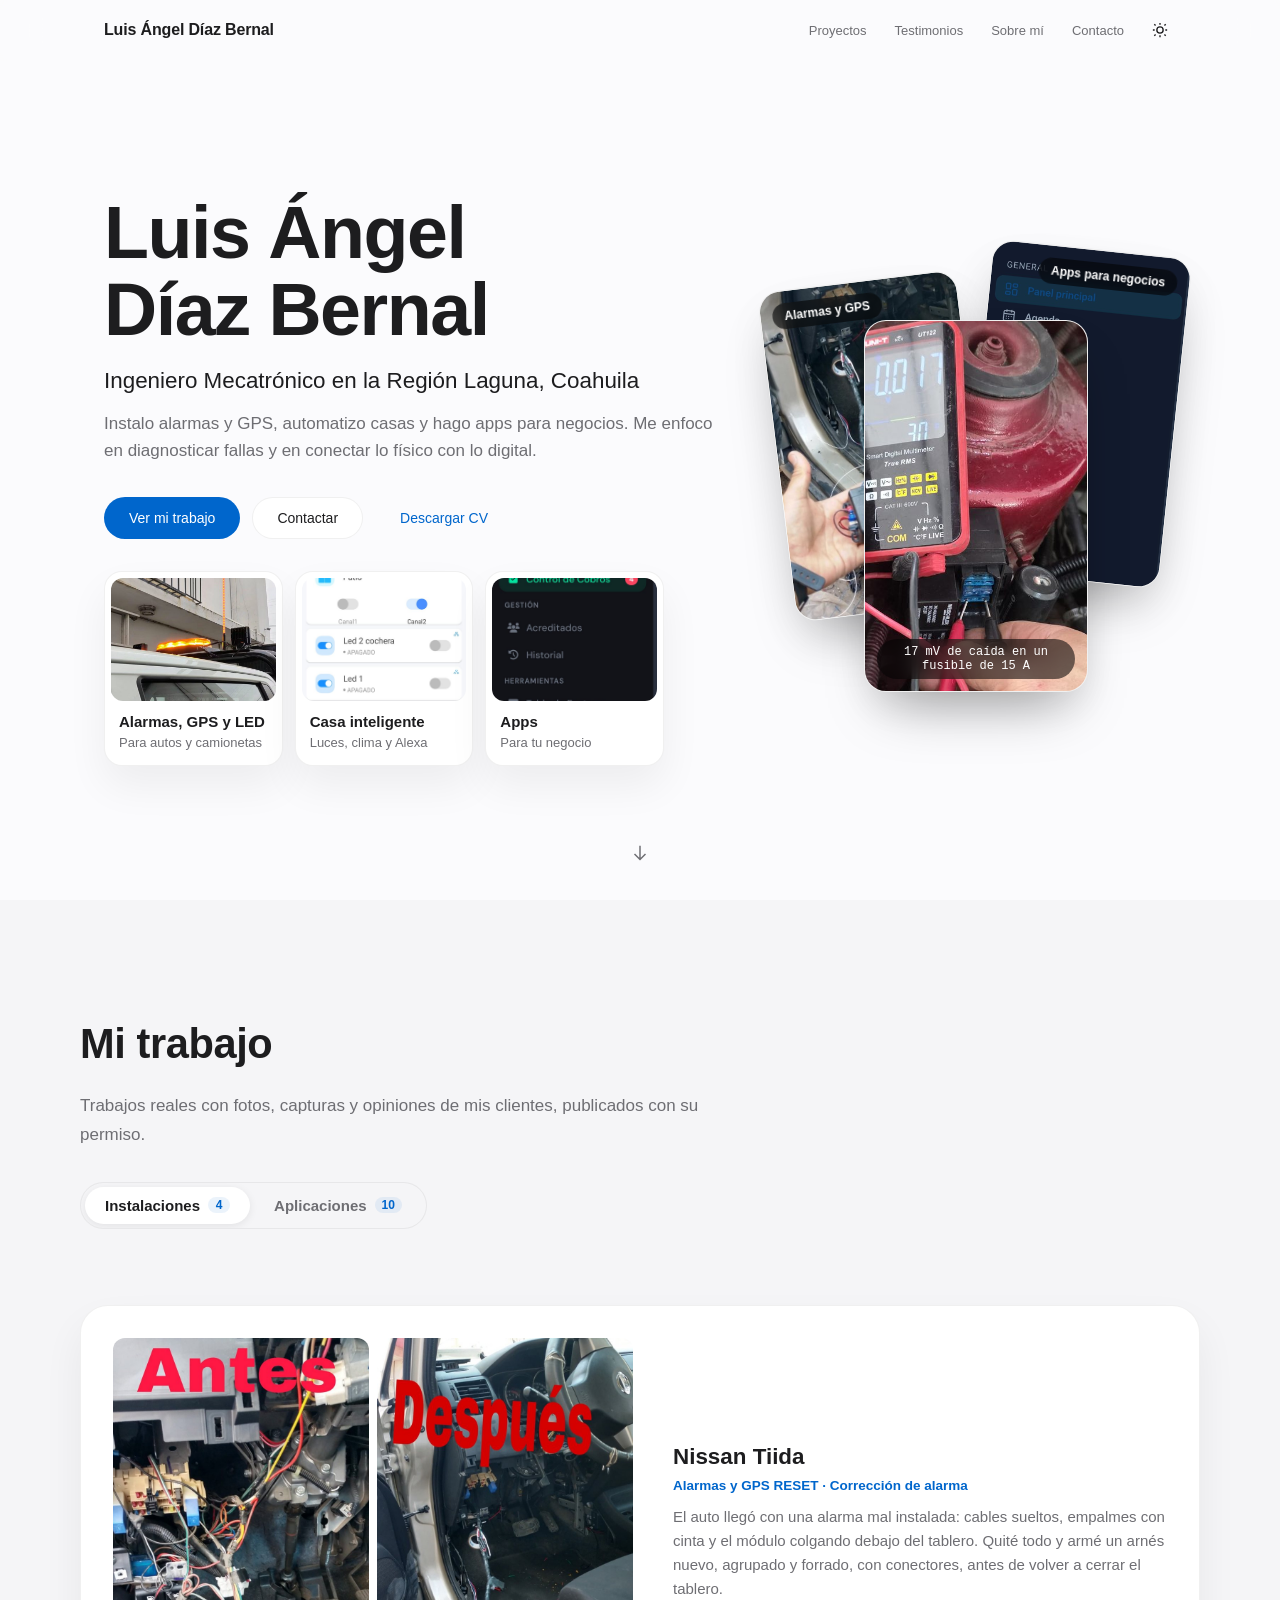
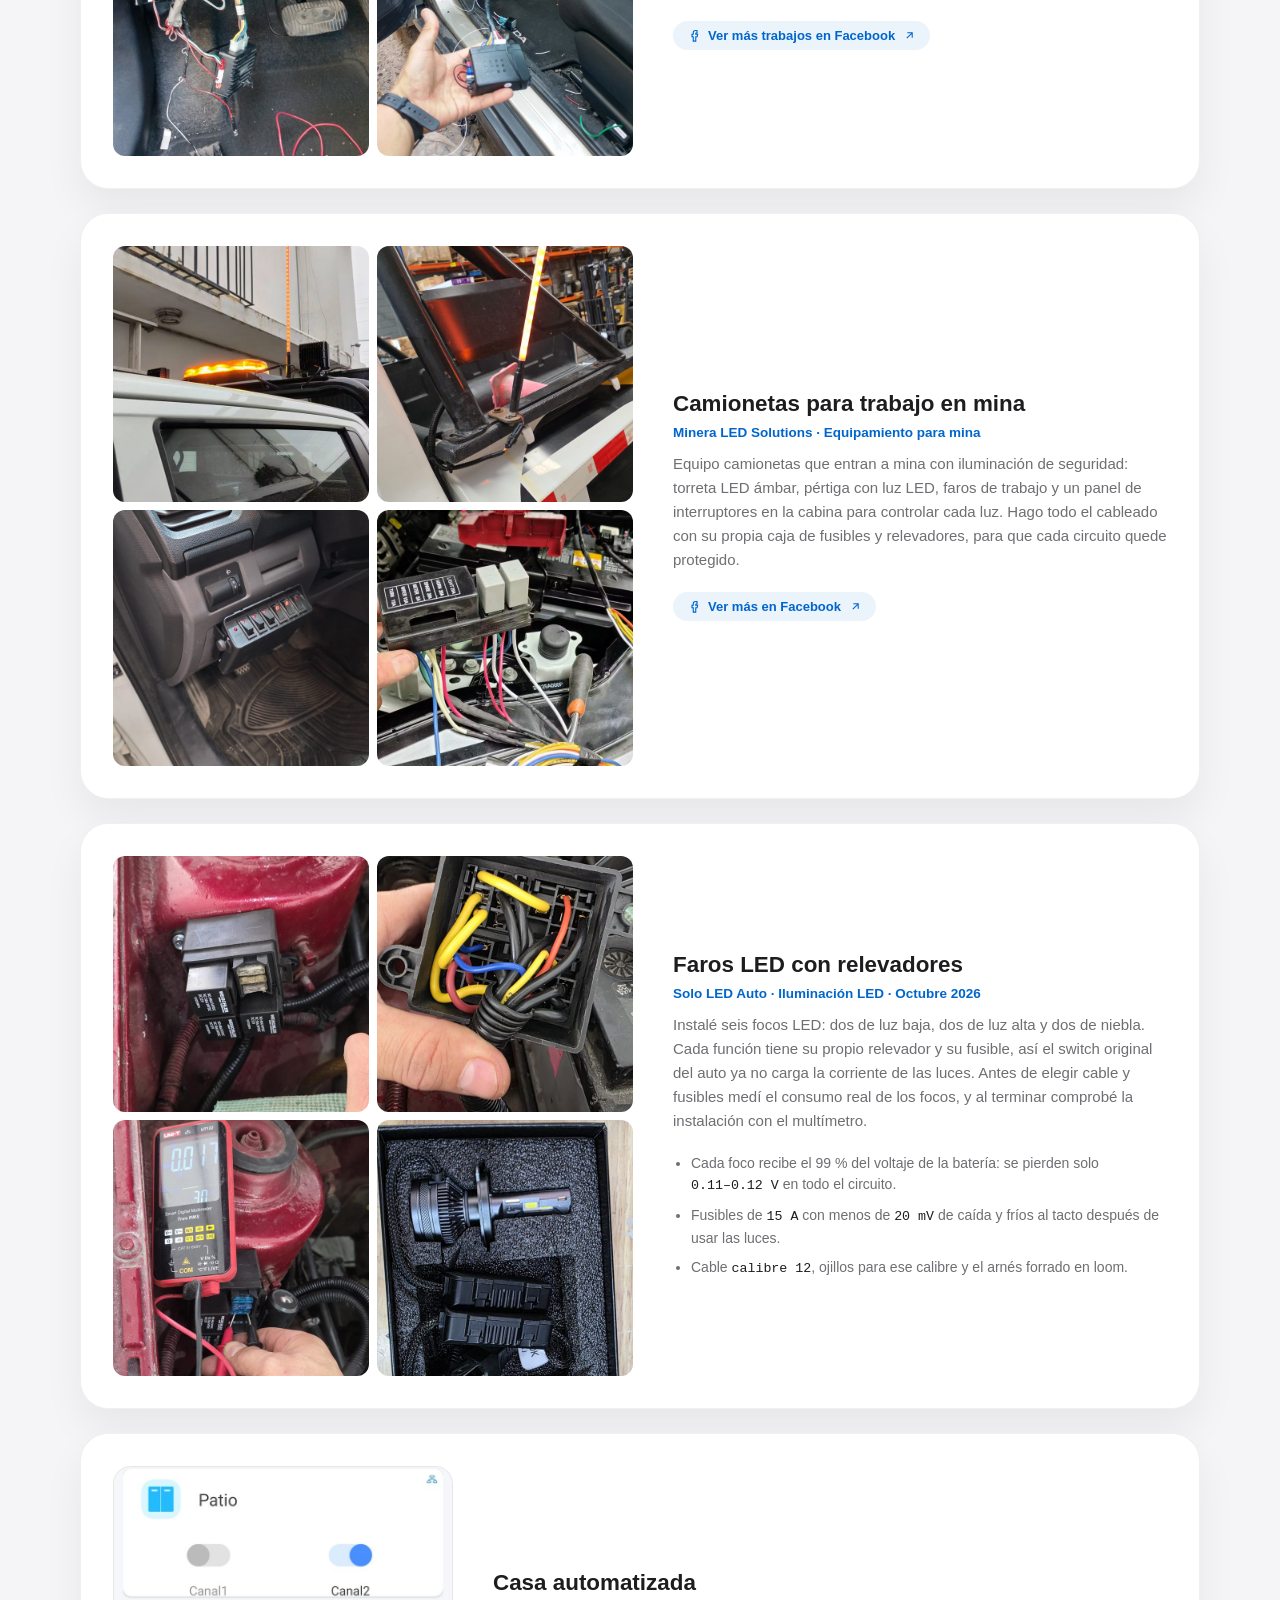
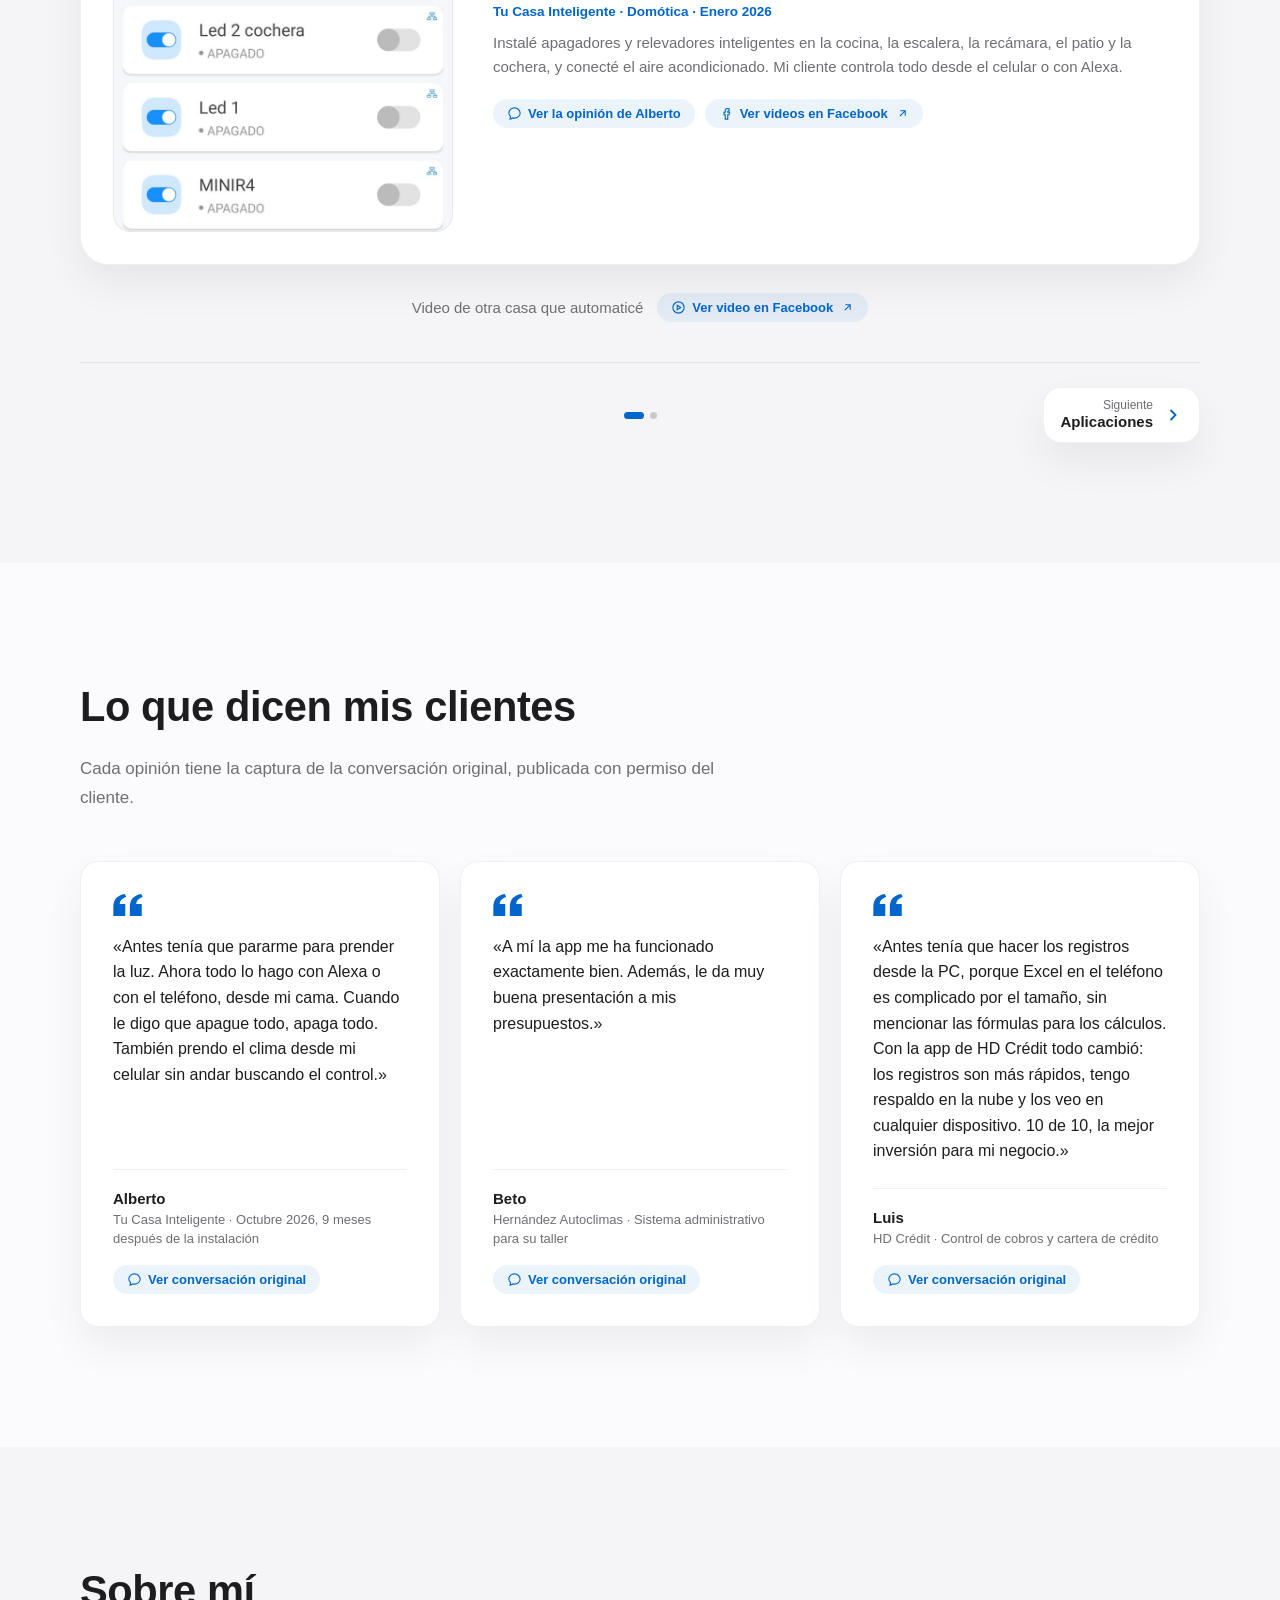
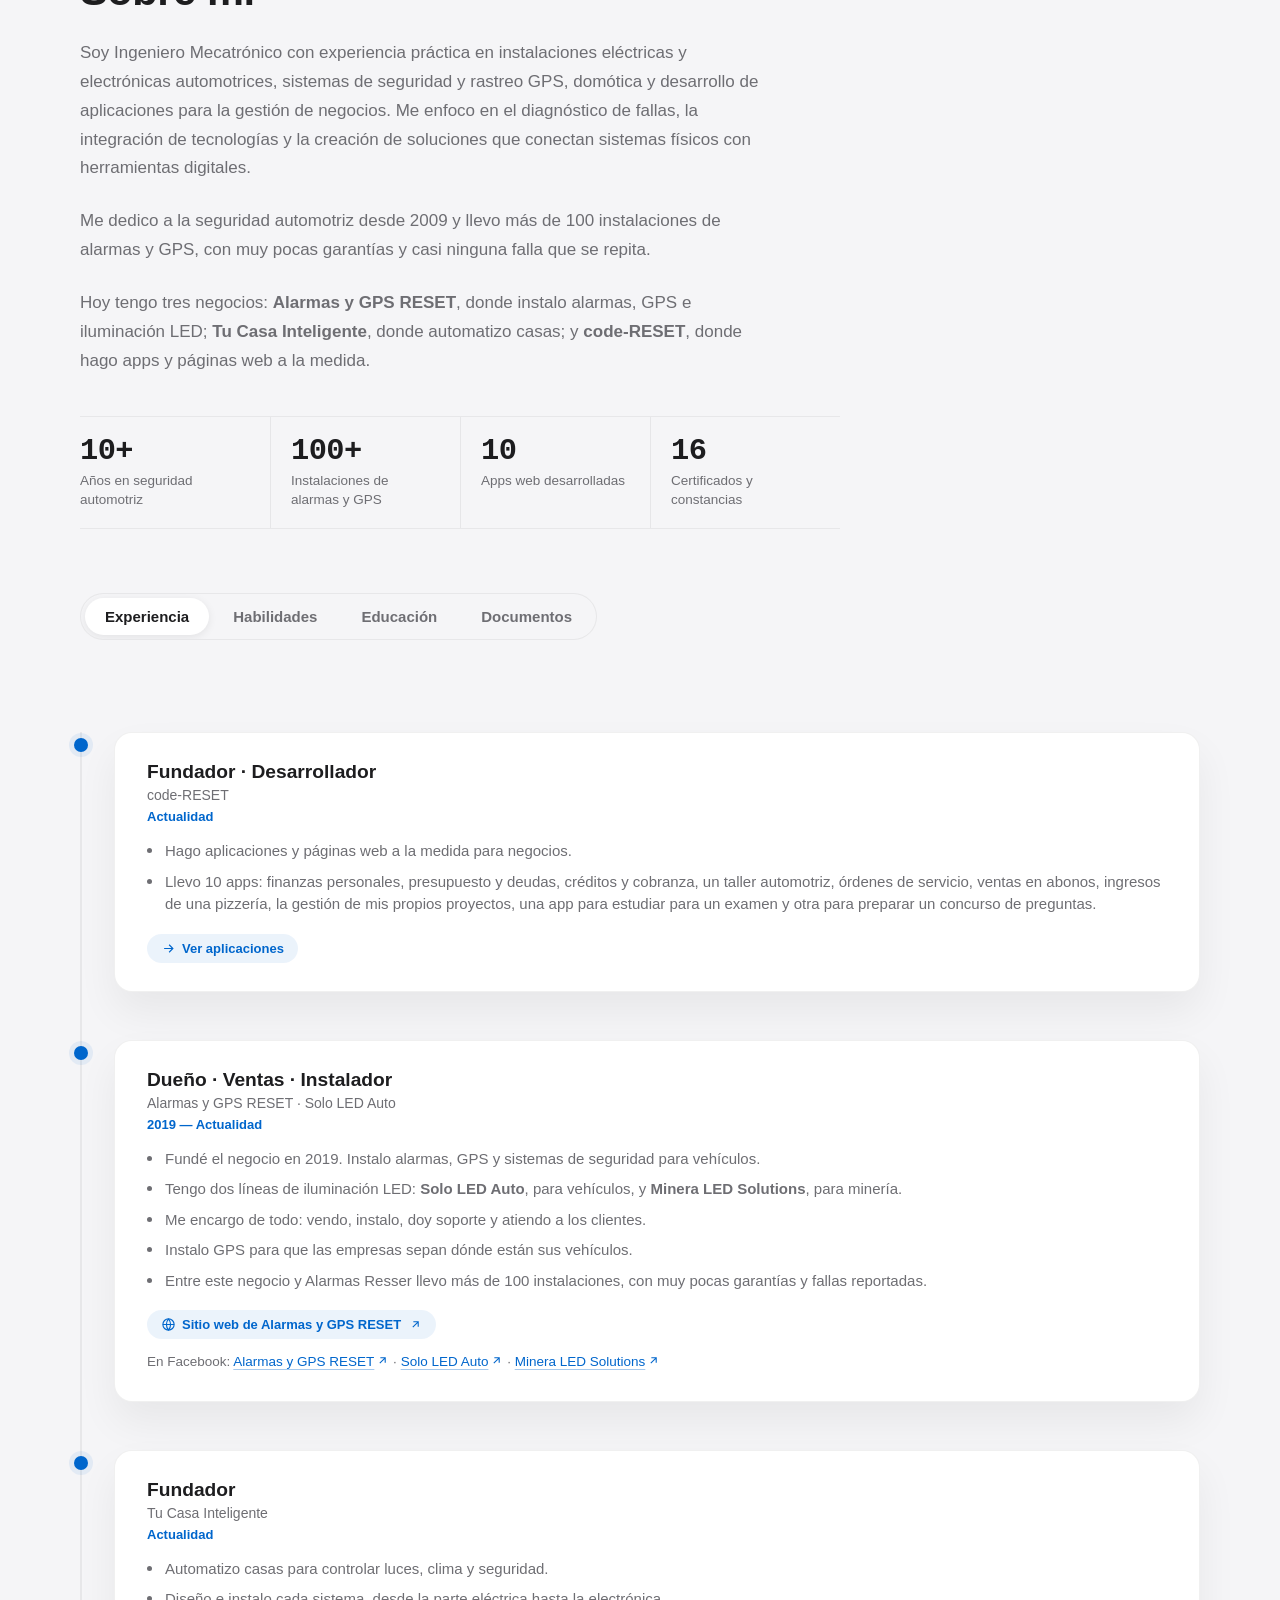
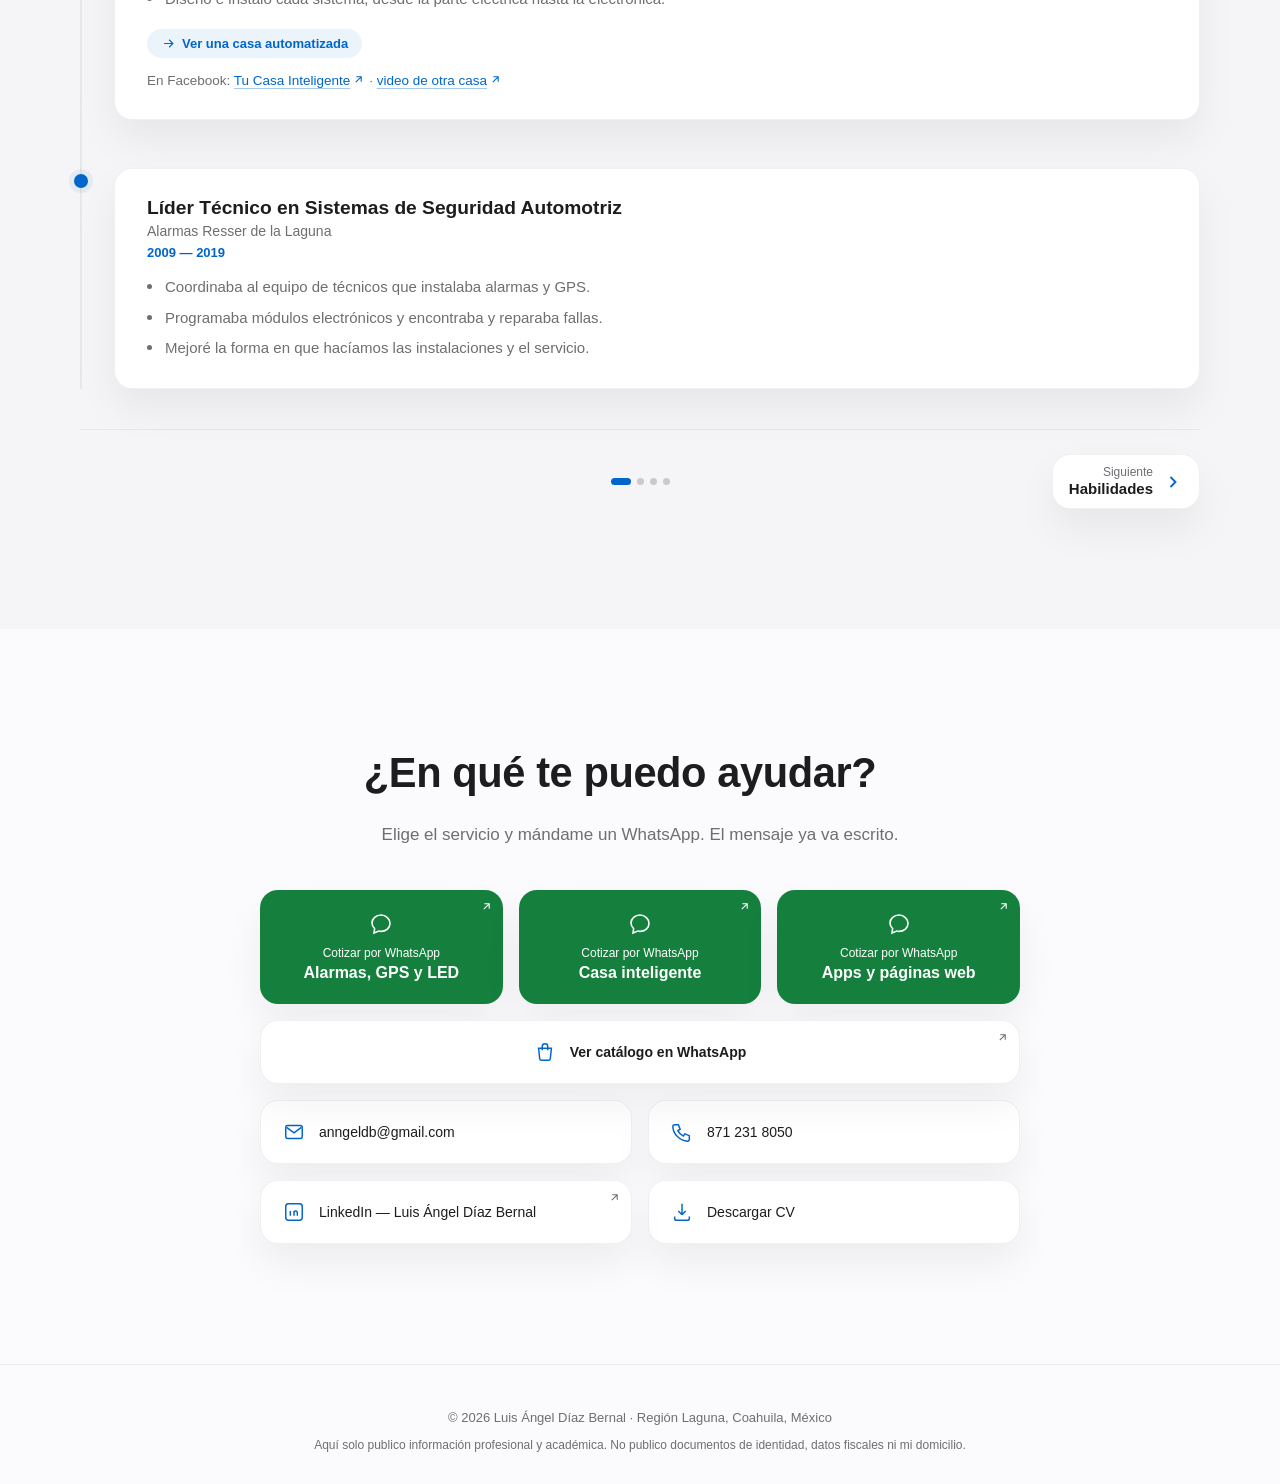
<file: index.html>
<!DOCTYPE html>
<html lang="es">
<head>
<meta charset="UTF-8">
<meta name="viewport" content="width=device-width, initial-scale=1.0">
<title>Luis Ángel Díaz Bernal — Portafolio profesional</title>
<meta name="description" content="Soy Ingeniero Mecatrónico en la Región Laguna: electrónica automotriz, seguridad y rastreo GPS, domótica y aplicaciones para negocios. Más de 10 años y más de 100 instalaciones.">
<link rel="canonical" href="https://code-reset.github.io/My-portafolio/">

<meta property="og:type" content="website">
<meta property="og:url" content="https://code-reset.github.io/My-portafolio/">
<meta property="og:title" content="Luis Ángel Díaz Bernal — Portafolio profesional">
<meta property="og:description" content="Soy Ingeniero Mecatrónico en la Región Laguna: electrónica automotriz, seguridad y rastreo GPS, domótica y aplicaciones para negocios. Más de 10 años y más de 100 instalaciones.">
<meta property="og:image" content="https://code-reset.github.io/My-portafolio/assets/og-image.jpg">
<meta property="og:image:width" content="1200">
<meta property="og:image:height" content="630">
<meta property="og:locale" content="es_MX">

<meta name="twitter:card" content="summary_large_image">
<meta name="twitter:title" content="Luis Ángel Díaz Bernal — Portafolio profesional">
<meta name="twitter:description" content="Soy Ingeniero Mecatrónico en la Región Laguna: electrónica automotriz, seguridad y rastreo GPS, domótica y aplicaciones para negocios. Más de 10 años y más de 100 instalaciones.">
<meta name="twitter:image" content="https://code-reset.github.io/My-portafolio/assets/og-image.jpg">

<link rel="icon" href="assets/favicon.svg" type="image/svg+xml">
<link rel="stylesheet" href="css/styles.css?v=202611120410">

<script type="application/ld+json">
{
  "@context": "https://schema.org",
  "@type": "Person",
  "name": "Luis Ángel Díaz Bernal",
  "jobTitle": "Ingeniero Mecatrónico",
  "url": "https://code-reset.github.io/My-portafolio/",
  "image": "https://code-reset.github.io/My-portafolio/assets/og-image.jpg",
  "address": { "@type": "PostalAddress", "addressRegion": "Coahuila", "addressCountry": "MX" },
  "alumniOf": { "@type": "CollegeOrUniversity", "name": "Universidad Autónoma de la Laguna" },
  "knowsAbout": ["Seguridad automotriz", "Rastreo GPS", "Domótica", "Automatización", "Desarrollo web"],
  "worksFor": [
    { "@type": "Organization", "name": "code-RESET" },
    { "@type": "Organization", "name": "Alarmas y GPS RESET", "url": "https://code-reset.github.io/Site/" },
    { "@type": "Organization", "name": "Tu Casa Inteligente" }
  ],
  "sameAs": ["https://www.linkedin.com/in/luis-%C3%A1ngel-d%C3%ADaz-bernal-34109314a"]
}
</script>
</head>
<body>

<nav id="navbar" class="navbar">
  <div class="navbar-inner">
    <a href="#top" class="nav-logo" aria-label="Inicio">Luis Ángel Díaz Bernal</a>
    <button class="nav-toggle" id="navToggle" aria-label="Abrir menú" aria-expanded="false">
      <span></span><span></span><span></span>
    </button>
    <ul class="nav-links" id="navLinks">
      <li><a href="#trabajo">Proyectos</a></li>
      <li><a href="#testimonios">Testimonios</a></li>
      <li><a href="#perfil">Sobre mí</a></li>
      <li><a href="#contacto">Contacto</a></li>
    </ul>
    <button class="theme-toggle" id="themeToggle" aria-label="Cambiar tema">
      <svg class="icon-sun" viewBox="0 0 24 24" fill="none" stroke="currentColor" stroke-width="1.8"><circle cx="12" cy="12" r="4.2"/><path d="M12 2.5v2.4M12 19.1v2.4M4.4 4.4l1.7 1.7M17.9 17.9l1.7 1.7M2.5 12h2.4M19.1 12h2.4M4.4 19.6l1.7-1.7M17.9 6.1l1.7-1.7"/></svg>
      <svg class="icon-moon" viewBox="0 0 24 24" fill="none" stroke="currentColor" stroke-width="1.8"><path d="M20 14.5A8.5 8.5 0 1 1 9.5 4a6.8 6.8 0 0 0 10.5 10.5Z"/></svg>
    </button>
  </div>
</nav>

<main id="top">

  <!-- HERO -->
  <section class="hero">
    <div class="hero-content reveal">
      <h1 class="hero-title">Luis Ángel<br>Díaz Bernal</h1>
      <p class="hero-subtitle">Ingeniero Mecatrónico en la Región Laguna, Coahuila</p>
      <p class="hero-lede">Instalo alarmas y GPS, automatizo casas y hago apps para negocios. Me enfoco en diagnosticar fallas y en conectar lo físico con lo digital.</p>
      <div class="hero-actions">
        <a href="#trabajo" class="btn btn-primary">Ver mi trabajo</a>
        <a href="#contacto" class="btn btn-secondary">Contactar</a>
        <a href="assets/documents/luis-diaz-bernal-cv.pdf" class="btn btn-ghost" download>Descargar CV</a>
      </div>
      <nav class="hero-tiles" id="servicios" aria-label="Servicios">
        <a class="hero-tile" href="#instalaciones"><img src="assets/projects/led-minero-torreta.jpg" alt="" width="640" height="640" loading="eager"><strong>Alarmas, GPS y LED</strong><span>Para autos y camionetas</span></a>
        <a class="hero-tile" href="#caso-casa"><img src="assets/projects/casa-alberto-app.jpg" alt="" width="720" height="776" loading="eager"><strong>Casa inteligente</strong><span>Luces, clima y Alexa</span></a>
        <a class="hero-tile" href="#proyectos"><img src="assets/projects/hdcredit-menu.jpg" alt="" width="720" height="1280" loading="eager"><strong>Apps</strong><span>Para tu negocio</span></a>
      </nav>
    </div>
    <div class="hero-visual" aria-hidden="true" hidden>
      <figure class="hero-shot hero-shot--left">
        <img width="484" height="806" src="assets/projects/hero-alarma.jpg" alt="" loading="lazy">
        <figcaption>Alarmas y GPS</figcaption>
      </figure>
      <figure class="hero-shot hero-shot--right">
        <img width="720" height="1293" src="assets/projects/autoclimas-menu.jpg" alt="" loading="lazy">
        <figcaption>Apps para negocios</figcaption>
      </figure>
      <figure class="hero-shot hero-shot--front hero-shot--photo">
        <img width="640" height="640" src="assets/projects/faros-led-medicion.jpg" alt="" loading="lazy">
        <figcaption>17 mV de caída en un fusible de 15 A</figcaption>
      </figure>
    </div>
    <a href="#trabajo" class="scroll-cue" aria-label="Desplazarse hacia abajo">
      <svg viewBox="0 0 24 24" fill="none" stroke="currentColor" stroke-width="1.6"><path d="M12 4v15M6 13l6 6 6-6"/></svg>
    </a>
  </section>

  <!-- PROYECTOS (pestañas: instalaciones y aplicaciones) -->
  <section id="trabajo" class="section alt">
    <div class="section-inner">
      <h2 class="section-title reveal">Mi trabajo</h2>
      <p class="section-text reveal">Trabajos reales con fotos, capturas y opiniones de mis clientes, publicados con su permiso.</p>

      <div class="tabs" data-tabs>
      <div class="tablist reveal" role="tablist" aria-label="Tipo de proyecto">
        <button type="button" role="tab" class="tab" id="tab-instalaciones" aria-controls="instalaciones">Instalaciones <span class="tab-count">4</span></button>
        <button type="button" role="tab" class="tab" id="tab-proyectos" aria-controls="proyectos">Aplicaciones <span class="tab-count" data-count="apps">10</span></button>
      </div>
      <div class="tabpanel" role="tabpanel" id="instalaciones" aria-labelledby="tab-instalaciones" tabindex="0">
        <article class="case-card case-card--pair reveal" id="caso-tiida">
          <div class="case-shots">
            <img width="720" height="1176" src="assets/projects/tiida-antes.jpg" alt="Antes: alarma mal instalada en un Nissan Tiida, con cables sueltos, empalmes con cinta y el módulo colgando bajo el tablero" loading="lazy">
            <img width="720" height="1176" src="assets/projects/tiida-despues.jpg" alt="Después: arnés nuevo de la alarma, agrupado y forrado, con el módulo listo para fijarse" loading="lazy">
          </div>
          <div class="case-info">
            <h3>Nissan Tiida</h3>
            <p class="project-tag">Alarmas y GPS RESET · Corrección de alarma</p>
            <p>El auto llegó con una alarma mal instalada: cables sueltos, empalmes con cinta y el módulo colgando debajo del tablero. Quité todo y armé un arnés nuevo, agrupado y forrado, con conectores, antes de volver a cerrar el tablero.</p>
            <a class="timeline-link" href="https://www.facebook.com/share/1BoFfihjWY/" target="_blank" rel="noopener">
              <svg viewBox="0 0 24 24" fill="none" stroke="currentColor" stroke-width="1.8"><path d="M14 8h2V4h-2.5A3.5 3.5 0 0 0 10 7.5V10H8v4h2v7h4v-7h2.2l.8-4H14V8.5a.5.5 0 0 1 .5-.5Z"/></svg>
              Ver más trabajos en Facebook
            </a>
          </div>
        </article>

        <article class="case-card case-card--pair reveal" id="caso-minero">
          <div class="case-shots case-shots--grid">
            <img width="640" height="640" src="assets/projects/led-minero-torreta.jpg" alt="Torreta LED ámbar, faro de trabajo y pértiga LED montados en el techo de una camioneta" loading="lazy">
            <img width="640" height="640" src="assets/projects/led-minero-pertiga.jpg" alt="Pértiga LED encendida, atornillada al barandal con su conector" loading="lazy">
            <img width="640" height="640" src="assets/projects/led-minero-panel.jpg" alt="Panel de interruptores con indicadores instalado bajo el tablero" loading="lazy">
            <img width="640" height="640" src="assets/projects/led-minero-fusibles.jpg" alt="Caja de fusibles y relevadores para las luces, durante el cableado en el cofre" loading="lazy">
          </div>
          <div class="case-info">
            <h3>Camionetas para trabajo en mina</h3>
            <p class="project-tag">Minera LED Solutions · Equipamiento para mina</p>
            <p>Equipo camionetas que entran a mina con iluminación de seguridad: torreta LED ámbar, pértiga con luz LED, faros de trabajo y un panel de interruptores en la cabina para controlar cada luz. Hago todo el cableado con su propia caja de fusibles y relevadores, para que cada circuito quede protegido.</p>
            <a class="timeline-link" href="https://www.facebook.com/share/1HpNSt2PFw/" target="_blank" rel="noopener">
              <svg viewBox="0 0 24 24" fill="none" stroke="currentColor" stroke-width="1.8"><path d="M14 8h2V4h-2.5A3.5 3.5 0 0 0 10 7.5V10H8v4h2v7h4v-7h2.2l.8-4H14V8.5a.5.5 0 0 1 .5-.5Z"/></svg>
              Ver más en Facebook
            </a>
          </div>
        </article>

        <article class="case-card case-card--pair reveal" id="caso-faros-led">
          <div class="case-shots case-shots--grid">
            <img width="640" height="640" src="assets/projects/faros-led-caja.jpg" alt="Caja con tres relevadores y tres fusibles montada en el cofre, junto a la batería" loading="lazy">
            <img width="640" height="640" src="assets/projects/faros-led-cableado.jpg" alt="Parte trasera de la caja de relevadores con el cableado terminado y la salida protegida en loom" loading="lazy">
            <img width="640" height="640" src="assets/projects/faros-led-medicion.jpg" alt="Multímetro midiendo 17 milivolts de caída en un fusible de 15 amperes con las luces encendidas" loading="lazy">
            <img width="640" height="640" src="assets/projects/faros-led-kit.jpg" alt="Kit de focos LED H4 con ventilador y sus módulos driver" loading="lazy">
          </div>
          <div class="case-info">
            <h3>Faros LED con relevadores</h3>
            <p class="project-tag">Solo LED Auto · Iluminación LED · Octubre 2026</p>
            <p>Instalé seis focos LED: dos de luz baja, dos de luz alta y dos de niebla. Cada función tiene su propio relevador y su fusible, así el switch original del auto ya no carga la corriente de las luces. Antes de elegir cable y fusibles medí el consumo real de los focos, y al terminar comprobé la instalación con el multímetro.</p>
            <ul class="case-facts">
              <li>Cada foco recibe el 99 % del voltaje de la batería: se pierden solo <span class="reading">0.11–0.12 V</span> en todo el circuito.</li>
              <li>Fusibles de <span class="reading">15 A</span> con menos de <span class="reading">20 mV</span> de caída y fríos al tacto después de usar las luces.</li>
              <li>Cable <span class="reading">calibre 12</span>, ojillos para ese calibre y el arnés forrado en loom.</li>
            </ul>
          </div>
        </article>

        <article class="case-card reveal" id="caso-casa">
          <div class="case-shot">
            <img width="720" height="776" src="assets/projects/casa-alberto-app.jpg" alt="App de la casa de Alberto con los apagadores del patio, las luces LED de la cochera y un relevador inteligente" loading="lazy">
          </div>
          <div class="case-info">
            <h3>Casa automatizada</h3>
            <p class="project-tag">Tu Casa Inteligente · Domótica · Enero 2026</p>
            <p>Instalé apagadores y relevadores inteligentes en la cocina, la escalera, la recámara, el patio y la cochera, y conecté el aire acondicionado. Mi cliente controla todo desde el celular o con Alexa.</p>
            <div class="timeline-links case-links">
              <a class="timeline-link" href="#testimonios">
                <svg viewBox="0 0 24 24" fill="none" stroke="currentColor" stroke-width="1.8"><path d="M12 3C7 3 3 6.6 3 11c0 2.2 1 4.1 2.6 5.5L5 21l4.8-1.9c.7.2 1.4.3 2.2.3 5 0 9-3.6 9-8S17 3 12 3Z"/></svg>
                Ver la opinión de Alberto
              </a>
            <a class="timeline-link" href="https://www.facebook.com/share/1HGwCEp49C/" target="_blank" rel="noopener">
              <svg viewBox="0 0 24 24" fill="none" stroke="currentColor" stroke-width="1.8"><path d="M14 8h2V4h-2.5A3.5 3.5 0 0 0 10 7.5V10H8v4h2v7h4v-7h2.2l.8-4H14V8.5a.5.5 0 0 1 .5-.5Z"/></svg>
              Ver videos en Facebook
            </a>
            </div>
          </div>
        </article>
        <div class="more-work reveal">
          <p>Video de otra casa que automaticé</p>
          <a class="timeline-link" href="https://www.facebook.com/share/v/1HAhtJ67kC/" target="_blank" rel="noopener">
            <svg viewBox="0 0 24 24" fill="none" stroke="currentColor" stroke-width="1.8"><circle cx="12" cy="12" r="9"/><path d="m10 8.5 5.5 3.5-5.5 3.5Z"/></svg>
            Ver video en Facebook
          </a>
        </div>
      </div>
      <div class="tabpanel" role="tabpanel" id="proyectos" aria-labelledby="tab-proyectos" tabindex="0">
        <p class="section-text reveal">Estas son apps que hice para clientes y para mis propios negocios. Funcionan en el navegador y varias se instalan en el celular. En las capturas no se ven datos de mis clientes.</p>

        <div class="projects-grid" id="appsGrid" data-page-size="6" aria-live="polite"></div>
        <nav class="pagination" id="appsPagination" hidden></nav>
        <noscript><p class="section-text">Activa JavaScript para ver las aplicaciones.</p></noscript>
      </div>
      </div>
    </div>
  </section>

  <!-- TESTIMONIOS -->
  <section id="testimonios" class="section">
    <div class="section-inner">
      <h2 class="section-title reveal">Lo que dicen mis clientes</h2>
      <p class="section-text reveal">Cada opinión tiene la captura de la conversación original, publicada con permiso del cliente.</p>
      <div class="testimonials-grid">
        <figure class="testimonial reveal">
          <svg class="testimonial-mark" viewBox="0 0 32 24" aria-hidden="true"><path d="M0 24V14C0 6 4.5 1.3 12.5 0l1.5 3.4C9.4 4.8 7.3 7.6 7 11h6v13H0Zm18 0V14c0-8 4.5-12.7 12.5-14L32 3.4C27.4 4.8 25.3 7.6 25 11h6v13H18Z"/></svg>
          <blockquote>«Antes tenía que pararme para prender la luz. Ahora todo lo hago con Alexa o con el teléfono, desde mi cama. Cuando le digo que apague todo, apaga todo. También prendo el clima desde mi celular sin andar buscando el control.»</blockquote>
          <figcaption>
            <span class="testimonial-name">Alberto</span>
            <span class="testimonial-ctx">Tu Casa Inteligente · Octubre 2026, 9 meses después de la instalación</span>
            <a class="timeline-link" href="assets/testimonios/alberto-chat.jpg" target="_blank" data-title="Conversación original con Alberto" data-meta="Tu Casa Inteligente · captura publicada con su permiso" rel="noopener">
              <svg viewBox="0 0 24 24" fill="none" stroke="currentColor" stroke-width="1.8"><path d="M12 3C7 3 3 6.6 3 11c0 2.2 1 4.1 2.6 5.5L5 21l4.8-1.9c.7.2 1.4.3 2.2.3 5 0 9-3.6 9-8S17 3 12 3Z"/></svg>
              Ver conversación original
            </a>
          </figcaption>
        </figure>
        <figure class="testimonial reveal">
          <svg class="testimonial-mark" viewBox="0 0 32 24" aria-hidden="true"><path d="M0 24V14C0 6 4.5 1.3 12.5 0l1.5 3.4C9.4 4.8 7.3 7.6 7 11h6v13H0Zm18 0V14c0-8 4.5-12.7 12.5-14L32 3.4C27.4 4.8 25.3 7.6 25 11h6v13H18Z"/></svg>
          <blockquote>«A mí la app me ha funcionado exactamente bien. Además, le da muy buena presentación a mis presupuestos.»</blockquote>
          <figcaption>
            <span class="testimonial-name">Beto</span>
            <span class="testimonial-ctx">Hernández Autoclimas · Sistema administrativo para su taller</span>
            <a class="timeline-link" href="assets/testimonios/beto-chat.jpg" target="_blank" data-title="Conversación original con Beto" data-meta="Hernández Autoclimas · captura publicada con su permiso" rel="noopener">
              <svg viewBox="0 0 24 24" fill="none" stroke="currentColor" stroke-width="1.8"><path d="M12 3C7 3 3 6.6 3 11c0 2.2 1 4.1 2.6 5.5L5 21l4.8-1.9c.7.2 1.4.3 2.2.3 5 0 9-3.6 9-8S17 3 12 3Z"/></svg>
              Ver conversación original
            </a>
          </figcaption>
        </figure>
        <figure class="testimonial reveal">
          <svg class="testimonial-mark" viewBox="0 0 32 24" aria-hidden="true"><path d="M0 24V14C0 6 4.5 1.3 12.5 0l1.5 3.4C9.4 4.8 7.3 7.6 7 11h6v13H0Zm18 0V14c0-8 4.5-12.7 12.5-14L32 3.4C27.4 4.8 25.3 7.6 25 11h6v13H18Z"/></svg>
          <blockquote>«Antes tenía que hacer los registros desde la PC, porque Excel en el teléfono es complicado por el tamaño, sin mencionar las fórmulas para los cálculos. Con la app de HD Crédit todo cambió: los registros son más rápidos, tengo respaldo en la nube y los veo en cualquier dispositivo. 10 de 10, la mejor inversión para mi negocio.»</blockquote>
          <figcaption>
            <span class="testimonial-name">Luis</span>
            <span class="testimonial-ctx">HD Crédit · Control de cobros y cartera de crédito</span>
            <a class="timeline-link" href="assets/testimonios/hdcredit-chat.jpg" target="_blank" data-title="Conversación original con Luis" data-meta="HD Crédit · captura publicada con su permiso" rel="noopener">
              <svg viewBox="0 0 24 24" fill="none" stroke="currentColor" stroke-width="1.8"><path d="M12 3C7 3 3 6.6 3 11c0 2.2 1 4.1 2.6 5.5L5 21l4.8-1.9c.7.2 1.4.3 2.2.3 5 0 9-3.6 9-8S17 3 12 3Z"/></svg>
              Ver conversación original
            </a>
          </figcaption>
        </figure>
      </div>
    </div>
  </section>

  <!-- SOBRE MÍ (perfil + pestañas: experiencia, habilidades, educación, documentos) -->
  <section id="perfil" class="section alt">
    <div class="section-inner">
      <h2 class="section-title reveal">Sobre mí</h2>
      <div class="about-intro">
        <p class="section-text reveal">Soy Ingeniero Mecatrónico con experiencia práctica en instalaciones eléctricas y electrónicas automotrices, sistemas de seguridad y rastreo GPS, domótica y desarrollo de aplicaciones para la gestión de negocios. Me enfoco en el diagnóstico de fallas, la integración de tecnologías y la creación de soluciones que conectan sistemas físicos con herramientas digitales.</p>
        <p class="section-text reveal">Me dedico a la seguridad automotriz desde 2009 y llevo más de 100 instalaciones de alarmas y GPS, con muy pocas garantías y casi ninguna falla que se repita.</p>
        <p class="section-text reveal">Hoy tengo tres negocios: <strong>Alarmas y GPS RESET</strong>, donde instalo alarmas, GPS e iluminación LED; <strong>Tu Casa Inteligente</strong>, donde automatizo casas; y <strong class="nowrap">code-RESET</strong>, donde hago apps y páginas web a la medida.</p>
        <dl class="readout reveal">
          <div><dt>Años en seguridad automotriz</dt><dd>10+</dd></div>
          <div><dt>Instalaciones de alarmas y GPS</dt><dd>100+</dd></div>
          <div><dt>Apps web desarrolladas</dt><dd data-count="apps">10</dd></div>
          <div><dt>Certificados y constancias</dt><dd data-count="docs">16</dd></div>
        </dl>
      </div>

      <div class="tabs about-tabs" data-tabs>
      <div class="tablist reveal" role="tablist" aria-label="Más sobre mí">
        <button type="button" role="tab" class="tab" id="tab-experiencia" aria-controls="experiencia">Experiencia</button>
        <button type="button" role="tab" class="tab" id="tab-habilidades" aria-controls="habilidades">Habilidades</button>
        <button type="button" role="tab" class="tab" id="tab-educacion" aria-controls="educacion">Educación</button>
        <button type="button" role="tab" class="tab" id="tab-documentos" aria-controls="documentos">Documentos</button>
      </div>
      <div class="tabpanel" role="tabpanel" id="experiencia" aria-labelledby="tab-experiencia" tabindex="0">
        <div class="timeline">
          <div class="timeline-item reveal">
            <div class="timeline-dot"></div>
            <div class="timeline-card">
              <h3>Fundador · Desarrollador</h3>
              <p class="timeline-org">code-RESET</p>
              <span class="timeline-date">Actualidad</span>
              <ul>
                <li>Hago aplicaciones y páginas web a la medida para negocios.</li>
                <li>Llevo <span data-count="apps">10</span> apps: finanzas personales, presupuesto y deudas, créditos y cobranza, un taller automotriz, órdenes de servicio, ventas en abonos, ingresos de una pizzería, la gestión de mis propios proyectos, una app para estudiar para un examen y otra para preparar un concurso de preguntas.</li>
              </ul>
              <div class="timeline-links">
                <a class="timeline-link" href="#proyectos">
                  <svg viewBox="0 0 24 24" fill="none" stroke="currentColor" stroke-width="1.8"><path d="M5 12h14M13 6l6 6-6 6"/></svg>
                  Ver aplicaciones
                </a>
              </div>
            </div>
          </div>
          <div class="timeline-item reveal">
            <div class="timeline-dot"></div>
            <div class="timeline-card">
              <h3>Dueño · Ventas · Instalador</h3>
              <p class="timeline-org">Alarmas y GPS RESET · Solo LED Auto</p>
              <span class="timeline-date">2019 — Actualidad</span>
              <ul>
                <li>Fundé el negocio en 2019. Instalo alarmas, GPS y sistemas de seguridad para vehículos.</li>
                <li>Tengo dos líneas de iluminación LED: <strong>Solo LED Auto</strong>, para vehículos, y <strong>Minera LED Solutions</strong>, para minería.</li>
                <li>Me encargo de todo: vendo, instalo, doy soporte y atiendo a los clientes.</li>
                <li>Instalo GPS para que las empresas sepan dónde están sus vehículos.</li>
                <li>Entre este negocio y Alarmas Resser llevo más de 100 instalaciones, con muy pocas garantías y fallas reportadas.</li>
              </ul>
              <div class="timeline-links">
                <a class="timeline-link" href="https://code-reset.github.io/Site/" target="_blank" rel="noopener">
                  <svg viewBox="0 0 24 24" fill="none" stroke="currentColor" stroke-width="1.8"><circle cx="12" cy="12" r="9"/><path d="M3 12h18M12 3a14 14 0 0 1 0 18M12 3a14 14 0 0 0 0 18"/></svg>
                  Sitio web de Alarmas y GPS RESET
                </a>
                <p class="more-links">En Facebook: <a href="https://www.facebook.com/share/1BoFfihjWY/" target="_blank" rel="noopener">Alarmas y GPS RESET</a> · <a href="https://www.facebook.com/share/1Be4MWs5gu/" target="_blank" rel="noopener">Solo LED Auto</a> · <a href="https://www.facebook.com/share/1HpNSt2PFw/" target="_blank" rel="noopener">Minera LED Solutions</a></p>
              </div>
            </div>
          </div>
          <div class="timeline-item reveal">
            <div class="timeline-dot"></div>
            <div class="timeline-card">
              <h3>Fundador</h3>
              <p class="timeline-org">Tu Casa Inteligente</p>
              <span class="timeline-date">Actualidad</span>
              <ul>
                <li>Automatizo casas para controlar luces, clima y seguridad.</li>
                <li>Diseño e instalo cada sistema, desde la parte eléctrica hasta la electrónica.</li>
              </ul>
              <div class="timeline-links">
                <a class="timeline-link" href="#caso-casa">
                  <svg viewBox="0 0 24 24" fill="none" stroke="currentColor" stroke-width="1.8"><path d="M5 12h14M13 6l6 6-6 6"/></svg>
                  Ver una casa automatizada
                </a>
                <p class="more-links">En Facebook: <a href="https://www.facebook.com/share/1HGwCEp49C/" target="_blank" rel="noopener">Tu Casa Inteligente</a> · <a href="https://www.facebook.com/share/v/1HAhtJ67kC/" target="_blank" rel="noopener">video de otra casa</a></p>
              </div>
            </div>
          </div>
          <div class="timeline-item reveal">
            <div class="timeline-dot"></div>
            <div class="timeline-card">
              <h3>Líder Técnico en Sistemas de Seguridad Automotriz</h3>
              <p class="timeline-org">Alarmas Resser de la Laguna</p>
              <span class="timeline-date">2009 — 2019</span>
              <ul>
                <li>Coordinaba al equipo de técnicos que instalaba alarmas y GPS.</li>
                <li>Programaba módulos electrónicos y encontraba y reparaba fallas.</li>
                <li>Mejoré la forma en que hacíamos las instalaciones y el servicio.</li>
              </ul>
            </div>
          </div>
        </div>
      </div>
      <div class="tabpanel" role="tabpanel" id="habilidades" aria-labelledby="tab-habilidades" tabindex="0">
        <div class="skills-grid">
          <div class="skill-card reveal">
            <div class="skill-icon">
              <svg viewBox="0 0 24 24" fill="none" stroke="currentColor" stroke-width="1.6"><path d="M12 3 4 6v6c0 4.4 3.4 8.3 8 9 4.6-.7 8-4.6 8-9V6Z"/><path d="m9 12 2 2 4-4"/></svg>
            </div>
            <h3>Seguridad automotriz &amp; GPS</h3>
            <p>Alarmas, rastreo satelital GPS, inmovilizadores, sistemas por transpondedor e iluminación LED automotriz.</p>
          </div>
          <div class="skill-card reveal">
            <div class="skill-icon">
              <svg viewBox="0 0 24 24" fill="none" stroke="currentColor" stroke-width="1.6"><path d="M3 10.5 12 3l9 7.5V21H3z"/><path d="M9 21v-7h6v7"/></svg>
            </div>
            <h3>Casas inteligentes</h3>
            <p>Programo dispositivos y sensores para controlar luces, clima y seguridad en casas.</p>
          </div>
          <div class="skill-card reveal">
            <div class="skill-icon">
              <svg viewBox="0 0 24 24" fill="none" stroke="currentColor" stroke-width="1.6"><path d="m8 9-4 3 4 3M16 9l4 3-4 3M13 6l-2 12"/></svg>
            </div>
            <h3>Desarrollo Web &amp; Software</h3>
            <p>Hago apps y páginas web con <strong class="nowrap">code-RESET</strong>: con usuarios y contraseña, datos en la nube y que se pueden instalar en el celular.</p>
          </div>
          <div class="skill-card reveal">
            <div class="skill-icon">
              <svg viewBox="0 0 24 24" fill="none" stroke="currentColor" stroke-width="1.6"><path d="M13 2 3 14h7l-1 8 10-12h-7l1-8Z"/></svg>
            </div>
            <h3>Electricidad &amp; Electrónica</h3>
            <p>Diagnóstico y reparación, media y baja tensión, integración de módulos electrónicos, PLC.</p>
          </div>
          <div class="skill-card reveal">
            <div class="skill-icon">
              <svg viewBox="0 0 24 24" fill="none" stroke="currentColor" stroke-width="1.6"><rect x="3" y="4" width="18" height="12" rx="1.5"/><path d="M8 20h8M12 16v4"/></svg>
            </div>
            <h3>Software &amp; Herramientas</h3>
            <p>SolidWorks (tengo la certificación CAD Design Associate), Python básico, VBA, Office 365 y protocolos de comunicación.</p>
          </div>
          <div class="skill-card reveal">
            <div class="skill-icon">
              <svg viewBox="0 0 24 24" fill="none" stroke="currentColor" stroke-width="1.6"><path d="M17 20v-1.6a3.4 3.4 0 0 0-3.4-3.4H6.4A3.4 3.4 0 0 0 3 18.4V20"/><circle cx="9.7" cy="8.5" r="3.5"/><path d="M21 20v-1.6a3.4 3.4 0 0 0-2.6-3.3"/><path d="M15.2 5.1a3.5 3.5 0 0 1 0 6.7"/></svg>
            </div>
            <h3>Ventas &amp; Negociación</h3>
            <p>En mis negocios yo atiendo al cliente, cotizo y cierro la venta.</p>
          </div>
        </div>
      </div>
      <div class="tabpanel panel-narrow" role="tabpanel" id="educacion" aria-labelledby="tab-educacion" tabindex="0">

        <div class="edu-card reveal">
          <div class="edu-head">
            <h3>Ingeniería en Mecatrónica</h3>
            <span class="edu-date">2022 — 2025</span>
          </div>
          <p class="edu-org">Universidad Autónoma de la Laguna (UAL)</p>
          <p class="edu-desc">Titulado, con cédula profesional. En mi tesis, <em>«Propuesta e Implementación de Inmótica en la Facultad de Ingenierías»</em>, diseñé un sistema que automatiza la iluminación, el clima y la seguridad de la facultad para ahorrar energía.</p>
        </div>

        <div class="edu-card reveal">
          <div class="edu-head">
            <h3>Bachillerato Tecnológico</h3>
            <span class="edu-date">2003 — 2006</span>
          </div>
          <p class="edu-org">Área Físico-Matemáticas · Carrera: Computación</p>
          <p class="edu-desc">Ahí aprendí lo básico de programación, sistemas operativos, bases de datos y redes.</p>
        </div>

        <h3 class="sub-heading reveal">Formación complementaria</h3>
        <ul class="complementary-list reveal">
          <li>Cybersecurity and Privacy — Microsoft · Coursera (<a href="https://coursera.org/verify/31B9AFS5NMMH" target="_blank" rel="noopener">verificar</a>)</li>
          <li>SOLIDWORKS CAD Design Associate — Dassault Systèmes (<a href="https://cv.virtualtester.com/qr/?b=SLDWRKS&amp;i=C-AUXWCJGQ3T" target="_blank" rel="noopener">verificar</a>)</li>
          <li>Excel (100 horas) y Microcredencial ChatGPT — Skilling Center Tecmilenio (verificar <a href="https://www.credly.com/badges/4653a571-5a4c-4ad1-9916-687b2c087888" target="_blank" rel="noopener">Excel</a> y <a href="https://www.credly.com/go/qnLLeut9" target="_blank" rel="noopener">ChatGPT</a>)</li>
          <li>Reparación de Laptop (36 horas) — I.A.C.O.</li>
          <li>Moldes e Infusión de Fibra de Carbono — H. Carbón</li>
          <li>Electrónica automotriz y circuitos electrónicos — SEP · CECATI</li>
          <li>4 cursos de IA e IoT — Santander Open Academy, con contenido de MIT Professional Education y Microsoft &amp; Founderz</li>
        </ul>
        <p class="complementary-note reveal">Las constancias están en <a href="#documentos">Documentos</a>.</p>
      </div>
      <div class="tabpanel" role="tabpanel" id="documentos" aria-labelledby="tab-documentos" tabindex="0">
        <p class="section-text reveal">Aquí están mis certificados y constancias escaneados. Son copias para consulta: tapé datos personales, firmas y folios, y llevan marca de agua.</p>

        <div class="doc-more-wrap doc-toggle-wrap reveal">
          <button type="button" class="btn btn-primary" id="docMore" aria-expanded="false" aria-controls="docGrid">Ver mis <span data-count="docs">16</span> documentos</button>
        </div>
        <div class="doc-grid" id="docGrid" data-page-size="8" hidden></div>
        <nav class="pagination" id="docPagination" hidden></nav>
      </div>
      </div>
    </div>
  </section>

  <!-- CONTACTO -->
  <section id="contacto" class="section">
    <div class="section-inner narrow center">
      <h2 class="section-title reveal">¿En qué te puedo ayudar?</h2>
      <p class="section-text reveal">Elige el servicio y mándame un WhatsApp. El mensaje ya va escrito.</p>
      <div class="wa-grid reveal">
        <a class="wa-card js-wa" href="#" target="_blank" rel="noopener" data-cc="52" data-num="8712318050" data-msg="Hola Luis, vi tu portafolio y quiero cotizar alarma, GPS o iluminación LED para mi vehículo.">
          <svg viewBox="0 0 24 24" fill="none" stroke="currentColor" stroke-width="1.6" aria-hidden="true"><path d="M12 3C7 3 3 6.6 3 11c0 2.2 1 4.1 2.6 5.5L5 21l4.8-1.9c.7.2 1.4.3 2.2.3 5 0 9-3.6 9-8S17 3 12 3Z"/></svg>
          <span class="wa-kicker">Cotizar por WhatsApp</span>
          <span class="wa-title">Alarmas, GPS y LED</span>
        </a>
        <a class="wa-card js-wa" href="#" target="_blank" rel="noopener" data-cc="52" data-num="8712318050" data-msg="Hola Luis, vi tu portafolio y me interesa automatizar mi casa (domótica).">
          <svg viewBox="0 0 24 24" fill="none" stroke="currentColor" stroke-width="1.6" aria-hidden="true"><path d="M12 3C7 3 3 6.6 3 11c0 2.2 1 4.1 2.6 5.5L5 21l4.8-1.9c.7.2 1.4.3 2.2.3 5 0 9-3.6 9-8S17 3 12 3Z"/></svg>
          <span class="wa-kicker">Cotizar por WhatsApp</span>
          <span class="wa-title">Casa inteligente</span>
        </a>
        <a class="wa-card js-wa" href="#" target="_blank" rel="noopener" data-cc="52" data-num="8712318050" data-msg="Hola Luis, vi tu portafolio y quiero cotizar una app o página web para mi negocio.">
          <svg viewBox="0 0 24 24" fill="none" stroke="currentColor" stroke-width="1.6" aria-hidden="true"><path d="M12 3C7 3 3 6.6 3 11c0 2.2 1 4.1 2.6 5.5L5 21l4.8-1.9c.7.2 1.4.3 2.2.3 5 0 9-3.6 9-8S17 3 12 3Z"/></svg>
          <span class="wa-kicker">Cotizar por WhatsApp</span>
          <span class="wa-title">Apps y páginas web</span>
        </a>
      </div>
      <div class="contact-grid reveal">
        <a class="contact-card catalog" href="https://wa.me/c/5218712318050" target="_blank" rel="noopener">
          <svg viewBox="0 0 24 24" fill="none" stroke="currentColor" stroke-width="1.6"><path d="M5 8h14l-1.2 11.2a2 2 0 0 1-2 1.8H8.2a2 2 0 0 1-2-1.8Z"/><path d="M9 10V6a3 3 0 0 1 6 0v4"/></svg>
          <span>Ver catálogo en WhatsApp</span>
        </a>
        <a class="contact-card" id="emailLink" href="#" data-user="anngeldb" data-domain="gmail.com">
          <svg viewBox="0 0 24 24" fill="none" stroke="currentColor" stroke-width="1.6"><rect x="3" y="5" width="18" height="14" rx="2"/><path d="m4 7 8 6 8-6"/></svg>
          <span id="emailText">Correo electrónico</span>
        </a>
        <a class="contact-card" id="phoneLink" href="#" data-cc="52" data-num="8712318050" data-display="871 231 8050">
          <svg viewBox="0 0 24 24" fill="none" stroke="currentColor" stroke-width="1.6"><path d="M4 4h4l2 5-2.5 1.5a12 12 0 0 0 6 6L15 14l5 2v4a2 2 0 0 1-2 2C10 22 2 14 2 6a2 2 0 0 1 2-2Z"/></svg>
          <span id="phoneText">Teléfono</span>
        </a>
        <a class="contact-card" href="https://www.linkedin.com/in/luis-%C3%A1ngel-d%C3%ADaz-bernal-34109314a" target="_blank" rel="noopener">
          <svg viewBox="0 0 24 24" fill="none" stroke="currentColor" stroke-width="1.6"><rect x="3" y="3" width="18" height="18" rx="3"/><path d="M8 11v5M8 8v.01M12 16v-3.2a1.8 1.8 0 0 1 3.6 0V16M12 16v-5"/></svg>
          <span>LinkedIn — Luis Ángel Díaz Bernal</span>
        </a>
        <a class="contact-card" href="assets/documents/luis-diaz-bernal-cv.pdf" download>
          <svg viewBox="0 0 24 24" fill="none" stroke="currentColor" stroke-width="1.6"><path d="M12 3v12m0 0-4-4m4 4 4-4"/><path d="M4 17v2a2 2 0 0 0 2 2h12a2 2 0 0 0 2-2v-2"/></svg>
          <span>Descargar CV</span>
        </a>
      </div>
    </div>
  </section>

</main>

<footer class="site-footer">
  <p>© <span id="year"></span> Luis Ángel Díaz Bernal · Región Laguna, Coahuila, México</p>
  <p class="privacy-note">Aquí solo publico información profesional y académica. No publico documentos de identidad, datos fiscales ni mi domicilio.</p>
</footer>

<!-- VISOR (vistas previas de apps y documentos) -->
<div class="modal-backdrop" id="viewer" aria-hidden="true" inert>
  <div class="modal viewer-modal" role="dialog" aria-modal="true" aria-labelledby="viewerTitle">
    <button type="button" class="modal-close" id="viewerClose" aria-label="Cerrar">
      <svg viewBox="0 0 24 24" fill="none" stroke="currentColor" stroke-width="1.8"><path d="M6 6l12 12M18 6 6 18"/></svg>
    </button>
    <div class="modal-header">
      <h3 id="viewerTitle"></h3>
      <p id="viewerMeta"></p>
    </div>
    <div class="viewer-stage" id="viewerStage">
      <button type="button" class="viewer-nav viewer-prev" id="viewerPrev" aria-label="Imagen anterior">‹</button>
      <img id="viewerImage" alt="" draggable="false">
      <button type="button" class="viewer-nav viewer-next" id="viewerNext" aria-label="Imagen siguiente">›</button>
      <span class="viewer-counter" id="viewerCounter"></span>
    </div>
    <div class="viewer-thumbs" id="viewerThumbs"></div>
    <div class="viewer-details" id="viewerDetails"></div>
  </div>
</div>

<script type="module" src="js/main.js?v=202611120410"></script>
</body>
</html>
</file>
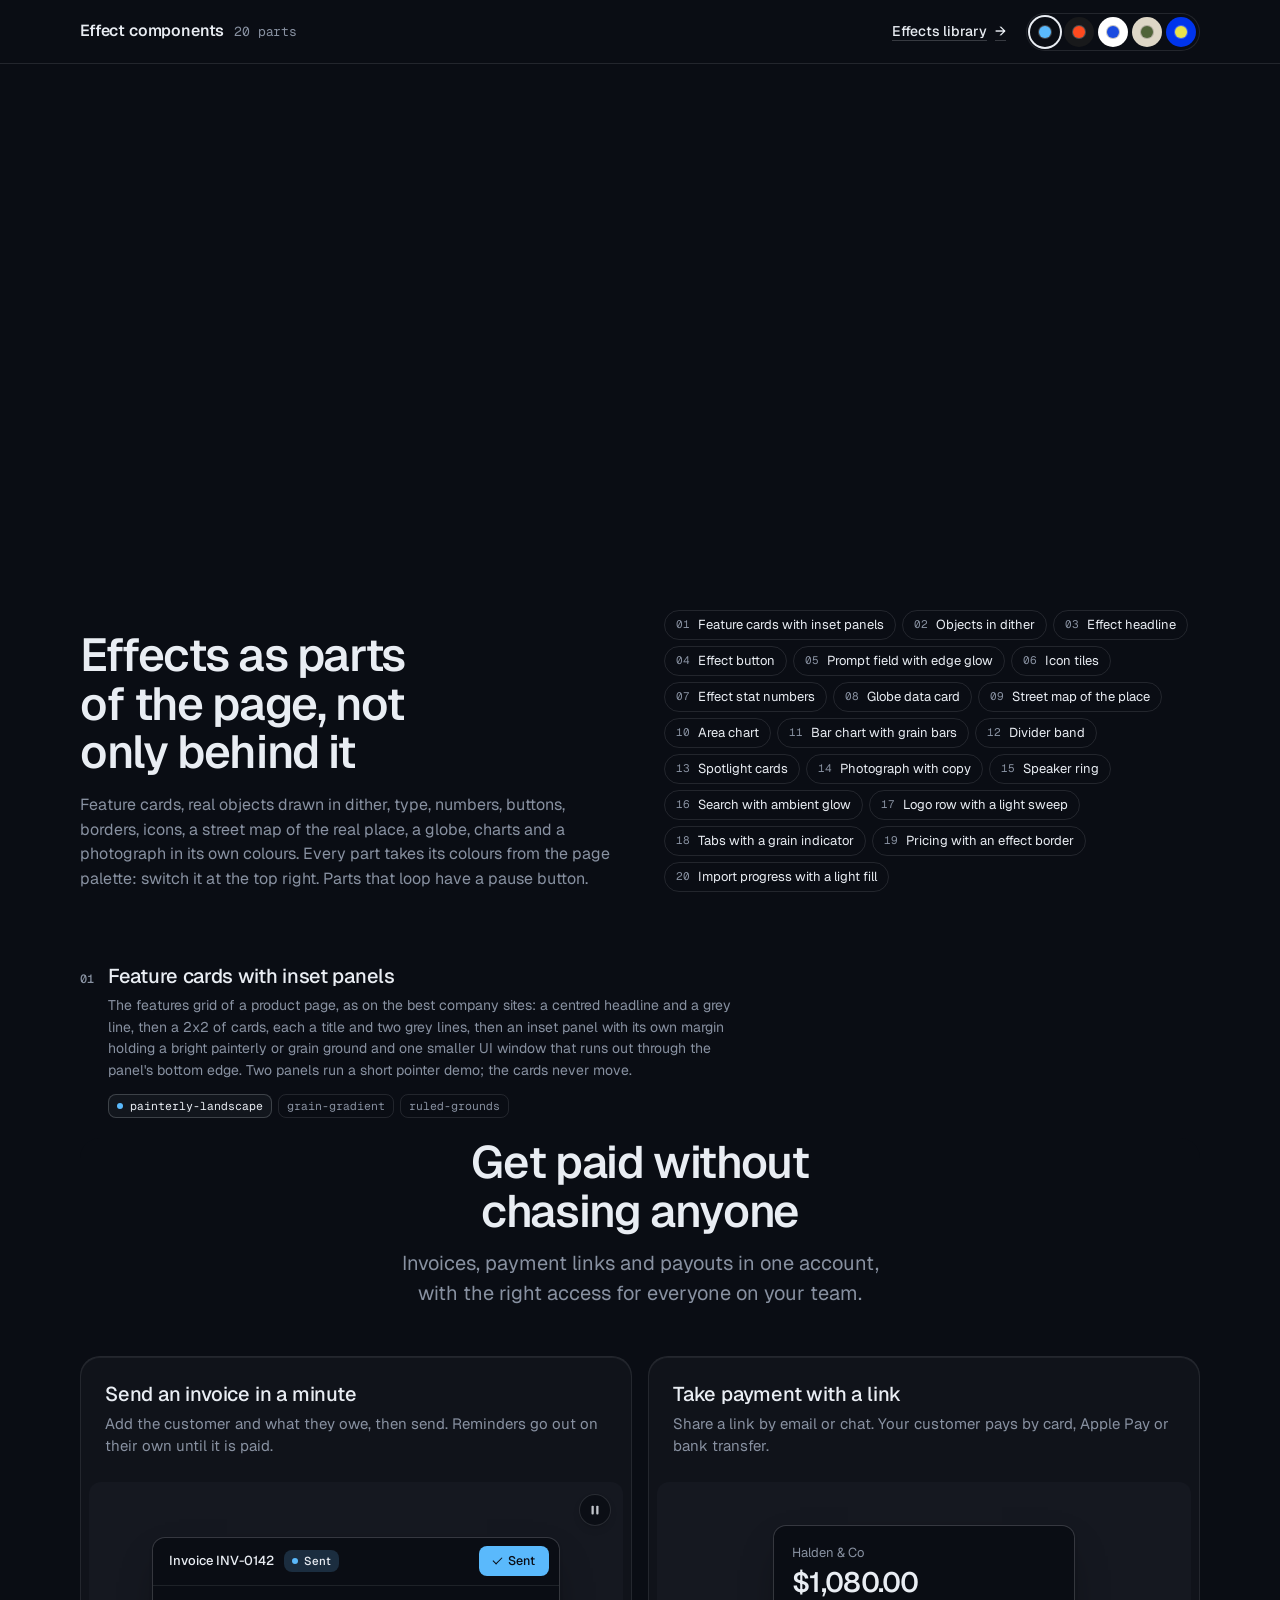
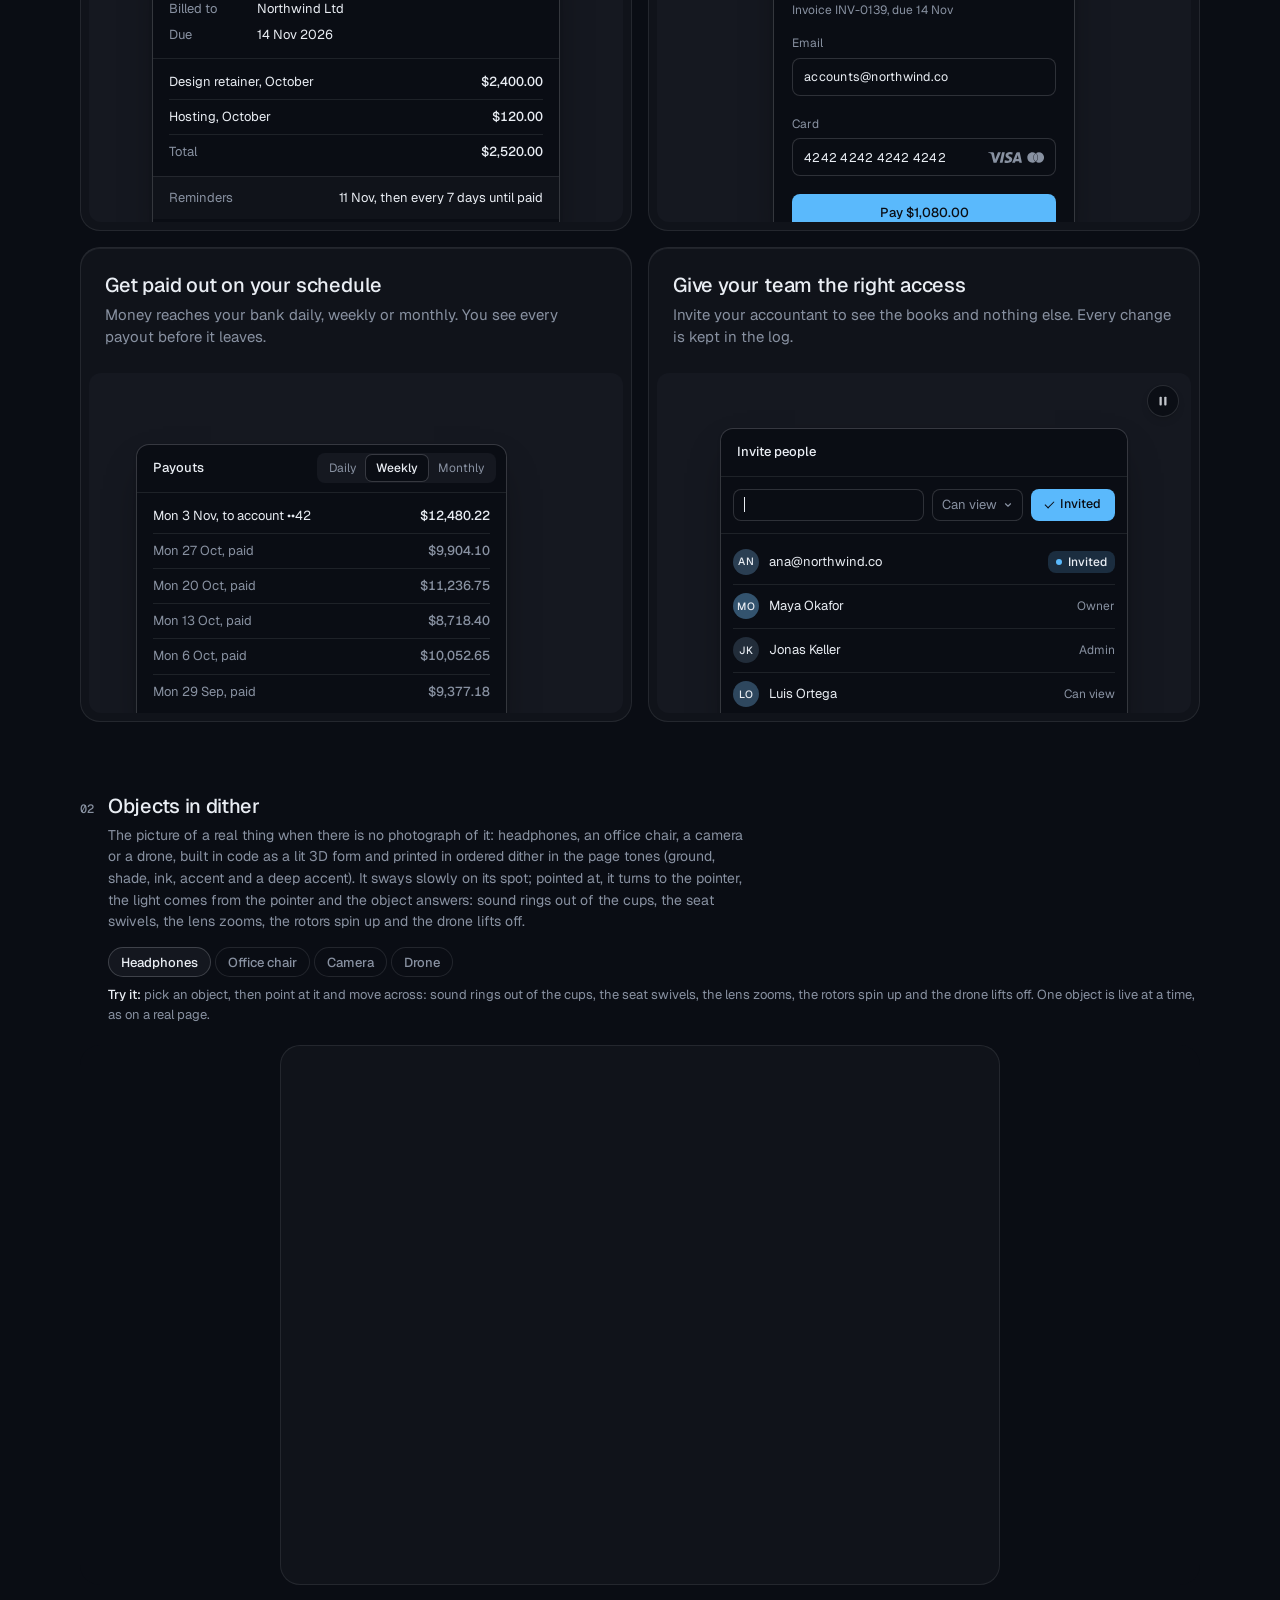
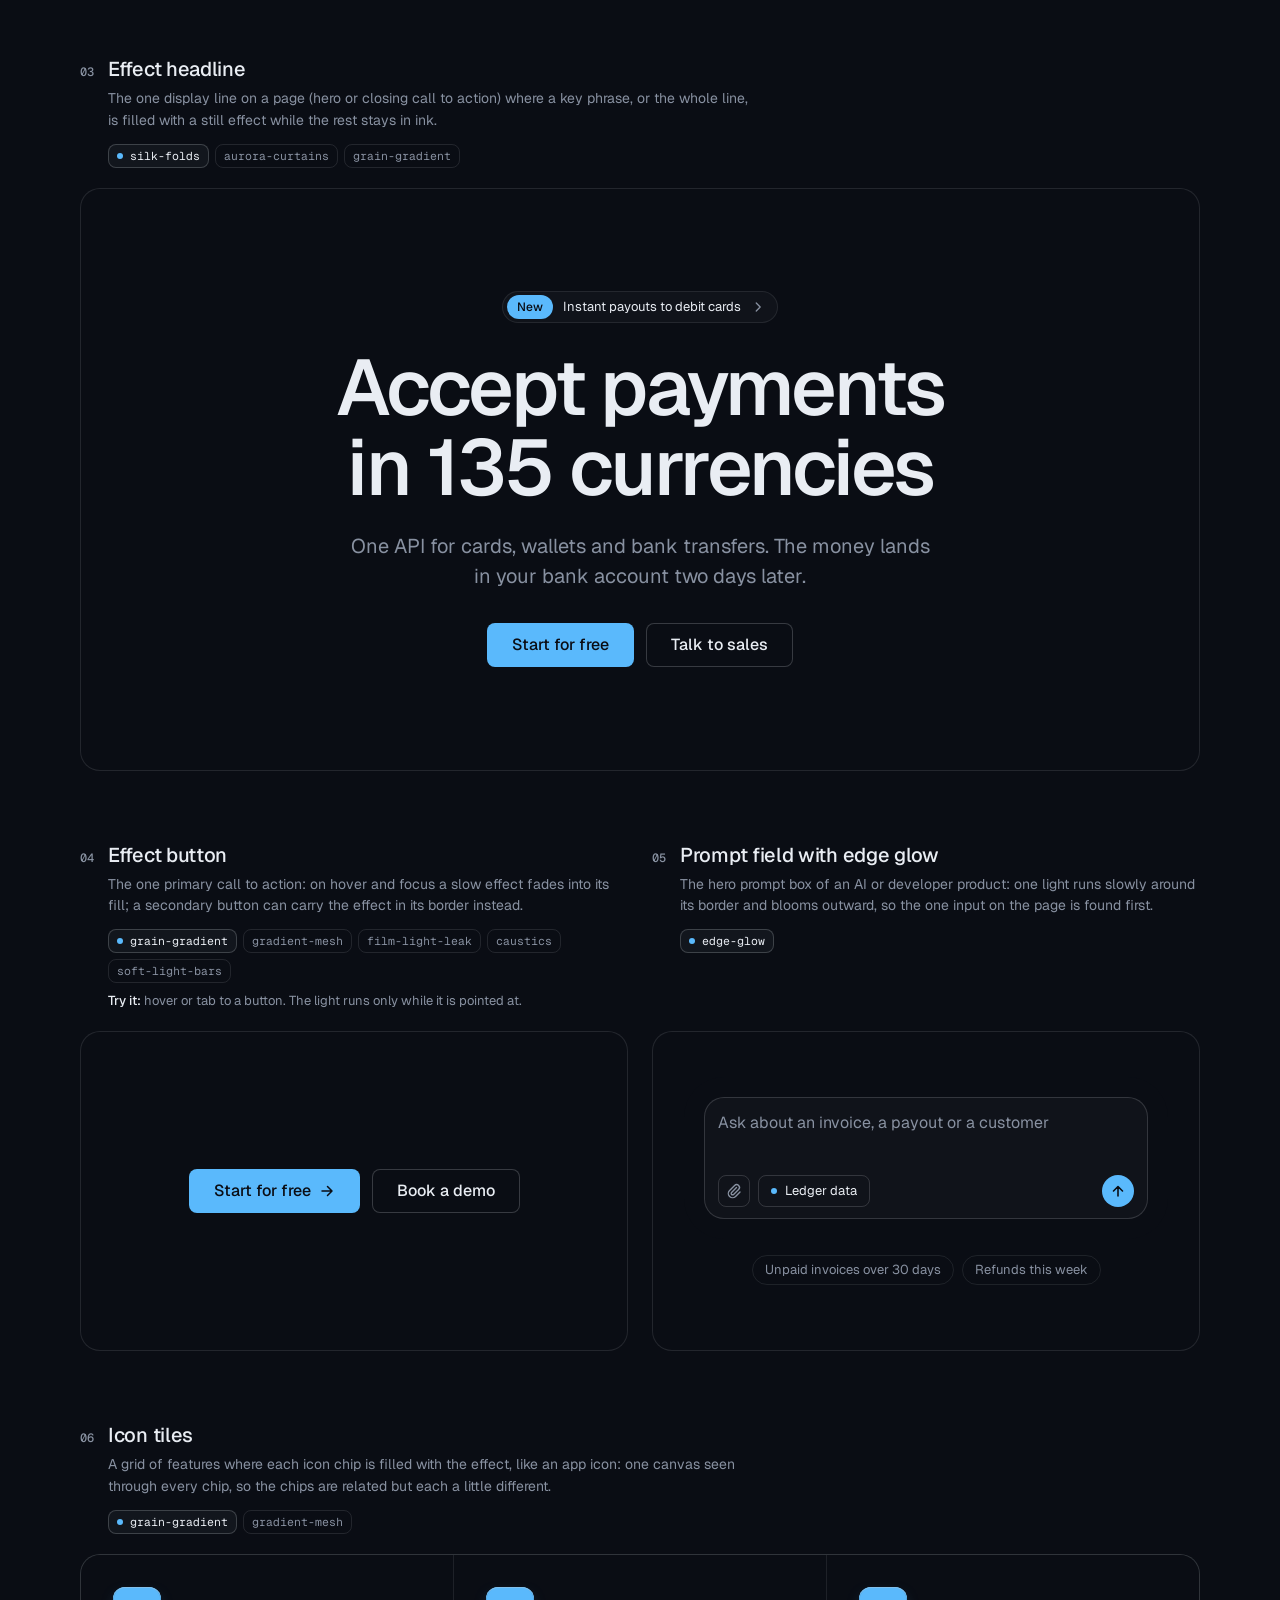
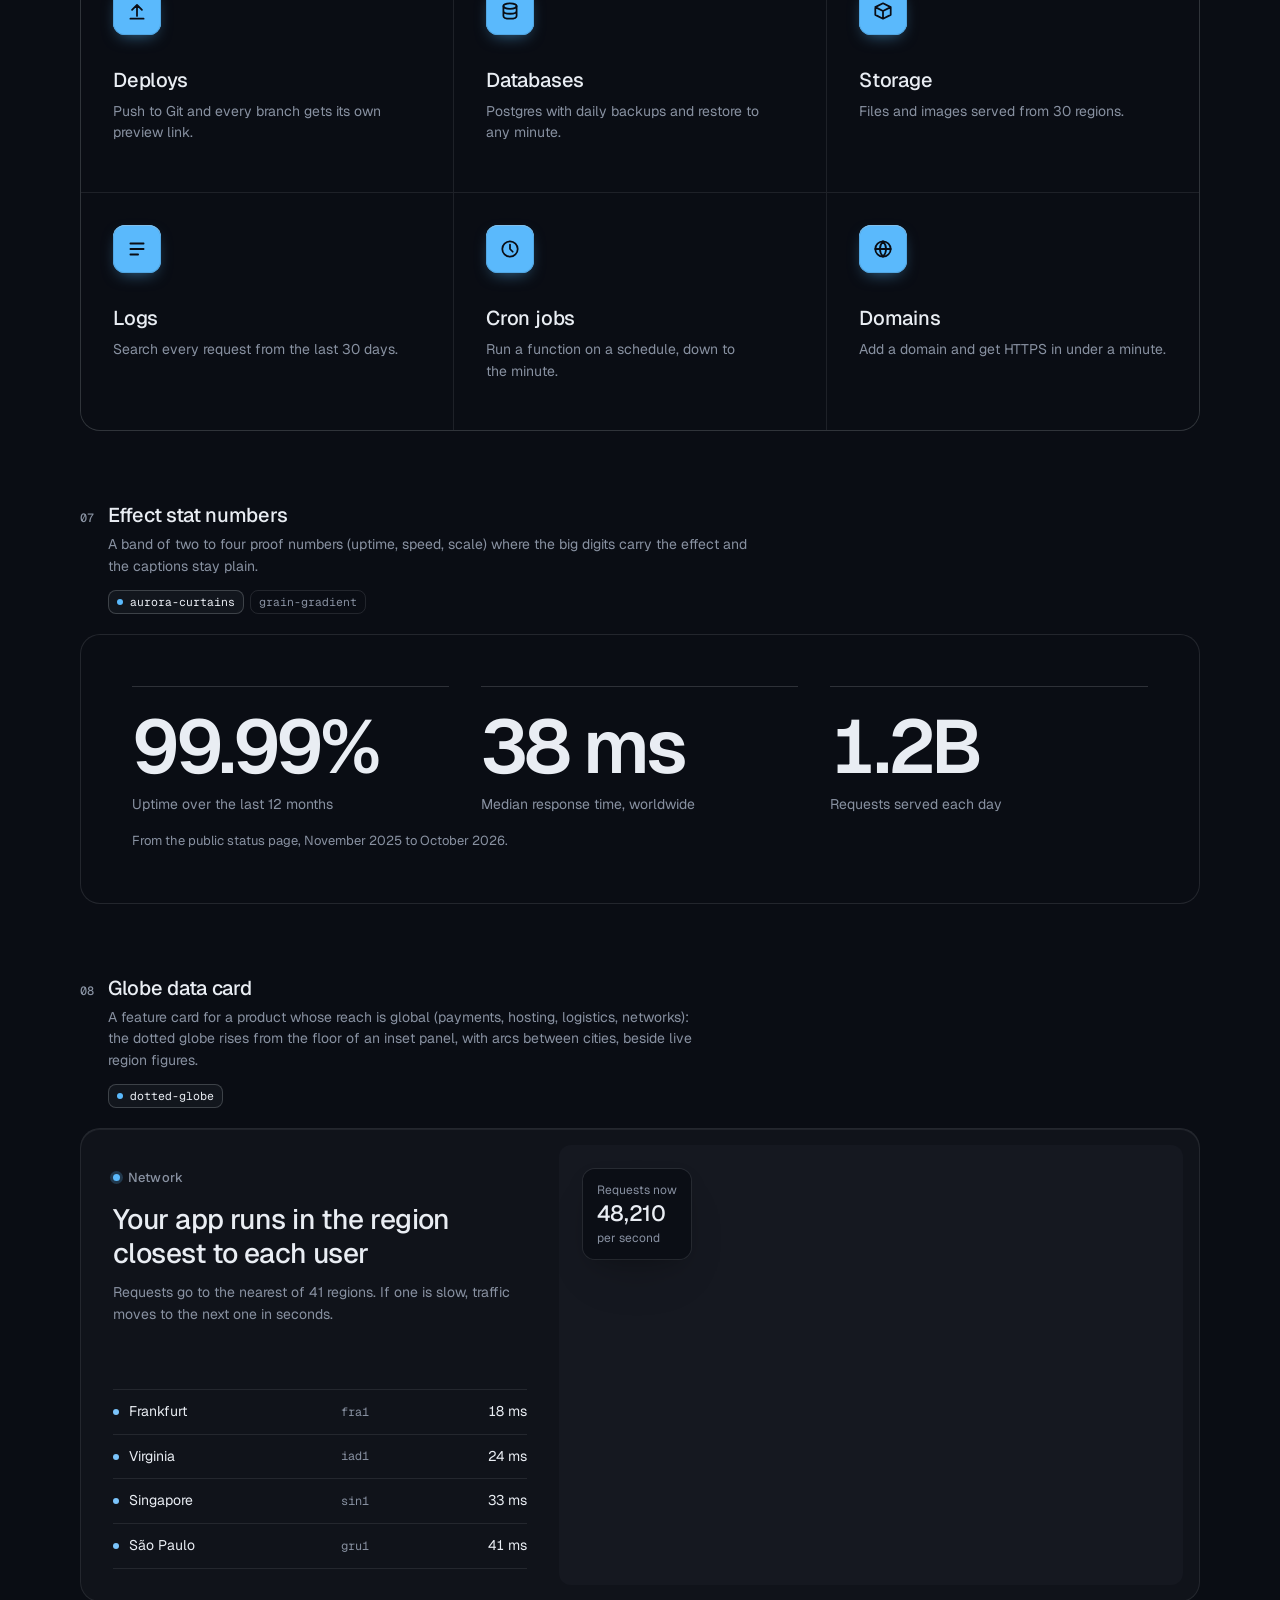
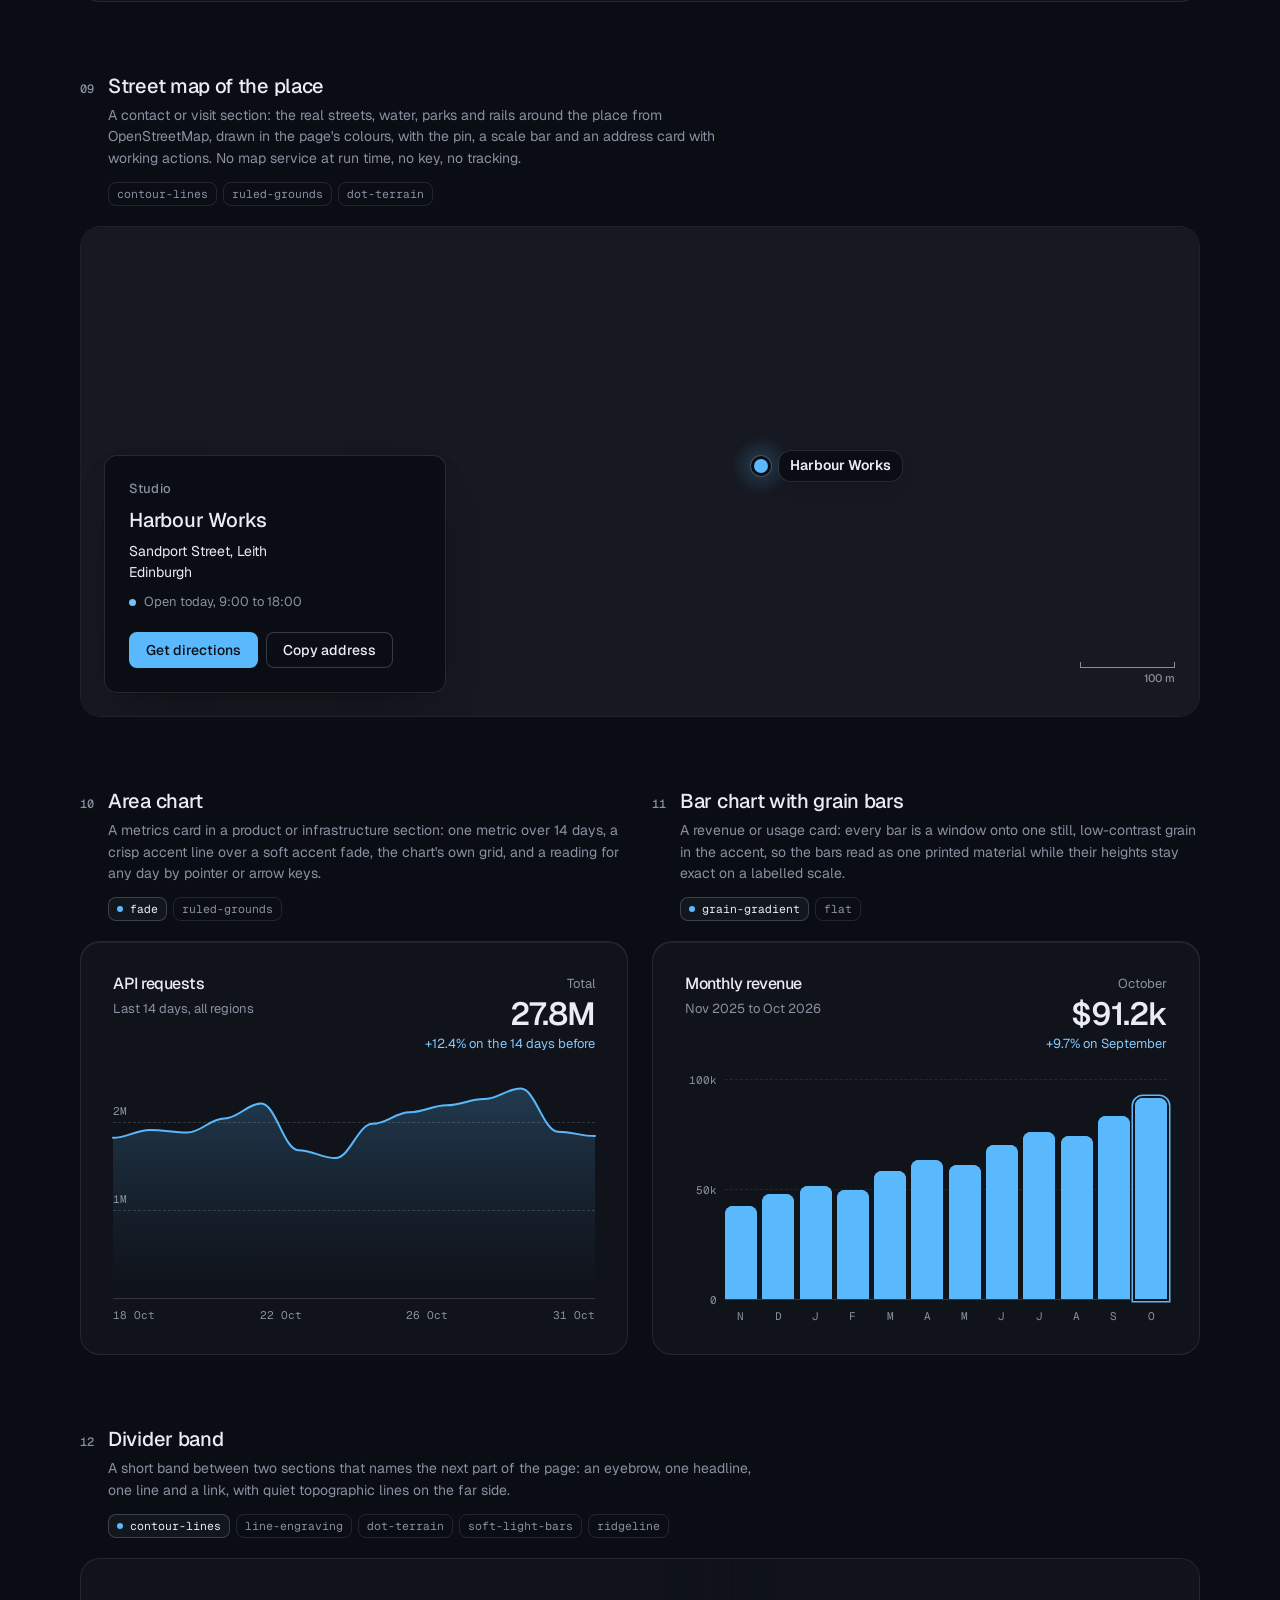
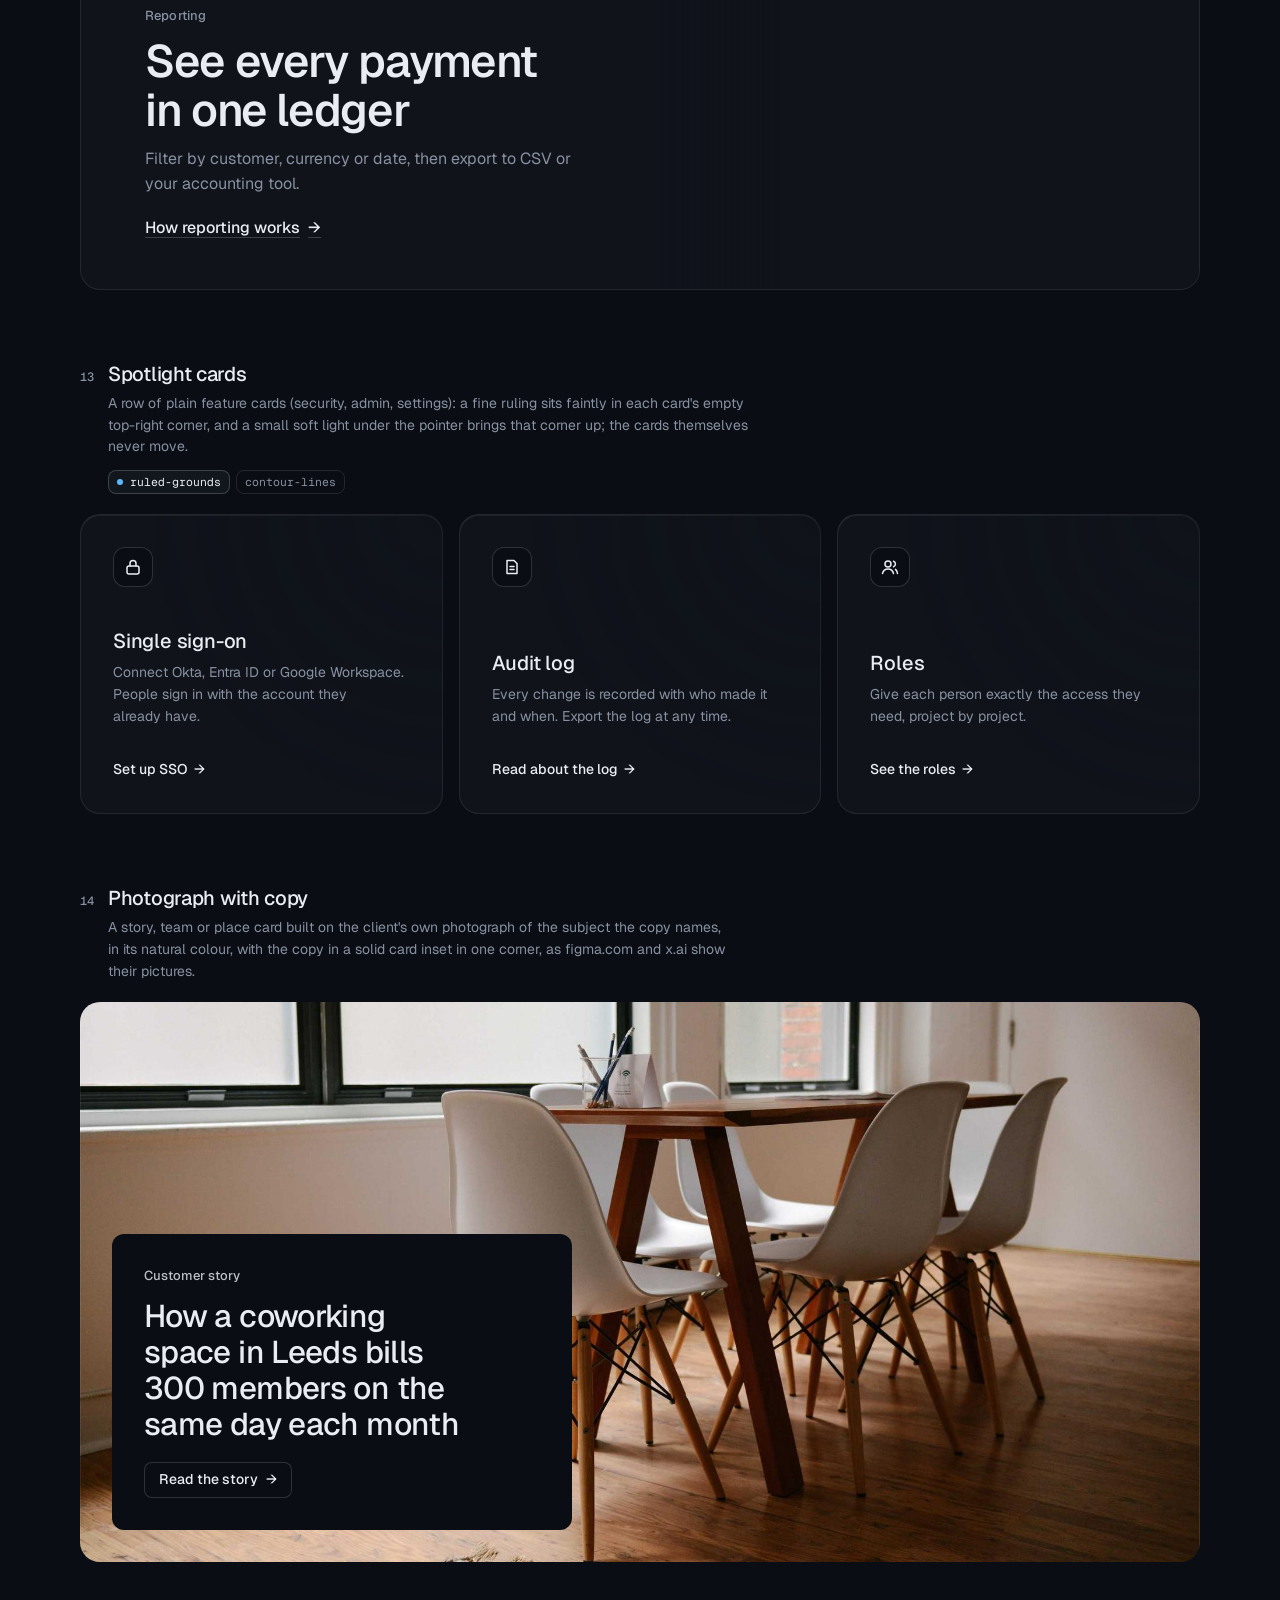
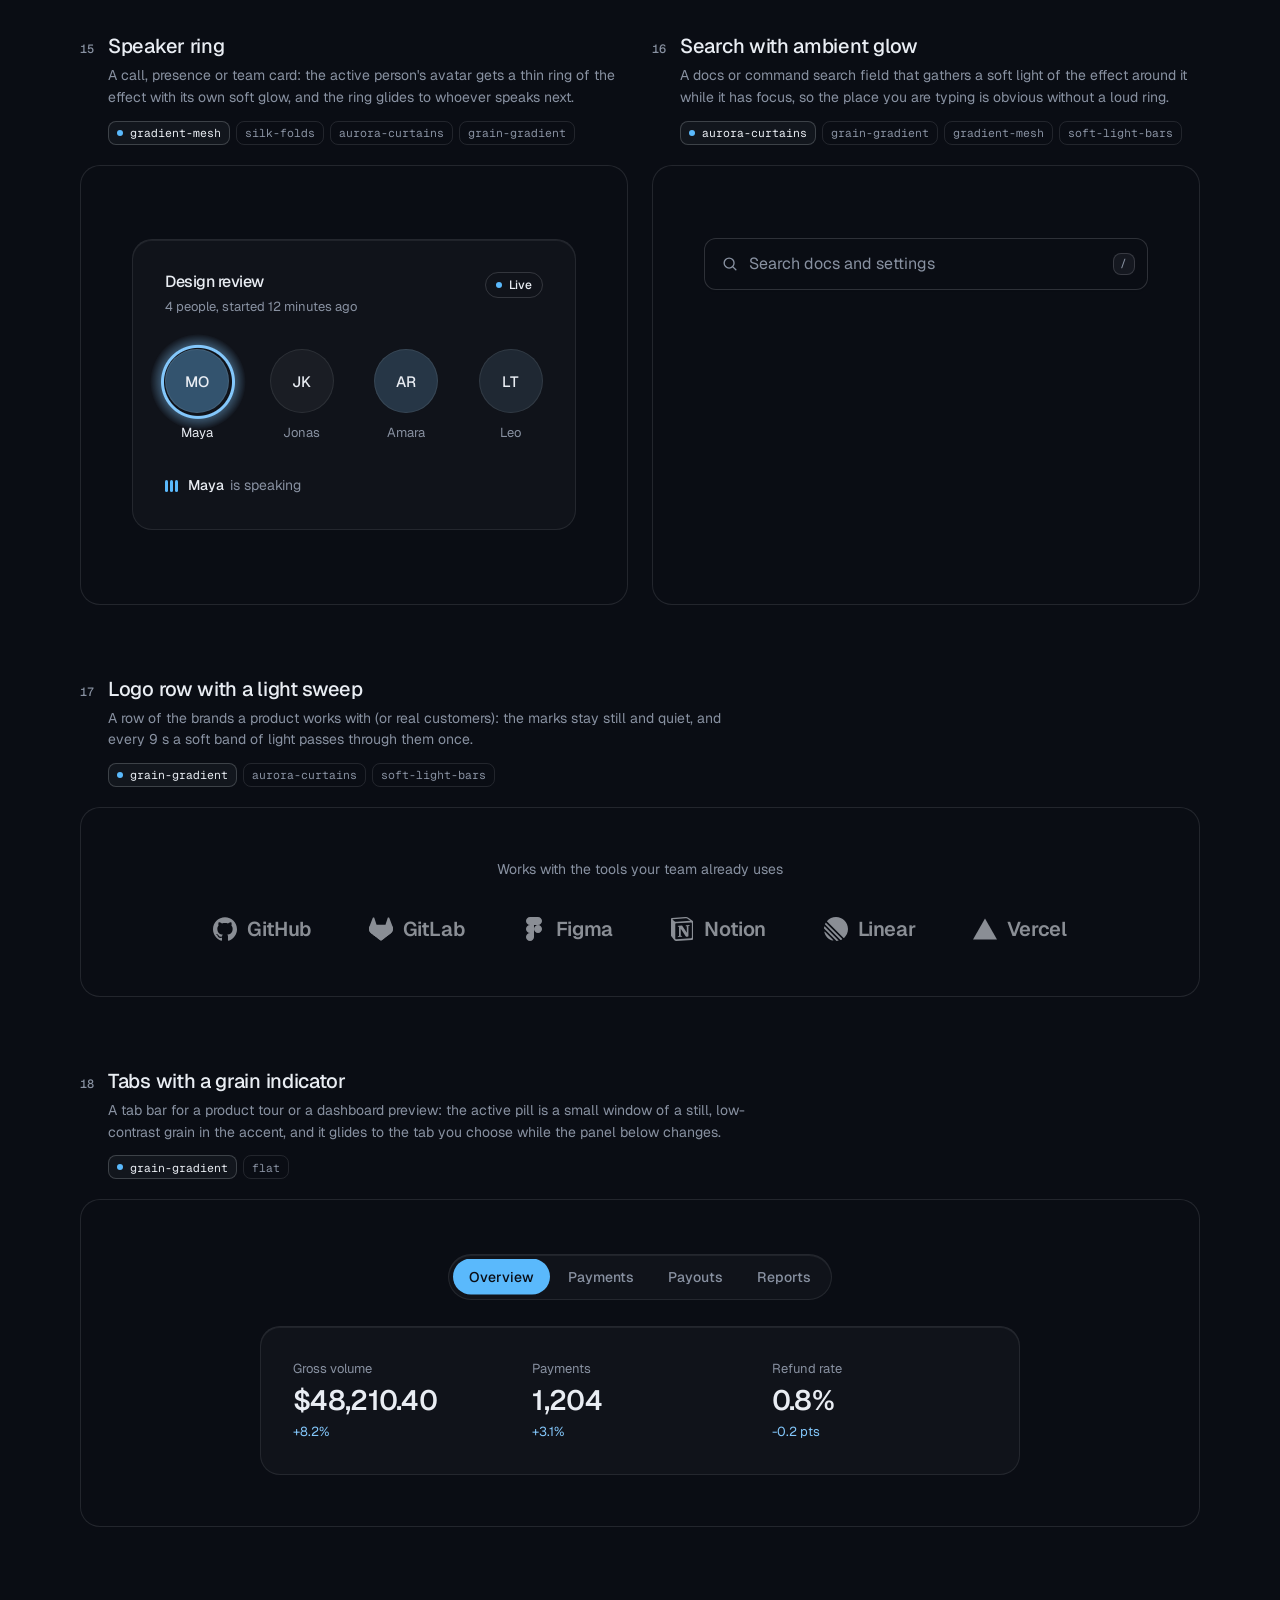
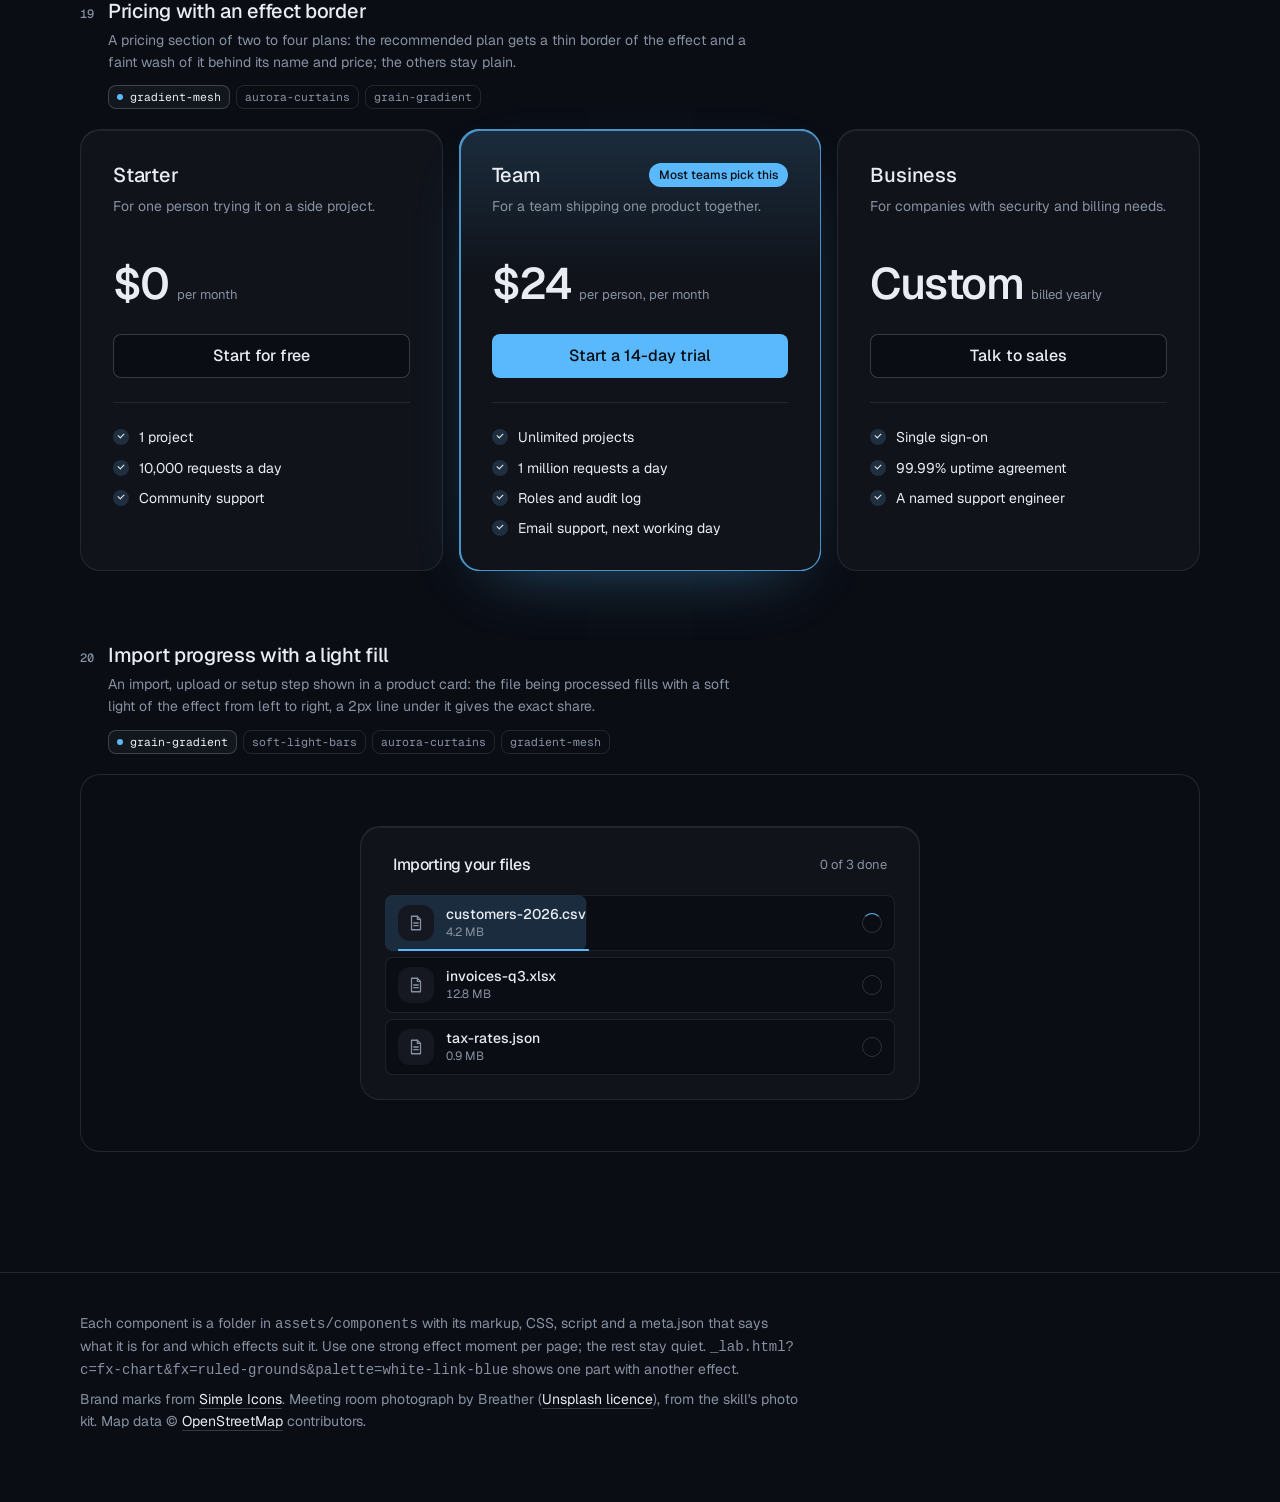
<file: .claude/skills/design-taste-frontend/assets/components/index.html>
<!doctype html>
<html lang="en" data-radius="soft">
<head>
<script>window.__tpGlMax = 16;   /* a gallery shows many live effects at once; a page of a site keeps the default 4 (fx.js) */</script>
<meta charset="utf-8">
<meta name="viewport" content="width=device-width, initial-scale=1">
<title>Effect components</title>
<link rel="preconnect" href="https://fonts.googleapis.com">
<link rel="preconnect" href="https://fonts.gstatic.com" crossorigin>
<link href="https://fonts.googleapis.com/css2?family=Geist:wght@100..900&family=Geist+Mono:wght@400..600&display=swap" rel="stylesheet">
<link rel="stylesheet" href="../system.css">
<link rel="stylesheet" href="./base.css">
<style>
  :root {
    --font-display: "Geist", system-ui, sans-serif;
    --font-text: "Geist", system-ui, sans-serif;
    --font-mono: "Geist Mono", ui-monospace, monospace;
    --display-weight: 560;
    --display-tracking: -0.03em;
    --container: 1200px;
  }
  body { min-height: 100vh; }
  .top {
    position: sticky; top: 0; z-index: 50; height: 64px; background: var(--bg);
    border-bottom: 1px solid var(--line);
  }
  .top .container { height: 100%; display: flex; align-items: center; justify-content: space-between; gap: 16px; }
  .brand { display: flex; align-items: center; gap: 10px; font-weight: 560; letter-spacing: -0.01em; }
  .brand small { font: 400 13px/1 var(--font-mono); color: var(--muted); }
  .top nav { display: flex; align-items: center; gap: 20px; }
  .top nav a.link { font-size: 14px; }
  .swatches { display: flex; gap: 4px; padding: 3px; border: 1px solid var(--line); border-radius: 999px; background: var(--bg); }
  .swatches button {
    width: 30px; height: 30px; border-radius: 999px; border: 0; padding: 0; cursor: pointer; position: relative;
    background: var(--sw-bg);
  }
  .swatches button::after {
    content: ""; position: absolute; inset: 9px; border-radius: 999px; background: var(--sw-accent);
    box-shadow: 0 0 0 1px color-mix(in oklab, var(--sw-ink) 25%, transparent);
  }
  .swatches button[aria-pressed="true"] { box-shadow: 0 0 0 2px var(--ink); }
  .swatches button:focus-visible { outline-offset: 3px; }

  .intro { padding-block: 64px 40px; display: grid; grid-template-columns: minmax(0, 6fr) minmax(0, 6fr); gap: 48px; align-items: end; }
  .intro h1 { font-size: clamp(34px, 2.2vw + 18px, 52px); line-height: 1.05; max-width: 15ch; }
  .intro p { margin-top: 16px; color: var(--muted); font-size: var(--t-body); line-height: 1.55; max-width: 52ch; }
  .index { display: flex; flex-wrap: wrap; gap: 6px; justify-content: flex-start; }
  @media (max-width: 1023px) { .intro { grid-template-columns: minmax(0, 1fr); gap: 28px; } }
  .index a {
    display: inline-flex; align-items: center; gap: 8px; height: 30px; padding: 0 11px; border-radius: 999px;
    border: 1px solid var(--line); font-size: 13px; color: var(--ink);
    transition: border-color var(--dur) var(--ease), background-color var(--dur) var(--ease);
  }
  .index a span { font-family: var(--font-mono); font-size: 11px; color: var(--muted); }
  .index a:hover { border-color: var(--line-strong); background: color-mix(in oklab, var(--ink) 4%, var(--bg)); }

  /* every part spans two rows of the list (its notes, its stage) as a subgrid, so the two parts of a
     half-width pair share one notes height and one stage height: their stages start and end level */
  .list { display: grid; grid-template-columns: repeat(2, minmax(0, 1fr)); column-gap: 24px; row-gap: 0; padding-bottom: 120px; }
  .sc { grid-column: 1 / -1; grid-row: span 2; display: grid; grid-template-rows: subgrid; row-gap: 20px; min-width: 0; scroll-margin-top: 88px; padding-top: 72px; }
  .sc:first-child { padding-top: 0; }
  .sc.is-half { grid-column: auto; }
  .sc.is-half .sc__stage:not(.is-center) { display: grid; }
  .sc__meta { display: grid; grid-template-columns: auto 1fr; column-gap: 14px; row-gap: 6px; align-items: baseline; align-content: start; }
  .sc__note { grid-column: 2; margin: 2px 0 0; font-size: 13px; color: var(--muted); }
  .sc__note::before { content: "Try it: "; color: var(--ink); font-weight: 500; }
  .sc__no { font: 500 12px/1 var(--font-mono); color: var(--muted); padding-top: 2px; }
  .sc__name { font: 500 20px/1.25 var(--font-text); letter-spacing: -0.015em; margin: 0; }
  .sc__for { grid-column: 2; color: var(--muted); font-size: 14px; line-height: 1.55; max-width: 72ch; margin: 0; }
  .sc__fx { grid-column: 2; display: flex; flex-wrap: wrap; gap: 6px; margin-top: 6px; }
  .sc__fx li {
    font: 400 11.5px/1 var(--font-mono); color: var(--muted); height: 24px; display: inline-flex; align-items: center;
    padding: 0 8px; border-radius: var(--r-sm); border: 1px solid var(--line);
  }
  .sc__fx li.is-on { color: var(--ink); border-color: var(--line-strong); background: color-mix(in oklab, var(--ink) 5%, var(--bg)); }
  .sc__fx li.is-on::before { content: ""; width: 6px; height: 6px; border-radius: 99px; background: var(--accent); margin-right: 7px; }
  .sc__stage {
    position: relative; min-width: 0; border: 1px solid var(--line); border-radius: var(--r-lg);
    padding: clamp(20px, 4vw, 56px); background: var(--bg);
  }
  .sc__stage.is-tall { padding-block: clamp(56px, 8vw, 120px); }
  .sc__stage.is-flush { padding: 0; border: 0; }
  .sc__stage.is-center { display: grid; place-items: center; min-height: 320px; }
  /* one object, at a size a page would give it */
  #fx-dither-object .sc__stage { display: grid; justify-items: center; }
  #fx-dither-object .cx-obj { width: min(100%, 720px); }
  .sc__pick { grid-column: 2; display: flex; flex-wrap: wrap; gap: 4px; margin-top: 8px; }
  .sc__pick button {
    height: 30px; padding: 0 12px; border-radius: 999px; border: 1px solid var(--line); background: var(--bg);
    font: 500 13px/1 var(--font-text); color: var(--muted); cursor: pointer;
  }
  .sc__pick button:hover { color: var(--ink); border-color: var(--line-strong); }
  .sc__pick button[aria-pressed="true"] { color: var(--ink); border-color: var(--line-strong); background: color-mix(in oklab, var(--ink) 6%, var(--bg)); }
  /* the search list opens below its field: leave it room inside the frame */
  #fx-search .sc__stage { min-height: 440px; place-items: start center; padding-top: 72px; }
  .sc__stage:empty::after { content: "Loading"; color: var(--muted); font-size: 13px; }

  .foot { border-top: 1px solid var(--line); padding: 40px 0 64px; color: var(--muted); font-size: 14px; }
  .foot p { max-width: 80ch; margin: 0 0 8px; }
  .foot a { color: var(--ink); text-decoration: underline; text-decoration-color: var(--line-strong); text-underline-offset: 4px; }

  @media (max-width: 899px) {
    .list { grid-template-columns: minmax(0, 1fr); }
    .sc.is-half { grid-column: 1 / -1; }
    .top nav a.link { display: none; }
  }
  @media (max-width: 639px) {
    .intro { padding-block: 48px 32px; }
    .sc { padding-top: 48px; }
    .sc__meta { grid-template-columns: 1fr; }
    .sc__no { display: none; }
    .sc__for, .sc__fx, .sc__note, .sc__pick { grid-column: 1; }
    .sc__stage.is-center { min-height: 240px; }
    .brand small { display: none; }
  }
</style>
</head>
<body>
<header class="top">
  <div class="container">
    <div class="brand">Effect components <small id="count"></small></div>
    <nav aria-label="Palette and links">
      <a class="link" href="../effects/gallery.html">Effects library</a>
      <div class="swatches" id="swatches" role="group" aria-label="Page palette"></div>
    </nav>
  </div>
</header>

<main>
  <section class="intro container">
    <div>
      <h1>Effects as parts of the page, not only behind it</h1>
      <p id="lede">Feature cards, real objects drawn in dither, type, numbers, buttons, borders, icons, a street map of the real place, a globe, charts and a photograph in its own colours. Every part takes its colours from the page palette: switch it at the top right. Parts that loop have a pause button.</p>
    </div>
    <nav class="index" id="index" aria-label="Components"></nav>
  </section>
  <div class="container list" id="list"></div>
</main>

<footer class="foot">
  <div class="container">
    <p>Each component is a folder in <code>assets/components</code> with its markup, CSS, script and a meta.json that says what it is for and which effects suit it. Use one strong effect moment per page; the rest stay quiet. <code>_lab.html?c=fx-chart&amp;fx=ruled-grounds&amp;palette=white-link-blue</code> shows one part with another effect.</p>
    <p>Brand marks from <a href="https://simpleicons.org/">Simple Icons</a>. Meeting room photograph by Breather (<a href="https://unsplash.com/photos/DEdM9Vs6s8w">Unsplash licence</a>), from the skill's photo kit. Map data © <a href="https://www.openstreetmap.org/copyright">OpenStreetMap</a> contributors.</p>
  </div>
</footer>

<script type="module">
  import fx from '../effects/fx.js';

  // component id, layout and stage style, in page order
  const COMPONENTS = [
    { id: 'fx-feature-card', stage: 'is-flush' },
    { id: 'fx-dither-object', stage: 'is-flush', note: 'pick an object, then point at it and move across: sound rings out of the cups, the seat swivels, the lens zooms, the rotors spin up and the drone lifts off. One object is live at a time, as on a real page.' },
    { id: 'fx-headline', stage: 'is-tall' },
    { id: 'fx-button', half: true, stage: 'is-center', note: 'hover or tab to a button. The light runs only while it is pointed at.' },
    { id: 'fx-prompt', half: true, stage: 'is-center' },
    { id: 'fx-icon-tiles', stage: 'is-flush' },
    { id: 'fx-stat' },
    { id: 'fx-globe', stage: 'is-flush' },
    { id: 'fx-map', stage: 'is-flush' },
    { id: 'fx-chart', half: true, stage: 'is-flush' },
    { id: 'fx-bars', half: true, stage: 'is-flush' },
    { id: 'fx-band', stage: 'is-flush' },
    { id: 'fx-spotlight', stage: 'is-flush' },
    { id: 'fx-photo', stage: 'is-flush' },
    { id: 'fx-avatar', half: true, stage: 'is-center' },
    { id: 'fx-search', half: true, stage: 'is-center' },
    { id: 'fx-logos' },
    { id: 'fx-tabs' },
    { id: 'fx-pricing', stage: 'is-flush' },
    { id: 'fx-progress', stage: 'is-center' },
  ];

  const PALETTES = [
    { id: 'blue-black-cornflower', name: 'Night, cornflower', bg: '#0a0d14', surface: '#131824', ink: '#e9edf3', muted: '#8891a1', accent: '#5ab9fc', accentInk: '#0a0d14' },
    { id: 'graphite-safety-orange', name: 'Graphite, orange', bg: '#18191b', surface: '#222427', ink: '#eff0f1', muted: '#9c9ea3', accent: '#ff4a1f', accentInk: '#18191b' },
    { id: 'white-link-blue', name: 'White, blue', bg: '#ffffff', surface: '#f4f4f4', ink: '#111111', muted: '#6b6b6b', accent: '#1a4be0', accentInk: '#ffffff' },
    { id: 'moss-sand', name: 'Sand, moss', bg: '#ddd6c6', surface: '#d2cab8', ink: '#2a2a26', muted: '#59574e', accent: '#4f6238', accentInk: '#ffffff' },
    { id: 'cobalt-field', name: 'Cobalt field', bg: '#0034eb', surface: '#002fd6', ink: '#ffffff', muted: '#dfe4f2', accent: '#e9e34a', accentInk: '#111111' },
  ];

  const q = new URLSearchParams(location.search);
  if (q.has('time')) fx.setClock(+q.get('time'));
  if (q.has('fallback')) fx.config.forceFallback = true;
  const only = q.get('only') ? q.get('only').split(',') : null;
  const list = document.getElementById('list');
  const index = document.getElementById('index');
  const swatches = document.getElementById('swatches');

  /*
    The budget: a laptop's integrated GPU shares its memory with everything else, so this page never
    holds more than 4 live WebGL contexts. A part is started when it comes near the viewport and
    destroyed when it leaves it; still parts draw once and free their context; fx.js frees any idle
    off-screen context past 4. liveGL() counts the contexts that are open right now.
  */
  fx.config.maxLive = 4;
  const contexts = new Set();
  let peakGL = 0;
  const getContext = HTMLCanvasElement.prototype.getContext;
  HTMLCanvasElement.prototype.getContext = function (type, ...rest) {
    const c = getContext.call(this, type, ...rest);
    if (c && /webgl/i.test(type) && !contexts.has(c)) { contexts.add(c); peakGL = Math.max(peakGL, liveGL()); }
    return c;
  };
  function liveGL() {
    for (const c of contexts) if (c.isContextLost()) contexts.delete(c);
    return contexts.size;
  }

  // the dither object: one live at a time, switched here (a real page shows one object)
  const OBJECTS = {
    headphones: ['Headphones', 'Over-ear, wireless'],
    chair: ['Office chair', 'Swivel seat on five castors'],
    camera: ['Camera', 'Mirrorless, with a zoom lens'],
    drone: ['Drone', 'Four rotors and a camera'],
  };
  let object = OBJECTS[q.get('object')] ? q.get('object') : 'headphones';
  // print (ordered dither, the default) or studio (a smooth shaded render: no picker until it is anti-aliased; ?render=studio)
  let render = q.get('render') === 'studio' ? 'studio' : 'print';

  function applyPalette(p) {
    const c = fx.color;
    const action = c.contrast(p.accent, p.bg) >= 2.2 ? p.accent : p.ink;
    const actionInk = action === p.accent ? p.accentInk : p.bg;
    const s = document.documentElement.style;
    const set = (k, v) => s.setProperty(k, v);
    set('--p-bg', p.bg); set('--p-surface', p.surface); set('--p-ink', p.ink); set('--p-muted', p.muted);
    set('--p-accent', p.accent); set('--p-accent-ink', p.accentInk); set('--p-action', action); set('--p-action-ink', actionInk);
    document.documentElement.style.colorScheme = c.isDark(p.bg) ? 'dark' : 'light';
    for (const b of swatches.children) b.setAttribute('aria-pressed', String(b.dataset.id === p.id));
  }

  async function load(entry) {
    const base = `./${entry.id}/`;
    const [meta, html, mod] = await Promise.all([
      fetch(base + 'meta.json').then(r => (r.ok ? r.json() : null)),
      fetch(base + 'component.html').then(r => (r.ok ? r.text() : null)),
      import(base + 'component.js').catch(err => { console.warn(entry.id, err); return null; }),
    ]).catch(() => [null, null, null]);
    if (!meta || !html || !mod) return null;
    const link = document.createElement('link');
    link.rel = 'stylesheet';
    link.href = base + 'component.css';
    document.head.append(link);
    await new Promise(r => { link.onload = link.onerror = r; });
    return { ...entry, meta, html, mod };
  }

  function section(e, n) {
    const s = document.createElement('section');
    s.className = 'sc' + (e.half ? ' is-half' : '');
    s.id = e.id;
    const fxList = (e.meta.effects || []).map(id => `<li class="${id === e.meta.default ? 'is-on' : ''}">${id}</li>`).join('');
    const pick = e.id === 'fx-dither-object'
      ? `<div class="sc__pick" role="group" aria-label="Object">${Object.keys(OBJECTS).map(k => `<button type="button" data-object="${k}" aria-pressed="${k === object}">${OBJECTS[k][0]}</button>`).join('')}</div>`
      : '';
    s.innerHTML = `
      <div class="sc__meta">
        <span class="sc__no">${String(n).padStart(2, '0')}</span>
        <h2 class="sc__name">${e.meta.name}</h2>
        <p class="sc__for">${e.meta.for}</p>
        ${fxList ? `<ul class="sc__fx" aria-label="Effects that suit it">${fxList}</ul>` : ''}
        ${pick}
        ${e.note ? `<p class="sc__note">${e.note}</p>` : ''}
      </div>
      <div class="sc__stage ${e.stage || ''}"></div>`;
    return s;
  }

  // the markup is placed at once (the page keeps its full height); the scripts run only near the viewport
  function markup(e) {
    const stage = e.section.querySelector('.sc__stage');
    stage.innerHTML = e.html;
    if (e.id === 'fx-dither-object') {
      const fig = stage.querySelector('.cx-obj');
      fig.dataset.cxObject = object;
      if (render === 'studio') fig.dataset.cxRender = 'studio'; else delete fig.dataset.cxRender;
      fig.querySelector('.cx-obj__stage').removeAttribute('aria-label');
    }
    return stage;
  }
  function start(e) {
    if (e.ctrl) return;
    const stage = markup(e);
    try { e.ctrl = e.mod.default(stage.firstElementChild || stage) || { destroy() {} }; } catch (err) { console.error(e.id, err); e.ctrl = { destroy() {} }; }
  }
  function stop(e) {
    if (!e.ctrl) return;
    try { e.ctrl.destroy?.(); } catch (err) { console.warn(e.id, err); }
    fx.unmountAll(e.section);
    e.ctrl = null;
  }

  function setPalette(p, entries) {
    entries.forEach(stop);
    applyPalette(p);
    try { localStorage.setItem('cx-palette', p.id); } catch (_) {}
    requestAnimationFrame(() => entries.forEach(e => (e.near ? start(e) : markup(e))));
  }

  let saved = null;
  try { saved = localStorage.getItem('cx-palette'); } catch (_) {}
  const first = PALETTES.find(p => p.id === q.get('palette')) || PALETTES.find(p => p.id === saved) || PALETTES[0];
  for (const p of PALETTES) {
    const b = document.createElement('button');
    b.type = 'button';
    b.dataset.id = p.id;
    b.title = p.name;
    b.setAttribute('aria-label', p.name);
    b.style.setProperty('--sw-bg', p.bg);
    b.style.setProperty('--sw-accent', p.accent);
    b.style.setProperty('--sw-ink', p.ink);
    swatches.append(b);
  }
  applyPalette(first);

  const wanted = COMPONENTS.filter(c => !only || only.includes(c.id));
  const entries = (await Promise.all(wanted.map(load))).filter(Boolean);
  document.getElementById('count').textContent = `${entries.length} parts`;
  entries.forEach((e, i) => {
    e.section = section(e, i + 1);
    list.append(e.section);
    markup(e);
    const a = document.createElement('a');
    a.href = '#' + e.id;
    a.innerHTML = `<span>${String(i + 1).padStart(2, '0')}</span>${e.meta.name}`;
    index.append(a);
  });
  await document.fonts.ready;
  const near = new IntersectionObserver(seen => {
    for (const en of seen) {
      const e = entries.find(x => x.section === en.target);
      if (!e) continue;
      e.near = en.isIntersecting;
      if (e.near) start(e); else stop(e);
    }
  }, { rootMargin: '10% 0px' });
  entries.forEach(e => near.observe(e.section));
  setTimeout(() => { document.documentElement.dataset.ready = '1'; }, 1500);

  swatches.addEventListener('click', ev => {
    const b = ev.target.closest('button');
    if (!b) return;
    const p = PALETTES.find(x => x.id === b.dataset.id);
    if (p) setPalette(p, entries);
  });
  list.addEventListener('click', ev => {
    const b = ev.target.closest('[data-object], [data-render]');
    if (!b || !(OBJECTS[b.dataset.object] || b.dataset.render)) return;
    if (b.dataset.render) render = b.dataset.render; else object = b.dataset.object;
    b.parentElement.querySelectorAll('button').forEach(x => x.setAttribute('aria-pressed', String(x === b)));
    const e = entries.find(x => x.id === 'fx-dither-object');
    stop(e);
    if (e.near) start(e); else markup(e);
  });
  window.__cx = {
    entries,
    setPalette: id => setPalette(PALETTES.find(p => p.id === id), entries),
    setObject: k => list.querySelector(`[data-object="${k}"]`)?.click(),
    gl: () => ({ live: liveGL(), peak: peakGL, started: entries.filter(e => e.ctrl).map(e => e.id) }),
  };
</script>

</body>
</html>
</file>
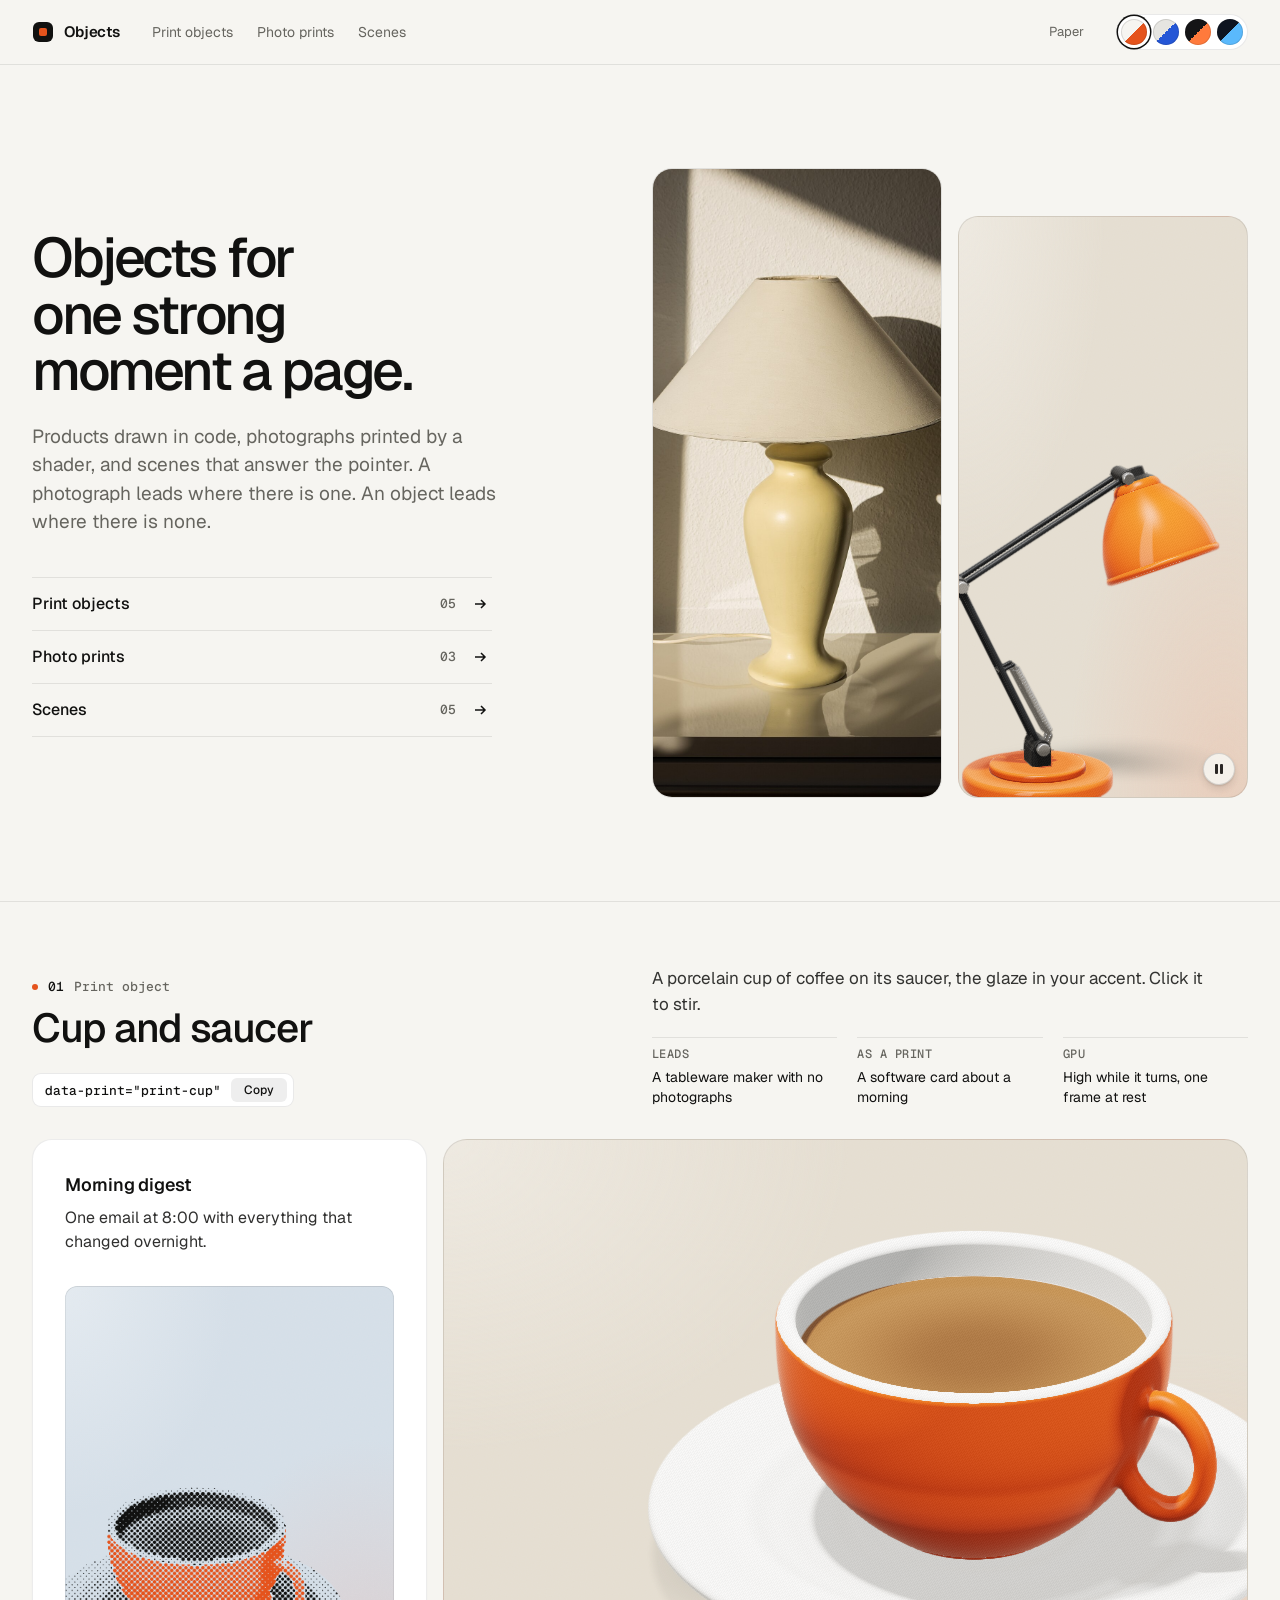
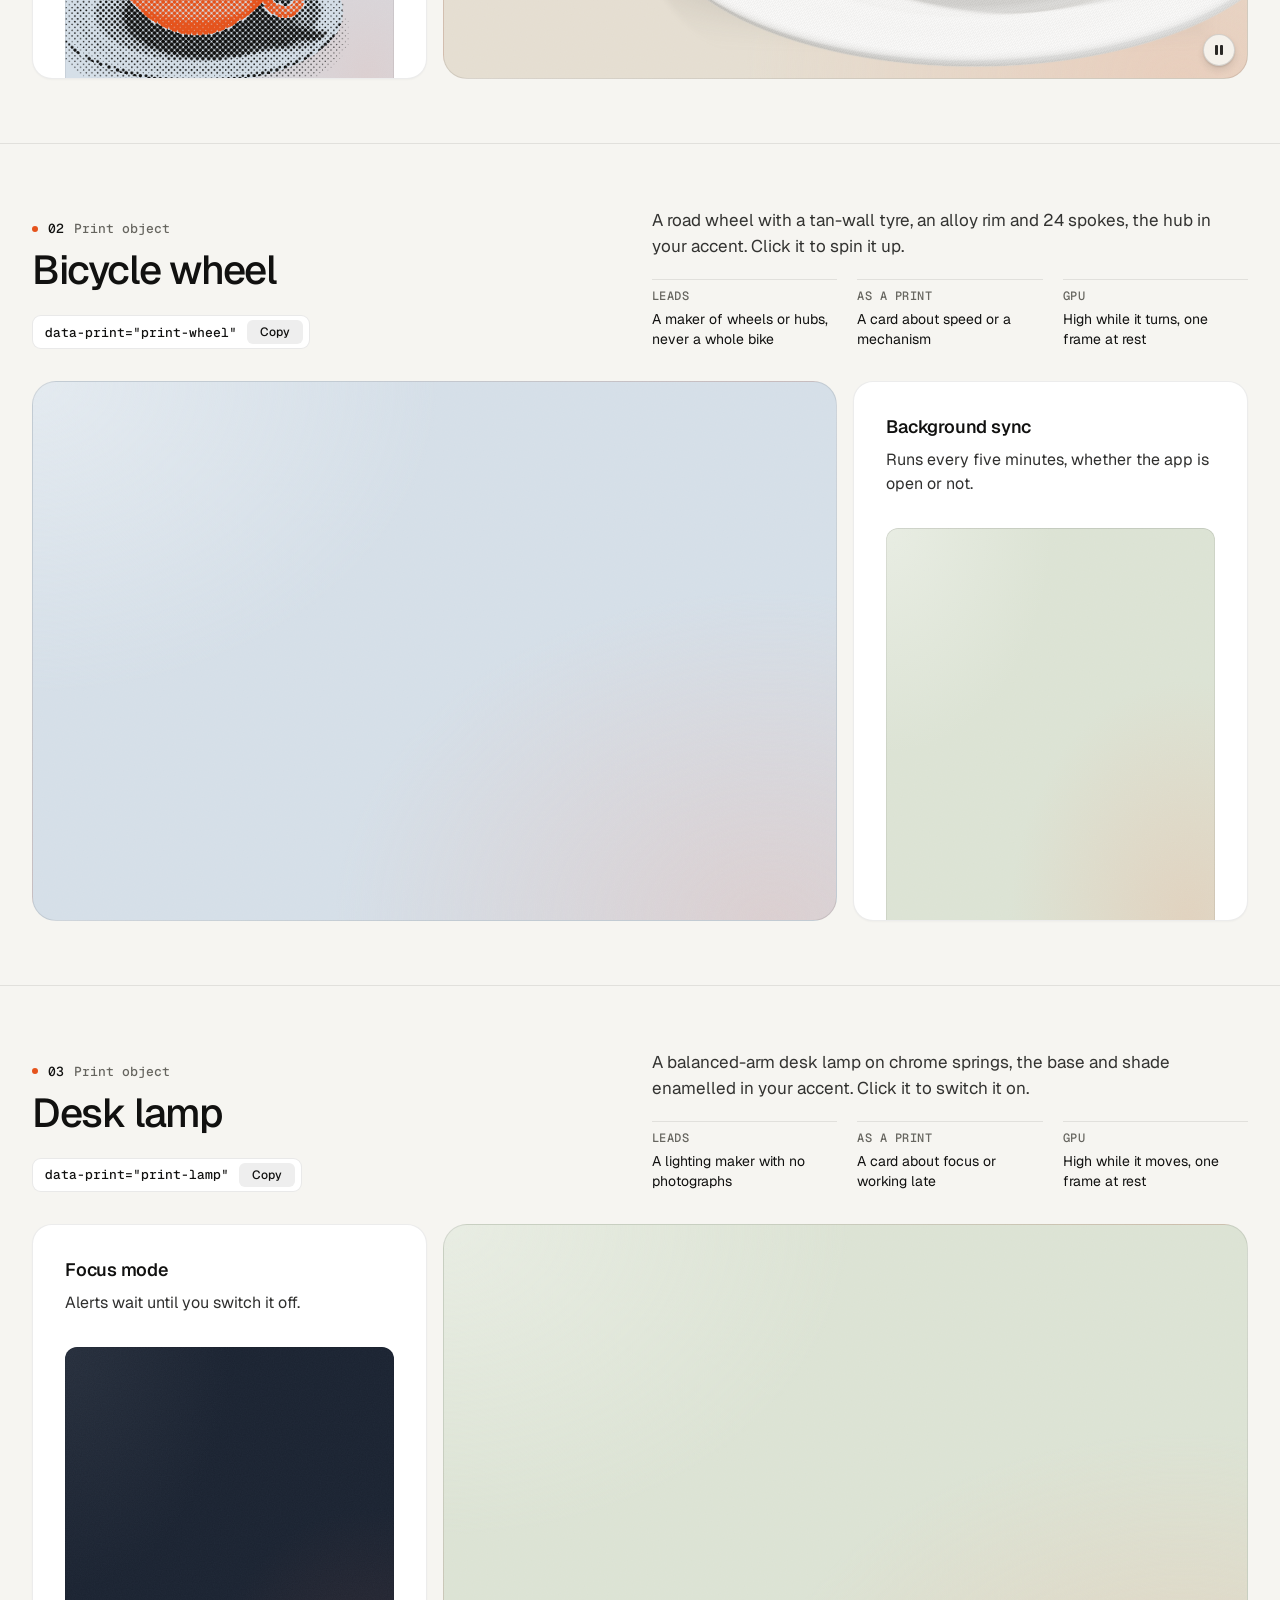
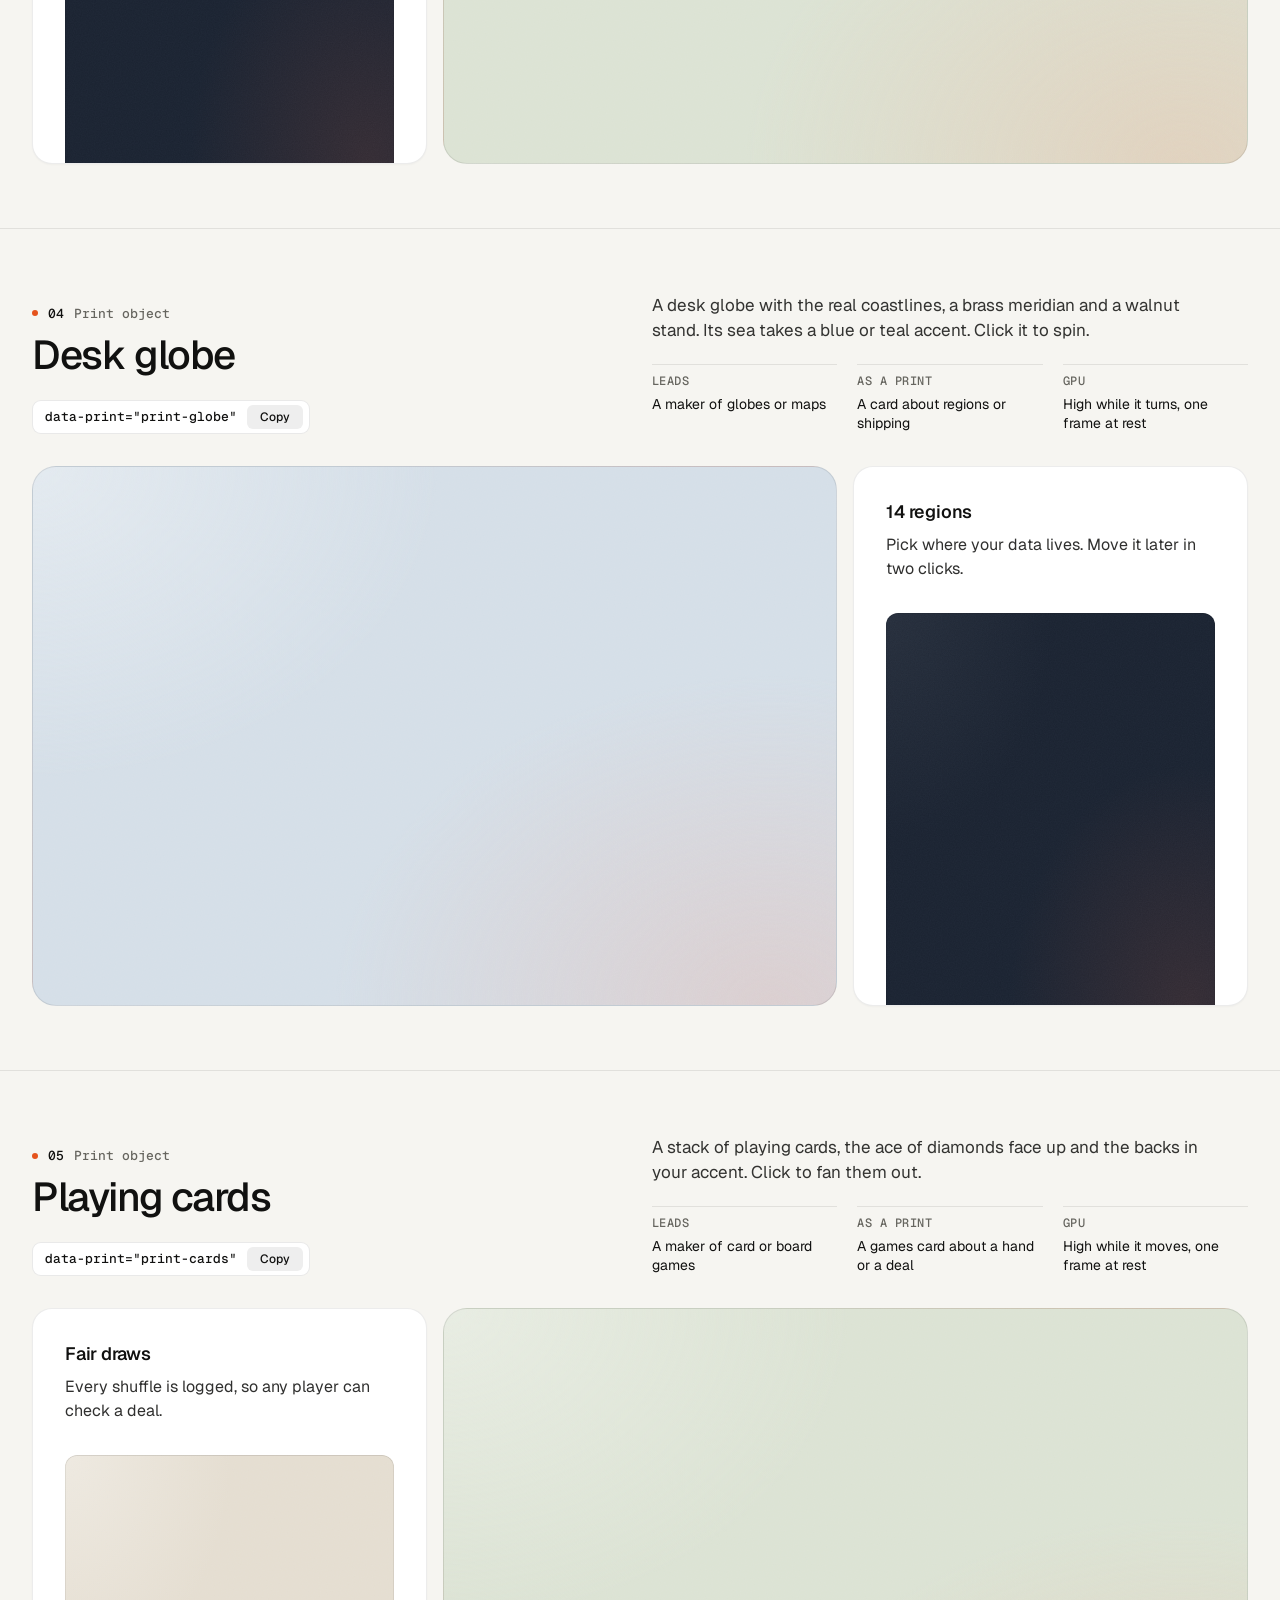
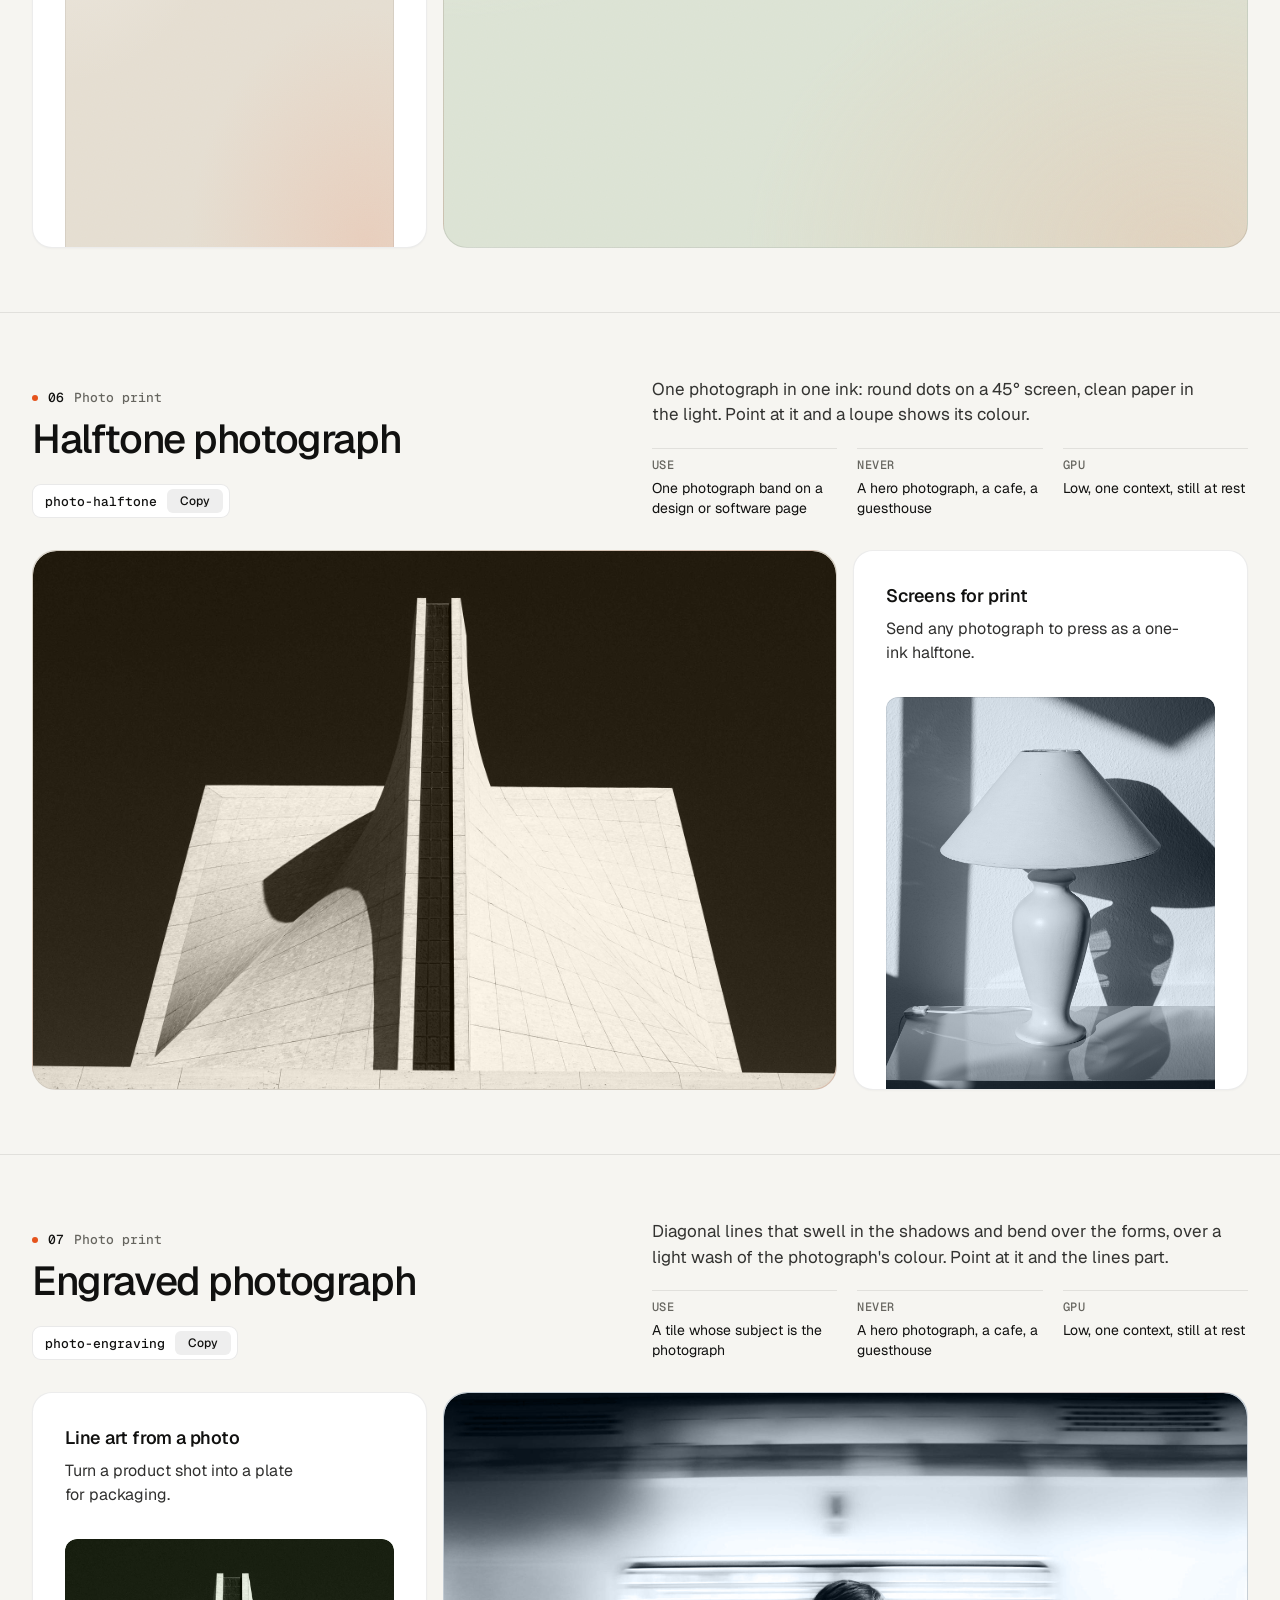
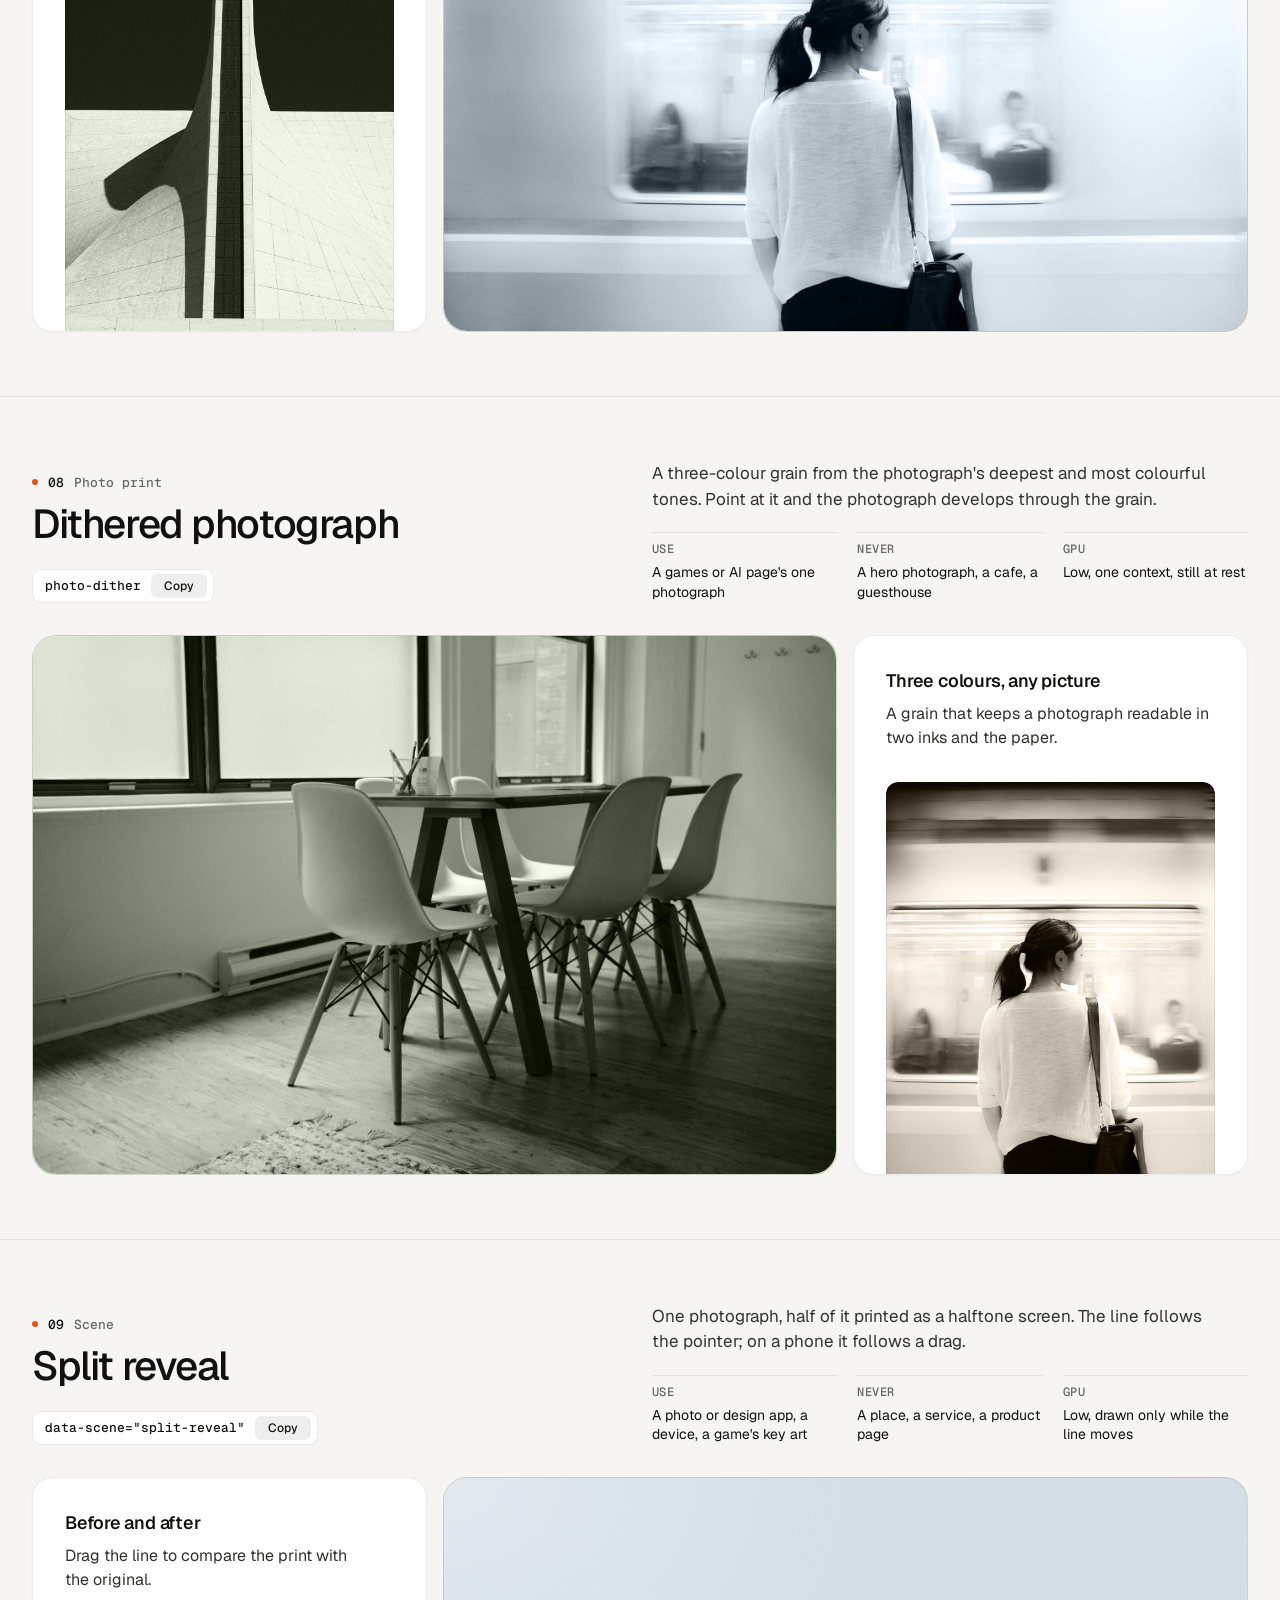
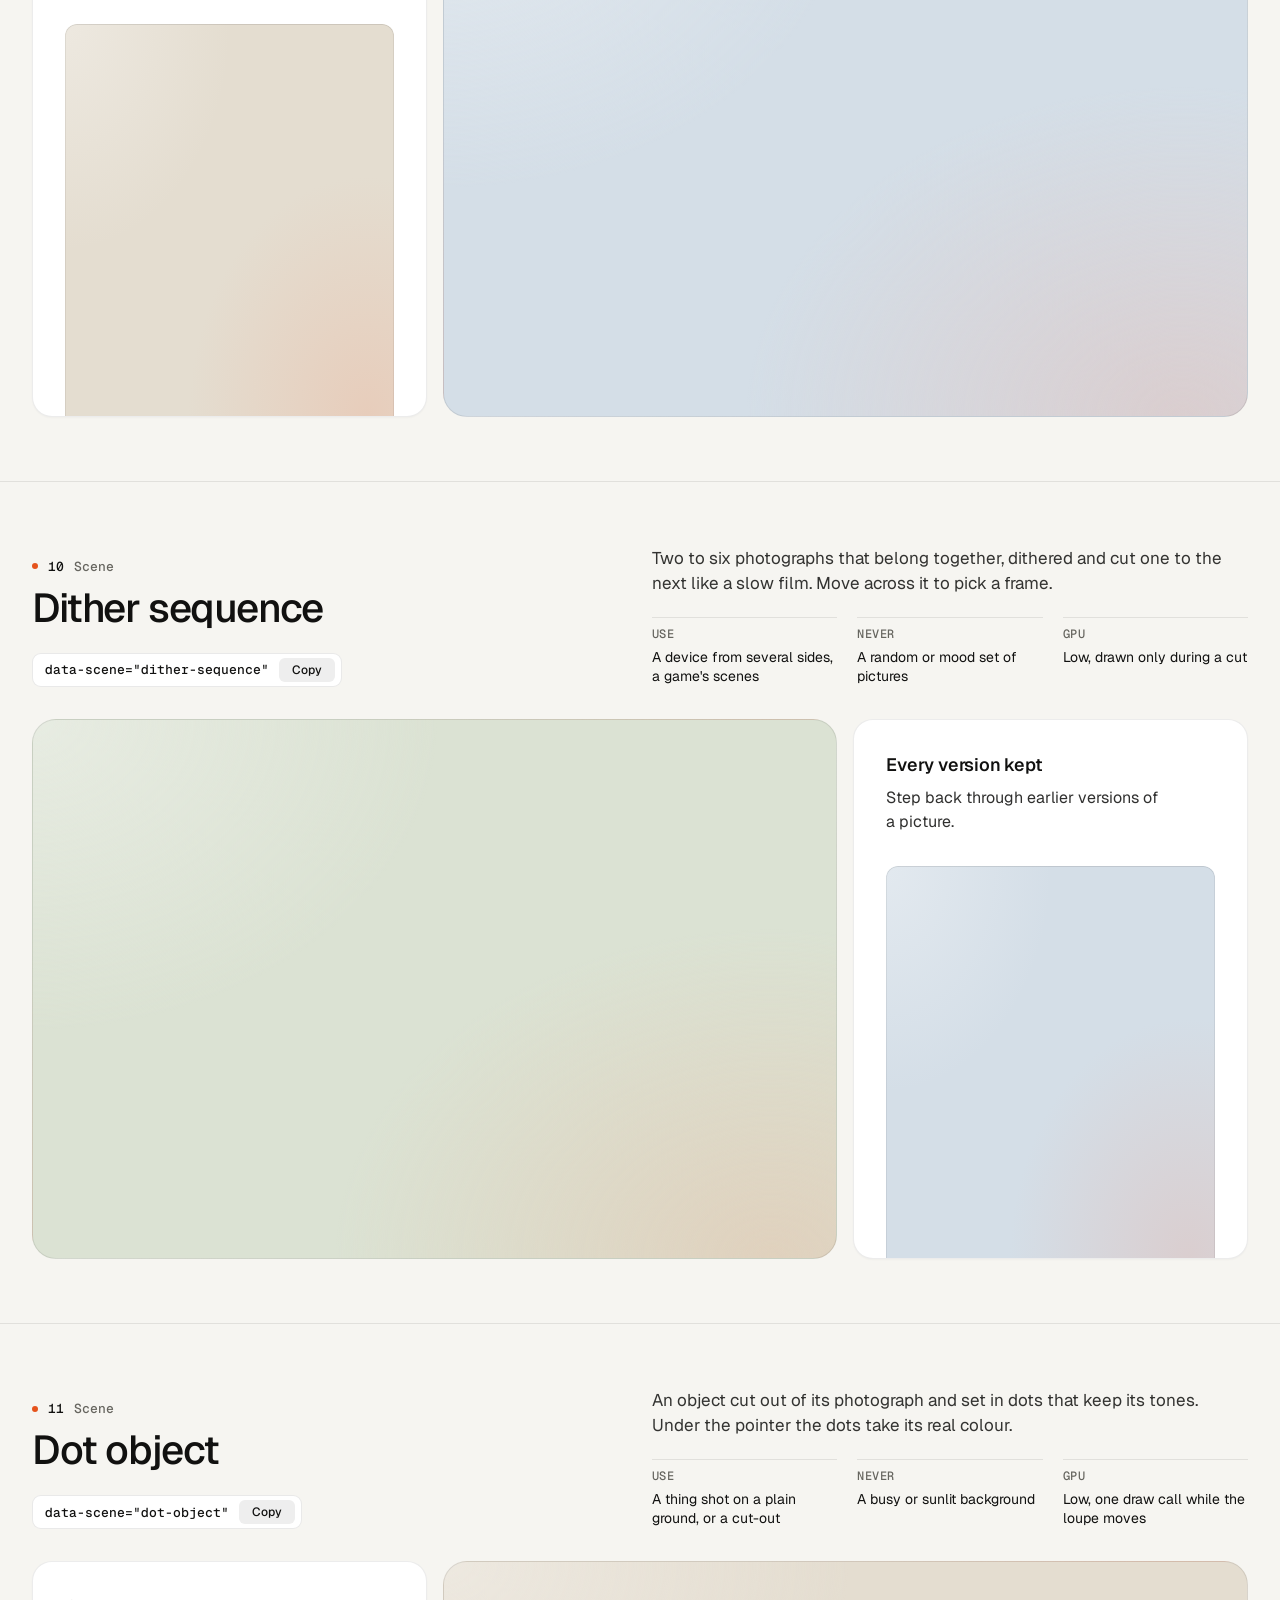
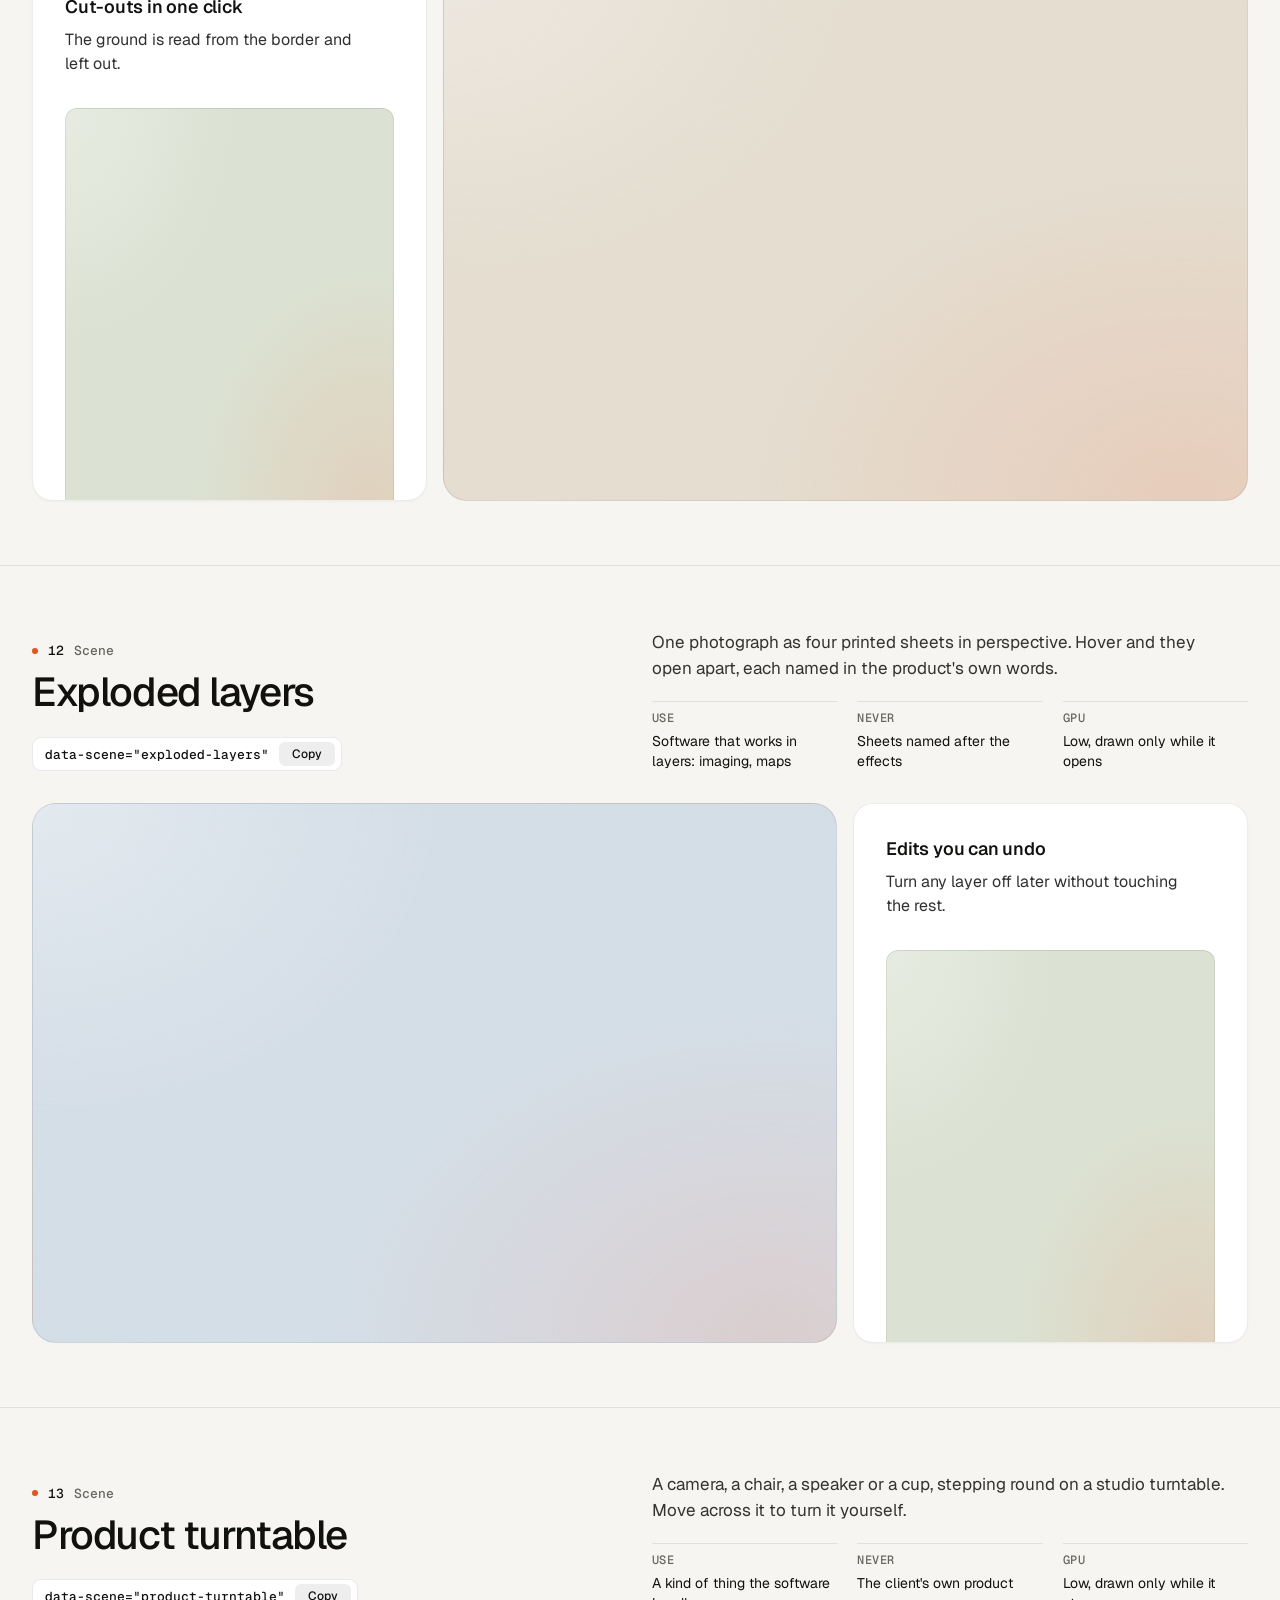
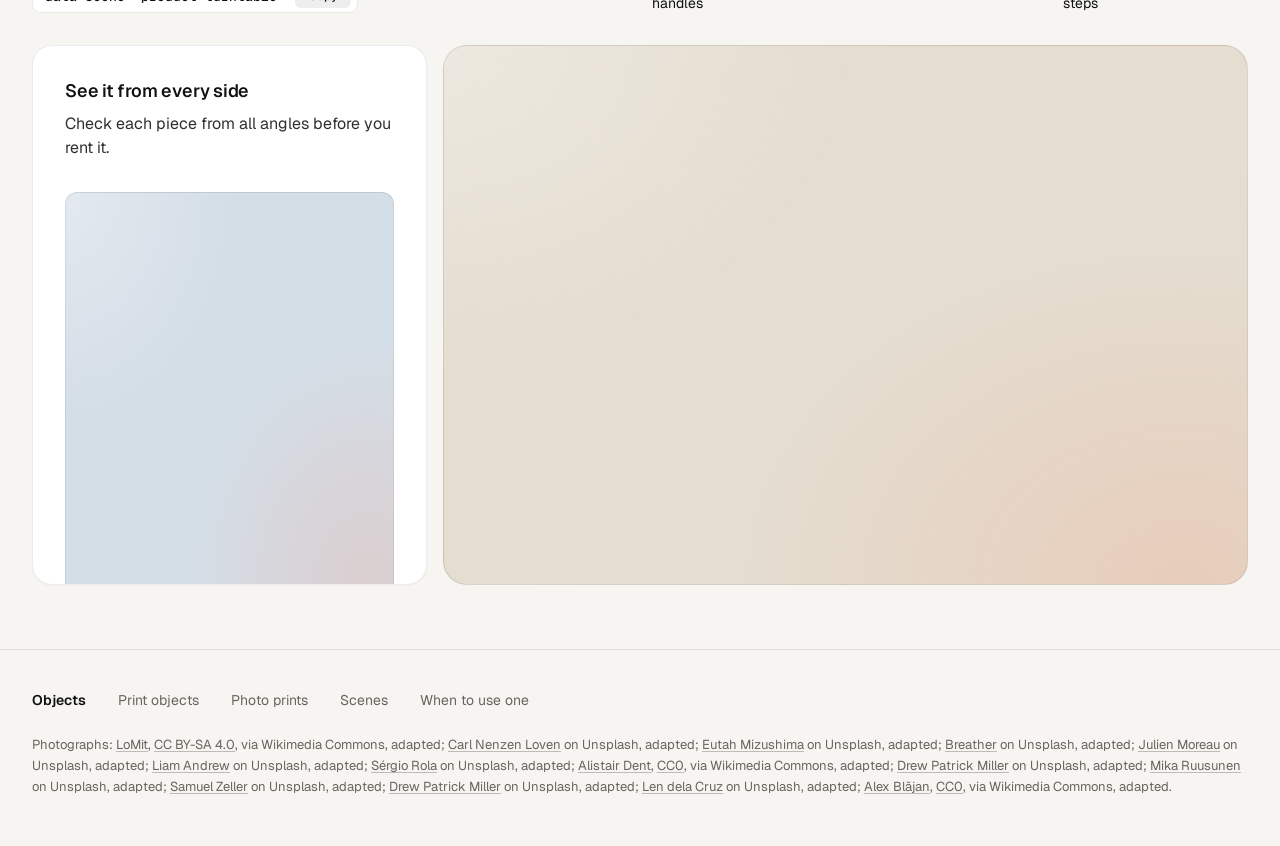
<file: .claude/skills/design-taste-frontend/assets/objects/index.html>
<!doctype html>
<html lang="en" data-palette="paper">
<head>
<script>window.__tpGlMax = 16;   /* a gallery shows many live effects at once; a page of a site keeps the default 4 (fx.js) */</script>
<meta charset="utf-8">
<meta name="viewport" content="width=device-width, initial-scale=1">
<title>Objects</title>
<meta name="description" content="Thirteen objects for one strong moment a page: products drawn in code, photographs printed by a shader, scenes that answer the pointer.">
<link rel="icon" href="data:,">
<link rel="preconnect" href="https://fonts.googleapis.com">
<link rel="preconnect" href="https://fonts.gstatic.com" crossorigin>
<link href="https://fonts.googleapis.com/css2?family=Geist:wght@300..700&family=Geist+Mono:wght@400;500&display=swap" rel="stylesheet">
<link rel="stylesheet" href="../ui/base.css">
<link rel="stylesheet" href="../ui/cards.css">
<style>
  /* palettes: page tokens, four grounds (--g1 sand, --g2 sky, --g3 sage, --g4 deep) and the globe's sea */
  :root {
    --font-text: "Geist", system-ui, sans-serif; --font-mono: "Geist Mono", ui-monospace, monospace;
    --ease: cubic-bezier(.2, .7, .2, 1);
    --gutter: 32px; --max: 1312px;
  }
  [data-palette="paper"] { --bg: #f6f5f1; --card: #ffffff; --surface: #ffffff; --ink: #111110; --muted: #66655f; --accent: #e5531c; --accent-ink: #ffffff;
    --g1: #e4ddd0; --g2: #d4dee7; --g3: #dbe2d3; --g4: #1a2230; --sea: #2f6aa8; --line: rgb(17 17 16 / 0.09); }
  [data-palette="stone"] { --bg: #e6e5e1; --card: #f3f2ef; --surface: #f3f2ef; --ink: #1a1b1d; --muted: #5d5e62; --accent: #2456d6; --accent-ink: #ffffff;
    --g1: #d6d5d0; --g2: #c9d4df; --g3: #dad3c6; --g4: #1d2633; --sea: #2456d6; --line: rgb(26 27 29 / 0.1); }
  [data-palette="graphite"] { --bg: #0b0b0c; --card: #141416; --surface: #141416; --ink: #f2f2ef; --muted: #96979c; --accent: #ff7a3c; --accent-ink: #120c08;
    --g1: #1e1d1b; --g2: #17202a; --g3: #1b201b; --g4: #23262c; --sea: #4f9be0; --line: rgb(242 242 239 / 0.09); }
  [data-palette="night"] { --bg: #070b14; --card: #0e1420; --surface: #0e1420; --ink: #e9edf3; --muted: #8b94a4; --accent: #5ab9fc; --accent-ink: #07101a;
    --g1: #121a29; --g2: #0f2231; --g3: #16202b; --g4: #1b2536; --sea: #5ab9fc; --line: rgb(233 237 243 / 0.09); }

  * { box-sizing: border-box; }
  html { scroll-padding-top: 64px; }
  html, body { margin: 0; }
  body { font-family: var(--font-text); background: var(--bg); color: var(--ink); -webkit-font-smoothing: antialiased; font-size: 16px; line-height: 1.5;
    transition: background-color 320ms var(--ease), color 320ms var(--ease); }
  a { color: inherit; }
  .wrap { max-width: var(--max); margin: 0 auto; padding: 0 var(--gutter); }

  /* ------------------------------------------------ the bar */
  .bar { position: sticky; top: 0; z-index: 30; background: color-mix(in oklab, var(--bg) 84%, transparent); backdrop-filter: blur(16px) saturate(1.2); border-bottom: 1px solid var(--line); }
  .bar__in { height: 64px; display: flex; align-items: center; gap: 32px; }
  .brand { display: inline-flex; align-items: center; gap: 10px; font-weight: 600; font-size: 15px; letter-spacing: -0.01em; text-decoration: none; }
  .brand svg { width: 22px; height: 22px; }
  .brand svg .a { fill: var(--accent); transition: transform 420ms var(--ease); transform-origin: 11px 11px; }
  .brand:hover svg .a { transform: rotate(90deg); }
  .nav { display: flex; gap: 24px; font-size: 14px; }
  .nav a { position: relative; text-decoration: none; color: var(--muted); transition: color 180ms ease; padding: 6px 0; }
  .nav a::after { content: ""; position: absolute; left: 0; right: 0; bottom: 0; height: 1px; background: currentColor; transform: scaleX(0); transform-origin: left; transition: transform 260ms var(--ease); }
  .nav a:hover { color: var(--ink); }
  .nav a:hover::after { transform: scaleX(1); }
  .sp { flex: 1; }
  .swatches { display: flex; align-items: center; gap: 6px; padding: 4px; border-radius: 999px; border: 1px solid var(--line); background: var(--card); }
  .sw { position: relative; width: 26px; height: 26px; border-radius: 50%; border: 0; padding: 0; cursor: pointer; background: linear-gradient(135deg, var(--s-bg) 0 50%, var(--s-ac) 50% 100%);
    box-shadow: inset 0 0 0 1px rgb(0 0 0 / 0.12); transition: transform 200ms var(--ease); }
  .sw::after { content: ""; position: absolute; inset: -3px; border-radius: 50%; box-shadow: 0 0 0 1.5px var(--ink); opacity: 0; transform: scale(0.8); transition: opacity 200ms ease, transform 260ms var(--ease); }
  .sw:hover { transform: scale(1.08); }
  .sw:active { transform: scale(0.94); }
  .sw[aria-pressed="true"]::after { opacity: 1; transform: scale(1); }
  .sw:focus-visible { outline: 2px solid var(--ink); outline-offset: 3px; }
  .sw-label { font-size: 13px; color: var(--muted); min-width: 60px; text-align: right; }

  /* ------------------------------------------------ grounds: a soft lit mesh of the ground's own tone, a fine grain */
  .gr, .card > .panel.gr { --calm-k: 0%; background-color: var(--pg);
    background-image:
      radial-gradient(80% 90% at 92% 100%, color-mix(in oklab, var(--accent) 13%, var(--pg)), transparent 68%),
      radial-gradient(70% 80% at 0% 0%, color-mix(in oklab, var(--lift, #ffffff) var(--lift-k, 34%), var(--pg)), transparent 72%); }
  .gr.dk, [data-palette="graphite"] .gr, [data-palette="night"] .gr { --lift: #ffffff; --lift-k: 6%; }
  .grain { position: absolute; inset: 0; z-index: 0; pointer-events: none; opacity: .32; mix-blend-mode: soft-light; border-radius: inherit;
    background-image: url("data:image/svg+xml;utf8,<svg xmlns='http://www.w3.org/2000/svg' width='160' height='160'><filter id='n'><feTurbulence type='fractalNoise' baseFrequency='.85' numOctaves='2' stitchTiles='stitch'/><feColorMatrix values='0 0 0 0 .5  0 0 0 0 .5  0 0 0 0 .5  0 0 0 .9 0'/></filter><rect width='100%' height='100%' filter='url(%23n)'/></svg>"); }
  .slot { position: absolute; inset: 0; z-index: 1; border-radius: inherit; }
  .slot > .host { position: absolute; inset: 0; border-radius: inherit; overflow: hidden; }

  /* ------------------------------------------------ hero */
  .hero { min-height: calc(100svh - 64px); display: grid; align-items: center; padding: 56px 0; }
  .hero__grid { display: grid; grid-template-columns: repeat(12, minmax(0, 1fr)); gap: 24px; align-items: center; }
  .hero__copy { grid-column: 1 / span 5; }
  .hero h1 { margin: 0; font-size: clamp(44px, 3.4vw + 12px, 72px); line-height: 1.02; letter-spacing: -0.045em; font-weight: 520; text-wrap: balance; }
  .hero__lede { margin: 24px 0 0; font-size: 19px; line-height: 1.5; color: var(--muted); max-width: 40ch; text-wrap: pretty; }
  .index { margin: 40px 0 0; padding: 0; list-style: none; border-top: 1px solid var(--line); max-width: 460px; }
  .index a { display: grid; grid-template-columns: 1fr auto 20px; align-items: center; gap: 16px; padding: 14px 0; border-bottom: 1px solid var(--line); text-decoration: none; font-size: 16px; font-weight: 500; }
  .index a span { font: 500 13px/1 var(--font-mono); color: var(--muted); }
  .index a svg { width: 16px; height: 16px; transition: transform 260ms var(--ease); }
  .index a:hover svg { transform: translateX(4px); }
  .hero__pics { grid-column: 7 / span 6; display: grid; grid-template-columns: 1fr 1fr; gap: 16px; height: min(70svh, 660px); min-height: 440px; }
  .pic { position: relative; overflow: clip; border-radius: 20px; border: 1px solid var(--line); isolation: isolate; }
  .pic img { position: absolute; inset: 0; width: 100%; height: 100%; object-fit: cover; object-position: 50% 42%; display: block; }
  .pic--down { margin-top: 48px; }

  /* ------------------------------------------------ an object, one screen */
  .obj { min-height: calc(100svh - 64px); display: grid; align-content: center; padding: 64px 0; border-top: 1px solid var(--line); }
  .obj__head { display: grid; grid-template-columns: repeat(12, minmax(0, 1fr)); gap: 24px; align-items: end; margin-bottom: 32px; }
  .obj__title { grid-column: 1 / span 5; }
  .obj__n { margin: 0 0 14px; font: 500 13px/1 var(--font-mono); color: var(--muted); display: flex; gap: 10px; align-items: center; }
  .obj__n b { color: var(--ink); font-weight: 500; }
  .obj__n i { width: 6px; height: 6px; border-radius: 50%; background: var(--accent); display: inline-block; }
  .obj h2 { margin: 0; font-size: clamp(34px, 1.9vw + 16px, 52px); line-height: 1.04; letter-spacing: -0.035em; font-weight: 520; text-wrap: balance; }
  .obj__about { grid-column: 7 / span 6; }
  .obj__line { margin: 0; font-size: 17px; line-height: 1.5; color: color-mix(in oklab, var(--ink) 82%, var(--bg)); max-width: 52ch; text-wrap: pretty; }
  .facts { display: grid; grid-template-columns: repeat(3, minmax(0, 1fr)); gap: 20px; margin: 20px 0 0; }
  .facts div { border-top: 1px solid var(--line); padding-top: 10px; }
  .facts dt { font: 500 12px/1 var(--font-mono); color: var(--muted); text-transform: uppercase; letter-spacing: .04em; }
  .facts dd { margin: 8px 0 0; font-size: 14px; line-height: 1.4; }
  .copy { margin-top: 24px; display: inline-flex; align-items: center; gap: 10px; height: 34px; padding: 0 6px 0 12px; border-radius: 9px; border: 1px solid var(--line);
    background: var(--card); color: var(--ink); font: 500 13px/1 var(--font-mono); cursor: pointer; transition: border-color 180ms ease, transform 160ms var(--ease); }
  .copy:hover { border-color: color-mix(in oklab, var(--ink) 24%, transparent); }
  .copy:active { transform: scale(0.97); }
  .copy:focus-visible { outline: 2px solid var(--ink); outline-offset: 2px; }
  .copy em { font-style: normal; display: inline-grid; place-items: center; height: 24px; padding: 0 8px; border-radius: 6px; background: color-mix(in oklab, var(--ink) 7%, transparent); font-family: var(--font-text); font-size: 12px; overflow: hidden; }
  .copy em span { grid-area: 1 / 1; transition: transform 260ms var(--ease), opacity 200ms ease; }
  .copy em span + span { transform: translateY(110%); opacity: 0; }
  .copy.done em span:first-child { transform: translateY(-110%); opacity: 0; }
  .copy.done em span + span { transform: none; opacity: 1; }

  .duo { display: grid; grid-template-columns: repeat(12, minmax(0, 1fr)); gap: 16px; height: clamp(400px, calc(100svh - 360px), 600px); }
  .big { grid-column: 1 / span 8; position: relative; overflow: clip; isolation: isolate; border-radius: 24px; border: 1px solid var(--line); }
  .duo .card { grid-column: 9 / span 4; }
  .obj:nth-of-type(even) .big { grid-column: 5 / span 8; grid-row: 1; }
  .obj:nth-of-type(even) .duo .card { grid-column: 1 / span 4; grid-row: 1; }
  .duo .card > .panel { flex: 1 1 auto; min-height: 0; }

  /* ------------------------------------------------ footer */
  .foot { border-top: 1px solid var(--line); padding: 40px 0 48px; font-size: 14px; color: var(--muted); }
  .foot__row { display: flex; flex-wrap: wrap; gap: 12px 32px; align-items: baseline; }
  .foot__row b { color: var(--ink); font-weight: 600; }
  .foot__row a { text-decoration: none; }
  .foot__row a:hover { color: var(--ink); }
  .credits { margin: 24px 0 0; font-size: 13px; line-height: 1.6; color: var(--muted); }
  .credits a { text-decoration: underline; text-decoration-color: color-mix(in oklab, currentColor 40%, transparent); text-underline-offset: 2px; }

  @media (max-width: 1023px) {
    .hero__copy, .hero__pics { grid-column: 1 / -1; }
    .hero__pics { height: auto; min-height: 0; }
    .pic { aspect-ratio: 3 / 4; }
    .obj__title, .obj__about { grid-column: 1 / -1; }
    .duo { height: auto; grid-template-columns: minmax(0, 1fr); }
    .big, .duo .card, .obj:nth-of-type(even) .big, .obj:nth-of-type(even) .duo .card { grid-column: 1 / -1; grid-row: auto; }
    .big { aspect-ratio: 4 / 3; }
    .duo .card > .panel { flex: none; height: 320px; }
  }
  @media (max-width: 760px) {
    :root { --gutter: 16px; }
    .nav, .sw-label { display: none; }
    .hero { padding: 32px 0 40px; }
    .hero__lede { font-size: 17px; }
    .hero__pics { gap: 10px; }
    .pic { border-radius: 16px; }
    .pic--down { margin-top: 28px; }
    .obj { padding: 72px 0; min-height: 0; }
    .obj .wrap { display: flex; flex-direction: column; }
    .obj__head, .obj__about { display: contents; }
    .obj__title { order: 1; margin-bottom: 16px; }
    .obj__line { order: 2; margin-bottom: 28px; }
    .duo { order: 3; }
    .facts { order: 4; margin-top: 28px; }
    .copy, .index { display: none; }
    .facts { grid-template-columns: minmax(0, 1fr); gap: 0; }
    .facts div { display: grid; grid-template-columns: 96px 1fr; gap: 12px; padding: 10px 0; }
    .facts dd { margin: 0; }
    .big { aspect-ratio: 4 / 5; border-radius: 18px; }
    .duo .card > .panel { height: 300px; }
  }
  @media (prefers-reduced-motion: reduce) { *, *::before, *::after { transition-duration: 0ms !important; } }
</style>
</head>
<body>
<header class="bar">
  <div class="wrap bar__in">
    <a class="brand" href="#top" aria-label="Objects, back to the top">
      <svg viewBox="0 0 22 22" aria-hidden="true"><rect x="1" y="1" width="20" height="20" rx="6" fill="currentColor"/><rect class="a" x="7" y="7" width="8" height="8" rx="2"/></svg>
      Objects
    </a>
    <nav class="nav" aria-label="Families">
      <a href="#print-cup">Print objects</a>
      <a href="#photo-halftone">Photo prints</a>
      <a href="#split-reveal">Scenes</a>
    </nav>
    <span class="sp"></span>
    <span class="sw-label" id="sw-label">Paper</span>
    <div class="swatches" role="group" aria-label="Palette">
      <button type="button" class="sw" data-pal="paper" aria-label="Paper" aria-pressed="true" style="--s-bg:#f6f5f1;--s-ac:#e5531c"></button>
      <button type="button" class="sw" data-pal="stone" aria-label="Stone" aria-pressed="false" style="--s-bg:#e6e5e1;--s-ac:#2456d6"></button>
      <button type="button" class="sw" data-pal="graphite" aria-label="Graphite" aria-pressed="false" style="--s-bg:#141416;--s-ac:#ff7a3c"></button>
      <button type="button" class="sw" data-pal="night" aria-label="Night" aria-pressed="false" style="--s-bg:#0e1420;--s-ac:#5ab9fc"></button>
    </div>
  </div>
</header>

<main id="top">
  <section class="hero">
    <div class="wrap hero__grid">
      <div class="hero__copy">
        <h1>Objects for one strong moment a page.</h1>
        <p class="hero__lede">Products drawn in code, photographs printed by a shader, and scenes that answer the pointer. A photograph leads where there is one. An object leads where there is none.</p>
        <ul class="index">
          <li><a href="#print-cup">Print objects <span>05</span><svg viewBox="0 0 16 16" fill="none" stroke="currentColor" stroke-width="1.5" aria-hidden="true"><path d="M3 8h10M9 4l4 4-4 4"/></svg></a></li>
          <li><a href="#photo-halftone">Photo prints <span>03</span><svg viewBox="0 0 16 16" fill="none" stroke="currentColor" stroke-width="1.5" aria-hidden="true"><path d="M3 8h10M9 4l4 4-4 4"/></svg></a></li>
          <li><a href="#split-reveal">Scenes <span>05</span><svg viewBox="0 0 16 16" fill="none" stroke="currentColor" stroke-width="1.5" aria-hidden="true"><path d="M3 8h10M9 4l4 4-4 4"/></svg></a></li>
        </ul>
      </div>
      <div class="hero__pics">
        <div class="pic"><img src="photo-kit/photos/lamp.jpg" width="1280" height="1757" alt="Cream ceramic table lamp on a glossy side table in low sun" decoding="async"></div>
        <article class="pic pic--down gr" style="--pg: var(--g1)" aria-label="A balanced-arm desk lamp">
          <div class="grain"></div>
          <div class="slot" data-slot='{"kind":"print","id":"print-lamp","place":"card","ground":"g1","params":{"size":1.06,"x":-0.08,"y":-0.2}}'></div>
        </article>
      </div>
    </div>
  </section>

  <!-- ===================================================== print objects -->
  <section class="obj" id="print-cup">
    <div class="wrap">
      <div class="obj__head">
        <div class="obj__title"><p class="obj__n"><i></i><b>01</b> Print object</p><h2>Cup and saucer</h2>
          <button type="button" class="copy" data-copy='<div data-print="print-cup" data-print-place="card"></div>'>data-print="print-cup"<em><span>Copy</span><span>Copied</span></em></button></div>
        <div class="obj__about">
          <p class="obj__line">A porcelain cup of coffee on its saucer, the glaze in your accent. Click it to stir.</p>
          <dl class="facts"><div><dt>Leads</dt><dd>A tableware maker with no photographs</dd></div><div><dt>As a print</dt><dd>A software card about a morning</dd></div><div><dt>GPU</dt><dd>High while it turns, one frame at rest</dd></div></dl>
        </div>
      </div>
      <div class="duo">
        <article class="big gr" style="--pg: var(--g1)"><div class="grain"></div>
          <div class="slot" data-slot='{"kind":"print","id":"print-cup","place":"hero","ground":"g1","params":{"size":0.96,"x":0.16,"y":-0.04}}'></div></article>
        <article class="card"><h3>Morning digest</h3><p>One email at 8:00 with everything that changed overnight.</p>
          <div class="panel gr" style="--pg: var(--g2)"><div class="grain"></div>
            <div class="slot" data-slot='{"kind":"print","id":"print-cup","place":"card","ground":"g2","params":{"effect":"halftone","turn":0}}'></div></div></article>
      </div>
    </div>
  </section>

  <section class="obj" id="print-wheel">
    <div class="wrap">
      <div class="obj__head">
        <div class="obj__title"><p class="obj__n"><i></i><b>02</b> Print object</p><h2>Bicycle wheel</h2>
          <button type="button" class="copy" data-copy='<div data-print="print-wheel" data-print-place="card"></div>'>data-print="print-wheel"<em><span>Copy</span><span>Copied</span></em></button></div>
        <div class="obj__about">
          <p class="obj__line">A road wheel with a tan-wall tyre, an alloy rim and 24 spokes, the hub in your accent. Click it to spin it up.</p>
          <dl class="facts"><div><dt>Leads</dt><dd>A maker of wheels or hubs, never a whole bike</dd></div><div><dt>As a print</dt><dd>A card about speed or a mechanism</dd></div><div><dt>GPU</dt><dd>High while it turns, one frame at rest</dd></div></dl>
        </div>
      </div>
      <div class="duo">
        <article class="big gr" style="--pg: var(--g2)"><div class="grain"></div>
          <div class="slot" data-slot='{"kind":"print","id":"print-wheel","place":"card","ground":"g2","params":{"size":1.34,"x":-0.08,"y":-0.3}}'></div></article>
        <article class="card"><h3>Background sync</h3><p>Runs every five minutes, whether the app is open or not.</p>
          <div class="panel gr" style="--pg: var(--g3)"><div class="grain"></div>
            <div class="slot" data-slot='{"kind":"print","id":"print-wheel","place":"card","ground":"g3","params":{"effect":"halftone","turn":0}}'></div></div></article>
      </div>
    </div>
  </section>

  <section class="obj" id="print-lamp">
    <div class="wrap">
      <div class="obj__head">
        <div class="obj__title"><p class="obj__n"><i></i><b>03</b> Print object</p><h2>Desk lamp</h2>
          <button type="button" class="copy" data-copy='<div data-print="print-lamp" data-print-place="card"></div>'>data-print="print-lamp"<em><span>Copy</span><span>Copied</span></em></button></div>
        <div class="obj__about">
          <p class="obj__line">A balanced-arm desk lamp on chrome springs, the base and shade enamelled in your accent. Click it to switch it on.</p>
          <dl class="facts"><div><dt>Leads</dt><dd>A lighting maker with no photographs</dd></div><div><dt>As a print</dt><dd>A card about focus or working late</dd></div><div><dt>GPU</dt><dd>High while it moves, one frame at rest</dd></div></dl>
        </div>
      </div>
      <div class="duo">
        <article class="big gr" style="--pg: var(--g3)"><div class="grain"></div>
          <div class="slot" data-slot='{"kind":"print","id":"print-lamp","place":"hero","ground":"g3","params":{"size":0.98,"x":0.14,"y":-0.06,"angle":-24}}'></div></article>
        <article class="card"><h3>Focus mode</h3><p>Alerts wait until you switch it off.</p>
          <div class="panel gr dk" style="--pg: var(--g4)"><div class="grain"></div>
            <div class="slot" data-slot='{"kind":"print","id":"print-lamp","place":"card","ground":"g4","params":{"effect":"dither","step":1,"turn":0}}' aria-label="A desk lamp, switched on"></div></div></article>
      </div>
    </div>
  </section>

  <section class="obj" id="print-globe">
    <div class="wrap">
      <div class="obj__head">
        <div class="obj__title"><p class="obj__n"><i></i><b>04</b> Print object</p><h2>Desk globe</h2>
          <button type="button" class="copy" data-copy='<div data-print="print-globe" data-print-place="card" data-print-params=&apos;{"effect":"engrave"}&apos;></div>'>data-print="print-globe"<em><span>Copy</span><span>Copied</span></em></button></div>
        <div class="obj__about">
          <p class="obj__line">A desk globe with the real coastlines, a brass meridian and a walnut stand. Its sea takes a blue or teal accent. Click it to spin.</p>
          <dl class="facts"><div><dt>Leads</dt><dd>A maker of globes or maps</dd></div><div><dt>As a print</dt><dd>A card about regions or shipping</dd></div><div><dt>GPU</dt><dd>High while it turns, one frame at rest</dd></div></dl>
        </div>
      </div>
      <div class="duo">
        <article class="big gr" style="--pg: var(--g2)"><div class="grain"></div>
          <div class="slot" data-slot='{"kind":"print","id":"print-globe","place":"card","ground":"g2","sea":true,"params":{"size":1.3,"x":-0.1,"y":-0.3}}'></div></article>
        <article class="card"><h3>14 regions</h3><p>Pick where your data lives. Move it later in two clicks.</p>
          <div class="panel gr dk" style="--pg: var(--g4)"><div class="grain"></div>
            <div class="slot" data-slot='{"kind":"print","id":"print-globe","place":"card","ground":"g4","sea":true,"params":{"effect":"engrave","turn":0}}'></div></div></article>
      </div>
    </div>
  </section>

  <section class="obj" id="print-cards">
    <div class="wrap">
      <div class="obj__head">
        <div class="obj__title"><p class="obj__n"><i></i><b>05</b> Print object</p><h2>Playing cards</h2>
          <button type="button" class="copy" data-copy='<div data-print="print-cards" data-print-place="card"></div>'>data-print="print-cards"<em><span>Copy</span><span>Copied</span></em></button></div>
        <div class="obj__about">
          <p class="obj__line">A stack of playing cards, the ace of diamonds face up and the backs in your accent. Click to fan them out.</p>
          <dl class="facts"><div><dt>Leads</dt><dd>A maker of card or board games</dd></div><div><dt>As a print</dt><dd>A games card about a hand or a deal</dd></div><div><dt>GPU</dt><dd>High while it moves, one frame at rest</dd></div></dl>
        </div>
      </div>
      <div class="duo">
        <article class="big gr" style="--pg: var(--g3)"><div class="grain"></div>
          <div class="slot" data-slot='{"kind":"print","id":"print-cards","place":"hero","ground":"g3","params":{"size":0.98,"x":0.16,"y":-0.04}}'></div></article>
        <article class="card"><h3>Fair draws</h3><p>Every shuffle is logged, so any player can check a deal.</p>
          <div class="panel gr" style="--pg: var(--g1)"><div class="grain"></div>
            <div class="slot" data-slot='{"kind":"print","id":"print-cards","place":"card","ground":"g1","params":{"effect":"halftone","turn":0}}'></div></div></article>
      </div>
    </div>
  </section>

  <!-- ===================================================== photo prints -->
  <section class="obj" id="photo-halftone">
    <div class="wrap">
      <div class="obj__head">
        <div class="obj__title"><p class="obj__n"><i></i><b>06</b> Photo print</p><h2>Halftone photograph</h2>
          <button type="button" class="copy" data-copy="import print from './assets/objects/photo-halftone/object.js'; print.mount(frame, { palette: fx.readPalette(frame) });">photo-halftone<em><span>Copy</span><span>Copied</span></em></button></div>
        <div class="obj__about">
          <p class="obj__line">One photograph in one ink: round dots on a 45° screen, clean paper in the light. Point at it and a loupe shows its colour.</p>
          <dl class="facts"><div><dt>Use</dt><dd>One photograph band on a design or software page</dd></div><div><dt>Never</dt><dd>A hero photograph, a cafe, a guesthouse</dd></div><div><dt>GPU</dt><dd>Low, one context, still at rest</dd></div></dl>
        </div>
      </div>
      <div class="duo">
        <article class="big gr" style="--pg: var(--g1)">
          <div class="slot" data-slot='{"kind":"photo","id":"photo-halftone","ground":"g1","photo":"concrete"}'></div></article>
        <article class="card"><h3>Screens for print</h3><p>Send any photograph to press as a one-ink halftone.</p>
          <div class="panel gr" style="--pg: var(--g2)">
            <div class="slot" data-slot='{"kind":"photo","id":"photo-halftone","ground":"g2","photo":"lamp","params":{"tint":1}}'></div></div></article>
      </div>
    </div>
  </section>

  <section class="obj" id="photo-engraving">
    <div class="wrap">
      <div class="obj__head">
        <div class="obj__title"><p class="obj__n"><i></i><b>07</b> Photo print</p><h2>Engraved photograph</h2>
          <button type="button" class="copy" data-copy="import print from './assets/objects/photo-engraving/object.js'; print.mount(frame, { palette: fx.readPalette(frame) });">photo-engraving<em><span>Copy</span><span>Copied</span></em></button></div>
        <div class="obj__about">
          <p class="obj__line">Diagonal lines that swell in the shadows and bend over the forms, over a light wash of the photograph's colour. Point at it and the lines part.</p>
          <dl class="facts"><div><dt>Use</dt><dd>A tile whose subject is the photograph</dd></div><div><dt>Never</dt><dd>A hero photograph, a cafe, a guesthouse</dd></div><div><dt>GPU</dt><dd>Low, one context, still at rest</dd></div></dl>
        </div>
      </div>
      <div class="duo">
        <article class="big gr" style="--pg: var(--g2)">
          <div class="slot" data-slot='{"kind":"photo","id":"photo-engraving","ground":"g2","photo":"platform","photoDark":"concrete"}'></div></article>
        <article class="card"><h3>Line art from a photo</h3><p>Turn a product shot into a plate for packaging.</p>
          <div class="panel gr" style="--pg: var(--g3)">
            <div class="slot" data-slot='{"kind":"photo","id":"photo-engraving","ground":"g3","photo":"concrete","photoDark":"room"}'></div></div></article>
      </div>
    </div>
  </section>

  <section class="obj" id="photo-dither">
    <div class="wrap">
      <div class="obj__head">
        <div class="obj__title"><p class="obj__n"><i></i><b>08</b> Photo print</p><h2>Dithered photograph</h2>
          <button type="button" class="copy" data-copy="import print from './assets/objects/photo-dither/object.js'; print.mount(frame, { palette: fx.readPalette(frame) });">photo-dither<em><span>Copy</span><span>Copied</span></em></button></div>
        <div class="obj__about">
          <p class="obj__line">A three-colour grain from the photograph's deepest and most colourful tones. Point at it and the photograph develops through the grain.</p>
          <dl class="facts"><div><dt>Use</dt><dd>A games or AI page's one photograph</dd></div><div><dt>Never</dt><dd>A hero photograph, a cafe, a guesthouse</dd></div><div><dt>GPU</dt><dd>Low, one context, still at rest</dd></div></dl>
        </div>
      </div>
      <div class="duo">
        <article class="big gr" style="--pg: var(--g3)">
          <div class="slot" data-slot='{"kind":"photo","id":"photo-dither","ground":"g3","photo":"room"}'></div></article>
        <article class="card"><h3>Three colours, any picture</h3><p>A grain that keeps a photograph readable in two inks and the paper.</p>
          <div class="panel gr" style="--pg: var(--g1)">
            <div class="slot" data-slot='{"kind":"photo","id":"photo-dither","ground":"g1","photo":"platform"}'></div></div></article>
      </div>
    </div>
  </section>

  <!-- ===================================================== scenes -->
  <section class="obj" id="split-reveal">
    <div class="wrap">
      <div class="obj__head">
        <div class="obj__title"><p class="obj__n"><i></i><b>09</b> Scene</p><h2>Split reveal</h2>
          <button type="button" class="copy" data-copy='<div data-scene="split-reveal" data-scene-src="assets/img/photo.jpg"></div>'>data-scene="split-reveal"<em><span>Copy</span><span>Copied</span></em></button></div>
        <div class="obj__about">
          <p class="obj__line">One photograph, half of it printed as a halftone screen. The line follows the pointer; on a phone it follows a drag.</p>
          <dl class="facts"><div><dt>Use</dt><dd>A photo or design app, a device, a game's key art</dd></div><div><dt>Never</dt><dd>A place, a service, a product page</dd></div><div><dt>GPU</dt><dd>Low, drawn only while the line moves</dd></div></dl>
        </div>
      </div>
      <div class="duo">
        <article class="big gr" style="--pg: var(--g2)">
          <div class="slot" data-slot='{"kind":"scene","id":"split-reveal","ground":"g2","src":"default"}'></div></article>
        <article class="card"><h3>Before and after</h3><p>Drag the line to compare the print with the original.</p>
          <div class="panel gr" style="--pg: var(--g1)">
            <div class="slot" data-slot='{"kind":"scene","id":"split-reveal","ground":"g1","src":"roof","params":{"side":"right","split":0.42}}'></div></div></article>
      </div>
    </div>
  </section>

  <section class="obj" id="dither-sequence">
    <div class="wrap">
      <div class="obj__head">
        <div class="obj__title"><p class="obj__n"><i></i><b>10</b> Scene</p><h2>Dither sequence</h2>
          <button type="button" class="copy" data-copy='<div data-scene="dither-sequence" data-scene-src=&apos;[{"src":"a.jpg"},{"src":"b.jpg"}]&apos;></div>'>data-scene="dither-sequence"<em><span>Copy</span><span>Copied</span></em></button></div>
        <div class="obj__about">
          <p class="obj__line">Two to six photographs that belong together, dithered and cut one to the next like a slow film. Move across it to pick a frame.</p>
          <dl class="facts"><div><dt>Use</dt><dd>A device from several sides, a game's scenes</dd></div><div><dt>Never</dt><dd>A random or mood set of pictures</dd></div><div><dt>GPU</dt><dd>Low, drawn only during a cut</dd></div></dl>
        </div>
      </div>
      <div class="duo">
        <article class="big gr" style="--pg: var(--g3)">
          <div class="slot" data-slot='{"kind":"scene","id":"dither-sequence","ground":"g3","src":"default"}'></div></article>
        <article class="card"><h3>Every version kept</h3><p>Step back through earlier versions of a picture.</p>
          <div class="panel gr" style="--pg: var(--g2)">
            <div class="slot" data-slot='{"kind":"scene","id":"dither-sequence","ground":"g2","src":"spirals","params":{"fit":"contain","autoplay":0}}'></div></div></article>
      </div>
    </div>
  </section>

  <section class="obj" id="dot-object">
    <div class="wrap">
      <div class="obj__head">
        <div class="obj__title"><p class="obj__n"><i></i><b>11</b> Scene</p><h2>Dot object</h2>
          <button type="button" class="copy" data-copy='<div data-scene="dot-object" data-scene-src="assets/img/object-on-white.jpg"></div>'>data-scene="dot-object"<em><span>Copy</span><span>Copied</span></em></button></div>
        <div class="obj__about">
          <p class="obj__line">An object cut out of its photograph and set in dots that keep its tones. Under the pointer the dots take its real colour.</p>
          <dl class="facts"><div><dt>Use</dt><dd>A thing shot on a plain ground, or a cut-out</dd></div><div><dt>Never</dt><dd>A busy or sunlit background</dd></div><div><dt>GPU</dt><dd>Low, one draw call while the loupe moves</dd></div></dl>
        </div>
      </div>
      <div class="duo">
        <article class="big gr" style="--pg: var(--g1)">
          <div class="slot" data-slot='{"kind":"scene","id":"dot-object","ground":"g1","src":"default"}'></div></article>
        <article class="card"><h3>Cut-outs in one click</h3><p>The ground is read from the border and left out.</p>
          <div class="panel gr" style="--pg: var(--g3)">
            <div class="slot" data-slot='{"kind":"scene","id":"dot-object","ground":"g3","src":"dahlia"}'></div></div></article>
      </div>
    </div>
  </section>

  <section class="obj" id="exploded-layers">
    <div class="wrap">
      <div class="obj__head">
        <div class="obj__title"><p class="obj__n"><i></i><b>12</b> Scene</p><h2>Exploded layers</h2>
          <button type="button" class="copy" data-copy='<div data-scene="exploded-layers" data-scene-src="assets/img/photo.jpg" data-scene-params=&apos;{"names":["Photo","Colour","Light","Depth"]}&apos;></div>'>data-scene="exploded-layers"<em><span>Copy</span><span>Copied</span></em></button></div>
        <div class="obj__about">
          <p class="obj__line">One photograph as four printed sheets in perspective. Hover and they open apart, each named in the product's own words.</p>
          <dl class="facts"><div><dt>Use</dt><dd>Software that works in layers: imaging, maps</dd></div><div><dt>Never</dt><dd>Sheets named after the effects</dd></div><div><dt>GPU</dt><dd>Low, drawn only while it opens</dd></div></dl>
        </div>
      </div>
      <div class="duo">
        <article class="big gr" style="--pg: var(--g2)">
          <div class="slot" data-slot='{"kind":"scene","id":"exploded-layers","ground":"g2","src":"default","params":{"names":["Photo","Colour","Light","Depth"]}}'></div></article>
        <article class="card"><h3>Edits you can undo</h3><p>Turn any layer off later without touching the rest.</p>
          <div class="panel gr" style="--pg: var(--g3)">
            <div class="slot" data-slot='{"kind":"scene","id":"exploded-layers","ground":"g3","src":"lattice"}'></div></div></article>
      </div>
    </div>
  </section>

  <section class="obj" id="product-turntable">
    <div class="wrap">
      <div class="obj__head">
        <div class="obj__title"><p class="obj__n"><i></i><b>13</b> Scene</p><h2>Product turntable</h2>
          <button type="button" class="copy" data-copy='<div data-scene="product-turntable" data-scene-params=&apos;{"form":"chair"}&apos;></div>'>data-scene="product-turntable"<em><span>Copy</span><span>Copied</span></em></button></div>
        <div class="obj__about">
          <p class="obj__line">A camera, a chair, a speaker or a cup, stepping round on a studio turntable. Move across it to turn it yourself.</p>
          <dl class="facts"><div><dt>Use</dt><dd>A kind of thing the software handles</dd></div><div><dt>Never</dt><dd>The client's own product</dd></div><div><dt>GPU</dt><dd>Low, drawn only while it steps</dd></div></dl>
        </div>
      </div>
      <div class="duo">
        <article class="big gr" style="--pg: var(--g1)">
          <div class="slot" data-slot='{"kind":"scene","id":"product-turntable","ground":"g1","params":{"form":"camera"}}' aria-label="A camera on a turntable"></div></article>
        <article class="card"><h3>See it from every side</h3><p>Check each piece from all angles before you rent it.</p>
          <div class="panel gr" style="--pg: var(--g2)">
            <div class="slot" data-slot='{"kind":"scene","id":"product-turntable","ground":"g2","params":{"form":"chair","start":-40,"autoplay":0}}' aria-label="A side chair"></div></div></article>
      </div>
    </div>
  </section>
</main>

<footer class="foot">
  <div class="wrap">
    <div class="foot__row">
      <b>Objects</b>
      <a href="_print-core/README.md">Print objects</a>
      <a href="photo-kit/README.md">Photo prints</a>
      <a href="_scenes/README.md">Scenes</a>
      <a href="../../references/effects-objects.md">When to use one</a>
    </div>
    <p class="credits" id="credits"></p>
  </div>
</footer>

<script type="module">
  /*
    The showcase's own mounting: every [data-slot] mounts when it comes near the screen and is destroyed
    when it leaves, and never more than MAX are mounted at once, so the page holds at most 4 live WebGL
    contexts (each mounted object holds one at most; still print objects hold none).
  */
  import fx from '../effects/fx.js';
  import { creditsLine } from './photo-kit/photo.js';
  import { DEFAULT_PHOTO as SPLIT } from './split-reveal/object.js';
  import { DEFAULT_SEQUENCE } from './dither-sequence/object.js';
  import { DEFAULT_PHOTO as TULIP } from './dot-object/object.js';
  import { DEFAULT_PHOTO as MIXER } from './exploded-layers/object.js';

  const MAX = 4, CAP = { print: 4, photo: 3, scene: 4 };
  const root = document.documentElement;
  const q = new URLSearchParams(location.search);
  const U = 'https://unsplash.com/license', CC0 = 'https://creativecommons.org/publicdomain/zero/1.0/';
  const SRC = {
    roof: { id: 618, ratio: 1.5, alt: 'Curving glass and steel lattice roof in black and white', by: 'Mika Ruusunen', licence: 'Unsplash licence', licenceUrl: U, page: 'https://unsplash.com/photos/ypVM8PnygUo' },
    lattice: { id: 893, ratio: 1.5, alt: 'Curved latticed building facade forming sweeping lines', by: 'Samuel Zeller', licence: 'Unsplash licence', licenceUrl: U, page: 'https://unsplash.com/photos/j0g8taxHZa0' },
    spirals: [
      { id: 949, ratio: 0.66, alt: 'A white spiral atrium under a glass dome, seen from below', by: 'Drew Patrick Miller', licence: 'Unsplash licence', licenceUrl: U, page: 'https://unsplash.com/photos/VLT62-JzddA' },
      { id: 679, ratio: 1, alt: 'Spiralling concrete curves around a small round window', by: 'Len dela Cruz', licence: 'Unsplash licence', licenceUrl: U, page: 'https://unsplash.com/photos/ScEKf8u7y-c' },
    ],
    dahlia: { id: 'commons-minimal-orange-dahlia', source: 'commons', ratio: 1.523, width: 5830, focus: [0.5, 0.5], alt: 'An orange dahlia on a black ground', by: 'Alex Blăjan', licence: 'CC0', licenceUrl: CC0,
      url: 'https://upload.wikimedia.org/wikipedia/commons/5/5e/Minimal_orange_dahlia_%28Unsplash%29.jpg', page: 'https://commons.wikimedia.org/wiki/File:Minimal_orange_dahlia_(Unsplash).jpg' },
  };
  const DEFAULTS = { 'split-reveal': SPLIT, 'dither-sequence': DEFAULT_SEQUENCE, 'dot-object': TULIP, 'exploded-layers': MIXER };
  const lib = await fetch(new URL('./photo-kit/photos.json', import.meta.url)).then(r => r.json()).catch(() => ({ photos: [] }));
  const PHOTOS = Object.fromEntries(lib.photos.map(p => [p.key, p]));

  // ---- palette: the page tokens, a ground's paper and an ink that reads on it
  const tok = n => getComputedStyle(root).getPropertyValue(n).trim();
  const lum = hex => { const h = hex.replace('#', ''); const c = [0, 2, 4].map(i => parseInt(h.slice(i, i + 2), 16) / 255); return 0.2126 * c[0] + 0.7152 * c[1] + 0.0722 * c[2]; };
  function paletteFor(cfg) {
    const bg = tok('--' + (cfg.ground || 'g1')), ink = tok('--ink');
    const light = lum(bg) > 0.4, pageLight = lum(ink) < 0.4;
    const gInk = light ? (pageLight ? ink : '#17181b') : (pageLight ? '#eef0f2' : ink);
    return fx.normalizePalette({ bg, surface: bg, ink: gInk, accent: cfg.sea ? tok('--sea') : tok('--accent'), accentInk: tok('--accent-ink') });
  }

  // ---- mounting
  const slots = [...document.querySelectorAll('[data-slot]')];
  const st = new Map(slots.map(el => [el, { cfg: JSON.parse(el.dataset.slot), near: false, ctrl: null, host: null, busy: false }]));
  const mods = new Map();
  const load = id => { if (!mods.has(id)) mods.set(id, import(`./${id}/object.js`).then(m => m.default)); return mods.get(id); };
  // a photo print may name a darker photograph for the dark palettes (a pale one prints as a light plate there)
  const isDark = () => lum(tok('--bg')) < 0.4;
  const photoKey = cfg => (cfg.photoDark && isDark() ? cfg.photoDark : cfg.photo);
  const srcOf = cfg => {
    if (cfg.kind === 'photo') return new URL('./photo-kit/' + PHOTOS[photoKey(cfg)].file, import.meta.url).href;
    if (!cfg.src) return undefined;
    return cfg.src === 'default' ? DEFAULTS[cfg.id] : SRC[cfg.src];
  };
  // a photo print's slot shows its photograph toned into the ground until the print draws, before it
  // mounts too: never an empty panel, even on a slow device
  function underlay(box, cfg) {
    if (cfg.kind !== 'photo') return;
    const p = PHOTOS[photoKey(cfg)];
    Object.assign(box.style, { backgroundColor: 'var(--pg)', backgroundImage: 'url(' + srcOf(cfg) + ')', backgroundSize: 'cover',
      backgroundPosition: (p.focus[0] * 100) + '% ' + (p.focus[1] * 100) + '%', backgroundBlendMode: 'luminosity' });
  }
  async function mount(el) {
    const s = st.get(el);
    s.busy = true;
    try {
      const obj = await load(s.cfg.id);
      if (!s.want) return;
      const host = document.createElement('div');
      host.className = 'host';
      if (el.hasAttribute('aria-label')) host.setAttribute('aria-label', el.getAttribute('aria-label'));
      el.appendChild(host);
      const cfg = s.cfg, palette = paletteFor(cfg);
      let ctrl;
      if (cfg.kind === 'print') ctrl = obj.mount(host, { place: cfg.place, params: cfg.params || {}, palette });
      else if (cfg.kind === 'photo') {
        const p = PHOTOS[photoKey(cfg)];
        s.photo = photoKey(cfg);
        underlay(host, cfg);
        ctrl = obj.mount(host, { palette, src: srcOf(cfg), params: { focusX: p.focus[0], focusY: p.focus[1], ...(cfg.params || {}) } });
      } else ctrl = obj.mount(host, { palette, src: srcOf(cfg), params: cfg.params || {} });
      s.ctrl = ctrl; s.host = host;
    } catch (e) { console.warn('objects:', s.cfg.id, e); }
    finally { s.busy = false; if (!s.want && s.ctrl) unmount(el); schedule(); }
  }
  function unmount(el) {
    const s = st.get(el);
    if (!s.ctrl) return;
    try { s.ctrl.destroy(); } catch (e) { console.warn(e); }
    s.host?.remove();
    s.ctrl = null; s.host = null;
  }
  let queued = 0;
  function reconcile() {
    queued = 0;
    const mid = innerHeight / 2;
    const dist = el => { const r = el.getBoundingClientRect(); return Math.abs((r.top + r.bottom) / 2 - mid); };
    // the nearest first, at most MAX, and at most CAP of one family (photo-kit warns past 3)
    const near = [], kinds = {};
    for (const el of slots.filter(e => st.get(e).near).sort((a, b) => dist(a) - dist(b))) {
      const k = st.get(el).cfg.kind;
      if (near.length < MAX && (kinds[k] || 0) < CAP[k]) { near.push(el); kinds[k] = (kinds[k] || 0) + 1; }
    }
    const want = new Set(near);
    for (const el of slots) { const s = st.get(el); s.want = want.has(el); if (!s.want && s.ctrl && !s.busy) unmount(el); }
    // never more than MAX mounted (or mounting) at once
    let count = slots.filter(el => { const s = st.get(el); return s.ctrl || s.busy; }).length;
    for (const el of near) { const s = st.get(el); if (!s.ctrl && !s.busy && count < MAX) { count++; mount(el); } }
  }
  const schedule = () => { if (!queued) queued = requestAnimationFrame(reconcile); };
  const io = new IntersectionObserver(es => { for (const e of es) st.get(e.target).near = e.isIntersecting; schedule(); }, { rootMargin: '60% 0px' });
  slots.forEach(el => io.observe(el));
  addEventListener('scroll', schedule, { passive: true });
  addEventListener('resize', schedule, { passive: true });

  // ---- palette switch
  const PAL = ['paper', 'stone', 'graphite', 'night'];
  const label = document.getElementById('sw-label');
  function setPalette(name, save) {
    if (!PAL.includes(name)) name = 'paper';
    root.dataset.palette = name;
    for (const b of document.querySelectorAll('[data-pal]')) b.setAttribute('aria-pressed', String(b.dataset.pal === name));
    label.textContent = name[0].toUpperCase() + name.slice(1);
    for (const [el, s] of st) {
      if (s.ctrl && s.cfg.kind === 'photo' && s.photo !== photoKey(s.cfg)) unmount(el);   // its photograph changes: mount it again
      else if (s.ctrl?.setPalette) s.ctrl.setPalette(paletteFor(s.cfg));
    }
    for (const [el, s] of st) underlay(el, s.cfg);
    schedule();
    if (save) try { localStorage.setItem('objects-palette', name); } catch (_) { /* private window */ }
  }
  let saved = null;
  try { saved = localStorage.getItem('objects-palette'); } catch (_) { /* private window */ }
  setPalette(q.get('palette') || saved || 'paper');
  document.querySelector('.swatches').addEventListener('click', e => { const b = e.target.closest('[data-pal]'); if (b) setPalette(b.dataset.pal, true); });

  // ---- copy a mount snippet
  document.addEventListener('click', async e => {
    const b = e.target.closest('.copy');
    if (!b) return;
    try { await navigator.clipboard.writeText(b.dataset.copy); } catch (_) { /* no clipboard: the button still answers */ }
    b.classList.add('done');
    clearTimeout(b._t); b._t = setTimeout(() => b.classList.remove('done'), 1400);
  });

  // ---- the one credit line
  const pk = ['lamp', 'concrete', 'platform', 'room'].map(k => PHOTOS[k]).filter(Boolean).map(p => ({ ...p, adapted: true }));
  const sc = [SPLIT, ...DEFAULT_SEQUENCE, TULIP, MIXER, SRC.roof, SRC.lattice, ...SRC.spirals, SRC.dahlia]
    .map(p => ({ ...p, source: p.source === 'commons' ? 'Wikimedia Commons' : (p.source || 'Unsplash'), adapted: true }));
  const seen = new Set();
  document.getElementById('credits').innerHTML = creditsLine([...pk, ...sc].filter(p => { const k = p.page || p.by; if (seen.has(k)) return false; seen.add(k); return true; }));

  // fetch every object's module and the photographs while the page is idle, so a panel mounts at once
  const prefetch = () => {
    const ids = [...new Set([...st.values()].map(s => s.cfg.id))];
    let i = 0;
    const next = () => { if (i < ids.length) load(ids[i++]).catch(() => {}).finally(() => setTimeout(next, 80)); };
    next();
    for (const p of Object.values(PHOTOS)) { const im = new Image(); im.decoding = 'async'; im.src = new URL('./photo-kit/' + p.file, import.meta.url).href; }
  };
  (window.requestIdleCallback || ((f) => setTimeout(f, 600)))(prefetch, { timeout: 1500 });

  window.__objects = { st, live: () => [...st.values()].filter(s => s.ctrl).length };
  if (document.fonts) await document.fonts.ready;
  root.dataset.ready = '1';
</script>
</body>
</html>
</file>
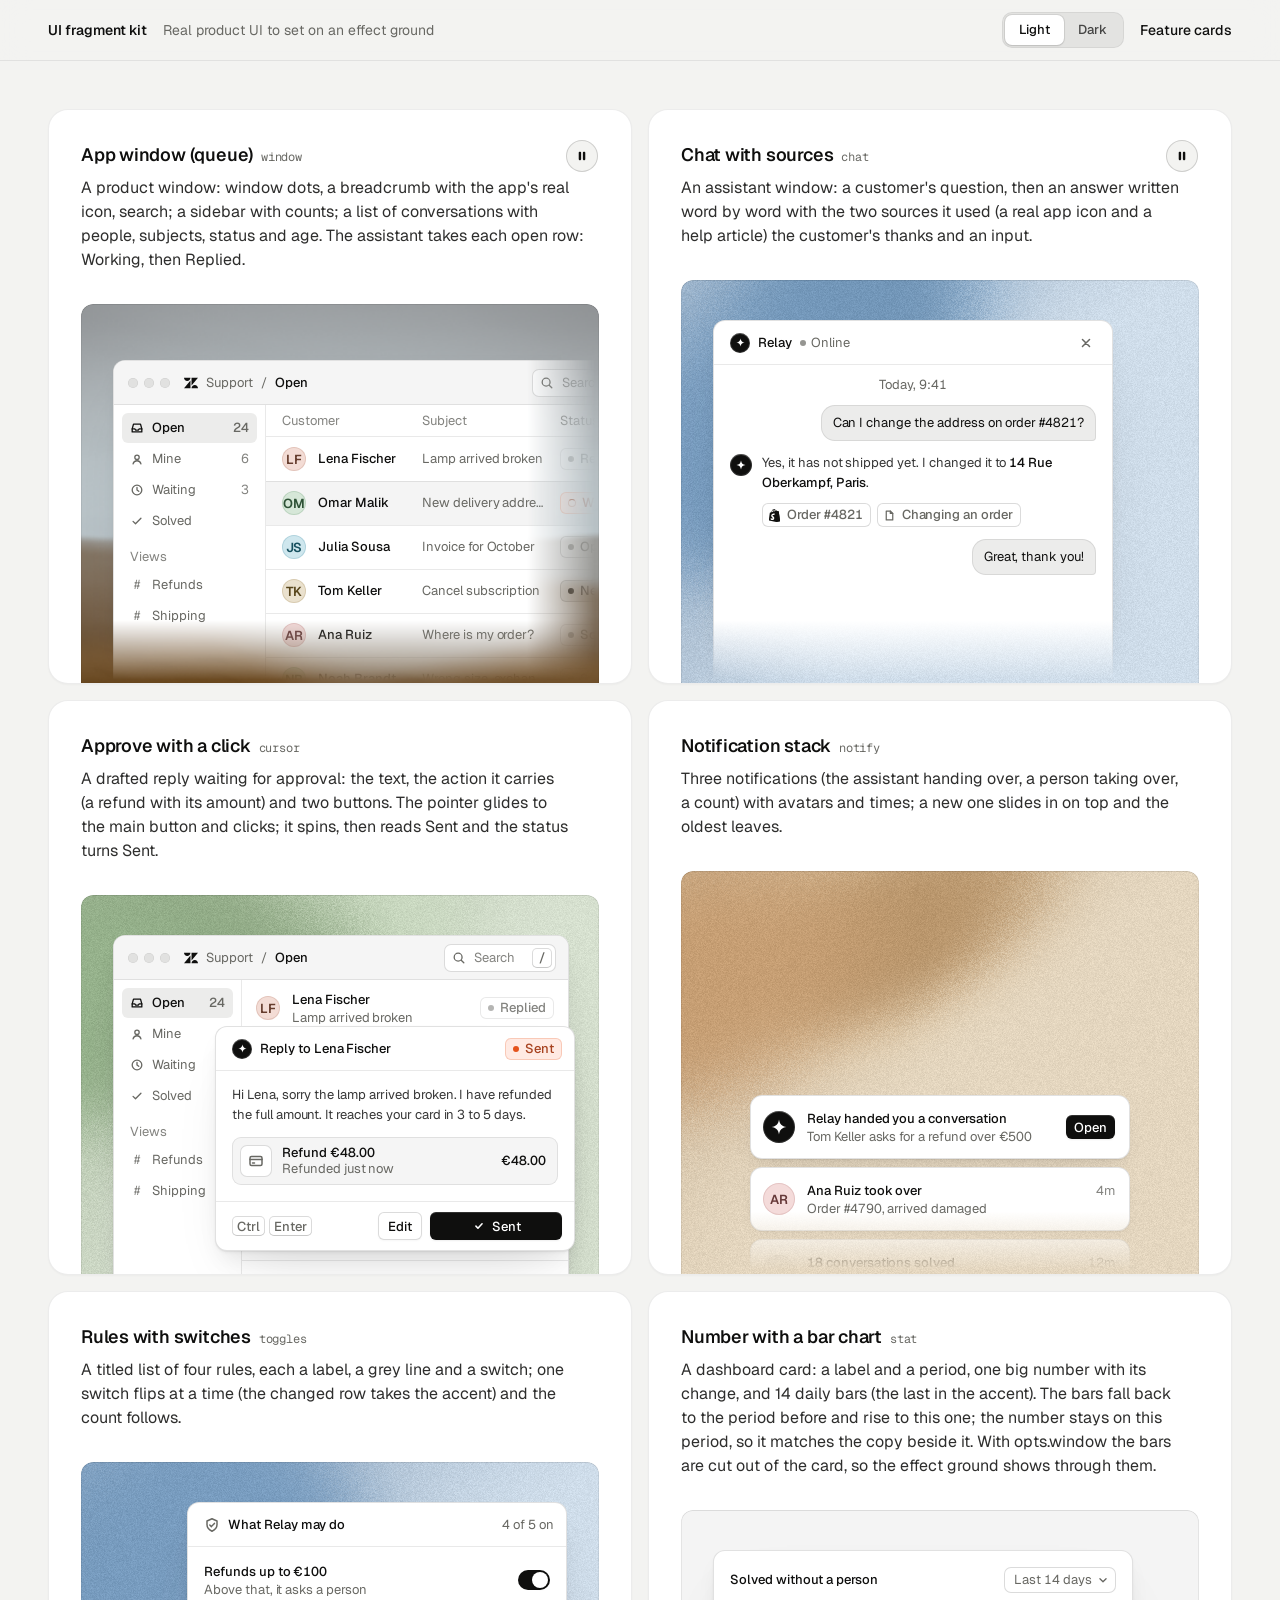
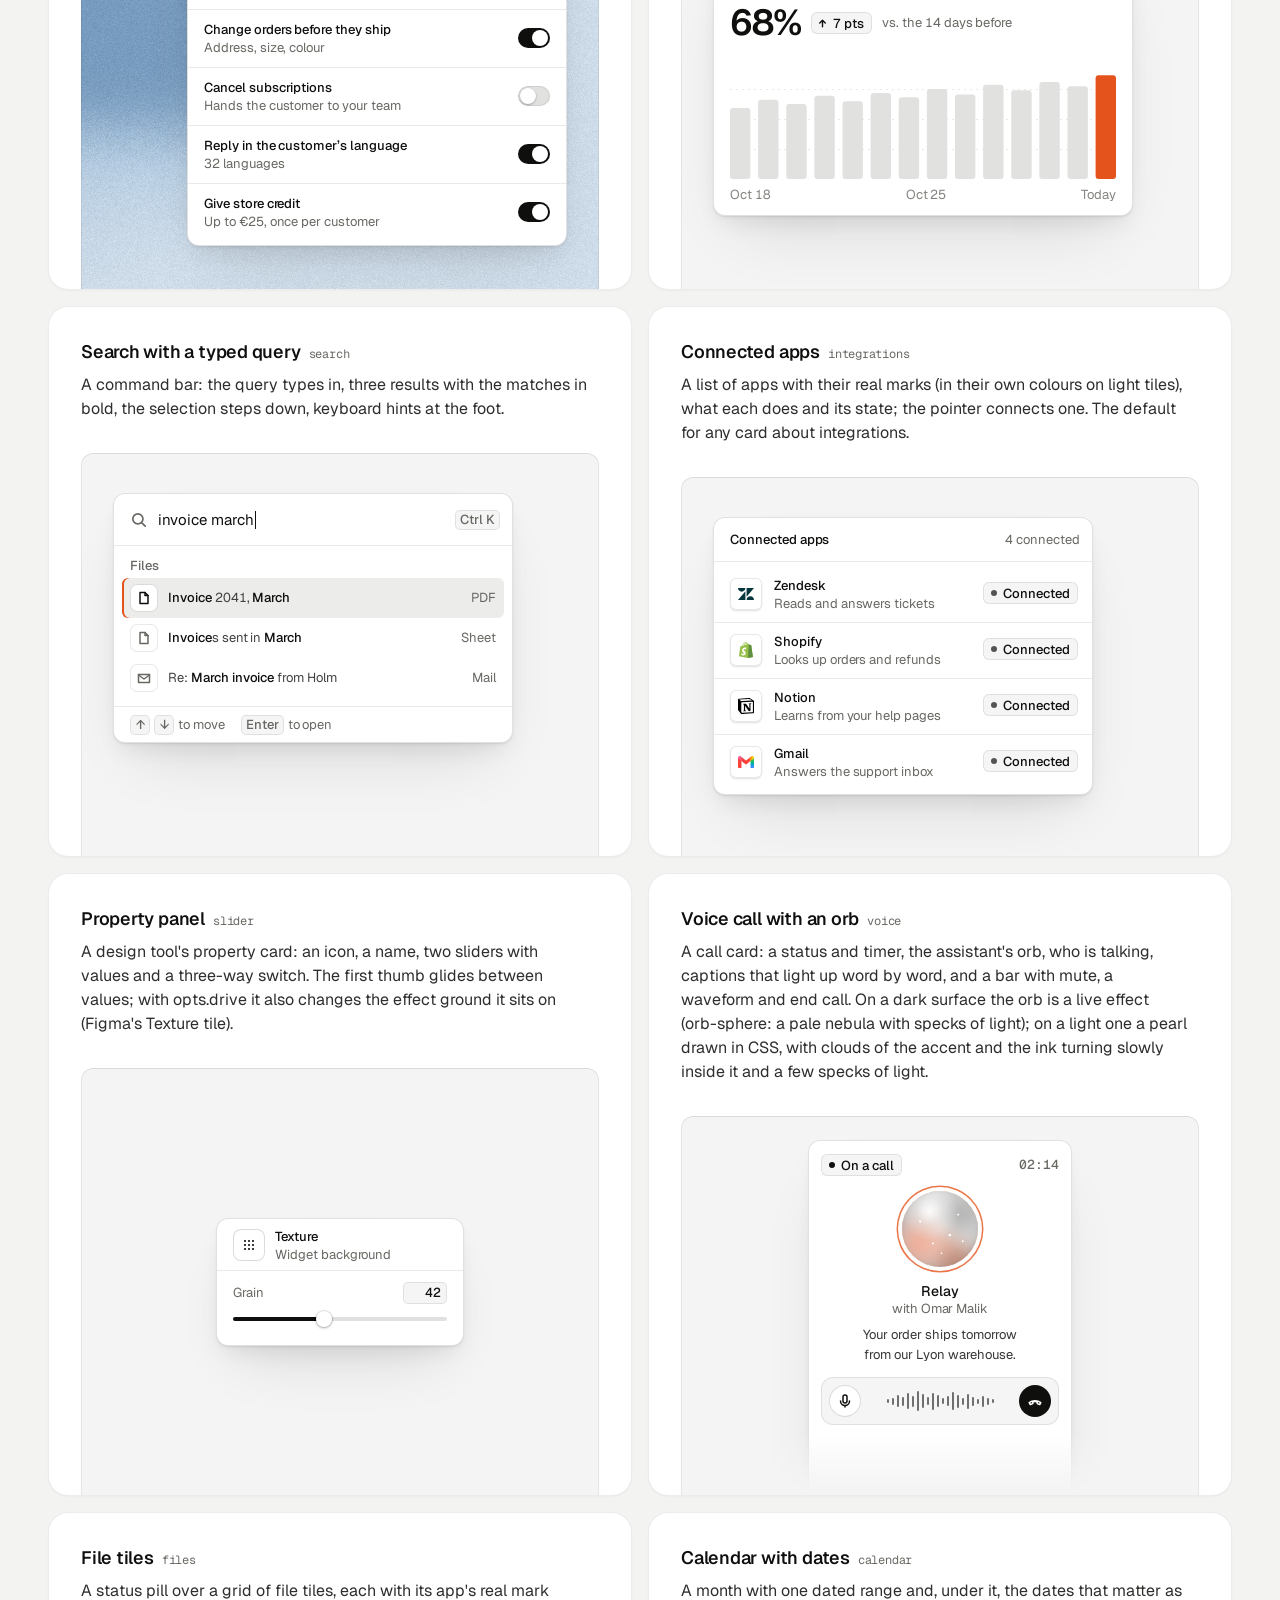
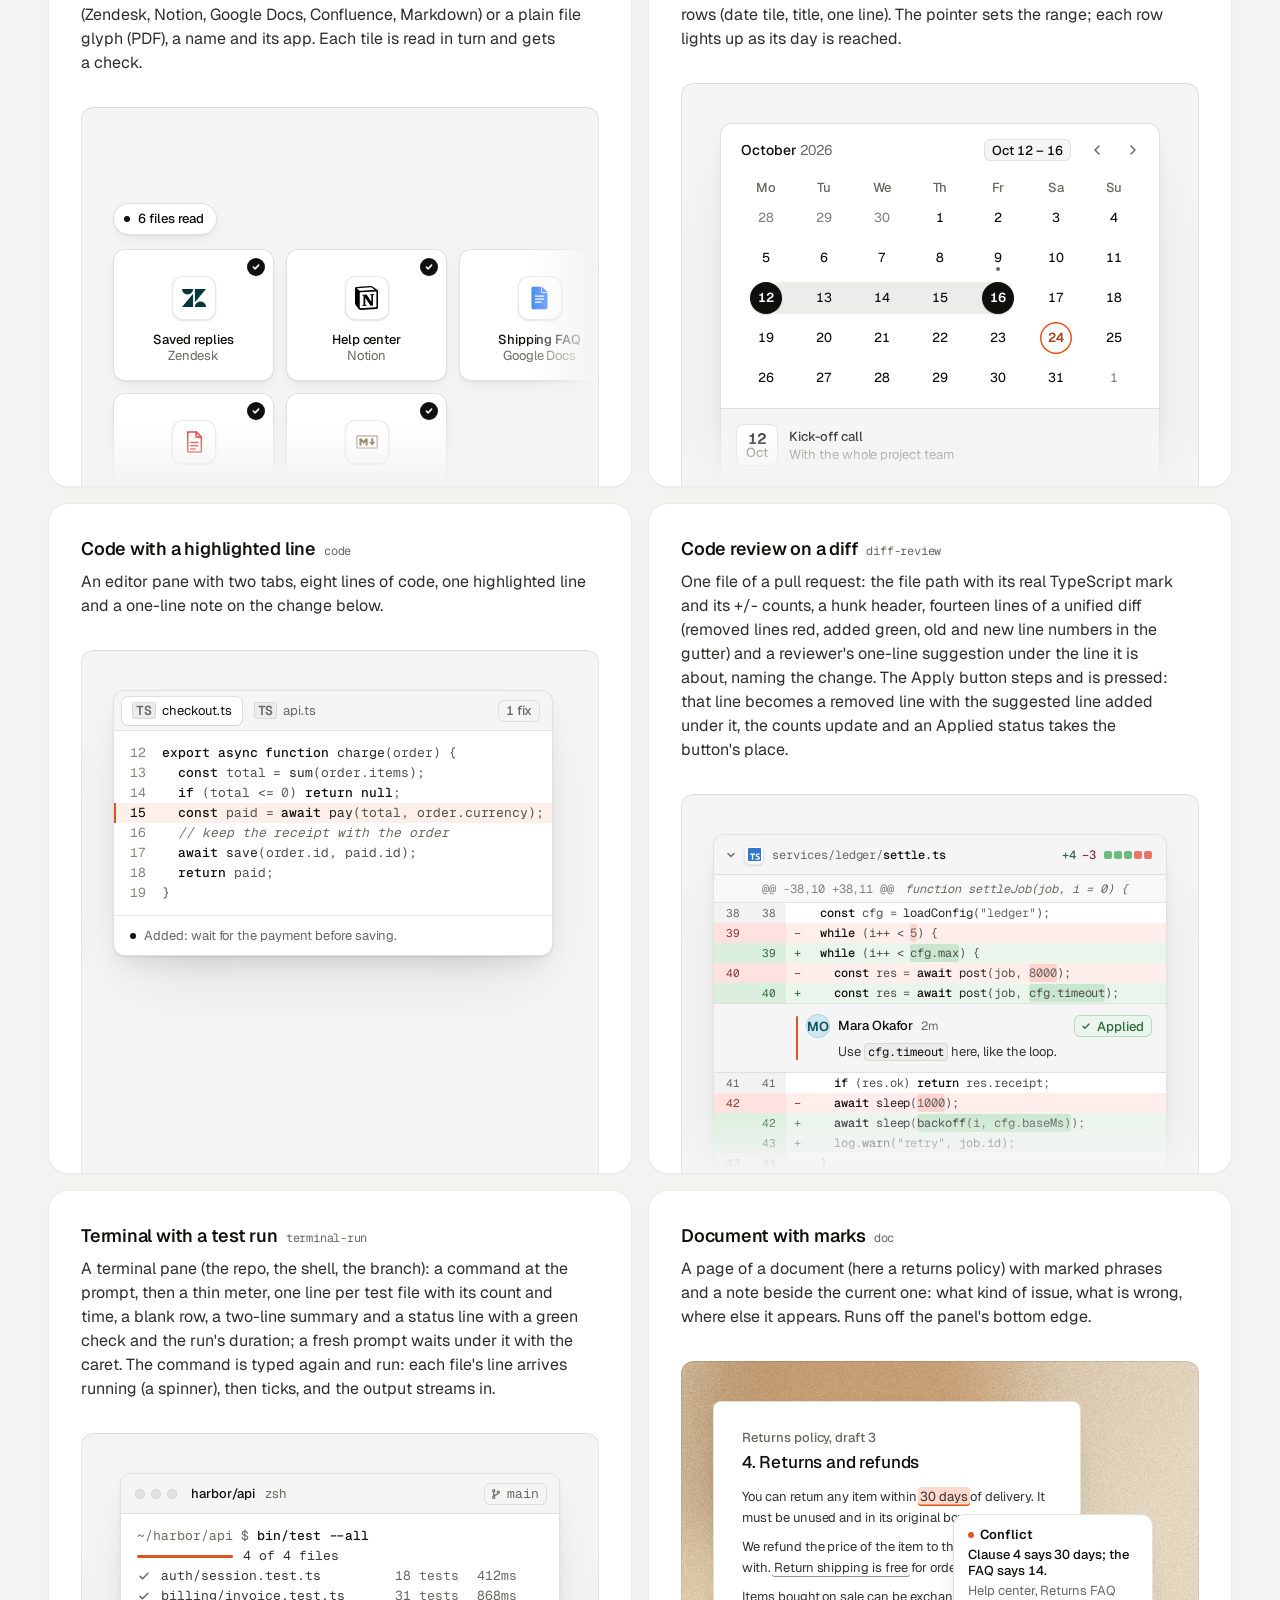
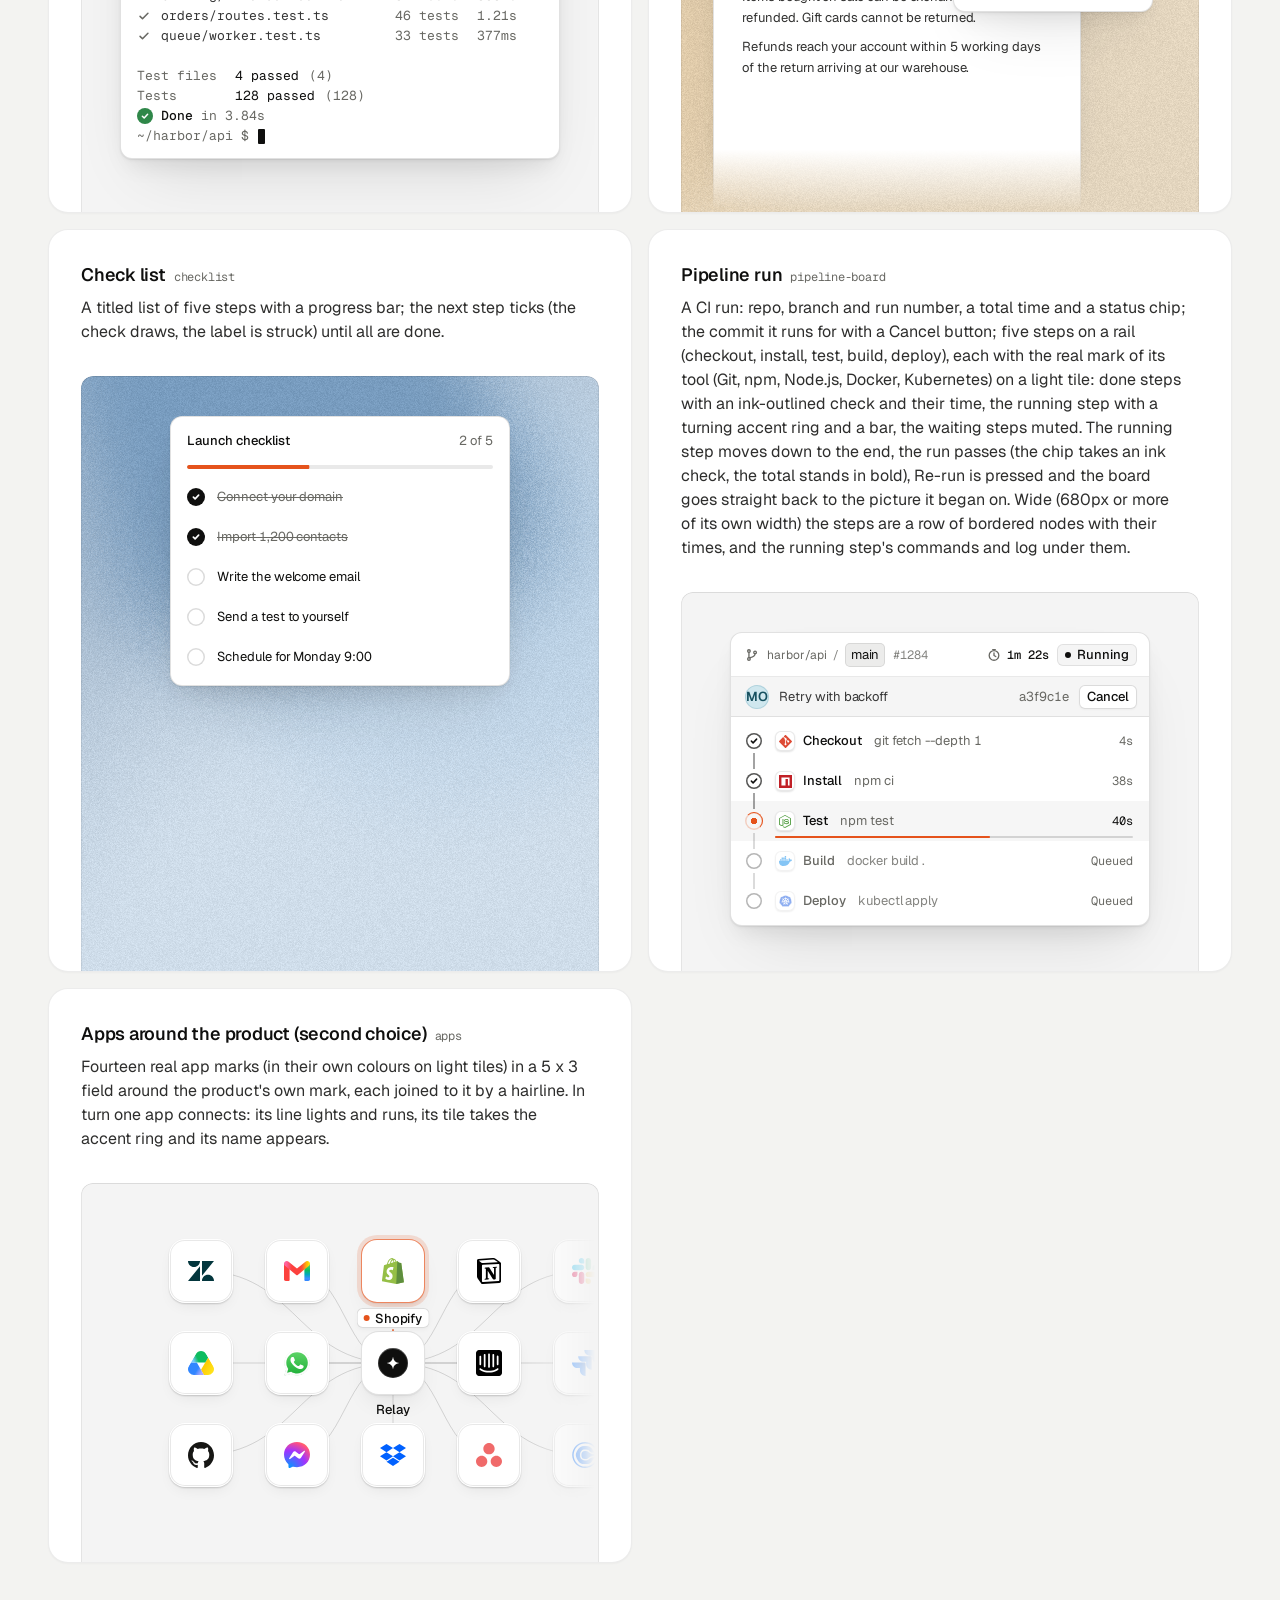
<file: .claude/skills/design-taste-frontend/assets/ui/index.html>
<!doctype html>
<html lang="en" data-theme="light">
<head>
<script>window.__tpGlMax = 16;   /* a gallery shows many live effects at once; a page of a site keeps the default 4 (fx.js) */</script>
<meta charset="utf-8">
<meta name="viewport" content="width=device-width, initial-scale=1">
<title>UI fragment kit</title>
<meta name="description" content="Nineteen pieces of real product UI from the taste-skill kit, each on an effect ground in a feature card.">
<link rel="preconnect" href="https://fonts.googleapis.com">
<link rel="preconnect" href="https://fonts.gstatic.com" crossorigin>
<link href="https://fonts.googleapis.com/css2?family=Geist:wght@300..700&family=Geist+Mono:wght@400;500&display=swap" rel="stylesheet">
<link rel="stylesheet" href="base.css">
<link rel="stylesheet" href="cards.css">
<style>
  :root { --font-text: "Geist", system-ui, sans-serif; --font-display: "Geist", system-ui, sans-serif; --font-mono: "Geist Mono", ui-monospace, monospace; }
  [data-theme="light"] { --bg: #f3f3f1; --card: #ffffff; --ink: #0f0f0e; --muted: #686863; --accent: #e5531c; --accent-ink: #ffffff; --g-bg: #e9e8e4; --g-surface: #f6f5f2; --frag: #ffffff; --warm: #c9a679; }
  [data-theme="dark"] { --bg: #070708; --card: #151517; --ink: #f2f2ef; --muted: #8f9094; --accent: #ff7a3c; --accent-ink: #120c08; --g-bg: #0e0e10; --g-surface: #1b1c1f; --frag: #1c1d20; --warm: #9c9689; }
  * { box-sizing: border-box; }
  html, body { margin: 0; }
  body { font-family: var(--font-text); background: var(--bg); color: var(--ink); -webkit-font-smoothing: antialiased; }
  .panel { --fx-bg: var(--g-bg); --fx-surface: var(--g-surface); --fx-ink: var(--ink); --fx-muted: var(--muted); --fx-accent: var(--hue, var(--warm)); --fx-accent-ink: var(--accent-ink); --calm: var(--g-bg); --p-h: 380px; }
  .top { position: sticky; top: 0; z-index: 20; background: color-mix(in oklab, var(--bg) 86%, transparent); backdrop-filter: blur(14px); -webkit-backdrop-filter: blur(14px); border-bottom: 1px solid color-mix(in oklab, var(--ink) 8%, transparent); }
  .top__in { max-width: 1232px; margin: 0 auto; padding: 0 24px; height: 60px; display: flex; align-items: center; gap: 16px; font-size: 14px; line-height: 20px; }
  .top__in strong { font-weight: 560; }
  .top__in > span { color: var(--muted); }
  .sp { flex: 1; }
  .seg { display: inline-flex; padding: 3px; border-radius: 10px; background: color-mix(in oklab, var(--ink) 6%, var(--bg)); box-shadow: inset 0 0 0 1px color-mix(in oklab, var(--ink) 6%, transparent); }
  .seg button { font: inherit; font-size: 13px; font-weight: 500; border: 0; background: none; color: color-mix(in oklab, var(--ink) 72%, var(--bg)); height: 30px; padding: 0 14px; border-radius: 7px; cursor: pointer; }
  .seg button[aria-pressed="true"] { background: var(--card); color: var(--ink); box-shadow: 0 0 0 1px color-mix(in oklab, var(--ink) 8%, transparent), 0 1px 2px rgb(0 0 0 / .1); }
  .top__in a { color: var(--ink); text-decoration: none; font-weight: 500; }
  main { max-width: 1232px; margin: 0 auto; padding: 48px 24px 96px; }
  .grid { display: grid; grid-template-columns: repeat(2, minmax(0, 1fr)); gap: 16px; }
  .card > h3 code { font: 400 12px/16px var(--font-mono); color: var(--muted); margin-left: 8px; }
  @media (max-width: 860px) { .grid { grid-template-columns: minmax(0, 1fr); } }
  @media (max-width: 600px) { main { padding: 24px 16px 64px; } .top__in { padding: 0 16px; } .top__in > span { display: none; } .panel { --p-h: 340px; } }
</style>
</head>
<body>
<header class="top">
  <div class="top__in">
    <strong>UI fragment kit</strong><span>Real product UI to set on an effect ground</span>
    <span class="sp"></span>
    <div class="seg" role="group" aria-label="Theme"><button type="button" data-mode="light" aria-pressed="true">Light</button><button type="button" data-mode="dark" aria-pressed="false">Dark</button></div>
    <a href="cards.html">Feature cards</a>
  </div>
</header>
<main><div class="grid" id="grid"></div></main>

<script type="module">
  import fx from '../effects/fx.js';
  import ui from './ui.js';
  const index = await fetch('index.json').then(r => r.json());
  // where each one sits, as its meta.json says: anchored at a corner or rising from the bottom and cut by
  // the panel's edge, or whole with 24px or more of ground round it; a fade only where an edge cuts it.
  // Only the compact slider sits in the calm middle (Figma's Texture tile); the cursor dialog is shown
  // where it belongs, over the lower-right edge of a window. [class, fade, style, opts]
  const PLACE = {
    window: ['at-corner', 'stage--fade-br', '--ay:56px'],
    chat: ['at-rise to-edge', 'stage--fade-b'],
    cursor: ['at-over', '', '--bx:24px;--by:24px'],
    notify: ['at-rise fit', 'stage--fade-b', '--ay:calc(100% - 180px);--ay-sm:calc(100% - 180px);--fit-max:380px'],
    toggles: ['at-right', ''],
    stat: ['at-corner', ''],
    search: ['at-corner', ''],
    integrations: ['at-corner', ''],
    slider: ['at-center', '', '', '{"compact":true,"drive":{"param":"grain","min":0.15,"max":0.95}}'],
    voice: ['at-rise to-edge fit', 'stage--fade-b', '--ax:max(24px, 50% - 132px);--ay:24px;--fit-max:264px'],
    files: ['at-corner wide', 'stage--fade-br', '--w:680px;--ay:96px'],
    calendar: ['at-rise fit', 'stage--fade-b', '--fit-max:440px'],
    code: ['at-corner', ''],
    'diff-review': ['at-corner fit', 'stage--fade-b', '--fit-max:480px'],
    'terminal-run': ['at-rise fit', '', '--fit-max:440px'],
    'pipeline-board': ['at-rise fit', '', '--fit-max:420px'],
    doc: ['at-corner to-edge', 'stage--fade-b'],
    checklist: ['at-rise fit', '', '--fit-max:340px'],
    apps: ['at-corner wide', 'stage--fade-br', '--w:560px;--ay:48px'],
  };
  // grounds behind UI are soft lit fields (never a line or dot pattern), on both themes: the bright
  // picture behind dark UI on the dark page, a clear step darker than white UI on the light page
  // the painting stays abstract (a mist over warm sand, level, fully soft) and shows once on the page
  const PAINT = ['painterly-landscape', { blur: 1, brush: 0.35, slope: 0, hillY: 0.3, horizon: 0.62, calm: 0.2, calmX: 0.6, calmY: 0.8, drift: 0, side: 1 }, '{"bg":"#a3b0b6","accent":"#c49a6c"}'];
  const GRAIN = ['grain-gradient', { speed: 0, grainMotion: 0, calm: 0.2, calmX: 0.5, calmY: 0.6, tint: 0.6, contrast: 0.6 }, '{"bg":"#d9ccb7","surface":"#e9e0d2","ink":"#2a2622","muted":"#6f675c","accent":"#a8794a"}'];
  const SKY = [GRAIN[0], GRAIN[1], '{"bg":"#c6d3df","surface":"#d6e0e9","ink":"#25303a","muted":"#5d6873","accent":"#3f6a92"}'];
  const SAGE = [GRAIN[0], GRAIN[1], '{"bg":"#cdd6c6","surface":"#dce3d6","ink":"#262d24","muted":"#5f6a5a","accent":"#6c8e63"}'];
  const GROUND = (m, i) => (m.name === 'slider' ? GRAIN : i === 0 ? PAINT : [GRAIN, SKY, SAGE][i % 3]);
  const q = new URLSearchParams(location.search);
  const grid = document.getElementById('grid');
  grid.innerHTML = index.fragments.map((m, i) => {
    const [at, fade, extra = '', opts = ''] = PLACE[m.name] || ['at-corner', 'stage--fade-br'];
    const [id, params, pal] = GROUND(m, i);
    const w = at === 'at-center' ? '' : ` style="--ax:32px;--ay:40px;${extra}"`;
    const o = opts ? ` data-ui-opts='${opts}'` : '';
    // the cursor is a dialog over a window's edge: the window under it holds still
    const under = m.name === 'cursor' ? `<div class="at-corner" style="--ax:32px;--ay:40px" data-ui-load="window" data-ui-opts='{"compact":true}' data-ui-still></div>` : '';
    return `<article class="card card--row"><h3>${m.title}<code>${m.name}</code></h3><p>${m.shows}</p>
      <div class="panel" data-fx="${id}" data-fx-seed="${(i + 1) * 17}" data-fx-params='${JSON.stringify(params)}' data-fx-palette='${pal}' style="--calm-k:0%">
        <div class="stage ${fade}">${under}<div class="${at}"${w}${o} data-ui-load="${m.name}"></div></div></div></article>`;
  }).join('');
  function setMode(mode) {
    document.documentElement.dataset.theme = mode;
    document.querySelectorAll('.seg button').forEach(b => b.setAttribute('aria-pressed', String(b.dataset.mode === mode)));
  }
  setMode(q.get('mode') === 'dark' ? 'dark' : 'light');
  if (q.has('t')) fx.setClock(+q.get('t'));
  // each ground is drawn once near the screen and kept as a picture (its WebGL context freed), so nineteen
  // panels need one or two contexts, not nineteen
  await Promise.all([ui.loadAll(grid), ui.grounds(grid, fx)]);
  document.documentElement.dataset.ready = '1';
  document.querySelectorAll('.seg button').forEach(b => b.addEventListener('click', async () => {
    setMode(b.dataset.mode);
    for (const el of grid.querySelectorAll('[data-ui]')) el.__ui?.repaint?.();
    await ui.grounds(grid, fx);
  }));
</script>
</body>
</html>
</file>
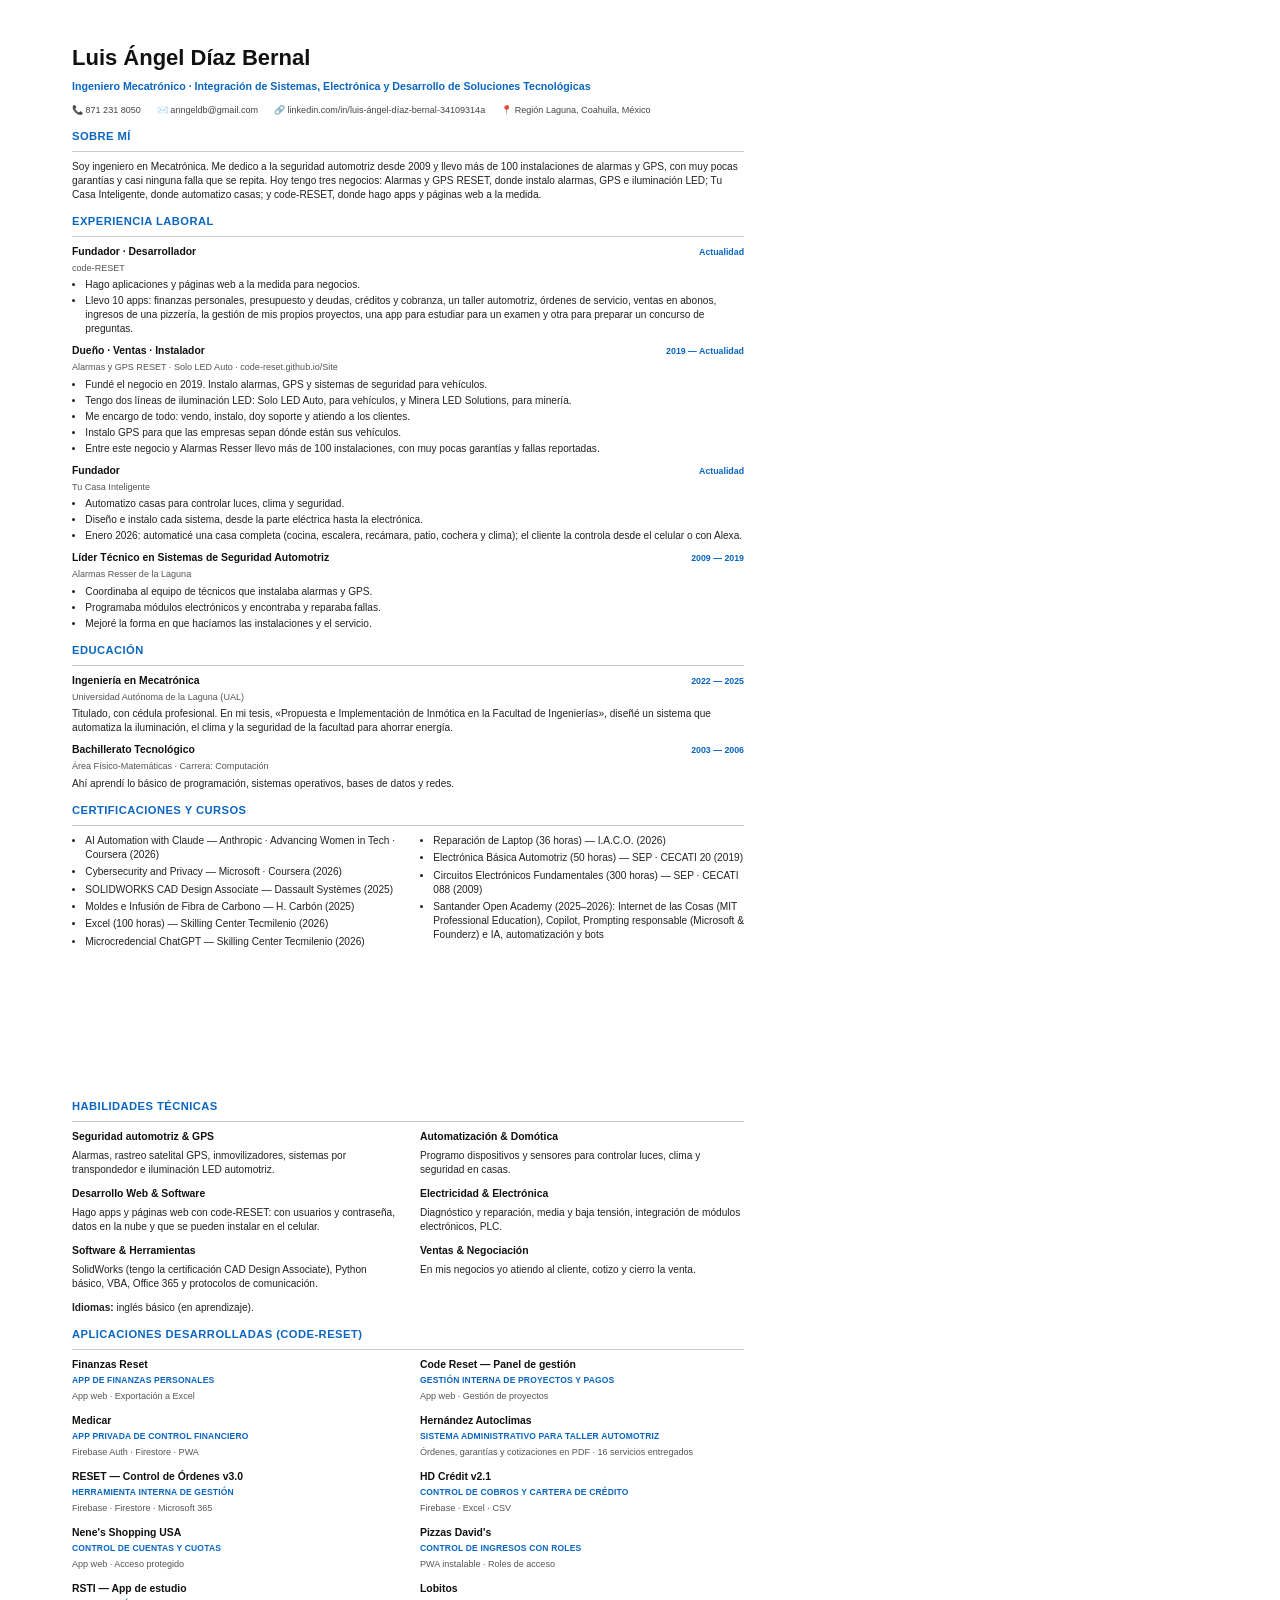
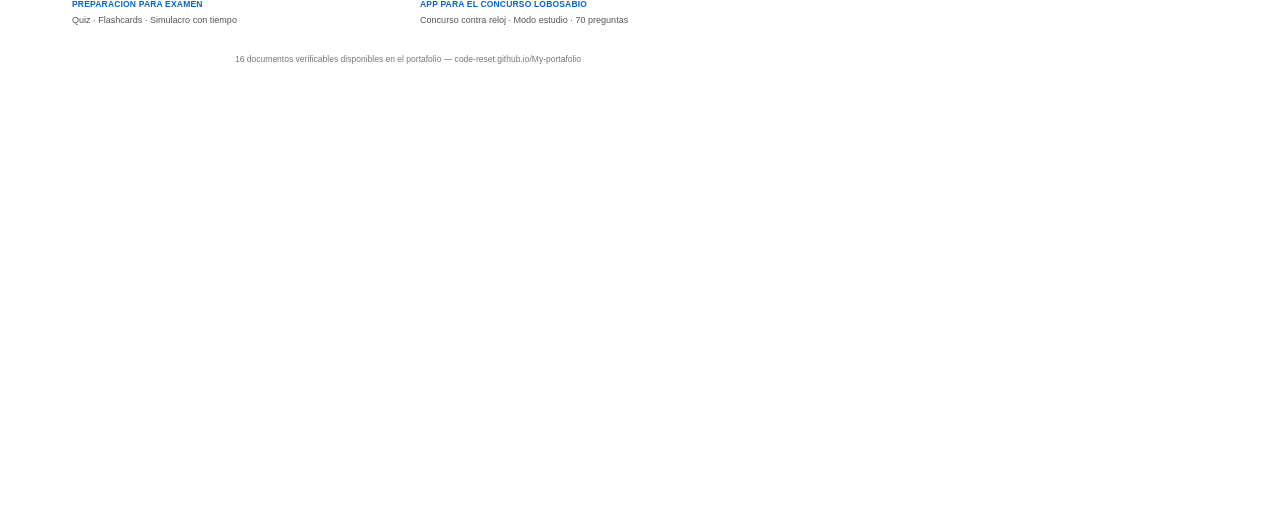
<file: tools/cv/cv.html>
<!DOCTYPE html>
<html lang="es">
<head>
<meta charset="utf-8">
<title>CV — Luis Ángel Díaz Bernal</title>
<!--
  Fuente del CV. Para editarlo: cambia este archivo y corre
    python3 tools/build_cv.py
  Eso genera assets/documents/luis-diaz-bernal-cv.pdf
-->
<style>
  @page { size: Letter; margin: 0; }
  * { box-sizing: border-box; margin: 0; padding: 0; }
  body { font-family: "Liberation Sans", Arial, Helvetica, sans-serif; color: #222; font-size: 7.6pt; line-height: 1.38; }
  .page { width: 8.5in; min-height: 11in; padding: 0.45in 0.75in 0.4in; page-break-after: always; }
  .page:last-child { page-break-after: auto; }
  h1 { font-size: 16.5pt; font-weight: 700; color: #111; margin-bottom: 4pt; }
  .headline { color: #0a66c2; font-weight: 700; font-size: 8pt; margin-bottom: 8pt; }
  .contact { display: flex; flex-wrap: wrap; gap: 0 12pt; font-size: 6.8pt; color: #444; margin-bottom: 6pt; }
  h2 { color: #0a66c2; font-size: 8.4pt; font-weight: 700; letter-spacing: .04em; text-transform: uppercase;
       border-bottom: 0.6pt solid #ccc; padding-bottom: 5pt; margin: 9pt 0 6pt; }
  .item { margin-bottom: 6pt; }
  .row { display: flex; justify-content: space-between; align-items: baseline; }
  .role { font-weight: 700; color: #111; font-size: 7.8pt; }
  .date { color: #0a66c2; font-weight: 700; font-size: 6.6pt; }
  .org { color: #555; font-size: 6.8pt; margin: 2pt 0 3pt; }
  ul { padding-left: 10pt; }
  li { margin-bottom: 1.5pt; }
  .cols { display: grid; grid-template-columns: 1fr 1fr; gap: 0 18pt; }
  .certs li { margin-bottom: 2.5pt; }
  .skill { margin-bottom: 8pt; }
  .skill b { display: block; color: #111; font-size: 7.8pt; margin-bottom: 3pt; }
  .app { margin-bottom: 9pt; }
  .app b { display: block; color: #111; font-size: 7.8pt; }
  .app .tag { color: #0a66c2; font-weight: 700; font-size: 6.4pt; text-transform: uppercase; letter-spacing: .02em; margin: 2pt 0; }
  .app .stack { color: #555; font-size: 6.8pt; }
  .foot { text-align: center; color: #777; font-size: 6.4pt; margin-top: 12pt; }
</style>
</head>
<body>

<section class="page">
  <h1>Luis Ángel Díaz Bernal</h1>
  <p class="headline">Ingeniero Mecatrónico · Integración de Sistemas, Electrónica y Desarrollo de Soluciones Tecnológicas</p>
  <p class="contact">
    <span>📞 871 231 8050</span>
    <span>✉️ anngeldb@gmail.com</span>
    <span>🔗 linkedin.com/in/luis-ángel-díaz-bernal-34109314a</span>
    <span>📍 Región Laguna, Coahuila, México</span>
  </p>

  <h2>Sobre mí</h2>
  <p>Soy ingeniero en Mecatrónica. Me dedico a la seguridad automotriz desde 2009 y llevo más de 100 instalaciones de alarmas y GPS, con muy pocas garantías y casi ninguna falla que se repita. Hoy tengo tres negocios: Alarmas y GPS RESET, donde instalo alarmas, GPS e iluminación LED; Tu Casa Inteligente, donde automatizo casas; y code-RESET, donde hago apps y páginas web a la medida.</p>

  <h2>Experiencia laboral</h2>
  <div class="item">
    <div class="row"><span class="role">Fundador · Desarrollador</span><span class="date">Actualidad</span></div>
    <p class="org">code-RESET</p>
    <ul>
      <li>Hago aplicaciones y páginas web a la medida para negocios.</li>
      <li>Llevo 10 apps: finanzas personales, presupuesto y deudas, créditos y cobranza, un taller automotriz, órdenes de servicio, ventas en abonos, ingresos de una pizzería, la gestión de mis propios proyectos, una app para estudiar para un examen y otra para preparar un concurso de preguntas.</li>
    </ul>
  </div>
  <div class="item">
    <div class="row"><span class="role">Dueño · Ventas · Instalador</span><span class="date">2019 — Actualidad</span></div>
    <p class="org">Alarmas y GPS RESET · Solo LED Auto · code-reset.github.io/Site</p>
    <ul>
      <li>Fundé el negocio en 2019. Instalo alarmas, GPS y sistemas de seguridad para vehículos.</li>
      <li>Tengo dos líneas de iluminación LED: Solo LED Auto, para vehículos, y Minera LED Solutions, para minería.</li>
      <li>Me encargo de todo: vendo, instalo, doy soporte y atiendo a los clientes.</li>
      <li>Instalo GPS para que las empresas sepan dónde están sus vehículos.</li>
      <li>Entre este negocio y Alarmas Resser llevo más de 100 instalaciones, con muy pocas garantías y fallas reportadas.</li>
    </ul>
  </div>
  <div class="item">
    <div class="row"><span class="role">Fundador</span><span class="date">Actualidad</span></div>
    <p class="org">Tu Casa Inteligente</p>
    <ul>
      <li>Automatizo casas para controlar luces, clima y seguridad.</li>
      <li>Diseño e instalo cada sistema, desde la parte eléctrica hasta la electrónica.</li>
      <li>Enero 2026: automaticé una casa completa (cocina, escalera, recámara, patio, cochera y clima); el cliente la controla desde el celular o con Alexa.</li>
    </ul>
  </div>
  <div class="item">
    <div class="row"><span class="role">Líder Técnico en Sistemas de Seguridad Automotriz</span><span class="date">2009 — 2019</span></div>
    <p class="org">Alarmas Resser de la Laguna</p>
    <ul>
      <li>Coordinaba al equipo de técnicos que instalaba alarmas y GPS.</li>
      <li>Programaba módulos electrónicos y encontraba y reparaba fallas.</li>
      <li>Mejoré la forma en que hacíamos las instalaciones y el servicio.</li>
    </ul>
  </div>

  <h2>Educación</h2>
  <div class="item">
    <div class="row"><span class="role">Ingeniería en Mecatrónica</span><span class="date">2022 — 2025</span></div>
    <p class="org">Universidad Autónoma de la Laguna (UAL)</p>
    <p>Titulado, con cédula profesional. En mi tesis, «Propuesta e Implementación de Inmótica en la Facultad de Ingenierías», diseñé un sistema que automatiza la iluminación, el clima y la seguridad de la facultad para ahorrar energía.</p>
  </div>
  <div class="item">
    <div class="row"><span class="role">Bachillerato Tecnológico</span><span class="date">2003 — 2006</span></div>
    <p class="org">Área Físico-Matemáticas · Carrera: Computación</p>
    <p>Ahí aprendí lo básico de programación, sistemas operativos, bases de datos y redes.</p>
  </div>

  <h2>Certificaciones y cursos</h2>
  <div class="cols certs">
    <ul>
      <li>AI Automation with Claude — Anthropic · Advancing Women in Tech · Coursera (2026)</li>
      <li>Cybersecurity and Privacy — Microsoft · Coursera (2026)</li>
      <li>SOLIDWORKS CAD Design Associate — Dassault Systèmes (2025)</li>
      <li>Moldes e Infusión de Fibra de Carbono — H. Carbón (2025)</li>
      <li>Excel (100 horas) — Skilling Center Tecmilenio (2026)</li>
      <li>Microcredencial ChatGPT — Skilling Center Tecmilenio (2026)</li>
    </ul>
    <ul>
      <li>Reparación de Laptop (36 horas) — I.A.C.O. (2026)</li>
      <li>Electrónica Básica Automotriz (50 horas) — SEP · CECATI 20 (2019)</li>
      <li>Circuitos Electrónicos Fundamentales (300 horas) — SEP · CECATI 088 (2009)</li>
      <li>Santander Open Academy (2025–2026): Internet de las Cosas (MIT Professional Education), Copilot, Prompting responsable (Microsoft &amp; Founderz) e IA, automatización y bots</li>
    </ul>
  </div>
</section>

<section class="page">
  <h2 style="margin-top:0">Habilidades técnicas</h2>
  <div class="cols">
    <div class="skill"><b>Seguridad automotriz &amp; GPS</b>Alarmas, rastreo satelital GPS, inmovilizadores, sistemas por transpondedor e iluminación LED automotriz.</div>
    <div class="skill"><b>Automatización &amp; Domótica</b>Programo dispositivos y sensores para controlar luces, clima y seguridad en casas.</div>
    <div class="skill"><b>Desarrollo Web &amp; Software</b>Hago apps y páginas web con code-RESET: con usuarios y contraseña, datos en la nube y que se pueden instalar en el celular.</div>
    <div class="skill"><b>Electricidad &amp; Electrónica</b>Diagnóstico y reparación, media y baja tensión, integración de módulos electrónicos, PLC.</div>
    <div class="skill"><b>Software &amp; Herramientas</b>SolidWorks (tengo la certificación CAD Design Associate), Python básico, VBA, Office 365 y protocolos de comunicación.</div>
    <div class="skill"><b>Ventas &amp; Negociación</b>En mis negocios yo atiendo al cliente, cotizo y cierro la venta.</div>
  </div>
  <p><b>Idiomas:</b> inglés básico (en aprendizaje).</p>

  <h2>Aplicaciones desarrolladas (code-RESET)</h2>
  <div class="cols">
    <div class="app"><b>Finanzas Reset</b><p class="tag">App de finanzas personales</p><p class="stack">App web · Exportación a Excel</p></div>
    <div class="app"><b>Code Reset — Panel de gestión</b><p class="tag">Gestión interna de proyectos y pagos</p><p class="stack">App web · Gestión de proyectos</p></div>
    <div class="app"><b>Medicar</b><p class="tag">App privada de control financiero</p><p class="stack">Firebase Auth · Firestore · PWA</p></div>
    <div class="app"><b>Hernández Autoclimas</b><p class="tag">Sistema administrativo para taller automotriz</p><p class="stack">Órdenes, garantías y cotizaciones en PDF · 16 servicios entregados</p></div>
    <div class="app"><b>RESET — Control de Órdenes v3.0</b><p class="tag">Herramienta interna de gestión</p><p class="stack">Firebase · Firestore · Microsoft 365</p></div>
    <div class="app"><b>HD Crédit v2.1</b><p class="tag">Control de cobros y cartera de crédito</p><p class="stack">Firebase · Excel · CSV</p></div>
    <div class="app"><b>Nene's Shopping USA</b><p class="tag">Control de cuentas y cuotas</p><p class="stack">App web · Acceso protegido</p></div>
    <div class="app"><b>Pizzas David's</b><p class="tag">Control de ingresos con roles</p><p class="stack">PWA instalable · Roles de acceso</p></div>
    <div class="app"><b>RSTI — App de estudio</b><p class="tag">Preparación para examen</p><p class="stack">Quiz · Flashcards · Simulacro con tiempo</p></div>
    <div class="app"><b>Lobitos</b><p class="tag">App para el concurso LoboSabio</p><p class="stack">Concurso contra reloj · Modo estudio · 70 preguntas</p></div>
  </div>

  <p class="foot">16 documentos verificables disponibles en el portafolio — code-reset.github.io/My-portafolio</p>
</section>

</body>
</html>
</file>
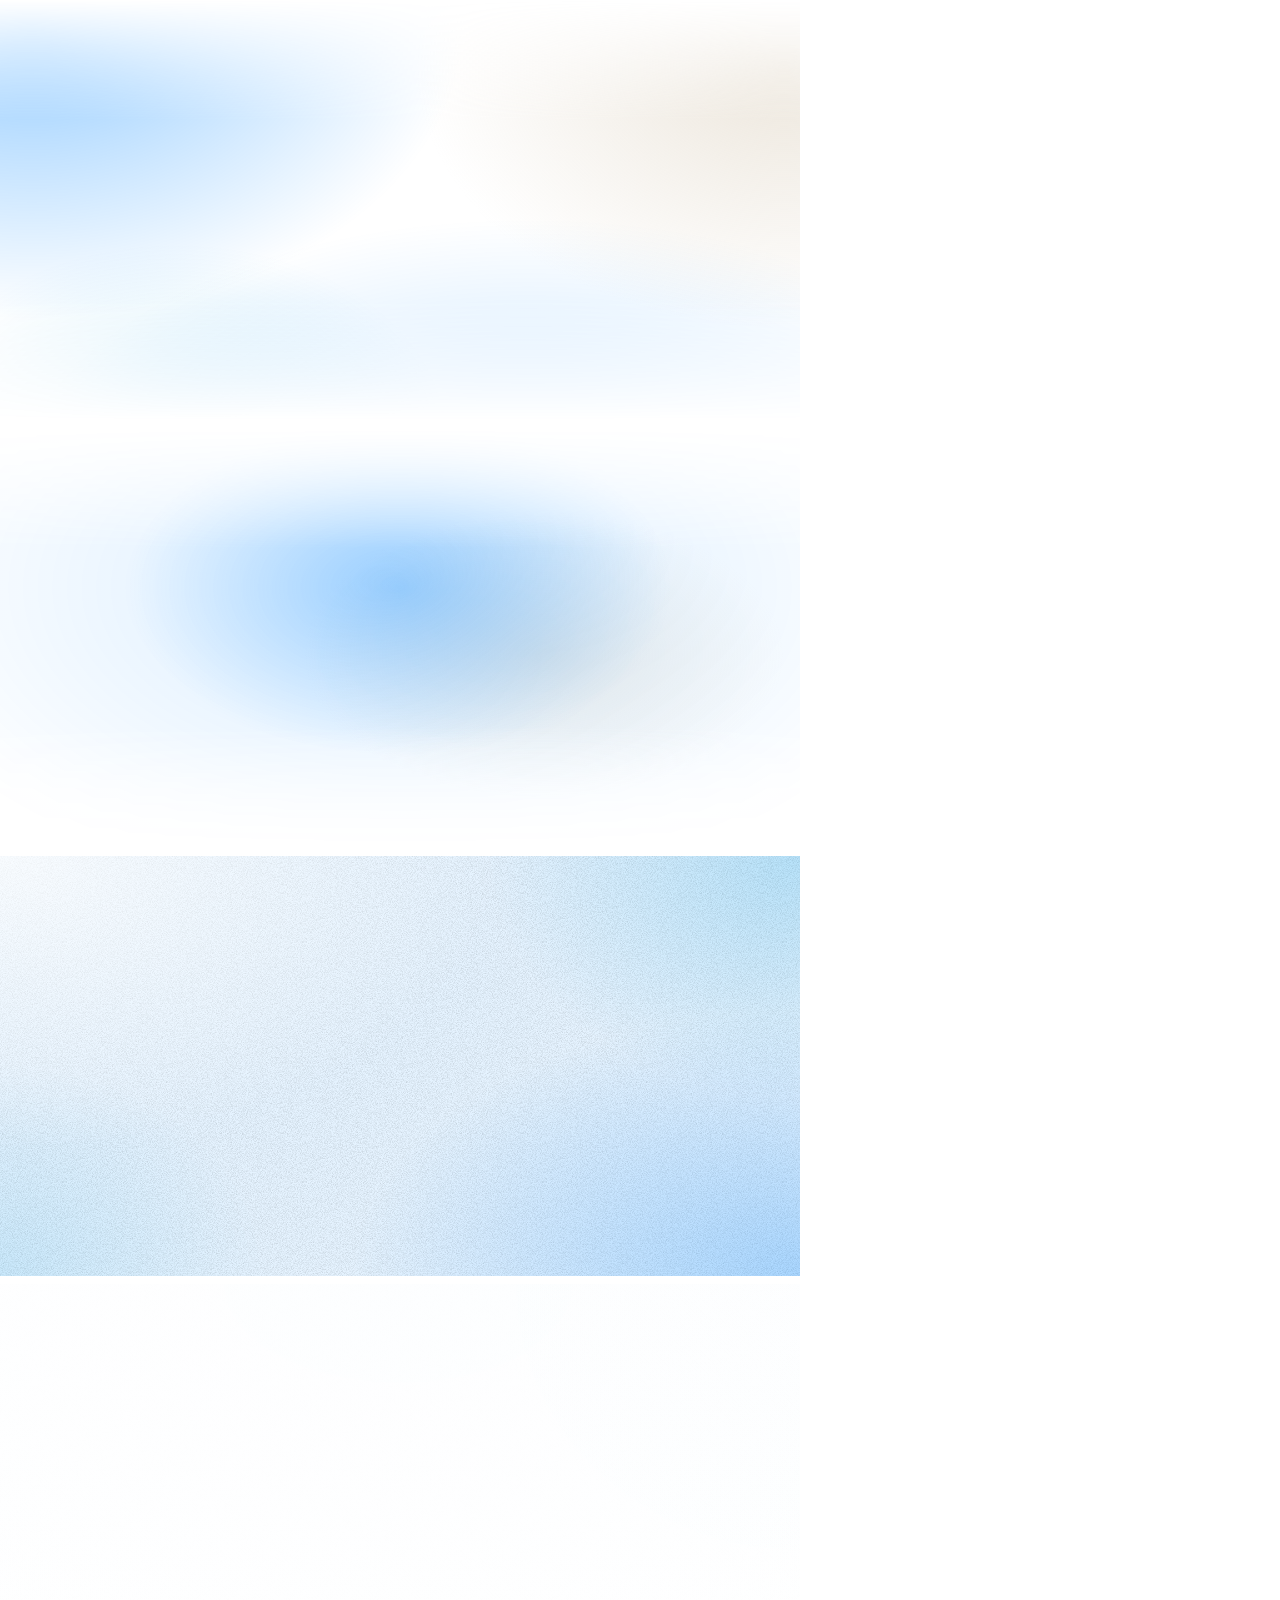
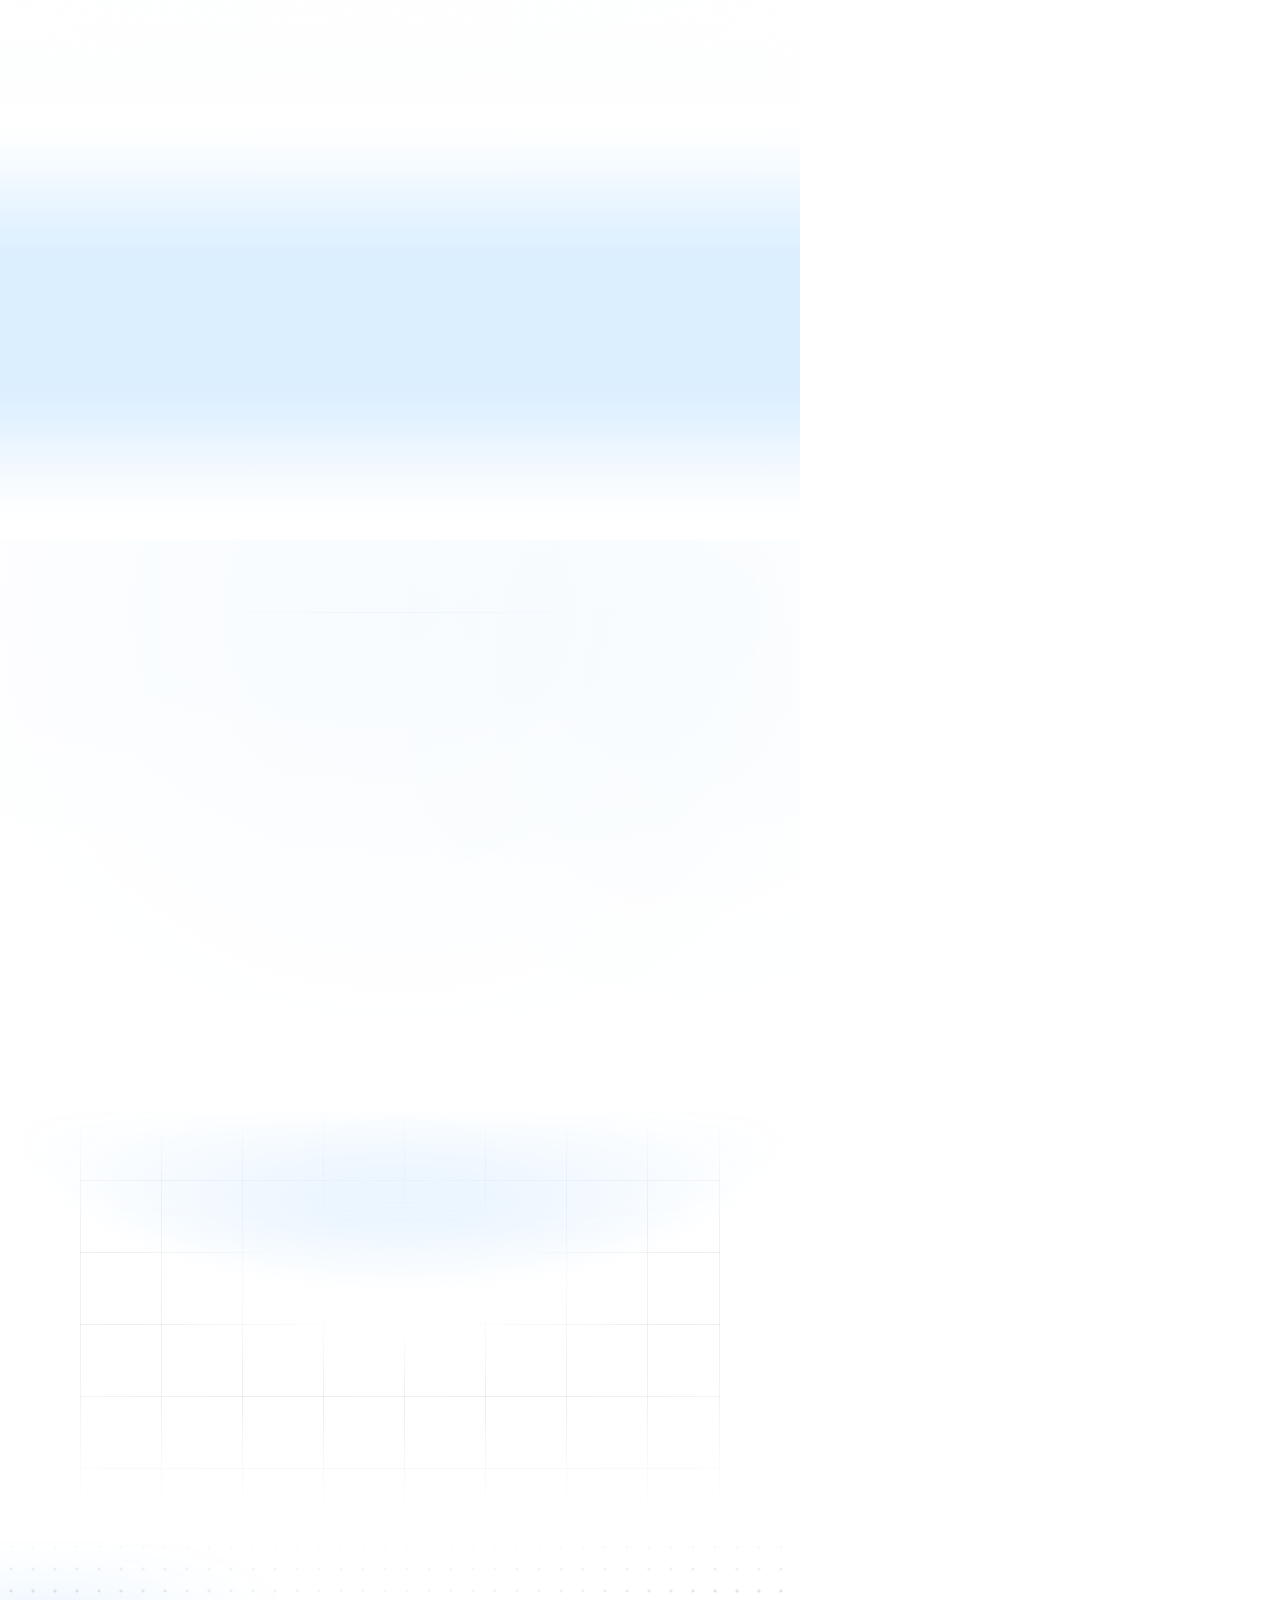
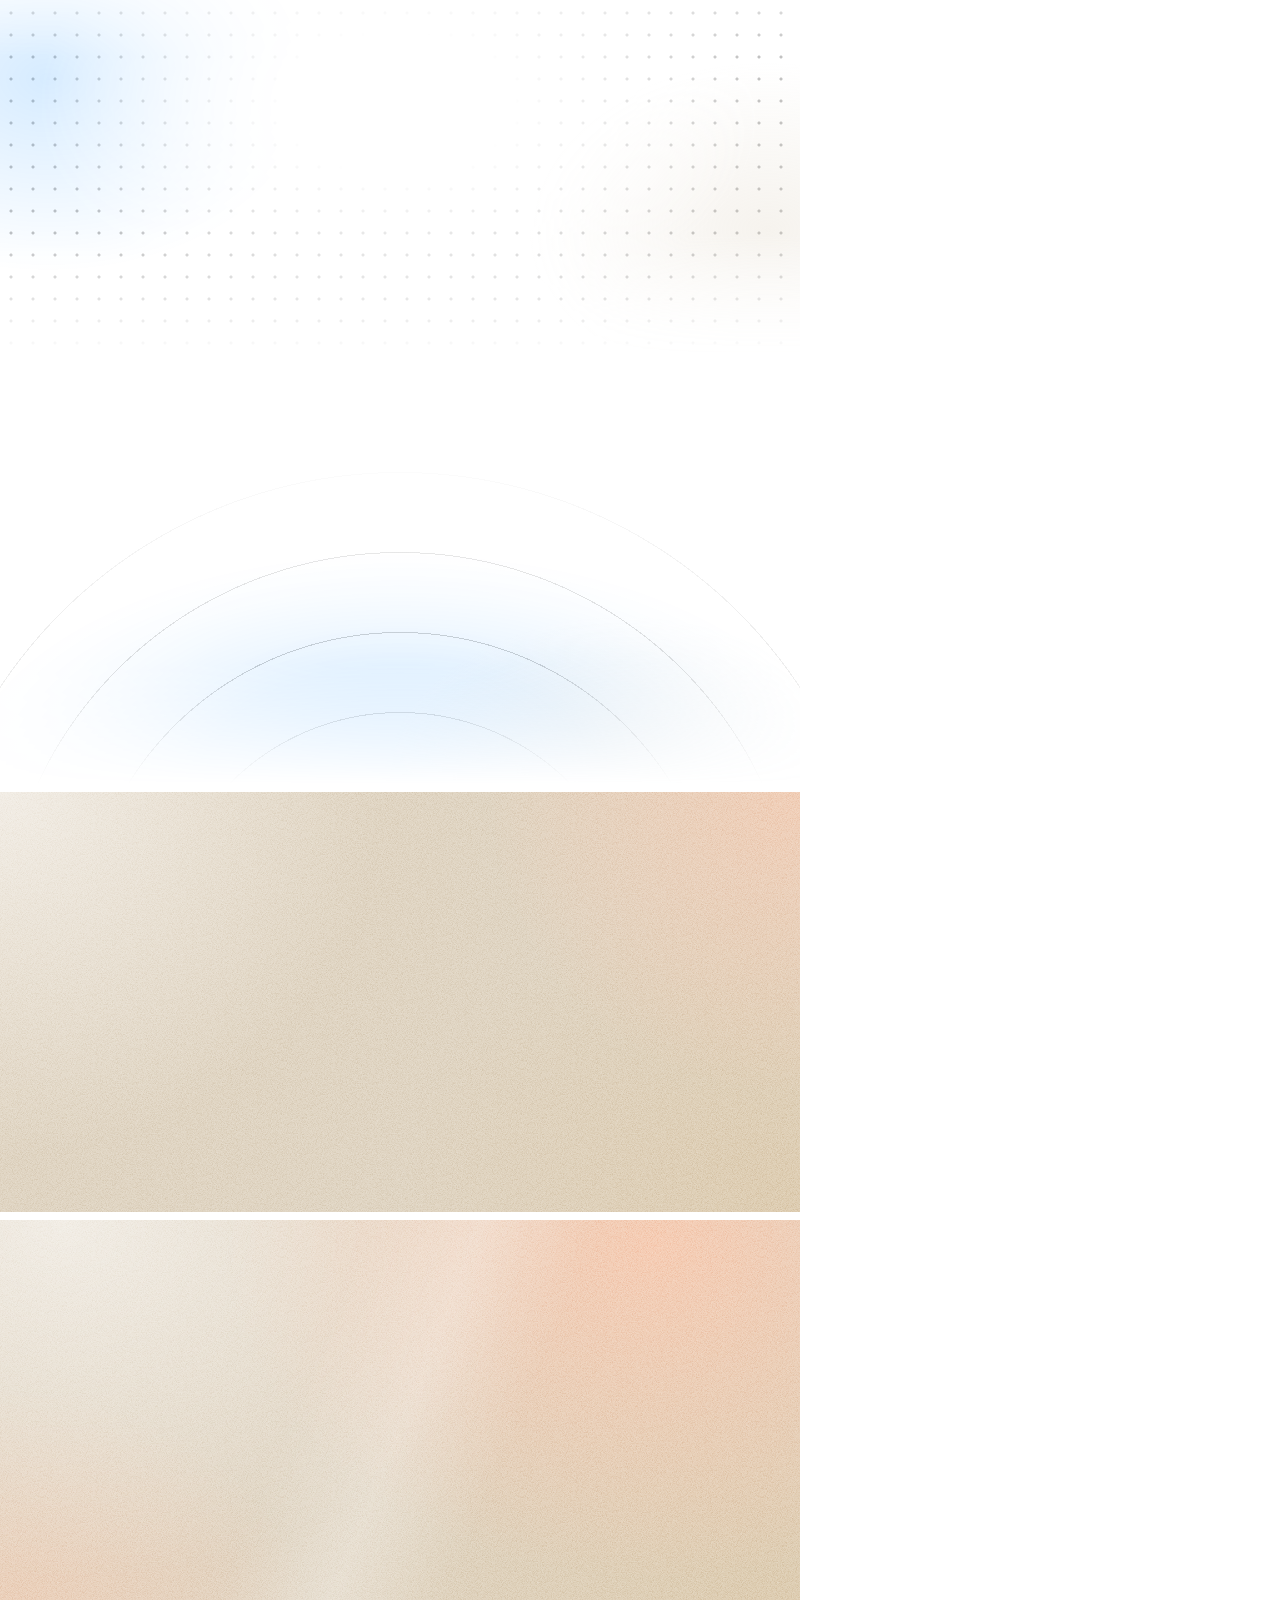
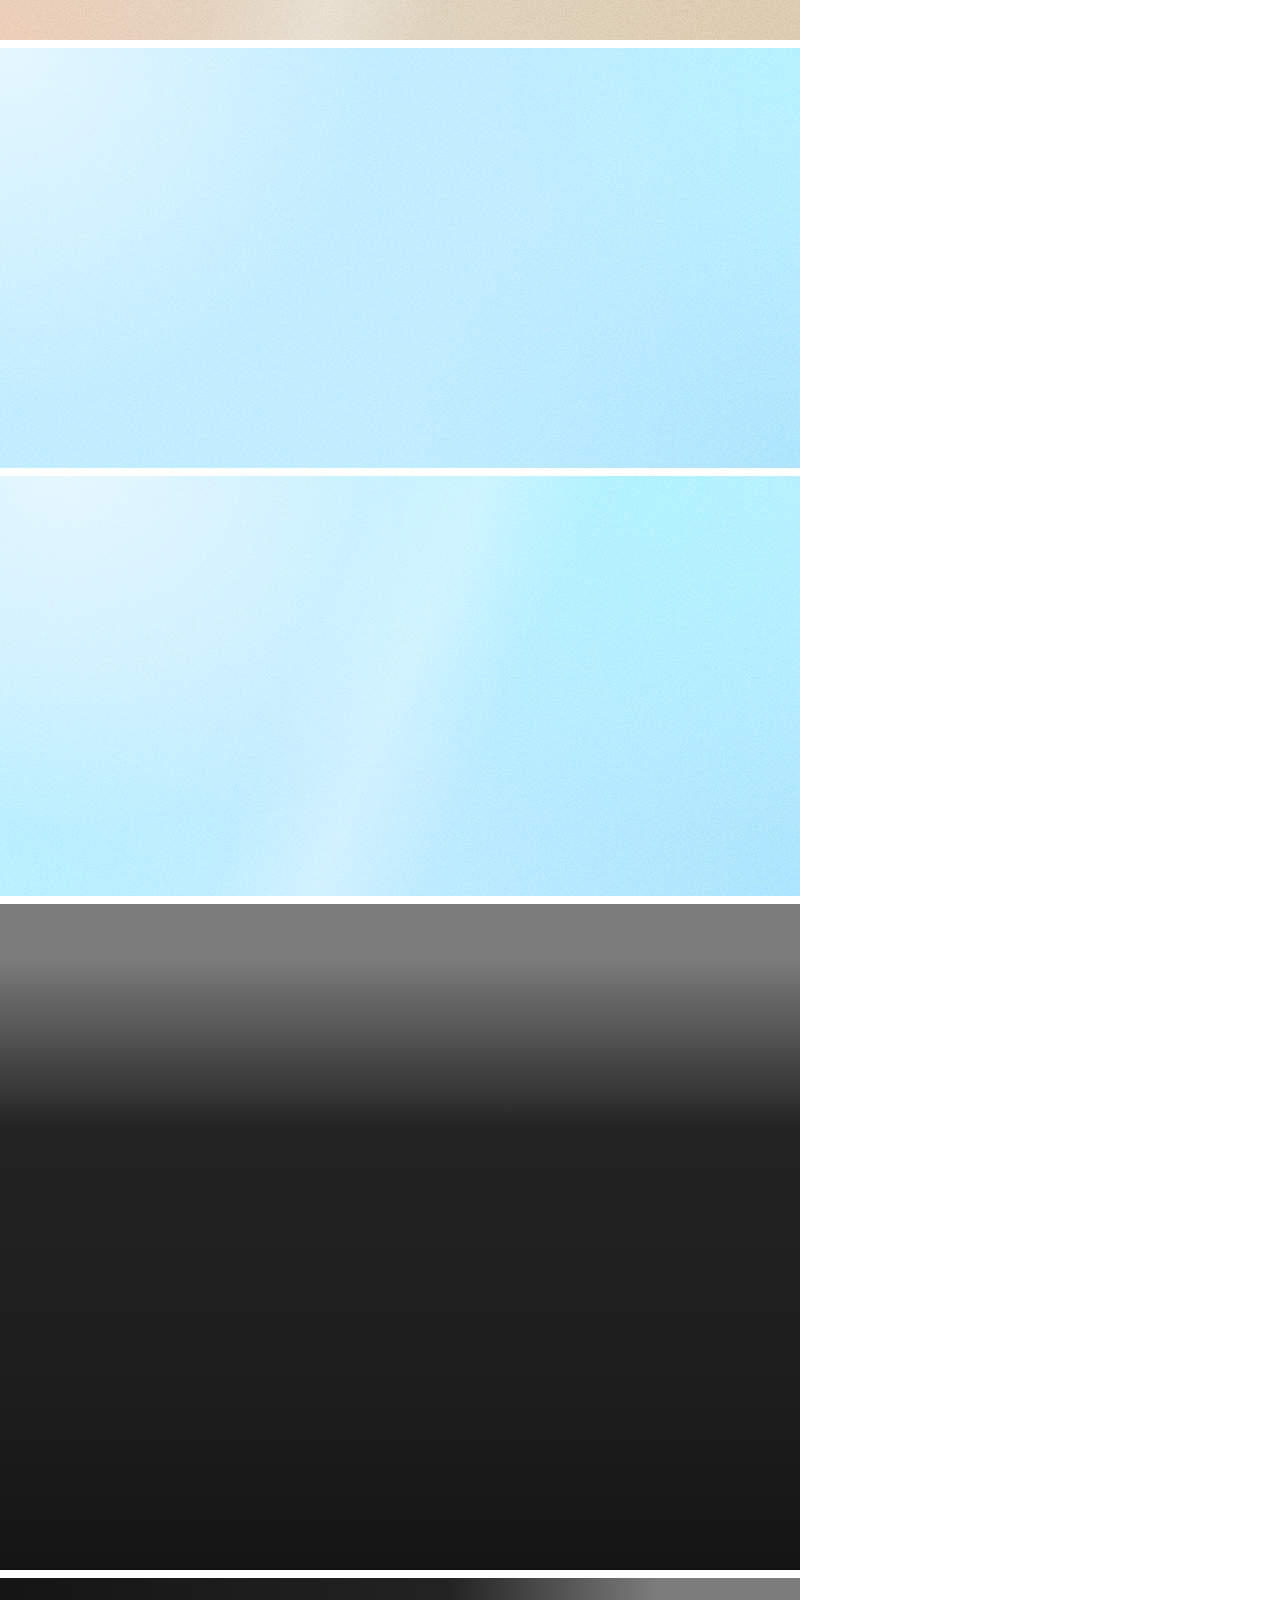
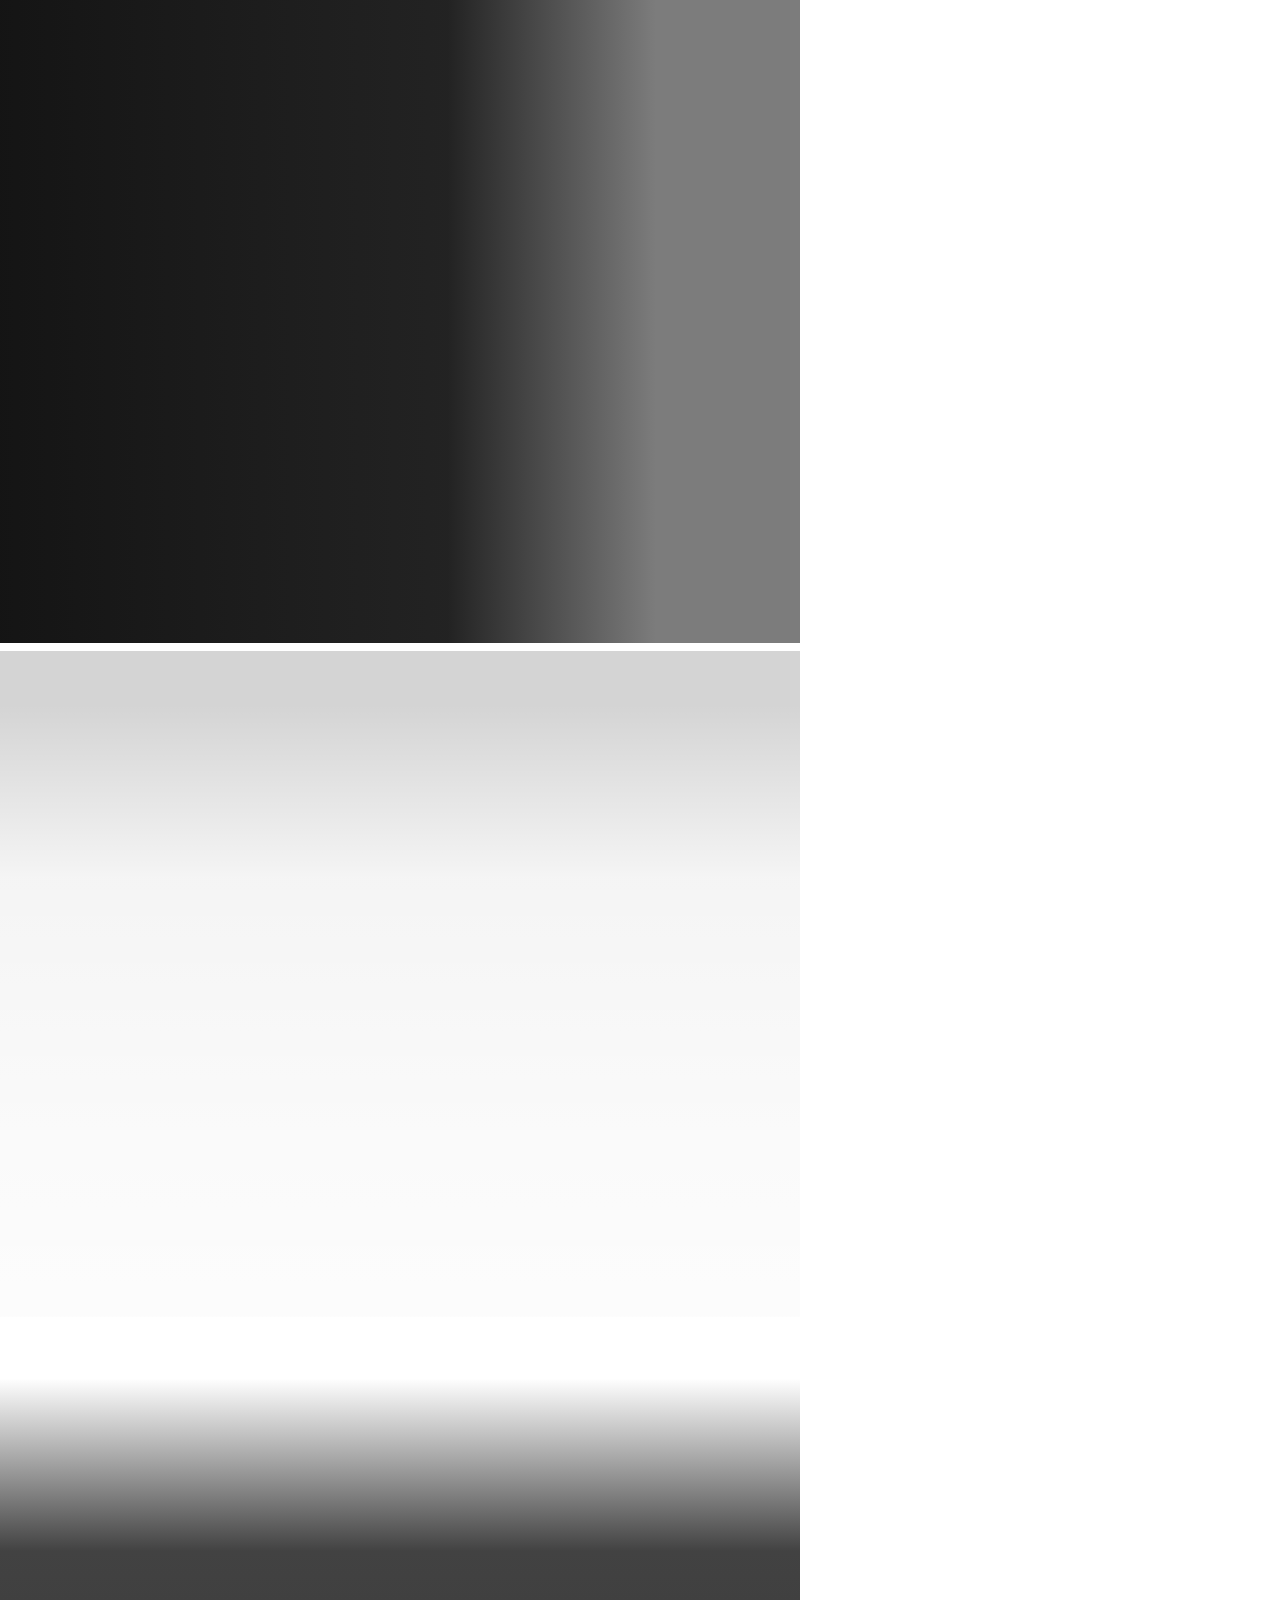
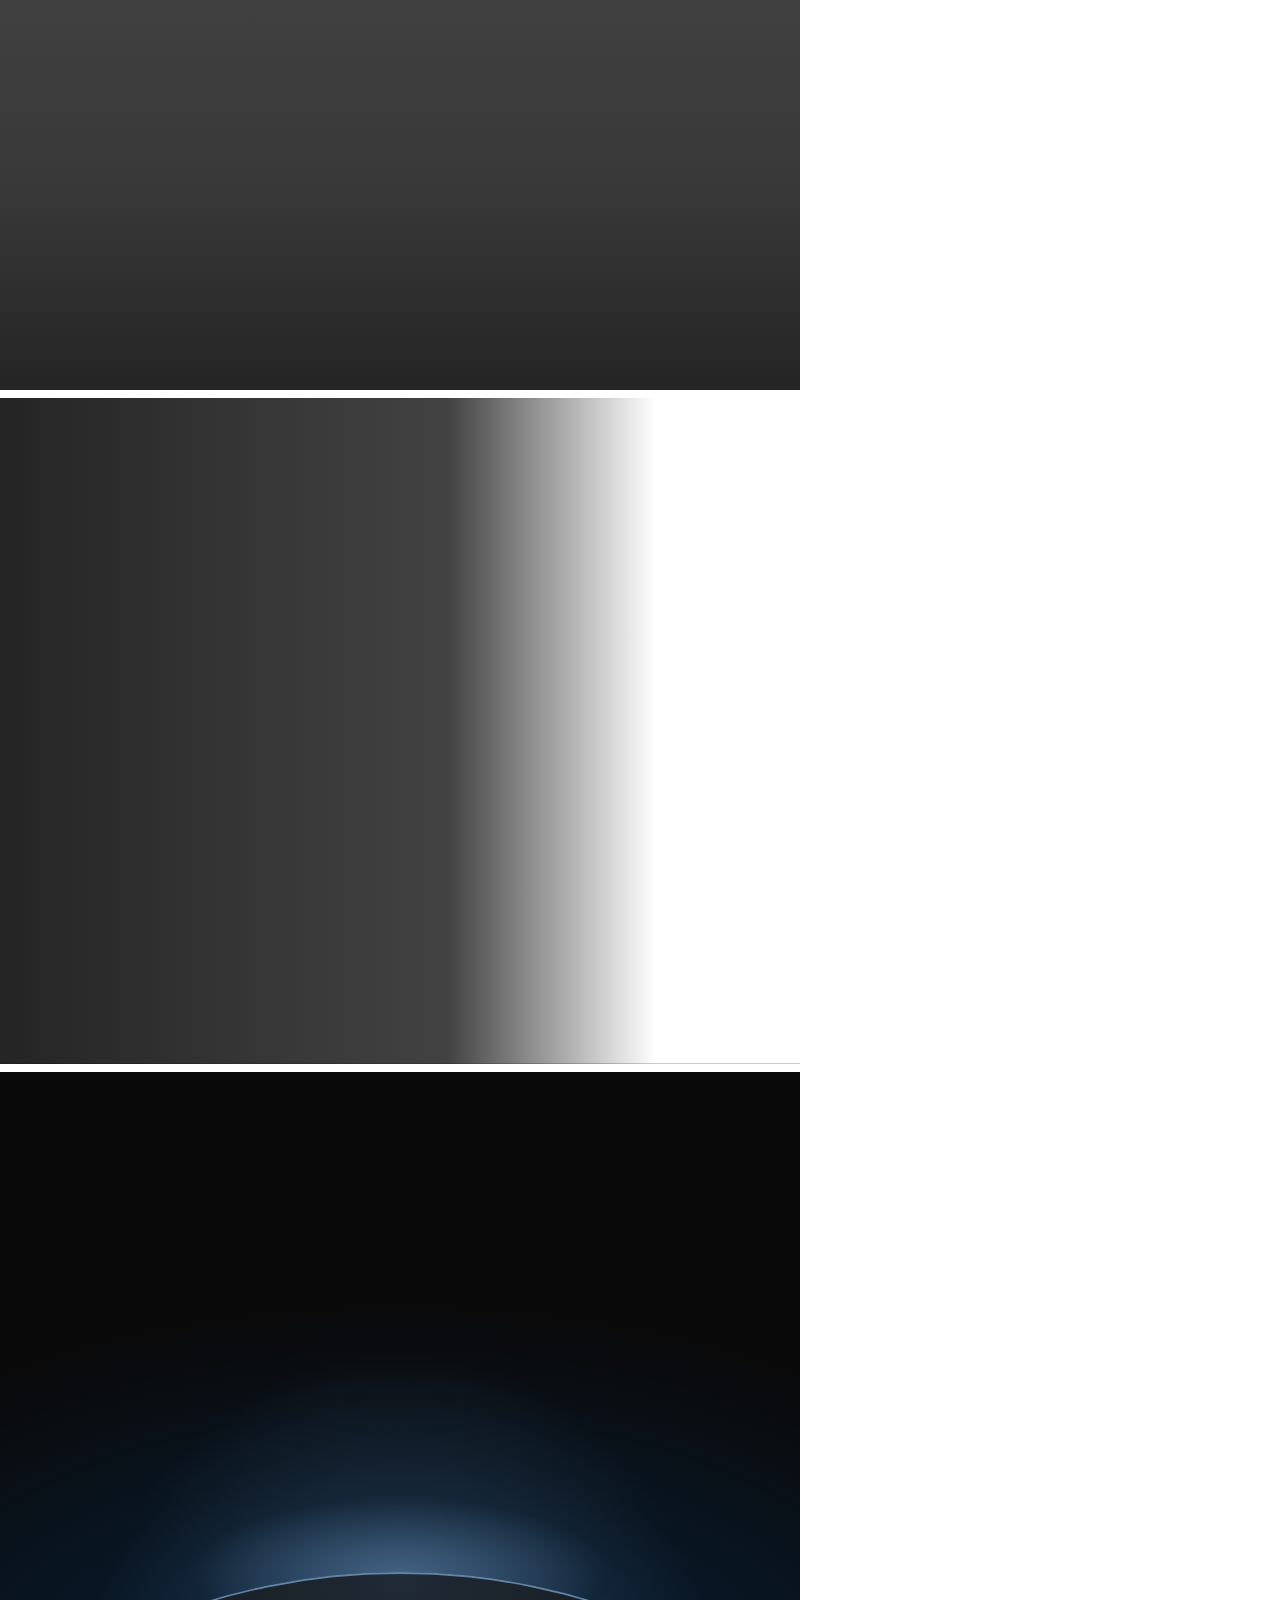
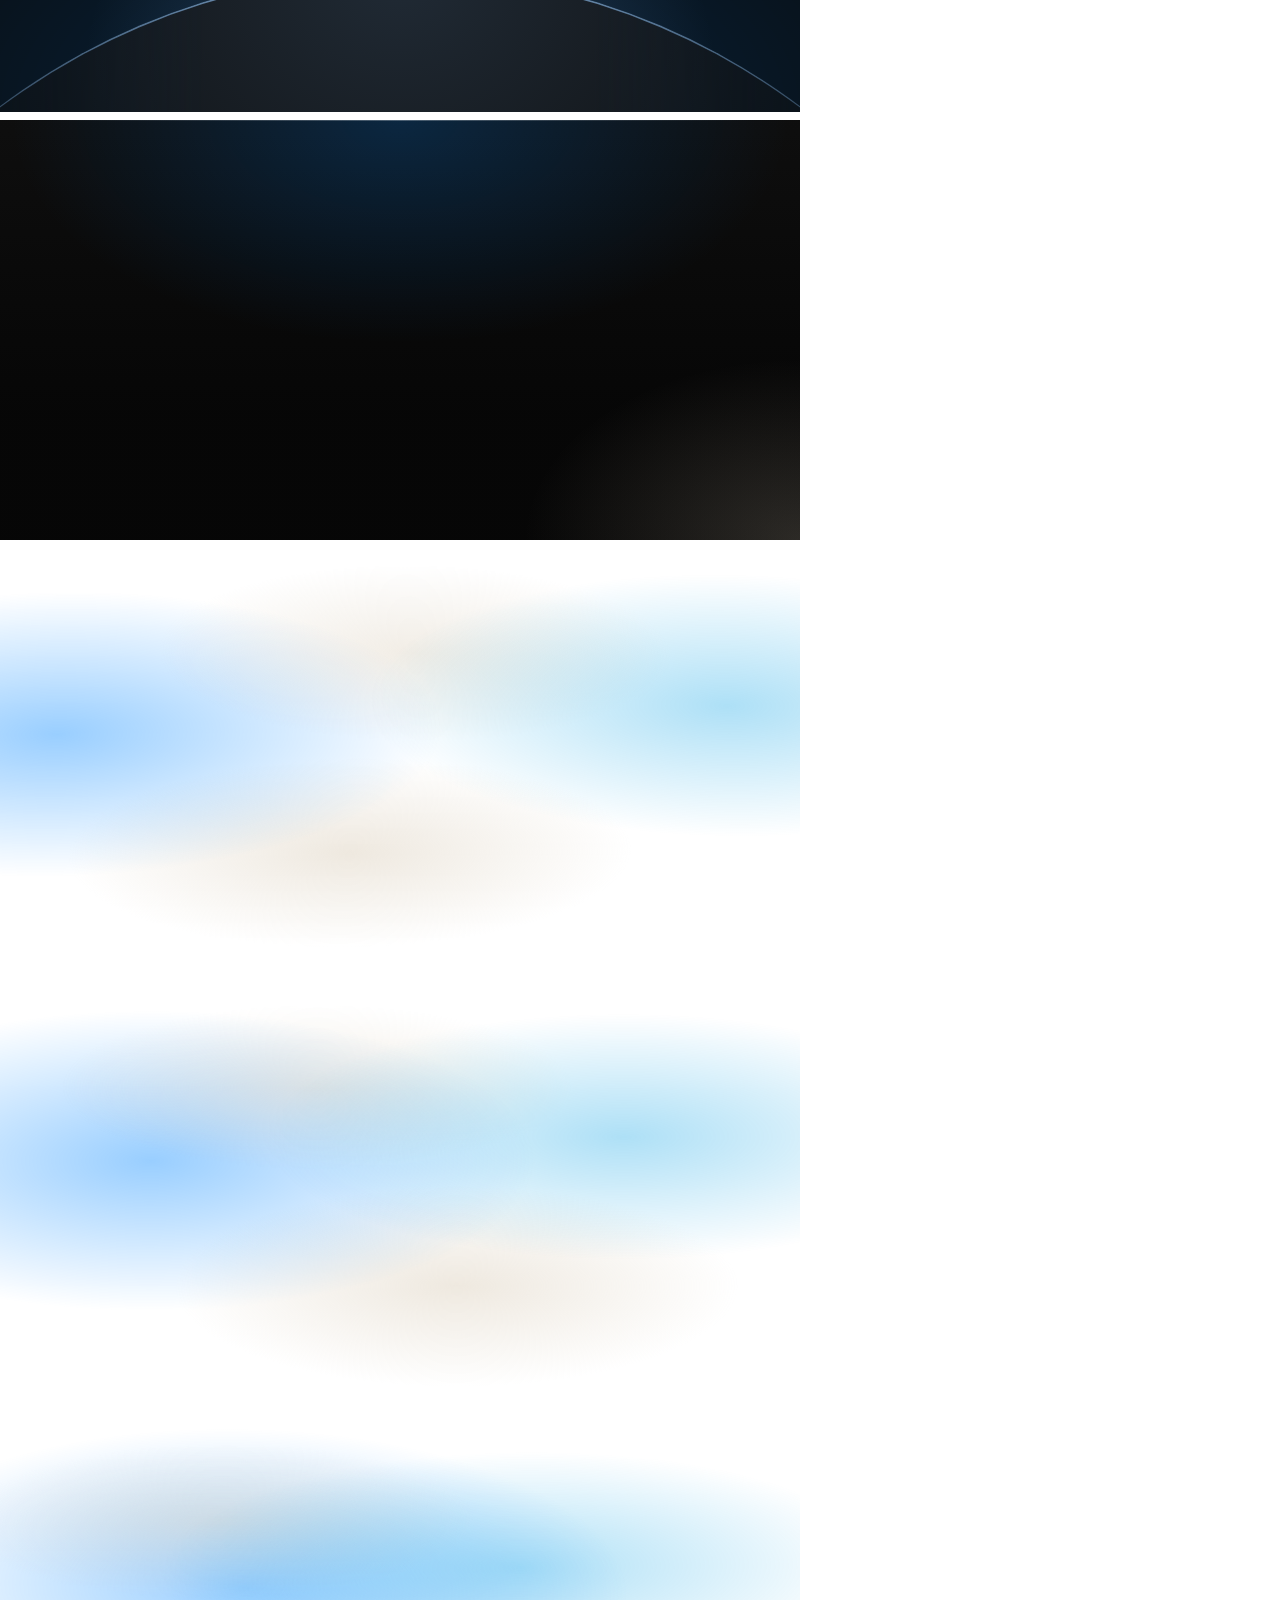
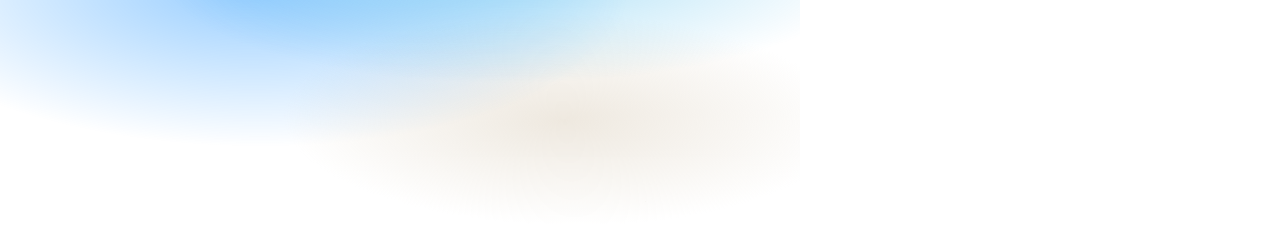
<file: .claude/skills/design-taste-frontend/assets/backgrounds/check.html>
<!doctype html>
<html lang="en" data-ground="sand">
<head>
<meta charset="utf-8">
<title>Backgrounds contrast check</title>
<!-- Every ground in a 800px box, for check.mjs: it sets a palette, screenshots the boxes and measures
     the ink and muted contrast on every pixel of each ground's text zone (index.json). The photograph
     grounds sit on a flat grey picture: #7c7c7c for the dark scrim, #d4d4d4 for the light one; and the worst case of the dark scrim: a white
     picture (white words on it). The light scrim is for pale photographs only. -->
<link rel="stylesheet" href="../system.css">
<link rel="stylesheet" href="backgrounds.css">
<style>body { margin: 0; width: 800px; } .box { width: 800px; margin: 0 0 8px; padding: 24px; font-size: 20px; } .pi, .pm { visibility: hidden; } .pi { color: var(--ink); } .pm { color: var(--muted); }  /* the liquid blobs held at the start, the middle and the end of their drift (the keyframes in backgrounds.css), so the text zone is measured where they stand under it */
  .at-start::before { animation: none; transform: translate3d(-7%, 0, 0) skewX(-7deg) scaleY(.94); } .at-start::after { animation: none; transform: translate3d(8%, 0, 0) skewX(6deg) scaleY(1.04); }
  .at-mid::before { animation: none; transform: translate3d(.5%, 0, 0) skewX(-.5deg) scaleY(.995); } .at-mid::after { animation: none; transform: translate3d(-.5%, 0, 0) scaleY(.98); }
  .at-end::before { animation: none; transform: translate3d(8%, 0, 0) skewX(6deg) scaleY(1.05); } .at-end::after { animation: none; transform: translate3d(-9%, 0, 0) skewX(-6deg) scaleY(.92); }
</style>
<script src="backgrounds.js" defer></script>
</head>
<body>
<div class="bg-mist box" data-g="mist" style="height:420px"><span class="pi">Ink</span> <span class="pm">Muted</span></div>
<div class="bg-halo box" data-g="halo" style="height:420px"><span class="pi">Ink</span> <span class="pm">Muted</span></div>
<div class="bg-grain box" data-g="grain" style="height:420px"><span class="pi">Ink</span> <span class="pm">Muted</span></div>
<div class="bg-paper box" data-g="paper" style="height:420px"><span class="pi">Ink</span> <span class="pm">Muted</span></div>
<div class="bg-dusk box" data-g="dusk" style="height:420px"><span class="pi">Ink</span> <span class="pm">Muted</span></div>
<div class="bg-topglow box" data-g="topglow" style="height:560px"><span class="pi">Ink</span> <span class="pm">Muted</span></div>
<div class="bg-ruled box" data-g="ruled" style="height:420px"><span class="pi">Ink</span> <span class="pm">Muted</span></div>
<div class="bg-dots box" data-g="dots" style="height:420px"><span class="pi">Ink</span> <span class="pm">Muted</span></div>
<div class="bg-arcs box" data-g="arcs" style="height:420px"><span class="pi">Ink</span> <span class="pm">Muted</span></div>
<div class="bg-band box" data-g="band" style="height:420px"><span class="pi">Ink</span> <span class="pm">Muted</span></div>
<div class="bg-field box" data-g="field" style="height:420px"><span class="pi">Ink</span> <span class="pm">Muted</span></div>
<div class="bg-band bg-tint box" data-g="band-tint" style="height:420px"><span class="pi">Ink</span> <span class="pm">Muted</span></div>
<div class="bg-field bg-tint box" data-g="field-tint" style="height:420px"><span class="pi">Ink</span> <span class="pm">Muted</span></div>
<div class="bg-photo box" data-g="photo" style="height:520px;--g-photo:linear-gradient(#7c7c7c,#7c7c7c)"><span class="pi">Ink</span> <span class="pm">Muted</span></div>
<div class="bg-photo bg-photo--left box" data-g="photo-left" style="height:520px;--g-photo:linear-gradient(#7c7c7c,#7c7c7c)"><span class="pi">Ink</span> <span class="pm">Muted</span></div>
<div class="bg-photo bg-photo--light box" data-g="photo-light" style="height:520px;--g-photo:linear-gradient(#d4d4d4,#d4d4d4)"><span class="pi">Ink</span> <span class="pm">Muted</span></div>
<div class="bg-photo box" data-g="photo-white" style="height:520px;--g-photo:linear-gradient(#fff,#fff)"><span class="pi">Ink</span> <span class="pm">Muted</span></div>
<div class="bg-photo bg-photo--left box" data-g="photo-left-white" style="height:520px;--g-photo:linear-gradient(#fff,#fff)"><span class="pi">Ink</span> <span class="pm">Muted</span></div>
<div class="bg-horizon box" data-g="horizon" style="height:640px"><span class="pi">Ink</span> <span class="pm">Muted</span></div>
<div class="bg-deep box" data-g="deep" style="height:420px"><span class="pi">Ink</span> <span class="pm">Muted</span></div>
<div class="bg-liquid box at-start" data-g="liquid" data-no-pause style="height:420px"><span class="pi">Ink</span> <span class="pm">Muted</span></div>
<div class="bg-liquid box at-mid" data-g="liquid-mid" data-no-pause style="height:420px"><span class="pi">Ink</span> <span class="pm">Muted</span></div>
<div class="bg-liquid box at-end" data-g="liquid-end" data-no-pause style="height:420px"><span class="pi">Ink</span> <span class="pm">Muted</span></div>

</body>
</html>
</file>
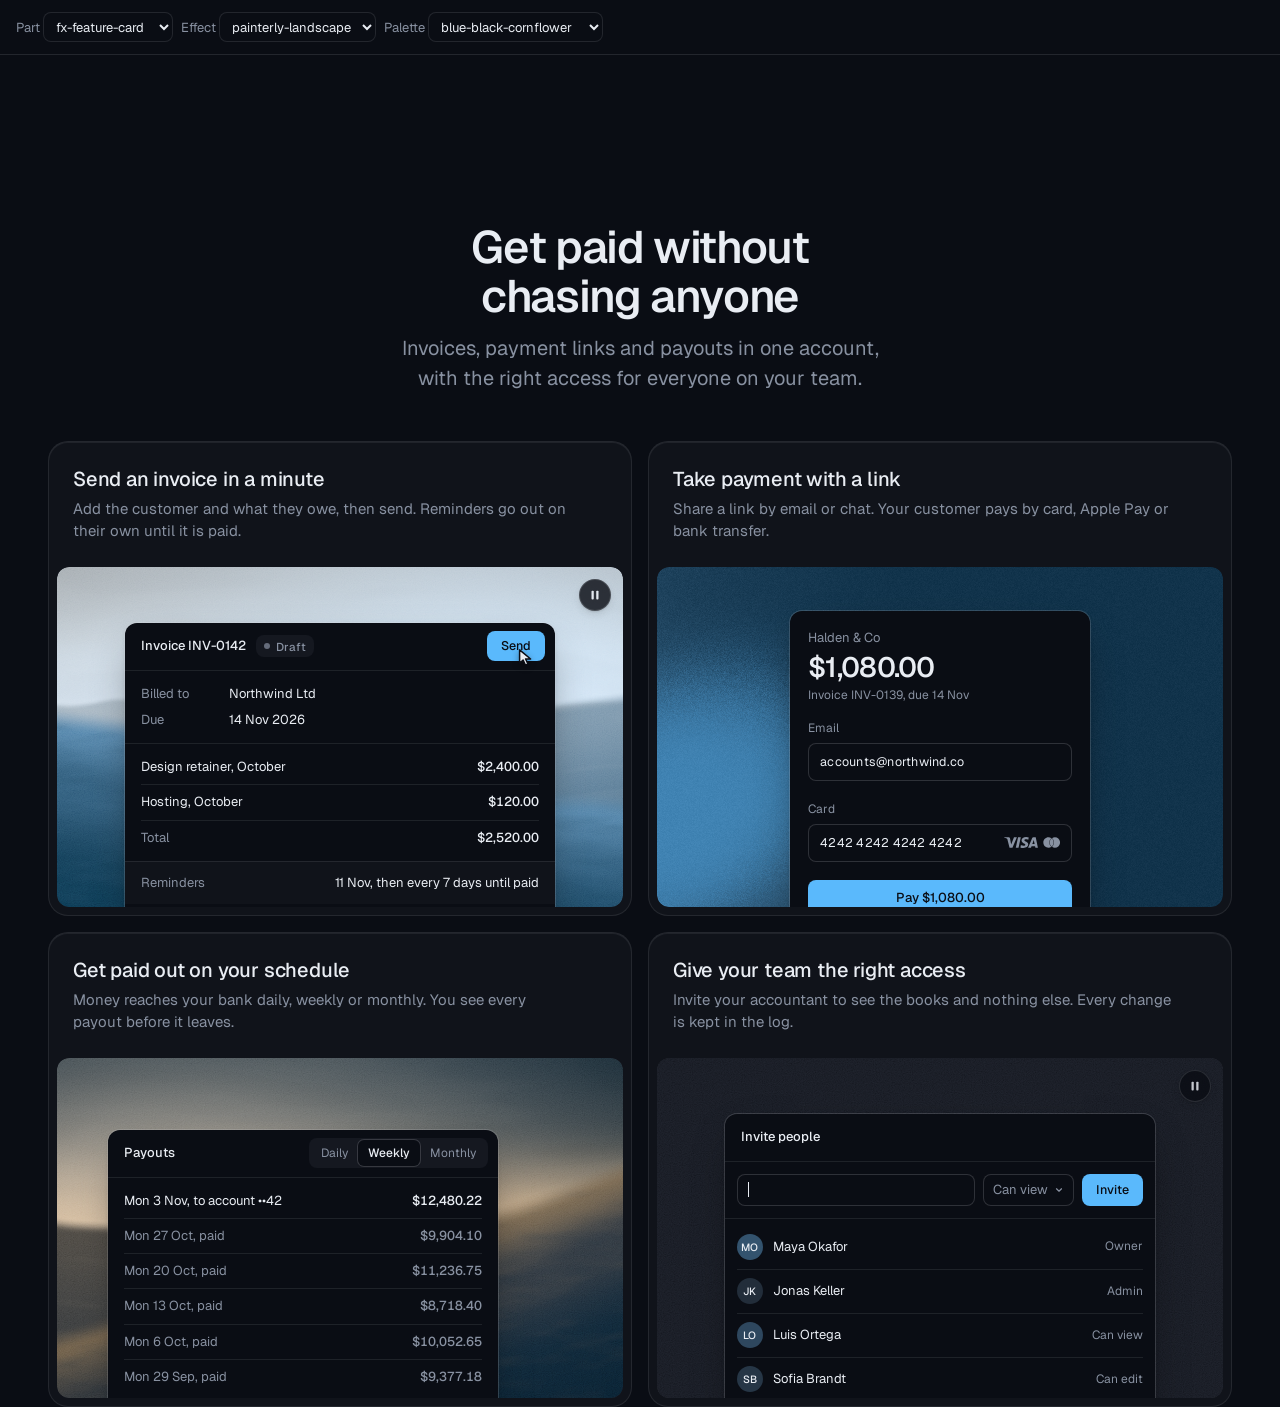
<file: .claude/skills/design-taste-frontend/assets/components/_lab.html>
<!doctype html>
<html lang="en" data-radius="soft">
<head>
<script>window.__tpGlMax = 16;   /* a gallery shows many live effects at once; a page of a site keeps the default 4 (fx.js) */</script>
<meta charset="utf-8">
<meta name="viewport" content="width=device-width, initial-scale=1">
<title>Component lab</title>
<link rel="preconnect" href="https://fonts.googleapis.com">
<link rel="preconnect" href="https://fonts.gstatic.com" crossorigin>
<link href="https://fonts.googleapis.com/css2?family=Geist:wght@100..900&family=Geist+Mono:wght@400..600&display=swap" rel="stylesheet">
<link rel="stylesheet" href="../system.css">
<link rel="stylesheet" href="./base.css">
<style>
  /* one component on its own, with a chosen effect (or object) and palette:
     _lab.html?c=fx-chart&fx=ruled-grounds&palette=white-link-blue&w=640 */
  :root { --font-display: "Geist", system-ui, sans-serif; --font-text: "Geist", system-ui, sans-serif; --font-mono: "Geist Mono", ui-monospace, monospace; --display-weight: 560; --display-tracking: -0.03em; }
  body { min-height: 100vh; margin: 0; }
  .bar { display: flex; flex-wrap: wrap; gap: 8px; align-items: center; padding: 12px 16px; border-bottom: 1px solid var(--line); font: 13px/1.4 var(--font-text); color: var(--muted); }
  .bar select { font: inherit; color: var(--ink); background: var(--bg); border: 1px solid var(--line); border-radius: var(--r-sm); height: 30px; padding: 0 8px; }
  .stage { padding: clamp(16px, 4vw, 48px); margin-inline: auto; }
</style>
</head>
<body>
<div class="bar">
  <label>Part <select id="c"></select></label>
  <label>Effect <select id="fx"></select></label>
  <label>Palette <select id="pal"></select></label>
</div>
<main class="stage" id="stage"></main>
<script type="module">
  import fx from '../effects/fx.js';
  const PARTS = ['fx-feature-card', 'fx-dither-object', 'fx-headline', 'fx-button', 'fx-prompt', 'fx-icon-tiles', 'fx-stat', 'fx-globe', 'fx-map', 'fx-chart', 'fx-bars', 'fx-band', 'fx-spotlight', 'fx-photo', 'fx-avatar', 'fx-search', 'fx-logos', 'fx-tabs', 'fx-pricing', 'fx-progress'];
  const PALETTES = {
    'blue-black-cornflower': { bg: '#0a0d14', surface: '#131824', ink: '#e9edf3', muted: '#8891a1', accent: '#5ab9fc', accentInk: '#0a0d14' },
    'graphite-safety-orange': { bg: '#18191b', surface: '#222427', ink: '#eff0f1', muted: '#9c9ea3', accent: '#ff4a1f', accentInk: '#18191b' },
    'white-link-blue': { bg: '#ffffff', surface: '#f4f4f4', ink: '#111111', muted: '#6b6b6b', accent: '#1a4be0', accentInk: '#ffffff' },
    'moss-sand': { bg: '#ddd6c6', surface: '#d2cab8', ink: '#2a2a26', muted: '#59574e', accent: '#4f6238', accentInk: '#ffffff' },
    'cobalt-field': { bg: '#0034eb', surface: '#002fd6', ink: '#ffffff', muted: '#dfe4f2', accent: '#e9e34a', accentInk: '#111111' },
  };
  const q = new URLSearchParams(location.search);
  const part = PARTS.includes(q.get('c')) ? q.get('c') : PARTS[0];
  const palId = PALETTES[q.get('palette')] ? q.get('palette') : 'blue-black-cornflower';
  const p = PALETTES[palId];
  const s = document.documentElement.style;
  const action = fx.color.contrast(p.accent, p.bg) >= 2.2 ? p.accent : p.ink;
  Object.entries({ '--p-bg': p.bg, '--p-surface': p.surface, '--p-ink': p.ink, '--p-muted': p.muted, '--p-accent': p.accent, '--p-accent-ink': p.accentInk, '--p-action': action, '--p-action-ink': action === p.accent ? p.accentInk : p.bg }).forEach(([k, v]) => s.setProperty(k, v));
  s.colorScheme = fx.color.isDark(p.bg) ? 'dark' : 'light';
  if (q.has('fallback')) fx.config.forceFallback = true;
  // one part at a time: at most 4 live WebGL contexts on this page
  fx.config.maxLive = 4;
  if (q.has('w')) document.getElementById('stage').style.maxWidth = q.get('w') + 'px';

  const base = `./${part}/`;
  const [meta, html, mod] = await Promise.all([fetch(base + 'meta.json').then(r => r.json()), fetch(base + 'component.html').then(r => r.text()), import(base + 'component.js')]);
  const link = Object.assign(document.createElement('link'), { rel: 'stylesheet', href: base + 'component.css' });
  document.head.append(link);
  await new Promise(r => { link.onload = link.onerror = r; });
  const choices = meta.effects?.length ? meta.effects : meta.objects || [];
  const chosen = choices.includes(q.get('fx')) ? q.get('fx') : meta.default;
  const stage = document.getElementById('stage');
  stage.innerHTML = html;
  const root = stage.firstElementChild;
  // the chosen effect goes where the part reads it: data-cx-object, data-cx-fill, or data-cx-effect on the root
  // the dither object: one figure set to the chosen object (one live object, as on a page); no caption under it
  if (meta.objects) {
    const fig = root.matches('[data-cx-object]') ? root : root.querySelector('[data-cx-object]');
    fig.dataset.cxObject = chosen;
    if (q.get('render') === 'studio') fig.dataset.cxRender = 'studio';
    fig.querySelector('.cx-obj__stage').removeAttribute('aria-label');
    fig.style.maxWidth = '720px';
  }
  // without ?fx= the markup keeps its own effects (the feature card mixes a landscape and a grain: setting
  // the default on every panel would paint the grain panel as a landscape too)
  else if (!choices.includes(q.get('fx'))) { /* as written */ }
  else if (root.querySelector('[data-cx-fill]')) root.querySelectorAll('[data-cx-fill]').forEach(el => { el.dataset.cxFill = chosen; });
  else if (root.querySelector('[data-cx-effect]')) root.querySelectorAll('[data-cx-effect]').forEach(el => { el.dataset.cxEffect = chosen; });
  else root.dataset.cxEffect = chosen;
  // the map draws its baked streets; an effect named with ?fx= shows its fallback ground (no map data) instead
  if (part === 'fx-map' && choices.includes(q.get('fx'))) delete root.dataset.cxMap;
  await document.fonts.ready;
  window.__part = mod.default(root);
  setTimeout(() => { document.documentElement.dataset.ready = '1'; }, 1200);

  const fill = (sel, list, cur, key) => {
    const el = document.getElementById(sel);
    el.innerHTML = list.map(v => `<option${v === cur ? ' selected' : ''}>${v}</option>`).join('');
    el.addEventListener('change', () => { q.set(key, el.value); if (key === 'c') q.delete('fx'); location.search = q.toString(); });
  };
  fill('c', PARTS, part, 'c');
  // a part whose default is none (the map's streets, the photograph as it is) lists none first, so the
  // select never shows an effect that is not on
  fill('fx', meta.default === 'none' ? ['none', ...choices] : choices, chosen, 'fx');
  fill('pal', Object.keys(PALETTES), palId, 'palette');
</script>
</body>
</html>
</file>
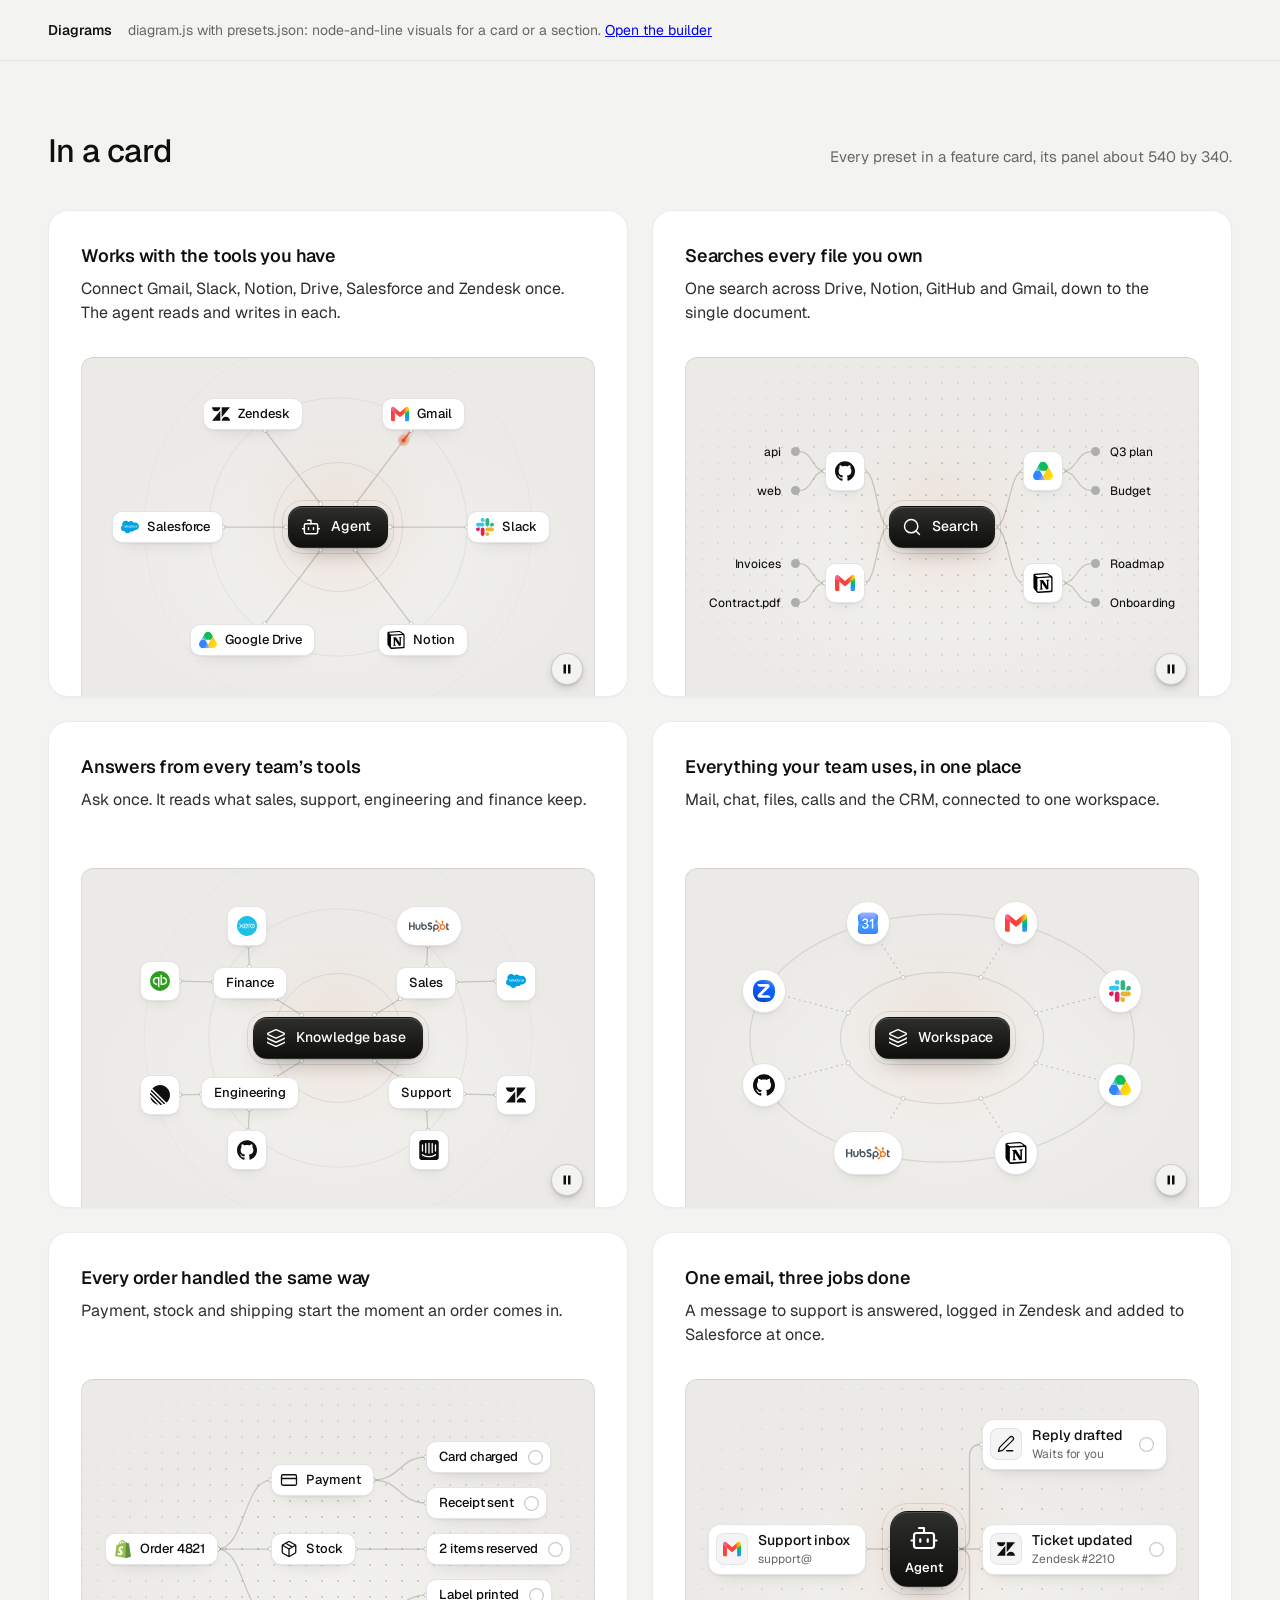
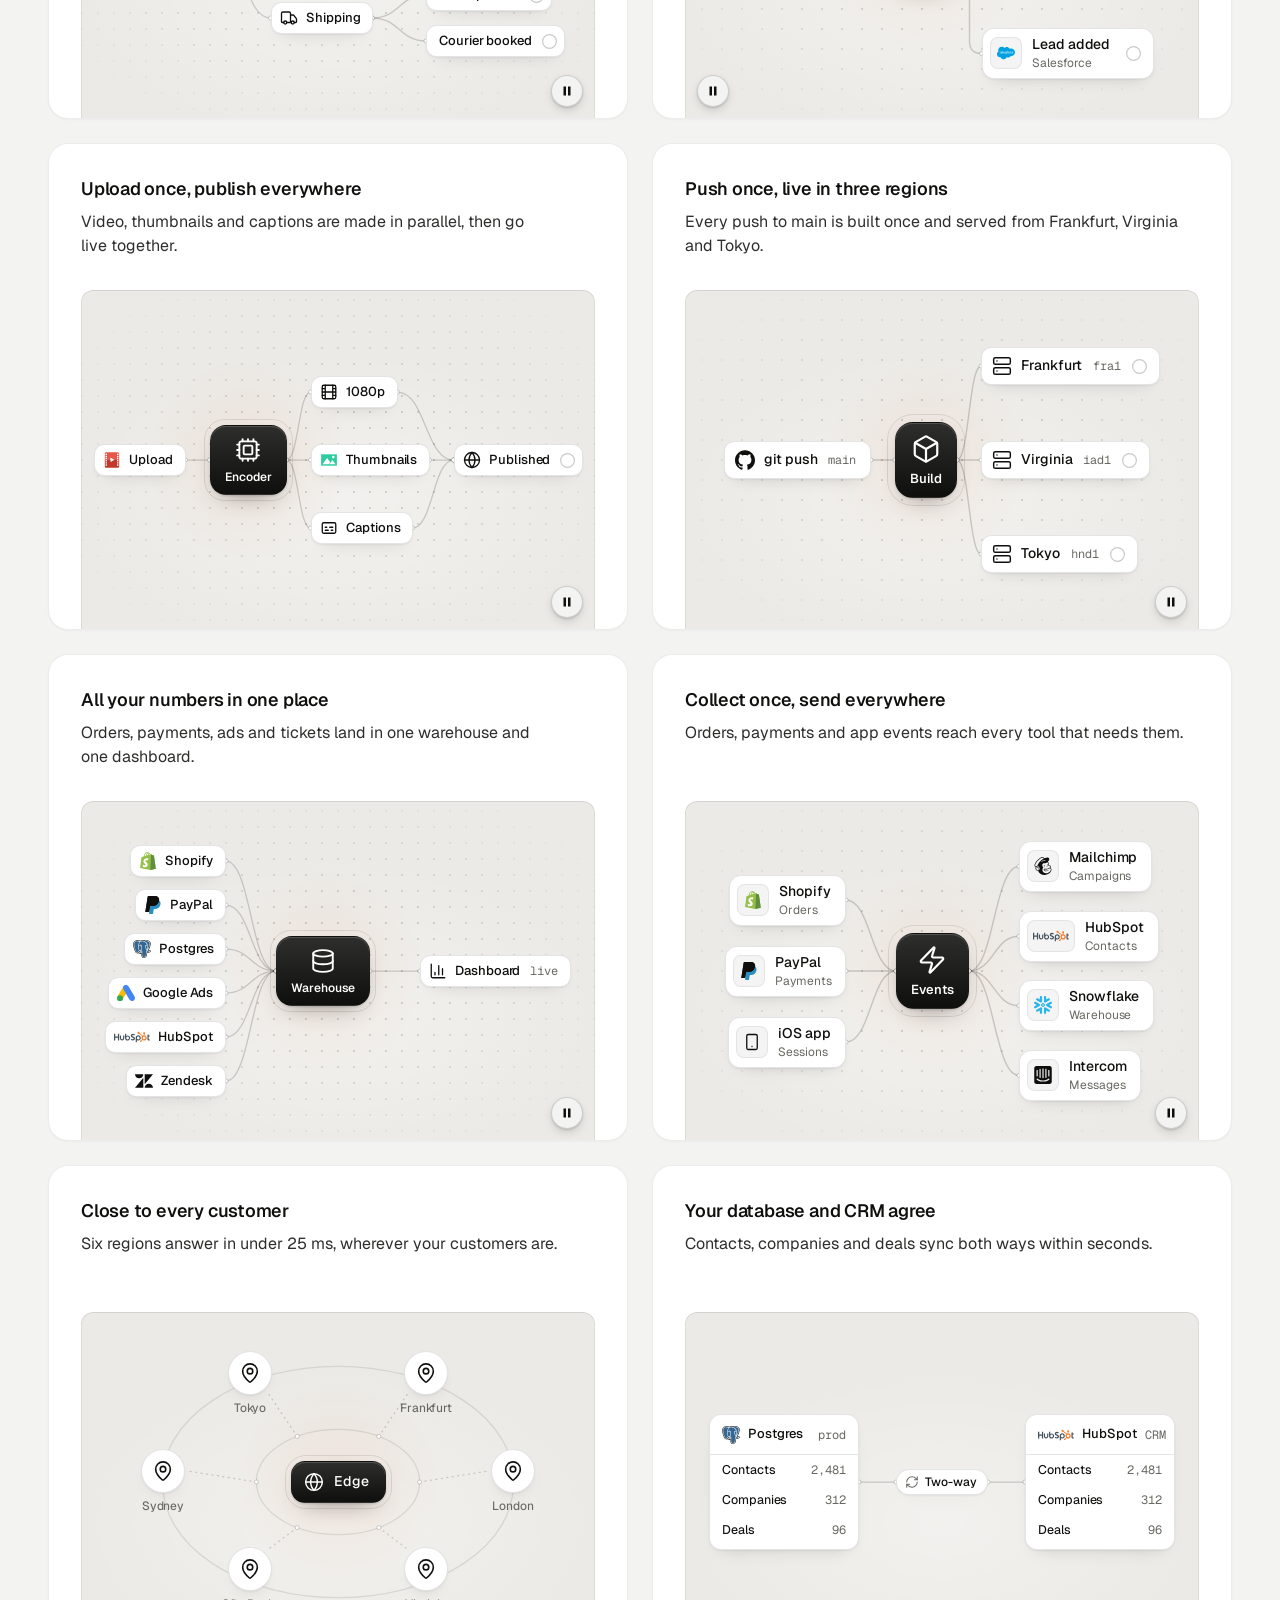
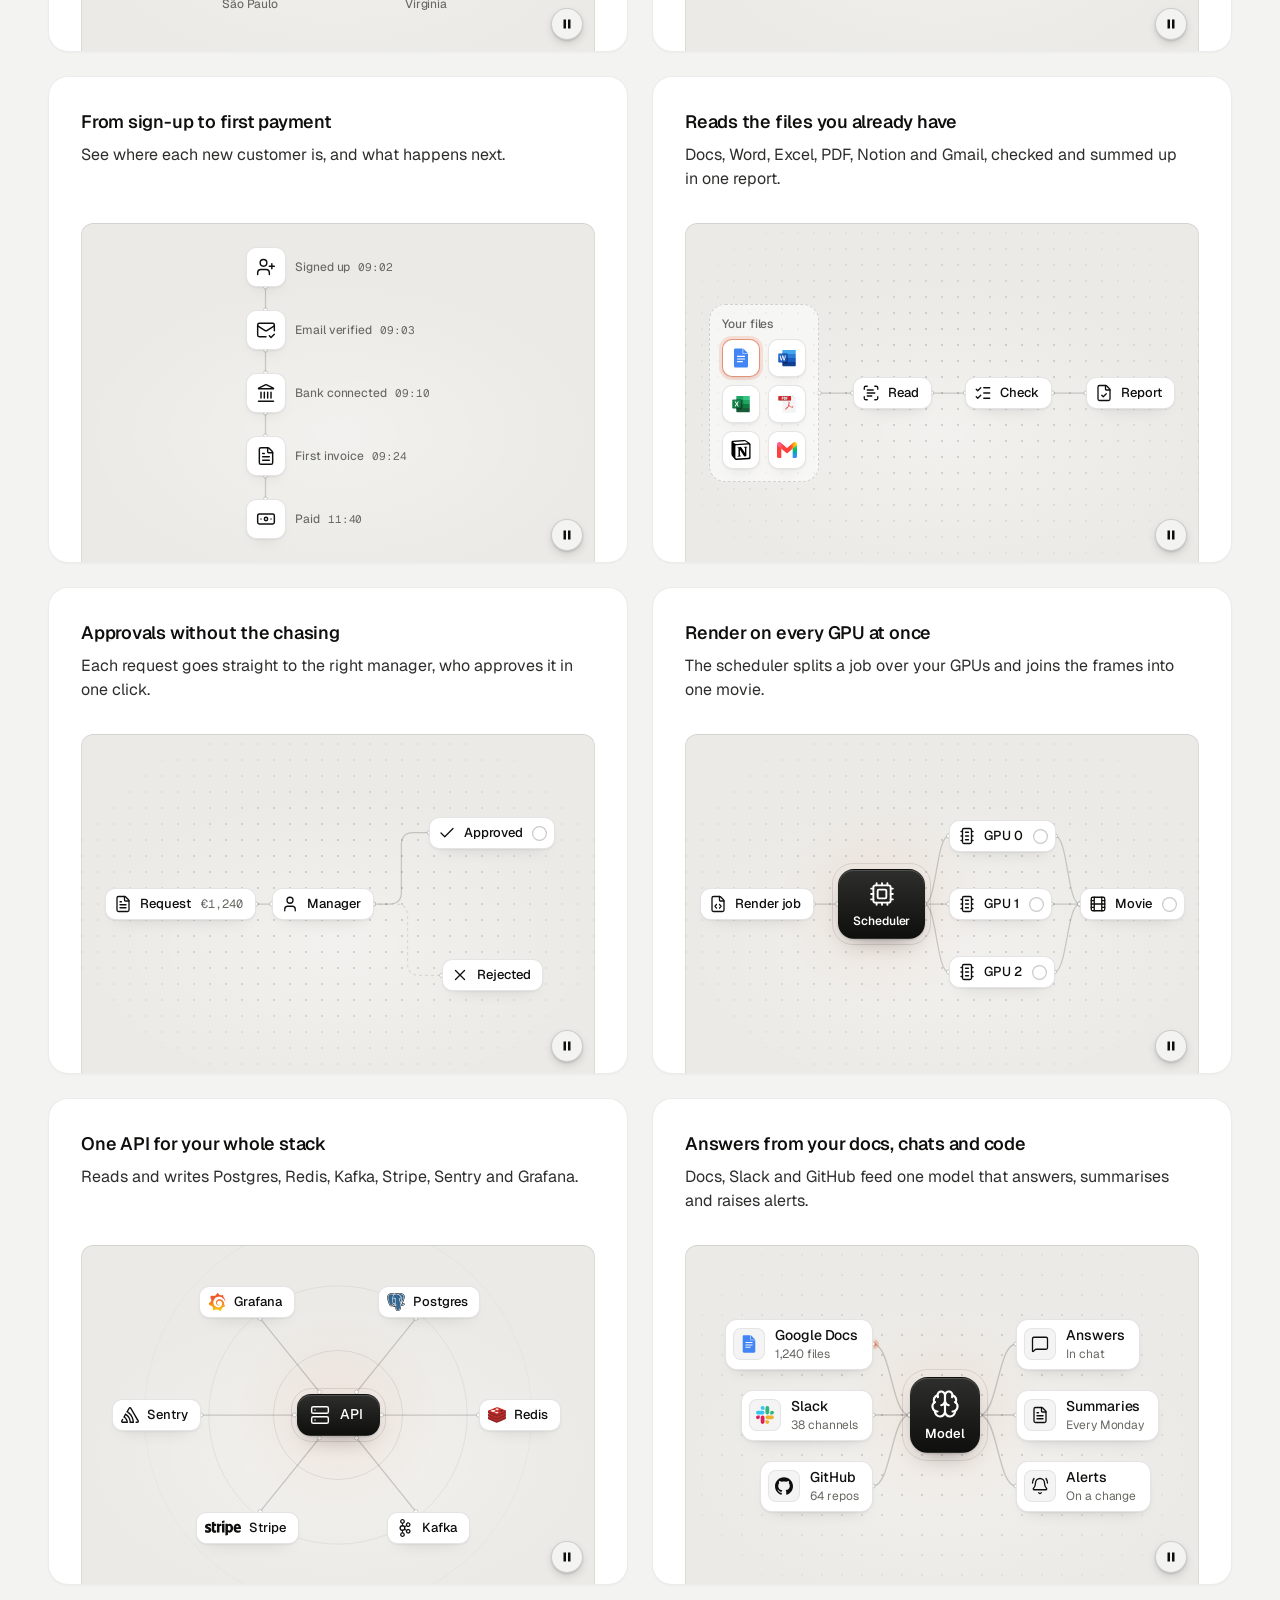
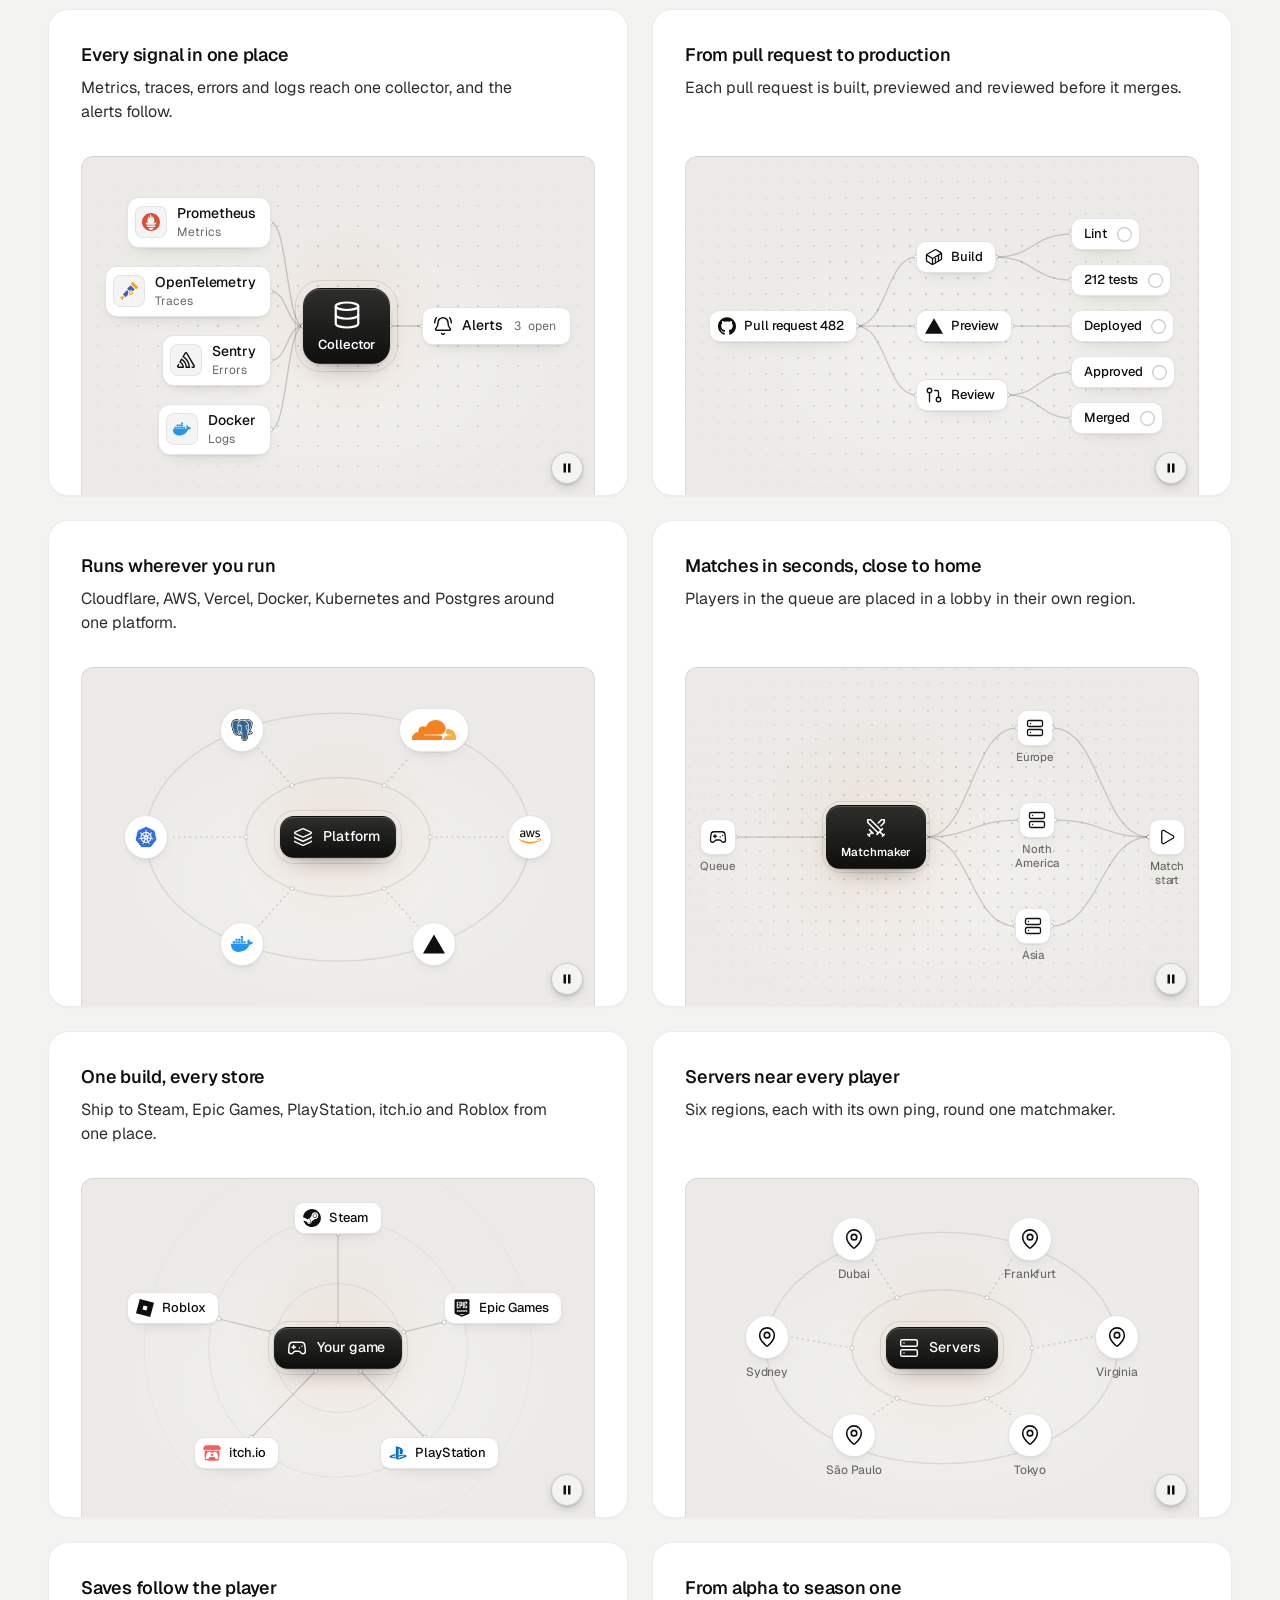
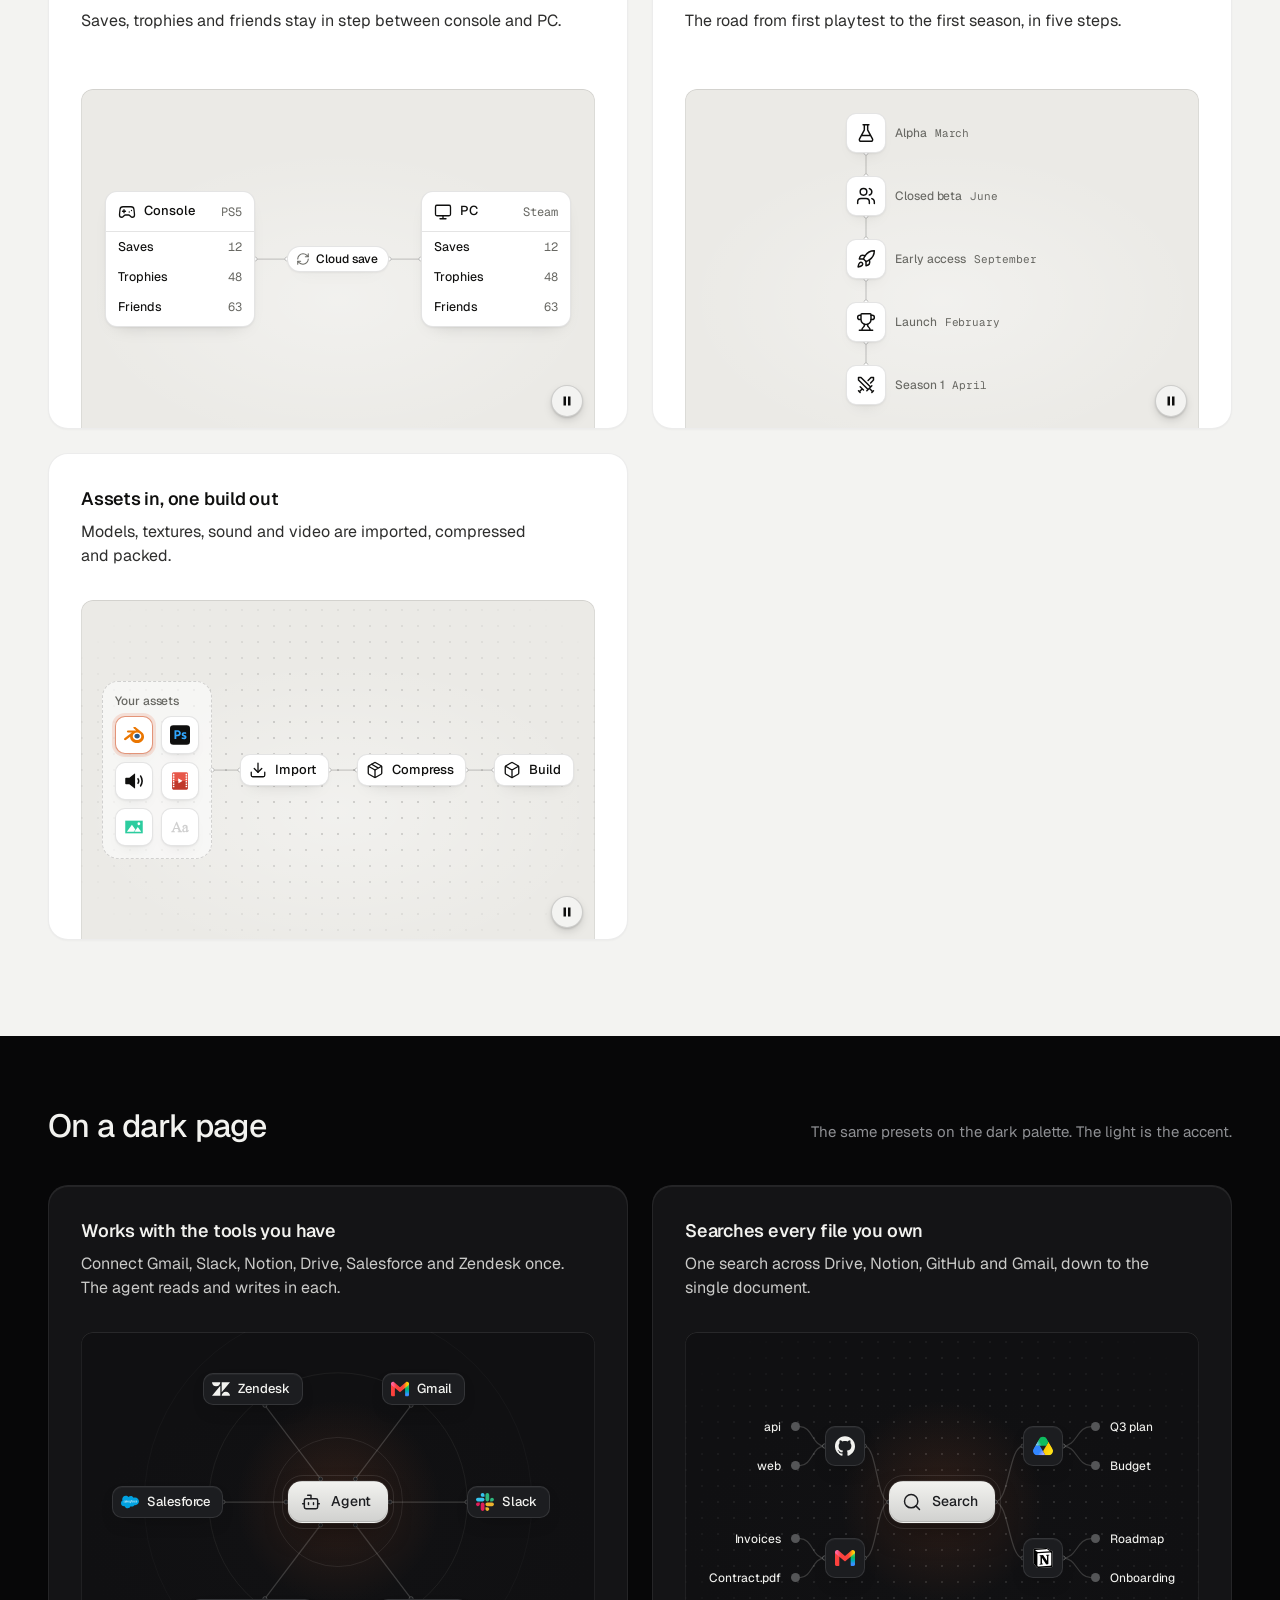
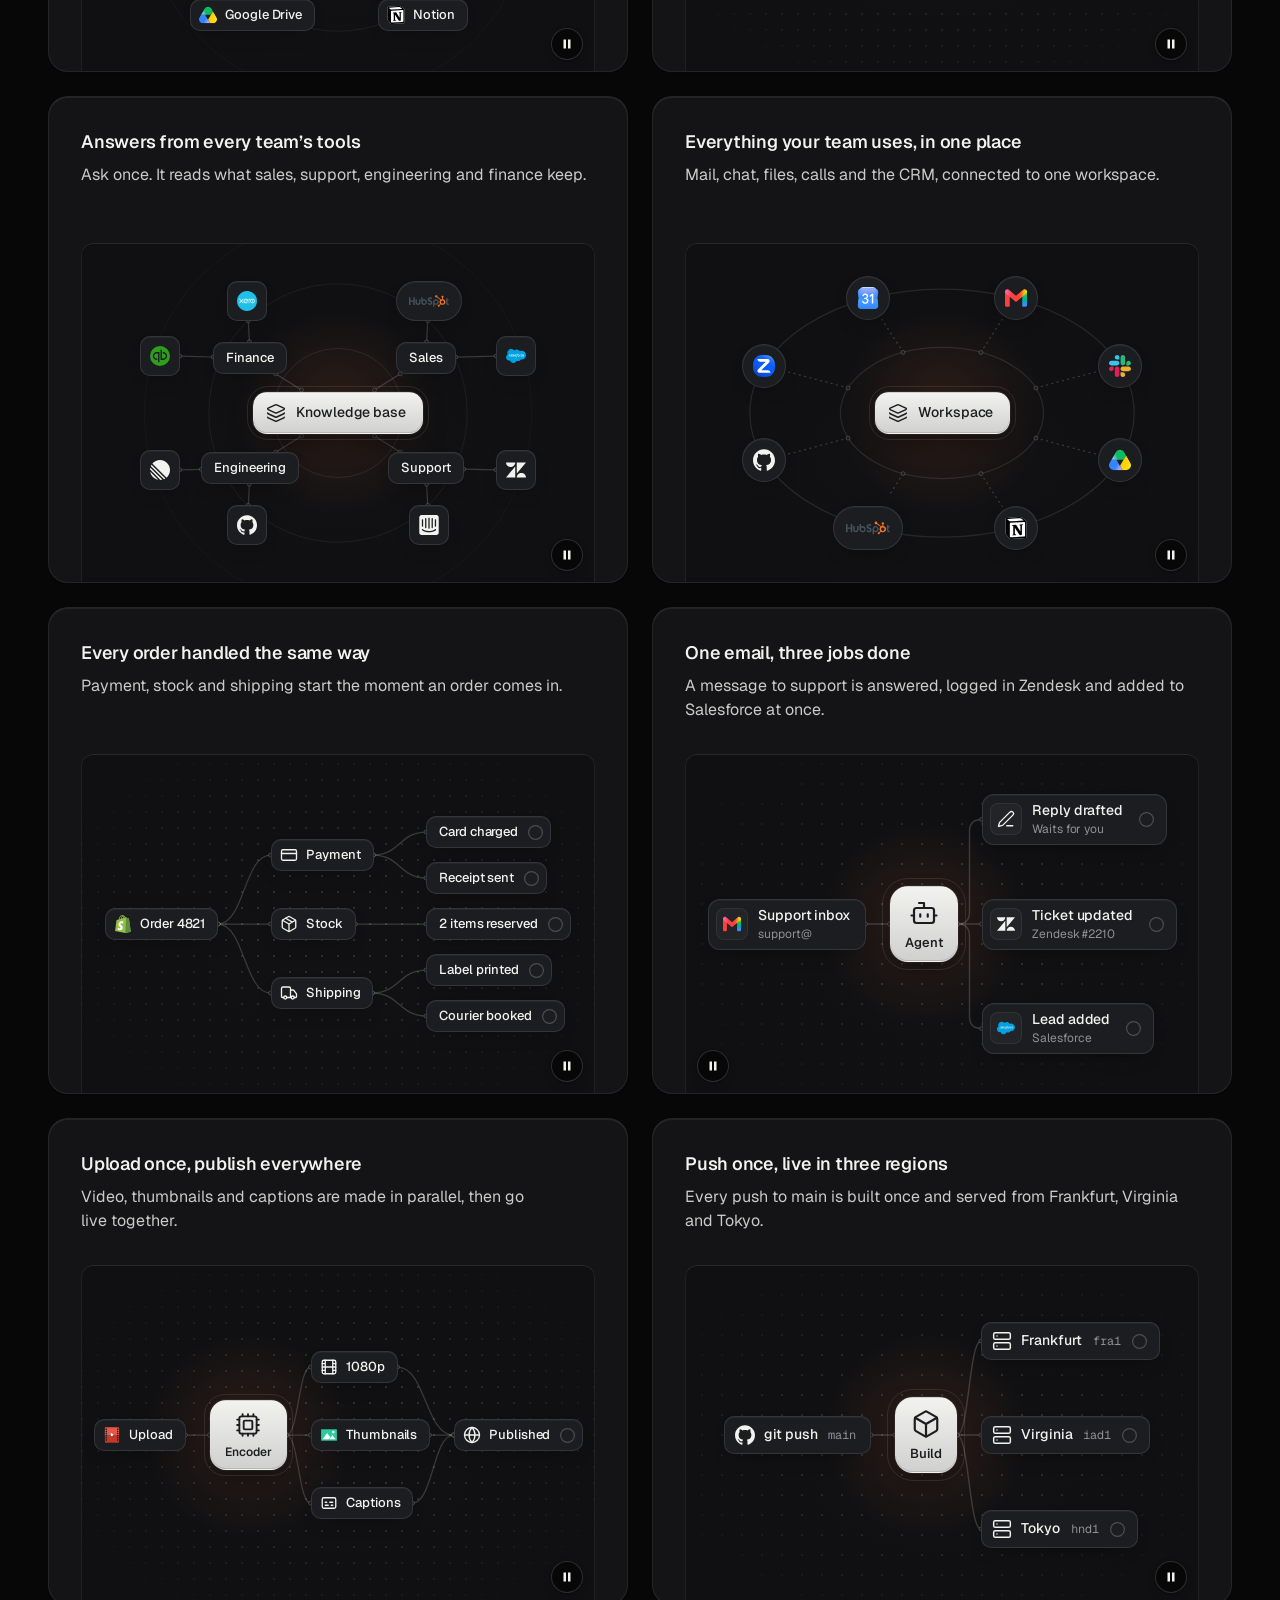
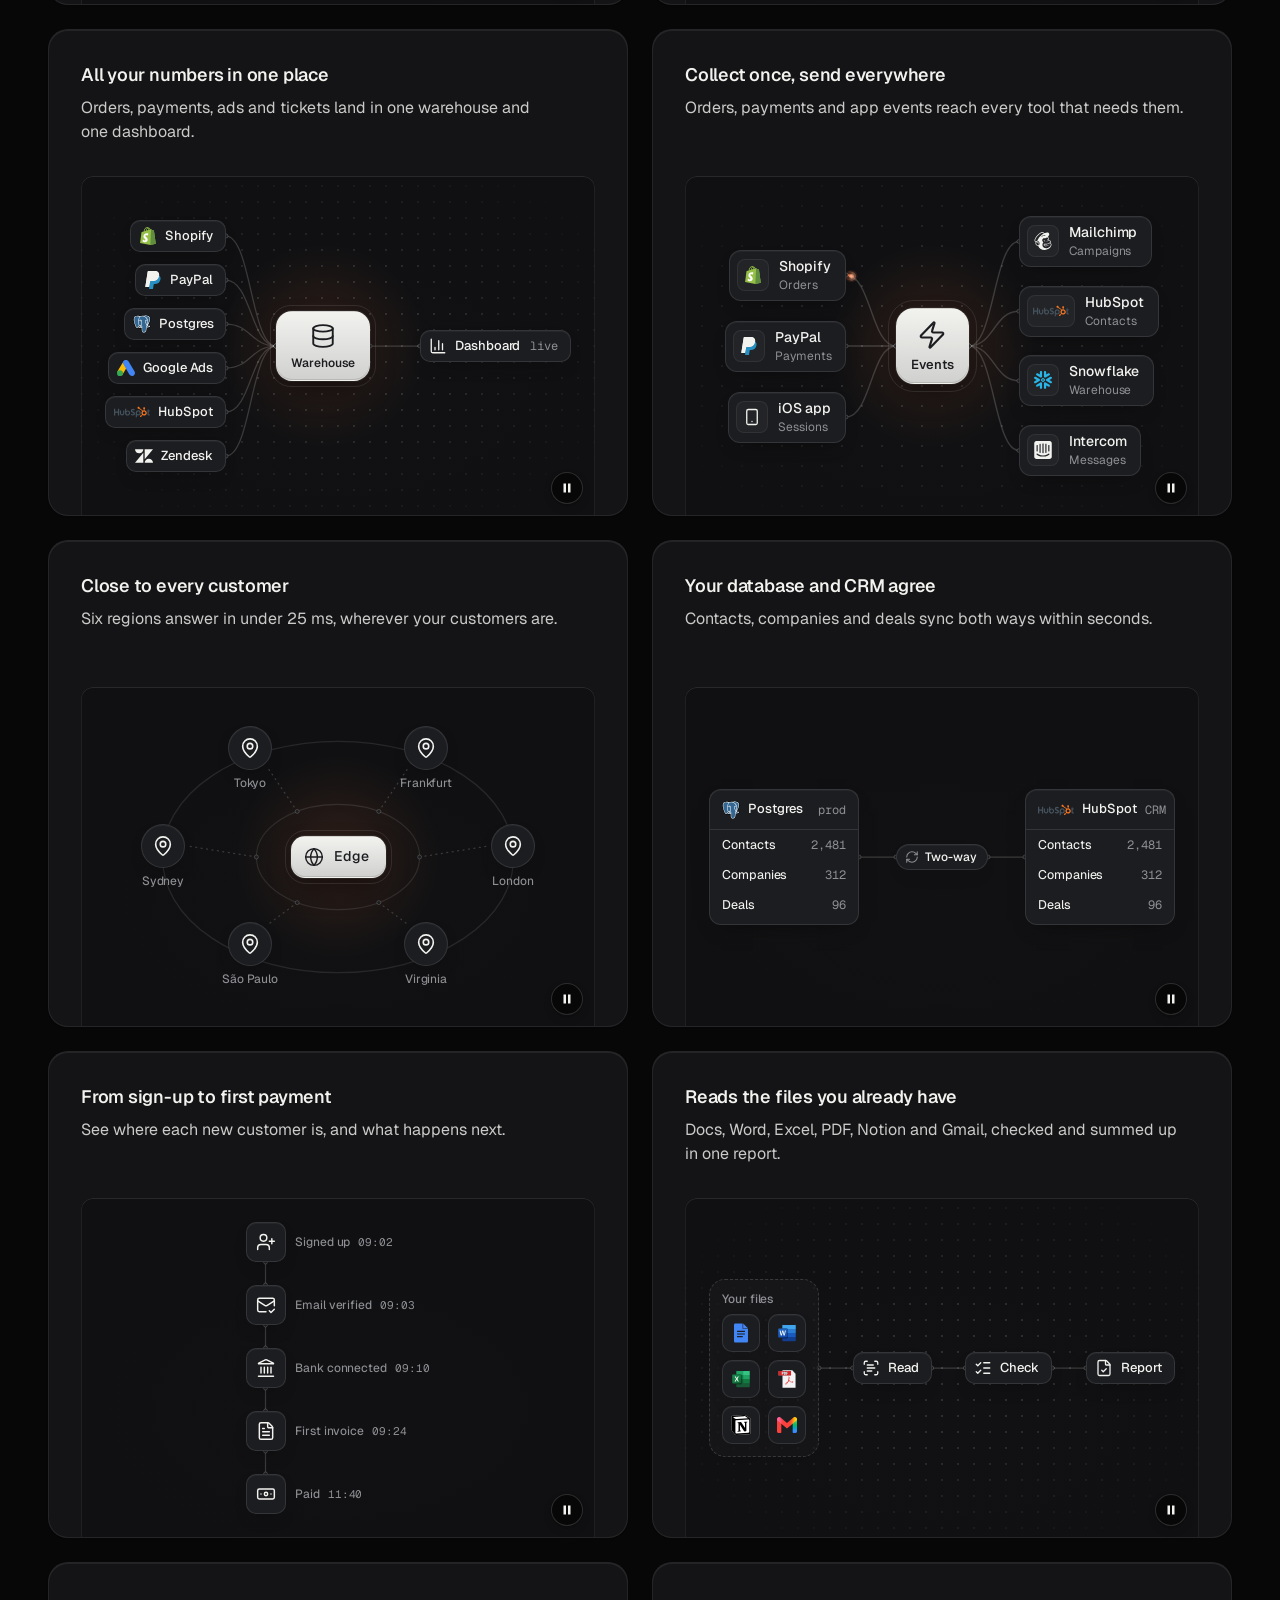
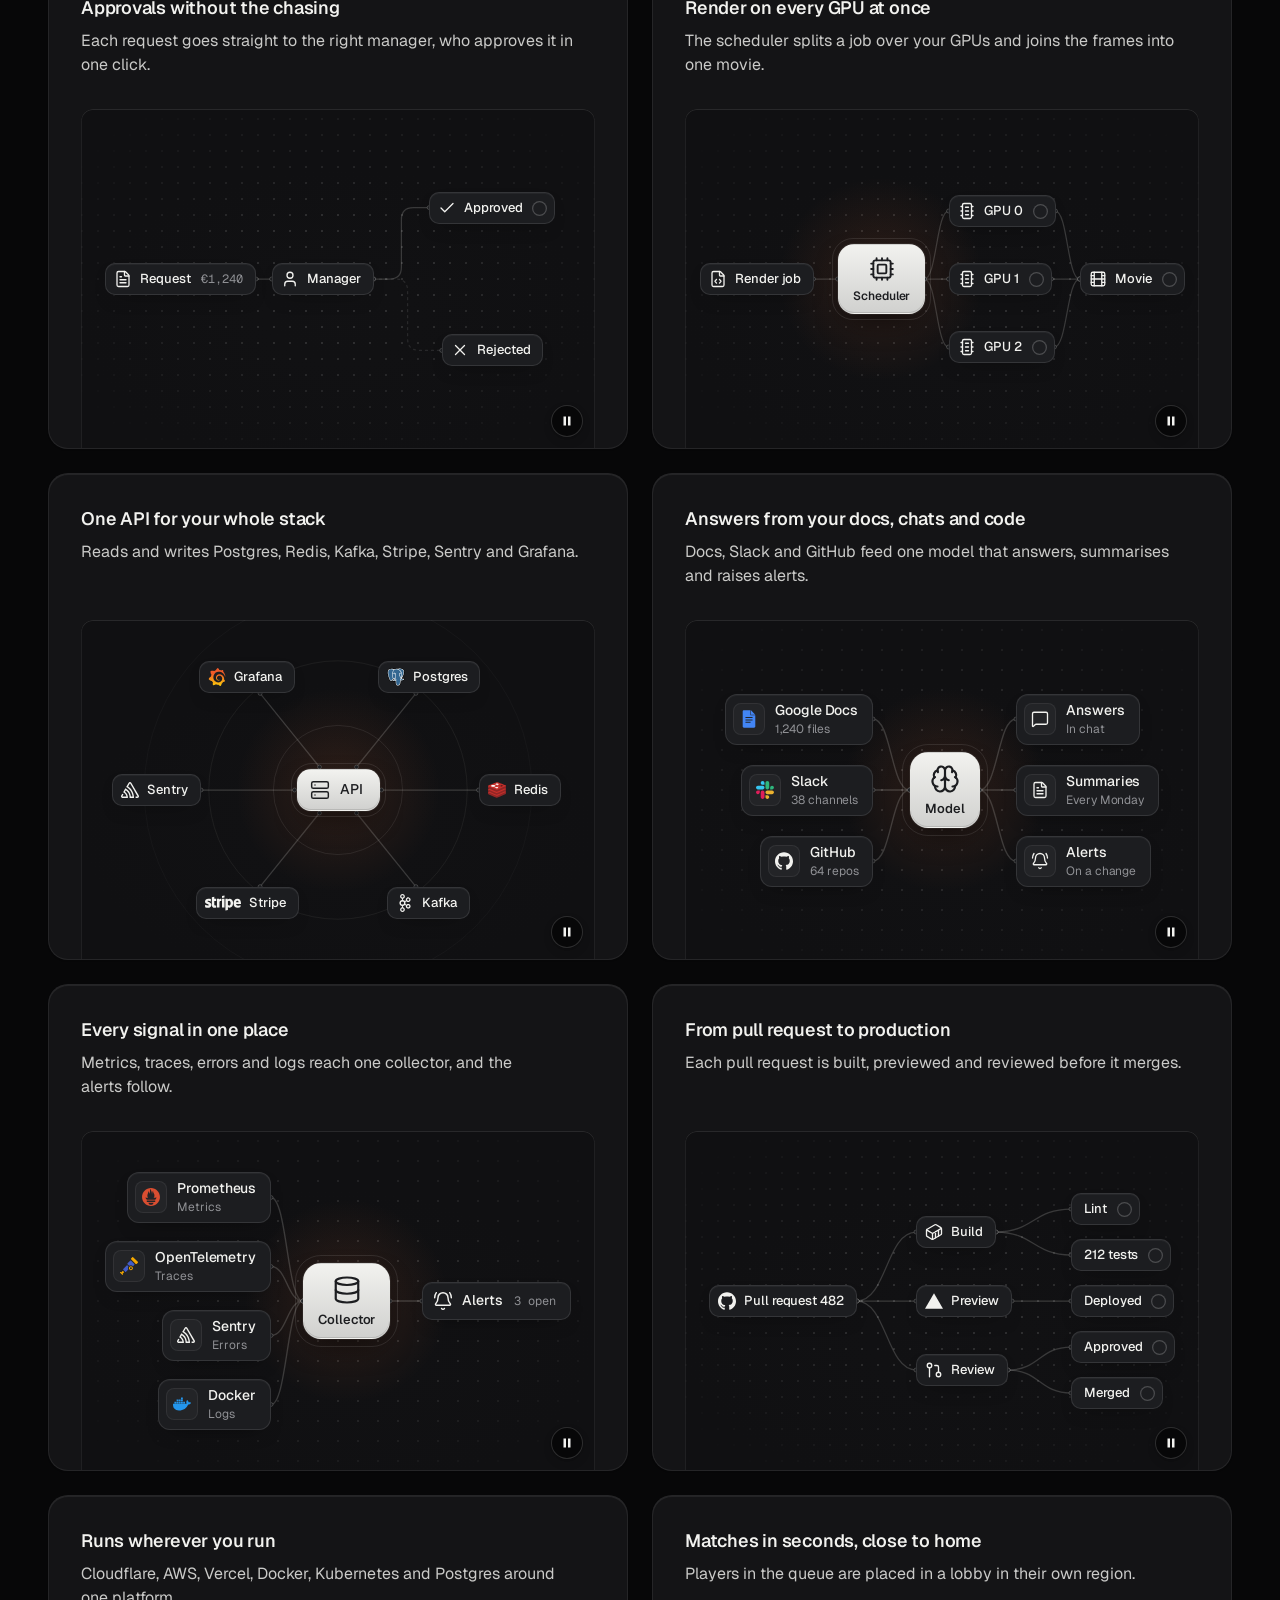
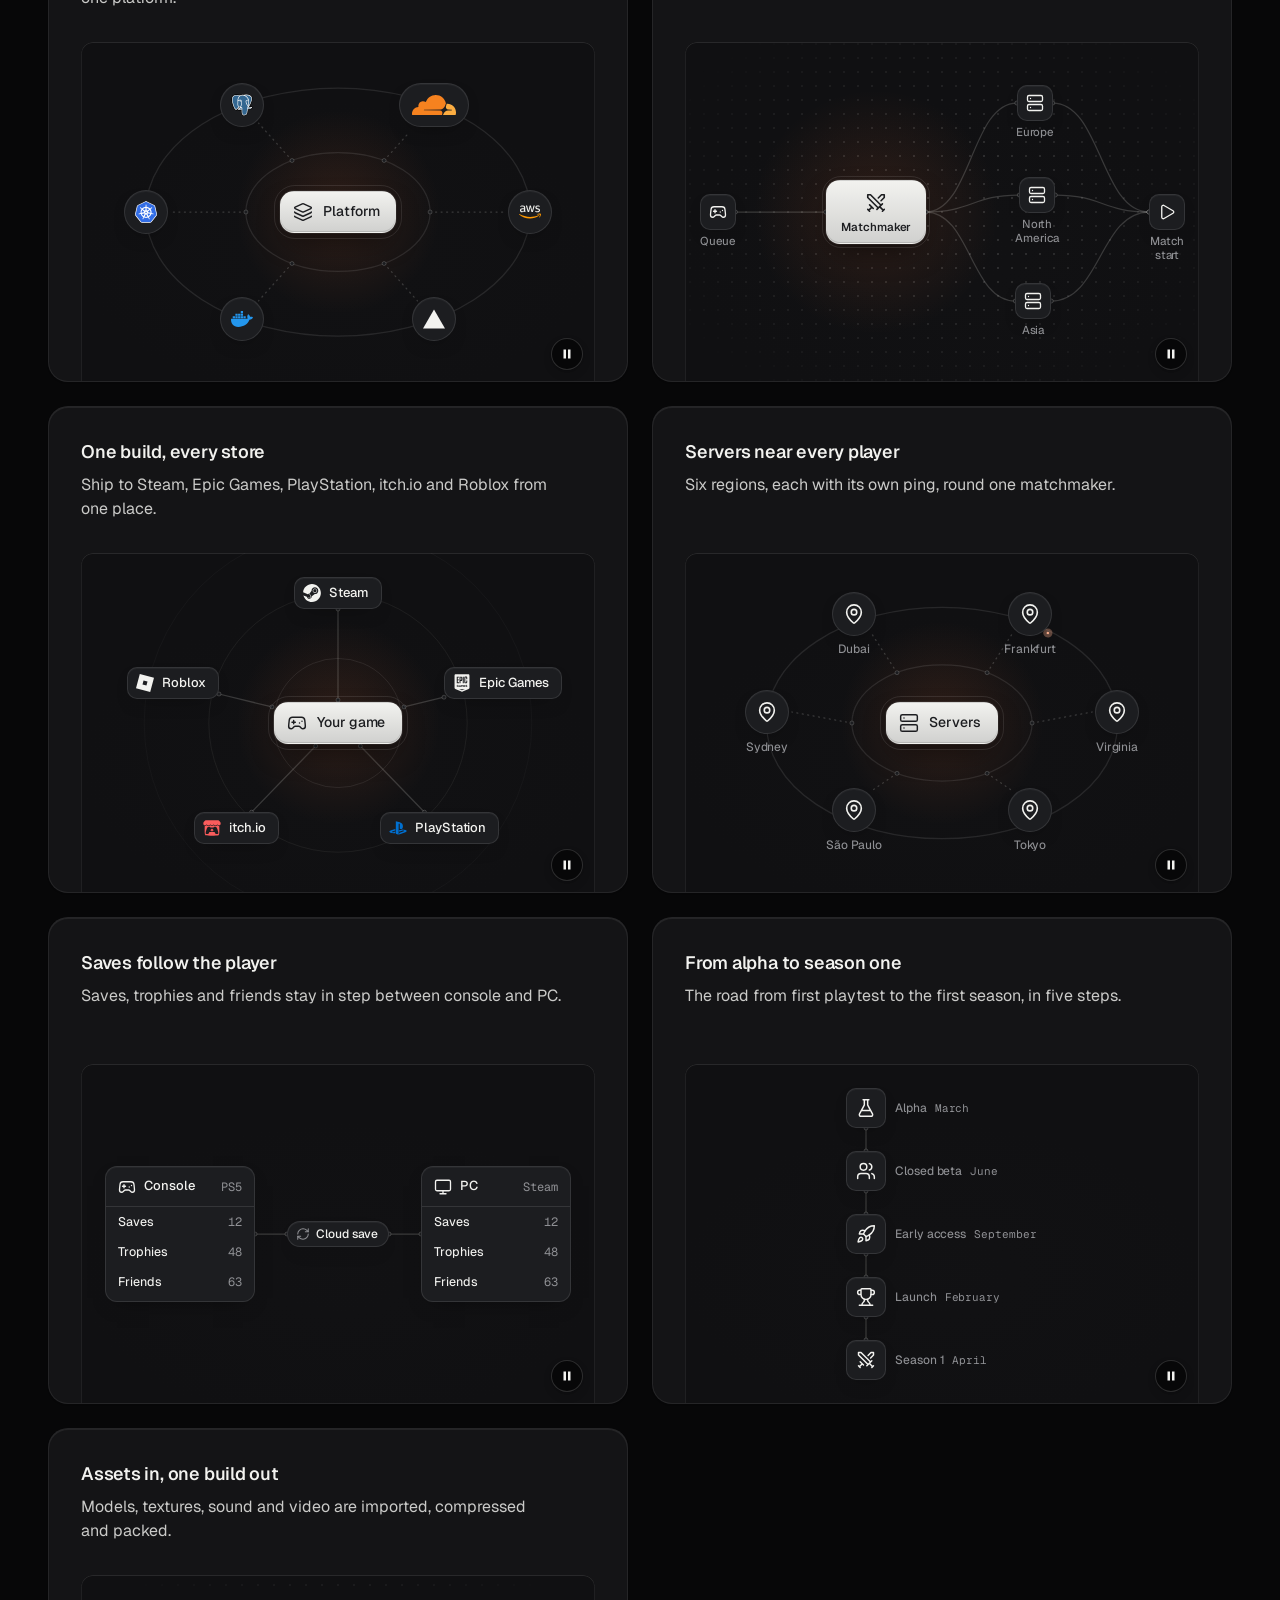
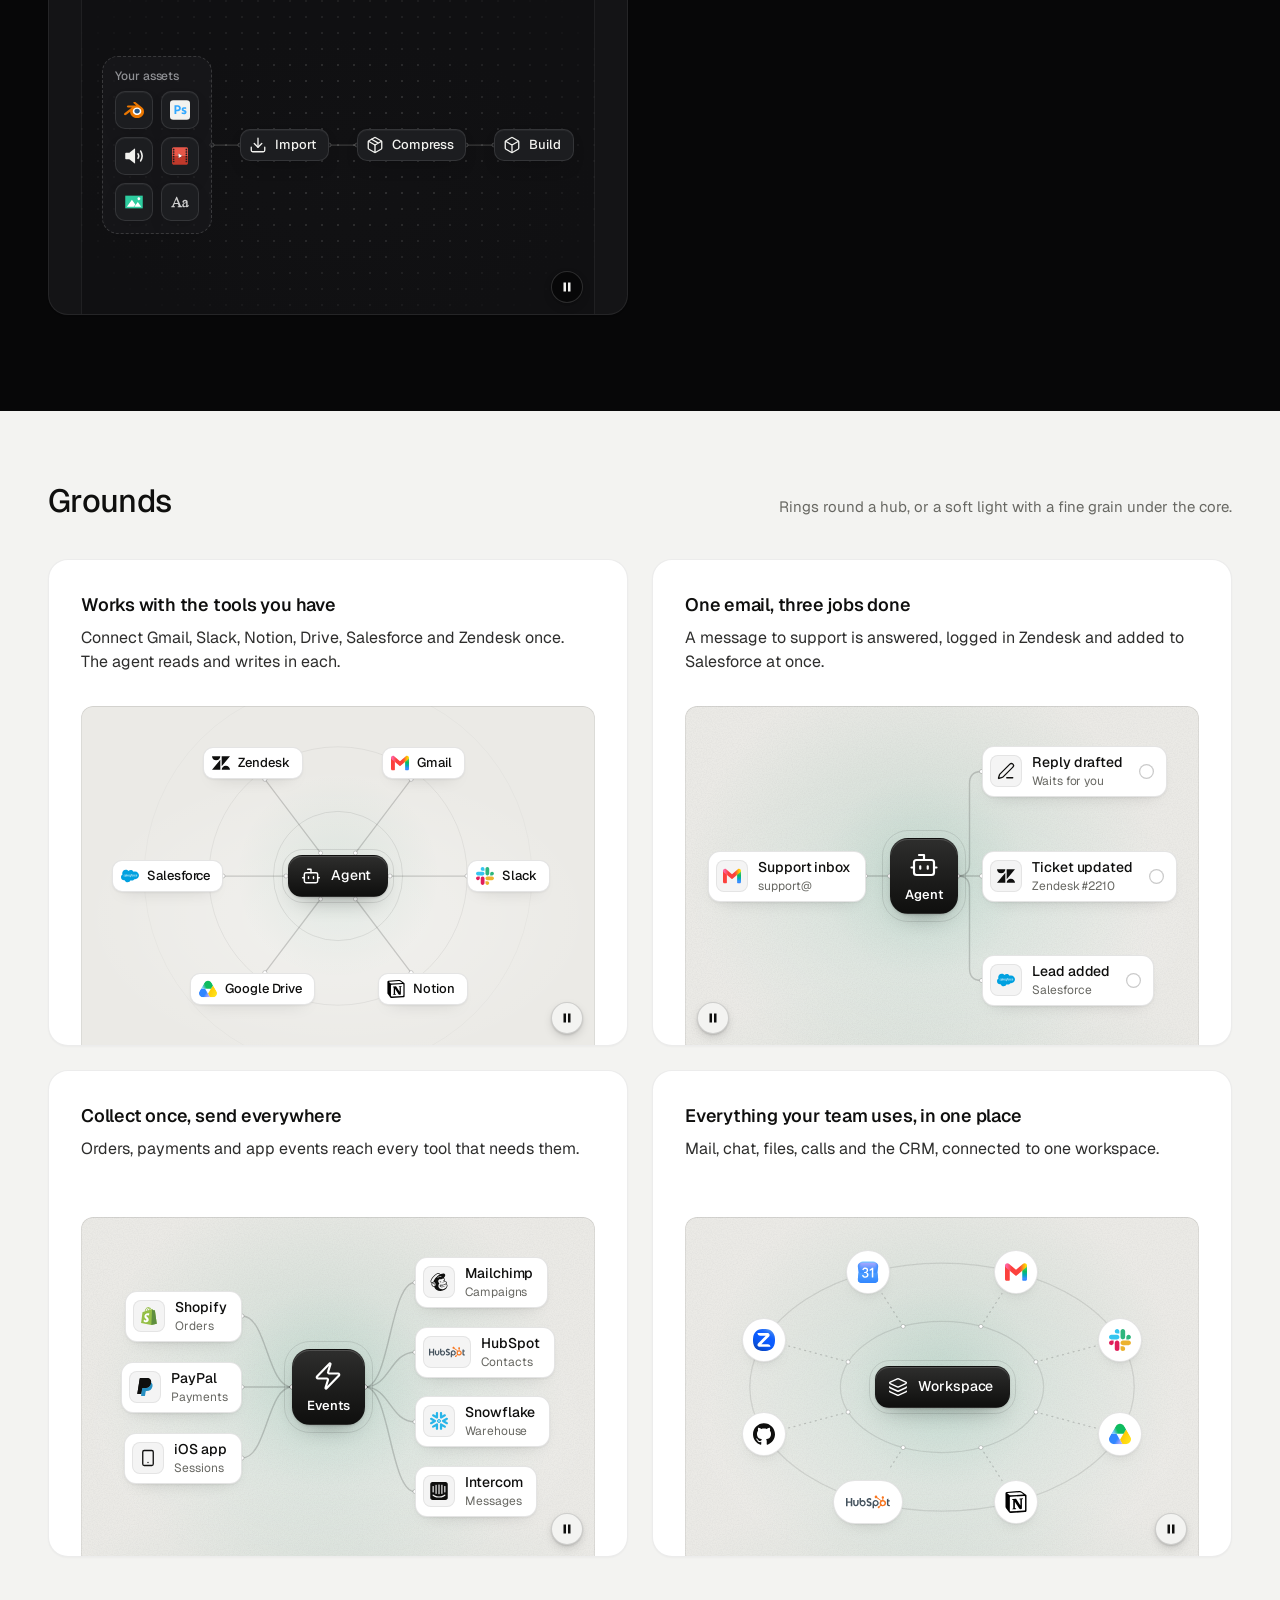
<file: .claude/skills/design-taste-frontend/assets/diagrams/demo.html>
<!doctype html>
<html lang="en">
<head>
<meta charset="utf-8">
<meta name="viewport" content="width=device-width, initial-scale=1">
<title>Diagrams</title>
<link rel="preconnect" href="https://fonts.googleapis.com">
<link rel="preconnect" href="https://fonts.gstatic.com" crossorigin>
<link href="https://fonts.googleapis.com/css2?family=Geist:wght@300..700&family=Geist+Mono:wght@400;500&display=swap" rel="stylesheet">
<link rel="stylesheet" href="../ui/cards.css">
<link rel="stylesheet" href="diagram.css">
<style>
  /* two page palettes (the same as assets/ui/cards.html); every colour of the cards and the diagrams
     comes from these */
  :root {
    --font-text: "Geist", system-ui, sans-serif;
    --font-display: "Geist", system-ui, sans-serif;
    --font-mono: "Geist Mono", ui-monospace, monospace;
  }
  [data-theme="light"] {
    --bg: #f3f3f1; --card: #ffffff; --ink: #0f0f0e; --muted: #686863; --accent: #e5531c; --accent-ink: #ffffff; --frag: #ffffff; --ground-bg: #ebeae6; --ground-accent: #dcd9d0;
  }
  [data-theme="light"][data-accent="blue"] { --accent: #2456e8; }
  [data-theme="light"][data-accent="green"] { --accent: #16825d; }
  [data-theme="dark"] {
    --bg: #070708; --card: #141416; --ink: #f2f2ef; --muted: #8f9094; --accent: #ff7a3c; --accent-ink: #120c08; --frag: #1c1d20; --ground-bg: #101012; --ground-accent: #232326;
  }
  [data-theme="dark"][data-accent="white"] { --accent: #f2f2ef; --accent-ink: #0b0b0c; }
  [data-theme="dark"][data-accent="green"] { --accent: #3ccf8e; --accent-ink: #06130d; }
  * { box-sizing: border-box; }
  html, body { margin: 0; }
  body { font-family: var(--font-text); background: #f3f3f1; color: #0f0f0e; -webkit-font-smoothing: antialiased; }
  .set { background: var(--bg); color: var(--ink); padding: 72px 0 96px; }
  .wrap { max-width: 1232px; margin: 0 auto; padding: 0 24px; }
  .head { display: flex; align-items: baseline; justify-content: space-between; gap: 24px; margin-bottom: 40px; }
  .head h2 { margin: 0; font: 500 32px/1.15 var(--font-display); letter-spacing: -0.02em; }
  .head p { margin: 0; color: var(--muted); font-size: 15px; max-width: 46ch; }
  .grid { display: grid; grid-template-columns: repeat(2, minmax(0, 1fr)); gap: 24px; }
  .grid--one { grid-template-columns: minmax(0, 1fr); }
  /* the panel heights of the brief: a card panel about 340 high, a section panel 560 */
  .card > .panel { --p-h: 340px; }
  .card--wide > .panel { --p-h: 560px; }
  .item { display: flex; flex-direction: column; gap: 10px; min-width: 0; }
  .item > .card { flex: 1; }
  .item > code { font: 400 12px/1 var(--font-mono); color: var(--muted); padding-left: 4px; }
  .top { background: #f3f3f1; border-bottom: 1px solid rgb(0 0 0 / .07); }
  .top .wrap { display: flex; align-items: center; gap: 16px; height: 60px; font-size: 14px; }
  .top b { font-weight: 560; }
  .top span { color: #686863; }
  /* a held moment (?dg=rest or mid) shows its end state at once, for screenshots */
  .dg-hold .dg *, .dg-hold .dg *::before, .dg-hold .dg *::after { transition: none !important; animation: none !important; }
  @media (max-width: 1023px) { .grid { grid-template-columns: minmax(0, 1fr); } }
  @media (max-width: 639px) {
    .set { padding: 48px 0 64px; }
    .wrap { padding: 0 16px; }
    .head { flex-direction: column; gap: 8px; margin-bottom: 28px; }
    .head h2 { font-size: 26px; }
    .card > .panel { --p-h: 300px; }
    .card--wide > .panel { --p-h: 420px; }
  }
</style>
</head>
<body data-icon-base="../icons/demo/">
<!-- icons load from ../icons/demo/ (every curated icon, written by scripts/icons.mjs fetch --all). A real page loads them from assets/icons/, filled once with:
     node scripts/icons.mjs scan index.html --out assets/icons -->
<header class="top"><div class="wrap"><b>Diagrams</b><span>diagram.js with presets.json: node-and-line visuals for a card or a section. <a href="lab.html">Open the builder</a></span></div></header>
<main id="sets"></main>

<script type="module">
  import dg from './diagram.js';

  // plain card copy for the demo only (a page writes its own)
  const COPY = {
    'hub-tools': ['Works with the tools you have', 'Connect Gmail, Slack, Notion, Drive, Salesforce and Zendesk once. The agent reads and writes in each.'],
    'hub-branches': ['Searches every file you own', 'One search across Drive, Notion, GitHub and Gmail, down to the single document.'],
    'hub-web': ['Answers from every team’s tools', 'Ask once. It reads what sales, support, engineering and finance keep.'],
    'ring-apps': ['Everything your team uses, in one place', 'Mail, chat, files, calls and the CRM, connected to one workspace.'],
    'tree-orders': ['Every order handled the same way', 'Payment, stock and shipping start the moment an order comes in.'],
    'lanes-agent': ['One email, three jobs done', 'A message to support is answered, logged in Zendesk and added to Salesforce at once.'],
    'lanes-media': ['Upload once, publish everywhere', 'Video, thumbnails and captions are made in parallel, then go live together.'],
    'lanes-deploy': ['Push once, live in three regions', 'Every push to main is built once and served from Frankfurt, Virginia and Tokyo.'],
    'fanin-warehouse': ['All your numbers in one place', 'Orders, payments, ads and tickets land in one warehouse and one dashboard.'],
    'bowtie-events': ['Collect once, send everywhere', 'Orders, payments and app events reach every tool that needs them.'],
    'ring-regions': ['Close to every customer', 'Six regions answer in under 25 ms, wherever your customers are.'],
    'sync-crm': ['Your database and CRM agree', 'Contacts, companies and deals sync both ways within seconds.'],
    'timeline-onboarding': ['From sign-up to first payment', 'See where each new customer is, and what happens next.'],
    'grid-documents': ['Reads the files you already have', 'Docs, Word, Excel, PDF, Notion and Gmail, checked and summed up in one report.'],
    'free-approval': ['Approvals without the chasing', 'Each request goes straight to the right manager, who approves it in one click.'],
    'lanes-render': ['Render on every GPU at once', 'The scheduler splits a job over your GPUs and joins the frames into one movie.'],
    'hub-stack': ['One API for your whole stack', 'Reads and writes Postgres, Redis, Kafka, Stripe, Sentry and Grafana.'],
    'bowtie-model': ['Answers from your docs, chats and code', 'Docs, Slack and GitHub feed one model that answers, summarises and raises alerts.'],
    'fanin-telemetry': ['Every signal in one place', 'Metrics, traces, errors and logs reach one collector, and the alerts follow.'],
    'tree-release': ['From pull request to production', 'Each pull request is built, previewed and reviewed before it merges.'],
    'ring-edge': ['Runs wherever you run', 'Cloudflare, AWS, Vercel, Docker, Kubernetes and Postgres around one platform.'],
    'lanes-matchmaking': ['Matches in seconds, close to home', 'Players in the queue are placed in a lobby in their own region.'],
    'hub-stores': ['One build, every store', 'Ship to Steam, Epic Games, PlayStation, itch.io and Roblox from one place.'],
    'ring-servers': ['Servers near every player', 'Six regions, each with its own ping, round one matchmaker.'],
    'sync-saves': ['Saves follow the player', 'Saves, trophies and friends stay in step between console and PC.'],
    'timeline-season': ['From alpha to season one', 'The road from first playtest to the first season, in five steps.'],
    'grid-assets': ['Assets in, one build out', 'Models, textures, sound and video are imported, compressed and packed.'],
  };
  const q = new URLSearchParams(location.search);
  const only = q.get('ids') ? q.get('ids').split(',') : null;
  const themes = q.get('theme') ? q.get('theme').split(',') : ['light', 'dark'];
  const type = q.get('type');                // software | tech | gaming | product | service
  const show = q.get('show') || 'all';      // all | cards | grounds | sections
  const groundAll = q.get('ground');         // ?ground=glow tries one ground on every card

  const presets = await dg.presets();
  const ids = Object.keys(presets).filter(id => (!only || only.includes(id)) && (!type || (presets[id].types || []).includes(type)));
  const root = document.getElementById('sets');

  const card = (id, cls = '', opts = null) => {
    const [t, p] = COPY[id] || [id, ''];
    const wrap = document.createElement('div');
    wrap.className = 'item';
    const a = document.createElement('article');
    a.className = 'card card--row ' + cls;
    a.innerHTML = `<h3></h3><p></p><div class="panel"><div class="dg" data-diagram="${id}"></div></div>`;
    a.querySelector('h3').textContent = t;
    a.querySelector('p').textContent = p;
    const o = { ...(opts || {}), ...(groundAll ? { ground: groundAll } : {}) };
    if (Object.keys(o).length) a.querySelector('.dg').dataset.diagramOpts = JSON.stringify(o);
    a.dataset.preset = id;
    wrap.append(a);
    if (q.get('labels')) { const code = document.createElement('code'); code.textContent = id + (o.ground ? ` · ground ${o.ground}` : ''); wrap.append(code); }
    return wrap;
  };
  const set = (theme, title, text, list, wideCards, accent) => {
    const sec = document.createElement('section');
    sec.className = 'set';
    sec.dataset.theme = theme;
    if (accent) sec.dataset.accent = accent;
    sec.innerHTML = `<div class="wrap"><div class="head"><h2></h2><p></p></div><div class="grid${wideCards ? ' grid--one' : ''}"></div></div>`;
    sec.querySelector('h2').textContent = title;
    sec.querySelector('.head p').textContent = text;
    const grid = sec.querySelector('.grid');
    list.forEach(x => { const [id, o] = Array.isArray(x) ? x : [x, null]; if (presets[id]) grid.appendChild(card(id, wideCards ? 'card--wide' : '', o)); });
    root.appendChild(sec);
  };
  if (show === 'all' || show === 'cards') {
    if (themes.includes('light')) set('light', 'In a card', 'Every preset in a feature card, its panel about 540 by 340.', ids);
    if (themes.includes('dark')) set('dark', 'On a dark page', 'The same presets on the dark palette. The light is the accent.', ids);
  }
  if (show === 'all' || show === 'grounds') {
    const g = [['hub-tools', { ground: 'rings' }], ['lanes-agent', { ground: 'glow' }], ['bowtie-events', { ground: 'glow dots' }], ['ring-apps', { ground: 'glow' }]]
      .filter(([id]) => !only || only.includes(id));
    if (themes.includes('light')) set('light', 'Grounds', 'Rings round a hub, or a soft light with a fine grain under the core.', g, false, 'green');
    if (themes.includes('dark')) set('dark', 'Grounds, dark', 'The same grounds on the dark palette.', g, false, 'green');
  }
  if (show === 'all' || show === 'sections') {
    const wl = ['lanes-agent', 'bowtie-events'].filter(id => !only || only.includes(id));
    const wd = ['hub-branches', 'sync-crm'].filter(id => !only || only.includes(id));
    if (themes.includes('light')) set('light', 'In a section', 'The same specs at section size, about 1170 by 560. Nodes with a line become cards.', wl, true, 'blue');
    if (themes.includes('dark')) set('dark', 'Section, dark', 'A white light on the dark palette.', wd, true, 'white');
  }

  const all = await dg.auto(document);
  window.__dg = all;
  await document.fonts.ready;
  await dg.ready();
  // ?dg=rest holds every diagram at rest, ?dg=mid at its busiest moment (screenshots)
  const hold = q.get('dg');
  if (hold) { document.documentElement.classList.add('dg-hold'); all.forEach(d => d.seek(hold === 'rest' ? d.T - 0.05 : d.stillT)); }
  requestAnimationFrame(() => { document.documentElement.dataset.ready = '1'; });
</script>
</body>
</html>
</file>
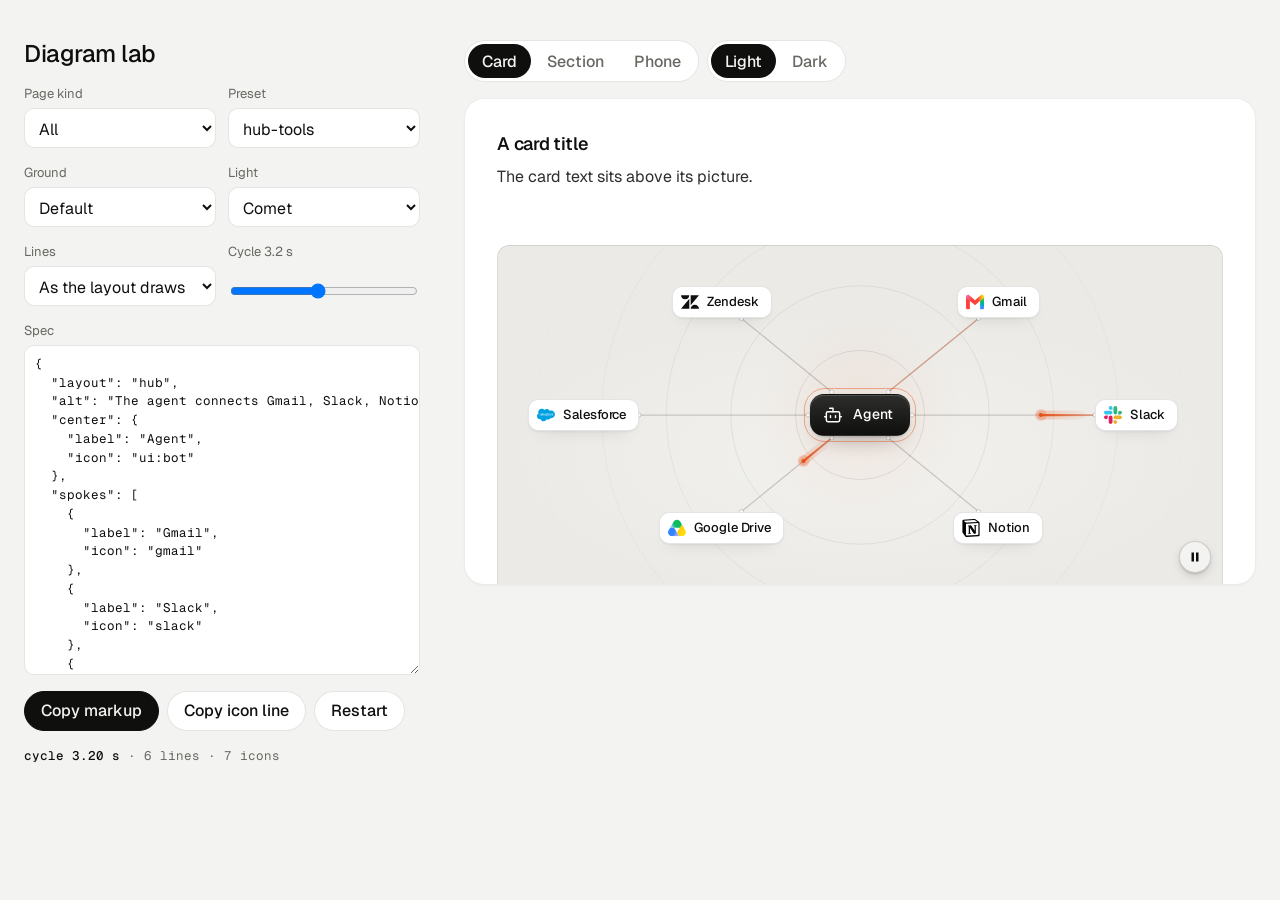
<file: .claude/skills/design-taste-frontend/assets/diagrams/lab.html>
<!doctype html>
<html lang="en">
<head>
<meta charset="utf-8">
<meta name="viewport" content="width=device-width, initial-scale=1">
<title>Diagram lab</title>
<link rel="preconnect" href="https://fonts.googleapis.com">
<link rel="preconnect" href="https://fonts.gstatic.com" crossorigin>
<link href="https://fonts.googleapis.com/css2?family=Geist:wght@300..700&family=Geist+Mono:wght@400;500&display=swap" rel="stylesheet">
<link rel="stylesheet" href="../ui/cards.css">
<link rel="stylesheet" href="diagram.css">
<style>
  /* The builder: pick a preset, change the JSON or the controls, see the card at once, copy the markup. Not part of a page. */
  :root { --font-text: "Geist", system-ui, sans-serif; --font-display: "Geist", system-ui, sans-serif; --font-mono: "Geist Mono", ui-monospace, monospace; }
  [data-theme="light"] { --bg: #f3f3f1; --card: #ffffff; --ink: #0f0f0e; --muted: #686863; --accent: #e5531c; --accent-ink: #ffffff; --frag: #ffffff; --ground-bg: #ebeae6; --ground-accent: #dcd9d0; --line: rgb(0 0 0 / .1); --field: #ffffff; }
  [data-theme="light"][data-accent="blue"] { --accent: #2456e8; }
  [data-theme="light"][data-accent="green"] { --accent: #16825d; }
  [data-theme="dark"] { --bg: #070708; --card: #141416; --ink: #f2f2ef; --muted: #8f9094; --accent: #ff7a3c; --accent-ink: #120c08; --frag: #1c1d20; --ground-bg: #101012; --ground-accent: #232326; --line: rgb(255 255 255 / .12); --field: #101012; }
  [data-theme="dark"][data-accent="white"] { --accent: #f2f2ef; --accent-ink: #0b0b0c; }
  [data-theme="dark"][data-accent="green"] { --accent: #3ccf8e; --accent-ink: #06130d; }
  * { box-sizing: border-box; }
  html, body { margin: 0; }
  body { font-family: var(--font-text); background: var(--bg); color: var(--ink); -webkit-font-smoothing: antialiased; min-height: 100vh; }
  .lab { display: grid; gap: 32px; max-width: 1440px; margin: 0 auto; padding: 32px 24px 64px; }
  .side { display: grid; gap: 16px; align-content: start; min-width: 0; }
  .side h1 { margin: 0; font: 500 24px/1.2 var(--font-display); letter-spacing: -0.02em; }
  .row { display: grid; gap: 6px; }
  .row > label, .row > .lbl { font-size: 13px; color: var(--muted); }
  .two { display: grid; grid-template-columns: 1fr 1fr; gap: 12px; }
  select, textarea, button, input[type=range] { font: inherit; color: inherit; }
  select, textarea { width: 100%; background: var(--field); border: 1px solid var(--line); border-radius: 10px; padding: 9px 10px; }
  select { height: 40px; }
  textarea { min-height: 360px; resize: vertical; font: 400 12.5px/1.5 var(--font-mono); white-space: pre; tab-size: 2; }
  textarea.is-bad { border-color: #c4321c; }
  .btns { display: flex; flex-wrap: wrap; gap: 8px; }
  button.b { height: 40px; padding: 0 16px; border-radius: 999px; border: 1px solid var(--line); background: var(--card); cursor: pointer; font-weight: 500; }
  button.b:hover { border-color: var(--ink); }
  button.b--main { background: var(--ink); color: var(--bg); border-color: var(--ink); }
  .out { font: 400 12.5px/1.5 var(--font-mono); color: var(--muted); overflow-wrap: anywhere; min-height: 1.5em; }
  .out b { color: var(--ink); font-weight: 500; }
  .out .bad { color: #c4321c; }
  .lb-stage { min-width: 0; display: grid; align-content: start; gap: 16px; }
  .lb-stage .card > .panel { --p-h: 340px; }
  .lb-stage .card--wide > .panel { --p-h: 560px; }
  .lb-stage .card--phone { max-width: 390px; }
  .lb-stage .card--phone > .panel { --p-h: 300px; }
  .seg { display: inline-flex; border: 1px solid var(--line); border-radius: 999px; padding: 3px; gap: 2px; background: var(--card); width: fit-content; }
  .seg button { height: 34px; padding: 0 14px; border: 0; background: none; border-radius: 999px; cursor: pointer; font-weight: 500; color: var(--muted); }
  .seg button[aria-pressed="true"] { background: var(--ink); color: var(--bg); }
  @media (min-width: 1024px) { .lab { grid-template-columns: 400px minmax(0, 1fr); gap: 40px; padding-top: 40px; } textarea { min-height: 330px; } .side { position: sticky; top: 24px; max-height: calc(100vh - 48px); overflow: auto; padding-right: 4px; } }
  @media (max-width: 639px) { .lab { padding: 24px 16px 48px; } }
</style>
</head>
<body data-theme="light" data-icon-base="../icons/demo/">
<div class="lab">
  <aside class="side">
    <h1>Diagram lab</h1>
    <div class="two">
      <div class="row"><label for="type">Page kind</label><select id="type"><option value="">All</option><option>software</option><option>tech</option><option>gaming</option><option>product</option><option>service</option></select></div>
      <div class="row"><label for="preset">Preset</label><select id="preset"></select></div>
    </div>
    <div class="two">
      <div class="row"><label for="ground">Ground</label><select id="ground"><option value="">Default</option><option>dots</option><option>rings</option><option>grid</option><option>glow</option><option>glow dots</option><option>glow rings</option><option>none</option></select></div>
      <div class="row"><label for="pulse">Light</label><select id="pulse"><option value="">Comet</option><option>dot</option><option>none</option></select></div>
    </div>
    <div class="two">
      <div class="row"><label for="curve">Lines</label><select id="curve"><option value="">As the layout draws them</option><option>curve</option><option>elbow</option><option>swirl</option></select></div>
      <div class="row"><label for="cycle">Cycle <span id="cycleV">3.2 s</span></label><input id="cycle" type="range" min="2.5" max="4" step="0.1" value="3.2"></div>
    </div>
    <div class="row"><label for="json">Spec</label><textarea id="json" spellcheck="false"></textarea></div>
    <div class="btns">
      <button class="b b--main" id="copy" type="button">Copy markup</button>
      <button class="b" id="copyIcons" type="button">Copy icon line</button>
      <button class="b" id="restart" type="button">Restart</button>
    </div>
    <div class="out" id="info"></div>
  </aside>
  <main class="lb-stage">
    <div class="btns">
      <div class="seg" id="size" role="group" aria-label="Size"><button type="button" data-v="card" aria-pressed="true">Card</button><button type="button" data-v="section" aria-pressed="false">Section</button><button type="button" data-v="phone" aria-pressed="false">Phone</button></div>
      <div class="seg" id="theme" role="group" aria-label="Palette"><button type="button" data-v="light" aria-pressed="true">Light</button><button type="button" data-v="dark" aria-pressed="false">Dark</button></div>
    </div>
    <article class="card card--row" id="card"><h3 id="ct"></h3><p id="cp"></p><div class="panel"><div class="dg" id="dg"></div></div></article>
  </main>
</div>
<script type="module">
  import dg from './diagram.js';
  const $ = id => document.getElementById(id);
  const presets = await dg.presets();
  const base = new URL('../icons/demo/', location.href).href;
  const q = new URLSearchParams(location.search);
  let spec = null, d = null, size = 'card';

  const names = type => Object.keys(presets).filter(k => !type || (presets[k].types || []).includes(type));
  const fillPresets = () => { $('preset').innerHTML = names($('type').value).map(k => `<option>${k}</option>`).join(''); };
  const load = id => { spec = JSON.parse(JSON.stringify(presets[id])); delete spec.types; $('json').value = JSON.stringify(spec, null, 2); sync(); };
  const first = n => (spec.center || spec.core || spec.input || spec.root || spec.left || {}).label || n;

  function iconIds(o, out = new Set()) {
    if (Array.isArray(o)) o.forEach(x => iconIds(x, out));
    else if (o && typeof o === 'object') for (const k in o) { if (k === 'icon' && typeof o[k] === 'string' && !/^text:|[/.]/.test(o[k])) out.add(o[k]); else iconIds(o[k], out); }
    return out;
  }
  function markup() {
    const j = JSON.stringify(spec);
    return /'/.test(j)
      ? `<div class="panel"><div class="dg" data-diagram><script type="application/json">${j}<\/script></div></div>`
      : `<div class="panel"><div class="dg" data-diagram='${j}'></div></div>`;
  }
  function paint() {
    const card = $('card');
    card.classList.toggle('card--wide', size === 'section');
    card.classList.toggle('card--phone', size === 'phone');
    const s = JSON.parse(JSON.stringify(spec));
    if (size === 'section') s.size = 'section';
    $('ct').textContent = 'A card title';
    $('cp').textContent = 'The card text sits above its picture.';
    const el = $('dg');
    d = dg.mount(el, s, { iconBase: base });
    const ids = [...iconIds(spec)];
    setTimeout(() => {
      $('info').innerHTML = `<b>cycle ${d.T ? d.T.toFixed(2) : '-'} s</b> · ${d.E ? d.E.filter(e => e.lit).length : 0} lines · ${ids.length} icons`;
    }, 400);
  }
  function sync() {
    try { spec = JSON.parse($('json').value); $('json').classList.remove('is-bad'); } catch (e) { $('json').classList.add('is-bad'); $('info').innerHTML = `<span class="bad">${e.message}</span>`; return; }
    paint();
  }
  // a control writes into the spec and the textarea
  function setField(path, v) {
    try { spec = JSON.parse($('json').value); } catch { return; }
    const [a, b] = path.split('.');
    if (b) { spec[a] = spec[a] || {}; if (v === '' || v == null) delete spec[a][b]; else spec[a][b] = v; if (!Object.keys(spec[a]).length) delete spec[a]; }
    else if (v === '' || v == null) delete spec[a]; else spec[a] = v;
    $('json').value = JSON.stringify(spec, null, 2);
    sync();
  }
  $('type').onchange = () => { fillPresets(); load($('preset').value); };
  $('preset').onchange = () => { $('ground').value = $('pulse').value = $('curve').value = ''; $('cycle').value = 3.2; $('cycleV').textContent = '3.2 s'; load($('preset').value); };
  $('ground').onchange = () => setField('ground', $('ground').value);
  $('pulse').onchange = () => setField('motion.pulse', $('pulse').value);
  $('curve').onchange = () => setField('curve', $('curve').value);
  $('cycle').oninput = () => { $('cycleV').textContent = (+$('cycle').value).toFixed(1) + ' s'; setField('motion.cycle', +$('cycle').value === 3.2 ? '' : +$('cycle').value); };
  let t0; $('json').oninput = () => { clearTimeout(t0); t0 = setTimeout(sync, 350); };
  $('restart').onclick = () => d && d.restart && d.restart();
  const copy = async (text, btn, label) => { try { await navigator.clipboard.writeText(text); btn.textContent = 'Copied'; } catch { btn.textContent = 'Copy failed'; } setTimeout(() => (btn.textContent = label), 1400); };
  $('copy').onclick = () => copy(markup(), $('copy'), 'Copy markup');
  $('copyIcons').onclick = () => copy(`node <skill>/scripts/icons.mjs fetch ${[...iconIds(spec)].join(' ')} --out assets/icons`, $('copyIcons'), 'Copy icon line');
  for (const [id, key] of [['size', 'size'], ['theme', 'theme']]) {
    $(id).onclick = ev => {
      const b = ev.target.closest('button'); if (!b) return;
      [...$(id).children].forEach(x => x.setAttribute('aria-pressed', String(x === b)));
      if (key === 'size') { size = b.dataset.v; paint(); } else document.body.dataset.theme = b.dataset.v;
    };
  }
  if (q.get('type')) $('type').value = q.get('type');
  fillPresets();
  if (q.get('preset') && presets[q.get('preset')]) $('preset').value = q.get('preset');
  if (q.get('theme') === 'dark') { document.body.dataset.theme = 'dark'; $('theme').children[1].click(); }
  load($('preset').value);
  window.__lab = { get d() { return d; } };
</script>
</body>
</html>
</file>
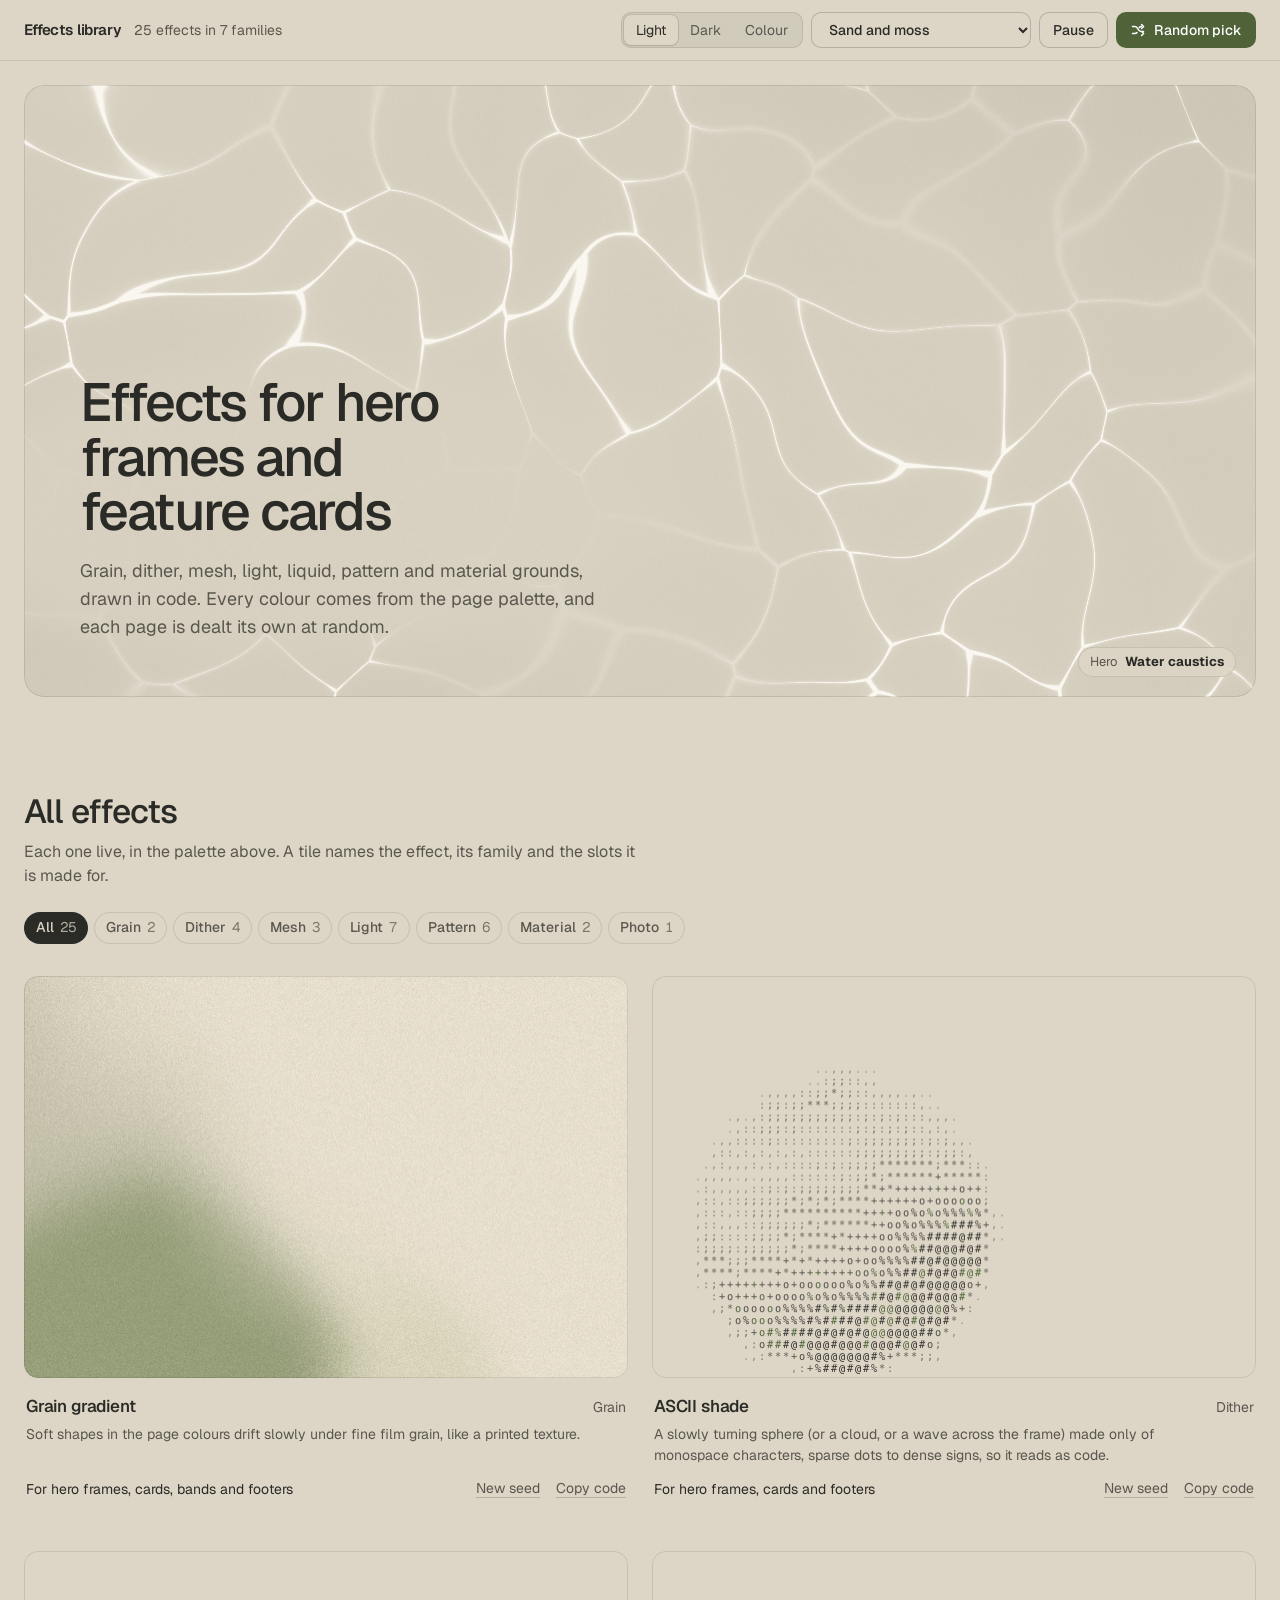
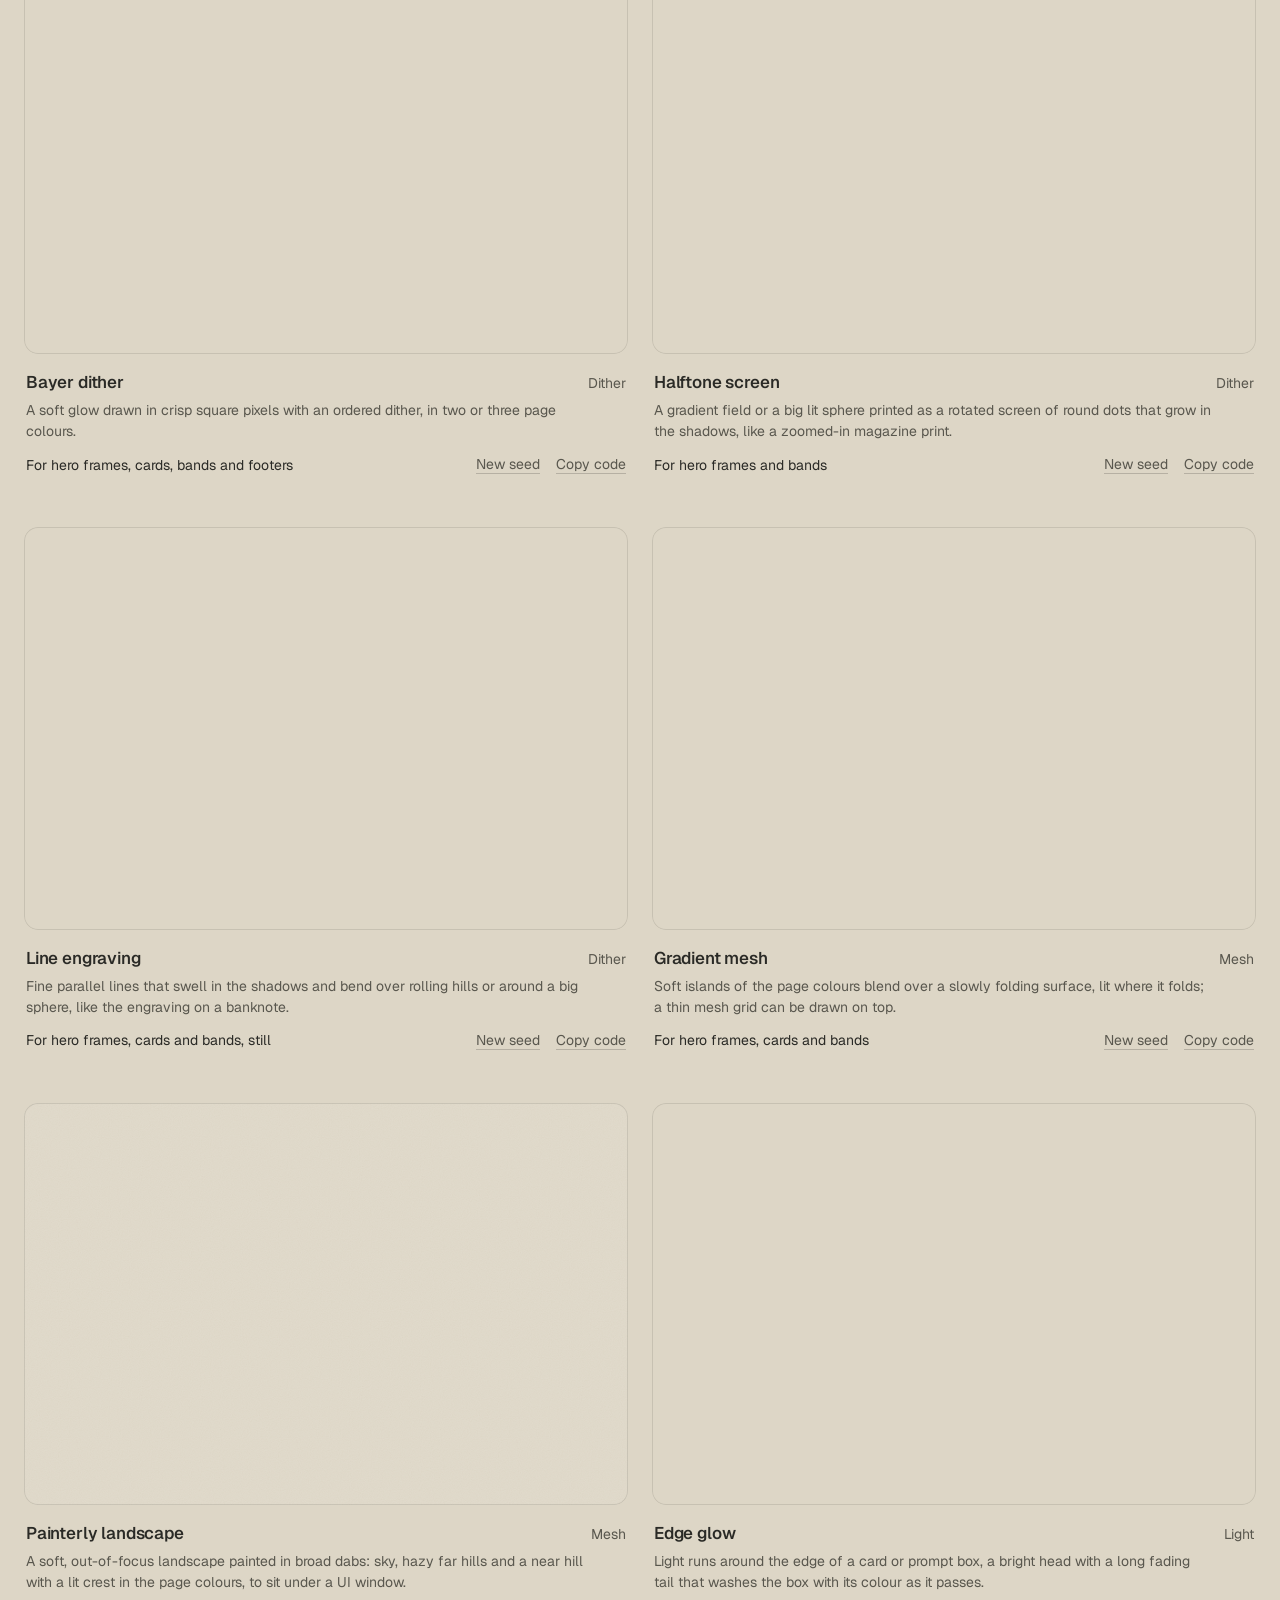
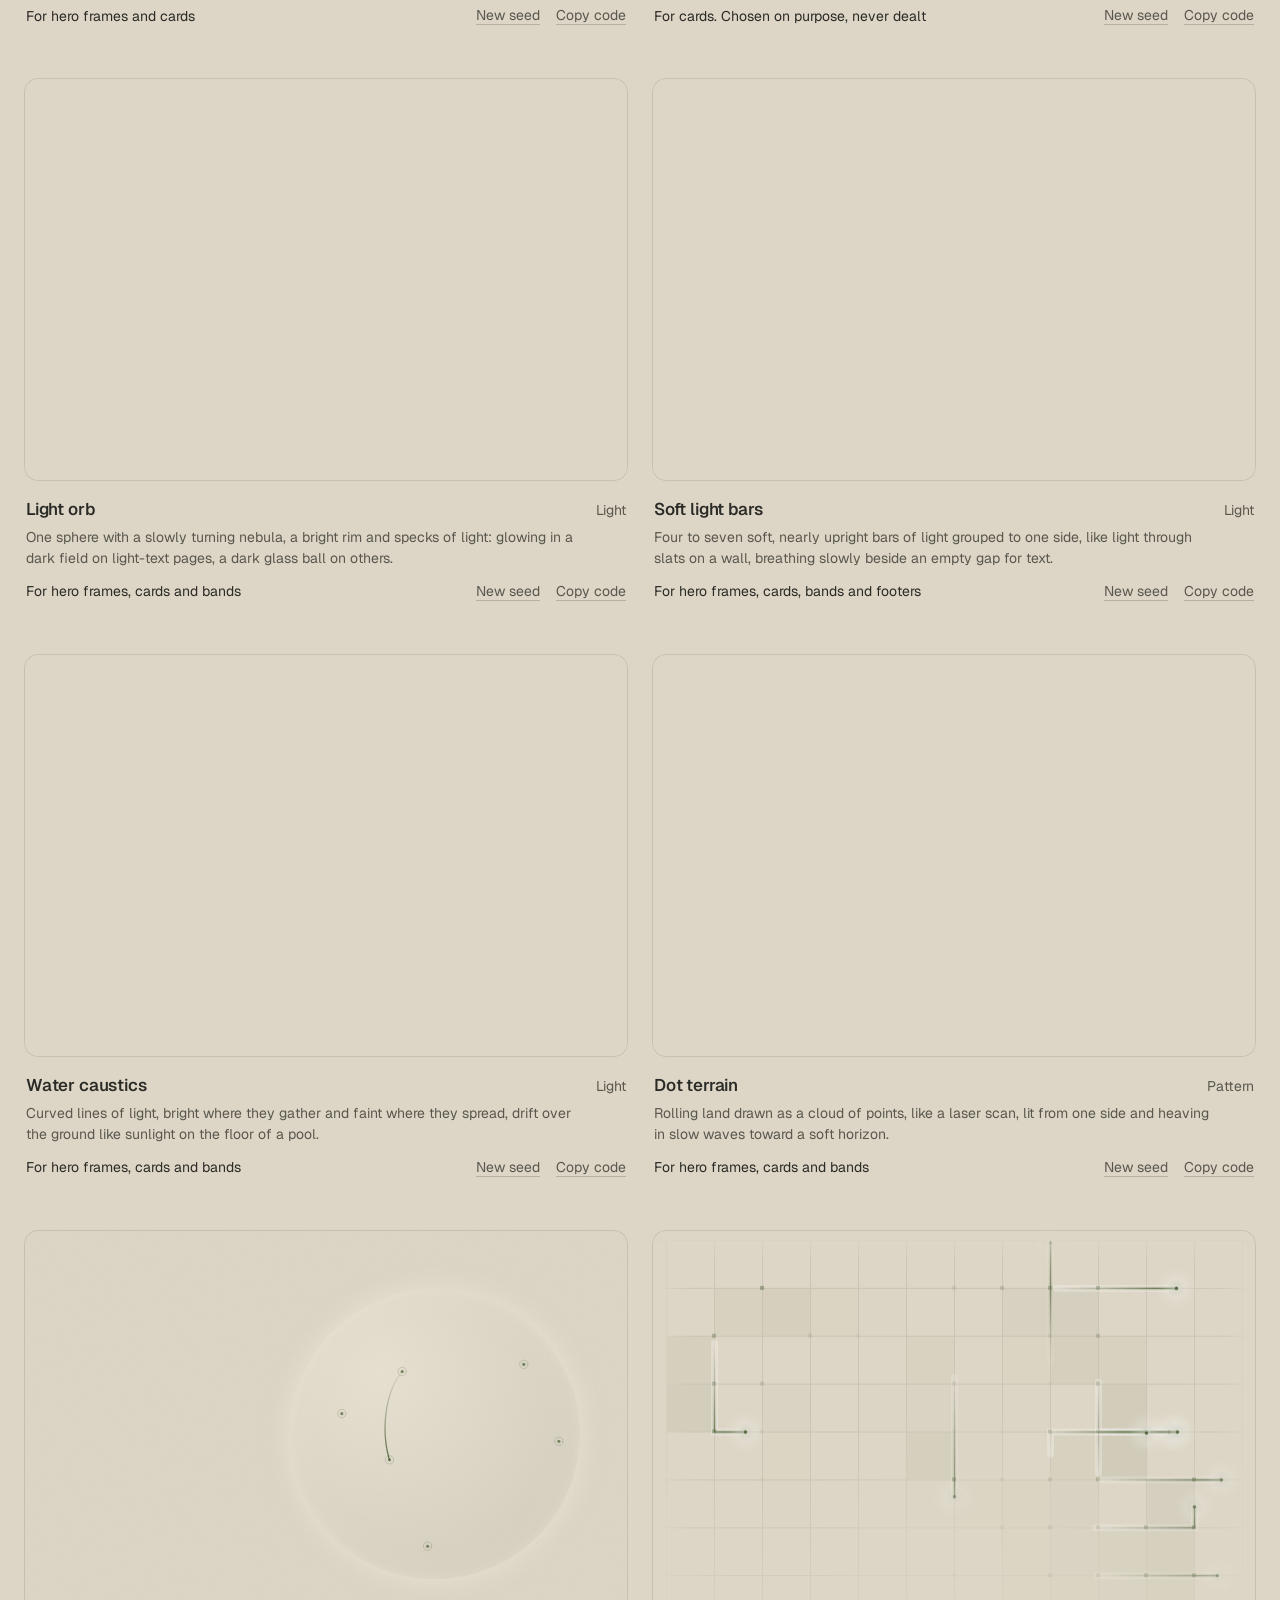
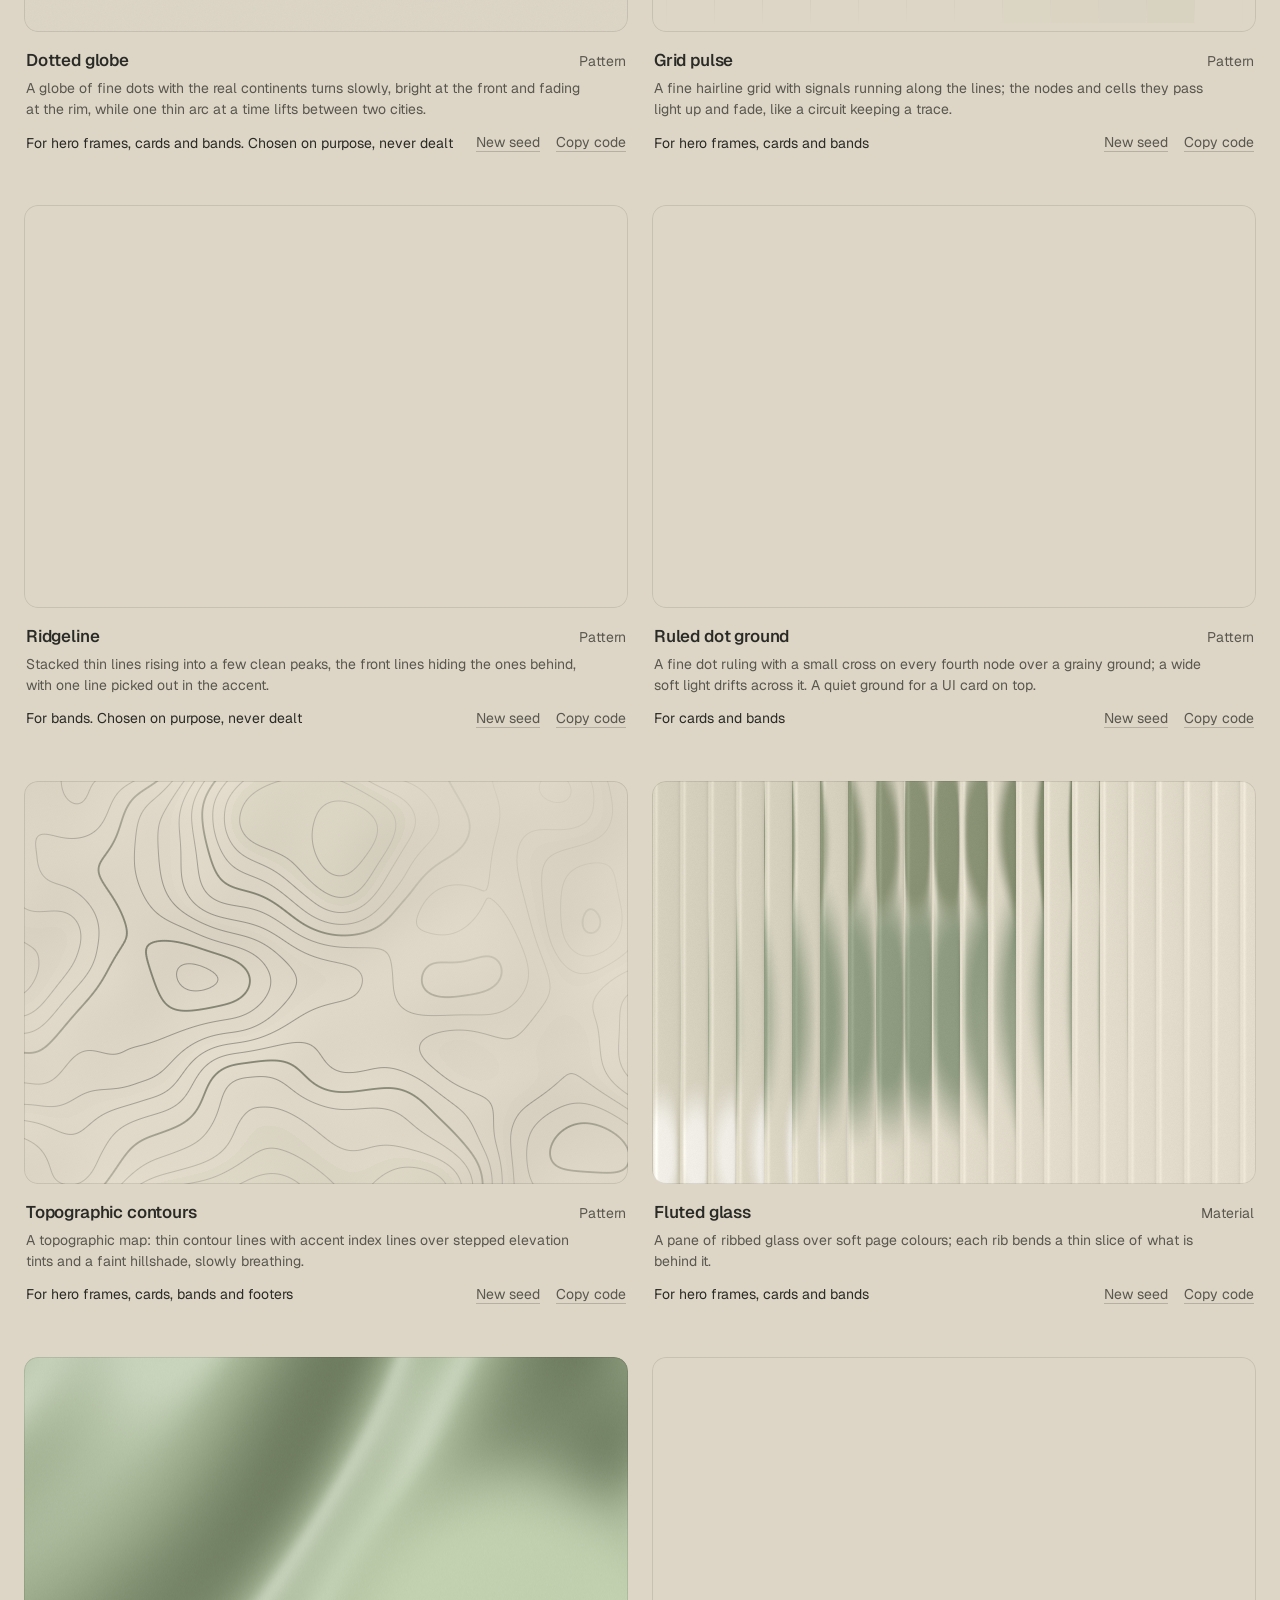
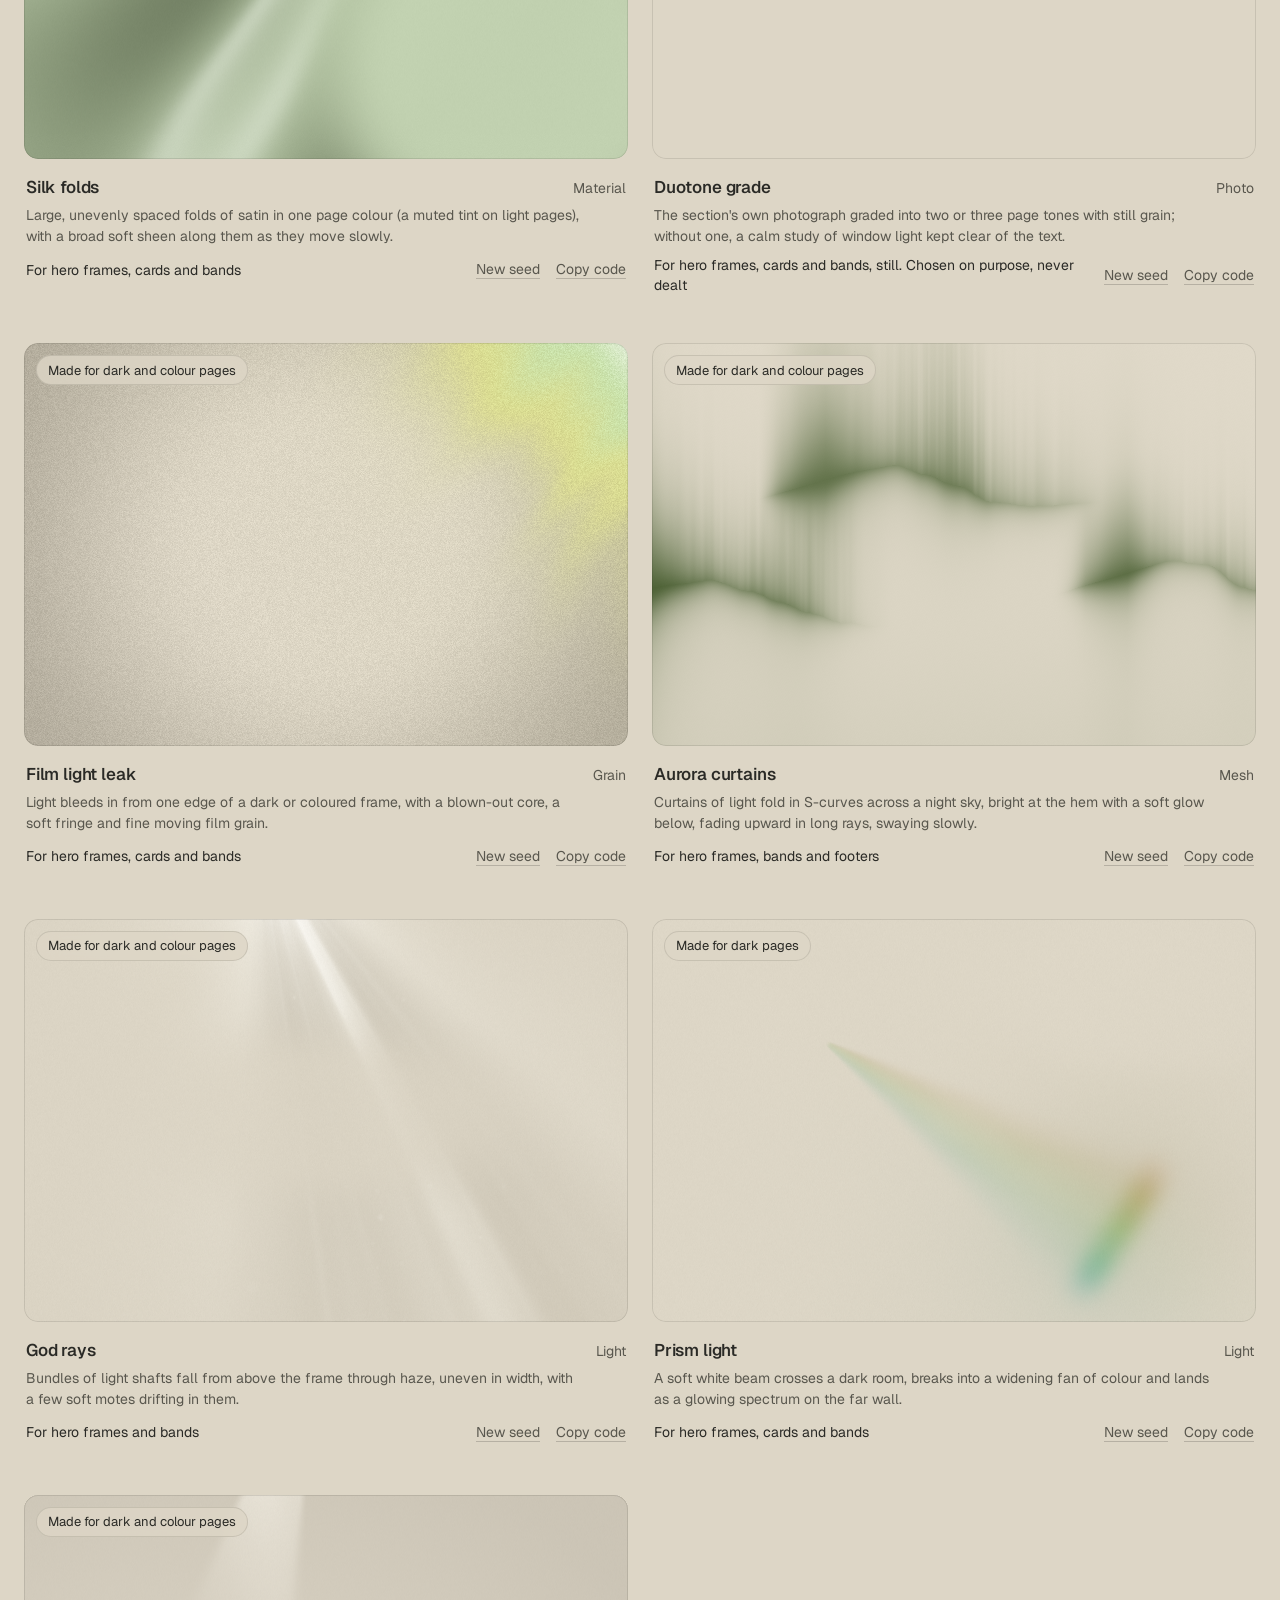
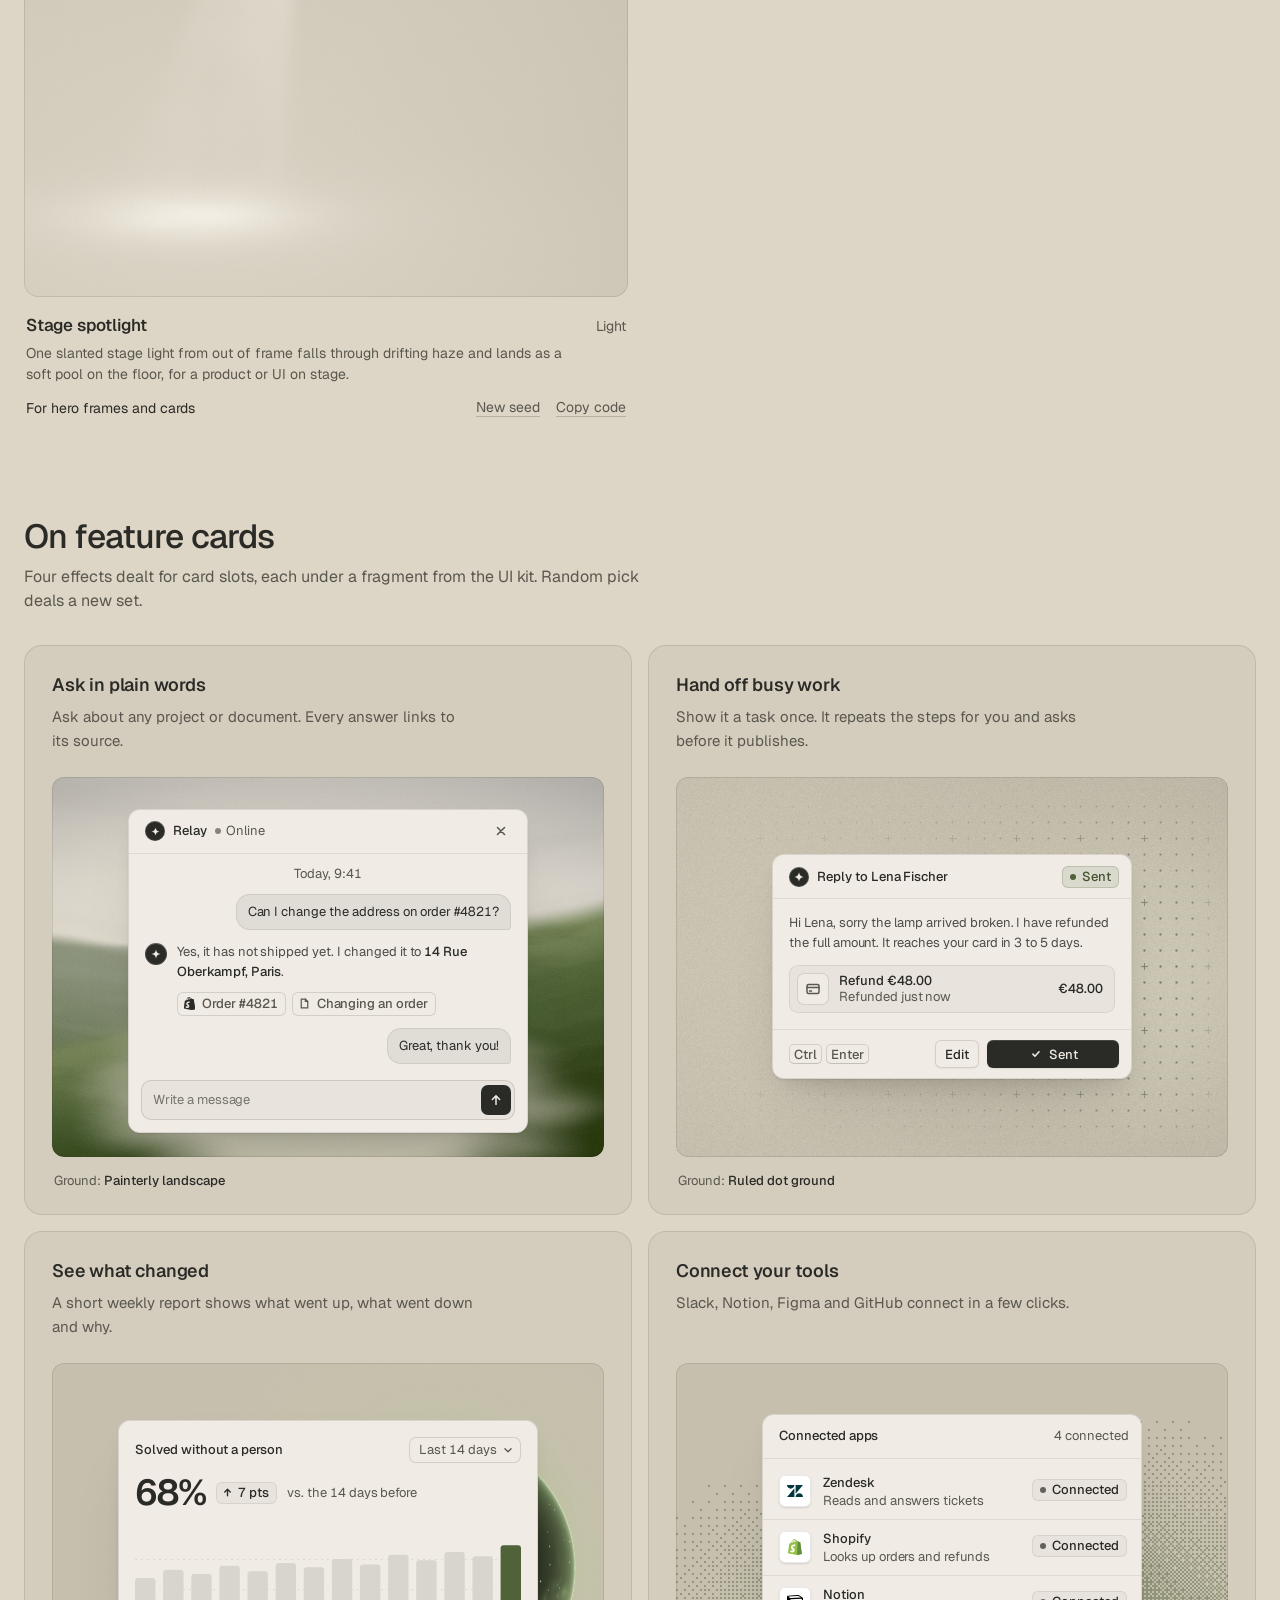
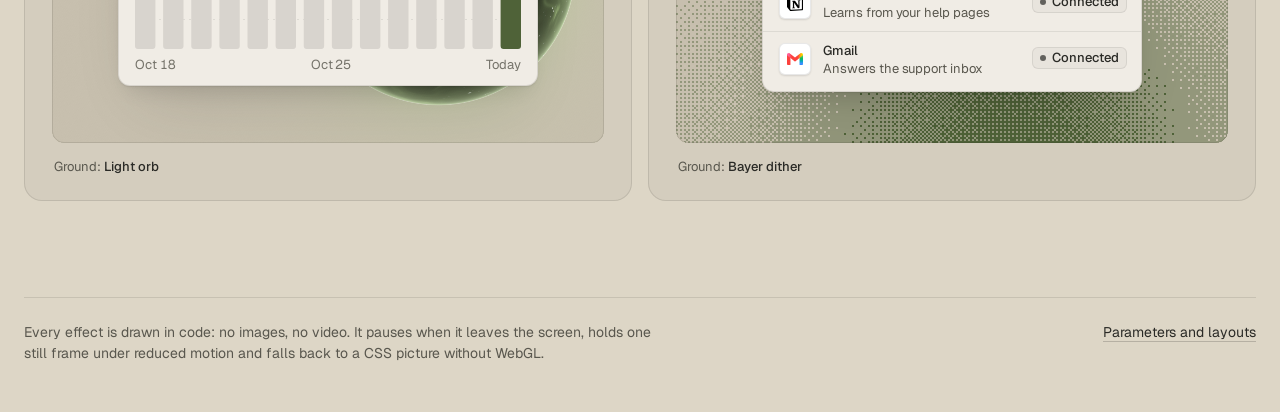
<file: .claude/skills/design-taste-frontend/assets/effects/gallery.html>
<!doctype html>
<html lang="en">
<head>
<script>window.__tpGlMax = 16;   /* a gallery shows many live effects at once; a page of a site keeps the default 4 (fx.js) */</script>
<meta charset="utf-8">
<meta name="viewport" content="width=device-width, initial-scale=1">
<title>Effects library</title>
<meta name="description" content="Effects drawn in code for hero frames, feature cards and bands, in the page palette.">
<link rel="icon" href="data:,">
<link rel="preconnect" href="https://fonts.googleapis.com">
<link rel="preconnect" href="https://fonts.gstatic.com" crossorigin>
<link href="https://fonts.googleapis.com/css2?family=Geist:wght@100..900&family=Geist+Mono:wght@100..900&display=swap" rel="stylesheet">
<style>
  /* the page palette; the script sets these from the palette switcher */
  :root {
    --bg: #ddd6c6; --surface: #d2cab8; --ink: #2a2a26; --muted: #59574e; --accent: #4f6238; --accent-ink: #ffffff;
    --card: #d2cab8; --panel: #cbc3b1; --win: #eeebe3; --win-surface: #e4e0d6;
    color-scheme: light;
  }
  @media (prefers-color-scheme: dark) {
    :root:not([data-theme="light"]) {
      --bg: #0a0d14; --surface: #131824; --ink: #e9edf3; --muted: #8891a1; --accent: #5ab9fc; --accent-ink: #0a0d14;
      --card: #131824; --panel: #0a0d14; --win: #1d2230; --win-surface: #262c3b;
      color-scheme: dark;
    }
  }
  :root[data-theme="dark"] {
    --bg: #0a0d14; --surface: #131824; --ink: #e9edf3; --muted: #8891a1; --accent: #5ab9fc; --accent-ink: #0a0d14;
    --card: #131824; --panel: #0a0d14; --win: #1d2230; --win-surface: #262c3b;
    color-scheme: dark;
  }
  :root {
    --line: color-mix(in oklab, var(--ink) 12%, transparent);
    --line-2: color-mix(in oklab, var(--ink) 22%, transparent);
    --chip: color-mix(in oklab, var(--ink) 6%, var(--bg));
    --font: "Geist", ui-sans-serif, system-ui, -apple-system, "Segoe UI", Roboto, "Helvetica Neue", Arial, sans-serif;
    --mono: "Geist Mono", ui-monospace, "SFMono-Regular", Consolas, monospace;
    --wrap: 1320px;
    --gut: 24px;
  }
  * { box-sizing: border-box; }
  html { -webkit-text-size-adjust: 100%; scroll-behavior: smooth; }
  @media (prefers-reduced-motion: reduce) { html { scroll-behavior: auto; } }
  body {
    margin: 0; background: var(--bg); color: var(--ink);
    font: 15px/1.5 var(--font); -webkit-font-smoothing: antialiased; font-feature-settings: "ss01" 0;
    overflow-x: hidden;
  }
  button, select { font: inherit; color: inherit; }
  :focus-visible { outline: 2px solid var(--accent); outline-offset: 2px; }
  .wrap { max-width: calc(var(--wrap) + 2 * var(--gut)); margin: 0 auto; padding: 0 var(--gut); }

  /* top bar */
  .top { position: sticky; top: 0; z-index: 50; background: color-mix(in oklab, var(--bg) 86%, transparent);
    backdrop-filter: blur(16px) saturate(1.2); -webkit-backdrop-filter: blur(16px) saturate(1.2); border-bottom: 1px solid var(--line); }
  .top-in { display: flex; align-items: center; gap: 12px 8px; padding-top: 12px; padding-bottom: 12px; }
  .top-in .controls { margin-left: auto; }
  .brand { display: flex; align-items: baseline; gap: 12px; min-width: 0; }
  .brand b { font-size: 15px; font-weight: 600; letter-spacing: -0.01em; white-space: nowrap; }
  .brand span { color: var(--muted); font-size: 14px; white-space: nowrap; }
  .controls { display: flex; align-items: center; gap: 8px; flex-wrap: wrap; }
  .seg { display: inline-flex; padding: 3px; border-radius: 10px; background: var(--chip); box-shadow: inset 0 0 0 1px var(--line); }
  .seg button { height: 30px; border: 0; background: transparent; padding: 0 12px; border-radius: 7px; cursor: pointer; color: var(--muted); font-size: 14px; }
  .seg button[aria-pressed="true"] { background: var(--bg); color: var(--ink); box-shadow: 0 0 0 1px var(--line), 0 1px 2px rgb(0 0 0 / 0.08); }
  .btn, .select {
    height: 36px; padding: 0 14px; border-radius: 10px; border: 0; background: var(--bg); color: var(--ink);
    box-shadow: inset 0 0 0 1px var(--line-2); cursor: pointer; display: inline-flex; align-items: center; gap: 8px;
    font-size: 14px; font-weight: 500; white-space: nowrap;
  }
  .btn:hover, .select:hover { box-shadow: inset 0 0 0 1px color-mix(in oklab, var(--ink) 38%, transparent); }
  .btn--primary { background: var(--accent); color: var(--accent-ink); box-shadow: none; }
  .btn--primary:hover { box-shadow: none; background: color-mix(in oklab, var(--accent) 88%, var(--ink)); }
  .btn svg { width: 16px; height: 16px; flex: none; }
  .select { max-width: 220px; padding-right: 10px; }

  /* hero: a dealt hero effect with text in its calm area */
  .hero { position: relative; margin-top: 24px; height: clamp(480px, 68vh, 660px); border-radius: 20px; overflow: hidden;
    display: flex; flex-direction: column; justify-content: flex-end; }
  .hero::after, .stage::after, .panel::after { content: ""; position: absolute; inset: 0; border-radius: inherit; box-shadow: inset 0 0 0 1px var(--line); pointer-events: none; z-index: 2; }
  .hero-copy { position: relative; z-index: 1; padding: 56px; max-width: 760px; }
  .hero h1 { max-width: 9.5em; margin: 0 0 18px; font-size: clamp(38px, 3.4vw + 10px, 62px); line-height: 1.02; letter-spacing: -0.035em; font-weight: 520; text-wrap: balance; }
  .hero p { margin: 0; max-width: 44ch; font-size: 18px; line-height: 28px; color: var(--muted); text-wrap: pretty; }
  .hero-tag { position: absolute; right: 20px; bottom: 20px; z-index: 3; }
  .tag { display: inline-flex; align-items: center; gap: 8px; height: 30px; padding: 0 12px; border-radius: 999px; font-size: 13px;
    background: color-mix(in oklab, var(--bg) 82%, transparent); color: var(--ink); box-shadow: inset 0 0 0 1px var(--line);
    backdrop-filter: blur(10px); -webkit-backdrop-filter: blur(10px); white-space: nowrap; }
  .tag span { color: var(--muted); }

  /* sections */
  section { padding-top: 96px; }
  .sec-head { display: flex; align-items: flex-end; justify-content: space-between; gap: 24px 48px; flex-wrap: wrap; margin-bottom: 32px; }
  .sec-head h2 { margin: 0 0 10px; font-size: clamp(28px, 1.2vw + 18px, 36px); line-height: 1.1; letter-spacing: -0.025em; font-weight: 520; }
  .sec-head p { margin: 0; color: var(--muted); max-width: 56ch; font-size: 16px; line-height: 24px; text-wrap: pretty; }
  .filters { display: flex; flex-wrap: wrap; gap: 6px; }
  .filters button { height: 32px; padding: 0 12px; border-radius: 999px; border: 0; cursor: pointer; font-size: 14px; color: var(--muted);
    background: transparent; box-shadow: inset 0 0 0 1px var(--line); }
  .filters button b { font-weight: 500; }
  .filters button span { margin-left: 6px; font-variant-numeric: tabular-nums; opacity: 0.75; }
  .filters button[aria-pressed="true"] { background: var(--ink); color: var(--bg); box-shadow: none; }

  /* the grid of every effect: one size of tile, labels under the picture */
  .grid { display: grid; grid-template-columns: repeat(2, minmax(0, 1fr)); gap: 48px 24px; }
  .tile { min-width: 0; display: flex; flex-direction: column; }
  .tile[hidden] { display: none; }
  .stage { position: relative; aspect-ratio: 3 / 2; border-radius: 14px; overflow: hidden; background: var(--bg); }
  .badge { position: absolute; top: 12px; left: 12px; z-index: 3; }
  .info { padding: 16px 2px 0; display: grid; gap: 6px; }
  .info-top { display: flex; align-items: baseline; justify-content: space-between; gap: 16px; }
  .info h3 { margin: 0; font-size: 17px; line-height: 24px; font-weight: 560; letter-spacing: -0.01em; }
  .fam { flex: none; font-size: 14px; color: var(--muted); }
  .look { margin: 0; color: var(--muted); font-size: 14px; line-height: 21px; max-width: 62ch; min-height: 42px;
    display: -webkit-box; -webkit-line-clamp: 2; -webkit-box-orient: vertical; overflow: hidden; }
  .info-foot { display: flex; align-items: center; justify-content: space-between; gap: 16px; margin-top: 2px; }
  .for { margin: 0; font-size: 14px; line-height: 20px; }
  .links { flex: none; display: flex; gap: 16px; }
  .links button { border: 0; background: none; padding: 4px 0; cursor: pointer; font-size: 14px; color: var(--muted);
    text-decoration: underline; text-decoration-color: var(--line-2); text-underline-offset: 4px; }
  .links button:hover { color: var(--ink); text-decoration-color: currentColor; }

  /* feature cards: an effect ground in the inset panel and a UI fragment on top */
  .cards { display: grid; grid-template-columns: repeat(2, minmax(0, 1fr)); gap: 16px; }
  .card { background: var(--card); border-radius: 18px; padding: 28px 28px 24px; box-shadow: inset 0 0 0 1px var(--line); display: flex; flex-direction: column; min-width: 0; }
  .card h3 { margin: 0 0 8px; font-size: 18px; line-height: 24px; font-weight: 560; letter-spacing: -0.01em; }
  .card > p:not(.ground) { margin: 0; color: var(--muted); font-size: 15px; line-height: 24px; max-width: 44ch; min-height: 48px; text-wrap: pretty; }
  .panel { position: relative; margin-top: 24px; height: 380px; border-radius: 12px; overflow: hidden; display: grid; place-items: center; padding: 32px; }
  .panel--bleed { place-items: end center; padding-bottom: 0; }
  .panel--bleed > .slot { margin-bottom: -48px; }
  .slot { position: relative; z-index: 1; max-width: 100%;
    --ui-font: var(--font); --ui-mono: var(--mono); --ui-radius: 12px;
    --fx-bg: var(--win); --fx-surface: var(--win-surface); --fx-ink: var(--ink); --fx-muted: var(--muted);
    --fx-accent: var(--accent); --fx-accent-ink: var(--accent-ink); }
  .ground { margin: 14px 2px 0; font-size: 13px; line-height: 20px; color: var(--muted); }
  .ground b { font-weight: 500; color: var(--ink); }

  .foot { padding-top: 96px; padding-bottom: 48px; }
  .foot-in > div { border-top: 1px solid var(--line); padding-top: 24px; display: flex; justify-content: space-between; gap: 16px 48px; flex-wrap: wrap; color: var(--muted); font-size: 14px; }
  .foot-in p { margin: 0; max-width: 72ch; }
  .foot a { color: var(--ink); text-underline-offset: 4px; text-decoration-color: var(--line-2); }
  .empty { padding: 64px 0; color: var(--muted); }

  .toast { position: fixed; left: 50%; bottom: 24px; z-index: 60; transform: translate(-50%, 16px); opacity: 0; pointer-events: none;
    max-width: calc(100vw - 32px); padding: 10px 16px; border-radius: 12px; background: var(--ink); color: var(--bg); font-size: 14px;
    transition: opacity .2s ease, transform .2s ease; }
  .toast.on { opacity: 1; transform: translate(-50%, 0); }

  @media (max-width: 1080px) {
    .hero-copy { padding: 40px; }
  }
  @media (max-width: 860px) {
    .grid, .cards { grid-template-columns: minmax(0, 1fr); }
    .grid { gap: 40px; }
  }
  @media (max-width: 720px) {
    :root { --gut: 16px; }
    .top { position: static; }
    .brand span, .select { display: none; }
    .top-in { display: grid; grid-template-columns: 1fr auto; grid-template-areas: "brand deal" "controls controls"; }
    .brand { grid-area: brand; }
    #deal { grid-area: deal; }
    .top-in .controls { grid-area: controls; margin-left: 0; flex-wrap: nowrap; }
    .seg { flex: 1; }
    .seg button { flex: 1; }
    .hero { margin-top: 16px; height: 560px; border-radius: 16px; }
    .hero-copy { padding: 28px 24px 72px; }
    .hero p { font-size: 16px; line-height: 24px; }
    .hero-tag { left: 24px; right: auto; bottom: 20px; }
    section { padding-top: 72px; }
    .card { padding: 20px; }
    .panel { height: 340px; padding: 20px 16px; }
    .info-foot { flex-wrap: wrap; }
  }
</style>
</head>
<body>
<header class="top">
  <div class="wrap top-in">
    <div class="brand"><b>Effects library</b><span id="count"></span></div>
    <div class="controls">
      <div class="seg" role="group" aria-label="Palette kind">
        <button type="button" data-kind="light">Light</button>
        <button type="button" data-kind="dark">Dark</button>
        <button type="button" data-kind="colour">Colour</button>
      </div>
      <select class="select" id="pal" aria-label="Palette"></select>
      <button type="button" class="btn" id="pause" aria-pressed="false">Pause</button>
    </div>
    <button type="button" class="btn btn--primary" id="deal">
        <svg viewBox="0 0 16 16" aria-hidden="true"><path d="M2.5 4.5h2.2c1.2 0 2 .6 2.7 1.6l1.2 1.8c.7 1 1.5 1.6 2.7 1.6h2.2M11.6 2.5l2 2-2 2M2.5 11.5h2.2c.9 0 1.6-.3 2.2-.9M11.6 9.5l2 2-2 2M9.3 5.4c.6-.6 1.3-.9 2.1-.9" fill="none" stroke="currentColor" stroke-width="1.5" stroke-linecap="round" stroke-linejoin="round"/></svg>
        Random pick
    </button>
  </div>
</header>

<main>
  <div class="wrap">
    <div class="hero" id="hero">
      <div class="hero-copy">
        <h1>Effects for hero frames and feature cards</h1>
        <p id="lede">Grain, dither, mesh, light, liquid, pattern and material grounds, drawn in code. Every colour comes from the page palette, and each page is dealt its own at random.</p>
      </div>
      <div class="hero-tag"><span class="tag" id="hero-tag"><span>Hero</span> <b></b></span></div>
    </div>
  </div>

  <section id="all">
    <div class="wrap">
      <div class="sec-head">
        <div>
          <h2>All effects</h2>
          <p>Each one live, in the palette above. A tile names the effect, its family and the slots it is made for.</p>
        </div>
        <div class="filters" id="filters" role="group" aria-label="Family"></div>
      </div>
      <div class="grid" id="grid"></div>
    </div>
  </section>

  <section id="cards">
    <div class="wrap">
      <div class="sec-head">
        <div>
          <h2>On feature cards</h2>
          <p>Four effects dealt for card slots, each under a fragment from the UI kit. Random pick deals a new set.</p>
        </div>
      </div>
      <div class="cards">
        <article class="card">
          <h3>Ask in plain words</h3>
          <p>Ask about any project or document. Every answer links to its source.</p>
          <div class="panel" data-card="0"><div class="slot" data-ui-load="chat"></div></div>
          <p class="ground">Ground: <b></b></p>
        </article>
        <article class="card">
          <h3>Hand off busy work</h3>
          <p>Show it a task once. It repeats the steps for you and asks before it publishes.</p>
          <div class="panel" data-card="1"><div class="slot" data-ui-load="cursor"></div></div>
          <p class="ground">Ground: <b></b></p>
        </article>
        <article class="card">
          <h3>See what changed</h3>
          <p>A short weekly report shows what went up, what went down and why.</p>
          <div class="panel" data-card="2"><div class="slot" data-ui-load="stat"></div></div>
          <p class="ground">Ground: <b></b></p>
        </article>
        <article class="card">
          <h3>Connect your tools</h3>
          <p>Slack, Notion, Figma and GitHub connect in a few clicks.</p>
          <div class="panel" data-card="3"><div class="slot" data-ui-load="integrations"></div></div>
          <p class="ground">Ground: <b></b></p>
        </article>
      </div>
    </div>
  </section>

  <footer class="foot">
    <div class="wrap foot-in"><div>
      <p>Every effect is drawn in code: no images, no video. It pauses when it leaves the screen, holds one still frame under reduced motion and falls back to a CSS picture without WebGL.</p>
      <p><a id="lab" href="lab.html">Parameters and layouts</a></p>
    </div></div>
  </footer>
</main>
<div class="toast" id="toast" role="status" aria-live="polite"></div>

<script id="paths" type="application/json">{"fx": "./", "ui": "../ui/"}</script>
<script id="palettes" type="application/json">[{"id":"white-link-blue","name":"Sheet and biro","bg":"#ffffff","surface":"#f4f4f4","ink":"#111111","muted":"#6b6b6b","accent":"#1a4be0","accentInk":"#ffffff"},{"id":"cool-white-slate","name":"Frost and slate","bg":"#f7f9fa","surface":"#ecf0f2","ink":"#1f3038","muted":"#5d6b72","accent":"#0d7480","accentInk":"#ffffff"},{"id":"rose-grey-green","name":"Rose grey, green","bg":"#ebe5e3","surface":"#e1dad7","ink":"#2b2622","muted":"#6a615d","accent":"#0f7d45","accentInk":"#ffffff"},{"id":"paper-grey-brass","name":"Newsprint and brass","bg":"#e8e8e3","surface":"#dcdcd6","ink":"#181715","muted":"#63625c","accent":"#bfb21a","accentInk":"#181715"},{"id":"stone-blueprint","name":"Stone and blueprint","bg":"#dfdedb","surface":"#d3d2ce","ink":"#26251e","muted":"#5f5d55","accent":"#2456d6","accentInk":"#ffffff"},{"id":"white-navy-tab","name":"Navy on white","bg":"#ffffff","surface":"#f4f4f2","ink":"#1f2b4d","muted":"#6a7186","accent":"#f7941d","accentInk":"#1f2b4d"},{"id":"three-stones","name":"Three stones","bg":"#eeecea","surface":"#e4e1dd","ink":"#333231","muted":"#6b6763","accent":"#5c6b54","accentInk":"#ffffff"},{"id":"putty-black-teal","name":"Putty and black","bg":"#dedad3","surface":"#d3cec6","ink":"#0a0a0a","muted":"#5c5852","accent":"#256f82","accentInk":"#ffffff"},{"id":"moss-sand","name":"Sand and moss","bg":"#ddd6c6","surface":"#d2cab8","ink":"#2a2a26","muted":"#59574e","accent":"#4f6238","accentInk":"#ffffff"},{"id":"green-mat-chocolate","name":"Bone, green, chocolate","bg":"#e5e1d8","surface":"#dad5ca","ink":"#2a1d17","muted":"#6b5b51","accent":"#456f3a","accentInk":"#ffffff"},{"id":"lunar-grey-bronze","name":"Lunar and bronze","bg":"#111111","surface":"#1c1c1c","ink":"#f2f2f2","muted":"#8f8f8f","accent":"#a08672","accentInk":"#111111"},{"id":"blue-black-cornflower","name":"Night and sky blue","bg":"#0a0d14","surface":"#131824","ink":"#e9edf3","muted":"#8891a1","accent":"#5ab9fc","accentInk":"#0a0d14"},{"id":"green-black-bone","name":"Green-black and bone","bg":"#161c1a","surface":"#1f2725","ink":"#e3e2da","muted":"#8e948d","accent":"#9fc7b8","accentInk":"#161c1a"},{"id":"black-crimson","name":"Black and crimson","bg":"#0a0a0a","surface":"#151515","ink":"#efefef","muted":"#8c8c8c","accent":"#b11226","accentInk":"#ffffff"},{"id":"forest-pale-lime","name":"Forest and lime","bg":"#0f1f10","surface":"#162a17","ink":"#ffffff","muted":"#9aa39a","accent":"#c6f19d","accentInk":"#0f1f10"},{"id":"charcoal-room-sage","name":"Charcoal and sage","bg":"#1c1c1c","surface":"#262626","ink":"#f1f1ef","muted":"#9a9b96","accent":"#8fa68e","accentInk":"#1c1c1c"},{"id":"warm-black-gold","name":"Warm black, gold","bg":"#0c0a08","surface":"#181512","ink":"#ffffff","muted":"#8f8a84","accent":"#c9a45a","accentInk":"#0c0a08"},{"id":"graphite-safety-orange","name":"Graphite and orange","bg":"#18191b","surface":"#222427","ink":"#eff0f1","muted":"#9c9ea3","accent":"#ff4a1f","accentInk":"#18191b"},{"id":"soot-pale-lime","name":"Soot and lime","bg":"#0f0f0f","surface":"#1a1a1a","ink":"#ffffff","muted":"#8f8f8f","accent":"#dafa9c","accentInk":"#0f0f0f"},{"id":"plum-black-pink","name":"Plum-black and pink","bg":"#0d060b","surface":"#1b0e17","ink":"#ffffff","muted":"#9a8f97","accent":"#ff488b","accentInk":"#0d060b"},{"id":"white-signal-red","name":"Signal red, white","bg":"#ffffff","surface":"#f2f2f2","ink":"#0a0a0a","muted":"#6b6b6b","accent":"#d92b21","accentInk":"#ffffff"},{"id":"white-mint-tiles","name":"Greys and mint","bg":"#ffffff","surface":"#f3f3f3","ink":"#232323","muted":"#6e6e6e","accent":"#a1ffcb","accentInk":"#232323"},{"id":"cool-grey-cobalt","name":"Cool grey, cobalt","bg":"#eef0f3","surface":"#e2e5ea","ink":"#0b0c0e","muted":"#5d6470","accent":"#1f2de6","accentInk":"#ffffff"},{"id":"offwhite-bottle-yellow","name":"Bottle ink, yellow","bg":"#f7f7f7","surface":"#ebebeb","ink":"#0d2a1c","muted":"#5f6b64","accent":"#f6e016","accentInk":"#0d2a1c"},{"id":"teal-on-paper","name":"Teal on paper","bg":"#f7f9f8","surface":"#ebf0ee","ink":"#06525c","muted":"#2f737d","accent":"#06525c","accentInk":"#f7f9f8"},{"id":"navy-pink","name":"Navy and pink","bg":"#1a2039","surface":"#212846","ink":"#f9a3c0","muted":"#b9879c","accent":"#f9a3c0","accentInk":"#1a2039"},{"id":"blush-aubergine","name":"Blush and aubergine","bg":"#edccbe","surface":"#e8c2b2","ink":"#351a2b","muted":"#6c4857","accent":"#351a2b","accentInk":"#edccbe"},{"id":"cobalt-on-sand","name":"Cobalt on sand","bg":"#e6dbc7","surface":"#ddd0b9","ink":"#062b8a","muted":"#3a5aa8","accent":"#062b8a","accentInk":"#e6dbc7"},{"id":"oxblood-grey","name":"Oxblood and grey","bg":"#e2e2e2","surface":"#d6d6d6","ink":"#7d0c14","muted":"#7a4a4e","accent":"#7d0c14","accentInk":"#e2e2e2"},{"id":"olive-on-bone","name":"Olive on bone","bg":"#ecebe7","surface":"#e1dfd9","ink":"#38450f","muted":"#5d683a","accent":"#38450f","accentInk":"#ecebe7"},{"id":"burgundy-bubblegum","name":"Burgundy and bubblegum","bg":"#3d0012","surface":"#4d0519","ink":"#ff99d3","muted":"#c77aa0","accent":"#ff99d3","accentInk":"#3d0012"},{"id":"bottle-green-gold","name":"Bottle green, gold","bg":"#133621","surface":"#1a4429","ink":"#f4d96c","muted":"#b3a55e","accent":"#f4d96c","accentInk":"#133621"},{"id":"cobalt-field","name":"Cobalt field","bg":"#0034eb","surface":"#002fd6","ink":"#ffffff","muted":"#dfe4f2","accent":"#e9e34a","accentInk":"#111111"},{"id":"mustard-field","name":"Mustard and black","bg":"#e1ac10","surface":"#cd9d0f","ink":"#0b0b0b","muted":"#4d3d0a","accent":"#24338f","accentInk":"#ffffff"},{"id":"carmine-field","name":"Carmine field","bg":"#9c1220","surface":"#8a101c","ink":"#ffffff","muted":"#f0b9bd","accent":"#ffd9dc","accentInk":"#9c1220"},{"id":"pink-field-lime","name":"Bubblegum and lime","bg":"#ff87ab","surface":"#ff739d","ink":"#0a0a0a","muted":"#6b1f3a","accent":"#def915","accentInk":"#0a0a0a"},{"id":"sky-field-navy","name":"Sky and navy","bg":"#6bb4ee","surface":"#7dbdf0","ink":"#0e1822","muted":"#1b3d5c","accent":"#ff5a1f","accentInk":"#0e1822"},{"id":"orange-field-black","name":"Orange and black","bg":"#ff7a1f","surface":"#ff8633","ink":"#050f16","muted":"#5a2306","accent":"#050f16","accentInk":"#ff7a1f"},{"id":"tobacco-olive","name":"Tobacco and olive","bg":"#472913","surface":"#55321a","ink":"#e4e0cf","muted":"#b39f84","accent":"#525e1b","accentInk":"#e4e0cf"},{"id":"poster-chapters","name":"Poster chapters","bg":"#e6e0d2","surface":"#dcd5c5","ink":"#1a1a1a","muted":"#5f5b52","accent":"#18bc42","accentInk":"#1a1a1a"},{"id":"blue-red-black","name":"Blue, red, black","bg":"#ffffff","surface":"#f3f3f3","ink":"#0a0a0a","muted":"#6b6b6b","accent":"#1f30e0","accentInk":"#ffffff"},{"id":"charcoal-primaries","name":"Charcoal and primaries","bg":"#191919","surface":"#242424","ink":"#ffffff","muted":"#9a9a9a","accent":"#0c7866","accentInk":"#ffffff"},{"id":"ultramarine-yellow","name":"Ultramarine and yellow","bg":"#1423b8","surface":"#1220a6","ink":"#ffffff","muted":"#e4e2d6","accent":"#1fc27a","accentInk":"#0a0a0a"},{"id":"candy-chapters","name":"Candy chapters","bg":"#ffd249","surface":"#f5c63c","ink":"#0a0a0a","muted":"#5e4a0a","accent":"#f53fd6","accentInk":"#0a0a0a"},{"id":"orange-sky-lime","name":"Orange, sky, lime","bg":"#ff8126","surface":"#ff8d3a","ink":"#111111","muted":"#5c2a05","accent":"#de194b","accentInk":"#ffffff"},{"id":"post-red-mustard","name":"Post red, mustard","bg":"#e2dccf","surface":"#d7d0c1","ink":"#2a1110","muted":"#6b524c","accent":"#4a6f84","accentInk":"#ffffff"},{"id":"mint-orange-grey","name":"Grey, mint, orange","bg":"#ffffff","surface":"#f5f5f5","ink":"#000000","muted":"#666666","accent":"#a7ff9c","accentInk":"#000000"},{"id":"report-blocks","name":"Report blocks","bg":"#ffffff","surface":"#f6f6f6","ink":"#000000","muted":"#5f5f5f","accent":"#fe7141","accentInk":"#000000"},{"id":"card-pastels","name":"Card pastels","bg":"#f7f7f5","surface":"#ebebe8","ink":"#000000","muted":"#666662","accent":"#d0106f","accentInk":"#ffffff"},{"id":"mint-pink-accounts","name":"Mint and pink","bg":"#f8f8f8","surface":"#eeeeee","ink":"#0a0a0a","muted":"#6a6a6a","accent":"#1f6b3a","accentInk":"#ffffff"},{"id":"swap-pastels","name":"Swapping pastels","bg":"#c3d7e5","surface":"#d0e0eb","ink":"#141414","muted":"#4a5068","accent":"#0f5257","accentInk":"#ffffff"},{"id":"blush-sage-slate","name":"Blush, sage, slate","bg":"#a6b3bc","surface":"#b2bdc5","ink":"#1c1c1c","muted":"#38424a","accent":"#2c3620","accentInk":"#e3e2da"},{"id":"candy-on-black","name":"Candy on black","bg":"#000000","surface":"#0d0d0d","ink":"#ffffff","muted":"#999999","accent":"#93f1f7","accentInk":"#000000"},{"id":"sky-sand","name":"Sky and sand","bg":"#cbe4f2","surface":"#bcdcee","ink":"#0a0a0a","muted":"#44606e","accent":"#b0298f","accentInk":"#ffffff"},{"id":"studio-grey","name":"Studio grey","bg":"#a8a8aa","surface":"#b4b4b6","ink":"#0e0e0e","muted":"#3a3a3c","accent":"#1f5c49","accentInk":"#ffffff"},{"id":"walnut-tan","name":"Walnut and tan","bg":"#2b2216","surface":"#382d1e","ink":"#e4e2da","muted":"#a39a8b","accent":"#bda38b","accentInk":"#2b2216"}]</script>
<script id="presets" type="application/json">{"light":"moss-sand","dark":"blue-black-cornflower","colour":"cobalt-field"}</script>
<script type="module">
  const $ = s => document.querySelector(s);
  const PATHS = JSON.parse($('#paths').textContent);
  const PALETTES = JSON.parse($('#palettes').textContent);
  const PRESETS = JSON.parse($('#presets').textContent);
  const byId = Object.fromEntries(PALETTES.map(p => [p.id, p]));
  const q = new URLSearchParams(location.search);

  const [{ default: fx }, { pick }] = await Promise.all([import(PATHS.fx + 'fx.js'), import(PATHS.fx + 'pick.js')]);
  const ui = await import(PATHS.ui + 'ui.js').then(m => m.default).catch(() => null);

  $('#lab').href = PATHS.fx + 'lab.html';
  if (q.has('fallback')) fx.config.forceFallback = true;
  if (q.has('webgl1')) fx.config.forceWebGL1 = true;
  if (q.has('time')) fx.setClock(+q.get('time'));

  const FAMILIES = { grain: 'Grain', dither: 'Dither', mesh: 'Mesh', light: 'Light', liquid: 'Liquid', pattern: 'Pattern', material: 'Material', photo: 'Photo' };
  const ORDER = Object.keys(FAMILIES);
  const SLOT_WORDS = { hero: 'hero frames', card: 'cards', band: 'bands', footer: 'footers' };
  const SLOT_ORDER = ['hero', 'card', 'band', 'footer'];
  const KIND_WORDS = { light: 'light', dark: 'dark', colour: 'colour' };
  // seeds that show each effect well in the grid; New seed on a tile deals another
  const SEEDS = {};
  const famName = f => FAMILIES[f] || f[0].toUpperCase() + f.slice(1);
  const andList = a => (a.length < 2 ? a.join('') : `${a.slice(0, -1).join(', ')} and ${a[a.length - 1]}`);

  const tiles = [];
  const cards = [...document.querySelectorAll('[data-card]')].map(el => ({ el, label: el.parentElement.querySelector('.ground b'), ctrl: null, id: null }));
  const hero = { el: $('#hero'), label: $('#hero-tag b'), ctrl: null, id: null };
  let index = null, palette = null, kind = 'light', paused = false, family = q.get('family') || '';

  /* ---------------------------------------------------------------- palette */
  function initialPalette() {
    const key = q.get('palette');
    if (key) return byId[PRESETS[key] || key] || byId[PRESETS.light];
    const dark = window.matchMedia && matchMedia('(prefers-color-scheme: dark)').matches;
    return byId[PRESETS[dark ? 'dark' : 'light']] || PALETTES[0];
  }
  // the card, its inset panel and the UI window on it, all from the page palette
  function derived(p, k) {
    const c = fx.color;
    if (k === 'light') return { card: c.mix(p.bg, p.ink, 0.045), panel: c.mix(p.surface, p.ink, 0.06), win: c.mix(p.bg, '#ffffff', 0.55), winSurface: c.mix(p.bg, '#ffffff', 0.25) };
    if (k === 'dark') return { card: c.mix(p.bg, p.ink, 0.05), panel: p.bg, win: c.mix(p.surface, p.ink, 0.07), winSurface: c.mix(p.surface, p.ink, 0.12) };
    return { card: c.mix(p.bg, p.ink, 0.07), panel: p.bg, win: c.mix(p.surface, p.ink, 0.12), winSurface: c.mix(p.surface, p.ink, 0.18) };
  }
  const cardPalette = () => { const d = derived(palette, kind); return fx.normalizePalette({ ...palette, bg: d.panel, surface: d.card }); };

  function applyVars() {
    const r = document.documentElement;
    const d = derived(palette, kind);
    const vars = { bg: palette.bg, surface: palette.surface, ink: palette.ink, muted: palette.muted, accent: palette.accent, 'accent-ink': palette.accentInk,
      card: d.card, panel: d.panel, win: d.win, 'win-surface': d.winSurface };
    for (const [k, v] of Object.entries(vars)) r.style.setProperty('--' + k, v);
    r.dataset.theme = kind === 'light' ? 'light' : 'dark';
    r.style.colorScheme = kind === 'light' ? 'light' : 'dark';
    for (const b of document.querySelectorAll('.seg button')) b.setAttribute('aria-pressed', String(b.dataset.kind === kind));
    $('#pal').value = palette.id;
  }

  // a controller may come back as a promise when the effect remounts to change colour
  function hold(holder, result) {
    if (result && typeof result.then === 'function') result.then(c => { holder.ctrl = c; if (paused) c.pause(); });
  }

  function setPalette(p) {
    const before = kind;
    palette = p;
    kind = fx.paletteKind(p);
    applyVars();
    if (kind !== before) order();
    const pal = fx.normalizePalette(p);
    for (const t of tiles) {
      fitBadge(t);
      if (t.ctrl) hold(t, t.ctrl.setPalette(pal));
    }
    if (kind !== before) deal();
    else {
      if (hero.ctrl) hold(hero, hero.ctrl.setPalette(pal));
      for (const c of cards) if (c.ctrl) hold(c, c.ctrl.setPalette(cardPalette()));
    }
    syncUrl();
  }

  /* ---------------------------------------------------------------- tiles */
  function fitBadge(t) {
    const fits = t.meta.palettes.includes(kind);
    t.badge.hidden = fits;
    if (!fits) t.badge.querySelector('.tag').textContent = `Made for ${andList(t.meta.palettes.map(k => KIND_WORDS[k]))} pages`;
  }
  function snippet(t) {
    return `<div data-fx="${t.meta.id}" data-fx-seed="${t.seed}"></div>`;
  }
  function buildTile(meta) {
    const el = document.createElement('article');
    el.className = 'tile';
    el.dataset.id = meta.id;
    el.dataset.family = meta.family;
    el.innerHTML = `
      <div class="stage"><div class="badge" hidden><span class="tag"></span></div></div>
      <div class="info">
        <div class="info-top"><h3></h3><span class="fam"></span></div>
        <p class="look"></p>
        <div class="info-foot"><p class="for"></p><div class="links"><button type="button" data-act="seed">New seed</button><button type="button" data-act="copy">Copy code</button></div></div>
      </div>`;
    el.querySelector('h3').textContent = meta.name;
    el.querySelector('.fam').textContent = famName(meta.family);
    el.querySelector('.look').textContent = meta.look;
    const slots = SLOT_ORDER.filter(s => meta.bestOn.includes(s)).map(s => SLOT_WORDS[s]);
    // an effect with "random": false is a literal subject: the random pick never deals it
    el.querySelector('.for').textContent = `For ${andList(slots)}${meta.motion === 'still' ? ', still' : ''}${meta.random === false ? '. Chosen on purpose, never dealt' : ''}`;
    const t = { meta, el, stage: el.querySelector('.stage'), badge: el.querySelector('.badge'), seed: SEEDS[meta.id] ?? 100 + fx.hashSeed(meta.id) % 900, ctrl: null };
    el.querySelector('[data-act="seed"]').addEventListener('click', () => { t.seed = Math.floor(Math.random() * 10000); mountTile(t); });
    el.querySelector('[data-act="copy"]').addEventListener('click', async () => {
      const code = snippet(t);
      try { await navigator.clipboard.writeText(code); toast('Copied ' + code); }
      catch (_) { toast(code, 4000); }
    });
    return t;
  }
  async function mountTile(t) {
    try {
      t.ctrl = await fx.mount(t.stage, t.meta.id, { palette: fx.normalizePalette(palette), seed: t.seed });
      if (paused) t.ctrl.pause();
    } catch (err) { console.warn(`${t.meta.id}:`, err); }
  }

  function buildFilters() {
    const box = $('#filters');
    const counts = {};
    for (const e of index.effects) counts[e.family] = (counts[e.family] || 0) + 1;
    const fams = [...ORDER.filter(f => counts[f]), ...Object.keys(counts).filter(f => !ORDER.includes(f))];
    const make = (key, label, n) => {
      const b = document.createElement('button');
      b.type = 'button';
      b.dataset.family = key;
      b.innerHTML = '<b></b><span></span>';
      b.querySelector('b').textContent = label;
      b.querySelector('span').textContent = n;
      b.addEventListener('click', () => { family = key; filter(); syncUrl(); });
      box.append(b);
    };
    make('', 'All', index.effects.length);
    for (const f of fams) make(f, famName(f), counts[f]);
  }
  // effects made for this palette kind first, in family order; the others after them
  function order() {
    const grid = $('#grid');
    const fits = t => t.meta.palettes.includes(kind);
    for (const t of [...tiles.filter(fits), ...tiles.filter(t => !fits(t))]) grid.append(t.el);
  }
  function filter() {
    if (family && !tiles.some(t => t.meta.family === family)) family = '';
    for (const t of tiles) t.el.hidden = !!family && t.meta.family !== family;
    for (const b of document.querySelectorAll('#filters button')) b.setAttribute('aria-pressed', String(b.dataset.family === family));
  }

  /* ---------------------------------------------------------------- random pick */
  const HISTORY_KEY = 'fx-gallery-history';
  function readHistory() {
    try { const h = JSON.parse(localStorage.getItem(HISTORY_KEY) || '[]'); return Array.isArray(h) ? h : []; } catch (_) { return []; }
  }
  function writeHistory(h) {
    try { localStorage.setItem(HISTORY_KEY, JSON.stringify(h.slice(-100))); } catch (_) { /* no storage: picks are still spread within a deal */ }
  }
  let dealSeed = q.get('deal') || null;
  async function deal(seed) {
    const history = readHistory();
    let dealt;
    try {
      // a seed from the address deals the same set every time, so it ignores this browser's history
      dealt = pick(index.effects, { palette: kind, slots: ['hero', 'card', 'card', 'card', 'card'], history: seed == null ? history : [], seed: seed ?? undefined });
    } catch (err) { toast(err.message); return; }
    if (seed == null) writeHistory([...history, ...dealt.picks.map(p => p.id)]);
    dealSeed = dealt.seed;
    const n = fx.hashSeed(dealt.seed);
    const [h, ...rest] = dealt.picks;
    const jobs = [];
    hero.id = h.id;
    hero.label.textContent = nameOf(h.id);
    // the effect keeps the area under the hero's text calm
    const fr = hero.el.getBoundingClientRect(), tr = hero.el.querySelector('.hero-copy h1').getBoundingClientRect();
    const tp = hero.el.querySelector('.hero-copy p').getBoundingClientRect();
    const calm = fr.width ? { calmX: Math.min(0.8, Math.max(0.15, (tr.left + Math.min(tr.width, tp.width) * 0.42 - fr.left) / fr.width)), calmY: Math.min(0.85, Math.max(0.3, ((tr.top + tp.bottom) / 2 - fr.top) / fr.height)) } : { calmX: 0.24, calmY: 0.7 };
    jobs.push(fx.mount(hero.el, h.id, { palette: fx.normalizePalette(palette), seed: n, params: calm }).then(c => { hero.ctrl = c; if (paused) c.pause(); }));
    rest.forEach((p, i) => {
      const c = cards[i];
      c.id = p.id;
      c.label.textContent = nameOf(p.id);
      jobs.push(fx.mount(c.el, p.id, { palette: cardPalette(), seed: n + 17 * (i + 1) }).then(ctrl => { c.ctrl = ctrl; if (paused) ctrl.pause(); }));
    });
    await Promise.all(jobs.map(j => j.catch(err => console.warn(err))));
    syncUrl();
    return dealt;
  }
  const nameOf = id => (index.effects.find(e => e.id === id) || { name: id }).name;

  /* ---------------------------------------------------------------- controls */
  function toast(msg, ms = 1800) {
    const el = $('#toast');
    el.textContent = msg;
    el.classList.add('on');
    clearTimeout(toast.t);
    toast.t = setTimeout(() => el.classList.remove('on'), ms);
  }
  function syncUrl() {
    try {
      const u = new URL(location.href);
      u.searchParams.set('palette', palette.id);
      if (family) u.searchParams.set('family', family); else u.searchParams.delete('family');
      if (dealSeed) u.searchParams.set('deal', dealSeed);
      history.replaceState(null, '', u);
    } catch (_) { /* a sandboxed frame may refuse; the page works without it */ }
  }
  for (const b of document.querySelectorAll('.seg button')) b.addEventListener('click', () => setPalette(byId[PRESETS[b.dataset.kind]]));
  const sel = $('#pal');
  const groups = { light: [], dark: [], colour: [] };
  for (const p of PALETTES) groups[fx.paletteKind(p)].push(p);
  for (const [k, list] of Object.entries(groups)) {
    const og = document.createElement('optgroup');
    og.label = k[0].toUpperCase() + k.slice(1);
    for (const p of list) og.append(new Option(p.name, p.id));
    sel.append(og);
  }
  sel.addEventListener('change', () => setPalette(byId[sel.value]));
  $('#pause').addEventListener('click', e => {
    paused = !paused;
    e.currentTarget.textContent = paused ? 'Play' : 'Pause';
    e.currentTarget.setAttribute('aria-pressed', String(paused));
    for (const h of [...tiles, hero, ...cards]) if (h.ctrl) paused ? h.ctrl.pause() : h.ctrl.resume();
  });
  $('#deal').addEventListener('click', async () => {
    const d = await deal();
    if (d) toast(`Dealt: ${d.picks.map(p => nameOf(p.id)).join(', ')}`, 2600);
  });

  /* ---------------------------------------------------------------- load */
  palette = initialPalette();
  kind = fx.paletteKind(palette);
  applyVars();
  try {
    index = await fetch(PATHS.fx + 'index.json', { cache: 'no-store' }).then(r => { if (!r.ok) throw new Error(r.status); return r.json(); });
  } catch (err) {
    $('#grid').innerHTML = '<p class="empty">The effects index did not load. Serve this folder over http (node scripts/effects.mjs serve) and run node scripts/effects.mjs index.</p>';
    throw err;
  }
  const famCount = new Set(index.effects.map(e => e.family)).size;
  $('#count').textContent = `${index.effects.length} effects in ${famCount} families`;
  const sorted = [...index.effects].sort((a, b) => (ORDER.indexOf(a.family) + 99 * !ORDER.includes(a.family)) - (ORDER.indexOf(b.family) + 99 * !ORDER.includes(b.family)) || a.name.localeCompare(b.name));
  for (const meta of sorted) { const t = buildTile(meta); tiles.push(t); $('#grid').append(t.el); fitBadge(t); }
  order();
  buildFilters();
  filter();
  if (!ui) document.getElementById('cards').hidden = true;
  await Promise.all([
    ...tiles.map(mountTile),
    deal(dealSeed),
    ui ? ui.loadAll(document).catch(err => console.warn(err)) : null,
  ]);
  document.documentElement.dataset.ready = '1';
</script>
</body>
</html>
</file>
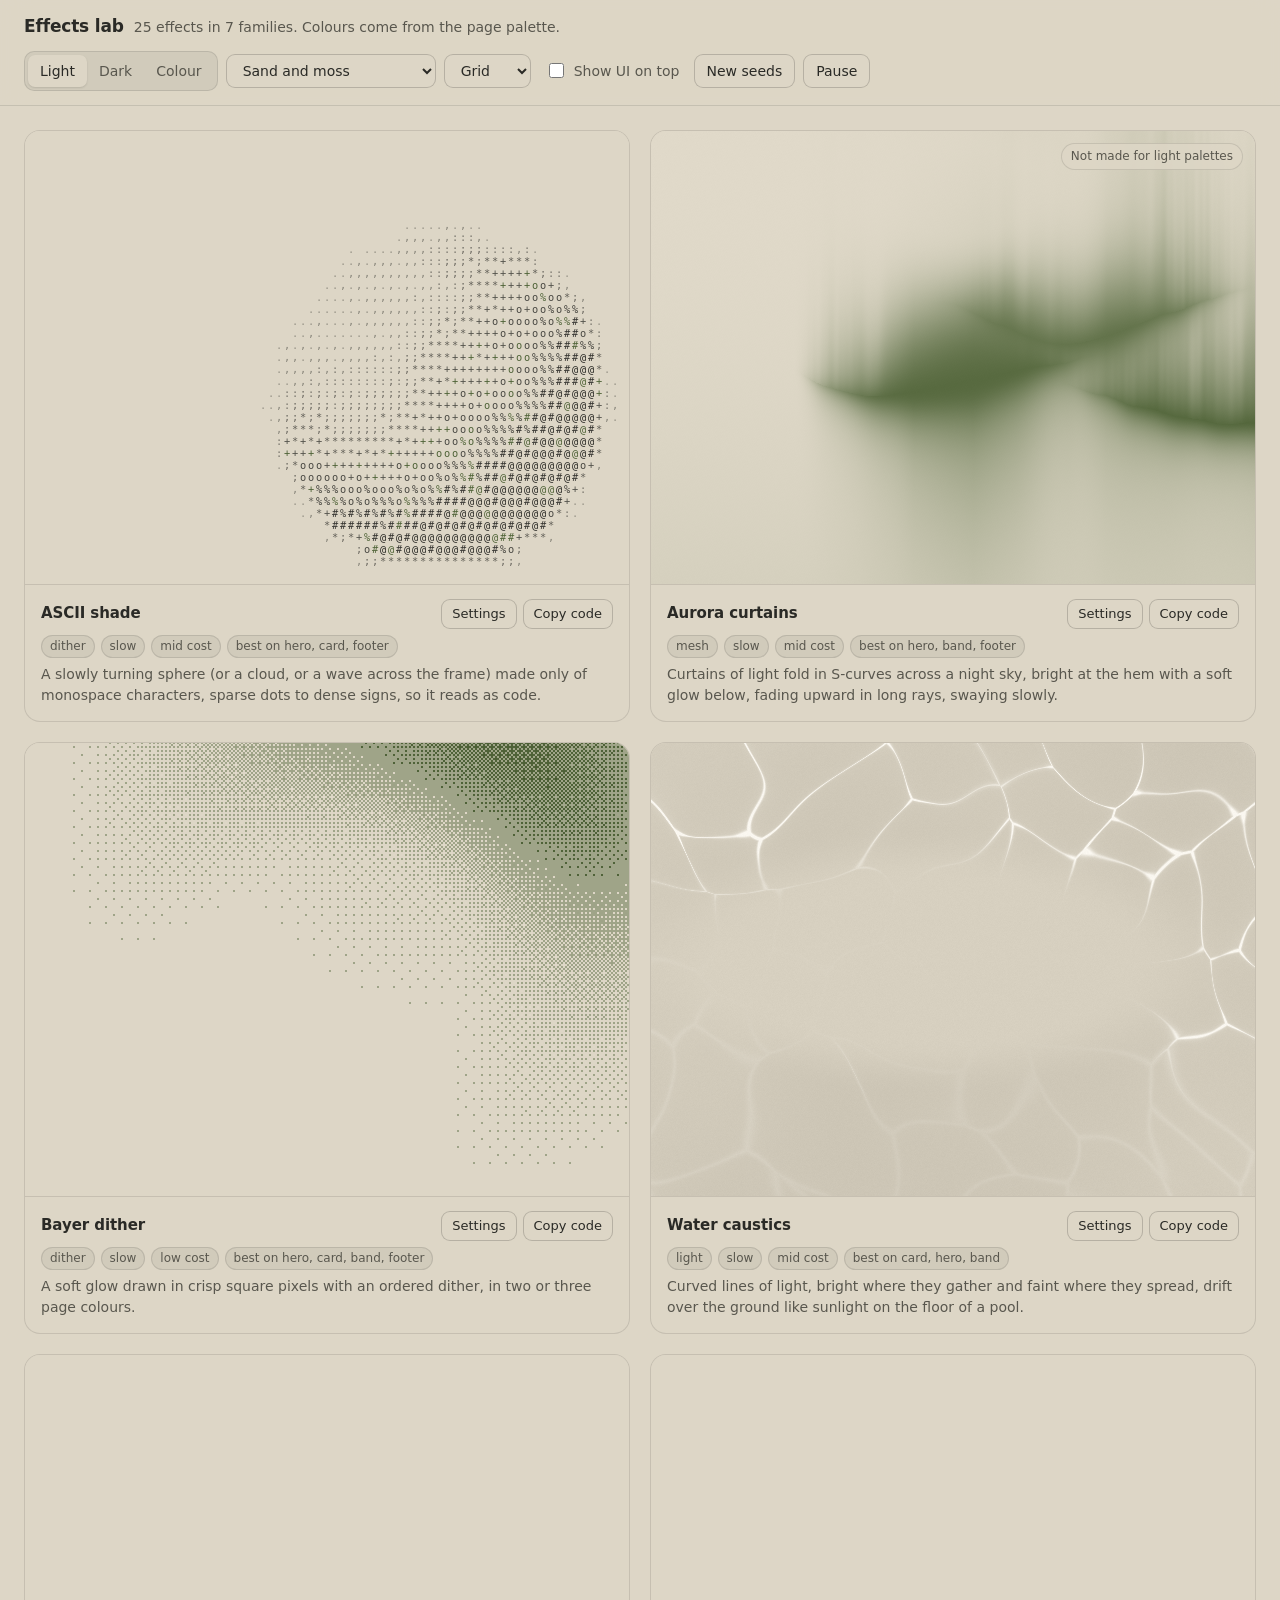
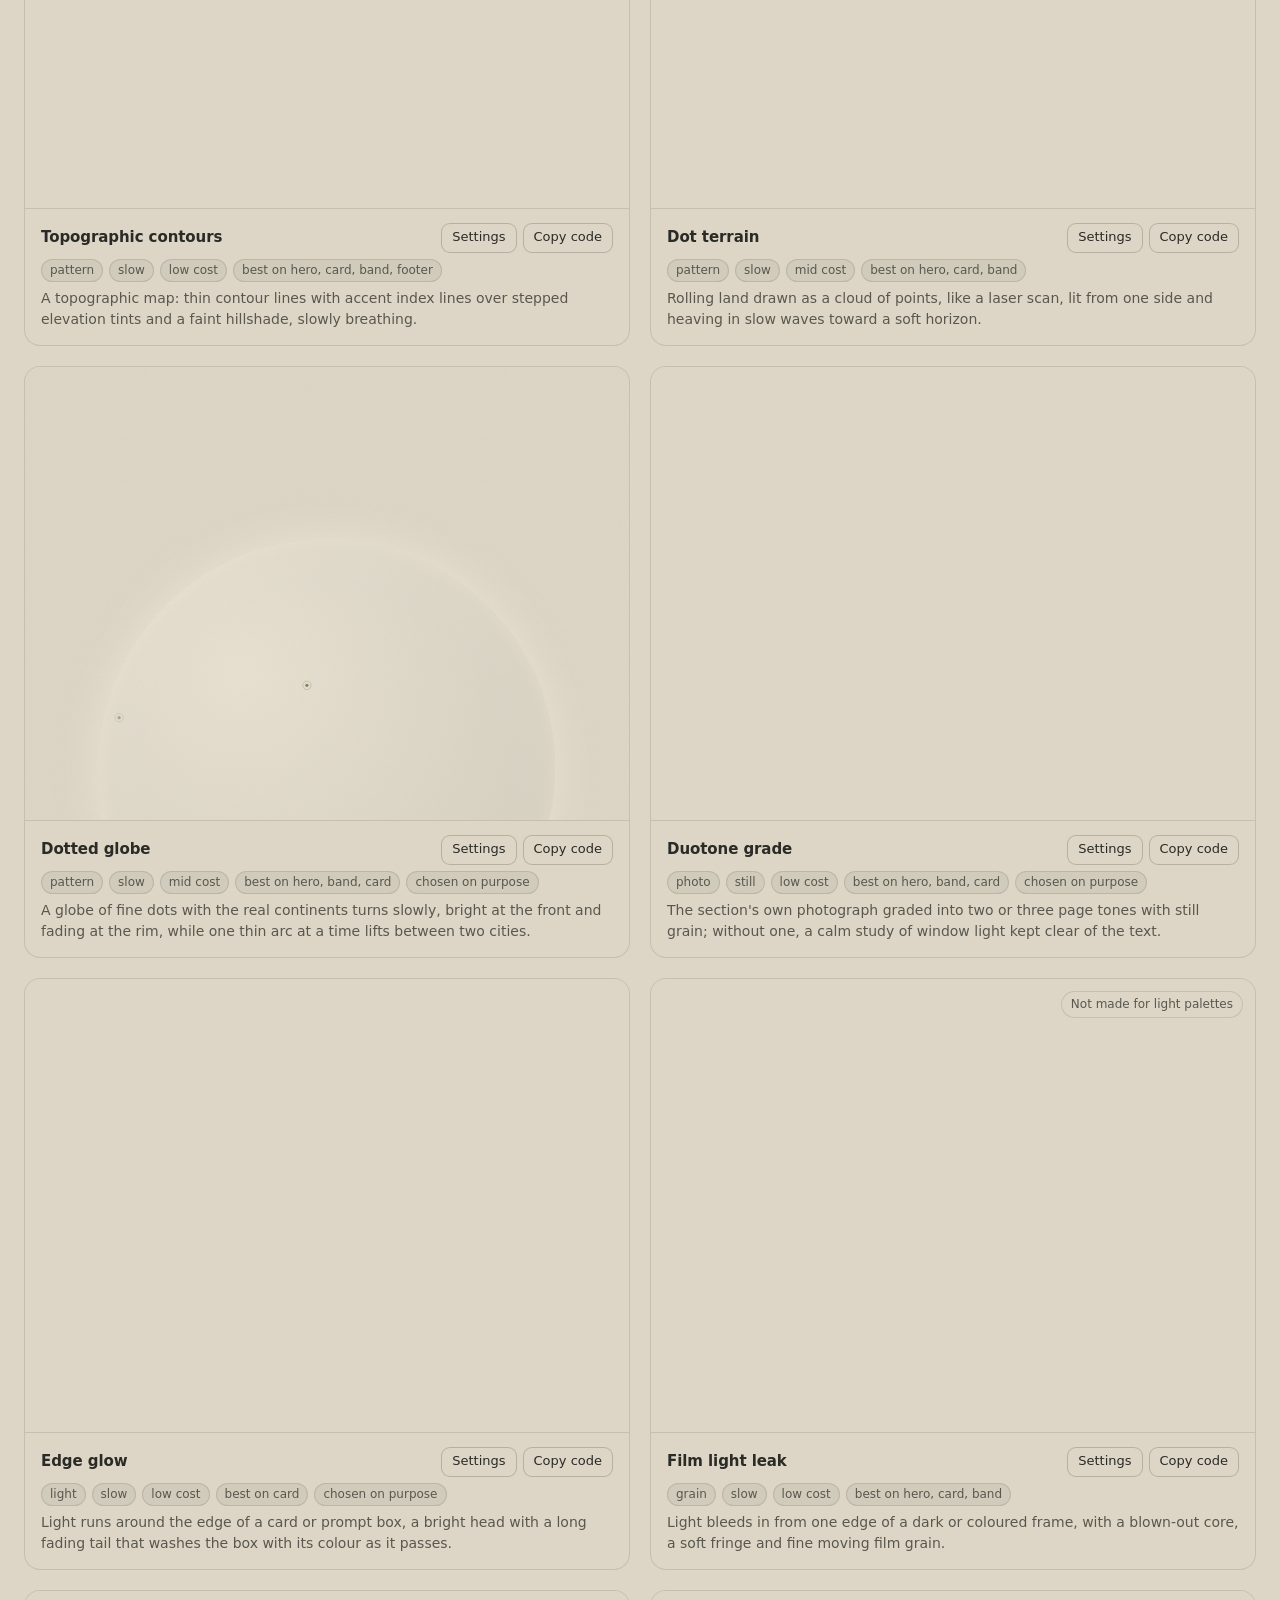
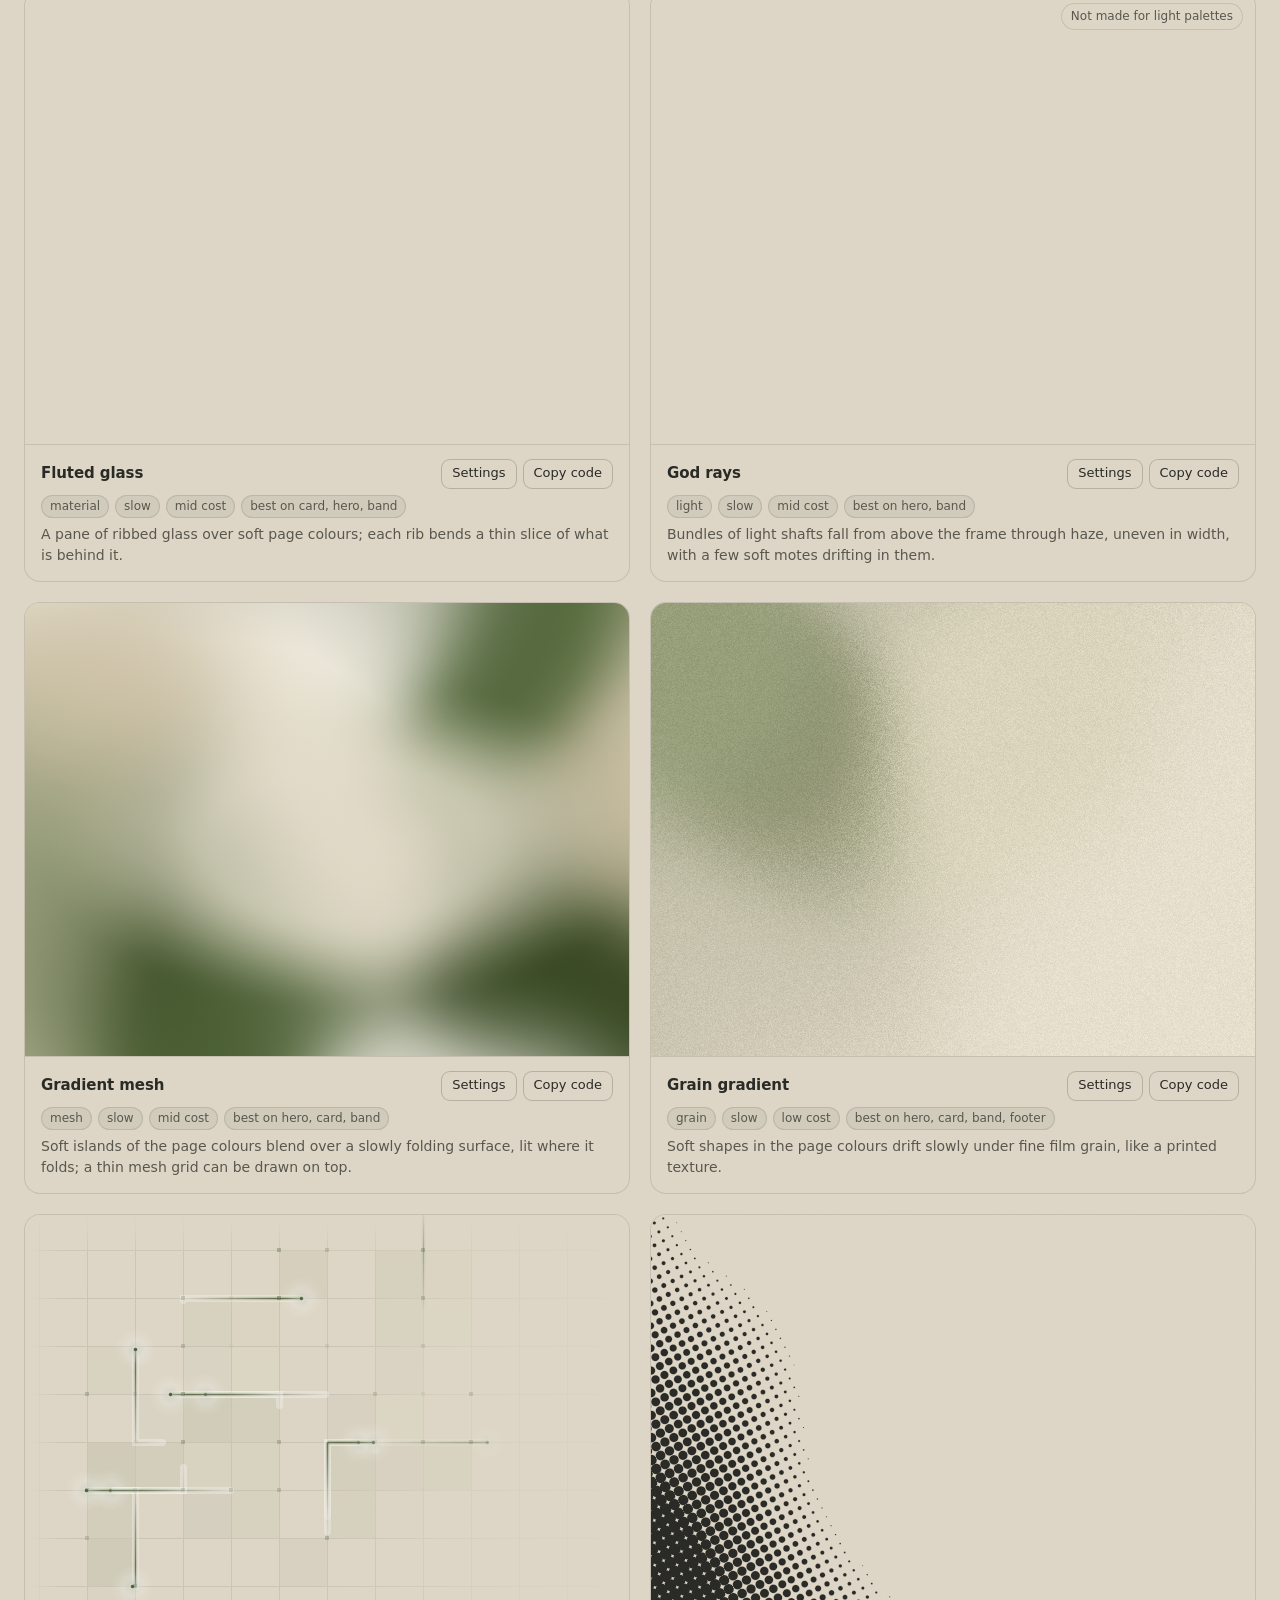
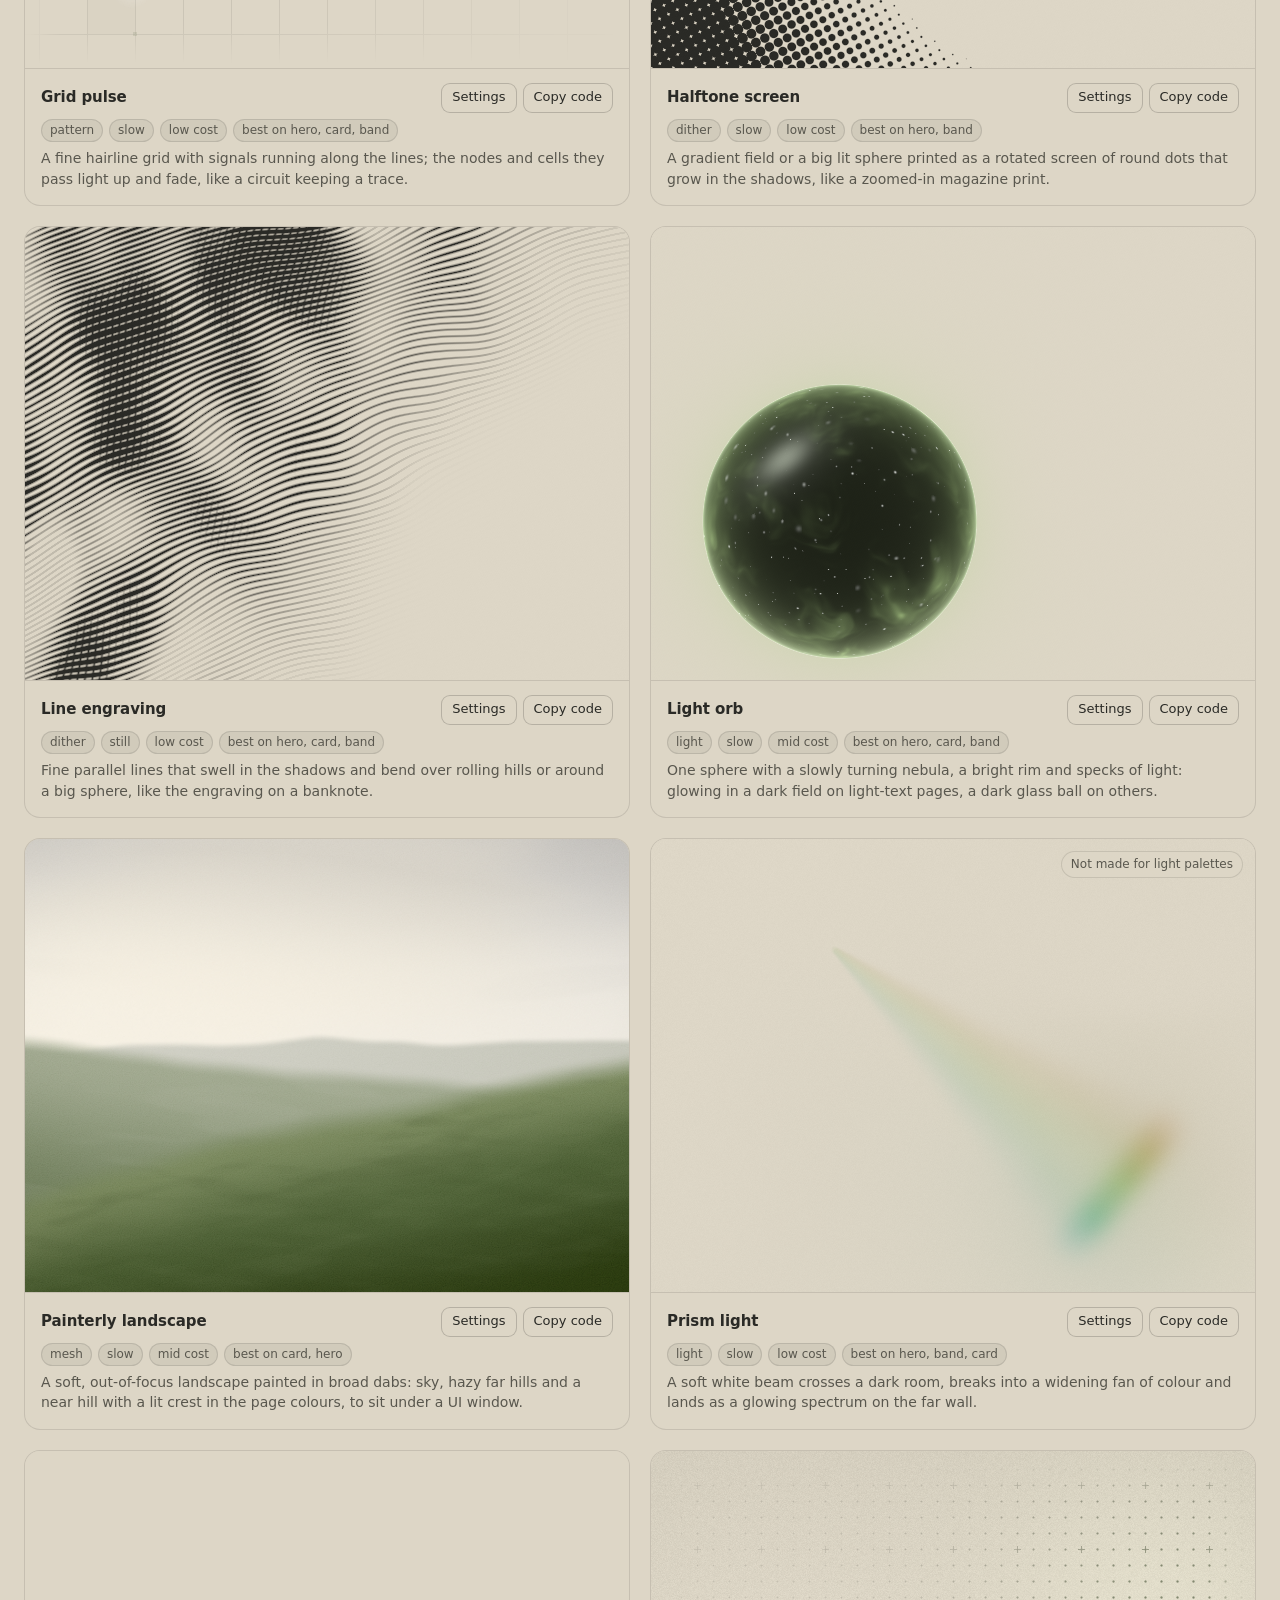
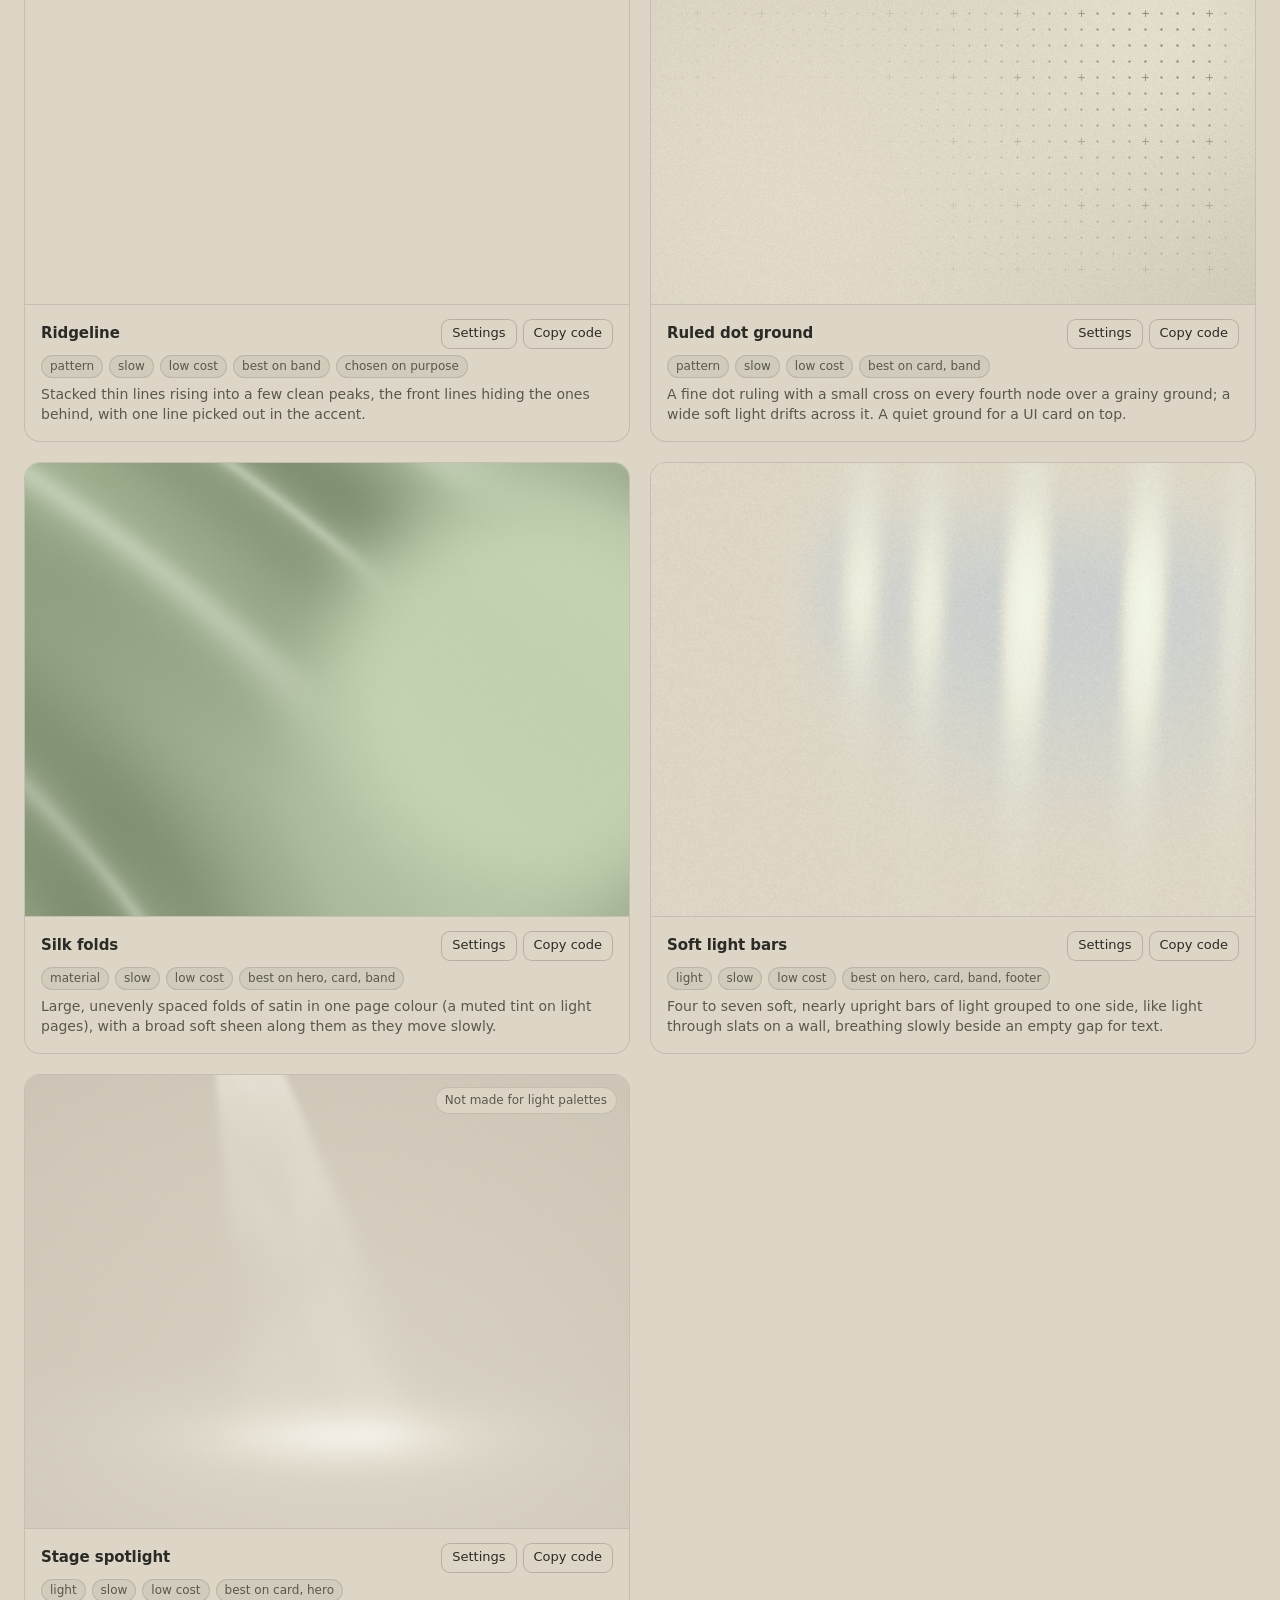
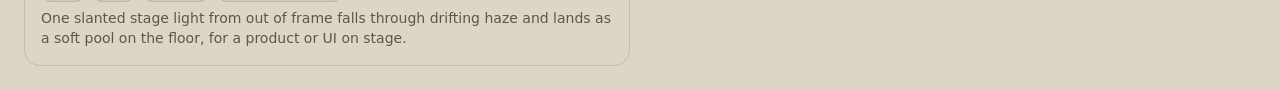
<file: .claude/skills/design-taste-frontend/assets/effects/lab.html>
<!doctype html>
<html lang="en">
<head>
<script>window.__tpGlMax = 16;   /* a gallery shows many live effects at once; a page of a site keeps the default 4 (fx.js) */</script>
<meta charset="utf-8">
<meta name="viewport" content="width=device-width, initial-scale=1">
<title>Effects lab</title>
<link rel="icon" href="data:,">
<style>
  :root {
    --bg: #ddd6c6; --surface: #d2cab8; --ink: #2a2a26; --muted: #59574e; --accent: #4f6238; --accent-ink: #ffffff;
    --line: color-mix(in oklab, var(--ink) 13%, transparent);
    --line-strong: color-mix(in oklab, var(--ink) 22%, transparent);
    --chip: color-mix(in oklab, var(--ink) 6%, var(--bg));
    --radius: 16px;
    color-scheme: light;
  }
  * { box-sizing: border-box; }
  html { -webkit-text-size-adjust: 100%; }
  body {
    margin: 0; background: var(--bg); color: var(--ink);
    font: 14px/1.45 ui-sans-serif, system-ui, -apple-system, "Segoe UI", Roboto, "Helvetica Neue", Arial, sans-serif;
    -webkit-font-smoothing: antialiased;
  }
  button, select, input { font: inherit; color: inherit; }
  .bar {
    position: sticky; top: 0; z-index: 20;
    display: flex; flex-wrap: wrap; align-items: center; justify-content: space-between; gap: 12px 20px;
    padding: 14px 24px; background: color-mix(in oklab, var(--bg) 90%, transparent);
    backdrop-filter: saturate(1.2) blur(14px); -webkit-backdrop-filter: saturate(1.2) blur(14px);
    border-bottom: 1px solid var(--line);
  }
  .title { display: flex; align-items: baseline; gap: 10px; min-width: 0; }
  .title h1 { margin: 0; font-size: 17px; font-weight: 640; letter-spacing: -0.01em; }
  .title p { margin: 0; color: var(--muted); white-space: nowrap; overflow: hidden; text-overflow: ellipsis; }
  .controls { display: flex; flex-wrap: wrap; align-items: center; gap: 8px; }
  .seg { display: inline-flex; padding: 3px; border-radius: 10px; background: var(--chip); border: 1px solid var(--line); }
  .seg button { border: 0; background: transparent; padding: 6px 12px; border-radius: 7px; cursor: pointer; color: var(--muted); }
  .seg button[aria-pressed="true"] { background: var(--bg); color: var(--ink); box-shadow: 0 1px 2px color-mix(in oklab, var(--ink) 14%, transparent); }
  .btn, select {
    height: 34px; padding: 0 12px; border-radius: 9px; border: 1px solid var(--line-strong); background: var(--bg);
    cursor: pointer; display: inline-flex; align-items: center; gap: 6px;
  }
  .btn:hover, select:hover { border-color: color-mix(in oklab, var(--ink) 35%, transparent); }
  .btn.primary { background: var(--ink); color: var(--bg); border-color: var(--ink); }
  label.check { display: inline-flex; align-items: center; gap: 7px; padding: 0 6px; cursor: pointer; color: var(--muted); }
  label.check input { accent-color: var(--accent); width: 15px; height: 15px; }
  select { max-width: 210px; }

  .grid {
    display: grid; gap: 20px; padding: 24px; max-width: 1680px; margin: 0 auto;
    grid-template-columns: repeat(auto-fit, minmax(min(100%, 400px), 1fr));
  }
  body[data-layout="wide"] .grid { grid-template-columns: 1fr; max-width: 1280px; }
  body[data-layout="hero"] .grid { grid-template-columns: 1fr; max-width: none; padding: 0; gap: 0; }
  .tile { border: 1px solid var(--line); border-radius: var(--radius); overflow: hidden; background: var(--bg); display: flex; flex-direction: column; min-width: 0; }
  body[data-layout="hero"] .tile { border-radius: 0; border-width: 0 0 1px; }
  .stage { position: relative; aspect-ratio: 4 / 3; overflow: hidden; }
  body[data-layout="wide"] .stage { aspect-ratio: 16 / 9; }
  body[data-layout="hero"] .stage { aspect-ratio: auto; height: 100vh; min-height: 560px; }
  .stage[data-unfit]::after {
    content: attr(data-unfit); position: absolute; top: 12px; right: 12px; padding: 4px 9px; border-radius: 999px;
    font-size: 12px; background: color-mix(in oklab, var(--bg) 85%, transparent); color: var(--muted); border: 1px solid var(--line);
  }

  /* sample content that sits on the effect */
  .sample { position: absolute; inset: 0; display: none; pointer-events: none; }
  body[data-ui="1"] .sample { display: block; }
  .sample-card {
    position: absolute; left: 22px; bottom: 22px; width: min(232px, calc(100% - 44px));
    display: grid; grid-template-columns: 36px 1fr; gap: 10px; align-items: center;
    padding: 12px 14px 12px 12px; border-radius: 12px; background: var(--surface); color: var(--ink);
    box-shadow: 0 1px 1px color-mix(in oklab, var(--ink) 8%, transparent), 0 10px 30px -12px rgb(0 0 0 / 0.3);
    border: 1px solid color-mix(in oklab, var(--ink) 8%, transparent);
  }
  .sample-card .ic {
    width: 36px; height: 36px; border-radius: 8px; background: var(--bg);
    background-image: radial-gradient(color-mix(in oklab, var(--ink) 55%, transparent) 1.1px, transparent 1.4px);
    background-size: 6px 6px; background-position: 3px 3px; border: 1px solid var(--line);
  }
  .sample-card b { display: block; font-size: 13px; font-weight: 600; }
  .sample-card span { display: block; font-size: 12px; color: var(--muted); font-variant-numeric: tabular-nums; }
  .sample-card .track { grid-column: 1 / -1; height: 4px; border-radius: 4px; background: color-mix(in oklab, var(--ink) 12%, transparent); position: relative; }
  .sample-card .track i { position: absolute; inset: 0 45% 0 0; border-radius: inherit; background: var(--accent); }
  .sample-head { position: absolute; left: 24px; top: 22px; right: 24px; color: var(--ink); }
  .sample-head b { display: block; font-size: clamp(18px, 2.2vw, 30px); font-weight: 640; letter-spacing: -0.02em; line-height: 1.1; max-width: 16ch; }
  .sample-head span { display: block; margin-top: 6px; color: var(--muted); max-width: 34ch; }
  body[data-layout="hero"] .sample-head { left: 48px; top: auto; bottom: 30vh; }
  body[data-layout="hero"] .sample-head b { font-size: clamp(36px, 5vw, 72px); }
  body[data-layout="hero"] .sample-card { left: 48px; bottom: 48px; }

  /* card layout: a feature card with an inset effect panel and a small UI window on it */
  .card-head { display: none; }
  body[data-layout="card"] .grid { grid-template-columns: repeat(auto-fit, minmax(min(100%, 460px), 1fr)); max-width: 1240px; gap: 16px; }
  body[data-layout="card"] .tile { padding: 22px; border: 0; background: color-mix(in oklab, var(--ink) 4.5%, var(--bg)); border-radius: 18px; }
  body[data-layout="card"] .card-head { display: block; }
  .card-head b { display: block; font-size: 15px; font-weight: 620; }
  .card-head p { margin: 4px 0 0; color: var(--muted); max-width: 52ch; }
  body[data-layout="card"] .stage { margin-top: 18px; border-radius: 12px; aspect-ratio: 16 / 10; }
  body[data-layout="card"] .info { display: none; }
  body[data-layout="card"] .sample { display: block; }
  body[data-layout="card"] .sample-head, body[data-layout="card"] .sample-card { display: none; }
  .window { display: none; }
  body[data-layout="card"] .window {
    display: block; position: absolute; left: 50%; top: 54%; transform: translate(-50%, -50%); width: 64%;
    border-radius: 10px; background: var(--surface); color: var(--ink);
    box-shadow: 0 1px 0 color-mix(in oklab, var(--ink) 6%, transparent), 0 18px 40px -16px rgb(0 0 0 / 0.35);
    border: 1px solid color-mix(in oklab, var(--ink) 10%, transparent); overflow: hidden; font-size: 12px;
  }
  .window .wbar { display: flex; align-items: center; gap: 5px; padding: 8px 10px; border-bottom: 1px solid var(--line); }
  .window .wbar i { width: 7px; height: 7px; border-radius: 50%; background: color-mix(in oklab, var(--ink) 22%, transparent); }
  .window .wbar span { margin-left: 8px; color: var(--muted); }
  .window .wbody { padding: 12px 12px 14px; display: grid; gap: 8px; }
  .window .wrow { display: flex; align-items: center; justify-content: space-between; gap: 10px; }
  .window .wrow em { font-style: normal; color: var(--muted); font-variant-numeric: tabular-nums; }
  .window .wbtn { justify-self: start; margin-top: 2px; padding: 5px 10px; border-radius: 7px; background: var(--accent); color: var(--accent-ink); font-weight: 600; }
  .info { padding: 14px 16px 16px; display: grid; gap: 4px; border-top: 1px solid var(--line); }
  body[data-layout="hero"] .info { display: none; }
  .info-top { display: flex; align-items: center; justify-content: space-between; gap: 12px; }
  .info h2 { margin: 0; font-size: 15px; font-weight: 620; letter-spacing: -0.005em; }
  .tags { display: flex; flex-wrap: wrap; gap: 6px; margin: 2px 0 2px; }
  .tags span { font-size: 12px; padding: 2px 8px; border-radius: 999px; background: var(--chip); color: var(--muted); border: 1px solid var(--line); }
  .look { margin: 0; color: var(--muted); }
  .actions { display: flex; gap: 6px; flex: none; }
  .actions .btn { height: 30px; padding: 0 10px; font-size: 13px; }

  .params { display: none; padding: 4px 16px 16px; gap: 10px 18px; grid-template-columns: repeat(auto-fill, minmax(170px, 1fr)); }
  .tile.open .params { display: grid; }
  .param { display: grid; gap: 4px; }
  .param label { display: flex; justify-content: space-between; font-size: 12px; color: var(--muted); }
  .param output { color: var(--ink); font-variant-numeric: tabular-nums; }
  .param input[type=range] { width: 100%; accent-color: var(--ink); margin: 0; }
  .params .row { grid-column: 1 / -1; display: flex; gap: 8px; align-items: center; }
  .params .row input { width: 90px; height: 30px; border-radius: 8px; border: 1px solid var(--line-strong); background: var(--bg); padding: 0 8px; }

  .empty { padding: 80px 24px; text-align: center; color: var(--muted); }
  .toast {
    position: fixed; left: 50%; bottom: 24px; transform: translate(-50%, 20px); opacity: 0; pointer-events: none;
    background: var(--ink); color: var(--bg); padding: 9px 14px; border-radius: 10px; transition: .25s ease; z-index: 30;
  }
  .toast.on { opacity: 1; transform: translate(-50%, 0); }
  @media (max-width: 640px) {
    .bar { padding: 12px 16px; }
    .grid { padding: 16px; gap: 16px; }
    .title p { display: none; }
  }
</style>
</head>
<body data-layout="grid">
<header class="bar">
  <div class="title">
    <h1>Effects lab</h1>
    <p id="count"></p>
  </div>
  <div class="controls">
    <div class="seg" role="group" aria-label="Palette type">
      <button type="button" data-kind="light">Light</button>
      <button type="button" data-kind="dark">Dark</button>
      <button type="button" data-kind="colour">Colour</button>
    </div>
    <select id="pal" aria-label="Palette"></select>
    <select id="layout" aria-label="Layout"><option value="grid">Grid</option><option value="card">Cards</option><option value="wide">Wide</option><option value="hero">Hero</option></select>
    <label class="check"><input type="checkbox" id="ui"> Show UI on top</label>
    <button type="button" class="btn" id="reseed">New seeds</button>
    <button type="button" class="btn" id="pause">Pause</button>
  </div>
</header>
<main class="grid" id="grid"></main>
<div class="toast" id="toast" role="status"></div>
<script id="palettes" type="application/json">[{"id":"white-link-blue","name":"Sheet and biro","bg":"#ffffff","surface":"#f4f4f4","ink":"#111111","muted":"#6b6b6b","accent":"#1a4be0","accentInk":"#ffffff"},{"id":"cool-white-slate","name":"Frost and slate","bg":"#f7f9fa","surface":"#ecf0f2","ink":"#1f3038","muted":"#5d6b72","accent":"#0d7480","accentInk":"#ffffff"},{"id":"rose-grey-green","name":"Rose grey, green","bg":"#ebe5e3","surface":"#e1dad7","ink":"#2b2622","muted":"#6a615d","accent":"#0f7d45","accentInk":"#ffffff"},{"id":"paper-grey-brass","name":"Newsprint and brass","bg":"#e8e8e3","surface":"#dcdcd6","ink":"#181715","muted":"#63625c","accent":"#bfb21a","accentInk":"#181715"},{"id":"stone-blueprint","name":"Stone and blueprint","bg":"#dfdedb","surface":"#d3d2ce","ink":"#26251e","muted":"#5f5d55","accent":"#2456d6","accentInk":"#ffffff"},{"id":"white-navy-tab","name":"Navy on white","bg":"#ffffff","surface":"#f4f4f2","ink":"#1f2b4d","muted":"#6a7186","accent":"#f7941d","accentInk":"#1f2b4d"},{"id":"three-stones","name":"Three stones","bg":"#eeecea","surface":"#e4e1dd","ink":"#333231","muted":"#6b6763","accent":"#5c6b54","accentInk":"#ffffff"},{"id":"putty-black-teal","name":"Putty and black","bg":"#dedad3","surface":"#d3cec6","ink":"#0a0a0a","muted":"#5c5852","accent":"#256f82","accentInk":"#ffffff"},{"id":"moss-sand","name":"Sand and moss","bg":"#ddd6c6","surface":"#d2cab8","ink":"#2a2a26","muted":"#59574e","accent":"#4f6238","accentInk":"#ffffff"},{"id":"green-mat-chocolate","name":"Bone, green, chocolate","bg":"#e5e1d8","surface":"#dad5ca","ink":"#2a1d17","muted":"#6b5b51","accent":"#456f3a","accentInk":"#ffffff"},{"id":"lunar-grey-bronze","name":"Lunar and bronze","bg":"#111111","surface":"#1c1c1c","ink":"#f2f2f2","muted":"#8f8f8f","accent":"#a08672","accentInk":"#111111"},{"id":"blue-black-cornflower","name":"Night and sky blue","bg":"#0a0d14","surface":"#131824","ink":"#e9edf3","muted":"#8891a1","accent":"#5ab9fc","accentInk":"#0a0d14"},{"id":"green-black-bone","name":"Green-black and bone","bg":"#161c1a","surface":"#1f2725","ink":"#e3e2da","muted":"#8e948d","accent":"#9fc7b8","accentInk":"#161c1a"},{"id":"black-crimson","name":"Black and crimson","bg":"#0a0a0a","surface":"#151515","ink":"#efefef","muted":"#8c8c8c","accent":"#b11226","accentInk":"#ffffff"},{"id":"forest-pale-lime","name":"Forest and lime","bg":"#0f1f10","surface":"#162a17","ink":"#ffffff","muted":"#9aa39a","accent":"#c6f19d","accentInk":"#0f1f10"},{"id":"charcoal-room-sage","name":"Charcoal and sage","bg":"#1c1c1c","surface":"#262626","ink":"#f1f1ef","muted":"#9a9b96","accent":"#8fa68e","accentInk":"#1c1c1c"},{"id":"warm-black-gold","name":"Warm black, gold","bg":"#0c0a08","surface":"#181512","ink":"#ffffff","muted":"#8f8a84","accent":"#c9a45a","accentInk":"#0c0a08"},{"id":"graphite-safety-orange","name":"Graphite and orange","bg":"#18191b","surface":"#222427","ink":"#eff0f1","muted":"#9c9ea3","accent":"#ff4a1f","accentInk":"#18191b"},{"id":"soot-pale-lime","name":"Soot and lime","bg":"#0f0f0f","surface":"#1a1a1a","ink":"#ffffff","muted":"#8f8f8f","accent":"#dafa9c","accentInk":"#0f0f0f"},{"id":"plum-black-pink","name":"Plum-black and pink","bg":"#0d060b","surface":"#1b0e17","ink":"#ffffff","muted":"#9a8f97","accent":"#ff488b","accentInk":"#0d060b"},{"id":"white-signal-red","name":"Signal red, white","bg":"#ffffff","surface":"#f2f2f2","ink":"#0a0a0a","muted":"#6b6b6b","accent":"#d92b21","accentInk":"#ffffff"},{"id":"white-mint-tiles","name":"Greys and mint","bg":"#ffffff","surface":"#f3f3f3","ink":"#232323","muted":"#6e6e6e","accent":"#a1ffcb","accentInk":"#232323"},{"id":"cool-grey-cobalt","name":"Cool grey, cobalt","bg":"#eef0f3","surface":"#e2e5ea","ink":"#0b0c0e","muted":"#5d6470","accent":"#1f2de6","accentInk":"#ffffff"},{"id":"offwhite-bottle-yellow","name":"Bottle ink, yellow","bg":"#f7f7f7","surface":"#ebebeb","ink":"#0d2a1c","muted":"#5f6b64","accent":"#f6e016","accentInk":"#0d2a1c"},{"id":"teal-on-paper","name":"Teal on paper","bg":"#f7f9f8","surface":"#ebf0ee","ink":"#06525c","muted":"#2f737d","accent":"#06525c","accentInk":"#f7f9f8"},{"id":"navy-pink","name":"Navy and pink","bg":"#1a2039","surface":"#212846","ink":"#f9a3c0","muted":"#b9879c","accent":"#f9a3c0","accentInk":"#1a2039"},{"id":"blush-aubergine","name":"Blush and aubergine","bg":"#edccbe","surface":"#e8c2b2","ink":"#351a2b","muted":"#6c4857","accent":"#351a2b","accentInk":"#edccbe"},{"id":"cobalt-on-sand","name":"Cobalt on sand","bg":"#e6dbc7","surface":"#ddd0b9","ink":"#062b8a","muted":"#3a5aa8","accent":"#062b8a","accentInk":"#e6dbc7"},{"id":"oxblood-grey","name":"Oxblood and grey","bg":"#e2e2e2","surface":"#d6d6d6","ink":"#7d0c14","muted":"#7a4a4e","accent":"#7d0c14","accentInk":"#e2e2e2"},{"id":"olive-on-bone","name":"Olive on bone","bg":"#ecebe7","surface":"#e1dfd9","ink":"#38450f","muted":"#5d683a","accent":"#38450f","accentInk":"#ecebe7"},{"id":"burgundy-bubblegum","name":"Burgundy and bubblegum","bg":"#3d0012","surface":"#4d0519","ink":"#ff99d3","muted":"#c77aa0","accent":"#ff99d3","accentInk":"#3d0012"},{"id":"bottle-green-gold","name":"Bottle green, gold","bg":"#133621","surface":"#1a4429","ink":"#f4d96c","muted":"#b3a55e","accent":"#f4d96c","accentInk":"#133621"},{"id":"cobalt-field","name":"Cobalt field","bg":"#0034eb","surface":"#002fd6","ink":"#ffffff","muted":"#dfe4f2","accent":"#e9e34a","accentInk":"#111111"},{"id":"mustard-field","name":"Mustard and black","bg":"#e1ac10","surface":"#cd9d0f","ink":"#0b0b0b","muted":"#4d3d0a","accent":"#24338f","accentInk":"#ffffff"},{"id":"carmine-field","name":"Carmine field","bg":"#9c1220","surface":"#8a101c","ink":"#ffffff","muted":"#f0b9bd","accent":"#ffd9dc","accentInk":"#9c1220"},{"id":"pink-field-lime","name":"Bubblegum and lime","bg":"#ff87ab","surface":"#ff739d","ink":"#0a0a0a","muted":"#6b1f3a","accent":"#def915","accentInk":"#0a0a0a"},{"id":"sky-field-navy","name":"Sky and navy","bg":"#6bb4ee","surface":"#7dbdf0","ink":"#0e1822","muted":"#1b3d5c","accent":"#ff5a1f","accentInk":"#0e1822"},{"id":"orange-field-black","name":"Orange and black","bg":"#ff7a1f","surface":"#ff8633","ink":"#050f16","muted":"#5a2306","accent":"#050f16","accentInk":"#ff7a1f"},{"id":"tobacco-olive","name":"Tobacco and olive","bg":"#472913","surface":"#55321a","ink":"#e4e0cf","muted":"#b39f84","accent":"#525e1b","accentInk":"#e4e0cf"},{"id":"poster-chapters","name":"Poster chapters","bg":"#e6e0d2","surface":"#dcd5c5","ink":"#1a1a1a","muted":"#5f5b52","accent":"#18bc42","accentInk":"#1a1a1a"},{"id":"blue-red-black","name":"Blue, red, black","bg":"#ffffff","surface":"#f3f3f3","ink":"#0a0a0a","muted":"#6b6b6b","accent":"#1f30e0","accentInk":"#ffffff"},{"id":"charcoal-primaries","name":"Charcoal and primaries","bg":"#191919","surface":"#242424","ink":"#ffffff","muted":"#9a9a9a","accent":"#0c7866","accentInk":"#ffffff"},{"id":"ultramarine-yellow","name":"Ultramarine and yellow","bg":"#1423b8","surface":"#1220a6","ink":"#ffffff","muted":"#e4e2d6","accent":"#1fc27a","accentInk":"#0a0a0a"},{"id":"candy-chapters","name":"Candy chapters","bg":"#ffd249","surface":"#f5c63c","ink":"#0a0a0a","muted":"#5e4a0a","accent":"#f53fd6","accentInk":"#0a0a0a"},{"id":"orange-sky-lime","name":"Orange, sky, lime","bg":"#ff8126","surface":"#ff8d3a","ink":"#111111","muted":"#5c2a05","accent":"#de194b","accentInk":"#ffffff"},{"id":"post-red-mustard","name":"Post red, mustard","bg":"#e2dccf","surface":"#d7d0c1","ink":"#2a1110","muted":"#6b524c","accent":"#4a6f84","accentInk":"#ffffff"},{"id":"mint-orange-grey","name":"Grey, mint, orange","bg":"#ffffff","surface":"#f5f5f5","ink":"#000000","muted":"#666666","accent":"#a7ff9c","accentInk":"#000000"},{"id":"report-blocks","name":"Report blocks","bg":"#ffffff","surface":"#f6f6f6","ink":"#000000","muted":"#5f5f5f","accent":"#fe7141","accentInk":"#000000"},{"id":"card-pastels","name":"Card pastels","bg":"#f7f7f5","surface":"#ebebe8","ink":"#000000","muted":"#666662","accent":"#d0106f","accentInk":"#ffffff"},{"id":"mint-pink-accounts","name":"Mint and pink","bg":"#f8f8f8","surface":"#eeeeee","ink":"#0a0a0a","muted":"#6a6a6a","accent":"#1f6b3a","accentInk":"#ffffff"},{"id":"swap-pastels","name":"Swapping pastels","bg":"#c3d7e5","surface":"#d0e0eb","ink":"#141414","muted":"#4a5068","accent":"#0f5257","accentInk":"#ffffff"},{"id":"blush-sage-slate","name":"Blush, sage, slate","bg":"#a6b3bc","surface":"#b2bdc5","ink":"#1c1c1c","muted":"#38424a","accent":"#2c3620","accentInk":"#e3e2da"},{"id":"candy-on-black","name":"Candy on black","bg":"#000000","surface":"#0d0d0d","ink":"#ffffff","muted":"#999999","accent":"#93f1f7","accentInk":"#000000"},{"id":"sky-sand","name":"Sky and sand","bg":"#cbe4f2","surface":"#bcdcee","ink":"#0a0a0a","muted":"#44606e","accent":"#b0298f","accentInk":"#ffffff"},{"id":"studio-grey","name":"Studio grey","bg":"#a8a8aa","surface":"#b4b4b6","ink":"#0e0e0e","muted":"#3a3a3c","accent":"#1f5c49","accentInk":"#ffffff"},{"id":"walnut-tan","name":"Walnut and tan","bg":"#2b2216","surface":"#382d1e","ink":"#e4e2da","muted":"#a39a8b","accent":"#bda38b","accentInk":"#2b2216"}]</script>
<script id="presets" type="application/json">{"light":"moss-sand","dark":"blue-black-cornflower","colour":"cobalt-field"}</script>
<script type="module">
  import fx from './fx.js';

  const q = new URLSearchParams(location.search);
  const PALETTES = JSON.parse(document.getElementById('palettes').textContent);
  const PRESETS = JSON.parse(document.getElementById('presets').textContent);
  const byId = Object.fromEntries(PALETTES.map(p => [p.id, p]));
  const $ = s => document.querySelector(s);
  const grid = $('#grid');

  if (q.has('fallback')) fx.config.forceFallback = true;
  if (q.has('webgl1')) fx.config.forceWebGL1 = true;
  if (q.has('time')) fx.setClock(+q.get('time'));
  document.body.dataset.layout = ['wide', 'hero', 'card'].includes(q.get('layout')) ? q.get('layout') : 'grid';
  $('#layout').value = document.body.dataset.layout;
  $('#layout').addEventListener('change', e => { document.body.dataset.layout = e.target.value; syncUrl(); });
  document.body.dataset.ui = q.get('ui') === '1' ? '1' : '0';
  $('#ui').checked = document.body.dataset.ui === '1';

  let palette = pickPalette(q.get('palette') || 'light');
  let paused = false;
  const tiles = [];

  function pickPalette(key) {
    const id = PRESETS[key] || key;
    return byId[id] || byId[PRESETS.light] || PALETTES[0];
  }
  function applyPalette(p) {
    const r = document.documentElement.style;
    r.setProperty('--bg', p.bg); r.setProperty('--surface', p.surface); r.setProperty('--ink', p.ink);
    r.setProperty('--muted', p.muted); r.setProperty('--accent', p.accent); r.setProperty('--accent-ink', p.accentInk);
    document.documentElement.style.colorScheme = fx.paletteKind(p) === 'light' ? 'light' : 'dark';
    const kind = fx.paletteKind(p);
    for (const b of document.querySelectorAll('.seg button')) b.setAttribute('aria-pressed', String(PRESETS[b.dataset.kind] === p.id));
    $('#pal').value = p.id;
    for (const t of tiles) {
      const fits = t.meta.palettes.includes(kind);
      if (fits) t.stage.removeAttribute('data-unfit'); else t.stage.setAttribute('data-unfit', `Not made for ${kind} palettes`);
      t.ctrl?.setPalette(fx.normalizePalette(p));
    }
  }
  function toast(msg) {
    const el = $('#toast'); el.textContent = msg; el.classList.add('on');
    clearTimeout(toast.t); toast.t = setTimeout(() => el.classList.remove('on'), 1600);
  }
  const fmt = (v, d) => (d.step && d.step >= 1 ? String(Math.round(v)) : (+v).toFixed(2));

  function snippet(t) {
    const p = t.ctrl.params, d = t.meta.params || {};
    const changed = Object.fromEntries(Object.entries(p).filter(([k, v]) => d[k] && v !== d[k].default));
    const attrs = [`data-fx="${t.meta.id}"`, `data-fx-seed="${t.ctrl.seed}"`];
    if (Object.keys(changed).length) attrs.push(`data-fx-params='${JSON.stringify(changed)}'`);
    return `<div ${attrs.join(' ')}></div>`;
  }

  function buildTile(meta, i) {
    const tile = document.createElement('article');
    tile.className = 'tile';
    tile.dataset.id = meta.id;
    tile.innerHTML = `
      <div class="card-head"><b></b><p></p></div>
      <div class="stage">
        <div class="sample" aria-hidden="true">
          <div class="window"><div class="wbar"><i></i><i></i><i></i><span>Settings</span></div>
            <div class="wbody"><div class="wrow"><span>Grain</span><em>0.60</em></div><div class="wrow"><span>Speed</span><em>0.50</em></div><span class="wbtn">Apply</span></div></div>
          <div class="sample-head"><b>A headline sits here</b><span>Secondary text, to check contrast on the effect.</span></div>
          <div class="sample-card"><div class="ic"></div><div><b></b><span></span></div><div class="track"><i></i></div></div>
        </div>
      </div>
      <div class="info">
        <div class="info-top">
          <h2></h2>
          <div class="actions">
            <button type="button" class="btn" data-act="params" aria-expanded="false">Settings</button>
            <button type="button" class="btn" data-act="copy">Copy code</button>
          </div>
        </div>
        <div class="tags"></div>
        <p class="look"></p>
      </div>
      <div class="params"></div>`;
    tile.querySelector('h2').textContent = meta.name;
    tile.querySelector('.card-head b').textContent = meta.name;
    tile.querySelector('.card-head p').textContent = meta.look;
    tile.querySelector('.window .wbar span').textContent = meta.name;
    const wk = Object.keys(meta.params || {}).slice(0, 2);
    tile.querySelectorAll('.window .wrow').forEach((row, n) => {
      const k = wk[n];
      if (!k) { row.remove(); return; }
      row.querySelector('span').textContent = k[0].toUpperCase() + k.slice(1);
      row.querySelector('em').textContent = fmt(meta.params[k].default, meta.params[k]);
    });
    tile.querySelector('.look').textContent = meta.look;
    tile.querySelector('.sample-card b').textContent = meta.name;
    const keys = Object.keys(meta.params || {}).slice(0, 2);
    tile.querySelector('.sample-card span').textContent = keys.map(k => `${k} ${fmt(meta.params[k].default, meta.params[k])}`).join(' · ');
    const tags = [meta.family, meta.motion, `${meta.cost} cost`, `best on ${meta.bestOn.join(', ')}`, ...(meta.random === false ? ['chosen on purpose'] : [])];
    tile.querySelector('.tags').append(...tags.map(s => Object.assign(document.createElement('span'), { textContent: s })));
    const stage = tile.querySelector('.stage');
    const seed = q.has('seed') ? (+q.get('seed') + i * 101) : 1000 + i * 37;
    const t = { meta, tile, stage, seed, ctrl: null };
    tile.querySelector('[data-act="copy"]').addEventListener('click', async () => {
      if (!t.ctrl) return;
      try { await navigator.clipboard.writeText(snippet(t)); toast('Code copied'); }
      catch (_) { prompt('Copy this code', snippet(t)); }
    });
    tile.querySelector('[data-act="params"]').addEventListener('click', e => {
      const open = tile.classList.toggle('open');
      e.currentTarget.setAttribute('aria-expanded', String(open));
    });
    buildParams(t);
    return t;
  }

  function buildParams(t) {
    const box = t.tile.querySelector('.params');
    box.innerHTML = '';
    for (const [k, d] of Object.entries(t.meta.params || {})) {
      const id = `${t.meta.id}-${k}`;
      const row = document.createElement('div');
      row.className = 'param';
      row.innerHTML = `<label for="${id}"><span>${k}</span><output></output></label><input type="range" id="${id}">`;
      const inp = row.querySelector('input'), out = row.querySelector('output');
      inp.min = d.min; inp.max = d.max; inp.step = d.step || (d.max - d.min) / 100; inp.value = d.default;
      out.textContent = fmt(d.default, d);
      inp.addEventListener('input', () => { out.textContent = fmt(+inp.value, d); t.ctrl?.set({ [k]: +inp.value }); });
      box.append(row);
    }
    const row = document.createElement('div');
    row.className = 'row';
    row.innerHTML = `<span>Seed</span><input type="number" min="0" max="9999" step="1"><button type="button" class="btn">Reset</button>`;
    const seedIn = row.querySelector('input');
    seedIn.value = t.seed;
    seedIn.addEventListener('change', () => { t.seed = +seedIn.value || 0; remount(t); });
    row.querySelector('button').addEventListener('click', () => { buildParams(t); remount(t); });
    box.append(row);
  }

  async function remount(t, params) {
    t.ctrl = await fx.mount(t.stage, t.meta.id, { palette: fx.normalizePalette(palette), params: params || currentParams(t), seed: t.seed });
    if (paused) t.ctrl.pause();
    t.tile.querySelector('.params .row input').value = t.seed;
    // the seed may place the calm area and focal point (fx.compose): show the values in use
    for (const [k, d] of Object.entries(t.meta.params || {})) {
      const inp = t.tile.querySelector(`#${t.meta.id}-${k}`);
      if (inp && t.ctrl.params[k] != null) { inp.value = t.ctrl.params[k]; inp.previousElementSibling.querySelector('output').textContent = fmt(t.ctrl.params[k], d); }
    }
  }
  function currentParams(t) {
    const out = {};
    for (const inp of t.tile.querySelectorAll('.param input')) out[inp.id.slice(t.meta.id.length + 1)] = +inp.value;
    return out;
  }

  // controls
  for (const b of document.querySelectorAll('.seg button')) {
    b.addEventListener('click', () => { palette = pickPalette(b.dataset.kind); applyPalette(palette); syncUrl(); });
  }
  const sel = $('#pal');
  const groups = { light: [], dark: [], colour: [] };
  for (const p of PALETTES) groups[fx.paletteKind(p)].push(p);
  for (const [k, list] of Object.entries(groups)) {
    const og = document.createElement('optgroup');
    og.label = k[0].toUpperCase() + k.slice(1);
    for (const p of list) og.append(new Option(p.name, p.id));
    sel.append(og);
  }
  sel.addEventListener('change', () => { palette = pickPalette(sel.value); applyPalette(palette); syncUrl(); });
  $('#ui').addEventListener('change', e => {
    document.body.dataset.ui = e.target.checked ? '1' : '0';
    syncUrl();
    // a page puts the calm area where its text is; with the sample text on, do the same
    const calm = textCalm();
    for (const t of tiles) remount(t, calm ? { ...currentParams(t), ...calm } : {});
  });
  $('#layout').addEventListener('change', () => {
    const calm = textCalm();
    if (calm) for (const t of tiles) remount(t, { ...currentParams(t), ...calm });
  });
  // where the sample headline sits (0..1 of the frame), or null when no text is on the effect
  function textCalm() {
    const layout = document.body.dataset.layout;
    if (document.body.dataset.ui !== '1' || layout === 'card') return null;
    return layout === 'hero' ? { calmX: 0.2, calmY: 0.62 } : { calmX: 0.2, calmY: 0.18 };
  }
  $('#reseed').addEventListener('click', () => {
    for (const t of tiles) { t.seed = Math.floor(Math.random() * 10000); remount(t); }
  });
  $('#pause').addEventListener('click', e => {
    paused = !paused;
    e.currentTarget.textContent = paused ? 'Play' : 'Pause';
    for (const t of tiles) paused ? t.ctrl?.pause() : t.ctrl?.resume();
  });
  function syncUrl() {
    const u = new URL(location.href);
    u.searchParams.set('palette', palette.id);
    if (document.body.dataset.ui === '1') u.searchParams.set('ui', '1'); else u.searchParams.delete('ui');
    if (document.body.dataset.layout !== 'grid') u.searchParams.set('layout', document.body.dataset.layout); else u.searchParams.delete('layout');
    history.replaceState(null, '', u);
  }

  // load
  let index;
  try { index = await fetch('./index.json', { cache: 'no-store' }).then(r => { if (!r.ok) throw new Error(r.status); return r.json(); }); }
  catch (err) { grid.innerHTML = '<p class="empty">index.json did not load. Run: node scripts/effects.mjs index, and serve this folder over http.</p>'; throw err; }
  let list = index.effects || [];
  const only = (q.get('only') || '').split(',').map(s => s.trim()).filter(Boolean);
  if (only.length) list = only.map(id => list.find(e => e.id === id)).filter(Boolean);
  if (q.get('family')) list = list.filter(e => e.family === q.get('family'));
  const kinds = new Set(list.map(e => e.family));
  $('#count').textContent = `${list.length} effect${list.length === 1 ? '' : 's'} in ${kinds.size} famil${kinds.size === 1 ? 'y' : 'ies'}. Colours come from the page palette.`;
  if (!list.length) grid.innerHTML = '<p class="empty">No effects match.</p>';
  list.forEach((meta, i) => { const t = buildTile(meta, i); tiles.push(t); grid.append(t.tile); });
  applyPalette(palette);
  await Promise.all(tiles.map(t => remount(t, { ...(textCalm() || {}) })));
  document.documentElement.dataset.ready = '1';
</script>
</body>
</html>
</file>
<file: css/styles.css>
/* ==========================================================================
   Portafolio — Luis Ángel Díaz Bernal
   Índice de secciones (buscar el título en mayúsculas):
     (inicio: variables de color claro/oscuro y estilos base)
     NAVBAR · BUTTONS · HERO · SECTIONS · TIMELINE · SKILLS · SERVICES
     PROJECTS · PAGINATION · TESTIMONIALS · INSTALLATIONS · EDUCATION
     DOCUMENTS · CONTACT · FOOTER · MODALS · VIEWER · REVEAL ANIMATION
     RESPONSIVE (media queries al final)
   ========================================================================== */
:root {
  --ease-out: cubic-bezier(0.23, 1, 0.32, 1);
  --ease-in-out: cubic-bezier(0.77, 0, 0.175, 1);
  --ease-drawer: cubic-bezier(0.32, 0.72, 0, 1);
  --mono: ui-monospace, "SF Mono", SFMono-Regular, Menlo, Consolas, monospace;
  --bg: #fbfbfd;
  --bg-alt: #f5f5f7;
  --surface: #ffffff;
  --surface-border: rgba(0, 0, 0, 0.06);
  --text: #1d1d1f;
  --text-soft: #6e6e73;
  --accent: #0066cc;
  --accent-soft: rgba(0, 102, 204, 0.08);
  --accent-strong: #0066cc;
  --shadow: 0 20px 40px rgba(0, 0, 0, 0.06);
  --shadow-lg: 0 30px 60px rgba(0, 0, 0, 0.12);
  --radius-lg: 28px;
  --radius-md: 18px;
  --radius-sm: 12px;
  --nav-bg: rgba(251, 251, 253, 0.72);
  color-scheme: light;
}

:root[data-theme="dark"] {
  --bg: #000000;
  --bg-alt: #0c0c0e;
  --surface: #151517;
  --surface-border: rgba(255, 255, 255, 0.08);
  --text: #f5f5f7;
  --text-soft: #a1a1a6;
  --accent: #2997ff;
  --accent-soft: rgba(41, 151, 255, 0.15);
  --accent-strong: #0071e3;
  --shadow: 0 20px 40px rgba(0, 0, 0, 0.4);
  --shadow-lg: 0 30px 70px rgba(0, 0, 0, 0.55);
  --nav-bg: rgba(0, 0, 0, 0.6);
  color-scheme: dark;
}

@media (prefers-color-scheme: dark) {
  :root:not([data-theme="light"]) {
    --bg: #000000;
    --bg-alt: #0c0c0e;
    --surface: #151517;
    --surface-border: rgba(255, 255, 255, 0.08);
    --text: #f5f5f7;
    --text-soft: #a1a1a6;
    --accent: #2997ff;
    --accent-soft: rgba(41, 151, 255, 0.15);
    --accent-strong: #0071e3;
    --shadow: 0 20px 40px rgba(0, 0, 0, 0.4);
    --shadow-lg: 0 30px 70px rgba(0, 0, 0, 0.55);
    --nav-bg: rgba(0, 0, 0, 0.6);
    color-scheme: dark;
  }
}

* { box-sizing: border-box; }

::selection { background: color-mix(in srgb, var(--accent) 22%, transparent); color: var(--text); }
html { accent-color: var(--accent); caret-color: var(--accent); }
:focus-visible { outline-color: var(--accent); }

html {
  scroll-behavior: smooth;
}

body {
  margin: 0;
  font-family: -apple-system, BlinkMacSystemFont, "SF Pro Display", "Segoe UI", Roboto, Helvetica, Arial, sans-serif;
  background: var(--bg);
  color: var(--text);
  -webkit-font-smoothing: antialiased;
  overflow-x: hidden;
}

section { scroll-margin-top: 76px; }

img { max-width: 100%; height: auto; }
a { color: inherit; text-decoration: none; }
ul { margin: 0; padding: 0; list-style: none; }

/* NAVBAR */
.navbar {
  position: fixed;
  top: 0;
  left: 0;
  right: 0;
  z-index: 100;
  background: var(--nav-bg);
  backdrop-filter: saturate(180%) blur(20px);
  -webkit-backdrop-filter: saturate(180%) blur(20px);
  border-bottom: 1px solid transparent;
  transition: border-color 0.3s ease;
}
.navbar.scrolled { border-bottom-color: var(--surface-border); }

.navbar-inner {
  max-width: 1120px;
  margin: 0 auto;
  padding: 14px 24px;
  display: flex;
  align-items: center;
  gap: 20px;
}

.nav-logo {
  font-weight: 700;
  font-size: 16px;
  letter-spacing: -0.01em;
  margin-right: auto;
  white-space: nowrap;
}

.nav-links {
  display: flex;
  gap: 28px;
  font-size: 13px;
  font-weight: 500;
  color: var(--text-soft);
}
.nav-links a { transition: color 0.2s ease; }
.nav-links a:hover { color: var(--text); }

.theme-toggle {
  border: none;
  background: none;
  color: var(--text);
  cursor: pointer;
  width: 32px;
  height: 32px;
  display: grid;
  place-items: center;
  border-radius: 50%;
  transition: background 0.2s ease, transform 160ms var(--ease-out);
}
.theme-toggle:hover { background: var(--accent-soft); }
.theme-toggle svg { width: 18px; height: 18px; }
.icon-moon { display: none; }
:root[data-theme="dark"] .icon-sun { display: none; }
:root[data-theme="dark"] .icon-moon { display: block; }
@media (prefers-color-scheme: dark) {
  :root:not([data-theme="light"]) .icon-sun { display: none; }
  :root:not([data-theme="light"]) .icon-moon { display: block; }
}

.nav-toggle {
  display: none;
  flex-direction: column;
  gap: 4px;
  border: none;
  background: none;
  cursor: pointer;
  padding: 8px;
}
.nav-toggle span {
  width: 20px;
  height: 1.5px;
  background: var(--text);
  transition: transform 200ms var(--ease-out), opacity 200ms ease-out;
}
.nav-toggle[aria-expanded="true"] span:nth-child(1) { transform: translateY(5.5px) rotate(45deg); }
.nav-toggle[aria-expanded="true"] span:nth-child(2) { opacity: 0; }
.nav-toggle[aria-expanded="true"] span:nth-child(3) { transform: translateY(-5.5px) rotate(-45deg); }

/* BUTTONS */
.btn {
  display: inline-flex;
  align-items: center;
  justify-content: center;
  padding: 12px 24px;
  border-radius: 980px;
  font-family: inherit;
  font-size: 14px;
  font-weight: 500;
  border: 1px solid transparent;
  cursor: pointer;
  transition: transform 160ms var(--ease-out), background 0.2s ease, box-shadow 0.2s ease;
}
.btn:active { transform: scale(0.97); }
.btn-primary { background: var(--accent-strong); color: #fff; }
.btn-primary:hover { box-shadow: 0 8px 20px var(--accent-soft); }
.btn-secondary { background: var(--surface); color: var(--text); border-color: var(--surface-border); }
.btn-secondary:hover { background: var(--bg-alt); }
.btn-ghost { background: transparent; color: var(--accent); }
.btn-ghost:hover { background: var(--accent-soft); }

/* HERO */
.hero {
  position: relative;
  min-height: 100svh;
  display: flex;
  align-items: center;
  padding: 140px max(24px, calc((100% - 1072px) / 2)) 80px;
  overflow: hidden;
}


.hero-content { max-width: 680px; }

/* Hero tiles: the three services, right under the buttons */
.hero-tiles {
  display: grid;
  grid-template-columns: repeat(3, minmax(0, 1fr));
  gap: 12px;
  margin-top: 32px;
  max-width: 560px;
  scroll-margin-top: 90px;
}
.hero-tile {
  display: flex;
  flex-direction: column;
  align-items: flex-start;
  gap: 2px;
  padding: 6px 6px 14px;
  overflow: hidden;
  border-radius: var(--radius-md);
  background: var(--surface);
  border: 1px solid var(--surface-border);
  box-shadow: var(--shadow);
  transition: transform 200ms var(--ease-out), box-shadow 200ms ease;
}
.hero-tile:focus-visible { outline: 2px solid var(--accent); outline-offset: 2px; }
.hero-tile img { width: 100%; aspect-ratio: 4 / 3; object-fit: cover; object-position: center 30%; border-radius: calc(var(--radius-md) - 6px); margin-bottom: 10px; display: block; }
.hero-tile strong, .hero-tile span { padding: 0 8px; }
.hero-tile strong { font-size: 15px; line-height: 1.25; }
.hero-tile span { font-size: 13px; line-height: 1.35; color: var(--text-soft); }

/* Hero visual: real work, shown only on wide screens */
.hero-visual { display: none; }
.hero-shot {
  position: absolute;
  margin: 0;
  width: 200px;
  border-radius: 22px;
  overflow: hidden;
  background: var(--surface);
  border: 1px solid var(--surface-border);
  box-shadow: 0 30px 60px -24px rgba(0, 0, 0, 0.4), var(--shadow);
}
.hero-shot img { display: block; width: 100%; aspect-ratio: 9 / 15; object-fit: cover; object-position: top; }
.hero-shot figcaption {
  position: absolute;
  left: 12px;
  bottom: 12px;
  padding: 6px 12px;
  border-radius: 980px;
  font-size: 12px;
  font-weight: 600;
  color: #fff;
  background: rgba(0, 0, 0, 0.55);
  -webkit-backdrop-filter: blur(10px);
  backdrop-filter: blur(10px);
}
.hero-shot--left { left: 0; top: 80px; transform: rotate(-7deg); }
.hero-shot--right { right: 0; top: 48px; transform: rotate(6deg); }
.hero-shot--front { left: 50%; top: 120px; width: 224px; transform: translateX(-50%); z-index: 2; }
/* The front card covers the lower part of the side cards, so their labels go on top. */
.hero-shot--left figcaption, .hero-shot--right figcaption { top: 12px; bottom: auto; }
.hero-shot--right figcaption { left: auto; right: 12px; }
.hero-shot--photo img { object-position: center; }
.hero-shot--photo figcaption { font-family: var(--mono); font-variant-numeric: tabular-nums; font-weight: 500; right: 12px; text-align: center; }

@media (min-width: 1081px) {
  .hero { display: grid; grid-template-columns: minmax(0, 1fr) 400px; column-gap: 56px; }
  .hero-visual, .hero-visual[hidden] { display: block; position: relative; height: 560px; }
}
@media (min-width: 1081px) and (max-width: 1279px) {
  .hero-visual { transform: scale(0.88); transform-origin: center right; }
}

.hero-title {
  font-size: clamp(2.6rem, 7vw, 4.6rem);
  line-height: 1.05;
  font-weight: 700;
  letter-spacing: -0.02em;
  margin: 0 0 20px;
}

.hero-subtitle {
  font-size: clamp(1.1rem, 2.4vw, 1.4rem);
  font-weight: 500;
  color: var(--text);
  margin: 0 0 16px;
}

.hero-lede {
  font-size: 17px;
  line-height: 1.6;
  color: var(--text-soft);
  margin: 0 0 32px;
}

.hero-actions { display: flex; flex-wrap: wrap; gap: 12px; }
.nowrap { white-space: nowrap; }

.scroll-cue {
  position: absolute;
  bottom: 32px;
  left: 50%;
  transform: translateX(-50%);
  color: var(--text-soft);
  animation: bounce 2s ease-in-out infinite;
}
.scroll-cue svg { width: 22px; height: 22px; }
@keyframes bounce {
  0%, 100% { transform: translate(-50%, 0); }
  50% { transform: translate(-50%, 8px); }
}

/* SECTIONS */
.section { padding: 120px 24px; position: relative; }
.section.alt { background: var(--bg-alt); }
.section-inner { max-width: 1120px; margin: 0 auto; }
.section-inner.narrow { max-width: 760px; }
.section-inner.center { text-align: center; }
.section-inner.center .hero-lede,
.section-inner.center .section-text { margin-left: auto; margin-right: auto; }

.section-title {
  font-size: clamp(1.8rem, 4vw, 2.6rem);
  font-weight: 700;
  letter-spacing: -0.01em;
  margin: 0 0 24px;
  max-width: 720px;
}

.section-text {
  font-size: 17px;
  line-height: 1.7;
  color: var(--text-soft);
  max-width: 680px;
  margin: 0 0 24px;
}

.readout {
  display: grid;
  grid-template-columns: repeat(4, minmax(0, 1fr));
  margin: 40px 0 0;
  border-top: 1px solid var(--surface-border);
  border-bottom: 1px solid var(--surface-border);
}
.readout > div { padding: 18px 20px 18px 0; display: flex; flex-direction: column; gap: 4px; }
.readout dd { order: -1; }
.readout > div + div { padding-left: 20px; border-left: 1px solid var(--surface-border); }
.readout dt { font-size: 13.5px; line-height: 1.4; color: var(--text-soft); }
.readout dd { margin: 0; font-family: var(--mono); font-variant-numeric: tabular-nums; font-size: 1.9rem; font-weight: 600; line-height: 1.1; letter-spacing: -0.02em; color: var(--text); }

/* TIMELINE */
.timeline {
  position: relative;
  margin-top: 56px;
  padding-left: 32px;
  border-left: 2px solid var(--surface-border);
}
.timeline-item { position: relative; padding-bottom: 48px; }
.timeline-item:last-child { padding-bottom: 0; }
.timeline-dot {
  position: absolute;
  left: -40px;
  top: 6px;
  width: 14px;
  height: 14px;
  border-radius: 50%;
  background: var(--accent);
  box-shadow: 0 0 0 5px var(--accent-soft);
}
.timeline-card {
  background: var(--surface);
  border: 1px solid var(--surface-border);
  border-radius: var(--radius-md);
  padding: 28px 32px;
  box-shadow: var(--shadow);
}
.timeline-date {
  display: block;
  font-size: 13px;
  font-weight: 600;
  color: var(--accent);
  margin: -10px 0 16px;
}
.timeline-card h3 { margin: 0 0 4px; font-size: 1.2rem; }
.timeline-org { color: var(--text-soft); font-size: 14px; margin: 0 0 16px; }
.timeline-links { display: flex; flex-wrap: wrap; gap: 10px; margin-top: 18px; }
.timeline-link {
  display: inline-flex;
  align-items: center;
  gap: 6px;
  padding: 7px 14px;
  border-radius: 980px;
  background: var(--accent-soft);
  color: var(--accent);
  font-size: 13px;
  font-weight: 600;
  text-decoration: none;
  transition: transform 160ms var(--ease-out);
}
button.timeline-link { border: 0; font-family: inherit; cursor: pointer; }
.timeline-link svg { width: 15px; height: 15px; }
.more-links { flex-basis: 100%; margin: 2px 0 0; font-size: 13.5px; line-height: 1.6; color: var(--text-soft); }
.more-links a { color: var(--accent); text-decoration: underline; text-decoration-color: color-mix(in srgb, currentColor 35%, transparent); text-underline-offset: 3px; }
.more-links a:hover { text-decoration-color: currentColor; }
.more-links .ext-icon { width: 11px; height: 11px; margin-left: 2px; vertical-align: -1px; }
.timeline-card ul { display: flex; flex-direction: column; gap: 8px; }
.timeline-card li {
  font-size: 15px;
  line-height: 1.5;
  color: var(--text-soft);
  padding-left: 18px;
  position: relative;
}
.timeline-card li::before {
  content: "";
  position: absolute;
  left: 0;
  top: 8px;
  width: 5px;
  height: 5px;
  border-radius: 50%;
  background: var(--text-soft);
}

/* SKILLS */
.skills-grid {
  display: grid;
  grid-template-columns: repeat(3, 1fr);
  gap: 20px;
  margin-top: 48px;
}
.skill-card {
  background: var(--surface);
  border: 1px solid var(--surface-border);
  border-radius: var(--radius-md);
  padding: 32px;
  box-shadow: var(--shadow);
  transition: transform 200ms var(--ease-out), box-shadow 200ms ease;
}
.skill-icon {
  width: 48px;
  height: 48px;
  border-radius: 14px;
  background: var(--accent-soft);
  color: var(--accent);
  display: grid;
  place-items: center;
  margin-bottom: 20px;
}
.skill-icon svg { width: 24px; height: 24px; }
.skill-card h3 { margin: 0 0 10px; font-size: 1.05rem; }
.skill-card p { margin: 0; font-size: 14px; line-height: 1.6; color: var(--text-soft); }

.more-work { display: flex; flex-wrap: wrap; align-items: center; justify-content: center; gap: 10px 14px; margin-top: 28px; text-align: center; }
.more-work p { margin: 0; font-size: 15px; color: var(--text-soft); }

/* PROJECTS */
.projects-grid {
  display: flex;
  flex-wrap: wrap;
  justify-content: center;
  gap: 24px;
  margin-top: 48px;
}
.projects-grid > .project-card { flex: 0 1 calc((100% - 48px) / 3); }
.project-card {
  background: var(--surface);
  border: 1px solid var(--surface-border);
  border-radius: var(--radius-md);
  overflow: hidden;
  box-shadow: var(--shadow);
  transition: transform 200ms var(--ease-out), box-shadow 200ms ease;
  display: flex;
  flex-direction: column;
}
.project-shot {
  aspect-ratio: 4/5;
  overflow: hidden;
  background: var(--bg-alt);
}
.project-shot img { width: 100%; height: 100%; object-fit: cover; object-position: top; display: block; }
button.project-shot {
  display: block;
  width: 100%;
  padding: 0;
  border: 0;
  position: relative;
  cursor: zoom-in;
}
button.project-shot:focus-visible, .page-btn:focus-visible, .viewer-nav:focus-visible, .viewer-thumb:focus-visible {
  outline: 2px solid var(--accent);
  outline-offset: 2px;
}
.shot-count {
  position: absolute;
  right: 12px;
  bottom: 12px;
  display: inline-flex;
  align-items: center;
  gap: 5px;
  padding: 5px 10px;
  border-radius: 980px;
  font-size: 12px;
  font-weight: 600;
  color: #fff;
  background: rgba(0, 0, 0, 0.6);
  -webkit-backdrop-filter: blur(8px);
  backdrop-filter: blur(8px);
}
.shot-count svg { width: 14px; height: 14px; }

/* TABS (Proyectos y Sobre mí) */
.tablist { display: none; }
.tabs.is-ready .tablist {
  display: inline-flex;
  max-width: 100%;
  gap: 4px;
  padding: 4px;
  margin: 8px 0 36px;
  border-radius: 980px;
  background: var(--bg-alt);
  border: 1px solid var(--surface-border);
  overflow-x: auto;
  scrollbar-width: none;
}
.tabs.is-ready .tablist::-webkit-scrollbar { display: none; }

/* "More tabs this way": faded edges and arrows on a tab bar wider than the screen */
.tablist-wrap { position: relative; display: block; max-width: 100%; width: fit-content; }
.tablist-wrap.more-right .tablist { -webkit-mask-image: linear-gradient(90deg, #000 calc(100% - 56px), transparent); mask-image: linear-gradient(90deg, #000 calc(100% - 56px), transparent); }
.tablist-wrap.more-left .tablist { -webkit-mask-image: linear-gradient(90deg, transparent, #000 56px); mask-image: linear-gradient(90deg, transparent, #000 56px); }
.tablist-wrap.more-left.more-right .tablist { -webkit-mask-image: linear-gradient(90deg, transparent, #000 56px, #000 calc(100% - 56px), transparent); mask-image: linear-gradient(90deg, transparent, #000 56px, #000 calc(100% - 56px), transparent); }
.tab-scroll {
  position: absolute;
  top: 50%;
  margin-top: -4px;
  transform: translateY(-50%);
  width: 34px;
  height: 34px;
  border-radius: 50%;
  border: 1px solid var(--surface-border);
  background: var(--surface);
  color: var(--accent);
  box-shadow: 0 4px 14px rgba(0, 0, 0, 0.15);
  display: none;
  place-items: center;
  padding: 0;
  cursor: pointer;
  z-index: 2;
}
.tab-scroll svg { width: 18px; height: 18px; }
.tab-scroll-left { left: -6px; }
.tab-scroll-right { right: -6px; animation: nudge-right 1.6s ease-in-out 3; }
.tablist-wrap.more-left .tab-scroll-left,
.tablist-wrap.more-right .tab-scroll-right { display: grid; }
@keyframes nudge-right {
  0%, 100% { transform: translate(0, -50%); }
  50% { transform: translate(5px, -50%); }
}

/* Previous / next tab at the end of each panel */
.tab-pager {
  display: grid;
  grid-template-columns: 1fr auto 1fr;
  align-items: center;
  gap: 12px;
  margin-top: 40px;
  padding-top: 24px;
  border-top: 1px solid var(--surface-border);
}
.tabs:not(.is-ready) .tab-pager { display: none; }
.tab-pager-btn {
  display: inline-flex;
  align-items: center;
  gap: 10px;
  padding: 10px 16px;
  border-radius: var(--radius-md);
  border: 1px solid var(--surface-border);
  background: var(--surface);
  color: var(--text);
  font: inherit;
  font-size: 15px;
  font-weight: 600;
  cursor: pointer;
  box-shadow: var(--shadow);
  transition: transform 160ms var(--ease-out), border-color 200ms ease;
}
.tab-pager-btn:focus-visible { outline: 2px solid var(--accent); outline-offset: 2px; }
.tab-pager-btn svg { width: 20px; height: 20px; color: var(--accent); flex-shrink: 0; }
.tab-pager-btn span { display: flex; flex-direction: column; line-height: 1.25; }
.tab-pager-btn small { font-size: 12px; font-weight: 500; color: var(--text-soft); }
.tab-pager-prev { justify-self: start; text-align: left; }
.tab-pager-next { justify-self: end; text-align: right; }
.tab-pager-next span { align-items: flex-end; }
.tab-pager-dots { display: flex; gap: 6px; }
.tab-pager-dots i { width: 7px; height: 7px; border-radius: 50%; background: rgba(120, 120, 128, 0.35); }
.tab-pager-dots i.on { width: 20px; border-radius: 4px; background: var(--accent); }

/* LINKS: where each link goes */
.sr-only {
  position: absolute;
  width: 1px;
  height: 1px;
  margin: -1px;
  padding: 0;
  overflow: hidden;
  clip: rect(0 0 0 0);
  white-space: nowrap;
  border: 0;
}
.ext-icon { width: 13px !important; height: 13px !important; flex-shrink: 0; margin-left: 2px; }
.timeline-link.is-external:hover, .timeline-link.is-preview:hover { text-decoration: underline; text-underline-offset: 3px; }
.contact-card.is-external, .wa-card.is-external { position: relative; }
.contact-card.is-external .ext-icon, .wa-card.is-external .ext-icon {
  position: absolute;
  top: 10px;
  right: 10px;
  margin: 0;
}
.contact-card.is-external .ext-icon { color: var(--text-soft); }
.wa-card.is-external .ext-icon { color: #fff; }
.tab {
  flex: 0 0 auto;
  display: inline-flex;
  align-items: center;
  gap: 8px;
  padding: 10px 20px;
  border: 0;
  border-radius: 980px;
  background: transparent;
  color: var(--text-soft);
  font: inherit;
  font-size: 15px;
  font-weight: 600;
  white-space: nowrap;
  cursor: pointer;
  transition: background 0.2s ease, color 0.2s ease, transform 160ms var(--ease-out);
}
.tab:hover { color: var(--text); }
.tab[aria-selected="true"] { background: var(--surface); color: var(--text); box-shadow: 0 2px 8px rgba(0, 0, 0, 0.08); }
.tab:focus-visible { outline: 2px solid var(--accent); outline-offset: 2px; }
.tab-count {
  min-width: 22px;
  padding: 1px 7px;
  border-radius: 980px;
  font-size: 12px;
  background: var(--accent-soft);
  color: var(--accent);
}
.tabs, .tabpanel, .case-card { scroll-margin-top: 90px; }
.tabpanel[hidden] { display: none; }
.tabpanel:focus-visible { outline: 2px solid var(--accent); outline-offset: 8px; border-radius: var(--radius-md); }
.tabs:not(.is-ready) > .tabpanel + .tabpanel { margin-top: 64px; }
.panel-narrow { max-width: 760px; }
.about-intro { max-width: 760px; margin-bottom: 56px; }

/* PAGINATION */
.pagination {
  display: flex;
  flex-wrap: wrap;
  align-items: center;
  justify-content: center;
  gap: 8px;
  margin-top: 36px;
}
.pagination[hidden] { display: none; }
.page-btn {
  min-width: 40px;
  height: 40px;
  padding: 0 12px;
  border-radius: 980px;
  border: 1px solid var(--surface-border);
  background: var(--surface);
  color: var(--text);
  font: inherit;
  font-size: 15px;
  font-weight: 600;
  cursor: pointer;
  transition: background 0.2s ease, color 0.2s ease, transform 160ms var(--ease-out);
}
.page-btn:hover:not(:disabled) { background: var(--accent-soft); color: var(--accent); }
.page-btn[aria-current="page"] { background: var(--accent-strong); border-color: var(--accent-strong); color: #fff; }
.page-btn:disabled { opacity: 0.35; cursor: default; }
.page-status { width: 100%; text-align: center; font-size: 13px; color: var(--text-soft); }
.project-info { padding: 22px 24px 26px; flex: 1; display: flex; flex-direction: column; }
.project-info h3 { margin: 0 0 4px; font-size: 1.05rem; }
.project-tag { margin: -4px 0 12px; font-size: 13.5px; font-weight: 600; color: var(--accent); }
.project-info > p:not(.project-tag):not(.project-stack) { margin: 0 0 14px; font-size: 14px; line-height: 1.6; color: var(--text-soft); }
.project-stack { margin: auto 0 0; padding-top: 4px; font-size: 12.5px; color: var(--text-soft); }
.project-link { align-self: flex-start; margin: 0 0 14px; }
.case-links { margin-top: 0; }

/* TESTIMONIALS */
.testimonials-grid { display: grid; grid-template-columns: repeat(3, 1fr); gap: 20px; margin-top: 48px; }
.testimonial {
  margin: 0;
  display: flex;
  flex-direction: column;
  padding: 32px;
  background: var(--surface);
  border: 1px solid var(--surface-border);
  border-radius: var(--radius-md);
  box-shadow: var(--shadow);
}
.testimonial-mark { width: 30px; height: 22px; fill: var(--accent); margin-bottom: 18px; }
.testimonial blockquote { margin: 0 0 24px; font-size: 16px; line-height: 1.6; color: var(--text); }
.testimonial figcaption {
  margin-top: auto;
  padding-top: 20px;
  border-top: 1px solid var(--surface-border);
  display: flex;
  flex-direction: column;
  align-items: flex-start;
  gap: 4px;
}
.testimonial-name { font-weight: 700; font-size: 15px; }
.testimonial-ctx { font-size: 13px; line-height: 1.45; color: var(--text-soft); margin-bottom: 12px; }

/* INSTALLATIONS */
.case-card {
  display: grid;
  grid-template-columns: minmax(0, 340px) 1fr;
  gap: 40px;
  align-items: center;
  margin-top: 40px;
  background: var(--surface);
  border: 1px solid var(--surface-border);
  border-radius: var(--radius-lg);
  padding: 32px;
  box-shadow: var(--shadow);
}
.case-card + .case-card { margin-top: 24px; }
.case-card--pair { grid-template-columns: minmax(0, 520px) 1fr; }
.case-shots { display: grid; grid-template-columns: 1fr 1fr; gap: 8px; }
.case-shots img { width: 100%; display: block; border-radius: var(--radius-sm); }
.case-shots--grid img { aspect-ratio: 1 / 1; object-fit: cover; }
.case-shot { border-radius: var(--radius-md); overflow: hidden; background: var(--bg-alt); border: 1px solid var(--surface-border); }
.case-shot img { width: 100%; max-height: 480px; object-fit: cover; object-position: top; display: block; }
.case-info h3 { margin: 0 0 12px; font-size: 1.4rem; }
.case-info > p:not(.project-tag) { margin: 0 0 20px; font-size: 15px; line-height: 1.6; color: var(--text-soft); }
.reading { font-family: var(--mono); font-variant-numeric: tabular-nums; font-size: 0.95em; color: var(--text); white-space: nowrap; }
.case-facts { margin: 0; padding-left: 18px; list-style: disc; display: grid; gap: 8px; font-size: 14px; line-height: 1.55; color: var(--text-soft); }

/* EDUCATION */
.edu-card {
  background: var(--surface);
  border: 1px solid var(--surface-border);
  border-radius: var(--radius-md);
  padding: 28px 32px;
  box-shadow: var(--shadow);
  margin-bottom: 20px;
}
.edu-head { display: flex; justify-content: space-between; align-items: baseline; gap: 12px; flex-wrap: wrap; }
.edu-head h3 { margin: 0; font-size: 1.2rem; }
.edu-date { font-size: 13px; font-weight: 600; color: var(--accent); white-space: nowrap; }
.edu-org { color: var(--text-soft); font-size: 14px; margin: 6px 0 14px; }
.edu-desc { margin: 0; font-size: 15px; line-height: 1.6; color: var(--text-soft); }

.sub-heading { margin: 40px 0 16px; font-size: 1.1rem; }
.complementary-list { display: flex; flex-direction: column; gap: 10px; }
.complementary-list li {
  font-size: 15px;
  color: var(--text-soft);
  padding-left: 22px;
  position: relative;
}
.complementary-list li::before {
  content: "✓";
  position: absolute;
  left: 0;
  color: var(--accent);
  font-weight: 700;
}
.complementary-note { margin: 18px 0 0; font-size: 14px; color: var(--text-soft); }
.complementary-list a, .complementary-note a { color: var(--accent); font-weight: 600; text-decoration: underline; text-decoration-thickness: 1.5px; text-underline-offset: 3px; }
.complementary-list li.in-progress::before {
  content: "○";
  color: var(--text-soft);
}
.status-tag {
  font-size: 12px;
  font-weight: 600;
  color: var(--text-soft);
  background: var(--bg-alt);
  border: 1px solid var(--surface-border);
  border-radius: 980px;
  padding: 2px 9px;
  margin-left: 6px;
}

/* DOCUMENTS */
.doc-grid {
  display: grid;
  grid-template-columns: repeat(auto-fill, minmax(260px, 1fr));
  gap: 22px;
  margin-top: 40px;
}
.doc-toggle-wrap { margin-top: 8px; text-align: left; }
.doc-grid[hidden] { display: none; }
.load-error { flex: 1 1 100%; grid-column: 1 / -1; text-align: center; color: var(--text-soft); font-size: 15px; padding: 24px 0; }

.doc-card {
  width: 100%;
  padding: 0;
  font: inherit;
  color: inherit;
  text-align: left;
  background: var(--surface);
  border: 1px solid var(--surface-border);
  border-radius: var(--radius-md);
  overflow: hidden;
  box-shadow: var(--shadow);
  cursor: pointer;
  transition: transform 200ms var(--ease-out), box-shadow 200ms ease;
  display: flex;
  flex-direction: column;
}
.doc-thumb {
  aspect-ratio: 4/3;
  overflow: hidden;
  background: var(--bg-alt);
  position: relative;
}
.doc-thumb img { width: 100%; height: 100%; object-fit: cover; object-position: top; display: block; }
.doc-card:focus-visible { outline: 2px solid var(--accent); outline-offset: 3px; }
.doc-info { padding: 18px 20px 22px; display: flex; flex-direction: column; gap: 4px; flex: 1; }
.doc-info .doc-title { font-size: 15px; font-weight: 600; line-height: 1.4; }
.doc-info .doc-issuer { font-size: 13px; color: var(--text-soft); }
.doc-info > span { display: block; }
.doc-info .doc-date { font-size: 12px; color: var(--text-soft); margin-top: auto; padding-top: 10px; }

/* CONTACT */
.contact-grid {
  display: grid;
  grid-template-columns: repeat(2, 1fr);
  gap: 16px;
  margin-top: 40px;
  text-align: left;
}
.contact-card {
  display: flex;
  align-items: center;
  gap: 14px;
  background: var(--surface);
  border: 1px solid var(--surface-border);
  border-radius: var(--radius-md);
  padding: 20px 22px;
  box-shadow: var(--shadow);
  font-size: 14px;
  font-weight: 500;
  transition: transform 200ms var(--ease-out), box-shadow 200ms ease;
  word-break: break-word;
}
.contact-card svg { width: 22px; height: 22px; color: var(--accent); flex-shrink: 0; }
.wa-grid {
  display: grid;
  grid-template-columns: repeat(3, 1fr);
  gap: 16px;
  margin-top: 40px;
}
.wa-card {
  display: flex;
  flex-direction: column;
  align-items: center;
  gap: 4px;
  padding: 22px 16px;
  border-radius: var(--radius-md);
  background: #15803d;
  color: #fff;
  box-shadow: var(--shadow);
  text-decoration: none;
  transition: transform 200ms var(--ease-out), background 200ms ease;
}
.wa-card svg { width: 24px; height: 24px; margin-bottom: 6px; }
.wa-kicker { font-size: 12px; }
.wa-title { font-size: 16px; font-weight: 700; }
.wa-grid + .contact-grid { margin-top: 16px; }
.contact-card.catalog { grid-column: 1 / -1; justify-content: center; font-weight: 600; }

/* FOOTER */
.site-footer {
  padding: 32px 24px;
  text-align: center;
  font-size: 13px;
  color: var(--text-soft);
  border-top: 1px solid var(--surface-border);
}
.site-footer .privacy-note {
  margin: 8px 0 0;
  font-size: 12px;
}

/* MODALS */
.modal-backdrop {
  position: fixed;
  inset: 0;
  background: rgba(0, 0, 0, 0.5);
  backdrop-filter: blur(6px);
  -webkit-backdrop-filter: blur(6px);
  display: flex;
  align-items: center;
  justify-content: center;
  padding: 24px;
  z-index: 1000;
  opacity: 0;
  pointer-events: none;
  transition: opacity 150ms ease-out;
}
.modal-backdrop.open { opacity: 1; pointer-events: all; transition-duration: 220ms; }
.modal {
  background: var(--surface);
  border-radius: var(--radius-lg);
  box-shadow: var(--shadow-lg);
  width: 100%;
  max-width: 720px;
  max-height: 88vh;
  overflow-y: auto;
  position: relative;
  padding: 32px;
  transform: scale(0.96) translateY(10px);
  transition: transform 150ms ease-out;
}
.modal-backdrop.open .modal { transform: scale(1) translateY(0); transition: transform 260ms var(--ease-out); }
.modal-close {
  position: absolute;
  top: 20px;
  right: 20px;
  width: 36px;
  height: 36px;
  border-radius: 50%;
  border: none;
  background: var(--bg-alt);
  color: var(--text);
  cursor: pointer;
  display: grid;
  place-items: center;
}
.modal-close svg { width: 16px; height: 16px; }
.modal-header h3 { margin: 0 0 6px; font-size: 1.3rem; padding-right: 40px; }
.modal-header p { margin: 0 0 20px; font-size: 14px; color: var(--text-soft); }

/* VIEWER (app previews and documents) */
.viewer-modal { max-width: 760px; padding: 28px; }
.viewer-stage {
  position: relative;
  display: flex;
  align-items: center;
  justify-content: center;
  height: min(62vh, 640px);
  border-radius: var(--radius-sm);
  background: var(--bg-alt);
  overflow: hidden;
}
.viewer-stage { touch-action: pan-y; }
.viewer-stage img {
  transition: opacity 180ms ease-out, filter 180ms ease-out, transform 220ms var(--ease-out);
  will-change: transform;
  max-width: 100%;
  max-height: 100%;
  object-fit: contain;
  display: block;
}
.view-only .viewer-stage img, .doc-thumb img, .viewer-thumb img {
  -webkit-user-select: none;
  user-select: none;
  -webkit-touch-callout: none;
}
.viewer-nav {
  position: absolute;
  top: 50%;
  transform: translateY(-50%);
  width: 42px;
  height: 42px;
  border-radius: 50%;
  border: 0;
  background: rgba(0, 0, 0, 0.55);
  color: #fff;
  font-size: 26px;
  line-height: 1;
  cursor: pointer;
  z-index: 1;
}
.viewer-nav[hidden] { display: none; }
.viewer-prev { left: 12px; }
.viewer-next { right: 12px; }
.viewer-counter {
  position: absolute;
  bottom: 12px;
  right: 12px;
  padding: 4px 10px;
  border-radius: 980px;
  font-size: 12px;
  font-weight: 600;
  color: #fff;
  background: rgba(0, 0, 0, 0.55);
}
.viewer-counter[hidden] { display: none; }
.viewer-thumbs { display: flex; gap: 8px; margin-top: 12px; overflow-x: auto; padding: 2px; }
.viewer-thumbs[hidden] { display: none; }
.viewer-thumb {
  flex: 0 0 auto;
  width: 54px;
  height: 72px;
  padding: 0;
  border: 2px solid transparent;
  border-radius: 10px;
  overflow: hidden;
  background: var(--bg-alt);
  cursor: pointer;
  opacity: 0.6;
  transition: opacity 150ms ease, border-color 150ms ease, transform 160ms var(--ease-out);
}
.viewer-thumb.active { border-color: var(--accent); opacity: 1; }
.viewer-thumb img { width: 100%; height: 100%; object-fit: cover; object-position: top; display: block; }
.viewer-stage img.is-swapping { opacity: 0; filter: blur(2px); transition: none; }
.viewer-stage img.is-dragging { transition: none; }
.viewer-details { margin-top: 18px; }
.viewer-details[hidden] { display: none; }
.viewer-text { margin: 0 0 10px; font-size: 15px; line-height: 1.6; color: var(--text-soft); }

/* REVEAL ANIMATION — only with JavaScript (the <head> script adds .js),
   so the page never stays blank if a script fails to load. */
.js .reveal {
  opacity: 0;
  transform: translateY(16px);
  transition: opacity 500ms var(--ease-out), transform 500ms var(--ease-out);
}
.js .reveal.in-view { opacity: 1; transform: translateY(0); }

/* PRESS FEEDBACK: everything you can tap answers the touch. */
.page-btn:active:not(:disabled), .tab:active, .tab-pager-btn:active, .theme-toggle:active,
.modal-close:active, .viewer-thumb:active, .contact-card:active, .wa-card:active,
.timeline-link:active, .doc-card:active { transform: scale(0.97); }
.viewer-nav:active { transform: translateY(-50%) scale(0.92); }
.viewer-nav, .modal-close { transition: transform 160ms var(--ease-out), background 0.2s ease; }

/* HOVER LIFTS only with a real mouse, so cards don't stay lifted after a tap on phones. */
@media (hover: hover) and (pointer: fine) {
  .hero-tile:hover { transform: translateY(-3px); box-shadow: var(--shadow-lg); }
  .timeline-link:hover { transform: translateY(-2px); }
  .skill-card:hover { transform: translateY(-6px); box-shadow: var(--shadow-lg); }
  .project-card:hover { transform: translateY(-6px); box-shadow: var(--shadow-lg); }
  .tab-pager-btn:hover { transform: translateY(-2px); border-color: var(--accent); }
  .doc-card:hover { transform: translateY(-6px); box-shadow: var(--shadow-lg); }
  .contact-card:hover { transform: translateY(-4px); box-shadow: var(--shadow-lg); }
  .wa-card:hover { transform: translateY(-4px); background: #116b33; }
}

@media (prefers-reduced-motion: reduce) {
  html { scroll-behavior: auto; }
  .modal, .modal-backdrop.open .modal { transform: none; }
  .viewer-stage img { transition: opacity 150ms ease; }
  .nav-links { transition: none; }
  .js .reveal { opacity: 1; transform: none; transition: none; }
  .scroll-cue { animation: none; }
  *, *::before, *::after { transition-duration: 0.01ms !important; animation-duration: 0.01ms !important; animation-iteration-count: 1 !important; }
  .tab-scroll-right { animation: none; }
}

/* RESPONSIVE */
@media (max-width: 860px) {
  .skills-grid { grid-template-columns: repeat(2, 1fr); }
  .testimonials-grid { grid-template-columns: 1fr; }
  .projects-grid > .project-card { flex-basis: calc((100% - 24px) / 2); }
  .contact-grid { grid-template-columns: 1fr; }
  .wa-grid { grid-template-columns: 1fr; }
}

@media (max-width: 820px) {
  .nav-links {
    position: fixed;
    top: 60px;
    left: 0;
    right: 0;
    /* Solid: a blur inside the blurred navbar doesn't render, and the
       page title would show through the links. */
    background: var(--bg);
    flex-direction: column;
    padding: 20px 24px;
    gap: 18px;
    border-bottom: 1px solid var(--surface-border);
    transform: translateY(-130%);
    visibility: hidden;
    transition: transform 200ms ease-out, visibility 0s linear 200ms;
  }
  .nav-links.open { transform: translateY(0); visibility: visible; transition: transform 280ms var(--ease-drawer), visibility 0s; }
  .nav-toggle { display: flex; }
}

@media (max-width: 720px) {
  .hero { flex-direction: column; text-align: center; min-height: 0; padding-top: 104px; padding-bottom: 72px; }
  .hero-lede { margin-bottom: 24px; }
  .scroll-cue { display: none; }
  .hero-actions { justify-content: center; }
  .hero-lede { font-size: 16px; }
  .hero-tiles { margin-left: auto; margin-right: auto; gap: 8px; }
  .hero-tile { align-items: center; text-align: center; padding: 14px 6px; }
  .hero-tile strong { font-size: 14px; }
  .hero-tile span { font-size: 12px; }
  .tab { padding: 9px 14px; font-size: 14px; }
  .tabs.is-ready .tablist { margin-bottom: 28px; }
  .tab-pager { gap: 8px; }
  .tab-pager-btn { padding: 10px 12px; font-size: 14px; gap: 6px; }
  .testimonial { padding: 24px; }
  .readout { grid-template-columns: repeat(2, minmax(0, 1fr)); }
  .readout > div:nth-child(3) { padding-left: 0; border-left: 0; }
  .readout > div:nth-child(n+3) { border-top: 1px solid var(--surface-border); }
  .skills-grid { grid-template-columns: 1fr; }
  .projects-grid > .project-card { flex-basis: 100%; }
  .case-card, .case-card--pair { grid-template-columns: 1fr; gap: 24px; padding: 22px; }
  .project-shot { aspect-ratio: 1 / 1; }
  .viewer-modal { padding: 20px; }
  .viewer-stage { height: 58vh; }
  .section { padding: 80px 20px; }
  .timeline { padding-left: 24px; }
  .timeline-dot { left: -32px; }
  .timeline-card { padding: 22px; }
}
</file>
<file: .claude/skills/design-taste-frontend/assets/system.css>
/*
  taste-skill system.css - the one system for the page. Link it first, then assets/ui/cards.css (the
  feature card, its panel and the fragment placements), then set the palette (--p-*), the fonts and
  the radius set on :root in the page (node scripts/start.mjs prints that block).
  Do not add a second grid, spacing scale, type scale, radius scale, button or card style.
*/

/* ---------------------------------------------------------------- tokens */
:root {
  /* palette (hex only; fx.js reads --bg --surface --ink --muted --accent --accent-ink) */
  --p-bg: #ffffff;
  --p-surface: #f4f4f4;
  --p-ink: #111111;
  --p-muted: #6b6b6b;
  --p-accent: #1a4be0;
  --p-accent-ink: #ffffff;
  --p-action: #1a4be0;      /* buttons, links, focus: the accent, or the ink when the accent is too pale */
  --p-action-ink: #ffffff;
  --p-inv-bg: #111111;
  --p-inv-surface: #1c1c1c;
  --p-inv-ink: #f4f4f4;
  --p-inv-muted: #a3a3a3;
  --p-inv-accent: #ffffff;
  --p-inv-accent-ink: #111111;
  --p-inv-action: #ffffff;
  --p-inv-action-ink: #111111;
  /* the lit ground behind UI and in the closing band (references/cards.md), one per page, tech pages only
     (none on kind other, which is flat): <html data-ground="sand|sky|sage|painting">. system.js gives it to every ground
     that holds UI, on light and dark pages alike; --hue on one panel changes only its accent */
  --ground-bg: #d9ccb7; --ground-surface: #e9e0d2; --ground-ink: #2a2622; --ground-muted: #5a534a; --ground-accent: #a8794a;

  /* fonts */
  --font-display: system-ui, -apple-system, "Segoe UI", sans-serif;
  --font-text: system-ui, -apple-system, "Segoe UI", sans-serif;
  --font-mono: ui-monospace, "SFMono-Regular", Menlo, Consolas, monospace;
  --display-weight: 400;    /* headlines 400; 500 on a tech page (software, gaming, hardware) */
  --display-tracking: -0.025em;

  /* the page rhythm (references/layout-v4.md): one section per screen. The header is fixed and
     --nav tall; every section is padded --padt above and --padb (plus the phone action bar, --bar)
     below, and is exactly one or two screens tall (--h: 1 or 2; --hm on a phone). The hero's words
     start --hgap under the header and its content ends --hpadb above the fold. */
  --nav: 72px;
  --padt: 120px;
  --padb: 72px;
  --hgap: 48px;
  --hpadb: 64px;
  --bar: 0px;
  /* grid: one .wrap (alias .container) for the header, every section and the footer, the same
     --gut on both sides: 1280 wide at x 80-1360 at 1440, 342 at x 24-366 at 390 */
  --container: 1280px;
  --gut: 80px;
  --pad: var(--gut);
  --gutter: 24px;

  /* spacing: 4/8 scale */
  --s-1: 4px;  --s-2: 8px;  --s-3: 12px; --s-4: 16px; --s-5: 24px;
  --s-6: 32px; --s-7: 48px; --s-8: 64px; --s-9: 96px; --s-10: 128px;
  --section: 40px;      /* only a .section outside main (the kit's demo pages); every main > section and
                           footer.closing take --padt and --padb */
  --section-band: 56px; /* the same for an older footer outside footer.closing */
  --head-gap: 48px;     /* the one heading-to-content gap, 32 on a phone (layout.css reads it as --ly-head-gap) */
  --card-pad: 16px;     /* card padding (cards.css sets its own for cards with a panel) */
  --card-gap: 16px;     /* gap between cards */

  /* type scale (the only sizes on the page) */
  --t-label: 13px;
  --t-small: 14px;
  --t-body: 16px;
  --t-lead: 18px;
  --t-card: 18px;
  --t-h3: 24px;
  /* straight lines from the phone size at 390 to the desktop size at 1440 (system.md's table) */
  --t-h2: clamp(30px, 1.72vw + 23.3px, 48px);
  --t-h1: clamp(38px, 3.24vw + 25.4px, 72px);
  /* a big number stays a step under the h2 (VI-11): 38 at 1440, 28 at 390, so it never reads as a
     section heading; a stats row and a price set their own, smaller still */
  --t-stat: clamp(28px, .952vw + 24.29px, 38px);

  /* radius: one scale (soft by default; data-radius on <html> switches it) */
  --r-sm: 8px;  --r-md: 12px; --r-lg: 20px; --r-btn: 8px;

  /* controls (fixed here; a page never adds its own) */
  --btn-h: 44px;
  --btn-h-sm: 36px;
  --nav-h: var(--nav);  /* the older name, kept for the kit's files */
  --icon: 16px;         /* small icons: socials, menu chevrons, mono brand marks */

  /* motion: the one UI ease-out (motion.css --m-ease and ui/base.css --u-ease read it; references/motion.md) */
  --ease: cubic-bezier(.2, .8, .2, 1);
  --dur: 180ms;
}
html[data-radius="sharp"] { --r-sm: 4px; --r-md: 6px;  --r-lg: 8px;  --r-btn: 4px; }
html[data-radius="soft"]  { --r-sm: 8px; --r-md: 12px; --r-lg: 20px; --r-btn: 8px; }
html[data-radius="round"] { --r-sm: 10px; --r-md: 16px; --r-lg: 24px; --r-btn: 999px; }
/* the four lit grounds (references/cards.md); sand is the default above. painting goes with
   painterly-landscape (x.ai's daylight sky over olive hills) */
html[data-ground="sky"]      { --ground-bg: #c6d3df; --ground-surface: #d6e0e9; --ground-ink: #25303a; --ground-muted: #4d5964; --ground-accent: #3f6a92; }
html[data-ground="sage"]     { --ground-bg: #cdd6c6; --ground-surface: #dce3d6; --ground-ink: #262d24; --ground-muted: #535b51; --ground-accent: #6c8e63; }
html[data-ground="painting"] { --ground-bg: #79a8d6; --ground-surface: #a6c4e2; --ground-ink: #16212c; --ground-muted: #273949; --ground-accent: #9c9b3c; }
/* cards.css takes its card and panel radii from this scale */
html[data-radius] .card { --c-r: var(--r-lg); }
html[data-radius] .panel { --p-r: var(--r-md); }

/* a phone: the header 56, the sections padded 96 / 48, the hero's words 40 under the header and its
   content ending 24 above the fold, 24 at both sides, 12 between columns */
@media (max-width: 639px) {
  :root { --nav: 56px; --padt: 96px; --padb: 48px; --hgap: 40px; --hpadb: 24px; --gut: 24px; --gutter: 12px; --card-gap: 12px; --head-gap: 32px; }
}
@media (min-width: 640px) {
  :root { --gut: 48px; --section: 48px; --section-band: 72px; --card-pad: 24px; }
}
@media (min-width: 1024px) {
  :root { --gut: 80px; --section: 56px; --section-band: 96px; --card-gap: 24px;
          --t-lead: 20px; --t-card: 20px; --t-h3: 28px; }
  /* a place (and a local service): the 1200 column at x 120-1320 */
  html[data-type="place"] { --gut: 120px; --container: 1200px; }
}
/* a place (VI-06, ST-96, PH-23): its own smaller type (h1 48/53 and 32/37, h2 32/40 and 24/30, titles
   and the sub-line 20 and 18), the Recipe 3 hero's gap under its photograph (40, 24 on a phone),
   square photographs and cards and 2px buttons, whatever data-radius and data-buttons say */
:root[data-type="place"] {
  --hgap: 40px;
  --t-h1: clamp(32px, 1.524vw + 26.06px, 48px);
  --t-h2: clamp(24px, .762vw + 21px, 32px);
  --t-h3: clamp(20px, .381vw + 18.51px, 24px);
  --r-sm: 2px; --r-md: 0px; --r-lg: 0px; --r-btn: 2px;
}
:root[data-type="place"] :is(h1, .t-h1) { line-height: 1.104; }
:root[data-type="place"] :is(h2, .t-h2) { line-height: 1.25; }
@media (max-width: 639px) {
  :root[data-type="place"] { --hgap: 24px; }
  :root[data-type="place"] :is(h1, .t-h1) { line-height: 1.156; }
}

/* ---------------------------------------------------------------- grounds (at most three) */
:root, .ground-base {
  --bg: var(--p-bg); --surface: var(--p-surface); --ink: var(--p-ink); --muted: var(--p-muted);
  --accent: var(--p-accent); --accent-ink: var(--p-accent-ink); --card: var(--p-surface);
  --action: var(--p-action); --action-ink: var(--p-action-ink);
}
.ground-surface {
  --bg: var(--p-surface); --surface: var(--p-bg); --ink: var(--p-ink); --muted: var(--p-muted);
  --accent: var(--p-accent); --accent-ink: var(--p-accent-ink); --card: var(--p-bg);
  --action: var(--p-action); --action-ink: var(--p-action-ink);
}
.ground-inverse {
  --bg: var(--p-inv-bg); --surface: var(--p-inv-surface); --ink: var(--p-inv-ink); --muted: var(--p-inv-muted);
  --accent: var(--p-inv-accent); --accent-ink: var(--p-inv-accent-ink); --card: var(--p-inv-surface);
  --action: var(--p-inv-action); --action-ink: var(--p-inv-action-ink);
}
:root, .ground-base, .ground-surface, .ground-inverse {
  --line: color-mix(in oklab, var(--ink) 11%, transparent);
  --line-strong: color-mix(in oklab, var(--ink) 20%, transparent);
  /* effects (fx.js) and UI fragments (assets/ui) take the colours of the ground they sit on */
  --fx-bg: var(--bg); --fx-surface: var(--surface); --fx-ink: var(--ink); --fx-muted: var(--muted);
  --fx-accent: var(--accent); --fx-accent-ink: var(--accent-ink);
  --ui-font: var(--font-text); --ui-mono: var(--font-mono); --ui-radius: var(--r-md);
}
.ground-base, .ground-surface, .ground-inverse { background: var(--bg); color: var(--ink); }

/* ---------------------------------------------------------------- base */
*, *::before, *::after { box-sizing: border-box; }
/* an anchor lands on the section's top (the judge's frame): the fixed header covers --nav of its --padt */
html { -webkit-text-size-adjust: 100%; scroll-padding-top: 0; scroll-behavior: auto; margin: 0; }
body {
  margin: 0; background: var(--bg); color: var(--ink);
  font: 400 var(--t-body)/1.55 var(--font-text);
  -webkit-font-smoothing: antialiased; text-rendering: optimizeLegibility; overflow-x: clip;
}
img, svg, video, canvas { display: block; max-width: 100%; }
/* hidden means hidden, also on an img the line above makes a block (a menu tab's photograph, a peek photograph) */
[hidden] { display: none !important; }
img, video { height: auto; }
a { color: inherit; text-decoration: none; }
button { font: inherit; color: inherit; }
h1, h2, h3, h4, p, ul, ol, figure, blockquote { margin: 0; }
ul, ol { padding: 0; list-style: none; }
h1, h2, h3, h4 {
  font-family: var(--font-display); font-weight: var(--display-weight);
  letter-spacing: var(--display-tracking); text-wrap: balance; overflow-wrap: break-word;
  /* a long word (a German compound at 390) breaks at a syllable with a hyphen, in the language of <html lang>;
     only words of 10 letters or more, 4 at least on each side, so a short English heading never breaks */
  hyphens: auto; -webkit-hyphens: auto; hyphenate-limit-chars: 10 4 4;
}
h1, .t-h1 { font-size: var(--t-h1); line-height: 1.04; }
h2, .t-h2 { font-size: var(--t-h2); line-height: 1.1; }
h3, .t-h3 { font-size: var(--t-h3); line-height: 1.2; }
h4, .t-card { font-family: var(--font-text); font-weight: 500; font-size: var(--t-card); line-height: 1.3; letter-spacing: -0.01em; }
p { text-wrap: pretty; }
.t-lead  { font-size: var(--t-lead); line-height: 1.5; }
.t-body  { font-size: var(--t-body); line-height: 1.55; }
.t-small { font-size: var(--t-small); line-height: 1.5; }
.t-label { font-size: var(--t-label); font-weight: 500; line-height: 1.4; letter-spacing: 0.01em; }
.t-stat  { font-family: var(--font-display); font-weight: var(--display-weight); font-size: var(--t-stat);
           line-height: 1; letter-spacing: var(--display-tracking); font-variant-numeric: tabular-nums; }
.muted { color: var(--muted); }
.mono  { font-family: var(--font-mono); }
.measure { max-width: 62ch; }
:focus-visible { outline: 2px solid var(--action); outline-offset: 2px; border-radius: 2px; }
::selection { background: color-mix(in oklab, var(--accent) 30%, transparent); }

/* ---------------------------------------------------------------- grid */
.wrap, .container { width: min(100% - 2 * var(--gut), var(--container)); margin-inline: auto; padding-inline: 0; }
.grid { display: grid; grid-template-columns: repeat(12, minmax(0, 1fr)); column-gap: var(--gutter); row-gap: var(--card-gap); }
.grid > * { min-width: 0; grid-column: 1 / -1; }
.section { padding-block: var(--section); }

/* ---------------------------------------------------------------- one section per screen
   The page is a stack of screens. Framed at scrollY = k x the screen height, a shot shows exactly one
   section: the hero alone on the first screen, every other section (and footer.closing, the close and
   the footer in one) exactly one or two screens tall, its h2 first, --padt under its top. Heights
   and padding do it: no pinning, snapping or script.
     <section class="section" id=".." style="--h: 2">     (2 screens; --hm sets a phone's count alone)
       <div class="wrap"> the h2 first, then the content </div>     (the one in-flow child)
     </section>
   A layer (a full-bleed photograph or ground behind the words) is an <img class="layer" aria-hidden="true">
   beside the .wrap. Content must fit: one screen holds 708px of content at 1440x900 (900 - 120 - 72),
   two hold 1,608 (the second screen's part starts --padt under its top with .g2). From 640 to 1279 a
   section keeps at least its screens and grows past them rather than overlap the next. */
main > :is(section, .section), footer.closing {
  position: relative; box-sizing: border-box;
  height: calc(var(--h, 1) * 100vh); height: calc(var(--h, 1) * 100svh);
  padding: var(--padt) 0 calc(var(--padb) + var(--bar));
}
main > :is(section, .section) > :is(.wrap, .container), footer.closing > .wrap { position: relative; z-index: 1; height: 100%; }
main > :is(section, .section) > :is(.wrap, .container):not(.grid) { display: flex; flex-direction: column; }
/* a .wrap that is the section's grid too (class="wrap grid"): its rows start at the top */
main > :is(section, .section) > :is(.wrap, .container).grid { align-content: start; }
/* .fill: the block that takes what the screen leaves under the heading (a photograph, a frame) */
main > :is(section, .section) > .wrap > .fill { flex: 1 1 0; min-height: 0; }
/* two screens as two groups: row 1 the h2 and the first group, row 2 the rest (no second h2), starting
   --padt under the second screen's top, so the second shot looks like any other section */
main > :is(section, .section).g2, footer.closing.g2 { --h: 2; }
main > :is(section, .section).g2 > :is(.wrap, .container), footer.closing.g2 > .wrap { display: grid; grid-template-rows: minmax(0, 1fr) minmax(0, 1fr); row-gap: calc(var(--padt) + var(--padb) + var(--bar)); }
main > :is(section, .section).g2 > :is(.wrap, .container) > *, footer.closing.g2 > .wrap > * { min-height: 0; align-self: start; }
main > :is(section, .section).g2 > :is(.wrap, .container) > :is(.group, .fill) { align-self: stretch; }
/* a group: one screen's part of a .g2 section (its h2 and first rows, or the rest) */
.group { display: flex; flex-direction: column; min-height: 0; }
/* each screen's card row runs down to that screen's foot (the cards stretch, their panels grow), so
   the second screen of a .g2 is never a short row over an empty ground; both rows end on the same line */
@media (min-width: 1024px) {
  main > :is(section, .section).g2 > .wrap > .grid:last-child,
  main > :is(section, .section).g2 > .wrap > .group > .grid:last-child { align-self: stretch; flex: 1 1 auto; min-height: 0; }
}
.group > .fill { flex: 1 1 0; min-height: 0; }
@media (min-width: 640px) and (max-width: 1279px) {
  main > :is(section, .section):not(.hero, .section--hero), footer.closing {
    height: auto; min-height: calc(var(--h, 1) * 100vh); min-height: calc(var(--h, 1) * 100svh);
  }
  /* the section is a column and its .wrap takes all of it, so a .fill (a photograph, a frame) still
     grows to the section's foot (a min-height percentage would not resolve, leaving it at its least) */
  /* :where() keeps it at no weight, so a page's own phone- or tablet-only hiding (section.desk-only { display: none }) wins */
  :where(main > :is(section, .section):not(.hero, .section--hero), footer.closing) { display: flex; flex-direction: column; }
  main > :is(section, .section):not(.hero, .section--hero) > :is(.wrap, .container), footer.closing > .wrap { flex: 1 0 auto; height: auto; min-height: 0; }
}
/* a phone: lvh (the screen with its bars hidden) for every section but the hero; --hm when stacking
   makes the content taller than the desktop count */
@media (max-width: 639px) {
  /* at least its screens, never less: content a screen cannot hold makes the section taller (the rhythm
     check then asks for --hm: 2 or less content); a fixed height would lay its last rows over the next
     section, the fault the phone shots showed most (a list under the closing heading and its button) */
  main > :is(section, .section):not(.hero, .section--hero), footer.closing {
    height: auto; min-height: calc(var(--hm, var(--h, 1)) * 100vh); min-height: calc(var(--hm, var(--h, 1)) * 100lvh);
  }
  /* one grid row at least the screens tall that grows with the .wrap's content: the .wrap is stretched to
     it, so its .fill and its two groups still share a definite height */
  /* (at no weight, as on the tablet: a page's own section.desk-only { display: none } still hides it) */
  :where(main > :is(section, .section):not(.hero, .section--hero):has(> :is(.wrap, .container)), footer.closing) {
    display: grid; grid-template-columns: minmax(0, 1fr); grid-template-rows: 1fr; grid-auto-rows: auto;
  }
  main > :is(section, .section):not(.hero, .section--hero) > :is(.wrap, .container), footer.closing > .wrap { height: auto; }
  main > :is(section, .section).g2m, footer.closing.g2m { --hm: 2; }
  main > :is(section, .section).g2m > :is(.wrap, .container), footer.closing.g2m > .wrap { display: grid; grid-template-rows: minmax(0, 1fr) minmax(0, 1fr); row-gap: calc(var(--padt) + var(--padb) + var(--bar)); }
  /* stacked in one, the two groups keep the open cards' 32px, so the first group's last panel never meets
     the next card's title */
  main > :is(section, .section).g2:not(.g2m) > :is(.wrap, .container) { display: flex; row-gap: var(--s-6); }
  /* what the two screens leave goes around the second group, so it opens below the header, not on the fold */
  main > :is(section, .section).g2:not(.g2m) > :is(.wrap, .container) > :last-child { margin-block: auto; }
  main > :is(section, .section).g2:not(.g2m) > :is(.wrap, .container) > * { align-self: stretch; }
}
/* a layer: the photograph or ground of a whole section, under its words, edge to edge */
main > :is(section, .section) > :is(img, video, canvas, picture).layer,
footer.closing > :is(img, video, canvas, picture).layer {
  position: absolute; inset: 0; z-index: 0; width: 100%; height: 100%; max-width: none; object-fit: cover; object-position: var(--pos, 50% 50%);
}
main > :is(section, .section) > picture.layer > img { width: 100%; height: 100%; object-fit: cover; }

/* the hero: exactly the first screen, the fixed header over its top. Its words start --hgap under the
   header (--photo adds a full-bleed photograph's height above them on a place); its content ends
   --hpadb above the fold, and nothing of the next section shows, at 1440, 1024, 820 and 390.
     <section class="hero hero--<type>"><div class="wrap"><div class="hero-text"> .. </div>[one strip]</div></section>
   .hero-text holds the whole composition (the words, and the picture or window beside or under them);
   one docked strip (logos, three facts) may follow it, at most 96px, desktop only. */
main > :is(.hero, .section--hero) {
  height: 100vh; height: 100svh; min-height: 0;
  padding: calc(var(--nav) + var(--photo, 0px) + var(--hgap)) 0 calc(var(--hpadb) + var(--bar));
}
:is(.hero, .section--hero) > .wrap { height: 100%; display: grid; grid-template-rows: minmax(0, 1fr) auto; row-gap: var(--s-7); }
:is(.hero, .section--hero) > .wrap > .hero-text { min-height: 0; }
/* a phone: the hero is at least the first screen and grows when a short phone (320x640) cannot hold its
   words, buttons and picture, so nothing of it lies over the next section or under the header */
@media (max-width: 639px) {
  main > :is(.hero, .section--hero) { height: auto; min-height: 100vh; min-height: 100svh; }
  main > :is(.hero, .section--hero):has(> :is(.wrap, .container)) { display: grid; grid-template-columns: minmax(0, 1fr); grid-template-rows: 1fr; grid-auto-rows: auto; }
  main > :is(.hero, .section--hero) > :is(.wrap, .container) { height: auto; }
}
:is(.hero, .section--hero) > .wrap > .hero-strip { grid-row: 2; max-height: 96px; }
@media (max-width: 639px) { :is(.hero, .section--hero) > .wrap > .hero-strip { display: none; } }
.section--hero .section-head { max-width: 860px; }
/* the starter's own hero (hero-split): the words on span-5 top-aligned, the picture on span-6 start-7
   as tall as the hero's content box (at most 716 at 1440x900); a phone stacks words, then the picture
   in what is left */
.hero-text.hero-split { height: 100%; align-items: stretch; }
.hero-split > .hero-copy { align-self: start; }
.hero-split > .hero-visual { position: relative; min-height: 0; height: 100%; }
@media (max-width: 1023px) {
  .hero-text.hero-split { display: flex; flex-direction: column; gap: var(--s-6); }
  .hero-split > .hero-visual { flex: 1 1 0; min-height: 200px; height: auto; }
}
.hero-copy > * + * { margin-top: var(--s-5); }
/* the h1 first in the words' column: its capitals start on the picture's top line, not the line box's
   (the leading above the capitals would put the words about 12px under the photograph's top) */
.hero-copy > h1:first-child { text-box: trim-start cap alphabetic; }
.hero-copy > .btn-row { margin-top: var(--s-6); }
/* three short facts at the foot of the words' column, on the picture's bottom line (no dead space
   under the buttons): <dl class="hero-facts"><div><dt>..</dt><dd>..</dd></div> x3</dl> */
@media (min-width: 1024px) {
  .hero-split > .hero-copy { height: 100%; display: flex; flex-direction: column; }
  .hero-split > .hero-copy > .hero-facts { margin-top: auto; }
}
.hero-facts { display: grid; grid-template-columns: repeat(3, minmax(0, 1fr)); gap: var(--s-5) var(--gutter); margin: 0; }
.hero-facts > div { display: grid; gap: var(--s-1); align-content: start; }
.hero-facts dt { font-size: var(--t-small); color: var(--muted); }
.hero-facts dd { margin: 0; font-weight: 500; }
@media (max-width: 1023px) { .hero-facts { display: none; } }
/* a notice line above the h1 (changed hours, a delivery cut-off): one line with a number, static,
   starting on the left line like the h1 under it */
.hero-notice { font-size: var(--t-small); font-weight: 500; color: var(--ink); }
.hero-notice b, .hero-notice strong { font-weight: 500; color: var(--accent); }
.hero-copy > .hero-notice + h1 { margin-top: var(--s-5); }

/* a phone: open tiles from a row of three or four (rooms, goods, beans) go two-up, an odd last one
   across the row, so a row of three fits one 844px screen (stacked one under another they need two) */
@media (max-width: 639px) {
  .grid > .tile:is(.span-3, .span-4) { grid-column: auto / span 6; }
  .grid > .tile:is(.span-3, .span-4):nth-child(odd of .tile):nth-last-child(1 of .tile) { grid-column: 1 / -1; }
  .grid > .tile:is(.span-3, .span-4) .tile__head { flex-wrap: wrap; gap: 0 var(--s-2); }
}
/* a phone: open cards (words on the ground, the panel under them) stacked one under another keep 32px
   between a panel's foot and the next card's title, so a title never reads as the panel's caption */
@media (max-width: 639px) { .grid:has(> .card--open) { row-gap: var(--s-6); } }
/* a phone stacks a two-screen section's four open tiles into its two screens: their panels take 180px (a wide
   crop), so the h2 and the first two tiles of two lines each end on the first screen and the four inside both,
   not a third of a screen past. A page that sets its group's own --p-h (#features .panel) sets its phone value
   too, as the starter does */
@media (max-width: 639px) { main > :is(section, .section).g2 .card--open > .panel { --p-h: 180px; } }
/* spans: desktop >= 1024. Tablet 640-1023: text cards on span-3 and span-6 go two-up; cards with a
   panel (a visual needs the width; the one exception is a span-6 pair, below)
   and everything else (split text and visuals, span-4 cards, span-5/7/8 blocks) take the full row, so a split stacks and no row is left half empty. Phone < 640: one column. */
@media (min-width: 640px) and (max-width: 1023px) {
  .grid > .card.span-3:not(:has(> .panel)), .grid > .card.span-6:not(:has(> .panel)) { grid-column: auto / span 6; }
  /* the one exception with a panel: a 2x2 (or a pair) of span-6 cards stays two-up from 720px (a panel
     of about 310px and more, wide enough for a kit fragment), so four cards take one or two screens
     at 768-820 instead of a card per row (four stacked panels run past two screens). Split cards and
     every other span keep the full row. Under 720 a card per row. */
  @media (min-width: 720px) {
    .grid > .card.span-6:has(> .panel):not(.card--split) { grid-column: auto / span 6; }
    .grid > .card.span-6:has(> .panel):not(.card--split):nth-child(odd of .card.span-6):nth-last-child(1 of .card.span-6) { grid-column: 1 / -1; }
  }
  /* open tiles (rooms, models, people, a photo pair) go two-up; an odd last one takes the row */
  .grid > .tile:is(.span-3, .span-4, .span-6) { grid-column: auto / span 6; }
  .grid > .tile:is(.span-3, .span-4, .span-6):nth-child(odd of .tile):nth-last-child(1 of .tile) { grid-column: 1 / -1; }
}
@media (min-width: 1024px) {
  .span-2  { grid-column: auto / span 2; }
  .span-3  { grid-column: auto / span 3; }
  .span-4  { grid-column: auto / span 4; }
  .span-5  { grid-column: auto / span 5; }
  .span-6  { grid-column: auto / span 6; }
  .span-7  { grid-column: auto / span 7; }
  .span-8  { grid-column: auto / span 8; }
  .span-9  { grid-column: auto / span 9; }
  .span-10 { grid-column: auto / span 10; }
  .span-12 { grid-column: auto / span 12; }
  .start-1 { grid-column-start: 1; } .start-2 { grid-column-start: 2; } .start-3 { grid-column-start: 3; }
  .start-5 { grid-column-start: 5; } .start-6 { grid-column-start: 6; } .start-7 { grid-column-start: 7; }
  .start-4 { grid-column-start: 4; } .start-8 { grid-column-start: 8; } .start-9 { grid-column-start: 9; }
  .start-10 { grid-column-start: 10; }
  /* a split is top-aligned: the words' first line and the picture's top on one line (never centred
     against each other, never mirrored: text left, the visual right, on every split of the page) */
  .grid--middle, .grid--top { align-items: start; }
}
/* card rows: every card in a row the same height (a plain .grid stretches them) */
.grid:is(.grid--middle, .grid--top) > .card { align-self: stretch; }
/* 1024-1279: a span-4 card's panel would be about 220px wide, too narrow for real UI. Cards with a
   panel on span-4 go two-up, a span-8 one takes the row, and an odd last one takes the row too
   (steps, proof row: two, then one wide; bento: the wide card, then the four small ones two by two) */
@media (min-width: 1024px) and (max-width: 1279px) {
  .grid > .card.span-4:has(> .panel) { grid-column: auto / span 6; }
  .grid > .card.span-8:has(> .panel),
  .grid > .card.span-4:has(> .panel):nth-child(odd of .card.span-4):nth-last-child(1 of .card.span-4) { grid-column: 1 / -1; }
}

/* ---------------------------------------------------------------- section heading */
.section-head { max-width: 760px; margin-bottom: var(--head-gap); display: grid; gap: var(--s-4); }
/* every heading starts on the left line (a centred head among left ones reads as a mistake): the
   old centred head is left-aligned too */
.section-head--center { text-align: left; justify-items: start; }
/* a head row: the h2 (and its line) left, one link or the section's button at the right line */
.section-head--split { max-width: none; display: flex; align-items: end; justify-content: space-between; gap: var(--s-5); flex-wrap: wrap; }
.section-head--split > div { display: grid; gap: var(--s-4); max-width: 760px; }
.section-head p { color: var(--ink); font-size: var(--t-lead); line-height: 1.5; max-width: 60ch; }
.section-head--row { max-width: none; display: flex; align-items: end; justify-content: space-between; gap: var(--s-5); flex-wrap: wrap; }
.section-head--row > div { display: grid; gap: var(--s-4); max-width: 760px; }
/* the hero row (hero-product, hero-cycle): the h1 and its line left, the buttons right, across 1280 */
.section--hero .section-head--row { max-width: none; }

/* ---------------------------------------------------------------- buttons (one pair, a dealt look)
   One pair a page, .btn--primary and .btn--secondary, in the look dealt with the page (sections.md)
   and set once on <html data-buttons>; the markup never changes:
     solid  filled primary, outlined secondary, the radius scale (Figma; the default)
     pill   pills, a chevron after the primary's label, a tinted secondary (x.ai)
     tonal  the radius scale, a tinted secondary with no outline (Linear, Vercel)
     arrow  an arrow after the primary's label; the secondary is a text link with an arrow (Stripe)
     block  near-square corners, 48px tall; the secondary is an underlined text link (shops, hotels) */
.btn {
  display: inline-flex; align-items: center; justify-content: center; gap: var(--s-2);
  height: var(--btn-h); padding: 0 var(--s-5); border-radius: var(--r-btn); border: 1px solid transparent;
  font: 500 var(--t-body)/1 var(--font-text); letter-spacing: 0; white-space: nowrap; cursor: pointer;
  transition: background-color var(--dur) var(--ease), color var(--dur) var(--ease), border-color var(--dur) var(--ease), text-decoration-color var(--dur) var(--ease);
}
.btn--primary { background: var(--action); color: var(--action-ink); }
.btn--primary:hover { background: color-mix(in oklab, var(--action) 86%, var(--ink)); }
/* an inverted primary (the action is the ground's ink: a brand band, a lit ground): its hover steps toward the ground, as the filled one steps toward the ink */
.ground-brand .btn--primary:hover { background: color-mix(in oklab, var(--action) 88%, var(--bg)); }
/* the ground's own colour with a clear border: never grey on grey, readable on an effect too */
.btn--secondary { background: var(--bg); color: var(--ink); border-color: var(--line-strong); }
.btn--secondary:hover { background: color-mix(in oklab, var(--bg) 94%, var(--ink)); border-color: color-mix(in oklab, var(--ink) 35%, transparent); }
.btn--sm { height: var(--btn-h-sm); padding: 0 var(--s-4); font-size: var(--t-small); }
html[data-buttons="pill"] { --r-btn: 999px; }
html[data-buttons="block"] { --r-btn: 2px; --btn-h: 48px; }
html:is([data-buttons="pill"], [data-buttons="tonal"]) .btn--secondary { background: color-mix(in oklab, var(--ink) 8%, var(--bg)); border-color: transparent; }
html:is([data-buttons="pill"], [data-buttons="tonal"]) .btn--secondary:hover { background: color-mix(in oklab, var(--ink) 14%, var(--bg)); border-color: transparent; }
/* arrow and block: the secondary is a text link at the button's height (no box: one button look) */
html:is([data-buttons="arrow"], [data-buttons="block"]) .btn--secondary {
  background: none; border-color: transparent; padding-inline: var(--s-2);
  text-decoration: underline; text-underline-offset: 4px; text-decoration-color: var(--line-strong);   /* the .link look */
}
html:is([data-buttons="arrow"], [data-buttons="block"]) .btn--secondary:hover { background: none; border-color: transparent; text-decoration-color: currentColor; }
/* the glyph after a label: a chevron (pill) or an arrow (arrow), drawn so every font shows the same */
html[data-buttons="pill"] .btn--primary::after,
html[data-buttons="arrow"] :is(.btn--primary, .btn--secondary)::after {
  content: ""; flex: none; width: 12px; height: 12px; margin-right: -2px; background: currentColor;
  -webkit-mask: var(--btn-glyph) center / contain no-repeat; mask: var(--btn-glyph) center / contain no-repeat;
  transition: transform var(--dur) var(--ease);
}
html[data-buttons="pill"] { --btn-glyph: url("data:image/svg+xml,%3Csvg xmlns='http://www.w3.org/2000/svg' viewBox='0 0 12 12'%3E%3Cpath d='M4.5 2.5 8 6l-3.5 3.5' fill='none' stroke='black' stroke-width='1.6' stroke-linecap='round' stroke-linejoin='round'/%3E%3C/svg%3E"); }
html[data-buttons="arrow"] { --btn-glyph: url("data:image/svg+xml,%3Csvg xmlns='http://www.w3.org/2000/svg' viewBox='0 0 12 12'%3E%3Cpath d='M1.5 6h8.5M6.5 2.5 10 6l-3.5 3.5' fill='none' stroke='black' stroke-width='1.5' stroke-linecap='round' stroke-linejoin='round'/%3E%3C/svg%3E"); }
@media (hover: hover) and (pointer: fine) { html:is([data-buttons="pill"], [data-buttons="arrow"]) .btn:hover::after { transform: translateX(3px); } }
.btn:active { transform: translateY(1px) scale(.985); }
.btn--arrow::after { content: "\2192"; transition: transform var(--dur) var(--ease); }
@media (hover: hover) and (pointer: fine) { .btn--arrow:hover::after { transform: translateX(3px); } }
/* the drawn arrow (assets/motion: its stem grows and its head moves 3px on hover), the last child of
   a primary button, a pill or a link: <svg class="m-arrow" viewBox="0 0 12 12" aria-hidden="true">
   <path class="m-arrow__stem" d="M1 6h8"/><path class="m-arrow__head" d="M4.5 2.5 8 6l-3.5 3.5"/></svg>.
   It replaces the dealt glyph, so a button never shows two */
.m-arrow { flex: none; width: 12px; height: 12px; margin-right: -2px; overflow: visible;
           fill: none; stroke: currentColor; stroke-width: 1.6; stroke-linecap: round; stroke-linejoin: round; }
.btn--xl .m-arrow { width: 0.62em; height: 0.62em; stroke-width: 1.4; }
:is(.btn, .link, .pill):has(> .m-arrow)::after { content: none; display: none; }
.btn-row { display: flex; flex-wrap: wrap; gap: var(--s-3); align-items: center; }
.section-head--center .btn-row { justify-content: center; }
/* on the phone every button row stacks full width */
@media (max-width: 639px) {
  .btn-row { flex-direction: column; align-items: stretch; width: 100%; justify-self: stretch; }
  /* full width, the second action is a text link at the button's height under the filled one (an
     outline across the whole screen reads as a rule, a pale fill as a switched-off button) */
  .btn-row > .btn--secondary { background: none; border-color: transparent; text-decoration: underline; text-underline-offset: 4px; text-decoration-color: var(--line-strong); }
  .section-head--split > .btn { width: 100%; }
}
.link { display: inline-flex; align-items: center; gap: var(--s-2); font-weight: 500; color: var(--ink);
        text-decoration: underline; text-decoration-color: var(--line-strong); text-underline-offset: 4px;
        transition: text-decoration-color var(--dur) var(--ease); }
.link:hover { text-decoration-color: currentColor; }
.link::after { content: "\2192"; display: inline-block; text-decoration: none; transition: transform var(--dur) var(--ease); }
@media (hover: hover) and (pointer: fine) { .link:hover::after { transform: translateX(3px); } }
.pill { display: inline-flex; align-items: center; gap: var(--s-2); height: 32px; padding: 0 var(--s-3);
        border-radius: 999px; border: 1px solid var(--line); background: var(--card);
        font-size: var(--t-label); color: var(--ink); }
.pill .muted { color: var(--muted); }

/* ---------------------------------------------------------------- card (one style) */
.card {
  display: flex; flex-direction: column; gap: var(--s-2); min-width: 0;
  background: var(--card); border: 1px solid var(--line); border-radius: var(--r-lg); padding: var(--card-pad);
}
/* small titles in the text face: a display face at 20px (a condensed or hairline serif) reads smaller than the body */
.card > h3, .card > h4, .card--plan h3 { font-family: var(--font-text); font-weight: 500; font-size: var(--t-card); line-height: 1.3; letter-spacing: -0.01em; }
/* the type floor (system.md): text people read is 16px or more in ink; cards.css sets it for its
   card text, this for a plain card's lines */
.card > p { color: var(--ink); font-size: var(--t-body); max-width: 52ch; }
/* at most two boxes one inside the other (sections.md): a card whose panel holds UI drops its own
   box, so its title and lines sit on the page ground over the panel (Figma's tiles), or runs the
   panel flush to its sides and bottom (cards.css .panel--flush) */
.card.card--open { --c-pad: 0px; background: none; border: 0; box-shadow: none; padding: 0; overflow: visible; }
.card.card--open > .panel { margin: var(--s-5) 0 0; border-radius: var(--r-lg); }
.card.card--open > .panel--top { margin: 0 0 var(--s-5); }
.card--plan.is-featured { border-color: var(--action); box-shadow: inset 0 0 0 1px var(--action); }
/* cards.css (linked after this file) sets .card { gap: 0 } for feature cards; a plan keeps its 16px rows */
.card.card--plan { gap: var(--s-4); }

/* ---------------------------------------------------------------- visuals: panels and frames
   A card's .panel (the inset visual), .stage and the placements (.at-corner, .at-rise, .at-over,
   .at-right, .at-center, .stage--fade-*) come from assets/ui/cards.css (references/cards.md).
   This file adds the frames (hero, split, square, closing band) and lets a .stage work inside them.
   The grounds' colours: system.js lights every ground that holds UI (see there). */
:not(.card) > .panel { border-radius: var(--p-r, var(--r-md)); }   /* a panel on its own: four round corners */
.menu-card .panel { --p-h: 160px; }
.frame {
  position: relative; isolation: isolate; overflow: clip; display: flex; align-items: center; justify-content: center;
  background: var(--surface); border-radius: var(--r-lg); border: 1px solid var(--line);
  padding: clamp(var(--s-4), 4vw, var(--s-7));
}
/* a zero-width spacer keeps --ratio (height / width) as the frame's minimum height */
.frame::before { content: ""; flex: none; width: 0; padding-top: var(--ratio, 0px); }
/* an object or scene (assets/objects) and a photograph (.frame__img) fill the frame themselves */
.frame > :not(canvas, .stage, .loop-pause, .frame__fx, .frame__img, [data-print], [data-scene], .print3d) { position: relative; max-width: 100%; min-width: 0; }
/* a photograph is a plain rectangle in its frame: no border, no print, no filter */
.frame--photo { padding: 0; border: 0; }
/* .frame--fill: as tall as its row (a split's picture beside the words, down to the section's foot);
   stacked on a tablet or a phone it takes what the screen leaves, at least 200px */
.frame--fill { height: 100%; }
@media (max-width: 1023px) {
  .grid.fill:has(> .frame--fill) { display: flex; flex-direction: column; gap: var(--s-6); }
  .grid.fill > .frame--fill { flex: 1 1 0; height: auto; min-height: 200px; }
}
/* a split's words as a column: the last block (stats, a link) on the picture's bottom line */
.split-col { display: flex; flex-direction: column; gap: var(--s-5); }
@media (min-width: 1024px) { .split-col { height: 100%; } .split-col > .split-col__end { margin-top: auto; } }
:is(.frame, .panel) > .frame__img { position: absolute; inset: 0; z-index: 0; width: 100%; height: 100%; max-width: none; object-fit: cover; }
.frame--portrait { --ratio: 125%; }
/* the product stage (hero-product): wide, the product whole on it; a phone gets a tall stage */
.frame--stage { --ratio: 50%; }
@media (max-width: 639px) { .frame--stage, .frame--portrait { --ratio: 120%; } }
.frame--hero { padding: clamp(24px, 5vw, 64px); }
.frame--split { --ratio: 80%; }
.frame--square { --ratio: 100%; }
/* the closing band: the hero's echo, lit with the page's ground (sand, sky, sage or painting) on light
   and dark pages alike, so its text and buttons take that ground's ink. Its effect sits on a layer of
   its own, <div class="frame__fx" data-fx="..">, held still and calm where the text sits (system.js) */
.frame--cta { min-height: 420px; }
/* .frame--lit: the same for an object's frame that holds a few words in its clear half (the
   product statement's facts in a .frame__text, lower left; the object stands right of centre) */
.frame--cta, .frame--lit {
  border-color: transparent; background: var(--ground-bg); color: var(--ground-ink);
  --bg: var(--ground-surface); --surface: var(--ground-surface); --ink: var(--ground-ink); --muted: var(--ground-muted);
  --action: var(--ground-ink); --action-ink: var(--ground-surface);
  --line: color-mix(in oklab, var(--ground-ink) 12%, transparent); --line-strong: color-mix(in oklab, var(--ground-ink) 24%, transparent);
}
.frame > .frame__fx { position: absolute; inset: 0; z-index: 0; }
/* on a light page the buttons on a lit ground keep the page's own action colour: one action, one look
   (a dark page keeps the lit ground's ink, which reads on the bright ground) */
html:not([data-tone="dark"]) :is(.frame--cta, .frame--lit, .footer--statement) { --action: var(--p-action); --action-ink: var(--p-action-ink); }
/* a card on a photograph (a booking form over the room): the card holds the page's colours */
.frame--photo:has(> .card) { padding: clamp(var(--s-5), 5vw, var(--s-8)) clamp(var(--s-4), 4vw, var(--s-7)); }
.frame--photo > .card { position: relative; z-index: 1; width: min(100%, 480px); }   /* flat: no shadow at rest (ST-97) */
.frame--cta > .frame__fx { opacity: .85; }
.frame--lit > .frame__text { z-index: 2; align-self: flex-end; margin-right: auto; width: min(100%, 360px); display: grid; gap: var(--s-5); }
/* 2:1 on a desktop; a phone gets 2:3, the words at the top and the object smaller and low under
   them (its hero preset), so the facts never touch the object */
.frame--lit { --ratio: 50%; }
@media (max-width: 639px) { .frame--lit { --ratio: 150%; } .frame--lit > .frame__text { align-self: flex-start; } }
@media (max-width: 639px) { .frame--split { --ratio: 100%; } }
/* A hero, wide or split frame (x.ai's hero window): --w on the rising fragment's slot (its true width)
   centres it while it fits; anchored 24px in and cut by the right edge once the frame is narrower.
   --pair on the .stage (the main fragment's width plus the part of the second that sticks out)
   centres the pair; below 1024 the main one alone. In a card's panel cards.css places it (.at-corner,
   .at-rise, .at-right; a centred .at-rise.fit narrows with the panel), as its recipe says. */
.frame > .stage > .at-rise { --ax: max(24px, calc(50% - var(--w, 64%) / 2)); }
.frame--hero > .stage > .at-rise { --ax: max(24px, calc(50% - var(--pair, var(--w, 64%)) / 2)); }
.frame--hero > .stage > .at-over { --bx: max(24px, calc(50% - var(--pair, 800px) / 2)); }
@media (max-width: 1023px) { .frame--hero > .stage > .at-rise { --ax: max(24px, calc(50% - var(--w, 64%) / 2)); } }
/* a frame holding a cards.css .stage: the stage fills it and places the fragments (references/cards.md);
   the hero and wide frames are 16:7 and square on a phone; below 1024 only the main fragment shows */
.frame:has(> .stage) { padding: 0; }
.frame--hero:has(> .stage) { aspect-ratio: 16 / 7; }
@media (max-width: 1023px) {
  .frame--hero:has(> .stage) { aspect-ratio: 3 / 2; }   /* a tablet: room for the main fragment's rows */
}
/* a tablet held upright (820x1180): a taller frame, so the hero fills the screen without a gap */
@media (min-width: 640px) and (max-width: 1023px) and (orientation: portrait) {
  .frame--hero:has(> .stage) { aspect-ratio: 4 / 3; }
}
@media (max-width: 1023px) {
  .frame--hero > .stage > :is(.at-over, .at-over-l) { display: none; }
}
/* a split frame is about 440-560px wide from 1024 to 1279: the main piece alone there */
@media (min-width: 1024px) and (max-width: 1279px) {
  .frame--split > .stage > :is(.at-over, .at-over-l) { display: none; }
}
@media (max-width: 639px) {
  .frame--hero:has(> .stage) { aspect-ratio: 1; }
  .frame > .stage > :is(.at-over, .at-over-l) { display: none; }
  /* phone: cards.css sets a fragment 16px in on both sides, and system.js holds every loop on its
     finished picture, so no pause button lands on the UI */
}
/* a small object on a focal tile (.at-center): its true width (--w, 288px for the slider), narrowed
   on a small panel so 24px of ground always shows on both sides (a span-4 panel is 304px at 1280) */
.stage > .at-center { width: calc(100% - 48px); max-width: var(--w, 288px); }
.stage > .at-center > :is([data-ui], .ui) { width: 100%; max-width: none; }
/* .to-edge stretches a fragment's surface past the bottom (cards.css); doc's surface is its page */
.stage > .to-edge > .ui-doc > .ui-doc__page { min-height: 100%; }
/* .hero-stage: whole fragments side by side in a frame, never overlapping or cut (a row of app
   screens); the first is the main one, and the ones that no longer fit drop out from the end */
.hero-stage { container: hero-stage / inline-size; width: 100%; }
.hero-stage__row { display: flex; align-items: center; justify-content: center; gap: var(--s-5); }
.hero-stage__row > * { flex: none; max-width: 100%; }
@container hero-stage (max-width: 1060px) { .hero-stage__row > :nth-child(n + 3) { display: none; } }
@container hero-stage (max-width: 740px)  { .hero-stage__row > :nth-child(n + 2) { display: none; } }
/* the pause button on every visual that moves by itself for more than 5 s (WCAG 2.2.2): ui.js adds it
   to a loop when it starts to move, system.js to the hero's ground. Write a button.loop-pause into
   the frame only for a loop of your own (hero-cycle). The same solid 32px disc in the page colours as
   assets/ui/base.css's, 12px in from the bottom-right corner, with a 44px hit area. */
.loop-pause {
  position: absolute; right: 12px; bottom: 12px; z-index: 6; display: grid; place-items: center;
  width: 32px; height: 32px; margin: 0; padding: 0; border-radius: 50%; cursor: pointer;
  border: 1px solid color-mix(in oklab, var(--ink) 16%, transparent); background: var(--bg); color: var(--ink);
  box-shadow: 0 1px 2px rgb(0 0 0 / .12), 0 4px 12px -4px rgb(0 0 0 / .28);
}
.loop-pause::before { content: ""; position: absolute; inset: -6px; border-radius: 50%; }
.loop-pause svg { width: 14px; height: 14px; fill: currentColor; }
@media (prefers-reduced-motion: reduce) { .loop-pause { display: none; } }

/* ---------------------------------------------------------------- navigation */
/* The header: fixed, opaque, one hairline under it, the same at every depth (no blur, no shadow, no
   floating pill, never hidden on scroll). Its .wrap is the page's, so the logo starts on the left line
   and the main button ends on the right one. Plain words, 15px, sentence case; one filled button. */
.nav {
  position: fixed; inset: 0 0 auto 0; z-index: 50; height: var(--nav);
  background: var(--bg); color: var(--ink); border-bottom: 1px solid var(--line);
}
.nav__bar { height: 100%; display: flex; align-items: center; gap: var(--s-8); }
/* a text logo: the display face at 500, 22px (the client's SVG logo replaces it when there is one) */
.nav__logo { display: inline-flex; align-items: center; gap: var(--s-2); font: 500 22px/1 var(--font-display); letter-spacing: -0.02em; flex: none; }
@media (max-width: 639px) { .nav__logo { font-size: 20px; } }
.nav__logo svg, .nav__logo img { height: 24px; width: auto; }
/* the brand's mark beside its name, in the accent (the client's logo replaces both). Dealt shapes:
   <span class="mark" data-mark="dots|arc|ring|petal|leaf|stack" aria-hidden="true"></span> */
.mark { display: inline-block; flex: none; width: 22px; height: 22px; background: var(--accent);
        -webkit-mask: var(--mark) center / contain no-repeat; mask: var(--mark) center / contain no-repeat; }
.mark[data-mark="dots"]  { --mark: url("data:image/svg+xml,%3Csvg xmlns='http://www.w3.org/2000/svg' viewBox='0 0 24 24'%3E%3Ccircle cx='6.5' cy='6.5' r='4.5'/%3E%3Ccircle cx='17.5' cy='6.5' r='4.5'/%3E%3Ccircle cx='6.5' cy='17.5' r='4.5'/%3E%3Crect x='13' y='13' width='9' height='9' rx='1.5'/%3E%3C/svg%3E"); }
.mark[data-mark="arc"]   { --mark: url("data:image/svg+xml,%3Csvg xmlns='http://www.w3.org/2000/svg' viewBox='0 0 24 24'%3E%3Cpath d='M2.5 21.5V12a9.5 9.5 0 0 1 19 0v9.5h-6V12a3.5 3.5 0 0 0-7 0v9.5z'/%3E%3C/svg%3E"); }
.mark[data-mark="ring"]  { --mark: url("data:image/svg+xml,%3Csvg xmlns='http://www.w3.org/2000/svg' viewBox='0 0 24 24'%3E%3Cpath fill-rule='evenodd' d='M12 2a10 10 0 1 1 0 20 10 10 0 0 1 0-20zm0 5.5a4.5 4.5 0 1 0 0 9 4.5 4.5 0 0 0 0-9z'/%3E%3C/svg%3E"); }
.mark[data-mark="petal"] { --mark: url("data:image/svg+xml,%3Csvg xmlns='http://www.w3.org/2000/svg' viewBox='0 0 24 24'%3E%3Ccircle cx='12' cy='6.6' r='5'/%3E%3Ccircle cx='17.4' cy='12' r='5'/%3E%3Ccircle cx='12' cy='17.4' r='5'/%3E%3Ccircle cx='6.6' cy='12' r='5'/%3E%3Ccircle cx='12' cy='12' r='4'/%3E%3C/svg%3E"); }
.mark[data-mark="leaf"]  { --mark: url("data:image/svg+xml,%3Csvg xmlns='http://www.w3.org/2000/svg' viewBox='0 0 24 24'%3E%3Cpath d='M3 21C3 10 10 3 21 3c0 11-7 18-18 18z'/%3E%3C/svg%3E"); }
.mark[data-mark="stack"] { --mark: url("data:image/svg+xml,%3Csvg xmlns='http://www.w3.org/2000/svg' viewBox='0 0 24 24'%3E%3Crect x='2' y='2.5' width='20' height='5.5' rx='2.75'/%3E%3Crect x='2' y='9.25' width='14' height='5.5' rx='2.75'/%3E%3Crect x='2' y='16' width='8' height='5.5' rx='2.75'/%3E%3C/svg%3E"); }
/* initial: the name's first letter on a small accent tile (<span class="mark mark--initial" aria-hidden="true">K</span>);
   wordmark: no mark, the name alone */
.mark.mark--initial { -webkit-mask: none; mask: none; display: inline-grid; place-items: center; border-radius: calc(var(--r-sm) * 0.75);
  color: var(--accent-ink); font: var(--display-weight, 400) 13px/1 var(--font-display); letter-spacing: 0; }
.footer__mark .mark, .footer .nav__logo .mark { width: 0.8em; height: 0.8em; margin-right: 0.18em; vertical-align: -0.04em; }
.footer__mark .mark--initial, .footer .nav__logo .mark--initial { width: 1em; height: 1em; font-size: 0.6em; }
.nav--split .nav__logo .mark--initial { width: 26px; height: 26px; font-size: 15px; }
.nav__links { display: flex; align-self: stretch; gap: var(--s-1); flex: 1; min-width: 0; }
.nav__item { display: flex; align-items: center; height: 100%; }
.nav__link {
  position: relative; display: inline-flex; align-items: center; gap: var(--s-1); height: 36px; padding: 0 var(--s-3); border-radius: var(--r-sm);
  font-size: 15px; font-weight: 500; color: var(--ink); white-space: nowrap; transition: background-color var(--dur) var(--ease), color var(--dur) var(--ease);
}
/* a small laptop (1024-1279): the words sit closer, so a bar of four words never wraps or reaches the logo */
@media (min-width: 1024px) and (max-width: 1279px) {
  .nav__bar { gap: var(--s-6); }
  .nav__link { padding: 0 var(--s-2); }
  .nav__link::before, .nav__link[aria-current="page"]::after { left: var(--s-2); right: var(--s-2); }
  .nav__links { gap: 0; }
}
/* the words take no pill or fill (ST-08, ST-11): a 2px line draws under the word from the left on hover and focus and leaves to the right */
.nav__link::before { content: ""; position: absolute; left: var(--s-3); right: var(--s-3); bottom: -2px; height: 2px; border-radius: 2px; background: currentColor;
  transform: scaleX(0); transform-origin: right; transition: transform var(--dur) var(--ease); pointer-events: none; }
.nav__link:hover::before, .nav__link:focus-visible::before, .nav__item:hover > .nav__link::before, .nav__item:focus-within > .nav__link::before { transform: scaleX(1); transform-origin: left; }
.nav__actions > .nav__link::before { left: var(--s-2); right: var(--s-2); }
.nav__link .chev { width: 12px; height: 12px; opacity: .6; transition: transform var(--dur) var(--ease); }
/* the page you are on: a 2px bar under its word (still, the same inset as the hover line) */
.nav__link[aria-current="page"]::after { content: ""; position: absolute; left: var(--s-3); right: var(--s-3); bottom: -2px; height: 2px; border-radius: 2px; background: currentColor; }
.nav__expand { display: none; }
.nav__actions { display: flex; align-items: center; gap: var(--s-4); flex: none; }
/* the bar's button: the page's primary at the one button height (44, 48 with data-buttons="block"; ST-09) */
.nav__actions .btn { height: var(--btn-h); padding-inline: var(--s-5); font-size: 15px; }
.nav__actions > .nav__link { padding-inline: var(--s-2); }
.nav__toggle { display: none; }

.nav__menu {
  position: absolute; left: 0; right: 0; top: 100%; background: var(--bg); color: var(--ink);
  border-top: 1px solid var(--line); border-bottom: 1px solid var(--line);
  padding: var(--s-7) 0 var(--s-8); opacity: 0; visibility: hidden; transform: translateY(-6px);
  transition: opacity 120ms var(--ease), transform 120ms var(--ease), visibility 0s linear 120ms;
}
@media (min-width: 1024px) {
  /* hover opens the full-width panel after 150ms of intent; a click on the word goes to its page */
  .nav__item:hover > .nav__menu, .nav__item:focus-within > .nav__menu {
    opacity: 1; visibility: visible; transform: none; transition-duration: 200ms, 200ms, 0s; transition-delay: 150ms, 150ms, 150ms;
  }
  .nav__item:hover > .nav__link .chev, .nav__item:focus-within > .nav__link .chev { transform: rotate(180deg); }
}
.menu-col { display: grid; gap: var(--s-2); align-content: start; }
.menu-col > .t-label { color: var(--muted); margin-bottom: var(--s-2); }
.menu-col a { display: grid; gap: var(--s-1); padding: var(--s-2) 0; font-weight: 500; }
.menu-col a span { font-weight: 400; color: var(--muted); font-size: var(--t-small); }
.menu-col a:hover { color: var(--action); }
.menu-card { display: grid; gap: var(--s-3); }
.menu-card .panel { --ratio: 56.25%; }

@media (max-width: 1023px) {
  .nav__links, .nav__actions { display: none; }
  /* the menu button takes the secondary button's look on a 44px tap area */
  .nav__toggle {
    display: inline-grid; place-items: center; margin-left: auto; width: 44px; height: 44px; border-radius: var(--r-btn);
    border: 1px solid var(--line-strong); background: transparent; color: var(--ink); cursor: pointer; flex: none;
  }
  .nav.is-open .nav__links {
    display: flex; flex-direction: column; position: fixed; top: var(--nav); left: 0; right: 0; bottom: 0;
    padding: var(--s-4) var(--gut) calc(var(--btn-h) * 2 + 56px); background: var(--bg); overflow-y: auto; gap: 0;
  }
  .nav.is-open .nav__item { display: grid; grid-template-columns: 1fr auto; height: auto; border-bottom: 1px solid var(--line); }
  .nav.is-open .nav__link { height: 56px; padding: 0; font-size: 20px; background: none; }
  .nav.is-open .nav__link[aria-current="page"]::after { left: 0; right: auto; width: 24px; bottom: 10px; }
  .nav.is-open .nav__link::before { display: none; }
  .nav.is-open .nav__link .chev { display: none; }
  .nav.is-open .nav__expand {
    display: inline-grid; place-items: center; width: 44px; height: 56px; border: 0; background: none; color: var(--ink); cursor: pointer;
  }
  .nav__expand svg { width: 16px; height: 16px; transition: transform var(--dur) var(--ease); }
  .nav__item.is-expanded .nav__expand svg { transform: rotate(180deg); }
  .nav.is-open .nav__menu {
    position: static; grid-column: 1 / -1; display: none; opacity: 1; visibility: visible; transform: none;
    box-shadow: none; border: 0; padding: 0 0 var(--s-4);
  }
  .nav.is-open .nav__item.is-expanded .nav__menu { display: block; }
  .nav.is-open .nav__menu :is(.container, .wrap) { width: 100%; }
  .nav.is-open .nav__menu .grid { row-gap: var(--s-4); }
  /* menu cards become plain rows in the sheet (their title and line), the picture panel hidden */
  .nav.is-open .menu-card { display: grid; gap: var(--s-1); padding: var(--s-2) 0; }
  .nav.is-open .menu-card .panel { display: none; }
  .nav.is-open .nav__actions {
    display: grid; gap: var(--s-2); position: fixed; left: 0; right: 0; bottom: 0; z-index: 51;
    padding: var(--s-4) var(--gut) calc(var(--s-4) + env(safe-area-inset-bottom)); background: var(--bg); border-top: 1px solid var(--line);
  }
  .nav.is-open .nav__actions .btn { width: 100%; height: 48px; font-size: var(--t-body); }
  /* a text action (Sign in, a phone line) under the buttons, centred at their height */
  .nav.is-open .nav__actions .nav__link { display: inline-flex; order: 2; justify-content: center; height: var(--btn-h); font-size: var(--t-body); }
  body.nav-locked { overflow: hidden; }
}
/* a tablet and a phone (1023 and below, ST-15): the main button stays in the bar, at the right line
   with the menu button 12px after it; the plain words go to the sheet */
@media (max-width: 1023px) {
  .nav__bar { gap: var(--s-3); }
  .nav:not(.is-open) .nav__actions { display: flex; margin-left: auto; }
  .nav:not(.is-open) .nav__actions > :not(.btn--primary) { display: none; }
  .nav:not(.is-open) .nav__actions + .nav__toggle { margin-left: 0; }
}
@media (max-width: 639px) {
  /* a long name (15 characters, "Verdigris Works"), the main button and the menu button fit 342px (390 wide) on
     one line each, with no page CSS: the name steps down with the screen (18px at 390), the button is the small
     size, and the three sit 8px apart. A name of 17 characters or more is the client's to shorten to its mark. */
  .nav__bar { gap: var(--s-2); }
  .nav__logo { font-size: clamp(16px, 4.6vw, 20px); gap: 6px; white-space: nowrap; }
  .nav__logo .mark:not(.mark--initial) { width: 20px; height: 20px; }
  .nav:not(.is-open) .nav__actions .btn { height: 44px; padding-inline: var(--s-3); font-size: var(--t-small); }
  /* with the phone action bar the bar's button is the action's copy at the foot: the nav's goes into the sheet, so
     the first screen shows it once, the hero's (the bar waits until that has scrolled away; without script, twice
     at most, the hero's and the bar's; copy.md rule 5, action-repeat) */
  :root:has(> body > nav.actionbar) .nav:not(.is-open) .nav__actions { display: none; }
  :root:has(> body > nav.actionbar) .nav:not(.is-open) .nav__toggle { margin-left: auto; }
}
/* no script: the sheet cannot open, so the words stay in the bar (it scrolls sideways) and the dead menu button goes */
@media (scripting: none) and (max-width: 1023px) {
  .nav__links { display: flex; overflow-x: auto; scrollbar-width: none; margin-right: var(--s-3); padding-right: var(--s-2); border-right: 1px solid var(--line); }   /* stops short of the button, and a hairline marks where the row is cut (it scrolls) */
  .nav__toggle { display: none; }
}
/* a phone leaves the words under 80px of bar ("Bre" at 320): they stay in the footer's columns, the bar keeps the name
   and the main button */
@media (scripting: none) and (max-width: 639px) { .nav__links { display: none; } }

/* nav types (dealt, sections.md). Every one is the same fixed bar on the page's .wrap; the full-width
   hover panel on a desktop and the full-screen sheet on a phone are shared, so only the bar's order
   and its panel's contents differ.
   (default) nav-mega: the logo, the words 64px right of it, the actions at the right line; the panel
              holds two or three link columns and one picture card (Figma)
   nav-cards: the same bar; its panel holds three or four picture cards (a.menu-card, span-4 or span-3)
   .nav--centre: the words in the middle of the bar (Linear, Vercel)
   .nav--split: the words left, the name in the middle, the actions right (shops, hotels, restaurants)
   .nav--tone: the bar on the page's inverse ground, a band of colour over a light page (x.ai's black
              bar); the panel under it stays on the page ground */
@media (min-width: 1024px) {
  .nav--split .nav__bar, .nav--centre .nav__bar { display: grid; grid-template-columns: minmax(0, 1fr) auto minmax(0, 1fr); }
  .nav--split .nav__logo { grid-column: 2; grid-row: 1; font-size: 26px; }
  .nav--split .nav__links { grid-column: 1; grid-row: 1; }
  /* the first word starts on the left line (its box, its letters and its underline) */
  .nav--split .nav__links > .nav__item:nth-child(1 of .nav__item) > .nav__link { padding-left: 0; }
  .nav--split .nav__links > .nav__item:nth-child(1 of .nav__item) > .nav__link::before,
  .nav--split .nav__links > .nav__item:nth-child(1 of .nav__item) > .nav__link[aria-current="page"]::after { left: 0; }
  .nav--split .nav__actions, .nav--centre .nav__actions { grid-column: 3; grid-row: 1; justify-self: end; }
  .nav--centre .nav__logo { grid-column: 1; grid-row: 1; justify-self: start; }
  .nav--centre .nav__links { grid-column: 2; grid-row: 1; justify-content: center; flex: none; }
}
.nav--tone { --bg: var(--p-inv-bg); --ink: var(--p-inv-ink); --muted: var(--p-inv-muted); --accent: var(--p-inv-accent); --accent-ink: var(--p-inv-accent-ink);
             --action: var(--p-inv-action); --action-ink: var(--p-inv-action-ink); --card: var(--p-inv-surface);
             --line: color-mix(in oklab, var(--p-inv-ink) 14%, transparent); --line-strong: color-mix(in oklab, var(--p-inv-ink) 26%, transparent); }
.nav--tone .nav__menu { --bg: var(--p-bg); --ink: var(--p-ink); --muted: var(--p-muted); --action: var(--p-action); --line: color-mix(in oklab, var(--p-ink) 11%, transparent); }
/* the older float type is the plain bar now (a floating, frosted pill is not a header) */

/* ---------------------------------------------------------------- logo row */
.logos { display: flex; flex-wrap: wrap; justify-content: space-between; align-items: center; gap: var(--s-5) var(--s-6); }
.logos > * { height: 28px; width: auto; max-width: 100%; color: var(--ink); }
.logos .wordmark { height: auto; font: 500 var(--t-card)/1 var(--font-display); letter-spacing: -0.02em; white-space: nowrap; }
/* --mono marks in a logo row: 28px tall, each in the same box (the mask keeps its shape) */
.logos .icon-mono { width: 120px; height: 28px; }
/* tablet and phone: a grid, so a wrapped row never leaves one logo on its own */
@media (max-width: 1023px) { .logos { display: grid; grid-template-columns: repeat(3, minmax(0, 1fr)); justify-items: center; } }
@media (max-width: 639px)  { .logos { grid-template-columns: repeat(2, minmax(0, 1fr)); } }

/* ---------------------------------------------------------------- lists, quote, steps */
.checks { display: grid; gap: var(--s-3); }
.checks li { display: grid; grid-template-columns: 20px 1fr; gap: var(--s-3); align-items: start; }
.checks li::before {
  content: ""; width: 20px; height: 20px; margin-top: 2px; background: var(--action);
  -webkit-mask: url("data:image/svg+xml,%3Csvg xmlns='http://www.w3.org/2000/svg' viewBox='0 0 20 20'%3E%3Cmask id='m'%3E%3Crect width='20' height='20' fill='white'/%3E%3Cpath d='M6 10.2l2.6 2.6L14 7.4' fill='none' stroke='black' stroke-width='1.8' stroke-linecap='round' stroke-linejoin='round'/%3E%3C/mask%3E%3Ccircle cx='10' cy='10' r='10' mask='url(%23m)'/%3E%3C/svg%3E") center / 20px no-repeat;
          mask: url("data:image/svg+xml,%3Csvg xmlns='http://www.w3.org/2000/svg' viewBox='0 0 20 20'%3E%3Cmask id='m'%3E%3Crect width='20' height='20' fill='white'/%3E%3Cpath d='M6 10.2l2.6 2.6L14 7.4' fill='none' stroke='black' stroke-width='1.8' stroke-linecap='round' stroke-linejoin='round'/%3E%3C/mask%3E%3Ccircle cx='10' cy='10' r='10' mask='url(%23m)'/%3E%3C/svg%3E") center / 20px no-repeat;
}
.quote blockquote { font-family: var(--font-display); font-weight: var(--display-weight); font-size: var(--t-h3);
                    line-height: 1.3; letter-spacing: var(--display-tracking); text-wrap: pretty; }
/* cards.css styles .quote as quote text; who said it stays in the text face */
.quote figcaption, .quote .person { font: 400 var(--t-small)/1.45 var(--font-text); letter-spacing: 0; color: var(--ink); }
.person { display: flex; align-items: center; gap: var(--s-3); }
.person img, .person .avatar { width: 40px; height: 40px; border-radius: 999px; object-fit: cover; background: var(--surface); flex: none; }
.person .avatar { display: grid; place-items: center; font: 500 var(--t-small)/1 var(--font-text); color: var(--muted); }
/* the number beside a quote (quote-stat): below 1024 it sits under the quote, by space alone (ST-43) */
@media (max-width: 1023px) { .stat-aside { margin-top: var(--s-7); } }
/* a stats row: two to four short facts, the number above its label (data-m-count on a count) */
.stats { display: grid; grid-template-columns: repeat(auto-fit, minmax(140px, 1fr)); gap: var(--s-5) var(--gutter); margin: 0; }
.stats > div { display: flex; flex-direction: column-reverse; justify-content: flex-end; gap: var(--s-2); }
.stats dd { margin: 0; }
.stats .t-stat { font-size: clamp(26px, 1vw + 22px, 36px); }
@media (max-width: 639px) { .stats .t-stat { font-size: 26px; } }
.step-num { display: inline-grid; place-items: center; width: 32px; height: 32px; border-radius: 999px;
            border: 1px solid var(--line-strong); font: 500 var(--t-small)/1 var(--font-text); font-variant-numeric: tabular-nums; }

/* ---------------------------------------------------------------- tabs */
.tabs { display: flex; flex-wrap: wrap; gap: var(--s-2); }
.tab {
  height: var(--btn-h-sm); padding: 0 var(--s-4); border-radius: var(--r-btn); border: 1px solid var(--line);
  background: transparent; color: var(--muted); font-size: var(--t-small); font-weight: 500; cursor: pointer;
  transition: background-color var(--dur) var(--ease), color var(--dur) var(--ease), border-color var(--dur) var(--ease);
}
.tab:hover { color: var(--ink); border-color: var(--line-strong); }
.tab[aria-selected="true"] { background: var(--ink); color: var(--bg); border-color: var(--ink); }
/* the panel shown at load is there on the first frame (MO-62); system.js fades a chosen one in */
[role="tabpanel"][hidden] { display: none; }

/* ---------------------------------------------------------------- pricing */
.price { display: flex; align-items: baseline; gap: var(--s-2); }
.price .t-stat { font-size: var(--t-stat); }
.card--plan { gap: var(--s-4); }
.card--plan .btn { width: 100%; }
.card--plan .checks { margin-top: var(--s-2); }
.badge { display: inline-flex; align-items: center; height: 24px; padding: 0 var(--s-3); border-radius: 999px; vertical-align: middle;
         background: var(--action); color: var(--action-ink); font: 500 var(--t-label)/1 var(--font-text); letter-spacing: 0; }
.card--plan h3 .badge { margin-left: var(--s-2); }

/* ---------------------------------------------------------------- FAQ
   Every answer is open, always (ST-47, MO-70): no accordion, no +/- marker, nothing changes height.
     <div class="faq"><div class="faq__item"><h3>[Question]</h3><p>[Answer]</p></div> ...</div>
   Older <details> markup shows its answer open too (system.js also sets [open]). */
.faq > :is(.faq__item, details) { display: grid; gap: var(--s-2); padding: var(--s-5) 0; border-bottom: 1px solid var(--line); }   /* each row closes with its rule (ST-43) */
.faq > :is(.faq__item, details):first-child { padding-top: 0; }
.faq :is(.faq__item > h3, summary) { display: block; font: 500 var(--t-lead)/1.4 var(--font-text); letter-spacing: 0; list-style: none; cursor: text; }
.faq summary { pointer-events: none; }
.faq summary::-webkit-details-marker { display: none; }
.faq details::details-content { content-visibility: visible; }
.faq :is(.faq__item, details) p { color: var(--ink); max-width: 64ch; }
@media (max-width: 639px) { .faq > :is(.faq__item, details) { padding: var(--s-4) 0; } }

/* ---------------------------------------------------------------- footer */
.footer { padding-block: var(--section) var(--s-6); border-top: 1px solid var(--line); }   /* an older footer after the last section; footer.closing (below) replaces it */
.footer .grid { row-gap: var(--s-7); }
.footer :is(h3, h4):not(.closing__cta *) { font: 500 var(--t-small)/1.4 var(--font-text); letter-spacing: 0; color: var(--muted); margin-bottom: var(--s-4); }
.footer ul { display: grid; gap: var(--s-3); font-size: var(--t-small); }
.footer ul a:hover { color: var(--action); }
.footer__legal { display: flex; flex-wrap: wrap; gap: var(--s-4) var(--s-6); justify-content: space-between;
                 margin-top: var(--s-8); padding-top: var(--s-5); border-top: 1px solid var(--line);
                 font-size: var(--t-label); color: var(--muted); }
.socials { display: flex; gap: var(--s-2); }
.socials a { display: inline-grid; place-items: center; width: 36px; height: 36px; border-radius: 999px; border: 1px solid var(--line); color: var(--ink); }
.socials a:hover { border-color: var(--line-strong); }
.socials svg, .socials img, .socials .icon-mono { width: var(--icon); height: var(--icon); }
/* a brand mark in the text colour (icons.mjs --mono prints these): the SVG is a mask, so it
   follows currentColor on every ground. The mask image is set in the tag's style attribute. */
.icon-mono { display: inline-block; flex: none; width: var(--icon); height: var(--icon); background: currentColor;
             -webkit-mask: center / contain no-repeat; mask: center / contain no-repeat; }
@media (max-width: 1023px) { .footer .footer__col { grid-column: auto / span 6; } .footer .grid > .span-4 { grid-column: 1 / -1; } }
@media (min-width: 640px) and (max-width: 1023px) { .footer .footer__col { grid-column: auto / span 3; } }

/* the company block's one line, set in the display face (footer-columns) */
.footer__lede { font: var(--display-weight) var(--t-h3)/1.25 var(--font-display); letter-spacing: var(--display-tracking); max-width: 22ch; }
/* the legal row's end: the socials sit right of the copyright line */
.footer__legal .socials a { width: 32px; height: 32px; }

/* footer types (dealt, sections.md).
   .footer--dark (Figma, x.ai): a dark ground (with .ground-inverse), the name set large top left, the
   link columns on the right. On a dark page it stays dark: a step darker than the page, a hairline
   on top (system.js sets <html data-tone="dark">), never a light slab under a dark page. */
.footer--dark { border-top: 0; padding-block: var(--section-band) var(--s-6); }   /* a change of ground: the gap a band gets */
html[data-tone="dark"] .footer--dark {
  --bg: color-mix(in oklab, var(--p-bg) 72%, #000); --surface: var(--p-surface); --ink: var(--p-ink); --muted: var(--p-muted);
  --accent: var(--p-accent); --accent-ink: var(--p-accent-ink); --action: var(--p-action); --action-ink: var(--p-action-ink);
  border-top: 1px solid var(--line);
}
.footer__mark { display: inline-flex; align-items: center; font: var(--display-weight) var(--t-h2)/1 var(--font-display); letter-spacing: var(--display-tracking); }
/* .footer--visit (a place): the address set large with the way there, the hours beside it, then
   one row of the nav's words; no third ask for the main action */
.footer__address { font: var(--display-weight) var(--t-h2)/1.1 var(--font-display); letter-spacing: var(--display-tracking); font-style: normal; }
.footer__nav { display: flex; flex-wrap: wrap; align-items: center; gap: var(--s-3) var(--s-6); margin-top: var(--s-8); padding-top: var(--s-5); border-top: 1px solid var(--line); font-weight: 500; }
.footer__nav a:hover { color: var(--action); }
.footer__nav .socials { margin-left: auto; }
.footer--visit .footer__legal { margin-top: var(--s-5); border-top: 0; padding-top: 0; }
/* .footer--statement: the close and the footer in one inset slab on the page's lit ground (sand,
   sky, sage or painting): one big line, one full-width button, then the columns */
.footer--statement {
  margin: 0; border: 0; border-radius: 0; padding-block: var(--s-10) var(--s-6);
  background: var(--ground-bg); color: var(--ground-ink);
  --bg: var(--ground-bg); --surface: var(--ground-surface); --ink: var(--ground-ink); --muted: var(--ground-muted);
  --action: var(--ground-ink); --action-ink: var(--ground-surface); --accent: var(--ground-accent);
  --line: color-mix(in oklab, var(--ground-ink) 14%, transparent); --line-strong: color-mix(in oklab, var(--ground-ink) 28%, transparent);
}
.footer--statement .cta-type { padding-bottom: var(--s-9); margin-bottom: var(--s-8); border-bottom: 1px solid var(--line); }
@media (max-width: 639px) { .footer--statement:not(.closing) { padding-top: var(--s-9); } }
/* opening hours: <dl class="hours" data-tz="Europe/Berlin">, one dt (its days: "Mon to Fri", "Sat and
   Sun", or data-days="mon-fri") and one dd a row. system.js marks today's row .is-today in the venue's
   time zone (never the visitor's clock); the labels are read, so they stay in ink */
.hours { display: grid; grid-template-columns: auto 1fr; gap: var(--s-2) var(--s-5); font-variant-numeric: tabular-nums; }
.hours dt { color: var(--ink); } .hours dd { margin: 0; }
.hours .is-today { font-weight: 500; }
.hours dt.is-today::after { content: ""; display: inline-block; width: 6px; height: 6px; margin-left: var(--s-2); border-radius: 999px; background: var(--accent); vertical-align: 0.2em; }
/* the visit block (a place, sections.md), on the container's lines. Open by default: the words on the page ground,
   no box (a box as wide as the section on a ground of its own reads as a band to the rhythm check, and a phone's
   padding moves its words off the left line). .visit--card is the panel on --g-alt for the full page, where it
   stands in a split column beside the client's photograph: from 1024px up only, at most half the container,
   48px inside; under 1024 it is open type again. .visit--cols is the short page's: address, hours and access as
   three columns, then the menu as .rows under it in the same section.
   Its head is the label "Visit" left and the open-now line right; under it the address column and the hours column 24
   apart; under both at most two 44px rows (access, a guesthouse's check-in, "By appointment").
   <section class="section" data-place="visit" aria-label="Visit"><div class="wrap"><div class="visit">
     <div class="visit__head"><p class="t-label muted">Visit</p><p class="t-small" data-open-now></p></div>
     <div class="visit__cols">
       <div class="visit__col stack-4"><address class="visit__address">Street<br>District</address>
         <a class="link" href="https://www.openstreetmap.org/search?query=..">Get directions</a></div>
       <div class="visit__col"><dl class="hours" data-tz="Europe/Berlin"><dt>Mon to Fri</dt><dd>8 to 18</dd></dl></div>
     </div>
     <ul class="visit__rows"><li><span>Access</span><span>Step-free at the front door</span></li></ul>
   </div></div></section> */
.visit { display: grid; gap: var(--s-5); color: var(--ink); }
.visit__head { display: flex; align-items: baseline; justify-content: space-between; gap: var(--s-4); flex-wrap: wrap; }
.visit__head > * { margin: 0; }
.visit__cols { display: grid; grid-template-columns: repeat(2, minmax(0, 1fr)); column-gap: var(--s-5); row-gap: var(--s-5); }   /* the columns stretch to one height (row-lines) */
.visit--cols .visit__cols { grid-template-columns: repeat(3, minmax(0, 1fr)); }
.visit__col { min-width: 0; }
.visit__col > .t-label { margin-bottom: var(--s-3); color: var(--muted); }
.visit__address { font: 400 20px/30px var(--font-text); font-style: normal; }
.visit__rows { display: grid; margin: 0; padding: 0; list-style: none; }
.visit__rows > li { display: flex; align-items: center; justify-content: space-between; gap: var(--s-5); min-height: 44px; border-top: 1px solid var(--line); }
.visit__rows > li > :first-child { color: var(--muted); }
.visit__rows > li > :last-child { text-align: right; }
@media (min-width: 1024px) {
  .visit--card { --bg: var(--p-surface); --surface: var(--p-bg); --card: var(--p-bg); background: var(--bg); border-radius: var(--r-lg); padding: var(--s-7); }
}
@media (max-width: 1023px) { .visit--cols .visit__cols { grid-template-columns: repeat(2, minmax(0, 1fr)); } }
@media (max-width: 639px) {
  .visit__cols, .visit--cols .visit__cols { grid-template-columns: minmax(0, 1fr); }
  .visit__address { font-size: 18px; line-height: 28px; }
  .visit__rows > li { align-items: flex-start; flex-direction: column; justify-content: center; gap: 0; padding-block: var(--s-2); }
  .visit__rows > li > :last-child { text-align: left; }
}
/* photo credits: one short line that opens the full list (copy.md), at the end of the legal row:
   <details class="credits"><summary>Photographs via Unsplash and Wikimedia Commons</summary>
   <p>one line a photograph, as photos.mjs credits prints them</p></details> */
.credits { flex-basis: 100%; font-size: var(--t-label); color: var(--muted); }
.credits > summary { display: inline; cursor: pointer; list-style: none; }
.credits > summary::-webkit-details-marker { display: none; }
.credits > summary::after { content: "Credits"; margin-left: var(--s-2); color: var(--ink); text-decoration: underline; text-decoration-color: var(--line-strong); text-underline-offset: 3px; }
.credits[open] > summary::after { content: "Hide"; }
.credits > :not(summary) { margin-top: var(--s-2); max-width: 110ch; }
.credits a { text-decoration: underline; text-decoration-color: var(--line-strong); text-underline-offset: 3px; }

/* ---------------------------------------------------------------- footer.closing: the close and the footer, one screen
   The page ends on one more section: <footer class="footer closing [footer--dark | footer--statement |
   footer--visit]"> whose .wrap holds exactly two children, the close (.closing__cta, row 1, the
   rest of the screen) and the links (.closing__links, row 2: the columns, then the legal row). The
   close sits on the footer's own ground, so it is never a slab flush on a footer under it. Its three
   looks (dealt, sections.md):
     .close--photo  the h2 and the button on one head row, then the client's photograph across the
                    .wrap down to the links (never the hero's photograph)
     .close--type   the h2 and a line, then the big button across the .wrap (Figma's close)
     .close--word   the name set across the .wrap in the display face under the h2 and the button
   A phone stacks it in one screen; add .g2m when the links need a screen of their own. */
footer.closing { border-top: 0; }
footer.closing > .wrap { display: grid; grid-template-rows: minmax(0, 1fr) auto; row-gap: var(--s-8); }
footer.closing.g2 > .wrap { grid-template-rows: minmax(0, 1fr) minmax(0, 1fr); }
.closing__cta { min-height: 0; display: flex; flex-direction: column; gap: var(--s-6); }
.closing__cta > .section-head--split, .closing__cta > .section-head { margin-bottom: 0; }
.closing__cta h2 { max-width: 20ch; }
.closing__cta > .close__media { flex: 1 1 0; min-height: clamp(120px, 18svh, 160px); position: relative; overflow: clip; border-radius: var(--r-lg); background: var(--surface); }
.close__media > img { position: absolute; inset: 0; width: 100%; height: 100%; max-width: none; object-fit: cover; object-position: var(--pos, 50% 50%); }
.closing__cta.close--type > .btn--xl { align-self: stretch; }
/* the 640px button (product, service, place) stays within half the .wrap, so it never stands over half of it off its
   right line: on a place's 1200px column it is 600 (SR-6) */
@media (min-width: 640px) { .closing__cta.close--type > .btn--xl:not(.btn--wide) { width: min(50%, 640px); } }
/* the name across the .wrap: sized in layout.js-free CSS from the container (8 letters fill 1280) */
.close__word { margin-top: auto; font: var(--display-weight) clamp(64px, 14.5vw, 216px)/.86 var(--font-display); letter-spacing: -0.045em;
               white-space: nowrap; overflow: clip; color: var(--ink); }
.closing__links { display: grid; gap: var(--s-7); }
.closing__links > .footer__legal { margin-top: 0; }
.closing__links .footer__lede { font-size: var(--t-lead); max-width: 30ch; }
/* a phone: a close with a photograph takes a screen of its own (the photograph fills what the words
   leave) and the links the next; a close in type stays one screen with its links */
@media (max-width: 639px) {
  footer.closing:has(> .wrap > .closing__cta > .close__media) { --hm: 2; }
  footer.closing:has(> .wrap > .closing__cta > .close__media) > .wrap { grid-template-rows: minmax(0, 1fr) minmax(0, 1fr); row-gap: calc(var(--padt) + var(--padb) + var(--bar)); }
  footer.closing:has(> .wrap > .closing__cta > .close__media) .closing__links { align-self: start; }
}
@media (max-width: 639px) {
  footer.closing > .wrap { row-gap: var(--s-7); }
  .closing__links { gap: var(--s-5); }
  .closing__links > .grid { row-gap: var(--s-5); }
  .closing__links .footer__col { grid-column: auto / span 6; }
  .closing__cta > .close__media { min-height: 140px; }
  .close__word { font-size: clamp(56px, 19vw, 96px); }
}
/* a phone: every link and control outside a line of running text is a 44px target (the bar's name, the
   footer's links, its legal row and credits line, a text link, the pill, a small button, the socials);
   a footer list of links loses its gap, since each row is now its own 44px (a plain row in it, "Two days'
   notice", is 44px too, so the rows keep one rhythm); a pill that is only a label keeps its 32px */
@media (max-width: 639px) {
  :root { --btn-h-sm: 44px; }
  .nav__logo, .footer__mark, .link, :is(a, button).pill { min-height: 44px; }
  :is(a, button).pill { height: auto; }
  .footer ul:has(> li > a) { gap: 0; }
  .footer ul:has(> li > a) > li:not(:has(> a)) { display: flex; align-items: center; min-height: 44px; }
  :is(.footer ul, .footer__legal, .footer__nav) a:not(.btn) { display: inline-flex; align-items: center; min-height: 44px; min-width: 44px; }
  /* a block, not a flex row: "Credits" stays on the line after the sources instead of wrapping alone */
  .credits > summary { display: block; min-height: 44px; padding-block: 12px; line-height: 20px; }
  .socials a, .footer__legal .socials a { width: 44px; height: 44px; }
}

/* ---------------------------------------------------------------- the big close (closing-type) */
/* the close starts on the left line like every other heading; the big button runs across the .wrap */
.cta-type { display: grid; justify-items: start; gap: var(--s-6); text-align: left; }
.cta-type h2 { max-width: 22ch; }
/* the primary button at its one large size, once a page: 640px wide and centred; .btn--wide runs it
   across the container (Figma's close), on a software page only (system.md) */
.btn--xl { width: min(100%, 640px); height: clamp(64px, 1.4vw + 48px, 72px); font: var(--display-weight) clamp(20px, 0.6vw + 16px, 26px)/1 var(--font-display); letter-spacing: var(--display-tracking); }
.btn--xl.btn--wide { width: 100%; height: clamp(64px, 3vw + 40px, 88px); font-size: clamp(22px, 0.95vw + 18px, 32px); justify-content: space-between; padding-inline: var(--s-7); }
html[data-buttons] .btn--xl::after { width: 0.6em; height: 0.6em; }
/* on a phone it is the page's own button at full width, one step taller, so the pair stays one look */
@media (max-width: 639px) { .btn--xl, .btn--xl.btn--wide { width: 100%; height: 48px; font: 500 18px/1 var(--font-text); letter-spacing: 0; } }

/* ---------------------------------------------------------------- photographs
   .photo-band: one photograph (or film) and a few words. Three uses: the older photo hero
   (.photo-band--hero.photo-band--bleed), one media band mid-page (rhythm media-band) and the close
   (closing-photo). Nothing is laid over the photograph to make words readable: no scrim, gradient,
   veil or blurred panel (PH-31, VI-49). From 640 the words stand in a solid box in the section's own
   colours, lower left on the photograph (.photo-band--left: centred on the left side; --light is the
   same box, kept for old markup). On a phone, and on a place at every width (a place photograph
   carries no words), the photograph stands alone and the words go under it on the ground. */
.photo-band { position: relative; isolation: isolate; overflow: clip; display: grid; align-items: end;
              min-height: clamp(440px, 46vw, 720px); border-radius: var(--r-lg); background: var(--surface); }
.photo-band--bleed { border-radius: 0; }
.photo-band--hero { min-height: calc(100svh - var(--nav-h)); }
/* the older photo hero first in main (layout/hero-photo.html replaces it): the first screen, under the fixed header */
main > .photo-band--hero:first-child { height: 100svh; min-height: 0; }
main > .photo-band--hero:first-child > .photo-band__text { padding-top: calc(var(--nav) + var(--hgap)); }
.photo-band > :is(img, video, picture) { position: absolute; inset: 0; z-index: -2; width: 100%; height: 100%; max-width: none; object-fit: cover; }
.photo-band > picture > img { width: 100%; height: 100%; object-fit: cover; }
.photo-band__text { position: relative; display: grid; gap: var(--s-4); justify-items: start; color: var(--ink); }
.photo-band__text > :is(h1, h2, p) { max-width: 18ch; }
.photo-band__text > p { max-width: 44ch; font-size: var(--t-lead); }
/* from 640: a solid box in the section's colours, 32px in from the photograph's lower-left corner;
   on a full-bleed band it starts on the page's left line */
@media (min-width: 640px) {
  :root:not([data-type="place"]) .photo-band__text {
    width: fit-content; max-width: min(560px, calc(100% - 2 * var(--s-6))); margin: var(--s-6);
    padding: var(--s-6); background: var(--bg); border-radius: var(--r-md);
  }
  :root:not([data-type="place"]) .photo-band--bleed > .photo-band__text { margin: var(--s-8) max(var(--gut), (100% - var(--container)) / 2); }
  :root:not([data-type="place"]) main > .photo-band--hero:first-child > .photo-band__text { margin-top: calc(var(--nav) + var(--hgap)); padding-top: var(--s-6); }
  .photo-band--left { align-items: center; }
}
@media (max-width: 639px) {
  .photo-band { display: block; min-height: 0; overflow: visible; background: none; border-radius: 0; }
  .photo-band > :is(img, video, picture) { position: relative; inset: auto; height: auto; aspect-ratio: 4 / 5; border-radius: var(--r-lg); }
  .photo-band--bleed > :is(img, video, picture) { border-radius: 0; }
  .photo-band__text { padding: var(--s-5) 0 0; }
  .photo-band--bleed > .photo-band__text { padding: var(--s-5) var(--pad) 0; }
  .photo-band--hero > .photo-band__text { padding-bottom: var(--section); }
  /* the hero's photograph grows to fill the first screen above its words */
  .photo-band--hero { display: flex; flex-direction: column; min-height: calc(100svh - var(--nav-h)); }
  .photo-band--hero > :is(img, video, picture) { flex: 1 0 0; min-height: 100vw; aspect-ratio: auto; object-fit: cover; }
}
:root[data-type="place"] .photo-band { display: flex; flex-direction: column; min-height: 0; overflow: visible; background: none; border-radius: 0; }
:root[data-type="place"] .photo-band > :is(img, video, picture) { position: relative; inset: auto; flex: 1 1 auto; min-height: 0; height: auto; aspect-ratio: 4 / 3; }
:root[data-type="place"] .photo-band__text { padding: var(--s-6) 0 0; }
:root[data-type="place"] .photo-band--bleed > .photo-band__text { padding-inline: max(var(--gut), (100% - var(--container)) / 2); }

/* .pl-photo: every single in-flow photograph on a place (visit, menu, story, booking, close; PH-80).
   It keeps its ratio (--pl-r as a number: 1.3333 for 4:3, .8 for 4:5, 1 for 1:1) and its column, and
   when the screen is short it gets shorter, narrowing from its column's outer edge (.pl-photo--end
   for a photograph in the right-hand column). Square corners, nothing on it.
     <figure class="pl-photo" style="--pl-r: .8"><img src=".." alt=".." loading="lazy"></figure> */
:root { --pl-room: calc(100svh - var(--padt) - var(--padb) - var(--bar)); }
.pl-photo { container-type: inline-size; margin: 0; min-width: 0; }
.pl-photo > img, .pl-photo > picture > img {
  display: block; aspect-ratio: var(--pl-r, 1.3333); width: auto; max-width: 100%;
  height: min(calc(100cqw / var(--pl-r, 1.3333)), var(--pl-cap, calc(var(--pl-room) - var(--pl-head, 0px))));
  object-fit: cover; object-position: var(--pos, 50% 50%); border-radius: var(--r-lg);
}
.pl-photo--end > img, .pl-photo--end > picture > img { margin-left: auto; }
@media (max-width: 1023px) { .pl-photo > img, .pl-photo > picture > img { width: 100%; height: auto; } }
/* the visit screen on a phone ends in its photograph: the .pl-photo after the words (the last in its row of the
   split) takes what they leave of the screen, from its own ratio to 4:5 at most, so the screen never ends in an
   empty band (the row becomes a column, its gaps kept) */
@media (max-width: 639px) {
  [data-place="visit"] > .wrap:not(.grid) > .grid:has(> .pl-photo:last-child) { flex: 1 0 auto; }
  [data-place="visit"] > .wrap.grid:has(> .pl-photo:last-child),
  [data-place="visit"] > .wrap > .grid:has(> .pl-photo:last-child) { display: flex; flex-direction: column; }
  [data-place="visit"] .grid > .pl-photo:last-child,
  [data-place="visit"] .grid > .pl-photo:last-child > picture { display: flex; flex-direction: column; flex: 1 0 auto; }
  [data-place="visit"] .grid > .pl-photo:last-child > img,
  [data-place="visit"] .grid > .pl-photo:last-child > picture > img { flex: 1 0 auto; max-height: calc(100cqw * 1.25); }
}

/* .tile: an open tile, the picture on top and its words on the page ground under it, no box
   (a room, a model, a person, a case). One --tile-ratio per row so the pictures line up. */
.tile { display: grid; gap: var(--s-4); align-content: start; color: inherit; }
.tile__media { position: relative; overflow: clip; aspect-ratio: var(--tile-ratio, 4 / 3); border-radius: var(--r-lg); background: var(--surface); }
.tile__media > img { width: 100%; height: 100%; object-fit: cover; transition: transform 600ms var(--ease); }
@media (hover: hover) and (pointer: fine) { a.tile:hover .tile__media > img { transform: scale(1.03); } }   /* inside its mask; the tile never grows (motion.css has the same) */
.tile--portrait { --tile-ratio: 4 / 5; }
.tile--wide { --tile-ratio: 16 / 9; }
.tile__head { display: flex; align-items: baseline; justify-content: space-between; gap: var(--s-4); }
.tile__head > :is(h3, h4) { font: 500 var(--t-card)/1.3 var(--font-text); letter-spacing: -0.01em; }
.tile__price { flex: none; font-variant-numeric: tabular-nums; white-space: nowrap; }
.tile__facts { color: var(--muted); font-size: var(--t-small); margin-top: calc(-1 * var(--s-3)); }
.tile > p { color: var(--ink); max-width: 52ch; }
/* an object render or a drawing in a tile (line-up): on the lit ground, the object filling the tile */
.tile__media:has(> [data-print], > .drawing) { display: grid; place-items: center; background: var(--ground-bg); }
.tile__media > [data-print] { position: absolute; inset: 0; }
.tile__media > .drawing { width: min(84%, calc(84% * var(--ar, 1.5))); }

/* .drawing: a product with no photograph and no object of its kind, drawn (sections.md, the weak
   case): one inline SVG in true proportions, its lines a fixed 1.5px at every size, one part in the
   accent, dimension lines with their figures as HTML labels placed in percent of the figure.
   <figure class="drawing" style="--ar: 1.6" role="img" aria-label="..">
     <svg viewBox="0 0 1600 1000" aria-hidden="true">
       <g class="part"><path class="fill" d=".."/><path class="ln" d=".."/></g>
       <g class="dim"><path d="M100 960H1500"/><path d="M100 945v30M1500 945v30"/></g>
     </svg>
     <span class="drawing__dim" style="left: 50%; top: 96%">1,400 mm</span>
   </figure>
   In a frame it fits the frame whole (--ar: the viewBox's width over its height); a crop for a
   feature section is the same SVG with the viewBox set round the part. */
.drawing { position: relative; margin: 0; flex: none; aspect-ratio: var(--ar, 1.5); color: var(--ink); }
.frame > .drawing { width: min(100%, calc(var(--ratio, 50%) * var(--ar, 1.5) * 0.86)); }
/* a crop (a feature section's close-up of one part): it fills the frame and runs out of its edges,
   <svg preserveAspectRatio="xMidYMid slice">, no figures on it */
.frame > .drawing.drawing--crop { position: absolute; inset: 0; width: 100%; height: 100%; aspect-ratio: auto; }
.drawing > svg { display: block; width: 100%; height: 100%; overflow: visible; }
.drawing :is(.ln, .fill, .acc, .dim) { vector-effect: non-scaling-stroke; stroke-linecap: round; stroke-linejoin: round; }
.drawing .ln { fill: none; stroke: currentColor; stroke-width: 1.5; }
.drawing .fill { fill: color-mix(in oklab, var(--ink) 6%, var(--bg)); stroke: currentColor; stroke-width: 1.5; }
.drawing .acc { fill: var(--accent); stroke: currentColor; stroke-width: 1.5; }
/* a dark part (a black steel frame, a rubber foot) solid in ink, its seams .ink-ln */
.drawing .ink { fill: var(--ink); stroke: var(--ink); stroke-width: 1.5; }
.drawing .ink-ln { fill: none; stroke: color-mix(in oklab, var(--bg) 45%, var(--ink)); stroke-width: 1; vector-effect: non-scaling-stroke; }
.drawing .dim, .drawing .dim * { fill: none; stroke: var(--muted); stroke-width: 1; }
.drawing .part { pointer-events: bounding-box; }
.drawing .part :is(.ln, .fill, .ink, .acc) { transition: stroke var(--dur) var(--ease), fill var(--dur) var(--ease); }
@media (hover: hover) {
  .drawing .part:hover :is(.ln, .fill) { stroke: var(--accent); }
  .drawing .part:hover .fill { fill: color-mix(in oklab, var(--accent) 14%, var(--bg)); }
  .drawing .part:hover .ink { fill: var(--accent); stroke: var(--accent); }
}
.drawing__dim { position: absolute; transform: translate(-50%, -50%); padding: 2px var(--s-2); border-radius: 999px;
  background: var(--bg); color: var(--ink); font: 500 var(--t-label)/1.3 var(--font-text); font-variant-numeric: tabular-nums; white-space: nowrap; }
@media (max-width: 639px) {
  .drawing__dim { font-size: var(--t-label); padding: 1px 6px; }
  /* room for a figure at the drawing's edge, which keeps its 13px while the drawing shrinks */
  .frame > .drawing:not(.drawing--crop) { width: min(84%, calc(var(--ratio, 50%) * var(--ar, 1.5) * 0.8)); }
  /* a whole drawing (wider than tall) in a phone frame: the frame shortens to it, so a desk or a bike is
     not a small line across a tall empty box (a hero stage still grows to the first screen) */
  .frame:not(:has(> .frame__text)):has(> .drawing:not(.drawing--crop)) { --ratio: 80%; }
}

/* .peek: a list beside one photograph that changes to the row under the pointer (a place's or a
   service's one moment: rooms, spaces, classes, services, the menu's kinds). system.js runs it:
   <div class="grid grid--middle" data-peek>
     <div class="frame frame--photo frame--portrait span-5">
       <img class="frame__img" data-peek-for="garden" src=".." alt="..">
       <img class="frame__img" data-peek-for="kitchen" src=".." alt=".." hidden> ...</div>
     <ul class="rows span-6 start-7"><li data-peek-to="garden">..</li><li data-peek-to="kitchen">..</li></ul>
   </div> */
/* every row's words stay on the left line; the row on show darkens its rule to ink and marks its name
   with a dot after it. The photograph swaps at once (MO-07). The list runs as tall as the photograph
   (the row's two boxes match), its rows from the top. */
[data-peek] > .rows { align-self: stretch; }
[data-peek-to] { cursor: default; transition: border-color var(--dur) var(--ease); }
[data-peek-to].is-on { border-bottom-color: var(--ink); }
[data-peek-to] .rows__name::after { content: ""; display: inline-block; width: 8px; height: 8px; margin-left: var(--s-2); vertical-align: .1em;
  border-radius: 999px; background: var(--accent); opacity: 0; }
[data-peek-to].is-on .rows__name::after { opacity: 1; }
@media (max-width: 1023px) { [data-peek-to] .rows__name::after { display: none; } }
/* a tablet shows the photograph under the list, full width: 5:4, not a portrait taller than the screen */
@media (min-width: 640px) and (max-width: 1023px) { [data-peek] .frame--portrait { --ratio: 80%; } }

/* .rows: a list read across, a name (and a line) left, a value right, hairlines between: a menu, a
   price list, services with prices, specs, hours. Never cards for these. */
.rows { border-top: 0; }   /* each row closes with its own rule; no rule above the first (ST-43) */
.rows > li { display: grid; grid-template-columns: minmax(0, 1fr) auto; gap: var(--s-1) var(--s-5); padding-block: var(--s-4); border-bottom: 1px solid var(--line); }
/* no rule above the first row, so no padding either: its words start on the line beside it (a photograph's top) */
.rows > li:first-child { padding-top: 0; }
.rows__name { font-weight: 500; }
.rows__value { grid-column: 2; grid-row: 1; text-align: right; font-variant-numeric: tabular-nums; white-space: nowrap; }
/* a narrow phone: a long value ("14 to 22 months") wraps in its own column instead of squeezing the name to a word a line */
@media (max-width: 479px) { .rows__value { white-space: normal; max-width: 11ch; text-wrap: balance; } }
.rows > li > p { grid-column: 1; color: var(--ink); max-width: 56ch; }
.rows--spec .rows__name { font-weight: 400; color: var(--muted); }

/* forms (booking-form): fields on the system's control height, one radius, labels above */
.form { display: grid; grid-template-columns: repeat(2, minmax(0, 1fr)); gap: var(--s-4); }
.form > :is(.field--full, .btn-row, p) { grid-column: 1 / -1; }
.field { display: grid; gap: var(--s-2); font-size: var(--t-small); font-weight: 500; }
.field :is(input, select, textarea) {
  width: 100%; height: var(--btn-h); padding: 0 var(--s-3); border: 1px solid var(--line-strong); border-radius: var(--r-sm);
  background: var(--bg); color: var(--ink); font: 400 var(--t-body)/1.4 var(--font-text);
}
.field textarea { height: auto; min-height: 120px; padding-block: var(--s-3); resize: vertical; }
@media (max-width: 639px) { .form { grid-template-columns: minmax(0, 1fr); } }
/* a field that fails on submit (system.js, references/system.md Forms): a 2px border and the reason under it in words,
   so colour is never the only sign; the error colour is a red pulled towards the ink, 4.5:1 on a light or a dark ground */
.form { --error: color-mix(in oklab, #d92d20 72%, var(--ink)); }
.field :is(input, select, textarea)[aria-invalid="true"] { border: 2px solid var(--error); }
.field__error { font: 500 var(--t-small)/1.4 var(--font-text); color: var(--error); }
.field__error[hidden] { display: none; }
.field__error::before { content: "!"; display: inline-grid; place-items: center; width: 16px; height: 16px; margin-right: var(--s-2);
  border-radius: 50%; background: var(--error); color: var(--bg); font-size: 12px; line-height: 1; vertical-align: -2px; }
/* the status line under the button (role="status"): sending, sent or not sent, in words */
.form__status { grid-column: 1 / -1; min-height: 1.5em; font-size: var(--t-small); color: var(--ink); }
.form__status:empty { min-height: 0; }

/* sections part by a change of ground or by space only: no rule between them (.section--rule is plain) */

/* the phone action bar (a place's directions and booking; other types may use it): fixed at the foot
   under 640px, one 342x48 button or two of 165, and every section's foot pads for it (--bar).
   system.js shows it (data-bar="shown") once the hero's main button has scrolled off the top, and hides it
   (data-bar="hidden", inert) while that button, or a control that does what one of the bar's does, is on the
   screen: the bar never repeats an action the screen already shows. The hero never pads for it then (the bar
   is not on the first screen). Without script it is simply always there at the foot, under every section's
   padding, covering nothing. */
.actionbar { display: none; }
@media (max-width: 639px) {
  :root:has(> body > nav.actionbar) { --bar: calc(64px + env(safe-area-inset-bottom)); }
  .actionbar {
    position: fixed; left: 0; right: 0; bottom: 0; z-index: 40; display: grid; grid-auto-flow: column; grid-auto-columns: minmax(0, 1fr);
    gap: var(--s-3); align-items: center; height: calc(64px + env(safe-area-inset-bottom));
    padding: var(--s-2) var(--gut) env(safe-area-inset-bottom); background: var(--bg); border-top: 1px solid var(--line);
    transition: transform 240ms var(--ease), visibility 0s;
  }
  .actionbar .btn { width: 100%; height: 48px; }
  /* hidden: below the screen's edge and out of the focus order (visibility; system.js adds inert) */
  .actionbar[data-bar="hidden"] { transform: translateY(100%); visibility: hidden; transition: transform 240ms var(--ease), visibility 0s 240ms; }
  :root:has(> body > nav.actionbar:is([data-bar="shown"], [data-bar="hidden"])) main > :is(.hero, .section--hero) { --bar: 0px; }
}
/* with script on, hidden from the first frame until system.js has read the screen, so it never shows over the hero
   (data-bar="always": system.js could not wire it, so it stays, as without script, and the hero pads for it) */
@media (max-width: 639px) and (scripting: enabled) {
  .actionbar:not([data-bar="shown"], [data-bar="always"]) { transform: translateY(100%); visibility: hidden; }
  :root:not(:has(> body > nav.actionbar[data-bar="always"])) main > :is(.hero, .section--hero) { --bar: 0px; }
}
@media (max-width: 639px) and (prefers-reduced-motion: reduce) {
  .actionbar, .actionbar[data-bar="hidden"] { transition: none; }
}

/* a brand-colour band (product and place may add one, in the page's second half): the accent as the
   section's ground, its words in the accent's ink */
.ground-brand { --bg: var(--p-accent); --surface: color-mix(in oklab, var(--p-accent) 88%, var(--p-accent-ink)); --ink: var(--p-accent-ink);
  --muted: color-mix(in oklab, var(--p-accent-ink) 82%, var(--p-accent)); --card: var(--surface);
  --action: var(--p-accent-ink); --action-ink: var(--p-accent); background: var(--bg); color: var(--ink); }
.ground-brand { --line: color-mix(in oklab, var(--ink) 16%, transparent); --line-strong: color-mix(in oklab, var(--ink) 30%, transparent); }

/* a [bracketed placeholder] or a "(sample)" tag left in visible text: system.js marks it so it shows
   in every screenshot; nothing like it ships (copy.md) */
[data-placeholder] { outline: 2px dashed #d92d20; outline-offset: 2px; }

/* ---------------------------------------------------------------- highlight + entrance + motion */
/* data-hl (older markup) is plain ink from the first frame: nothing on the page changes colour on load
   (MO-62); a heading's second half in .muted is the one highlight */
/* the hero's words are set on the first frame: no entrance (.enter stays a no-op for old markup) */
.enter { animation: none; }
@keyframes fade { from { opacity: 0; } }
@media (prefers-reduced-motion: reduce) {
  /* a card loop of motion.css ([data-m-loop]) holds its own finished frame */
  :not([data-m-loop], [data-m-loop] *), ::before, ::after { animation-duration: .001ms !important; animation-iteration-count: 1 !important;
                           transition-duration: .001ms !important; scroll-behavior: auto !important; }
}

/* ---------------------------------------------------------------- helpers */
.sr-only { position: absolute; width: 1px; height: 1px; padding: 0; margin: -1px; overflow: hidden; clip: rect(0 0 0 0); white-space: nowrap; border: 0; }
/* the skip link: the first child of the header's .wrap (starter.html), out of the layout until the first Tab, then
   a plain button over the logo on the page's ground, on the .wrap's left line of the fixed header, so it never
   moves the logo off that line */
.skip-link { position: absolute; left: max(var(--gut), (100% - var(--container)) / 2); top: 50%; z-index: 2; width: 1px; height: 1px; overflow: hidden;
  clip-path: inset(50%); white-space: nowrap; }
.skip-link:focus { width: auto; height: var(--btn-h); padding: 0 var(--s-5); clip-path: none; transform: translateY(-50%);
  display: inline-flex; align-items: center; background: var(--bg); color: var(--ink); border: 1px solid var(--line-strong);
  border-radius: var(--r-btn); font: 500 var(--t-body)/1 var(--font-text); }
.stack-2 > * + * { margin-top: var(--s-2); }
.stack-4 > * + * { margin-top: var(--s-4); }
.stack-5 > * + * { margin-top: var(--s-5); }
.stack-6 > * + * { margin-top: var(--s-6); }
</file>
<file: .claude/skills/design-taste-frontend/assets/components/base.css>
/*
  taste-skill components - shared base. Link after system.css. Every component reads the page tokens
  (--bg --surface --ink --muted --accent --accent-ink --action --line, the radius, type and space
  scales) and adds only the few steps below. Classes start with cx-.
*/
.cx {
  --cx-card: color-mix(in oklab, var(--ink) 3.5%, var(--bg));
  --cx-panel: color-mix(in oklab, var(--ink) 6.5%, var(--bg));
  --cx-raise: color-mix(in oklab, var(--ink) 9%, var(--bg));
  --cx-line: color-mix(in oklab, var(--ink) 9%, transparent);
  --cx-line-2: color-mix(in oklab, var(--ink) 16%, transparent);
  --cx-hi: color-mix(in oklab, var(--ink) 7%, transparent);
  --cx-soft: color-mix(in oklab, var(--muted) 72%, var(--bg));
  --cx-shadow:
    0 0 0 1px var(--cx-line),
    0 1px 2px rgb(0 0 0 / .08),
    0 8px 24px -8px rgb(0 0 0 / .22),
    0 24px 56px -24px rgb(0 0 0 / .32);
  --cx-ease: cubic-bezier(.2, .7, .2, 1);
  --cx-mono: var(--font-mono, ui-monospace, monospace);
  color: var(--ink);
  font-family: var(--font-text);
}
.cx *, .cx *::before, .cx *::after { box-sizing: border-box; }

/* a card the system way, with a hairline top light so it does not read as a flat grey box */
.cx-card {
  position: relative;
  background: var(--cx-card);
  border: 1px solid var(--cx-line);
  border-radius: var(--r-lg);
  box-shadow: inset 0 1px 0 var(--cx-hi);
}
.cx-eyebrow {
  display: inline-flex; align-items: center; gap: 8px;
  font: 500 var(--t-label)/1.4 var(--font-text); color: var(--muted); letter-spacing: .01em;
}
.cx-title { font: 500 var(--t-card)/1.3 var(--font-text); letter-spacing: -.01em; color: var(--ink); margin: 0; }
.cx-text { font-size: var(--t-small); line-height: 1.55; color: var(--muted); margin: 0; text-wrap: pretty; }
.cx-num { font-variant-numeric: tabular-nums; }
.cx-kbd {
  display: inline-grid; place-items: center; min-width: 22px; height: 22px; padding: 0 6px;
  border-radius: var(--r-sm); border: 1px solid var(--cx-line-2); background: var(--cx-panel);
  font: 500 11px/1 var(--cx-mono); color: var(--muted);
}
.cx-sr { position: absolute !important; width: 1px; height: 1px; overflow: hidden; clip: rect(0 0 0 0); white-space: nowrap; }

/* a mono icon from an SVG file (Simple Icons): takes the text colour */
.cx-glyph {
  display: inline-block; width: var(--size, 20px); height: var(--size, 20px); flex: none;
  background-color: currentColor;
  -webkit-mask: var(--src) center / contain no-repeat; mask: var(--src) center / contain no-repeat;
}

/* ---------------------------------------------------------------- fill (see shared.js) */
/* the overlay is the next sibling of the filled element; fill() sets its left, top, width and height */
.cx-fill {
  position: absolute; left: 0; top: 0; z-index: 1; pointer-events: none; user-select: none;
}
.cx-fill--screen { mix-blend-mode: screen; }
.cx-fill--multiply { mix-blend-mode: multiply; }
.cx-filled [data-fill]:not(.cx-knock *),
.cx-filled--all:not(.cx-knock),
.cx-filled--all :not(.cx-fill, .cx-fill *) { color: transparent; }
.cx-filled [data-fill="box"]:not(.cx-knock *) { background-color: transparent; }

.cx-knock {
  position: absolute !important; inset: 0 !important; margin: 0 !important;
  width: auto !important; height: auto !important; max-width: none !important;
  transform: none !important; animation: none !important; transition: none !important;
}
.cx-knock, .cx-knock * {
  background-color: transparent !important; border-color: transparent !important;
  box-shadow: none !important; outline: none !important; text-shadow: none !important;
  text-decoration-color: transparent !important; opacity: 1 !important; filter: none !important;
  animation: none !important; transition: none !important;
}
.cx-knock canvas, .cx-knock video { visibility: hidden !important; }
.cx-knock img { visibility: hidden !important; }
.cx-knock [data-fill] img { visibility: visible !important; }

.cx-fill--screen .cx-knock { mix-blend-mode: multiply; background-color: #000 !important; }
.cx-fill--screen .cx-knock, .cx-fill--screen .cx-knock * { color: #000 !important; }
.cx-fill--screen .cx-knock--all, .cx-fill--screen .cx-knock--all *,
.cx-fill--screen .cx-knock [data-fill], .cx-fill--screen .cx-knock [data-fill] * { color: #fff !important; }
.cx-fill--screen .cx-knock [data-fill] img { filter: brightness(0) invert(1) !important; }

.cx-fill--multiply .cx-knock { mix-blend-mode: screen; background-color: #fff !important; }
.cx-fill--multiply .cx-knock, .cx-fill--multiply .cx-knock * { color: #fff !important; }
.cx-fill--multiply .cx-knock--all, .cx-fill--multiply .cx-knock--all *,
.cx-fill--multiply .cx-knock [data-fill], .cx-fill--multiply .cx-knock [data-fill] * { color: #000 !important; }
.cx-fill--multiply .cx-knock [data-fill] img { filter: brightness(0) !important; }

.cx-knock [data-fill="box"], .cx-knock .cx-glyph { background-color: currentColor !important; }
/* inside a filled box, its own glyphs do not punch holes */
.cx-knock [data-fill="box"] .cx-glyph { background-color: transparent !important; }

@media (forced-colors: active) {
  .cx-fill { display: none; }
  .cx-filled [data-fill], .cx-filled--all, .cx-filled--all * { color: CanvasText !important; }
}

/* ---------------------------------------------------------------- ring and glow */
/* an effect host shown only in its padding: a lit border of width --ring */
.cx-ring {
  position: absolute; inset: calc(-1 * var(--ring, 1.5px)); padding: var(--ring, 1.5px);
  border-radius: inherit; pointer-events: none; z-index: 0;
  -webkit-mask: linear-gradient(#000 0 0) content-box, linear-gradient(#000 0 0);
  -webkit-mask-composite: xor;
  mask: linear-gradient(#000 0 0) content-box exclude, linear-gradient(#000 0 0);
}
/* an effect host blurred into a soft light behind an object */
.cx-glow {
  position: absolute; pointer-events: none; z-index: -1;
  filter: blur(var(--blur, 24px)); opacity: var(--glow, .5);
  transition: opacity .5s var(--cx-ease);
}

/* ---------------------------------------------------------------- pause (see pauser() in shared.js) */
/* a solid disc in one corner of a looping visual, never a see-through blur; 32px in a 40px hit area */
.cx-pause {
  --cx-pause-in: 12px;
  position: absolute; z-index: 6; display: grid; place-items: center; width: 32px; height: 32px; padding: 0;
  border-radius: 999px; border: 1px solid var(--cx-line-2, color-mix(in oklab, var(--ink) 16%, transparent));
  background: var(--bg); color: var(--ink); cursor: pointer;
  box-shadow: 0 1px 2px rgb(0 0 0 / .12), 0 4px 12px -4px rgb(0 0 0 / .25);
  opacity: .82; transition: opacity .2s var(--cx-ease, ease), border-color .2s var(--cx-ease, ease);
}
.cx-pause::before { content: ""; position: absolute; inset: -4px; border-radius: inherit; }
.cx-pause:hover, .cx-pause:focus-visible { opacity: 1; border-color: color-mix(in oklab, var(--ink) 30%, transparent); }
.cx-pause:focus-visible { outline: 2px solid var(--action, var(--accent)); outline-offset: 2px; }
.cx-pause svg { fill: currentColor; }
.cx-pause__on, .cx-pause.is-paused .cx-pause__off { display: none; }
.cx-pause.is-paused .cx-pause__on { display: block; margin-left: 1px; }
.cx-pause--br { right: var(--cx-pause-in); bottom: var(--cx-pause-in); }
.cx-pause--bl { left: var(--cx-pause-in); bottom: var(--cx-pause-in); }
.cx-pause--tr { right: var(--cx-pause-in); top: var(--cx-pause-in); }
.cx-pause--tl { left: var(--cx-pause-in); top: var(--cx-pause-in); }
.cx-pause--inline { position: relative; flex: none; margin-left: auto; width: 28px; height: 28px; box-shadow: none; }
.cx-paused, .cx-paused *, .cx-paused *::before, .cx-paused *::after { animation-play-state: paused !important; }
@media (prefers-reduced-motion: reduce) { .cx-pause { display: none; } }
@media (forced-colors: active) { .cx-pause { border-color: ButtonText; } }
</file>
<file: .claude/skills/design-taste-frontend/assets/ui/base.css>
/*
  taste-skill UI fragment kit - shared base.
  Small pieces of real product UI, set on an effect ground inside a card's inset panel.
  The standard (references/cards.md): true product scale (13px text, 12px meta, never under 11px).
  A fragment is a picture of a product's screen, so the page's 13px floor (VI-05) does not apply
  inside .ui; every word the page itself says (titles, lines, labels, captions) keeps 13px or more.
  The rest:
  real-looking data, crisp 1px borders, radius 10-12, a soft layered shadow, one accent touch
  (the agent's mark is the ink, so the accent stays free for that one touch).

  Styled only by custom properties set by the page:
    --ui-font, --ui-mono, --ui-radius
    --fx-bg (the fragment's own surface), --fx-surface, --fx-ink, --fx-muted, --fx-accent, --fx-accent-ink
  Light or dark is read from --fx-bg itself (relative colour), so a fragment needs no theme class.
  Every size sits on a 4px grid. Loops stop under prefers-reduced-motion (the JS shows a still state).
*/
:where(.ui) {
  --u-bg: var(--fx-bg, #ffffff);
  --u-surface: var(--fx-surface, #f4f4f3);
  --u-ink: var(--fx-ink, #111111);
  --u-muted: var(--fx-muted, #6b6b6b);
  --u-accent: var(--fx-accent, #e8571f);
  --u-accent-ink: var(--fx-accent-ink, #ffffff);
  --u-r: var(--ui-radius, 12px);
  --u-r2: max(4px, calc(var(--u-r) - 4px));
  --u-r3: max(4px, calc(var(--u-r) - 6px));

  /* lines and fills, all mixed from the palette */
  --u-line: color-mix(in oklab, var(--u-ink) 9%, transparent);
  --u-line-2: color-mix(in oklab, var(--u-ink) 15%, transparent);
  --u-border: color-mix(in oklab, var(--u-ink) 12%, transparent);
  --u-fill: color-mix(in oklab, var(--u-ink) 3.5%, var(--u-bg));
  --u-fill-2: color-mix(in oklab, var(--u-ink) 7%, var(--u-bg));
  --u-fill-3: color-mix(in oklab, var(--u-ink) 11%, var(--u-bg));
  --u-text-2: color-mix(in oklab, var(--u-ink) 80%, var(--u-bg));
  --u-soft: color-mix(in oklab, var(--u-muted) 80%, var(--u-bg));
  --u-tint: color-mix(in oklab, var(--u-accent) 13%, var(--u-bg));
  --u-tint-2: color-mix(in oklab, var(--u-accent) 24%, var(--u-bg));
  --u-accent-text: color-mix(in oklab, var(--u-accent) 74%, var(--u-ink));
  --u-skel: color-mix(in oklab, var(--u-ink) 10%, var(--u-bg));
  /* a brand tile is light on every surface, so a logo keeps its own colours (references/icons.md) */
  --u-tile: #ffffff;
  --u-tile-edge: inset 0 0 0 1px rgb(0 0 0 / 0.09), 0 1px 2px rgb(0 0 0 / 0.12);

  /* depth: shadows grow and a top highlight appears as the fragment surface gets darker */
  --u-sh: rgb(0 0 0 / 0.14);
  --u-sh: oklch(from var(--u-bg) 0 0 0 / calc(0.5 - l * 0.38));
  --u-hi: transparent;
  --u-hi: oklch(from var(--u-bg) 1 0 0 / clamp(0, calc(0.11 - l * 0.11), 0.09));
  --u-shadow:
    inset 0 1px 0 var(--u-hi),
    0 1px 1px color-mix(in oklab, var(--u-sh) 40%, transparent),
    0 2px 4px -1px color-mix(in oklab, var(--u-sh) 45%, transparent),
    0 12px 24px -8px color-mix(in oklab, var(--u-sh) 80%, transparent),
    0 32px 64px -24px var(--u-sh);
  --u-shadow-sm:
    inset 0 1px 0 var(--u-hi),
    0 1px 2px color-mix(in oklab, var(--u-sh) 55%, transparent),
    0 6px 16px -6px color-mix(in oklab, var(--u-sh) 80%, transparent);
  --u-ease: var(--ease, cubic-bezier(.2, .8, .2, 1));   /* the page's one UI ease-out (system.css --ease) */
  /* the name is older than the rule: a strong ease-out that lands softly and never passes its mark (no overshoot, motion.md) */
  --u-spring: cubic-bezier(.22, 1, .36, 1);

  font-family: var(--ui-font, system-ui, -apple-system, "Segoe UI", sans-serif);
  font-size: 13px;
  line-height: 20px;
  font-weight: 400;
  color: var(--u-ink);
  -webkit-font-smoothing: antialiased;
  font-feature-settings: "tnum" 1, "cv11" 1;
  text-align: left;
  letter-spacing: -0.003em;
  box-sizing: border-box;
}
:where(.ui) *, :where(.ui) *::before, :where(.ui) *::after { box-sizing: border-box; }
/* a fragment never runs out of its panel on its own: on a narrow panel it narrows; a placement that
   crops it on purpose (cards.css, from 640px: every placement but .at-center) lifts this */
[data-ui] { max-width: 100%; }
/* fragments use div and span for text so page rules like `.card p` cannot reach them */
.ui :where(ul, ol, li, figure, blockquote, article, aside, nav) { margin: 0; padding: 0; list-style: none; }
.ui :where(mark) { background: none; color: inherit; }
:where(.ui) button { font: inherit; color: inherit; background: none; border: 0; padding: 0; margin: 0; cursor: default; }
:where(.ui) svg { display: block; flex: none; }

/* ---------------------------------------------------------------- the window every fragment sits in */
.ui-panel {
  position: relative;
  background: var(--u-bg);
  border: 1px solid var(--u-border);
  border-radius: var(--u-r);
  box-shadow: var(--u-shadow);
  max-width: 100%;
}
.ui-head {
  display: flex; align-items: center; gap: 8px;
  height: 44px; padding: 0 12px 0 16px;
  border-bottom: 1px solid var(--u-line);
}
.ui-title { font-size: 13px; font-weight: 500; line-height: 20px; white-space: nowrap; }
.ui-meta { font-size: 13px; line-height: 16px; color: var(--u-muted); white-space: nowrap; }
.ui-spacer { flex: 1; }
.ui-sep { width: 1px; height: 16px; background: var(--u-line-2); flex: none; }

/* window chrome: three quiet dots and a centred title */
.ui-dots { display: flex; gap: 6px; flex: none; }
.ui-dots i { width: 10px; height: 10px; border-radius: 50%; background: var(--u-fill-3); box-shadow: inset 0 0 0 0.5px var(--u-line); }

/* ---------------------------------------------------------------- controls */
/* the primary button is the ink (as on figma.com and x.ai); the accent is kept for one touch */
.ui-btn {
  display: inline-flex; align-items: center; justify-content: center; gap: 6px; flex: none;
  height: 28px; padding: 0 10px; border-radius: max(6px, var(--u-r3));
  font-size: 13px; font-weight: 500; line-height: 1; white-space: nowrap;
  background: var(--u-ink); color: var(--u-bg);
  box-shadow: inset 0 1px 0 color-mix(in oklab, var(--u-bg) 14%, transparent), 0 1px 2px color-mix(in oklab, var(--u-sh) 60%, transparent);
  transition: transform 160ms var(--u-ease), background-color 200ms var(--u-ease), color 200ms var(--u-ease);
}
.ui-btn--accent { background: var(--u-accent); color: var(--u-accent-ink); }
.ui-btn--ghost { background: var(--u-bg); color: var(--u-ink); box-shadow: inset 0 0 0 1px var(--u-line-2), 0 1px 2px color-mix(in oklab, var(--u-sh) 30%, transparent); }
.ui-btn--quiet { background: transparent; color: var(--u-muted); box-shadow: none; }
.ui-btn--sm { height: 24px; padding: 0 8px; font-size: 13px; }
.ui-btn .ui-icon { width: 14px; height: 14px; }
.ui-btn.is-pressed { transform: scale(0.96); }

/* status: a dot and a word; quiet by default, the accent only where something is happening */
.ui-chip {
  display: inline-flex; align-items: center; gap: 6px; flex: none;
  height: 22px; padding: 0 8px; border-radius: 6px;
  font-size: 13px; font-weight: 500; line-height: 1; white-space: nowrap;
  background: var(--u-fill); color: var(--u-muted); box-shadow: inset 0 0 0 1px var(--u-line);
}
.ui-chip::before { content: ""; width: 6px; height: 6px; border-radius: 50%; background: currentColor; opacity: 0.55; flex: none; }
.ui-chip--plain::before { display: none; }
.ui-chip--accent { background: var(--u-tint); color: var(--u-accent-text); box-shadow: inset 0 0 0 1px color-mix(in oklab, var(--u-accent) 22%, transparent); }
.ui-chip--accent::before { background: var(--u-accent); opacity: 1; }
.ui-chip--ink { color: var(--u-ink); }
.ui-chip--ink::before { opacity: 1; }
.ui-chip--live::before { animation: ui-live 1.6s var(--u-ease) infinite; }
.ui-chip svg { width: 12px; height: 12px; margin: 0 -1px 0 -2px; }
.ui-chip:has(svg)::before { display: none; }
@keyframes ui-live { 0%, 100% { opacity: 1; } 50% { opacity: 0.35; } }

.ui-dot { width: 6px; height: 6px; border-radius: 50%; background: var(--u-accent); flex: none; }
.ui-kbd {
  display: inline-grid; place-items: center; min-width: 20px; height: 20px; padding: 0 5px; border-radius: 5px;
  font: 500 13px/1 var(--ui-font, inherit); color: var(--u-muted);
  background: var(--u-bg); box-shadow: inset 0 0 0 1px var(--u-line-2), inset 0 -1px 0 var(--u-line);
}
.ui-icon { width: 16px; height: 16px; fill: none; stroke: currentColor; stroke-width: 1.5; stroke-linecap: round; stroke-linejoin: round; }

/* people: initials on a quiet tone, five tones that never reach violet */
.ui-avatar {
  --h: 60;
  display: grid; place-items: center; flex: none;
  width: 24px; height: 24px; border-radius: 50%;
  font-size: 13px; font-weight: 600; line-height: 1; letter-spacing: -0.02em;
  background: color-mix(in oklab, oklch(0.74 0.08 var(--h)) 34%, var(--u-bg));
  color: color-mix(in oklab, oklch(0.5 0.09 var(--h)) 70%, var(--u-ink));
  box-shadow: inset 0 0 0 1px color-mix(in oklab, oklch(0.6 0.08 var(--h)) 22%, transparent);
}
.ui-avatar[data-tone="1"] { --h: 40; }
.ui-avatar[data-tone="2"] { --h: 85; }
.ui-avatar[data-tone="3"] { --h: 150; }
.ui-avatar[data-tone="4"] { --h: 220; }
.ui-avatar[data-tone="5"] { --h: 20; }
.ui-avatar--md { width: 32px; height: 32px; font-size: 13px; }
.ui-avatar--accent { background: var(--u-accent); color: var(--u-accent-ink); box-shadow: none; }

/* the product's own mark (an assistant, a bot): an ink disc with a four-point spark. It is the ink,
   not the accent, so a fragment's one accent touch stays free for its status */
.ui-agent {
  position: relative; display: block; flex: none; width: 24px; height: 24px; border-radius: 50%;
  background: var(--u-ink);
  box-shadow: inset 0 0 0 1px color-mix(in oklab, var(--u-bg) 12%, transparent), inset 0 1px 0 color-mix(in oklab, #fff 16%, transparent);
}
.ui-agent::after {
  content: ""; position: absolute; inset: 26%; background: var(--u-bg);
  -webkit-mask: url("data:image/svg+xml,%3Csvg xmlns='http://www.w3.org/2000/svg' viewBox='0 0 16 16'%3E%3Cpath d='M8 .8c.5 4.3 2.9 6.7 7.2 7.2-4.3.5-6.7 2.9-7.2 7.2C7.5 10.9 5.1 8.5.8 8 5.1 7.5 7.5 5.1 8 .8z'/%3E%3C/svg%3E") center / contain no-repeat;
          mask: url("data:image/svg+xml,%3Csvg xmlns='http://www.w3.org/2000/svg' viewBox='0 0 16 16'%3E%3Cpath d='M8 .8c.5 4.3 2.9 6.7 7.2 7.2-4.3.5-6.7 2.9-7.2 7.2C7.5 10.9 5.1 8.5.8 8 5.1 7.5 7.5 5.1 8 .8z'/%3E%3C/svg%3E") center / contain no-repeat;
}

/* skeleton lines for the parts of a window that are only context */
.ui-skel { display: block; height: 6px; border-radius: 3px; background: var(--u-skel); }

/* ---------------------------------------------------------------- brand marks */
/* Real brand icons are local files (icons/, written by scripts/icons.mjs fetch; icons-credits.json lists them): no page calls
   a CDN for an icon. A mark on a tile (.ui-logo, .ui-file__icon, .ui-field__tile, .ui-diff__tool, .ui-pipe__tool) is a colour
   file as <img src="icons/notion.svg" alt="">, the path as printed by fetch for the page that holds it. A small mark inline beside
   text stays in the ink: the one-colour inline <svg class="ui-brand" aria-hidden="true"> that fetch --mono prints. */
.ui-brand { display: block; flex: none; width: 18px; height: 18px; }
svg.ui-brand { fill: currentColor; color: var(--u-ink); }
.ui-brand--ink { color: var(--u-ink); }
/* a brand logo on a small tile: the tile is light on every surface and the logo in its own colours */
.ui-logo {
  display: grid; place-items: center; flex: none;
  width: 40px; height: 40px; border-radius: var(--u-r2);
  background: var(--u-tile); box-shadow: var(--u-tile-edge);
}
.ui-logo img, .ui-file__icon img, .ui-field__tile img, .ui-diff__tool img, .ui-pipe__tool img { display: block; flex: none; object-fit: contain; }
.ui-logo :is(svg, img, .ui-brand) { width: 20px; height: 20px; }
.ui-logo--sm { width: 32px; height: 32px; border-radius: max(6px, var(--u-r3)); }
.ui-logo--sm :is(svg, img, .ui-brand) { width: 16px; height: 16px; }
.ui-logo--lg { width: 56px; height: 56px; border-radius: var(--u-r); }
.ui-logo--lg :is(svg, img, .ui-brand) { width: 28px; height: 28px; }

/* ---------------------------------------------------------------- the pointer */
.ui-pointer {
  position: absolute; left: 0; top: 0; z-index: 5;
  width: 20px; height: 20px; pointer-events: none;
  filter: drop-shadow(0 1px 1px rgb(0 0 0 / 0.25)) drop-shadow(0 3px 6px rgb(0 0 0 / 0.2));
  will-change: transform;
}
.ui-pointer svg { width: 20px; height: 20px; }
/* a named pointer (a person or the agent working in the product) */
.ui-pointer__name {
  position: absolute; left: 14px; top: 18px; height: 20px; padding: 0 7px; border-radius: 6px 10px 10px 10px;
  font: 500 13px/20px var(--ui-font, inherit); white-space: nowrap;
  background: var(--u-accent); color: var(--u-accent-ink);
}
.ui-ring {
  position: absolute; left: 0; top: 0; width: 28px; height: 28px; margin: -14px 0 0 -14px; border-radius: 50%;
  border: 1.5px solid var(--u-accent); opacity: 0; pointer-events: none; z-index: 4;
}
.ui-ring.is-on { animation: ui-ring 520ms var(--u-ease) forwards; }
@keyframes ui-ring { from { opacity: 0.8; transform: var(--at) scale(0.4); } to { opacity: 0; transform: var(--at) scale(1.5); } }

@keyframes ui-spin { to { transform: rotate(360deg); } }
.ui-spin {
  display: inline-block; width: 12px; height: 12px; border-radius: 50%; flex: none;
  border: 1.5px solid color-mix(in oklab, currentColor 30%, transparent); border-top-color: currentColor;
  animation: ui-spin 700ms linear infinite;
}

/* ---------------------------------------------------------------- held, paused */
/* a fragment held on its finished picture (data-ui-still, its cycles done) shows nothing that moves:
   no caret, spinner or pulse runs on in a still picture */
.is-ui-held, .is-ui-held *, .is-ui-held *::before, .is-ui-held *::after { animation: none !important; }
.is-ui-paused, .is-ui-paused *, .is-ui-paused *::before, .is-ui-paused *::after { animation-play-state: paused !important; }

/* the pause button ui.loop puts by a looping fragment (and an object from assets/objects, as
   .loop-pause): a solid disc in the page colours (never a see-through blur), 32px in a 44px hit area,
   the same as components' .cx-pause and system.css. In a card it sits beside the title (ui.js sets its
   top and right; the title keeps 44px clear), in a panel outside a card 12px in from the bottom-right
   corner, and with no panel under the fragment, in 44px kept free below it. */
button.ui-pause.ui-pause, button.loop-pause {
  position: absolute; right: 12px; bottom: 12px; z-index: 6; display: grid; place-items: center;
  width: 32px; height: 32px; margin: 0; padding: 0; border-radius: 50%; cursor: pointer;
  border: 1px solid color-mix(in oklab, var(--ink, #111) 16%, transparent);
  background: var(--bg, #fff); color: var(--ink, #111);
  box-shadow: 0 1px 2px rgb(0 0 0 / 0.12), 0 4px 12px -4px rgb(0 0 0 / 0.28);
  opacity: 0.88; transition: opacity 200ms ease, border-color 200ms ease;
  -webkit-tap-highlight-color: transparent;
}
button.ui-pause.ui-pause--title { bottom: auto; box-shadow: none; opacity: 1; }
button.ui-pause.ui-pause--below { right: 0; bottom: 6px; box-shadow: none; }
.ui-pause-beside { padding-right: 44px; }
button:is(.ui-pause, .loop-pause)::before { content: ""; position: absolute; inset: -6px; border-radius: 50%; }
button:is(.ui-pause, .loop-pause):is(:hover, :focus-visible) { opacity: 1; border-color: color-mix(in oklab, var(--ink, #111) 32%, transparent); }
button:is(.ui-pause, .loop-pause):focus-visible { outline: 2px solid var(--ink, #111); outline-offset: 2px; }
button:is(.ui-pause, .loop-pause) svg { display: block; width: 14px; height: 14px; fill: currentColor; }
button:is(.ui-pause, .loop-pause).is-paused svg, button.loop-pause[aria-pressed="true"] svg { margin-left: 1px; }
@media (forced-colors: active) { button.ui-pause.ui-pause, button.loop-pause { border-color: ButtonText; } }

@media (prefers-reduced-motion: reduce) {
  :where(.ui) *, :where(.ui) *::before, :where(.ui) *::after { transition-duration: 0ms !important; animation: none !important; }
  button.ui-pause.ui-pause, button.loop-pause { display: none; }
}
</file>
<file: .claude/skills/design-taste-frontend/assets/ui/cards.css>
/*
  taste-skill feature cards - the card, its inset panel and where a fragment sits on it.
  The rules and their reasons are in references/cards.md. Link after system.css (it refines .card
  and .panel there) or on its own with these tokens on a ground:
    --bg (page), --card (one step off the page), --ink, --muted, --accent, --accent-ink,
    --font-text, --font-mono
  Fragments in a panel take --fx-* from .stage (set below from the same tokens).
*/

/* ---------------------------------------------------------------- the card */
.card {
  --c-r: 20px;                      /* card radius */
  --c-pad: 28px;                    /* text padding = the panel's side inset */
  --c-gap: 8px;                     /* an inset panel's margin; its radius is --c-r minus this */
  --c-border: color-mix(in oklab, var(--ink) 8%, transparent);
  --c-text: color-mix(in oklab, var(--ink) 84%, var(--card));   /* card text: the ink, a touch softer than titles */
  --c-hi: oklch(from var(--card) 1 0 0 / clamp(0, calc(0.09 - l * 0.09), 0.07));
  --c-sh: oklch(from var(--card) 0 0 0 / calc(0.07 - l * 0.04));
  position: relative; display: flex; flex-direction: column; min-width: 0;
  padding: var(--c-pad); border-radius: var(--c-r);
  background: var(--card); color: var(--ink);
  border: 1px solid var(--c-border);
  box-shadow: inset 0 1px 0 var(--c-hi), 0 1px 2px var(--c-sh);
  overflow: clip;
  gap: 0;
}
@media (min-width: 1024px) { .card { --c-pad: 32px; } }
@media (max-width: 639px) { .card { --c-r: 18px; --c-pad: 20px; } }

.card > h3, .card__title {
  margin: 0; font-family: var(--font-text); font-size: 18px; line-height: 26px; font-weight: 560;
  letter-spacing: -0.012em; color: var(--ink); text-wrap: balance;
}
/* the two lines under a title: 16px in the ink (a touch softer than the title), never small grey text */
.card > p, .card__text {
  margin: 8px 0 0; font-size: 16px; line-height: 24px; color: var(--c-text);
  max-width: 46ch; text-wrap: pretty;
}
/* two muted lines keep one height in a row so the panels line up; only where cards sit side by side
   (below 1024px a row is one column, and the held line would be an empty gap) */
@media (min-width: 1024px) { .card--row > p { min-height: 2lh; } }
.card__link {
  display: inline-flex; align-items: center; gap: 6px; margin-top: 16px; width: max-content;
  font-size: 15px; font-weight: 500; line-height: 22px; color: var(--ink); text-decoration: none;
}
.card__link svg { width: 14px; height: 14px; transition: transform 200ms cubic-bezier(.2,.7,.2,1); }
.card__link:hover svg { transform: translateX(2px); }

/* ---------------------------------------------------------------- the inset panel */
/* Default (x.ai): aligned with the text column and running off the card's bottom edge.
   The effect canvas mounts on the panel (data-fx) and sits under everything in it. */
.panel {
  --p-r: 12px;
  display: block; padding: 0;
  --p-h: clamp(264px, 22vw + 8px, 340px);
  position: relative; isolation: isolate; overflow: clip;
  min-height: var(--p-h); flex: 1 0 auto;
  border-radius: var(--p-r) var(--p-r) 0 0;
  background: color-mix(in oklab, var(--ink) 4%, var(--card));
}
/* a panel with no effect mounted stands on the page's lit ground (system.css --ground-*: sand, sky,
   sage, painting), never a grey a shade off the white UI on it: flat on kind other (cafes, shops,
   studios); on a tech page (site-kind tech, software or gaming) a soft mesh of the ground's own tones,
   the Figma tile, with no grain (grain or texture would be the page's one effect). A [data-fx] panel
   draws its effect instead. */
.panel:not([data-fx], .panel--device) { background: var(--ground-bg, #d9ccb7); }
:root:has(meta[name="site-kind"]:is([content="tech"], [content="software"], [content="gaming"])) .panel:not([data-fx], .panel--device) {
  background-color: var(--ground-bg, #d9ccb7);
  background-image:
    radial-gradient(70% 90% at 12% 0%, color-mix(in oklab, var(--ground-surface, #e9e0d2) 92%, white), transparent 70%),
    radial-gradient(60% 80% at 100% 100%, color-mix(in oklab, var(--ground-accent, #a8794a) 34%, var(--ground-bg, #d9ccb7)), transparent 72%),
    radial-gradient(50% 60% at 85% 10%, color-mix(in oklab, var(--ground-surface, #e9e0d2) 60%, transparent), transparent 70%);
}
.card > .panel { margin-top: 32px; margin-bottom: calc(-1 * var(--c-pad) - 1px); }
.card > .panel--device { margin-top: 24px; }
/* system.css spaces the text above a panel itself; here the panel carries the 32px */
.card > :has(+ .panel) { margin-bottom: 0; }
/* a crisp 1px edge over the ground and over any fragment it crops */
.panel::after {
  content: ""; position: absolute; inset: 0; z-index: 4; pointer-events: none; border-radius: inherit;
  box-shadow: inset 0 0 0 1px color-mix(in oklab, var(--ink) 7%, transparent), inset 0 1px 0 color-mix(in oklab, var(--ink) 4%, transparent);
}
/* the vignette that calms the ground where the fragment sits (--vx, --vy: its centre) */
.panel::before {
  content: ""; position: absolute; inset: 0; z-index: 0; pointer-events: none; width: auto; padding: 0;
  background: radial-gradient(ellipse 70% 62% at var(--vx, 50%) var(--vy, 62%),
    color-mix(in oklab, var(--calm, var(--card)) var(--calm-k, 34%), transparent), transparent 72%);
}
/* inset on all sides by --c-gap; nested radius */
.card > .panel--inset {
  margin: 32px calc(var(--c-gap) - var(--c-pad)) calc(var(--c-gap) - var(--c-pad));
  border-radius: calc(var(--c-r) - var(--c-gap));
}
/* runs to the card's side and bottom edges (Figma's image band); the card's corners clip it */
.card > .panel--flush {
  margin: 32px calc(-1 * var(--c-pad) - 1px) calc(-1 * var(--c-pad) - 1px);
  border-radius: 0;
}
.panel--flush::after { box-shadow: inset 0 1px 0 color-mix(in oklab, var(--ink) 7%, transparent); }
/* the panel on top, the caption under it (tall cards) */
.card > .panel--top {
  order: -1; margin: calc(var(--c-gap) - var(--c-pad)) calc(var(--c-gap) - var(--c-pad)) 24px;
  border-radius: calc(var(--c-r) - var(--c-gap)); flex: none; min-height: 0; aspect-ratio: 1 / 1;
}
.panel--top.panel--wide { aspect-ratio: 4 / 3; }

/* a device (x.ai's "Computer" card): a status row, then the ground as its screen. The row sits on the
   card itself, not in a frame of its own, so the card stays two levels deep (card > picture > UI) */
.panel--device { display: flex; padding: 0; flex-direction: column; background: none; overflow: visible; isolation: auto; border-radius: 0; }
.panel--device::before, .panel--device::after { display: none; }
.panel__bar {
  display: flex; align-items: center; gap: 8px; height: 32px; margin-bottom: 12px; padding: 0; flex: none;
  font: 500 13px/20px var(--font-text); color: var(--ink);
}
.panel__bar .muted { color: var(--muted); font-weight: 400; }
.panel__bar .sp { flex: 1; }
/* the bar's status is quiet ink: the accent belongs to the one status inside the screen */
.panel__status {
  display: inline-flex; align-items: center; gap: 6px; height: 22px; padding: 0 8px; border-radius: 6px;
  font: 500 var(--t-label)/1 var(--font-text); color: var(--ink);
  background: color-mix(in oklab, var(--ink) 6%, transparent); box-shadow: inset 0 0 0 1px color-mix(in oklab, var(--ink) 8%, transparent);
}
.panel__bar .ui-agent { width: 20px; height: 20px; --u-ink: var(--ink); --u-bg: var(--card); }
/* a still dot: the bar's status never spins on its own (the moving part is the screen's one loop) */
.panel__status i { width: 6px; height: 6px; border-radius: 50%; background: currentColor; opacity: 0.7; }
.panel__screen {
  position: relative; isolation: isolate; overflow: clip; flex: 1;
  margin: 0; border-radius: var(--p-r) var(--p-r) 0 0;
  background: color-mix(in oklab, var(--ink) 4%, var(--card));
}
.panel__screen::after {
  content: ""; position: absolute; inset: 0; z-index: 4; pointer-events: none; border-radius: inherit;
  box-shadow: inset 0 0 0 1px color-mix(in oklab, var(--ink) 7%, transparent);
}
.panel__screen::before {
  content: ""; position: absolute; inset: 0; z-index: 0; pointer-events: none;
  background: radial-gradient(ellipse 70% 62% at var(--vx, 50%) var(--vy, 70%),
    color-mix(in oklab, var(--calm, #000) var(--calm-k, 30%), transparent), transparent 72%);
}

/* ---------------------------------------------------------------- where a fragment sits */
/* .stage holds the fragment(s) and gives them their palette: the fragment surface is one step
   lighter than the card on dark grounds and white on light ones */
.stage, .panel > .stage, .panel__screen > .stage {
  position: absolute; inset: 0; z-index: 1; max-width: none;
  --ui-font: var(--font-text); --ui-mono: var(--font-mono); --ui-radius: 12px;
  /* the fragment surface: white on a light card, one step lighter than a dark card (--frag overrides) */
  --fx-bg: var(--frag, oklch(from var(--card) clamp(calc(l + 0.05), calc((l - 0.5) * 1000), 1) calc(c * 0.5) h));
  --fx-surface: var(--card); --fx-ink: var(--ink); --fx-muted: var(--muted);
  --fx-accent: var(--accent); --fx-accent-ink: var(--accent-ink);
}
.stage > * { position: absolute; max-width: none; }
/* from 640px a fragment keeps its true width and is cropped by the panel, never squeezed to fit
   (on a phone it takes the panel's width instead: see the end of this block) */
@media (min-width: 640px) { .stage > :not(.at-center) > [data-ui] { max-width: none; } }
/* a fragment cut by the panel's edge dissolves into the ground over its last --fade-h (64px; 40px for a
   short panel) instead of being sliced through a line of text (edge-fade-dissolve, 14 of 41 sites).
   The fade only ever covers context: the fragment's point (the row that changes, the number, the
   button) sits above it. */
.stage { --fade-h: 64px; }
.stage--fade-b { -webkit-mask: linear-gradient(to bottom, #000 calc(100% - var(--fade-h)), transparent calc(100% - 4px)); mask: linear-gradient(to bottom, #000 calc(100% - var(--fade-h)), transparent calc(100% - 4px)); }
.stage--fade-r { -webkit-mask: linear-gradient(to right, #000 calc(100% - 72px), transparent calc(100% - 4px)); mask: linear-gradient(to right, #000 calc(100% - 72px), transparent calc(100% - 4px)); }
.stage--fade-br {
  -webkit-mask: linear-gradient(to bottom, #000 calc(100% - var(--fade-h)), transparent calc(100% - 4px)), linear-gradient(to right, #000 calc(100% - 72px), transparent calc(100% - 4px));
  -webkit-mask-composite: source-in;
  mask: linear-gradient(to bottom, #000 calc(100% - var(--fade-h)), transparent calc(100% - 4px)), linear-gradient(to right, #000 calc(100% - 72px), transparent calc(100% - 4px));
  mask-composite: intersect;
}
/* anchored at the top-left inset, cut by the right and bottom edges (19 of 41 sites) */
.at-corner { left: var(--ax, 32px); top: var(--ay, 32px); }
/* anchored at the top-right inset, cut by the bottom only: on a narrow panel it narrows to the panel
   minus both insets rather than run out of the left edge through its text */
.at-right { right: var(--ax, 32px); top: var(--ay, 32px); max-width: calc(100% - 2 * var(--ax, 32px)); }
.stage > .at-right > :is([data-ui], .ui) { max-width: 100%; }
/* rising out of the bottom edge (x.ai) */
.at-rise { left: var(--ax, 18%); top: var(--ay, 48px); }
/* .to-edge: the wrapper reaches --cut (72px) past the panel's bottom edge whatever the panel's height,
   so a fragment that fills its wrapper (stat with opts.fill, a long list) is always cut on purpose and
   never by a few accidental px */
.stage > .to-edge { bottom: calc(-1 * var(--cut, 72px)); }
.stage > .to-edge > :is([data-ui], .ui) { height: 100%; }
/* .fit: the fragment takes the panel's width minus --ax on both sides instead of its own, for a narrow
   panel where a few px of overhang would cut its text (contain it, or cut it by 48px or more).
   --fit-max (its true width, e.g. 400px for chat) keeps it at that width on a wide panel, centred
   between the insets (x.ai's window rising out of the bottom edge), so it only narrows where the
   panel is too small: never a 1-23px sliver, a cut at 1024, or uneven ground at the sides */
.stage > .fit { right: var(--ax, 32px); }
.stage > .fit > :is([data-ui], .ui) { width: 100%; max-width: var(--fit-max, 100%); margin-inline: auto; }
/* .wide: a fluid fragment (files, calendar) set wider than the panel (--w), so it is cut by the right
   edge like a window, not centred with even ground round it; pair with .stage--fade-br. Whatever the
   panel's width it runs at least 64px past the right edge */
.stage > .wide { width: max(var(--w, 680px), 100% - var(--ax, 32px) + 64px); }
.stage > .wide > :is([data-ui], .ui) { width: 100%; max-width: none; }
/* a small control in the calm middle of a focal ground (Figma's Texture tile): never a window or a
   dialog. It never runs past the panel: at most the panel less 24px a side */
.at-center { left: 50%; top: 50%; translate: -50% -50%; max-width: calc(100% - 48px); }
.stage > .at-center > :is([data-ui], .ui) { max-width: 100%; }
/* a second fragment laid over the first one's edge */
.at-over { right: var(--bx, 24px); bottom: var(--by, 24px); z-index: 2; }
.at-over-l { left: var(--bx, 24px); bottom: var(--by, 24px); z-index: 2; }
/* phone: a fragment takes the panel's width minus the inset on both sides (its own width stays the upper
   bound), so it is only ever cut at the bottom, never through a line of text at the side. The desktop
   --ax and --ay are ignored here; --ay-sm sets the top. */
@media (max-width: 639px) {
  .stage > :is(.at-corner, .at-right, .at-rise) { left: var(--ax-sm, 16px); right: var(--ax-sm, 16px); top: var(--ay-sm, 24px); max-width: none; }
  .stage > :is(.at-corner, .at-right, .at-rise) > :is([data-ui], .ui) { max-width: 100%; }
  .stage > .wide { width: auto; }
  .stage > .at-center { max-width: calc(100% - 2 * var(--ax-sm, 16px)); }
  /* a dialog over a window takes the panel's width less 12px a side, never running past it */
  .stage > :is(.at-over, .at-over-l) { left: 12px; right: 12px; bottom: 16px; }
  .stage > :is(.at-over, .at-over-l) > :is([data-ui], .ui) { width: auto; max-width: 100%; }
}

/* ---------------------------------------------------------------- variants */
/* text beside the panel */
.card--split { display: grid; grid-template-columns: minmax(0, 5fr) minmax(0, 7fr); gap: 40px; align-items: stretch; }
.card--split > .card__body { display: flex; flex-direction: column; justify-content: center; padding: 16px 0; }
.card--split > .panel { margin: calc(var(--c-gap) - var(--c-pad)) calc(var(--c-gap) - var(--c-pad)) calc(var(--c-gap) - var(--c-pad)) 0; border-radius: calc(var(--c-r) - var(--c-gap)); min-height: 420px; }
@media (max-width: 899px) {
  .card--split { grid-template-columns: minmax(0, 1fr); gap: 0; }
  .card--split > .card__body { padding: 0; }
  .card--split > .panel { margin: 28px calc(var(--c-gap) - var(--c-pad)) calc(var(--c-gap) - var(--c-pad)); min-height: 360px; }
}
.card__points { display: grid; gap: 0; margin: 24px 0 0; padding: 0; list-style: none; }
.card__points li { display: flex; gap: 12px; padding: 12px 0; border-top: 1px solid var(--c-border); font-size: 16px; line-height: 24px; color: var(--c-text); }
.card__points li b { color: var(--ink); font-weight: 500; }
.card__points svg { width: 18px; height: 18px; margin-top: 3px; flex: none; color: var(--ink); }

/* the big number: filled with an effect through a blend knock-out (see cards.md) */
.knock { position: relative; isolation: isolate; display: inline-block; line-height: 0.92; }
.knock__text {
  position: relative; z-index: 1; display: block;
  font: 600 var(--knock-size, 128px)/0.92 var(--font-display, var(--font-text)); letter-spacing: -0.05em;
  background: var(--card); color: #fff; mix-blend-mode: darken; padding: 0.04em 0.06em 0.08em 0;
}
.knock--light .knock__text { color: #000; mix-blend-mode: lighten; }
/* a plain big number beside a knocked-out one: the same size and the same box, so the rows under both
   start level */
.stat__num {
  display: block; font: 600 var(--knock-size, 128px)/0.92 var(--font-display, var(--font-text)); letter-spacing: -0.05em;
  padding: 0.04em 0.06em 0.08em 0; color: var(--ink); white-space: nowrap;
}
.stat__unit { font-size: 0.32em; letter-spacing: -0.01em; color: var(--muted); font-weight: 500; margin-left: 0.2em; }
.stat__label { font-size: 16px; line-height: 24px; color: var(--c-text); }
.stat__label b { color: var(--ink); font-weight: 500; }

/* testimonial: the quote and who said it, beside one result told as a number and two bars */
.quote { margin: 0; font-family: var(--font-display, var(--font-text)); font-size: clamp(22px, 1.1vw + 12px, 28px); line-height: 1.32; letter-spacing: -0.02em; font-weight: 450; color: var(--ink); text-wrap: pretty; }
.person { display: flex; align-items: center; gap: 12px; margin-top: 28px; }
.person__logo { display: grid; place-items: center; flex: none; width: 40px; height: 40px; border-radius: 10px; color: var(--ink); background: color-mix(in oklab, var(--ink) 5%, var(--card)); box-shadow: inset 0 0 0 1px var(--c-border); }
.person__logo svg { width: 22px; height: 22px; }
.person__name { display: block; font-size: 16px; line-height: 24px; font-weight: 500; color: var(--ink); }
.person__role { display: block; font-size: 16px; line-height: 24px; color: var(--c-text); }
.result { display: flex; flex-direction: column; justify-content: space-between; gap: 32px; padding-left: 40px; border-left: 1px solid var(--c-border); }
.result__fig { font: 600 clamp(64px, 3.4vw + 24px, 88px)/0.95 var(--font-display, var(--font-text)); letter-spacing: -0.05em; color: var(--ink); }
.result__cap { margin: 12px 0 0; max-width: 28ch; font-size: 16px; line-height: 24px; color: var(--c-text); }
.result__bars { display: grid; gap: 14px; margin: 0; padding: 0; list-style: none; }
.result__bars li { display: grid; grid-template-columns: 124px minmax(0, 1fr) auto; align-items: center; gap: 12px; font-size: 16px; line-height: 24px; color: var(--c-text); }
.result__bars i { display: block; height: 8px; width: var(--w); border-radius: 4px; background: color-mix(in oklab, var(--ink) 16%, var(--card)); }
.result__bars li:last-child i { background: var(--accent); }
.result__bars b { font-weight: 500; color: var(--ink); font-variant-numeric: tabular-nums; }
@media (max-width: 1023px) { .result { padding: 28px 0 0; border-left: 0; border-top: 1px solid var(--c-border); } }

/* pricing */
.plan { gap: 0; }
/* every plan's name row is the badge's height, so prices, buttons and lists sit level across the row */
.plan__name { height: 24px; font-size: 16px; line-height: 24px; font-weight: 500; color: var(--ink); display: flex; align-items: center; gap: 8px; }
.plan__price { display: flex; align-items: baseline; gap: 6px; margin-top: 20px; font: 600 44px/1 var(--font-display, var(--font-text)); letter-spacing: -0.04em; }
.plan__price small { font: 400 14px/20px var(--font-text); letter-spacing: 0; color: var(--muted); }
.plan__for { margin-top: 12px; font-size: 16px; line-height: 24px; color: var(--c-text); min-height: 2lh; }
.plan__btn {
  display: inline-flex; align-items: center; justify-content: center; height: 40px; margin-top: 24px; border-radius: 10px;
  font: 500 14px/1 var(--font-text); text-decoration: none; color: var(--ink);
  box-shadow: inset 0 0 0 1px color-mix(in oklab, var(--ink) 16%, transparent);
}
.plan__btn--primary { background: var(--ink); color: var(--card); box-shadow: inset 0 1px 0 color-mix(in oklab, var(--card) 18%, transparent); }
.plan__list { display: grid; gap: 10px; margin: 24px 0 0; padding: 20px 0 0; list-style: none; border-top: 1px solid var(--c-border); font-size: 16px; line-height: 24px; color: var(--c-text); }
.plan__list li { display: flex; gap: 10px; }
.plan__list li::before {
  content: ""; flex: none; width: 16px; height: 16px; margin-top: 4px; background: var(--ink); opacity: 0.85;
  -webkit-mask: url("data:image/svg+xml,%3Csvg xmlns='http://www.w3.org/2000/svg' viewBox='0 0 16 16'%3E%3Cpath d='m3.5 8.4 2.8 2.8 6.2-6.4' fill='none' stroke='black' stroke-width='1.6' stroke-linecap='round' stroke-linejoin='round'/%3E%3C/svg%3E") center / 16px no-repeat;
          mask: url("data:image/svg+xml,%3Csvg xmlns='http://www.w3.org/2000/svg' viewBox='0 0 16 16'%3E%3Cpath d='m3.5 8.4 2.8 2.8 6.2-6.4' fill='none' stroke='black' stroke-width='1.6' stroke-linecap='round' stroke-linejoin='round'/%3E%3C/svg%3E") center / 16px no-repeat;
}
/* the featured plan: the same --card fill as its neighbours and a quiet accent hairline, its one accent
   touch (so the badge is quiet ink). On hover or focus a light runs once round the edge: an edge-glow
   canvas (fill 1, wash 0) mounted for that lap only, which paints the same fill under a lit border and
   then fades. Never a light that runs because the plan scrolled into view, never a comet left on one edge */
.plan.is-featured { border-color: color-mix(in oklab, var(--accent) 48%, transparent); background: var(--card); }
.plan.is-featured.is-fading > .fx-canvas { opacity: 0 !important; transition: opacity 600ms ease !important; }
.plan.is-featured .plan__badge { display: inline-flex; align-items: center; height: 22px; padding: 0 8px; border-radius: 6px; font: 500 var(--t-label)/1 var(--font-text); color: var(--ink); background: color-mix(in oklab, var(--ink) 7%, transparent); box-shadow: inset 0 0 0 1px color-mix(in oklab, var(--ink) 10%, transparent); }

/* on a phone a fragment fits the panel's width (see the placements), so it is only cut at the bottom:
   the side fades go, the bottom fade stays */
/* a phone: the card's link and the plan's button are 44px targets (the link keeps its look, its box grows round it) */
@media (max-width: 639px) { .card__link { min-height: 44px; margin-top: 5px; } .plan__btn { height: 44px; } }
@media (max-width: 639px) {
  .stage--fade-r { -webkit-mask: none; mask: none; }
  .stage--fade-b, .stage--fade-br {
    -webkit-mask: linear-gradient(to bottom, #000 calc(100% - min(56px, var(--fade-h))), transparent calc(100% - 4px));
    mask: linear-gradient(to bottom, #000 calc(100% - min(56px, var(--fade-h))), transparent calc(100% - 4px));
  }
}

@keyframes ui-spin { to { transform: rotate(360deg); } }
</file>
<file: .claude/skills/design-taste-frontend/assets/backgrounds/backgrounds.css>
/*
  taste-skill backgrounds.css - 16 section and page grounds, drawn in CSS (no WebGL, no images except the
  photograph ground's own). Link after system.css and assets/ui/cards.css. Rules: references/backgrounds.md.

  A ground is one class on a <section> (or on <body> / a wrapper for the two page grounds, or on a panel for
  .bg-stage):
    <section class="section bg-halo"> ... </section>
  Every ground sets the page tokens for its own children (--bg --surface --ink --muted --accent --card
  --action --line, --fx-*), so the system's cards, buttons and fragments work on it unchanged. It draws on
  the page palette (--p-*) and the lit ground (--ground-*, system.css). Body text keeps 7:1 and muted text
  4.5:1 on its text zone (index.json "textZone"; check.mjs measures it on every palette). The one
  exception is .bg-stage, a panel for a visual: words on it sit on a card, never on the stage itself.

  Knobs, all optional, on :root or on one section:
    --g-hue      the colour the tints lean to (default: the accent, hue-guarded: never violet or lavender)
    --g-hue-b    its neighbour, 30 degrees round the wheel (default derived, and guarded the same way)
    --g-k, --g-kl, --g-kd   strength of the tints, of the lines, of the dark grounds: 1 at most; backgrounds.js
                 sets them from the palette's contrast headroom (see there)
    --tone       the second brand tone of .bg-band / .bg-field (default: the lit ground, system.css)
    --tone-ink   its text colour (default: the lit ground's ink)
    --g-photo    url(...) for .bg-photo
  <html data-mode="light|dark"> says whether the page ink is dark or light; <html data-tint="away"> marks a
  palette whose bg is a strong colour or a mid tone (tints then move away from the ink); <html
  data-lowchroma> marks a grey accent (the stage then takes the lit ground's colour). backgrounds.js sets
  them and --g-k / --g-kl / --g-kd from the palette, unless the page already has (load it plain in <head>).
*/

/* ---------------------------------------------------------------- tokens */
:root {
  /* the hue the tints lean to: the accent, with an oklch hue in 262-338 (violet, lavender, purple) moved
     to azure (262-300) or pink (300-338), so a cobalt or plum accent never tints a ground violet */
  --g-hue-src: var(--p-accent);
  /* the tint's lightness is held between these, so a pale lime on a dark page or a navy on a white one
     tints as deeply as a mid blue would */
  --g-L-lo: 0.62; --g-L-hi: 1;
  --g-hue: oklch(from var(--g-hue-src) clamp(var(--g-L-lo), l, var(--g-L-hi)) c
    calc(h + clamp(0, (h - 262) * 1000, 1) * clamp(0, (338 - h) * 1000, 1)
      * (250 + clamp(0, (h - 300) * 1000, 1) * 95 - h)));
  /* the neighbour: 30 degrees toward the cooler side (toward the warmer side for a red or a pink, hues under 40
     or over 330, so it never turns rose-violet). Any colour's own hue goes through this:
     oklch(from X l c calc(h + var(--g-hs))) */
  --g-hs: calc(30 - 60 * clamp(0, (h - 40) * 1000, 1) * clamp(0, (330 - h) * 1000, 1));
  --g-hue-b: oklch(from var(--g-hue) l c calc(h + var(--g-hs)));
  /* the hue as a pale pool, its lightness fixed: for the second-tone grounds, whose ink is dark whatever the page is */
  --g-pool: oklch(from var(--g-hue) 0.8 calc(c * 0.6) h);
  /* a second, different tone for two-colour fields: the lit ground (sand, sky, sage, painting) */
  --g-hue-2: var(--ground-bg, #d9ccb7);
  /* ...as a tint: its lightness held to the same band as --g-hue, so the contrast headroom (--g-k) counts for it too.
     The soft grounds take it as their SECOND hue (not the accent's 30-degree neighbour), so a blue page is not blue
     throughout: a blue wash with a sand light in the corner, as on Figma's colour fields */
  --g-hue-t: oklch(from var(--g-hue-2) clamp(var(--g-L-lo), l, var(--g-L-hi)) c h);
  /* the accent's own hue with the same guard: the stage uses it on a strong-colour page (data-tint="away"),
     where --g-hue is the page's own colour and a stage in it would be a muddy tan on the same colour */
  --g-acc: oklch(from var(--p-accent) 0.7 c calc(h + clamp(0, (h - 262) * 1000, 1) * clamp(0, (338 - h) * 1000, 1)
    * (250 + clamp(0, (h - 300) * 1000, 1) * 95 - h)));
  /* black when the page ink is light, white when it is dark: the way a shade moves away from the ink */
  --g-away: oklab(from var(--p-ink) calc(1 - round(l)) 0 0);
  --g-k: 1; --g-kl: 1; --g-kd: 1; --g-kp: 1;

  /* the dark side: the page's inverse on a light page, its own bg on a dark one (data-mode) */
  --g-dark-bg: var(--p-inv-bg);          --g-dark-surface: var(--p-inv-surface);
  --g-dark-ink: var(--p-inv-ink);        --g-dark-muted: var(--p-inv-muted);
  --g-dark-accent: var(--p-inv-accent);  --g-dark-accent-ink: var(--p-inv-accent-ink);
  --g-dark-action: var(--p-inv-action);  --g-dark-action-ink: var(--p-inv-action-ink);
  --g-light-bg: var(--p-bg);             --g-light-ink: var(--p-ink);        --g-light-muted: var(--p-muted);
  --g-light-action: var(--p-action);     --g-light-action-ink: var(--p-action-ink);
  --g-light-accent: var(--p-accent);     --g-light-accent-ink: var(--p-accent-ink);
  --g-card: var(--p-bg);                 /* a card on a tinted light ground is the page's own white */
  --g-grain: var(--g-noise-mul); --g-grain-mode: multiply;   /* grain on a light page darkens, on a dark page lightens */

  /* a cover over the grain, so it thins out with --g-k (--g-kd on the dark grounds) */
  --g-cover: color-mix(in oklab, var(--bg) calc(100% - 100% * var(--g-k)), transparent);
  --g-cover-d: color-mix(in oklab, var(--bg) calc(100% - 100% * var(--g-kd)), transparent);
  --g-fade: 120px;                       /* the soft grounds fade into the page over this much at top and bottom */
  --g-edge: 160px;                       /* .bg-dusk: how long the tone change takes */

  /* grain: SVG fractal noise as a data URI, 240px tile, two octaves at 1.2 so it is fine, like film, never
     like sand. soft is mean grey (neutral under soft-light, for the mid-tone grounds), mul sits near white
     (multiply, for light pages), scr near black (screen, for dark) */
  --g-noise-soft: url("data:image/svg+xml,%3Csvg xmlns='http://www.w3.org/2000/svg' width='240' height='240'%3E%3Cfilter id='n' x='0' y='0' width='100%25' height='100%25' color-interpolation-filters='sRGB'%3E%3CfeTurbulence type='fractalNoise' baseFrequency='1.2' numOctaves='2' stitchTiles='stitch'/%3E%3CfeColorMatrix values='1 0 0 0 0 1 0 0 0 0 1 0 0 0 0 0 0 0 0 1'/%3E%3CfeComponentTransfer%3E%3CfeFuncR type='linear' slope='0.6' intercept='.2'/%3E%3CfeFuncG type='linear' slope='0.6' intercept='.2'/%3E%3CfeFuncB type='linear' slope='0.6' intercept='.2'/%3E%3C/feComponentTransfer%3E%3C/filter%3E%3Crect width='100%25' height='100%25' filter='url(%23n)'/%3E%3C/svg%3E");
  --g-noise-mul: url("data:image/svg+xml,%3Csvg xmlns='http://www.w3.org/2000/svg' width='240' height='240'%3E%3Cfilter id='n' x='0' y='0' width='100%25' height='100%25' color-interpolation-filters='sRGB'%3E%3CfeTurbulence type='fractalNoise' baseFrequency='1.2' numOctaves='2' stitchTiles='stitch'/%3E%3CfeColorMatrix values='1 0 0 0 0 1 0 0 0 0 1 0 0 0 0 0 0 0 0 1'/%3E%3CfeComponentTransfer%3E%3CfeFuncR type='linear' slope='.26' intercept='.84'/%3E%3CfeFuncG type='linear' slope='.26' intercept='.84'/%3E%3CfeFuncB type='linear' slope='.26' intercept='.84'/%3E%3C/feComponentTransfer%3E%3C/filter%3E%3Crect width='100%25' height='100%25' filter='url(%23n)'/%3E%3C/svg%3E");
  --g-noise-scr: url("data:image/svg+xml,%3Csvg xmlns='http://www.w3.org/2000/svg' width='240' height='240'%3E%3Cfilter id='n' x='0' y='0' width='100%25' height='100%25' color-interpolation-filters='sRGB'%3E%3CfeTurbulence type='fractalNoise' baseFrequency='1.2' numOctaves='2' stitchTiles='stitch'/%3E%3CfeColorMatrix values='1 0 0 0 0 1 0 0 0 0 1 0 0 0 0 0 0 0 0 1'/%3E%3CfeComponentTransfer%3E%3CfeFuncR type='linear' slope='.17' intercept='-.05'/%3E%3CfeFuncG type='linear' slope='.17' intercept='-.05'/%3E%3CfeFuncB type='linear' slope='.17' intercept='-.05'/%3E%3C/feComponentTransfer%3E%3C/filter%3E%3Crect width='100%25' height='100%25' filter='url(%23n)'/%3E%3C/svg%3E");
}
html[data-mode="dark"] {
  --g-L-lo: 0; --g-L-hi: 0.55;
  --g-dark-bg: var(--p-bg);              --g-dark-surface: var(--p-surface);
  --g-dark-ink: var(--p-ink);            --g-dark-muted: var(--p-muted);
  --g-dark-accent: var(--p-accent);      --g-dark-accent-ink: var(--p-accent-ink);
  --g-dark-action: var(--p-action);      --g-dark-action-ink: var(--p-action-ink);
  --g-light-bg: var(--p-inv-bg);         --g-light-ink: var(--p-inv-ink);    --g-light-muted: var(--p-inv-muted);
  --g-light-action: var(--p-inv-action); --g-light-action-ink: var(--p-inv-action-ink);
  --g-light-accent: var(--p-inv-accent); --g-light-accent-ink: var(--p-inv-accent-ink);
  --g-card: var(--p-surface);            /* a card on a dark ground is one step lighter than it */
  --g-grain: var(--g-noise-scr); --g-grain-mode: screen;
}
/* a palette whose bg is a strong colour (cobalt, mustard, pink) or a mid tone (stone, slate): the accent is
   another hue, and mixing the two turns the ground to mud, so the tints are the bg's own colour pushed
   away from the ink: a deeper cobalt on white text, a paler mustard on black text */
html[data-tint="away"][data-mode="light"] { --g-grain: var(--g-noise-scr); --g-grain-mode: screen; }
html[data-tint="away"][data-mode="dark"] { --g-grain: var(--g-noise-mul); --g-grain-mode: multiply; }
html[data-tint="away"] { --g-hue-src: color-mix(in oklab, var(--p-bg) 58%, var(--g-away)); --g-hue-2: color-mix(in oklab, color-mix(in oklab, var(--p-bg) 66%, var(--g-away)) 90%, var(--p-accent)); }

/* ---------------------------------------------------------------- the contract of every ground */
.bg-mist, .bg-halo, .bg-grain, .bg-dusk, .bg-ruled, .bg-dots, .bg-arcs,
.bg-band, .bg-field, .bg-stage, .bg-photo, .bg-horizon, .bg-deep, .bg-liquid {
  position: relative; isolation: isolate; overflow: clip;
  --bg: var(--p-bg); --surface: var(--p-surface); --ink: var(--p-ink);
  /* muted leans to the ink (60/40), so a tint under it never costs the 4.5:1 (backgrounds.js counts on 60/40) */
  --muted: color-mix(in oklab, var(--p-ink) 60%, var(--p-muted));
  --accent: var(--p-accent); --accent-ink: var(--p-accent-ink);
  --action: var(--p-action); --action-ink: var(--p-action-ink);
  --card: var(--g-card);
  --line: color-mix(in oklab, var(--ink) 11%, transparent);
  --line-strong: color-mix(in oklab, var(--ink) 20%, transparent);
  --fx-bg: var(--bg); --fx-surface: var(--surface); --fx-ink: var(--ink); --fx-muted: var(--muted);
  --fx-accent: var(--accent); --fx-accent-ink: var(--accent-ink);
  --ui-font: var(--font-text); --ui-mono: var(--font-mono); --ui-radius: var(--r-md);
  background-color: var(--bg); color: var(--ink);
}
/* the two page grounds (.bg-paper on <body>, .bg-topglow on a wrapper) set NO tokens: the page keeps its own --card,
   --muted, --line and --accent (a ground that restyled the body would turn every card flat). They paint only
   background-image and ::before. */
.bg-paper, .bg-topglow { position: relative; isolation: isolate; }
.bg-paper { background-color: var(--bg); }   /* the base the grain blends with */
/* the soft grounds are overlays: they paint no colour of their own, so they sit on the page ground (plain or .bg-paper) */
:is(.bg-mist, .bg-halo, .bg-ruled, .bg-dots, .bg-arcs, .bg-liquid) { background-color: transparent; }
/* the decorations of the soft grounds sit on ::before, behind the content, and fade into the page at
   the top and bottom, so a soft ground can neighbour any other */
:is(.bg-mist, .bg-halo, .bg-ruled, .bg-dots, .bg-arcs)::before {
  content: ""; position: absolute; inset: 0; z-index: -1; pointer-events: none;
  -webkit-mask-image: linear-gradient(to bottom, transparent, #000 var(--g-fade), #000 calc(100% - var(--g-fade)), transparent);
          mask-image: linear-gradient(to bottom, transparent, #000 var(--g-fade), #000 calc(100% - var(--g-fade)), transparent);
}

/* dark grounds take the dark side's tokens */
.bg-horizon, .bg-deep, .bg-photo {
  --bg: color-mix(in oklab, var(--g-dark-bg) 80%, black);
  --surface: color-mix(in oklab, var(--g-dark-surface) 80%, black);
  --ink: var(--g-dark-ink);
  --muted: color-mix(in oklab, var(--g-dark-ink) 60%, var(--g-dark-muted));
  --accent: var(--g-dark-accent); --accent-ink: var(--g-dark-accent-ink);
  --action: var(--g-dark-action); --action-ink: var(--g-dark-action-ink);
  --card: color-mix(in oklab, var(--bg) 88%, var(--ink));
  /* the light on a dark ground: the ground's own colour and the hue, then pulled toward the ink */
  --lit: color-mix(in oklab, color-mix(in oklab, var(--bg) 55%, var(--g-hue)) 68%, var(--ink));
}
/* the second-tone grounds take the lit ground's tokens (sand, sky, sage, painting), or --tone */
.bg-band, .bg-field {
  /* a little lighter than the lit ground, so its dark ink keeps 7:1 on all four (painting is the darkest) */
  --bg: var(--tone, color-mix(in oklab, var(--ground-bg) 55%, var(--ground-surface)));
  --surface: var(--ground-surface);
  --ink: var(--tone-ink, color-mix(in oklab, var(--ground-ink) 85%, black));
  --muted: color-mix(in oklab, var(--ink) 60%, var(--ground-muted));
  --accent: var(--ground-accent); --accent-ink: var(--ground-surface);
  --action: var(--ink); --action-ink: var(--bg);
  --card: color-mix(in oklab, var(--ground-surface) 70%, white);
  /* the tone's own neighbours, so a field is one family of colour and never two that turn to mud: a richer
     neighbour 30 degrees round the wheel (a peach beside sand, cyan beside sky) and a deeper shade of itself */
  --t-b: oklch(from var(--bg) l clamp(0, c * 1.6 + 0.022, 0.075) calc(h + var(--g-hs)));
  --t-c: oklch(from var(--bg) calc(l - 0.032) calc(c * 1.3 + 0.012) h);
}

/* .bg-inset: a hard ground as a rounded panel on the page's grid, its left and right edges on the container's
   (Figma's colour panels, x.ai's video card). Add it next to the ground class: class="section bg-field bg-inset".
   On a dark page a band or a field is always inset (a pale full-bleed slab is the brightest thing on a dark page and
   harsh at a phone's width); .bg-bleed opts out. */
.bg-inset, html[data-mode="dark"] :is(.bg-band, .bg-field):not(.bg-bleed) { width: min(calc(100% - 2 * var(--pad)), var(--container)); margin-inline: auto; margin-block: var(--s-5); border-radius: var(--r-lg); }

/* Spacing. A ground that changes the colour is spaced like the system's own bands, and a little more; a soft one a half
   step more than a plain section; and each holds a screen of its own (min-height, the words centred), so a shot of one
   section never shows the next. The system's own variants keep what they set: the hero (.section--hero: its top, its
   screen-high box), .section--flush-top and .section--rule are never touched. --g-screen on a section sets its minimum
   height (0px = the words' own height). */
.section:is(.bg-band, .bg-field, .bg-grain, .bg-horizon, .bg-deep, .bg-photo):not(.section--hero, .section--flush-top, .section--rule) { padding-block: calc(var(--section-band) * 1.25); }
.section:is(.bg-mist, .bg-halo, .bg-ruled, .bg-dots, .bg-arcs, .bg-liquid):not(.section--hero, .section--flush-top, .section--rule) { padding-block: calc(var(--section) * 1.5); }
/* a hero on a ground keeps its system top and its screen height and gets the ground's room under it */
.section--hero:is(.bg-band, .bg-field, .bg-grain, .bg-horizon, .bg-deep, .bg-photo) { padding-bottom: calc(var(--section-band) * 1.25); }
.section--hero:is(.bg-mist, .bg-halo, .bg-ruled, .bg-dots, .bg-arcs, .bg-liquid) { padding-bottom: calc(var(--section) * 1.5); }
.section:is(.bg-band, .bg-field, .bg-grain, .bg-dusk, .bg-horizon, .bg-deep):not(.section--hero) { min-height: var(--g-screen, min(88svh, 860px)); display: grid; align-content: center; }
.section:is(.bg-mist, .bg-halo, .bg-ruled, .bg-dots, .bg-liquid):not(.section--hero) { min-height: var(--g-screen, min(76svh, 760px)); display: grid; align-content: center; }
/* on a phone the stacked words already fill the screen: the sections keep their padding and no minimum height */
@media (max-width: 767px) {
  .section:is(.bg-band, .bg-field, .bg-grain, .bg-dusk, .bg-horizon, .bg-deep, .bg-mist, .bg-halo, .bg-ruled, .bg-dots, .bg-liquid):not(.section--hero) { min-height: var(--g-screen, 0px); }
}
/* system.css forces the last section before the footer to one plain bottom padding (!important): a ground that closes the
   page keeps its own (the horizon's dome needs its 150px; a band stays even top and bottom) */
main > section.section:is(.bg-band, .bg-field, .bg-grain, .bg-deep, .bg-photo):not(.section--hero):last-of-type { padding-bottom: calc(var(--section-band) * 1.25) !important; }
main > section.section:is(.bg-mist, .bg-halo, .bg-ruled, .bg-dots, .bg-arcs, .bg-liquid):not(.section--hero):last-of-type { padding-bottom: calc(var(--section) * 1.5) !important; }
main > section.section.bg-horizon:last-of-type { padding-bottom: calc(var(--section-band) * 1.25 + 150px) !important; }

/* ---------------------------------------------------------------- 1 mist: a soft gradient field */
.bg-mist::before {
  background:
    radial-gradient(54% 70% at 4% 6%, color-mix(in oklab, var(--g-hue) calc(42% * var(--g-k)), transparent), transparent),
    radial-gradient(46% 62% at 98% 16%, color-mix(in oklab, var(--g-hue-t) calc(48% * var(--g-k)), transparent), transparent),
    radial-gradient(64% 64% at 66% 116%, color-mix(in oklab, var(--g-hue) calc(24% * var(--g-k)), transparent), transparent),
    radial-gradient(34% 46% at 22% 104%, color-mix(in oklab, var(--g-hue-b) calc(18% * var(--g-k)), transparent), transparent);
}

/* ---------------------------------------------------------------- 2 halo: a radial light behind the heading */
.bg-halo { --halo-x: 50%; --halo-y: 38%; }
.bg-halo::before {
  background:
    radial-gradient(34% 40% at var(--halo-x) var(--halo-y), color-mix(in oklab, var(--g-hue) calc(30% * var(--g-k)), transparent), transparent),
    radial-gradient(70% 76% at var(--halo-x) var(--halo-y), color-mix(in oklab, var(--g-hue) calc(15% * var(--g-k)), transparent), transparent),
    radial-gradient(30% 34% at calc(var(--halo-x) + 18%) calc(var(--halo-y) + 16%), color-mix(in oklab, var(--g-hue-t) calc(32% * var(--g-k)), transparent), transparent);
}

/* ---------------------------------------------------------------- 3 grain: a tint with fine grain on it */
.bg-grain {
  --bg: color-mix(in oklab, var(--p-bg) calc(100% - 11% * var(--g-k)), var(--g-hue));
  --surface: color-mix(in oklab, var(--p-surface) calc(100% - 11% * var(--g-k)), var(--g-hue));
  background-image:
    radial-gradient(90% 100% at 0% 0%, color-mix(in oklab, var(--p-bg) 74%, transparent), transparent 70%),
    radial-gradient(54% 80% at 100% 0%, color-mix(in oklab, var(--g-hue-b) calc(20% * var(--g-k)), transparent), transparent 72%),
    radial-gradient(80% 90% at 100% 100%, color-mix(in oklab, var(--g-hue) calc(26% * var(--g-k)), transparent), transparent 70%),
    radial-gradient(46% 70% at 0% 100%, color-mix(in oklab, var(--g-hue-b) calc(12% * var(--g-k)), transparent), transparent 72%),
    linear-gradient(var(--g-cover), var(--g-cover)),
    var(--g-grain);
  background-blend-mode: normal, normal, normal, normal, normal, var(--g-grain-mode);
}

/* ---------------------------------------------------------------- 4 paper: the page ground, never flat */
.bg-paper {
  overflow: visible;
  background-image:
    radial-gradient(120% 60vh at 50% 0, color-mix(in oklab, var(--g-hue) calc(9% * var(--g-kp)), transparent), transparent),
    radial-gradient(60% 50vh at 100% 0, color-mix(in oklab, var(--g-hue-b) calc(6% * var(--g-kp)), transparent), transparent),
    linear-gradient(to bottom, transparent 70%, color-mix(in oklab, var(--g-hue) calc(6% * var(--g-kp)), transparent)),
    /* the page ground carries every word of the page, so its grain is a quarter of the grain ground's */
    linear-gradient(color-mix(in oklab, var(--bg) calc(100% - 28% * var(--g-kp)), transparent), color-mix(in oklab, var(--bg) calc(100% - 28% * var(--g-kp)), transparent)),
    var(--g-grain);
  background-blend-mode: normal, normal, normal, normal, var(--g-grain-mode);
}

/* ---------------------------------------------------------------- 5 dusk: one tone moves into the next, no edge */
.bg-dusk {
  /* the two ends are transparent, so the tone melts into whatever the page really paints there (plain, .bg-paper's grain, a
     neighbouring tint) and never meets a page colour it was not. Set --g-from / --g-next to a colour to melt from or into one. */
  --g-from: transparent; --g-to: color-mix(in oklab, var(--p-bg) calc(100% - 15% * var(--g-k)), var(--g-hue)); --g-next: transparent;
  --bg: var(--g-to);
  --surface: color-mix(in oklab, var(--p-surface) calc(100% - 15% * var(--g-k)), var(--g-hue));
  background-color: transparent;
  background-repeat: no-repeat;
  /* the two melting edges and, between them (a pixel of overlap each side), the solid tone */
  background-size: 100% var(--g-edge), 100% var(--g-edge), 100% calc(100% - 2 * var(--g-edge) + 2px);
  background-position: top, bottom, center;
  /* a smoothstep: 0, .04, .16, .32, .5, .68, .84, .96, 1 of the way */
  background-image:
    linear-gradient(to bottom,
      var(--g-from), color-mix(in oklab, var(--g-to) 4%, var(--g-from)) 12.5%, color-mix(in oklab, var(--g-to) 16%, var(--g-from)) 25%,
      color-mix(in oklab, var(--g-to) 32%, var(--g-from)) 37.5%, color-mix(in oklab, var(--g-to) 50%, var(--g-from)) 50%,
      color-mix(in oklab, var(--g-to) 68%, var(--g-from)) 62.5%, color-mix(in oklab, var(--g-to) 84%, var(--g-from)) 75%,
      color-mix(in oklab, var(--g-to) 96%, var(--g-from)) 87.5%, var(--g-to)),
    linear-gradient(to top,
      var(--g-next), color-mix(in oklab, var(--g-to) 4%, var(--g-next)) 12.5%, color-mix(in oklab, var(--g-to) 16%, var(--g-next)) 25%,
      color-mix(in oklab, var(--g-to) 32%, var(--g-next)) 37.5%, color-mix(in oklab, var(--g-to) 50%, var(--g-next)) 50%,
      color-mix(in oklab, var(--g-to) 68%, var(--g-next)) 62.5%, color-mix(in oklab, var(--g-to) 84%, var(--g-next)) 75%,
      color-mix(in oklab, var(--g-to) 96%, var(--g-next)) 87.5%, var(--g-to)),
    linear-gradient(var(--g-to), var(--g-to));
}
.section.bg-dusk:not(.section--hero) { padding-block: calc(var(--section) + var(--g-edge) * .5); }

/* ---------------------------------------------------------------- 6 topglow: light under the nav, the page lifts out of it */
/* on <body> (with bg-paper) or a wrapper that holds the nav and the hero: a pool of light and a thin lit line just
   under the nav bar, fading out by 700px down, a second tone leaning in from the right. It draws on ::before, so it
   stacks with bg-paper on one element. */
.bg-topglow { overflow: visible; }
.bg-topglow::before {
  content: ""; position: absolute; z-index: -1; top: 0; left: 0; right: 0; height: min(100%, 720px); pointer-events: none;
  background:
    linear-gradient(90deg, transparent, color-mix(in oklab, var(--g-hue) calc(60% * var(--g-kp)), transparent) 50%, transparent) 50% var(--nav-h, 64px) / 62% 1px no-repeat,
    radial-gradient(62% 470px at 50% var(--nav-h, 64px), color-mix(in oklab, var(--g-hue) calc(27% * var(--g-kp)), transparent), transparent),
    radial-gradient(42% 380px at 86% calc(var(--nav-h, 64px) + 60px), color-mix(in oklab, var(--g-hue-b) calc(18% * var(--g-kp)), transparent), transparent),
    radial-gradient(120% 300px at 50% var(--nav-h, 64px), color-mix(in oklab, var(--g-hue) calc(12% * var(--g-kp)), transparent), transparent);
}

/* ---------------------------------------------------------------- 7 ruled: a fine grid that fades out */
/* square rules (Vercel's and Linear's heroes). The glow is ::before, full width; the grid is ::after, exactly as wide as the
   container: its first rule lies on the container's left edge, the cells are spaced to fit, and its right edge is a rule too, so
   the grid is the page's own frame and never a second system across it. It is clear behind the heading (a hole in the mask)
   and fades toward the top and bottom. For a section with no row rules of its own: never over a table, pricing or a list
   (index.json: ruled is dealt only to the sections that list it). */
.bg-ruled::before {
  background: radial-gradient(50% 44% at 50% 0%, color-mix(in oklab, var(--g-hue) calc(20% * var(--g-k)), transparent), transparent);
}
.bg-ruled::after {
  content: ""; position: absolute; z-index: -1; top: 0; bottom: 0; pointer-events: none; box-sizing: border-box;
  --rule: color-mix(in oklab, var(--ink) calc(8% * var(--g-kl)), transparent);
  --cell: 72px;
  left: max(var(--pad), calc((100% - var(--container)) / 2)); right: max(var(--pad), calc((100% - var(--container)) / 2));
  border-right: 1px solid var(--rule);
  background:
    linear-gradient(90deg, var(--rule) 1px, transparent 1px) 0 0 / var(--cell) var(--cell) space repeat,
    linear-gradient(var(--rule) 1px, transparent 1px) 0 0 / var(--cell) var(--cell) repeat;
  -webkit-mask-image: linear-gradient(to bottom, transparent, #000 var(--g-fade), #000 calc(100% - var(--g-fade)), transparent), radial-gradient(ellipse 120% 90% at 50% 40%, #000 30%, transparent 92%), radial-gradient(ellipse 46% 34% at 50% 38%, transparent 40%, #000 100%);
          mask-image: linear-gradient(to bottom, transparent, #000 var(--g-fade), #000 calc(100% - var(--g-fade)), transparent), radial-gradient(ellipse 120% 90% at 50% 40%, #000 30%, transparent 92%), radial-gradient(ellipse 46% 34% at 50% 38%, transparent 40%, #000 100%);
  -webkit-mask-composite: source-in; mask-composite: intersect;
}
@media (max-width: 767px) { .bg-ruled::after { --cell: 48px; } }

/* ---------------------------------------------------------------- 8 dots: a dot field that fades out */
/* the dots live in the margins and the corners and are clear behind the heading and the words (a hole in the middle of the mask,
   not a spotlight on it), at 24% of the ink, so no line of body copy ever sits on them */
.bg-dots::before {
  background:
    radial-gradient(34% 46% at 6% 34%, color-mix(in oklab, var(--g-hue) calc(16% * var(--g-k)), transparent), transparent),
    radial-gradient(30% 40% at 96% 70%, color-mix(in oklab, var(--g-hue-t) calc(24% * var(--g-k)), transparent), transparent),
    radial-gradient(circle at 11px 11px, color-mix(in oklab, var(--ink) calc(26% * var(--g-kl)), transparent) 1.15px, transparent 1.9px) 0 0 / 22px 22px;
  -webkit-mask-image: linear-gradient(to bottom, transparent, #000 var(--g-fade), #000 calc(100% - var(--g-fade)), transparent), radial-gradient(ellipse 58% 70% at 50% 40%, transparent 24%, #000 78%);
          mask-image: linear-gradient(to bottom, transparent, #000 var(--g-fade), #000 calc(100% - var(--g-fade)), transparent), radial-gradient(ellipse 58% 70% at 50% 40%, transparent 24%, #000 78%);
  -webkit-mask-composite: source-in; mask-composite: intersect;
}

/* ---------------------------------------------------------------- 9 arcs: rings that rise from below, x.ai's footer */
/* the rings need room under the words: a minimum height (the words centred), not more padding, so the gaps stay the page's */
.section.bg-arcs { min-height: clamp(420px, 36vw, 540px); display: grid; align-content: center; }
.bg-arcs::before {
  background:
    radial-gradient(56% 56% at 50% 100%, color-mix(in oklab, var(--g-hue) calc(22% * var(--g-k)), transparent), transparent),
    radial-gradient(30% 40% at 78% 100%, color-mix(in oklab, var(--g-hue-t) calc(24% * var(--g-k)), transparent), transparent),
    repeating-radial-gradient(circle at 50% 140%, transparent 0 79px, color-mix(in oklab, var(--ink) calc(22% * var(--g-kl)), transparent) 79px 80px);
  -webkit-mask-image: linear-gradient(to bottom, transparent, #000 var(--g-fade), #000 calc(100% - var(--g-fade)), transparent), radial-gradient(ellipse 84% 94% at 50% 100%, #000 30%, transparent 82%);
          mask-image: linear-gradient(to bottom, transparent, #000 var(--g-fade), #000 calc(100% - var(--g-fade)), transparent), radial-gradient(ellipse 84% 94% at 50% 100%, #000 30%, transparent 82%);
  -webkit-mask-composite: source-in; mask-composite: intersect;
}

/* ---------------------------------------------------------------- 10 band: a coloured band in a second tone */
/* the lit ground's tone with a light corner, a richer neighbour of the same colour leaning in from the right and a
   deeper shade of itself in the far corner, under fine grain: one family of colour, never flat */
.bg-band {
  background-image:
    var(--g-noise-soft),
    radial-gradient(66% 120% at 0% 0%, color-mix(in oklab, var(--bg) 42%, var(--g-hi, white)), transparent 72%),
    radial-gradient(52% 96% at 100% 0%, color-mix(in oklab, var(--t-b) 62%, transparent), transparent 76%),
    radial-gradient(64% 104% at 100% 100%, color-mix(in oklab, var(--t-c) 70%, transparent), transparent 78%);
  background-blend-mode: soft-light, normal, normal, normal;
}

/* .bg-tint, with .bg-band or .bg-field: the second tone is a pale tint of the accent's own colour (a mint for a teal accent,
   an azure for a blue one, Figma's flat mint panel) instead of the lit ground, so the band is coloured on a sand page too */
.bg-tint {
  --tone: oklch(from var(--g-hue) 0.93 clamp(0.035, c * 0.32, 0.075) h);
  --tone-ink: color-mix(in oklab, var(--g-light-ink) 58%, black);
  --accent: var(--g-light-accent); --accent-ink: var(--g-light-accent-ink);
  --surface: color-mix(in oklab, var(--tone) 60%, white);
  --card: color-mix(in oklab, var(--g-light-bg) 80%, white);
}
/* on a dark page a pale tinted slab is the brightest thing there: the tint is a deep tone of the accent's colour with light words */
html[data-mode="dark"] .bg-tint {
  --tone: oklch(from var(--g-hue) 0.24 clamp(0.04, c * 0.42, 0.09) h);
  --tone-ink: color-mix(in oklab, var(--p-ink) 92%, white);
  --muted: color-mix(in oklab, var(--tone-ink) 82%, var(--tone));
  --accent: var(--p-accent); --accent-ink: var(--p-accent-ink);
  --surface: color-mix(in oklab, var(--tone) 80%, white);
  --card: color-mix(in oklab, var(--tone) 86%, black);
  --action: var(--tone-ink); --action-ink: var(--tone);
  --g-hi: color-mix(in oklab, var(--tone) 88%, white);   /* the light corner of the band and the field stays deep, under light words */
}

/* ---------------------------------------------------------------- 11 field: a grainy gradient in the lit tone, Figma's panel */
.bg-field {
  background-image:
    var(--g-noise-soft),
    linear-gradient(112deg, transparent 38%, color-mix(in oklab, var(--g-hi, white) 26%, transparent) 50%, transparent 62%),
    radial-gradient(58% 86% at 8% 0%, color-mix(in oklab, var(--g-hi, white) 58%, transparent), transparent),
    radial-gradient(54% 80% at 82% 6%, color-mix(in oklab, var(--t-b) 80%, transparent), transparent),
    radial-gradient(60% 96% at 100% 100%, color-mix(in oklab, var(--t-c) 76%, transparent), transparent),
    radial-gradient(40% 60% at 0% 100%, color-mix(in oklab, var(--t-b) 50%, transparent), transparent);
  background-blend-mode: soft-light, normal, normal, normal, normal, normal;
}

/* ---------------------------------------------------------------- 12 stage: a vivid panel for a visual, Figma's tiles */
/* a rounded panel (not a section) behind one card or window: the accent's colour as a mesh with a light corner and a
   deep one, and grain. It has NO text of its own: every word sits on a card on it (that is what lets it be vivid).
     <div class="bg-stage"><div class="mini">...</div></div>
   A grey accent (data-lowchroma) takes the lit ground's colour. --stage-pad is the room round the card. */
.bg-stage {
  --st-src: var(--g-hue);
  /* yellows go olive at mid lightness, so around hue 90 the mid and deep tones are lifted (+.12, +.1) */
  --st-1: oklch(from var(--st-src) calc(0.64 + 0.12 * clamp(0, 1 - max(h - 90, 90 - h) / 45, 1)) clamp(0.07, c * 0.8, 0.14) calc(h - 8 * clamp(0, 1 - max(h - 90, 90 - h) / 45, 1)));
  --st-2: oklch(from var(--st-src) 0.8 clamp(0.05, c * 0.6, 0.1) calc(h + var(--g-hs)));
  --st-3: oklch(from var(--st-src) 0.95 0.035 h);
  /* a yellow darkened turns olive: its deep tone leans to amber instead (hue -24 at yellow) */
  --st-4: oklch(from var(--st-src) calc(0.44 + 0.1 * clamp(0, 1 - max(h - 90, 90 - h) / 45, 1)) clamp(0.05, c * 0.7, 0.12) calc(h - 24 * clamp(0, 1 - max(h - 90, 90 - h) / 45, 1)));
  --stage-pad: clamp(20px, 4.5vw, 64px);
  display: grid; place-items: center; padding: var(--stage-pad); border-radius: var(--r-lg);
  background-color: var(--st-1);
  background-image:
    var(--g-noise-soft),
    radial-gradient(58% 78% at 10% 4%, color-mix(in oklab, var(--st-3) 90%, transparent), transparent 72%),
    radial-gradient(48% 70% at 90% 12%, color-mix(in oklab, var(--st-2) 92%, transparent), transparent 74%),
    radial-gradient(70% 90% at 78% 112%, color-mix(in oklab, var(--st-4) 94%, transparent), transparent 74%),
    radial-gradient(46% 62% at 4% 100%, color-mix(in oklab, var(--st-2) 60%, transparent), transparent 72%);
  background-blend-mode: soft-light, normal, normal, normal, normal;
}
html[data-tint="away"] .bg-stage { --st-src: var(--g-acc); }
html[data-lowchroma] .bg-stage { --st-src: oklch(from var(--ground-accent) l c h); }
.bg-stage > * { position: relative; width: min(100%, var(--stage-w, 520px)); }

/* ---------------------------------------------------------------- 13 photo: a full-bleed photograph under a calm scrim */
/* The photograph is an <img class="bg-photo__img" src alt> child (alt text, lazy loading, found early by the
   browser), or --g-photo: url(...) when the section cannot hold one. The scrim is the dark side's tone and is at
   least .76 deep from the bottom edge up to --scrim-h (the top of the words; backgrounds.js measures it from the
   section's own text and sets it, 66% by default, 86% on a phone), so white words keep 7:1 even on a white
   photograph (a scrim of .76 over white is darker than #595959). A pale photograph takes .bg-photo--light: the scrim is
   the light side's tone and the words are dark. The scrim is the section's ::before, above the photograph.
   --g-photo-pos: where the subject sits (object-position, e.g. "70% 30%"); --g-photo-pos-m the same on a phone, where the
   words take the lower part and the subject belongs in the upper one. */
.bg-photo {
  --scrim: color-mix(in oklab, var(--g-dark-bg) 70%, black);
  /* the scrim deepens as the palette's dark side loses headroom (--g-kd): .88 / .80 / .76 at 1, solid at 0 */
  --scrim-a: color-mix(in oklab, var(--scrim) calc(100% - 12% * var(--g-kd)), transparent);
  --scrim-b: color-mix(in oklab, var(--scrim) calc(100% - 20% * var(--g-kd)), transparent);
  --scrim-c: color-mix(in oklab, var(--scrim) calc(100% - 24% * var(--g-kd)), transparent);
  --scrim-h: 66%; --scrim-w: 56%;
  min-height: clamp(520px, 52vw, 760px); display: grid; align-content: end;
  background: var(--g-photo, none) var(--g-photo-pos, center) / cover no-repeat, var(--scrim);
}
.bg-photo__img { position: absolute; inset: 0; z-index: -2; width: 100%; height: 100%; object-fit: cover; object-position: var(--g-photo-pos, 50% 50%); }
.bg-photo::before {
  content: ""; position: absolute; inset: 0; z-index: -1; pointer-events: none;
  background: linear-gradient(to top, var(--scrim-a), var(--scrim-b) calc(var(--scrim-h) * .45), var(--scrim-c) var(--scrim-h), transparent calc(var(--scrim-h) + 26%));
}
.bg-photo--left { align-content: center; }
.bg-photo--left::before { background: linear-gradient(to right, var(--scrim-a), var(--scrim-b) calc(var(--scrim-w) * .64), var(--scrim-c) var(--scrim-w), transparent calc(var(--scrim-w) + 26%)); }
.bg-photo--light {
  --scrim: var(--g-light-bg);
  --scrim-a: color-mix(in oklab, var(--scrim) 94%, transparent);
  --scrim-b: color-mix(in oklab, var(--scrim) 88%, transparent);
  --scrim-c: color-mix(in oklab, var(--scrim) 76%, transparent);
  --bg: color-mix(in oklab, var(--g-light-bg) 90%, white); --surface: var(--p-surface); --ink: var(--g-light-ink);
  --muted: color-mix(in oklab, var(--g-light-ink) 60%, var(--g-light-muted));
  --accent: var(--g-light-accent); --accent-ink: var(--g-light-accent-ink);
  --action: var(--g-light-action); --action-ink: var(--g-light-action-ink);
  --card: var(--g-light-bg);
}
@media (max-width: 767px) {
  .bg-photo { --scrim-h: 86%; min-height: 640px; background-position: var(--g-photo-pos-m, var(--g-photo-pos, center)); }
  .bg-photo__img { object-position: var(--g-photo-pos-m, var(--g-photo-pos, 50% 50%)); }
  .bg-photo--left { align-content: end; }
  .bg-photo--left::before { background: linear-gradient(to top, var(--scrim-a), var(--scrim-b) calc(var(--scrim-h) * .45), var(--scrim-c) var(--scrim-h), transparent calc(var(--scrim-h) + 12%)); }
}

/* ---------------------------------------------------------------- 14 horizon: a dark band with a lit horizon */
/* a dome of the page's dark tone rising from the bottom edge, its rim a thin line of light that is brightest at the
   top and fades to both sides, with the glow above it (the planet's edge in x.ai's dark pages) */
.section.bg-horizon:not(.section--flush-top, .section--rule) { padding-bottom: calc(var(--section-band) * 1.25 + 150px); }   /* (0,3,0), after the spacing block: keeps the dome's room, hero or not */
.bg-horizon::before {
  content: ""; position: absolute; z-index: -1; left: 0; right: 0; bottom: 0; height: 640px; pointer-events: none;
  background:
    radial-gradient(26% 74px at 50% calc(100% - 140px), color-mix(in oklab, var(--lit) calc(70% * var(--g-kd)), transparent), transparent),
    radial-gradient(54% 76% at 50% 100%, color-mix(in oklab, var(--lit) calc(44% * var(--g-kd)), transparent), transparent 74%),
    radial-gradient(120% 84% at 50% 100%, color-mix(in oklab, var(--g-hue) calc(22% * var(--g-kd)), transparent), transparent 76%);
}
.bg-horizon::after {
  /* a dome as wide as 170% of the section and never less than 1200px, so its curve stays a flat planet's rim on a phone (a
     dome as wide as the phone is a pointed arch) */
  content: ""; position: absolute; z-index: -1; left: 50%; translate: -50% 0; width: max(170%, 1200px); bottom: -560px; height: 700px; pointer-events: none;
  border-radius: 50% 50% 0 0 / 100% 100% 0 0;
  background: radial-gradient(60% 100% at 50% 0, color-mix(in oklab, var(--lit) 34%, var(--bg)), var(--bg) 72%);
  border-top: 2px solid color-mix(in oklab, var(--lit) 90%, white);
  box-shadow: 0 -12px 56px -8px color-mix(in oklab, var(--lit) 62%, transparent), 0 -1px 16px color-mix(in oklab, var(--lit) 70%, transparent);
  -webkit-mask-image: linear-gradient(90deg, transparent 5%, #000 36%, #000 64%, transparent 95%);
          mask-image: linear-gradient(90deg, transparent 5%, #000 36%, #000 64%, transparent 95%);
}

/* ---------------------------------------------------------------- 15 deep: near-black with a spotlight and grain, x.ai's dark */
.bg-deep {
  --bg: color-mix(in oklab, var(--g-dark-bg) 70%, black);
  background-image:
    radial-gradient(64% 70% at 50% 0%, color-mix(in oklab, var(--g-hue) calc(21% * var(--g-kd)), transparent), transparent 76%),
    radial-gradient(48% 60% at 100% 100%, color-mix(in oklab, var(--g-hue-t) calc(18% * var(--g-kd)), transparent), transparent 72%),
    linear-gradient(180deg, color-mix(in oklab, var(--g-dark-surface) calc(40% * var(--g-kd)), var(--bg)), var(--bg) 70%),
    linear-gradient(var(--g-cover-d), var(--g-cover-d)),
    var(--g-noise-scr);
  background-blend-mode: normal, normal, normal, normal, screen;
}
/* a hairline of light along the top edge, brightest in the middle (a lit lip, as on x.ai's cards) */
.bg-deep::before {
  content: ""; position: absolute; z-index: -1; left: 0; right: 0; top: 0; height: 1px; pointer-events: none;
  background: linear-gradient(90deg, transparent 6%, color-mix(in oklab, var(--ink) calc(28% * var(--g-kd)), transparent) 50%, transparent 94%);
}

/* ---------------------------------------------------------------- 16 liquid: a slow mesh of colour, transform only */
/* two layers, each wider than the section (160%), each holding two wide ellipses of colour that fade to nothing inside the
   layer's own height (their radii end before the section's top and bottom, so nothing is clipped into an edge). They drift,
   skew and stretch against each other (translate, skewX, scaleY: transforms only, nothing repaints), so the mesh keeps
   changing shape. Three hues: the accent, the lit ground's tone (a second hue, so the wash is not blue all through) and
   the accent's neighbour, all low in chroma. Held still, it is the same picture. */
.bg-liquid::before, .bg-liquid::after {
  content: ""; position: absolute; z-index: -1; pointer-events: none; top: 0; bottom: 0; left: -30%; right: -30%; will-change: transform;
}
.bg-liquid::before {
  background:
    radial-gradient(ellipse 30% 36% at 30% 44%, color-mix(in oklab, var(--g-hue) calc(40% * var(--g-k)), transparent), transparent),
    radial-gradient(ellipse 22% 24% at 54% 74%, color-mix(in oklab, var(--g-hue-t) calc(44% * var(--g-k)), transparent), transparent);
  animation: g-liq-a 26s ease-in-out infinite alternate;
}
.bg-liquid::after {
  background:
    radial-gradient(ellipse 28% 30% at 68% 38%, color-mix(in oklab, var(--g-hue-b) calc(32% * var(--g-k)), transparent), transparent),
    radial-gradient(ellipse 20% 20% at 44% 26%, color-mix(in oklab, var(--g-hue-t) calc(36% * var(--g-k)), transparent), transparent);
  animation: g-liq-b 34s ease-in-out infinite alternate;
}
@keyframes g-liq-a { from { transform: translate3d(-7%, 0, 0) skewX(-7deg) scaleY(.94); } to { transform: translate3d(8%, 0, 0) skewX(6deg) scaleY(1.05); } }
@keyframes g-liq-b { from { transform: translate3d(8%, 0, 0) skewX(6deg) scaleY(1.04); } to { transform: translate3d(-9%, 0, 0) skewX(-6deg) scaleY(.92); } }
.bg-liquid.is-off::before, .bg-liquid.is-off::after, .bg-liquid.is-held::before, .bg-liquid.is-held::after { animation-play-state: paused; }
/* the pause disc sits on the container's right edge, not the section's corner */
.bg-liquid > .loop-pause { right: max(var(--pad), calc((100% - var(--container)) / 2)); bottom: 16px; }

/* ---------------------------------------------------------------- motion and print */
@media (prefers-reduced-motion: reduce) {
  .bg-liquid::before, .bg-liquid::after { animation: none; }
}
@media print { .bg-liquid::before, .bg-liquid::after { display: none; } }
</file>
<file: .claude/skills/design-taste-frontend/assets/diagrams/diagram.css>
/*
  taste-skill diagram.css - the look of diagram.js (references/diagrams.md). Every colour comes from the
  palette around it: --ink, --muted, --accent, --accent-ink and --card (or --bg); --frag sets the node
  fill when a page has one. On a dark ground the nodes are one step lighter than the card, on a light
  one white, as the UI fragments are. The core (the product) is an ink tile; the light is the accent.
  Overrides on .dg or around it: --dg-pulse (the light; the accent by default, the ink for a quiet
  diagram), --dg-w (line width, 1.25px), --dg-halo (the soft light behind the core, 0 to turn off),
  --dg-glow-a (the glow under a running light), --dg-glow-k (the strength of the "glow" ground).
  The light is a gradient stroke (.dg-comet, stops .dg-c0 to .dg-c2), a soft .dg-glow under it and a
  .dg-spark on its head; grounds are .dg::before (dots, grid), .dg-rings (rings) and .dg::after (glow).
*/

.dg {
  --dg-ink: var(--ink, #111);
  --dg-muted: var(--muted, #6b6b6b);
  --dg-accent: var(--accent, #1a4be0);
  --dg-accent-ink: var(--accent-ink, #fff);
  --dg-pulse: var(--dg-accent);
  /* the head of the light: the brightest point of the pulse */
  --dg-head: var(--dg-pulse);
  --dg-node: var(--frag, oklch(from var(--card, var(--bg, #fff)) clamp(calc(l + 0.05), calc((l - 0.5) * 1000), 1) calc(c * 0.5) h));
  --dg-border: color-mix(in oklab, var(--dg-ink) 11%, transparent);
  --dg-line: color-mix(in oklab, var(--dg-ink) 18%, transparent);
  --dg-faint: color-mix(in oklab, var(--dg-ink) 10%, transparent);
  --dg-dot: color-mix(in oklab, var(--dg-ink) 15%, transparent);
  --dg-w: 1.25px;
  --dg-r: var(--r-sm, 8px);
  --dg-halo: 0.08;
  --dg-ease: cubic-bezier(.2, .7, .2, 1);
  --dg-shadow: 0 1px 2px rgb(0 0 0 / .05), 0 8px 18px -12px rgb(0 0 0 / .22);
  position: relative; display: block; width: 100%; min-width: 0; height: auto;
  font: 500 13px/1.25 var(--font-text, system-ui, sans-serif); color: var(--dg-ink);
  letter-spacing: -0.005em; overflow: clip; contain: layout paint;
  -webkit-user-select: none; user-select: none; -webkit-tap-highlight-color: transparent;
}
/* on a dark ground the light is a touch whiter at its head, the halo stronger, the shadows deeper
   (diagram.js sets data-ground from the ink) */
.dg[data-ground="dark"] {
  --dg-head: color-mix(in oklab, var(--dg-pulse) 60%, #fff); --dg-glow-a: .34;
  --dg-halo: 0.13; --dg-dot: color-mix(in oklab, var(--dg-ink) 13%, transparent);
  --dg-shadow: 0 1px 0 rgb(255 255 255 / .04) inset, 0 8px 20px -12px rgb(0 0 0 / .6);
}
/* inside a card's panel (or a device screen, or a frame) the diagram fills it */
:is(.panel, .panel__screen, .frame) > .dg { position: absolute; inset: 0; z-index: 1; }
/* a panel grows to what its diagram needs: diagram.js sets --dg-min on it when the nodes would not
   fit, and a phone panel starts at 300px (flows turn vertical there) */
.panel:has(> .dg) { position: relative; min-height: max(var(--p-h, 264px), var(--dg-min, 0px)); }
/* a flat drawing (a timeline, a sync, a short chain) takes a band-high panel, not a 340px one that
   would be mostly ground: diagram.js sets data-size="band" when it fills under 45% of the height,
   or the spec asks with "size": "band" */
.panel:has(> .dg[data-size="band"]) { --p-h: 240px; }
@media (max-width: 639px) {
  .panel:has(> .dg[data-orient="v"]) { min-height: max(var(--p-h, 264px), var(--dg-min, 300px)); }
}

/* the ground: a dot ruling (or a hairline grid) that fades out towards the edges, as on a drawing board */
.dg::before {
  content: ""; position: absolute; inset: 0; pointer-events: none;
  -webkit-mask-image: radial-gradient(ellipse 62% 64% at 50% 50%, #000 30%, transparent 100%);
  mask-image: radial-gradient(ellipse 62% 64% at 50% 50%, #000 30%, transparent 100%);
}
.dg[data-dg-ground="dots"]::before {
  background-image: radial-gradient(circle, var(--dg-dot) 0.9px, transparent 1.25px);
  background-size: 16px 16px; background-position: center;
}
.dg[data-dg-ground="grid"]::before {
  background-image:
    linear-gradient(to right, var(--dg-faint) 1px, transparent 1px),
    linear-gradient(to bottom, var(--dg-faint) 1px, transparent 1px);
  background-size: 32px 32px; background-position: center;
}

.dg::before { z-index: 0; }
.dg-svg { position: absolute; inset: 0; z-index: 1; width: 100%; height: 100%; overflow: visible; pointer-events: none; }
.dg-nodes { position: absolute; inset: 0; z-index: 2; }

/* hairline circles round the core ("rings", the hub's default): each one fainter than the last */
.dg-rings circle { fill: none; stroke: var(--dg-faint); stroke-width: 1px; }
/* "glow": a soft light of the accent under the core and a fine grain over the whole ground */
.dg::after { content: none; position: absolute; inset: 0; pointer-events: none; z-index: 0; }
.dg[data-dg-ground~="glow"]::after {
  content: "";
  background:
    url("data:image/svg+xml,%3Csvg xmlns='http://www.w3.org/2000/svg' width='180' height='180'%3E%3Cfilter id='n'%3E%3CfeTurbulence type='fractalNoise' baseFrequency='.8' numOctaves='2' stitchTiles='stitch'/%3E%3CfeColorMatrix values='0 0 0 0 .5 0 0 0 0 .5 0 0 0 0 .5 .32 0 0 0 -.11'/%3E%3C/filter%3E%3Crect width='100%25' height='100%25' filter='url(%23n)'/%3E%3C/svg%3E"),
    radial-gradient(ellipse 46% 62% at var(--dg-cx, 50%) var(--dg-cy, 50%), color-mix(in oklab, var(--dg-pulse) var(--dg-glow-k, 15%), transparent), transparent 100%),
    radial-gradient(ellipse 80% 55% at 50% 118%, color-mix(in oklab, var(--dg-pulse) 8%, transparent), transparent 72%);
}
.dg[data-ground="dark"] { --dg-glow-k: 20%; }

/* ---------------------------------------------------------------- lines and the light */
.dg-line, .dg-lit, .dg-glow, .dg-comet {
  fill: none; stroke-linecap: round; stroke-linejoin: round;
}
.dg-line { stroke: var(--dg-line); stroke-width: var(--dg-w); transition: stroke 260ms ease, opacity 260ms ease; }
.dg-e.is-faint .dg-line { stroke: var(--dg-faint); }
.dg-e.is-idle .dg-line { stroke: var(--dg-faint); stroke-dasharray: 2 4; }
/* an orbit or a quiet guide: a hairline under everything */
.dg-e.is-track .dg-line { stroke: var(--dg-faint); }
/* a spoke of an orbit: a dotted thread from the inner ring out to a satellite */
.dg-e.is-spoke .dg-line { stroke: var(--dg-line); stroke-dasharray: 1 4.5; }
/* a route that is drawn only while the light runs it (along an orbit) */
.dg-e.is-ghost > .dg-line { opacity: 0; }
.dg-lit { stroke: var(--dg-pulse); stroke-width: var(--dg-w); stroke-opacity: .5; opacity: 0; }
/* the light: a gradient stroke from clear (its tail) to full (its head), a soft glow under its
   front, and a bright point on its head with a small halo. The stops take the palette. */
.dg-c0 { stop-color: var(--dg-pulse); stop-opacity: 0; }
.dg-c1 { stop-color: var(--dg-pulse); stop-opacity: .5; }
.dg-c2 { stop-color: var(--dg-head); stop-opacity: 1; }
.dg-comet { stroke-width: calc(var(--dg-w) + 1px); opacity: 0; }
.dg-glow { stroke-width: 9px; opacity: 0; }
.dg-e.is-run > .dg-comet { opacity: 1; }
.dg-e.is-run > .dg-glow { opacity: var(--dg-glow-a, .26); }
.dg-spark { fill: var(--dg-head); }
.dg-spark-halo { fill: var(--dg-pulse); fill-opacity: .2; }
.dg-e:not(.is-run) > :is(.dg-spark, .dg-spark-halo) { visibility: hidden; }
/* the still (reduced motion, a phone, a held group): the lit route without the moving light */
.dg.is-still :is(.dg-glow, .dg-comet, .dg-spark, .dg-spark-halo) { display: none; }
.dg.is-still .dg-lit { stroke-opacity: .75; }
.dg-port { fill: var(--dg-node); stroke: var(--dg-line); stroke-width: 1px; }
.dg-halo { opacity: var(--dg-halo); pointer-events: none; }
.dg-halo__in { stop-color: var(--dg-pulse); stop-opacity: 1; }
.dg-halo__out { stop-color: var(--dg-pulse); stop-opacity: 0; }

/* hover: every path through one node lit, the rest stepped back */
.dg-e { transition: opacity 220ms ease; }
.dg-node { transition-property: opacity, border-color, box-shadow, background-color, color; }
.dg.is-focus .dg-e:not(.is-focus) { opacity: .28; }
.dg.is-focus .dg-node:not(.is-focus) { opacity: .5; }
.dg.is-focus .dg-port { opacity: .5; }
.dg-e.is-focus:not(.is-ghost) .dg-line { stroke: color-mix(in oklab, var(--dg-pulse) 70%, transparent); }

/* ---------------------------------------------------------------- nodes */
.dg-node {
  position: absolute; left: 0; top: 0; box-sizing: border-box;
  display: flex; align-items: center; gap: 8px; white-space: nowrap;
  background: var(--dg-node); color: var(--dg-ink);
  border: 1px solid var(--dg-border); border-radius: calc(var(--dg-r) + 2px);
  box-shadow: var(--dg-shadow);
  /* a hover steps back at once (220ms); a light fades off a node slowly (900ms) */
  transition-duration: 220ms, 900ms, 900ms, 900ms, 900ms; transition-timing-function: ease, var(--dg-ease), var(--dg-ease), var(--dg-ease), var(--dg-ease);
}
.dg-node.is-hit {
  border-color: color-mix(in oklab, var(--dg-accent) 55%, var(--dg-border));
  box-shadow: 0 0 0 3px color-mix(in oklab, var(--dg-accent) 14%, transparent), var(--dg-shadow);
  transition-duration: 220ms, 160ms, 160ms, 160ms, 160ms;
}
.dg-ic { position: relative; flex: none; display: grid; place-items: center; width: 18px; height: 18px; color: var(--dg-ink); }
.dg-ic > :is(svg, img) { display: block; width: 100%; height: 100%; object-fit: contain; }
.dg-ic--text { font: 600 12px/1 var(--font-text, system-ui, sans-serif); letter-spacing: 0; }
/* a wordmark (Stripe, Visa: over 1.8 times as wide as tall) gets a 2:1 slot, and its tile widens to a pill */
.dg .dg-ic.dg-ic--wide { width: auto !important; aspect-ratio: 2 / 1; }
.dg .dg-node:is(.dg-node--tile, .dg-node--gtile, .dg-node--disc, .dg-node--core):has(> .dg-ic--wide) { width: auto; padding: 0 12px; border-radius: 999px; }
.dg-logo:has(> .dg-ic--wide) { width: auto; padding: 0 6px; }
.dg-label { font-weight: 500; }
.dg-meta { font: 400 12px/1 var(--font-mono, ui-monospace, monospace); color: var(--dg-muted); letter-spacing: 0; }

/* a status ring at the end of a pill or card: a hairline circle that fills with a check when the
   work is done */
.dg-st {
  position: relative; flex: none; display: grid; place-items: center; width: 15px; height: 15px; margin: 0 -2px 0 2px;
  border-radius: 50%; box-shadow: inset 0 0 0 1.25px color-mix(in oklab, var(--dg-ink) 22%, transparent);
  color: var(--dg-accent-ink); transition: background-color 300ms ease, box-shadow 300ms ease;
}
.dg-st svg { width: 10px; height: 10px; opacity: 0; scale: .5; transition: opacity 200ms ease, scale 300ms var(--dg-ease); }
.dg-node.is-done > .dg-st { background: var(--dg-accent); box-shadow: none; }
.dg-node.is-done > .dg-st svg { opacity: 1; scale: 1; }
/* the same check as a badge on the corner of an icon tile */
.dg-check {
  position: absolute; top: -5px; right: -5px; display: grid; place-items: center; width: 15px; height: 15px; border-radius: 50%;
  background: var(--dg-accent); color: var(--dg-accent-ink); box-shadow: 0 0 0 2px var(--dg-node);
  opacity: 0; scale: .5; transition: opacity 240ms ease, scale 320ms var(--dg-ease);
}
.dg-check svg { width: 10px; height: 10px; }
.dg-node.is-done > .dg-check { opacity: 1; scale: 1; }

/* pill: an icon and a name */
.dg-node--pill { height: 32px; padding: 0 12px 0 8px; }
.dg-node--pill:not(:has(.dg-ic)) { padding: 0 12px; }
.dg-node--pill:has(> .dg-st) { padding-right: 9px; }
.dg-node--pill .dg-meta { margin-left: 2px; }
/* the tight try for a crowded hub: less air in the pills before they lose their names */
.dg--tight .dg-node--pill { padding: 0 9px 0 7px; gap: 6px; }
.dg--tight .dg-node--pill:not(:has(.dg-ic)) { padding: 0 9px; }

/* card: a logo box, a name and a line (sections, 900px and wider) */
.dg-node--card { padding: 7px 14px 7px 7px; gap: 10px; border-radius: calc(var(--dg-r) + 4px); }
.dg-logo { display: grid; place-items: center; width: 32px; height: 32px; border-radius: var(--dg-r); background: color-mix(in oklab, var(--dg-ink) 4%, var(--dg-node)); box-shadow: inset 0 0 0 1px color-mix(in oklab, var(--dg-ink) 7%, transparent); }
.dg-logo .dg-ic { width: 18px; height: 18px; }
.dg-txt { display: flex; flex-direction: column; gap: 2px; }
.dg-sub { font-size: 12px; font-weight: 400; color: var(--dg-muted); }
.dg-node--card .dg-meta { margin-left: 8px; }
.dg-node--card > .dg-st { margin-left: 6px; }

/* tile: an icon alone, its name below when it has room for one; disc: the same, round (an orbit) */
.dg-node--tile, .dg-node--gtile, .dg-node--disc { justify-content: center; width: 40px; height: 40px; padding: 0; gap: 0; }
.dg-node--tile .dg-ic { width: 20px; height: 20px; }
.dg-node--disc { width: 44px; height: 44px; border-radius: 50%; }
.dg-node--disc .dg-ic { width: 22px; height: 22px; }
.dg-cap {
  position: absolute; top: calc(100% + 6px); left: 50%; translate: -50% 0;
  display: flex; flex-direction: column; align-items: center; gap: 1px;
  font-size: 12px; line-height: 16px; font-weight: 450; color: var(--dg-muted); text-align: center; white-space: nowrap;
  transition: color 600ms ease;
}
.dg-node.is-hit > .dg-cap, .dg-node.is-done > .dg-cap { color: var(--dg-ink); transition-duration: 160ms; }
.dg-cap__s { font: 400 11px/14px var(--font-mono, ui-monospace, monospace); color: var(--dg-muted); }

/* core: the product itself, the strongest node. An ink tile by default, on the accent with
   "tone": "accent"; one hairline ring round it, and a ripple that leaves it when a light arrives */
.dg-node--core { justify-content: center; width: 56px; height: 56px; padding: 0; gap: 0; border-radius: calc(var(--dg-r) + 8px); }
.dg-node--core .dg-ic { width: 26px; height: 26px; }
.dg-node--core > .dg-cap { color: var(--dg-ink); font-weight: 500; top: calc(100% + 10px); }
/* the core's name sits inside its tile, under the icon: the tile grows to hold it (a long name wraps in two
   balanced lines at 148px), so the name is never wider than its node, never cut at the diagram's edge */
.dg[data-tier] .dg-node--core:has(> .dg-cap--in) { flex-direction: column; width: auto; min-width: 56px; height: auto; padding: 11px 14px 9px; gap: 6px; }
.dg .dg-node--core > .dg-cap--in { position: static; translate: none; max-width: 148px; flex-direction: row; font-size: 12px; line-height: 16px; font-weight: 560;
  color: inherit; white-space: normal; text-wrap: balance; text-align: center; overflow-wrap: anywhere; }   /* the tile's own colour: light on ink, dark on the accent's ink */
.dg-node--core-pill { height: 42px; padding: 0 16px 0 12px; gap: 10px; border-radius: calc(var(--dg-r) + 6px); font-size: 14px; font-weight: 560; }
.dg-node--core-pill .dg-ic { width: 20px; height: 20px; }
.dg-node.is-ink {
  background: linear-gradient(180deg, color-mix(in oklab, var(--dg-ink) 84%, var(--dg-node)), var(--dg-ink));
  border-color: transparent; color: var(--dg-node);
  box-shadow: inset 0 1px 0 color-mix(in oklab, var(--dg-node) 16%, transparent), 0 1px 2px rgb(0 0 0 / .12), 0 10px 24px -12px rgb(0 0 0 / .45);
}
.dg[data-ground="dark"] .dg-node.is-ink {
  background: linear-gradient(180deg, var(--dg-ink), color-mix(in oklab, var(--dg-ink) 86%, var(--dg-node)));
  box-shadow: inset 0 -1px 0 rgb(0 0 0 / .12), 0 0 0 1px rgb(255 255 255 / .06), 0 12px 30px -10px rgb(0 0 0 / .7);
}
.dg-node.is-ink .dg-ic, .dg-node.is-ink .dg-label { color: var(--dg-node); }
.dg-node.is-accent { background: var(--dg-accent); border-color: transparent; color: var(--dg-accent-ink); }
.dg-node.is-accent .dg-ic { color: var(--dg-accent-ink); }
:is(.is-ink, .is-accent) .dg-ic--text { font-size: 18px; font-weight: 600; letter-spacing: -0.02em; }
.dg-node:is(.dg-node--core, .dg-node--core-pill)::before,
.dg-node:is(.dg-node--core, .dg-node--core-pill)::after {
  content: ""; position: absolute; inset: -7px; pointer-events: none; border-radius: calc(var(--dg-r) + 13px);
  border: 1px solid color-mix(in oklab, var(--dg-ink) 10%, transparent);
}
.dg-node:is(.dg-node--core, .dg-node--core-pill)::after { border-color: var(--dg-pulse); opacity: 0; }
.dg-node:is(.dg-node--core, .dg-node--core-pill).is-hit { border-color: transparent; }
.dg-node:is(.dg-node--core, .dg-node--core-pill).is-hit::before { border-color: color-mix(in oklab, var(--dg-pulse) 45%, transparent); transition: border-color 160ms ease; }
.dg-node:is(.dg-node--core, .dg-node--core-pill).is-hit::after { animation: dg-ripple 1100ms cubic-bezier(.2, .6, .3, 1) both; }
.dg-node:is(.dg-node--core, .dg-node--core-pill):not(.is-ink, .is-accent).is-hit { border-color: color-mix(in oklab, var(--dg-accent) 60%, var(--dg-border)); }
@keyframes dg-ripple { from { opacity: .7; scale: 1; } to { opacity: 0; scale: 1.28; } }
.dg.is-still .dg-node::after { animation: none !important; opacity: 0 !important; }

/* step and dot: a point on a line */
.dg-node--step, .dg-node--dot { justify-content: center; padding: 0; gap: 0; border-radius: 50%; box-shadow: none; }
.dg-node--step { width: 18px; height: 18px; border: 1.5px solid color-mix(in oklab, var(--dg-ink) 24%, transparent); }
.dg-node--step .dg-dot { display: grid; place-items: center; width: 100%; height: 100%; border-radius: 50%; color: var(--dg-accent-ink); }
.dg-node--step .dg-dot svg { width: 11px; height: 11px; opacity: 0; scale: .5; transition: opacity 200ms ease, scale 300ms var(--dg-ease); }
.dg-node--step.is-done { background: var(--dg-accent); border-color: var(--dg-accent); }
.dg-node--step.is-done .dg-dot svg { opacity: 1; scale: 1; }
.dg-node--step.is-hit { box-shadow: 0 0 0 5px color-mix(in oklab, var(--dg-accent) 16%, transparent); }
.dg-node--step > .dg-cap { top: calc(100% + 10px); }
.dg-node--step > .dg-cap .dg-cap__l { font-weight: 500; }
.dg-node--dot { width: 9px; height: 9px; border: 0; background: color-mix(in oklab, var(--dg-ink) 30%, var(--dg-node)); }
.dg-node--dot.is-hit { background: var(--dg-accent); box-shadow: 0 0 0 4px color-mix(in oklab, var(--dg-accent) 16%, transparent); }
/* a caption beside its point (a timeline running down a phone, the leaves of a mind map) */
.dg .dg-node.dg-node--side > .dg-cap { top: 50%; left: calc(100% + 10px); translate: 0 -50%; text-align: left; flex-direction: row; gap: 8px; align-items: baseline; max-width: none; white-space: nowrap; }
.dg .dg-node.dg-node--side-l > .dg-cap { left: auto; right: calc(100% + 10px); text-align: right; flex-direction: row-reverse; }
.dg-node--dot.dg-node--side > .dg-cap { color: var(--dg-ink); font-weight: 450; }
.dg-node--dot.dg-node--side > .dg-cap .dg-cap__l { font-weight: 450; }

/* chip: a small label on a line (the sync between two systems) */
.dg-node--chip { height: 26px; padding: 0 10px 0 8px; gap: 6px; border-radius: 999px; font-size: 12px; font-weight: 500; color: var(--dg-ink); }
.dg-node--chip .dg-ic { width: 14px; height: 14px; color: var(--dg-muted); }
.dg-node--chip.is-hit .dg-ic { color: var(--dg-accent); }

/* system: a named store with a few records (sync) */
.dg-node--system {
  flex-direction: column; align-items: stretch; gap: 0; width: var(--dg-sys-w, 204px); padding: 0 0 4px;
  border-radius: calc(var(--dg-r) + 4px); white-space: normal;
}
.dg-sys__head { display: flex; align-items: center; gap: 8px; height: 40px; padding: 0 12px; border-bottom: 1px solid var(--dg-border); }
.dg-sys__head .dg-meta { margin-left: auto; }
.dg-row {
  display: flex; align-items: center; justify-content: space-between; gap: 8px; height: 30px; margin: 0 4px; padding: 0 8px;
  border-radius: calc(var(--dg-r) - 2px); font-size: 12.5px; font-weight: 450; transition: background-color 900ms var(--dg-ease);
}
.dg-row:first-of-type { margin-top: 4px; }
.dg-row .dg-meta { transition: color 900ms var(--dg-ease); }
.dg-row.is-hit { background: color-mix(in oklab, var(--dg-accent) 10%, transparent); transition-duration: 160ms; }
.dg-row.is-hit .dg-meta { color: var(--dg-accent); transition-duration: 160ms; }

/* group: sources in a grid, one box that feeds a pipeline */
.dg-node--group {
  flex-direction: column; align-items: flex-start; gap: 8px; padding: 12px;
  border-radius: calc(var(--dg-r) + 8px); background: color-mix(in oklab, var(--dg-node) 55%, transparent);
  box-shadow: none; white-space: nowrap; border-style: dashed; border-color: color-mix(in oklab, var(--dg-ink) 16%, transparent);
}
.dg-node--group:not(:has(.dg-group__label)) { padding: 10px; }
.dg-group__label { font-size: 12px; line-height: 14px; font-weight: 500; color: var(--dg-muted); }
.dg-group__grid { display: grid; grid-template-columns: repeat(var(--cols, 3), auto); gap: 8px; }
.dg-node--gtile { position: relative; width: 38px; height: 38px; }
.dg-node--gtile .dg-ic { width: 20px; height: 20px; }

/* ---------------------------------------------------------------- sizes: under 480px and from 900px */
.dg[data-tier="c"] { font-size: 12px; }
.dg[data-tier="c"] .dg-node--pill { height: 28px; padding: 0 10px 0 7px; gap: 6px; }
.dg[data-tier="c"] .dg-node--pill:not(:has(.dg-ic)) { padding: 0 10px; }
.dg[data-tier="c"] .dg-node--pill:has(> .dg-st) { padding-right: 7px; }
.dg[data-tier="c"] .dg-node--pill .dg-ic { width: 16px; height: 16px; }
.dg[data-tier="c"] .dg-node--tile { width: 36px; height: 36px; }
.dg[data-tier="c"] .dg-node--tile .dg-ic { width: 18px; height: 18px; }
.dg[data-tier="c"] .dg-node--disc { width: 38px; height: 38px; }
.dg[data-tier="c"] .dg-node--disc .dg-ic { width: 19px; height: 19px; }
.dg[data-tier="c"] .dg-node--gtile { width: 32px; height: 32px; }
.dg[data-tier="c"] .dg-node--gtile .dg-ic { width: 17px; height: 17px; }
.dg[data-tier="c"] .dg-node--core { width: 46px; height: 46px; border-radius: calc(var(--dg-r) + 6px); }
.dg[data-tier="c"] .dg-node--core .dg-ic { width: 22px; height: 22px; }
.dg[data-tier="c"] .dg-node--core-pill { height: 34px; padding: 0 12px 0 9px; gap: 7px; font-size: 13px; }
.dg[data-tier="c"] .dg-node--core-pill .dg-ic { width: 17px; height: 17px; }
.dg[data-tier="c"] .dg-node:is(.dg-node--core, .dg-node--core-pill)::before,
.dg[data-tier="c"] .dg-node:is(.dg-node--core, .dg-node--core-pill)::after { inset: -5px; border-radius: calc(var(--dg-r) + 11px); }
.dg[data-tier="c"] .dg-cap { font-size: 11.5px; line-height: 14px; top: calc(100% + 5px); max-width: 92px; white-space: normal; text-wrap: balance; }
.dg[data-tier="c"] .dg-node--group { padding: 8px; gap: 6px; border-radius: calc(var(--dg-r) + 6px); }
.dg[data-tier="c"] .dg-group__grid { gap: 6px; }
.dg[data-tier="c"] .dg-node--system { --dg-sys-w: 248px; }
.dg[data-tier="c"] .dg-sys__head { height: 36px; }
.dg[data-tier="c"] .dg-row { height: 28px; }
.dg[data-tier="c"] .dg-meta { font-size: 11px; }
.dg[data-tier="c"]::before { background-size: 14px 14px; }

.dg[data-tier="l"] { font-size: 14px; --dg-w: 1.4px; }
.dg[data-tier="l"] .dg-node--pill { height: 38px; padding: 0 14px 0 10px; gap: 9px; }
.dg[data-tier="l"] .dg-node--pill .dg-ic { width: 20px; height: 20px; }
.dg[data-tier="l"] .dg-node--tile { width: 48px; height: 48px; }
.dg[data-tier="l"] .dg-node--tile .dg-ic { width: 24px; height: 24px; }
.dg[data-tier="l"] .dg-node--disc { width: 52px; height: 52px; }
.dg[data-tier="l"] .dg-node--disc .dg-ic { width: 26px; height: 26px; }
.dg[data-tier="l"] .dg-node--gtile { width: 46px; height: 46px; }
.dg[data-tier="l"] .dg-node--gtile .dg-ic { width: 24px; height: 24px; }
.dg[data-tier="l"] .dg-node--core { width: 68px; height: 68px; border-radius: calc(var(--dg-r) + 10px); }
.dg[data-tier="l"] .dg-node--core .dg-ic { width: 30px; height: 30px; }
.dg[data-tier="l"] .dg-node:is(.dg-node--core, .dg-node--core-pill)::before,
.dg[data-tier="l"] .dg-node:is(.dg-node--core, .dg-node--core-pill)::after { inset: -9px; border-radius: calc(var(--dg-r) + 18px); }
.dg[data-tier="l"] .dg-node--core-pill { height: 48px; font-size: 15px; padding: 0 20px 0 14px; }
.dg[data-tier="l"] .dg-node--core-pill .dg-ic { width: 22px; height: 22px; }
.dg[data-tier="l"] .dg-cap { font-size: 13px; line-height: 18px; }
.dg[data-tier="l"] .dg-node--system { --dg-sys-w: 260px; }
.dg[data-tier="l"] .dg-sys__head { height: 46px; padding: 0 14px; }
.dg[data-tier="l"] .dg-row { height: 34px; font-size: 13.5px; }
.dg[data-tier="l"] .dg-node--step { width: 20px; height: 20px; }
.dg[data-tier="l"] .dg-node--group { padding: 14px; gap: 10px; }
.dg[data-tier="l"] .dg-group__grid { gap: 10px; }
.dg[data-tier="l"] .dg-group__label { font-size: 13px; }
.dg[data-tier="l"]::before { background-size: 20px 20px; }

/* ---------------------------------------------------------------- the pause button (system.css and
   assets/ui/base.css draw button.loop-pause; this is the same disc for a page that links neither).
   diagram.js moves it to another corner when a node sits in the bottom-right one. */
:where(button.loop-pause.dg-pause) {
  position: absolute; right: 12px; bottom: 12px; z-index: 6; display: grid; place-items: center;
  width: 32px; height: 32px; margin: 0; padding: 0; border-radius: 50%; cursor: pointer;
  border: 1px solid color-mix(in oklab, var(--ink, #111) 16%, transparent);
  background: var(--bg, #fff); color: var(--ink, #111);
  box-shadow: 0 1px 2px rgb(0 0 0 / .12), 0 4px 12px -4px rgb(0 0 0 / .28);
}
:where(button.loop-pause.dg-pause) svg { display: block; width: 14px; height: 14px; fill: currentColor; }
:where(button.loop-pause.dg-pause.is-paused) svg { margin-left: 1px; }

@media (prefers-reduced-motion: reduce) {
  .dg *, .dg *::before, .dg *::after { transition-duration: 0ms !important; animation: none !important; }
  button.loop-pause.dg-pause { display: none; }
}
@media (forced-colors: active) {
  .dg-line, .dg-lit { stroke: CanvasText; }
  .dg::after, .dg-rings { display: none; }
  .dg-node { border-color: CanvasText; }
  .dg::before { display: none; }
}

/* ---------------------------------------------------------------- a spec that could not be read
   (diagram.js logs why): the names it could still find, as a quiet row, never an empty panel */
.dg--broken { display: grid; place-items: center; padding: 24px; }
.dg-fallback { display: flex; flex-wrap: wrap; justify-content: center; gap: 8px; max-width: 460px; margin: 0; padding: 0; list-style: none; }
.dg-fallback li { padding: 6px 12px; border: 1px solid var(--dg-border); border-radius: calc(var(--dg-r) + 2px); background: var(--dg-node); color: var(--dg-ink); font-size: 13px; font-weight: 500; }
</file>
